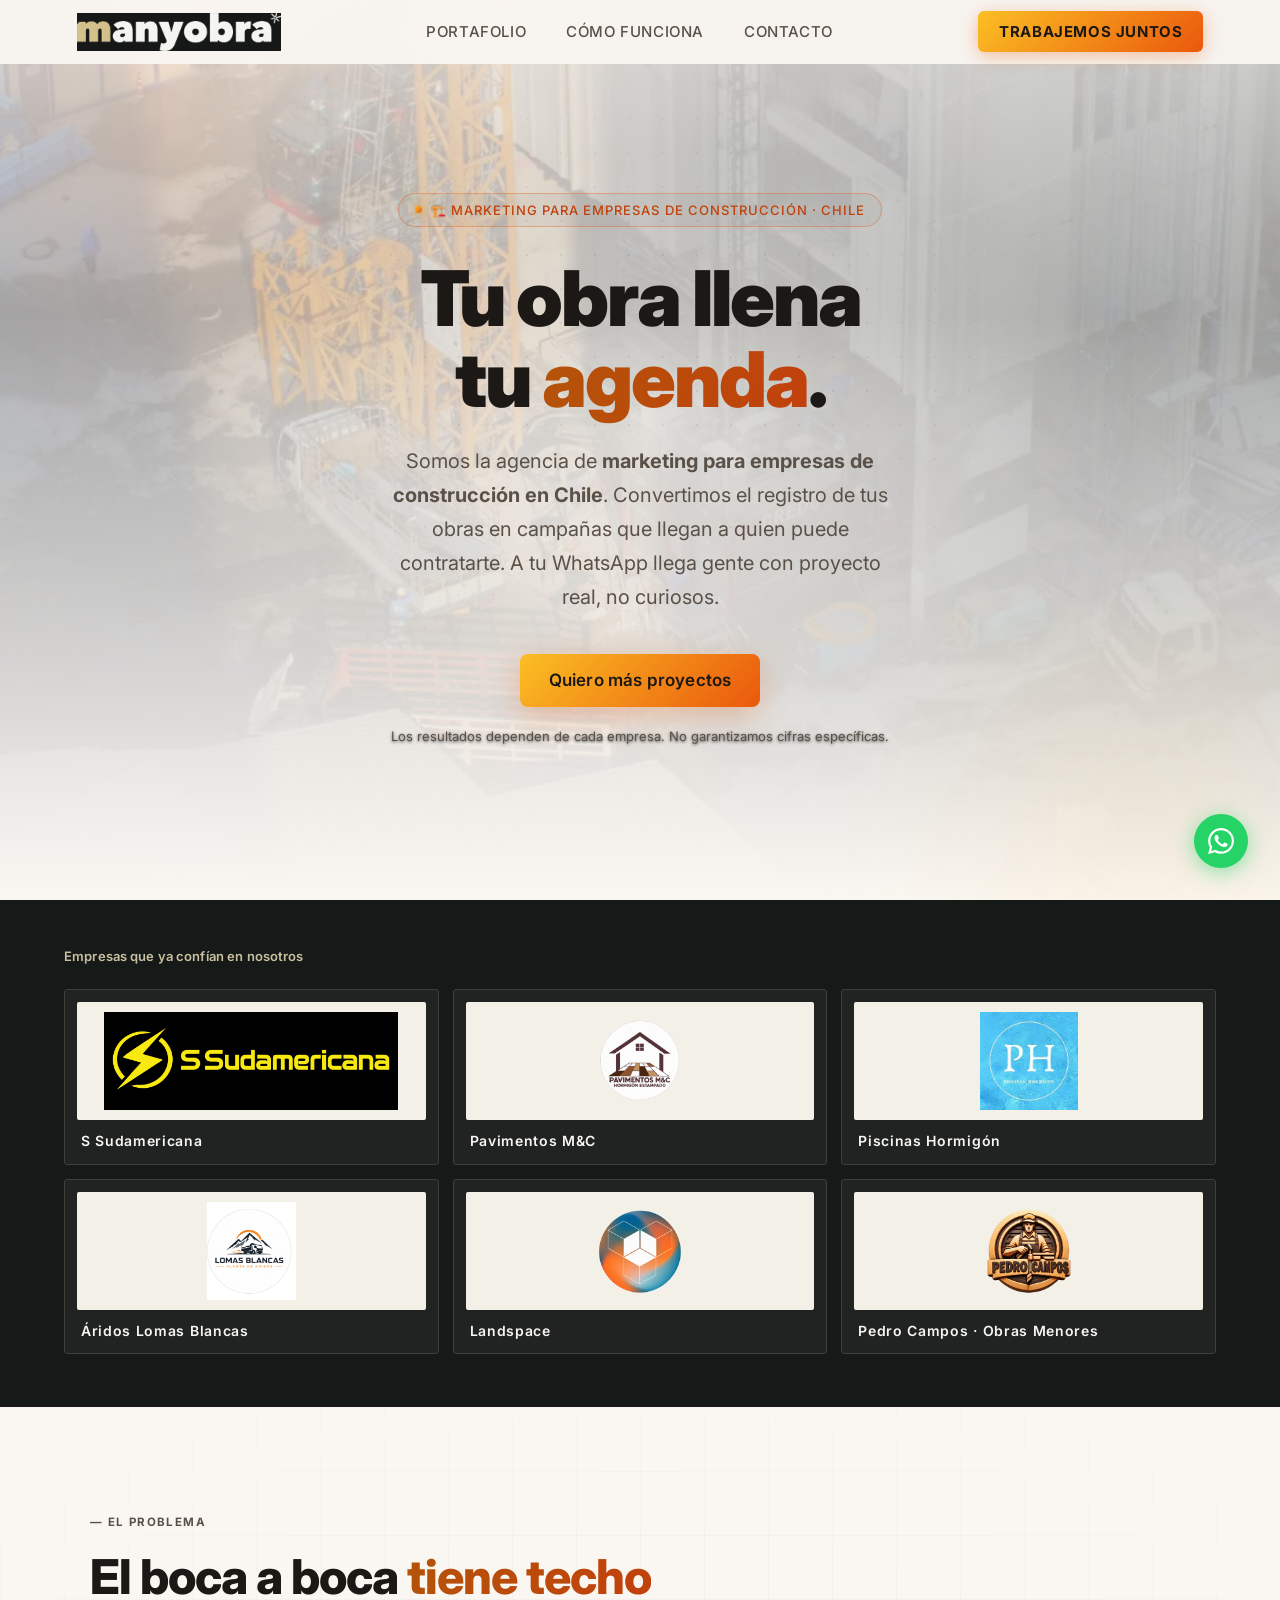
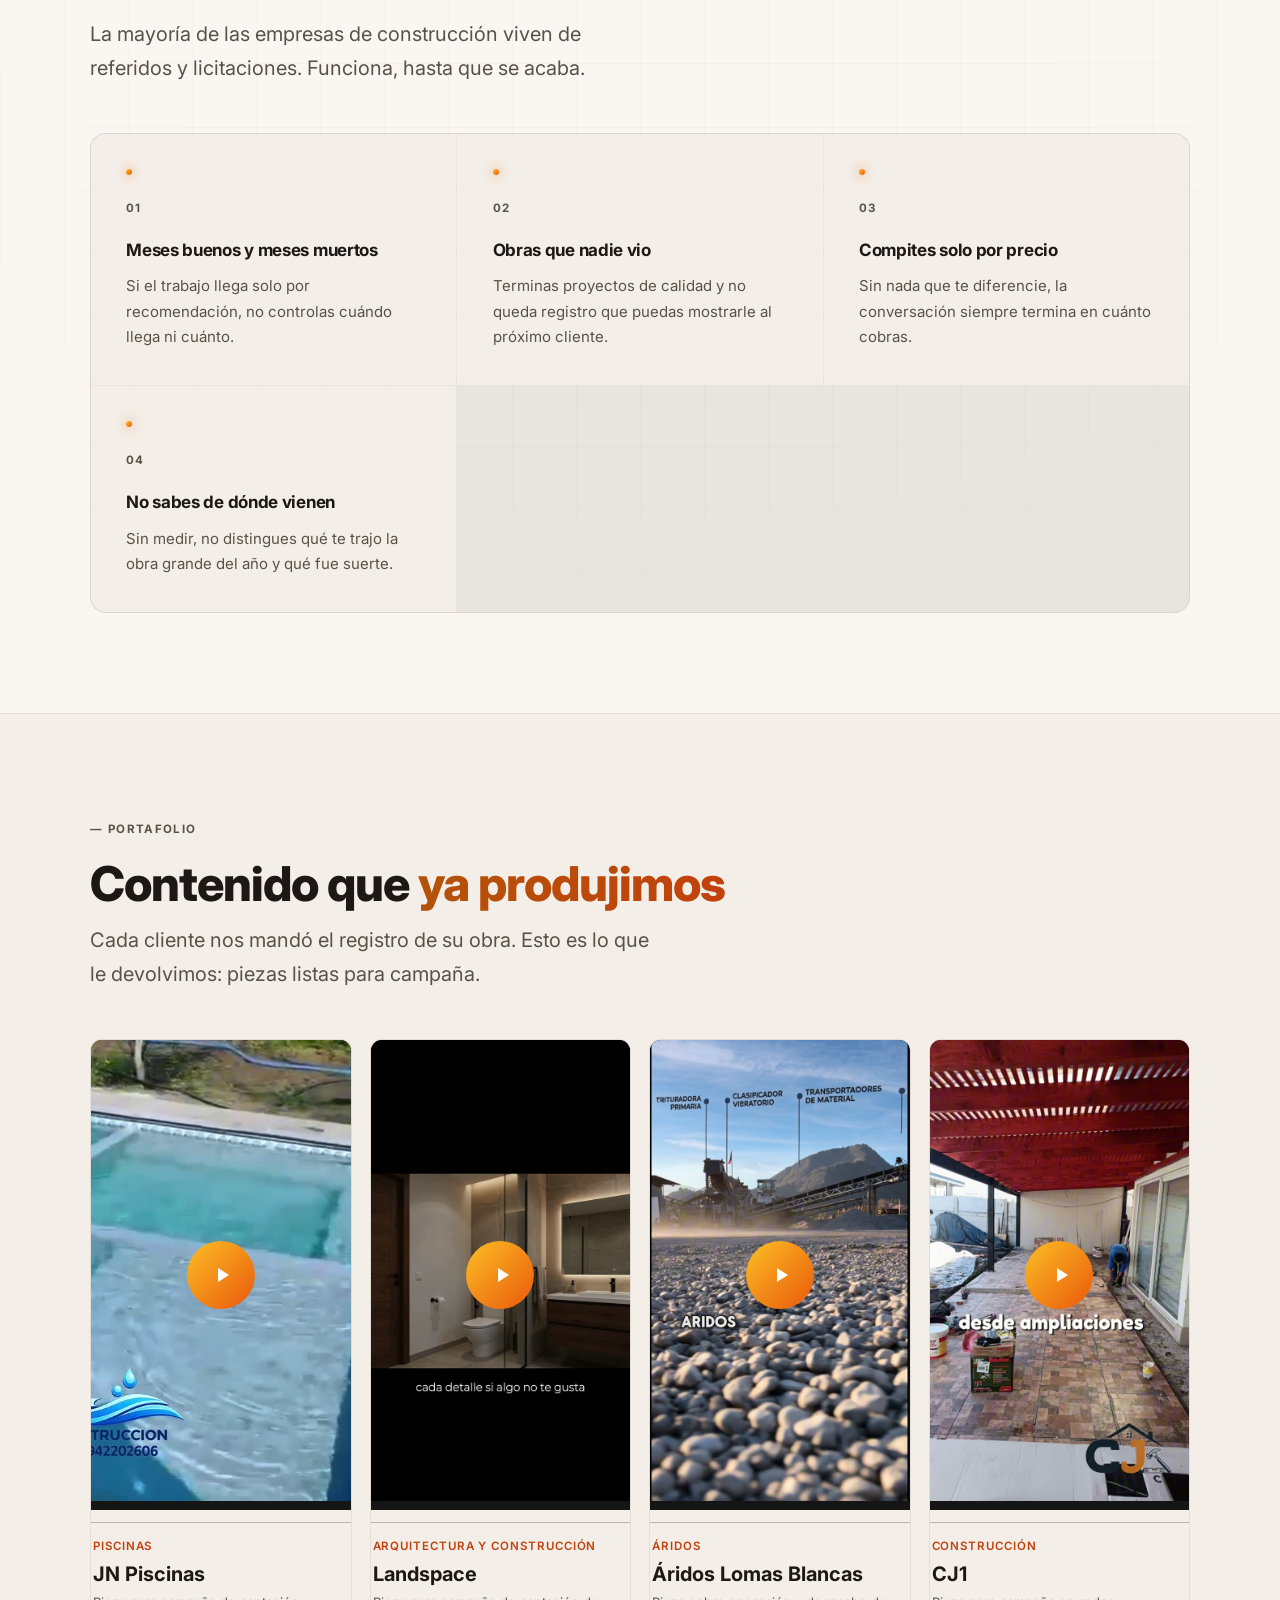
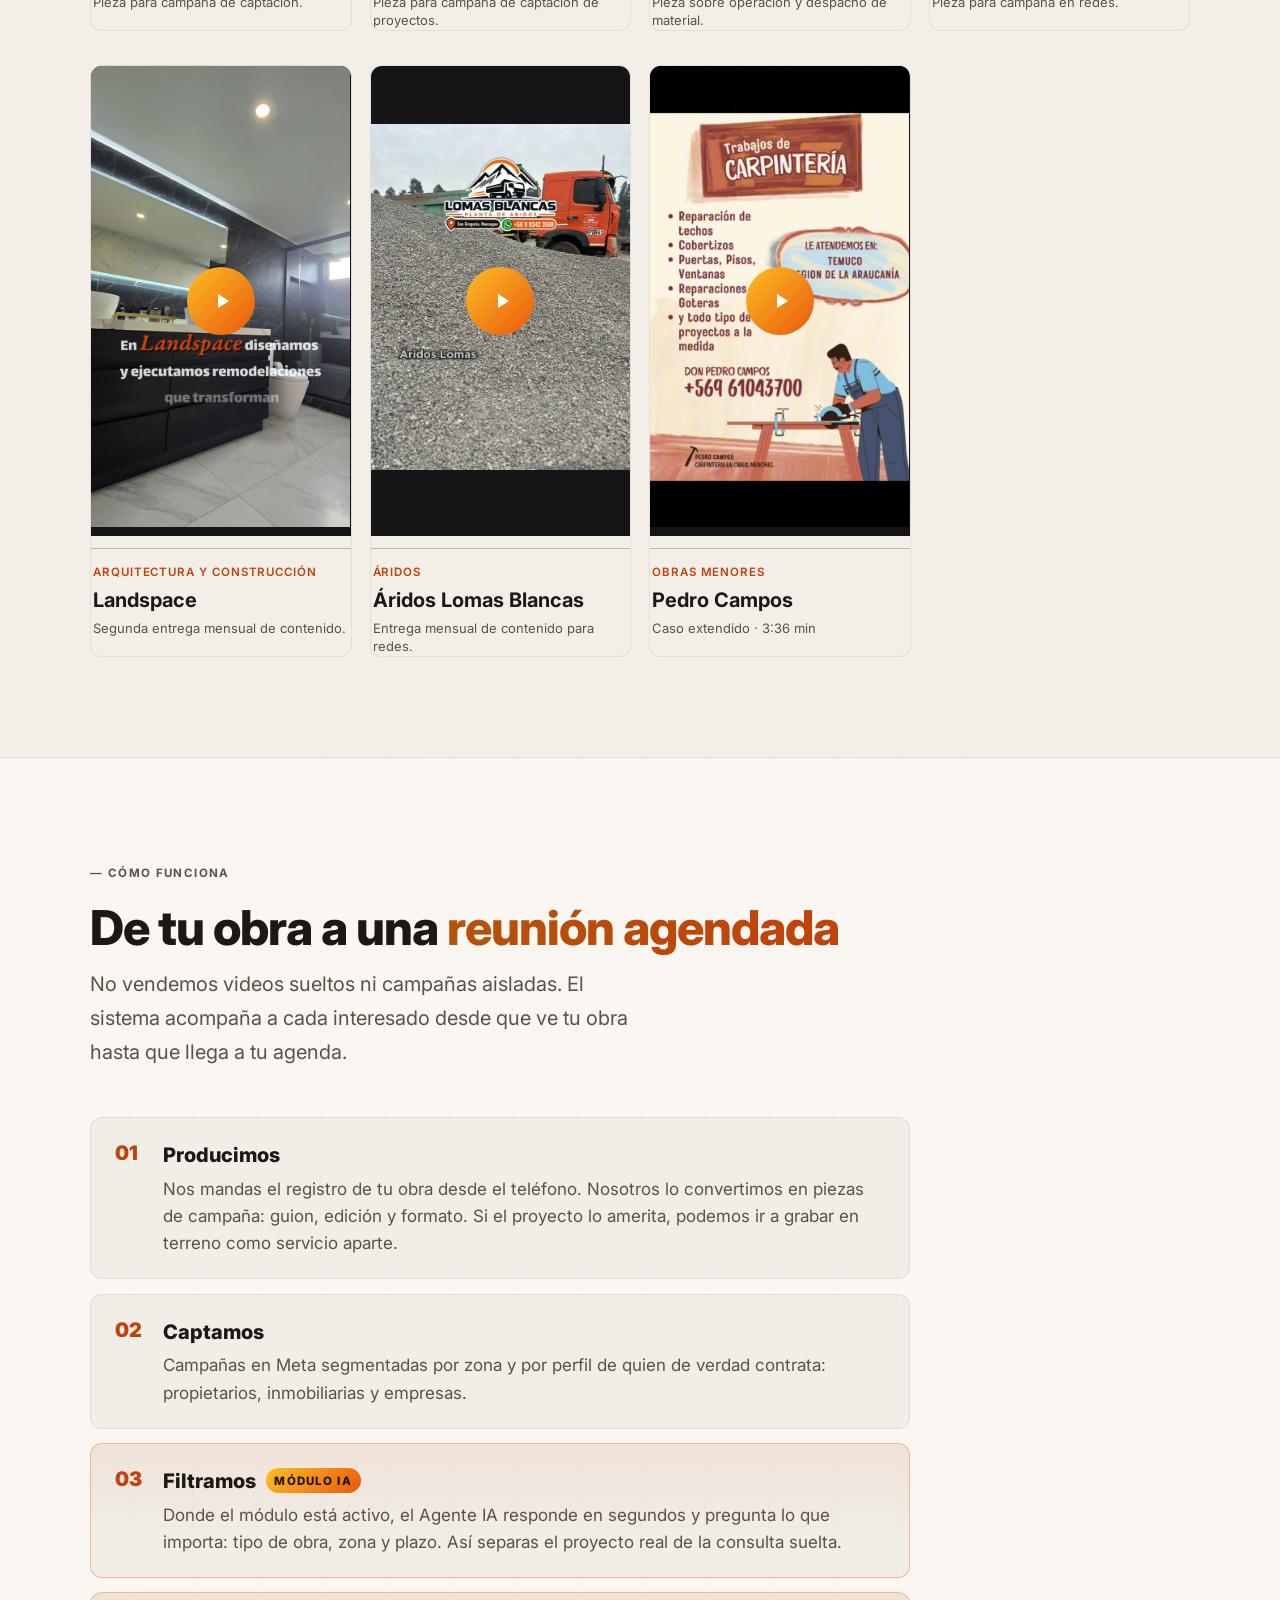
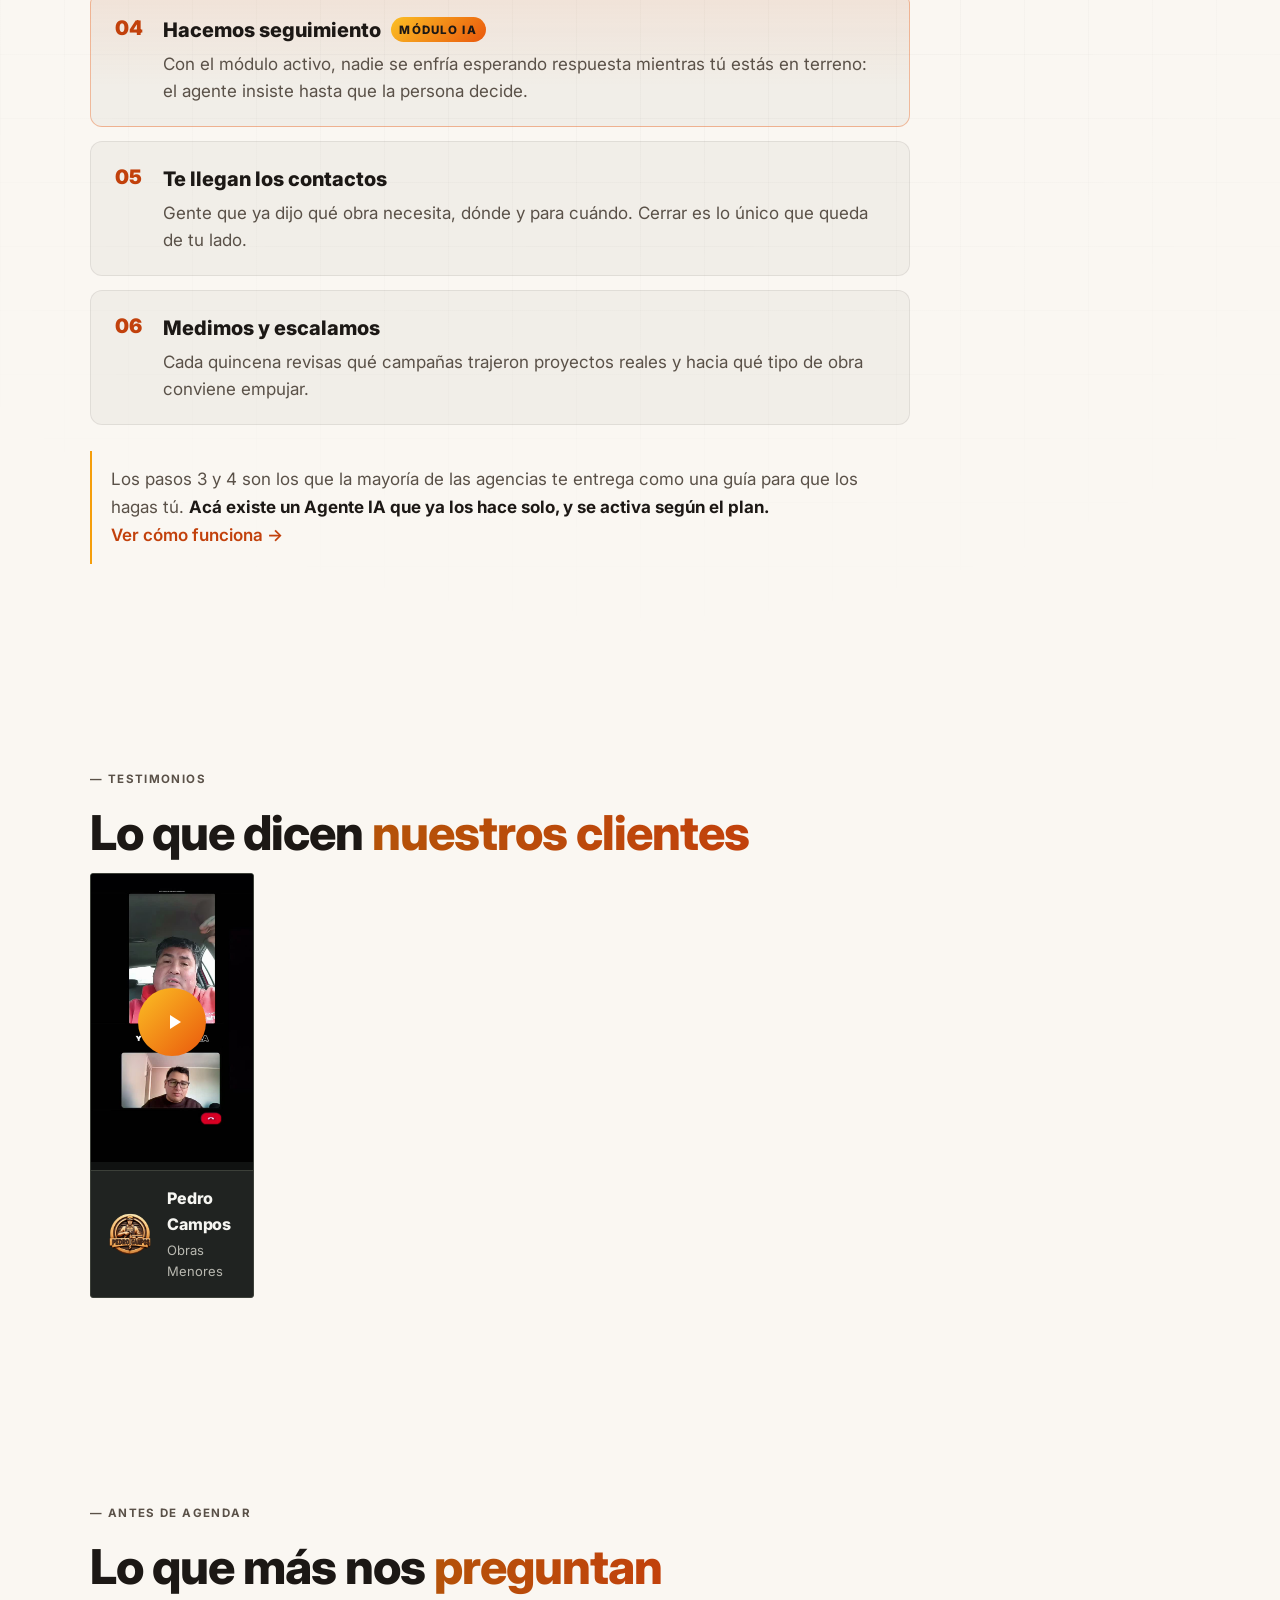
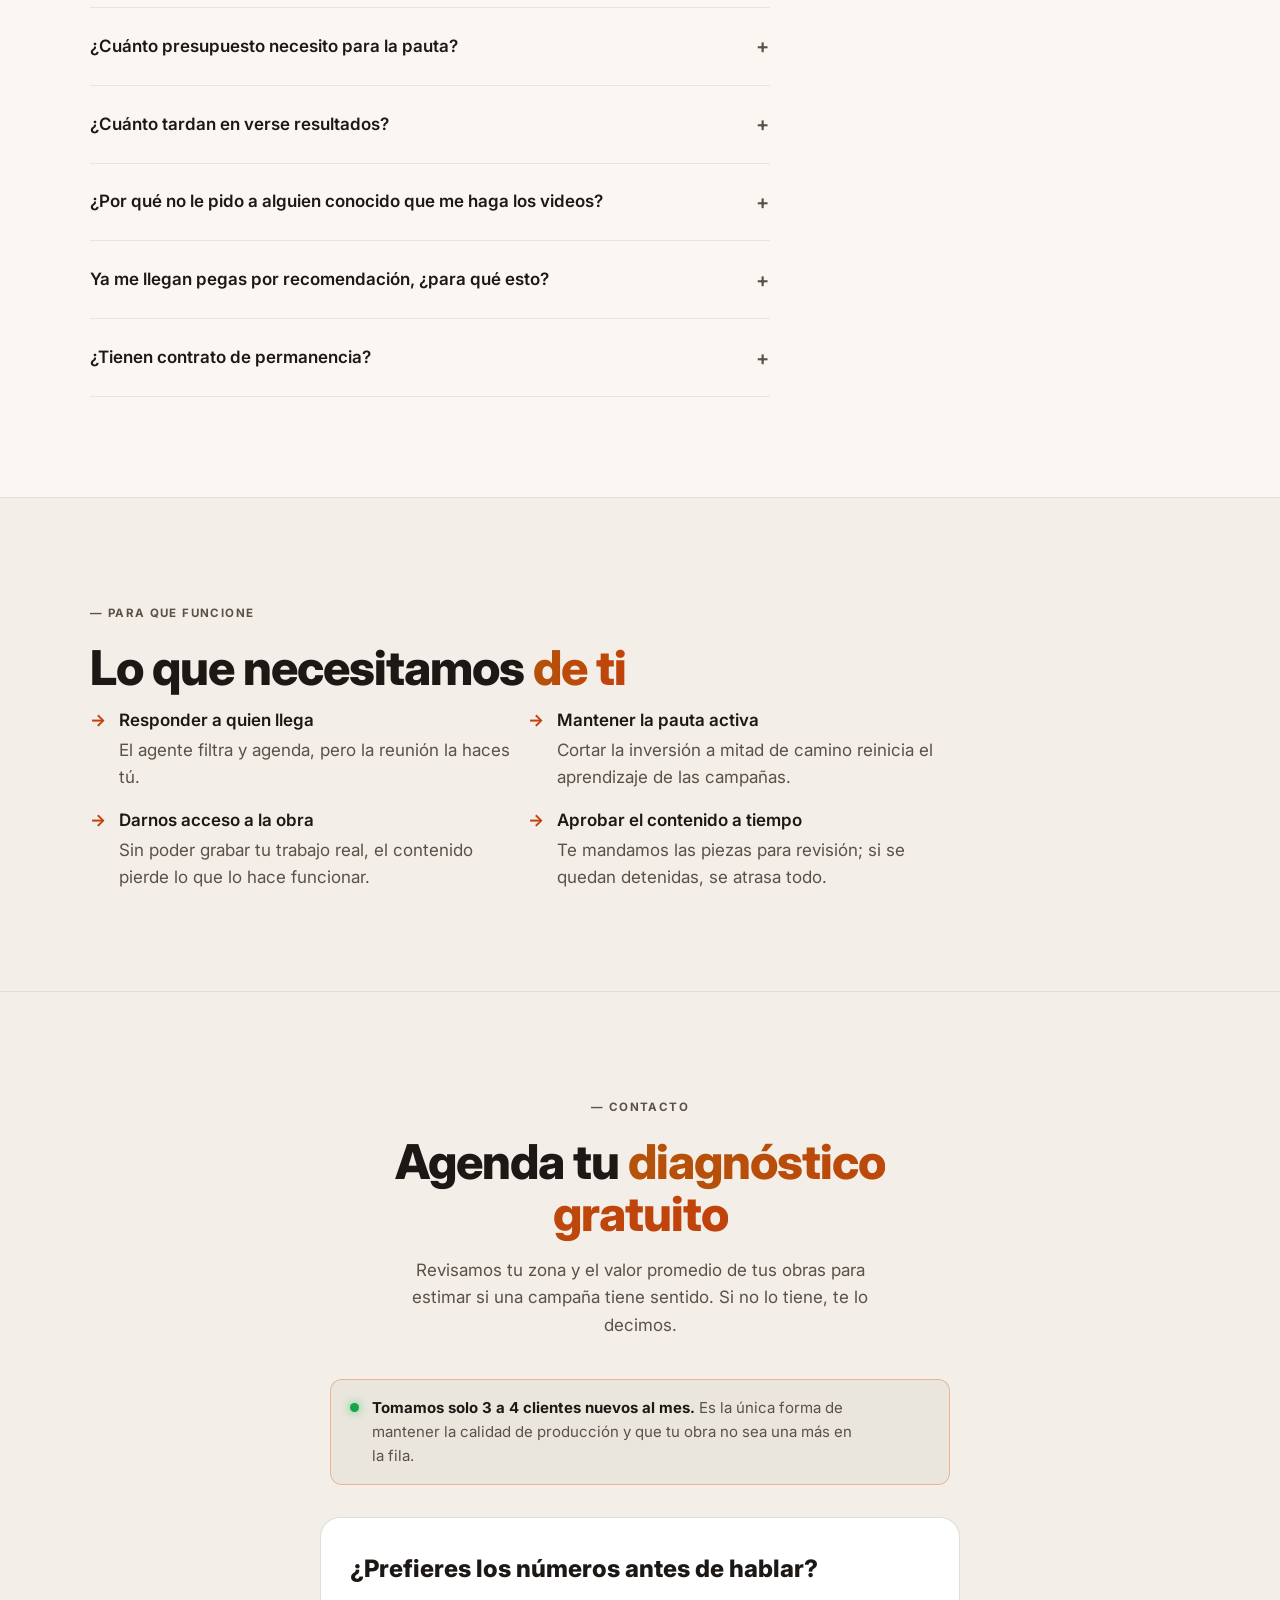
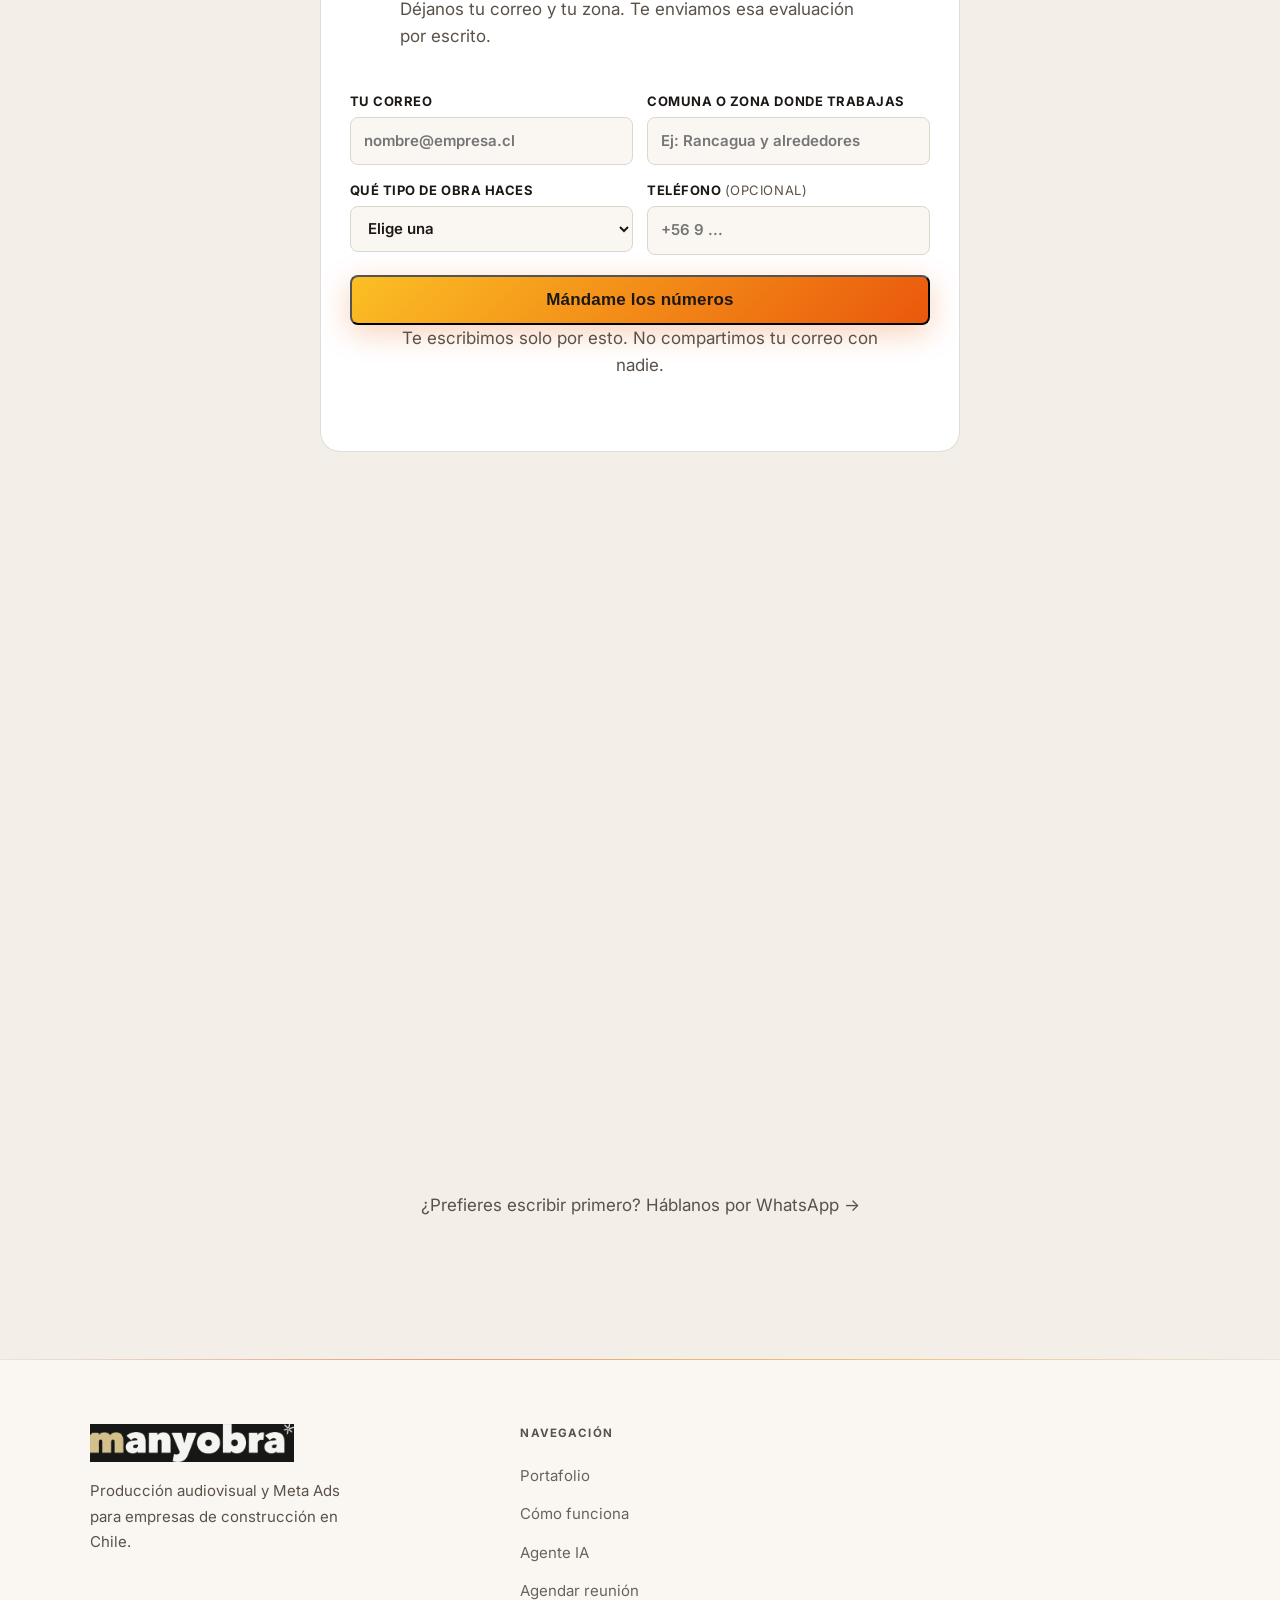
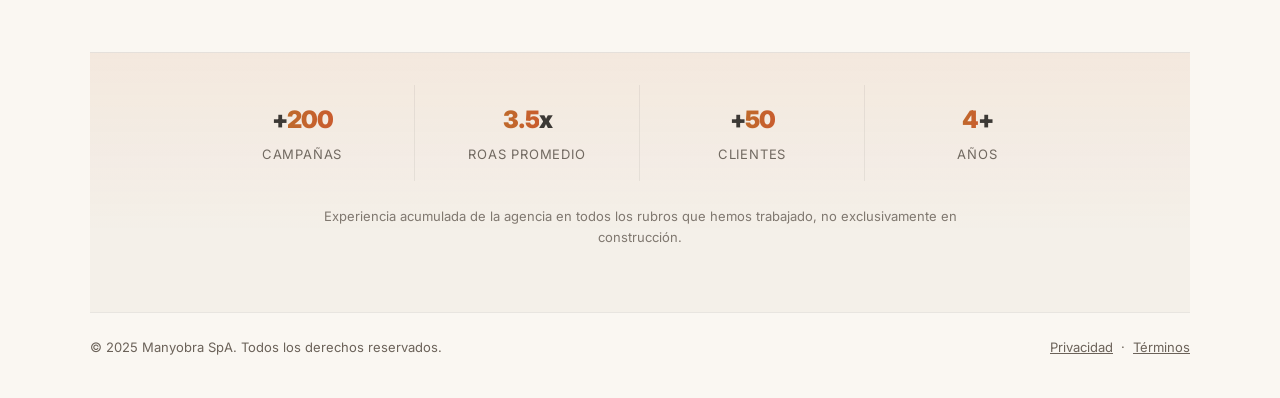
<file: index.html>
<!DOCTYPE html>
<html lang="es-CL" prefix="og: https://ogp.me/ns#">
<head>
  <meta charset="UTF-8" />
  <meta name="viewport" content="width=device-width, initial-scale=1.0" />

  <!-- Meta Pixel Code -->
  <script>
  !function(f,b,e,v,n,t,s)
  {if(f.fbq)return;n=f.fbq=function(){n.callMethod?
  n.callMethod.apply(n,arguments):n.queue.push(arguments)};
  if(!f._fbq)f._fbq=n;n.push=n;n.loaded=!0;n.version='2.0';
  n.queue=[];t=b.createElement(e);t.async=!0;
  t.src=v;s=b.getElementsByTagName(e)[0];
  s.parentNode.insertBefore(t,s)}(window, document,'script',
  'https://connect.facebook.net/en_US/fbevents.js');
  fbq('init', '956034103850677');
  fbq('track', 'PageView');
  </script>
  <noscript><img height="1" width="1" style="display:none"
  src="https://www.facebook.com/tr?id=956034103850677&ev=PageView&noscript=1"
  /></noscript>
  <!-- End Meta Pixel Code -->

  <!-- Google Analytics 4 -->
  <script async src="https://www.googletagmanager.com/gtag/js?id=G-G9JF1L3ZJD"></script>
  <script>
    window.dataLayer = window.dataLayer || [];
    function gtag(){dataLayer.push(arguments);}
    gtag('js', new Date());
    gtag('config', 'G-G9JF1L3ZJD');
  </script>


  <!-- ── PRIMARY SEO ── -->
  <title>Marketing para Empresas de Construcción en Chile | Manyobra</title>
  <meta name="description" content="Agencia de marketing y producción audiovisual para empresas de construcción en Chile. Convertimos el registro de tus obras en campañas de Meta Ads que traen proyectos. Agenda una reunión y armamos tu plan." />
  <meta name="keywords" content="marketing construccion chile, publicidad constructoras, meta ads constructoras, video obras construccion, produccion audiovisual construccion, marketing inmobiliario chile, ads contratistas" />
  <meta name="robots" content="index, follow, max-snippet:-1, max-image-preview:large, max-video-preview:-1" />
  <meta name="author" content="Sebastián – Manyobra" />
  <meta name="geo.region" content="CL" />
  <meta name="geo.placename" content="Chile" />
  <link rel="canonical" href="https://manyobra.cl/" />
  <link rel="alternate" hreflang="es-CL" href="https://manyobra.cl/" />
  <link rel="alternate" hreflang="x-default" href="https://manyobra.cl/" />

  <!-- ── OPEN GRAPH ── -->
  <meta property="og:type" content="website" />
  <meta property="og:url" content="https://manyobra.cl/" />
  <meta property="og:title" content="Marketing para Empresas de Construcción | Manyobra" />
  <meta property="og:description" content="Tu obra llena tu agenda. Convertimos el registro de tus obras en campañas que llegan a quien puede contratarte." />
  <meta property="og:image" content="https://manyobra.cl/og-manyobra.jpg" />
  <meta property="og:image:width" content="1200" />
  <meta property="og:image:height" content="630" />
  <meta property="og:image:alt" content="Manyobra – Marketing para empresas de construcción" />
  <meta property="og:site_name" content="Manyobra" />
  <meta property="og:locale" content="es_CL" />

  <!-- ── TWITTER CARD ── -->
  <meta name="twitter:card" content="summary" />
  <meta name="twitter:title" content="Marketing para Empresas de Construcción | Manyobra" />
  <meta name="twitter:description" content="Tu obra llena tu agenda. Convertimos el registro de tus obras en campañas que llegan a quien puede contratarte." />
  <meta name="twitter:image" content="https://manyobra.cl/og-manyobra.jpg" />

  <!-- ── SCHEMA.ORG JSON-LD ── -->
  <script type="application/ld+json">
{
  "@context": "https://schema.org",
  "@graph": [
    {
      "@type": "LocalBusiness",
      "@id": "https://manyobra.cl/#organization",
      "name": "Manyobra",
      "alternateName": "Manyobra SpA",
      "url": "https://manyobra.cl",
      "logo": "https://manyobra.cl/assets/marca/manyobra-hora-logotipo.png",
      "image": "https://manyobra.cl/og-manyobra.jpg",
      "description": "Agencia chilena de marketing y producción audiovisual para empresas de construcción: grabamos obras y gestionamos campañas de Meta Ads que traen proyectos para negocios en Chile.",
      "telephone": "+56956747949",
      "email": "contacto@manyobra.cl",
      "foundingDate": "2021",
      "priceRange": "$$",
      "currenciesAccepted": "CLP",
      "areaServed": {
        "@type": "Country",
        "name": "Chile"
      },
      "serviceType": [
        "Meta Ads",
        "Facebook Ads",
        "Instagram Ads",
        "Producción Audiovisual",
        "Bot de WhatsApp",
        "Retargeting",
        "Marketing Digital"
      ],
      "sameAs": [
        "https://www.instagram.com/manyobra.cl/"
      ],
      "contactPoint": {
        "@type": "ContactPoint",
        "telephone": "+56956747949",
        "contactType": "customer service",
        "availableLanguage": "Spanish",
        "contactOption": "TollFree"
      }
    },
    {
      "@type": "Person",
      "@id": "https://manyobra.cl/#founder",
      "name": "Sebastián",
      "jobTitle": "Fundador y Meta Ads Specialist",
      "description": "Especialista en Meta Ads y producción audiovisual con más de 4 años de experiencia, enfocado en empresas de construcción chilenas que quieren crecer con publicidad en Facebook e Instagram.",
      "url": "https://manyobra.cl",
      "sameAs": [
        "https://www.instagram.com/manyobra.cl/"
      ],
      "worksFor": {
        "@id": "https://manyobra.cl/#organization"
      },
      "knowsAbout": [
        "Meta Ads",
        "Facebook Ads",
        "Instagram Ads",
        "Producción Audiovisual",
        "WhatsApp Marketing",
        "Marketing Digital"
      ]
    },
    {
      "@type": "WebSite",
      "@id": "https://manyobra.cl/#website",
      "url": "https://manyobra.cl",
      "name": "Manyobra",
      "description": "Marketing y producción audiovisual para empresas de construcción en Chile",
      "publisher": {
        "@id": "https://manyobra.cl/#organization"
      },
      "inLanguage": "es-CL"
    },
    {
      "@type": "WebPage",
      "@id": "https://manyobra.cl/#webpage",
      "url": "https://manyobra.cl",
      "name": "Marketing para Empresas de Construcción en Chile | Manyobra",
      "description": "Convertimos el registro de tus obras en campañas que traen proyectos. Para constructoras, contratistas e inmobiliarias.",
      "isPartOf": {
        "@id": "https://manyobra.cl/#website"
      },
      "about": {
        "@id": "https://manyobra.cl/#organization"
      },
      "inLanguage": "es-CL"
    },
    {
      "@type": "FAQPage",
      "@id": "https://manyobra.cl/#faq",
      "mainEntity": [
        {
          "@type": "Question",
          "name": "¿Cuánto presupuesto necesito para la pauta?",
          "acceptedAnswer": {
            "@type": "Answer",
            "text": "La pauta se carga directamente a tu cuenta de Meta y no está incluida en el plan. Se puede partir desde $50.000 mensuales; recomendamos cerca de $150.000 para que las campañas tengan datos suficientes."
          }
        },
        {
          "@type": "Question",
          "name": "¿Cuánto tardan en verse resultados?",
          "acceptedAnswer": {
            "@type": "Answer",
            "text": "El algoritmo de Meta necesita entre 7 y 14 días para optimizar. Los primeros resultados concretos suelen verse al cierre del primer mes."
          }
        },
        {
          "@type": "Question",
          "name": "¿Por qué no le pido a alguien conocido que me haga los videos?",
          "acceptedAnswer": {
            "@type": "Answer",
            "text": "Puedes, y a veces sale bien. La diferencia no está en grabar: está en a quién se le muestra después. Nosotros armamos la pieza pensando en la campaña y la ponemos frente a gente que está buscando lo que tú haces, en tu zona. Un video bonito que no ve nadie no trae obras."
          }
        },
        {
          "@type": "Question",
          "name": "Ya me llegan pegas por recomendación, ¿para qué esto?",
          "acceptedAnswer": {
            "@type": "Answer",
            "text": "Por eso mismo. Esto no reemplaza el boca a boca, lo destapa: cuando el referido te busca y encuentra trabajo tuyo bien mostrado, llega convencido. Y en los meses en que las recomendaciones bajan, tienes algo funcionando que no depende de que alguien se acuerde de ti."
          }
        },
        {
          "@type": "Question",
          "name": "¿Tienen contrato de permanencia?",
          "acceptedAnswer": {
            "@type": "Answer",
            "text": "No. Trabajamos mes a mes, con aviso previo de 15 días. Nos quedamos porque los resultados hablan."
          }
        }
      ]
    },
    {
      "@type": "Service",
      "serviceType": "Meta Ads Management",
      "name": "Gestión de Campañas Meta Ads en Chile",
      "description": "Diseño y gestión de campañas en Facebook e Instagram enfocadas en captar proyectos para empresas de construcción chilenas.",
      "provider": {
        "@id": "https://manyobra.cl/#organization"
      },
      "areaServed": {
        "@type": "Country",
        "name": "Chile"
      },
      "offers": {
        "@type": "Offer",
        "priceCurrency": "CLP",
        "availability": "https://schema.org/InStock"
      }
    }
  ]
}
  </script>

  <!-- ── FONTS ── -->
  <link rel="preconnect" href="https://fonts.googleapis.com" />
  <link rel="preconnect" href="https://fonts.gstatic.com" crossorigin />
  <link href="https://fonts.googleapis.com/css2?family=Inter:wght@400..900&display=swap" rel="stylesheet" />

  <style>
    *, *::before, *::after { box-sizing: border-box; margin: 0; padding: 0; }

    :root {
      --black:   #FAF7F2;
      --white:   #1C1815;
      --grey1:   #F3EFE8;
      --grey2:   #FFFFFF;
      --grey3:   #EDE8E1;
      --grey4:   #DDD6CC;
      --grey5:   #6B6259;
      --muted:   #5A5148;
      --blue:    #C2410C;
      --blue-dim: rgba(245,158,11,0.16);
      --border:  rgba(28,24,21,0.08);
      --border2: rgba(28,24,21,0.14);
      --radius:  12px;
      --accent:     #F59E0B;
      --accent-2:   #EA580C;
      --accent-hi:  #C2410C;
      --accent-brd: rgba(234,88,12,0.35);
      --grad:       linear-gradient(135deg, #FBBF24 0%, #EA580C 100%);
      --grad-text:  linear-gradient(100deg, #B45309 0%, #C2410C 100%);
      --glow:       0 8px 30px rgba(234,88,12,0.28);
      --glass:      rgba(28,24,21,0.04);
      --glass-brd:  rgba(28,24,21,0.10);
      --radius-lg:  20px;
    --ink:  #1C1815;
      --bone: #FAF7F2;
      --concrete: #F3EFE8;
      --amber: #F59E0B;
      --orange: #EA580C;
  --steel: #1E3A5F;
      --t-label: 0.72rem;    /* 11.5px - SOLO mayuscula con tracking */
      --t-xs:    0.8125rem;  /* 13px - notas, legales */
      --t-sm:    0.9375rem;  /* 15px - secundario */
      --t-base:  1.0625rem;  /* 17px - CUERPO */
      --t-lg:    1.25rem;    /* 20px - bajadas */
      --t-xl:    1.5rem;     /* 24px - h3 */
      --t-2xl:   2rem;       /* 32px - cifras */
    }

    html { scroll-behavior: smooth; }
    body { font-family: 'Inter', sans-serif; font-size: var(--t-base); background: var(--black); color: var(--white); line-height: 1.6; -webkit-font-smoothing: antialiased; }

    /* ── SCROLLBAR ── */
    ::-webkit-scrollbar { width: 4px; }
    ::-webkit-scrollbar-track { background: var(--concrete); }
    ::-webkit-scrollbar-thumb { background: var(--grey4); border-radius: 2px; }

    /* ── NAV ── */
    nav {
      position: fixed; top: 0; left: 0; right: 0; z-index: 100;
      display: flex; align-items: center; justify-content: space-between;
      padding: 0 6%; height: 64px;
      background: rgba(250,247,242,0.92); backdrop-filter: blur(20px);
      border-bottom: 1px solid var(--border);
    }
    .nav-logo { display: flex; align-items: center; text-decoration: none; }
    .nav-logo img { height: 38px; width: auto; }
    .nav-links { display: flex; gap: 2.5rem; list-style: none; }
    .nav-links a { color: var(--muted); text-decoration: none; font-size: var(--t-sm); font-weight: 500; letter-spacing: .04em; text-transform: uppercase; transition: color .2s; }
    .nav-links a:hover { color: var(--white); }
    .nav-cta { background: var(--white); color: var(--black); padding: .55rem 1.3rem; border-radius: 6px; font-weight: 700; font-size: var(--t-sm); letter-spacing: .04em; text-transform: uppercase; text-decoration: none; transition: background .2s, transform .1s; }
    .nav-cta:hover { background: #E7E1D8; transform: translateY(-1px); }
    .hamburger { display: none; flex-direction: column; gap: 5px; cursor: pointer; }
    .hamburger span { display: block; width: 22px; height: 1.5px; background: var(--white); }

    /* ── HERO ── */
    .hero {
      min-height: 100vh; display: flex; align-items: center; justify-content: center;
      text-align: center; padding: 120px 6% 80px; position: relative; overflow: hidden;
    }
    .hero::after {
      content: ''; position: absolute; bottom: 0; left: 0; right: 0; height: 1px;
      background: var(--border);
    }
    .hero-inner { position: relative; z-index: 1; max-width: 900px; margin: 0 auto; }
    .hero-logo { margin: 0 auto 3rem; }
    .hero-logo img { width: 220px; height: auto; }
    .hero-tag {
      display: inline-block; border: 1px solid var(--border2);
      color: var(--muted); padding: .35rem 1rem; border-radius: 100px;
      font-size: var(--t-xs); font-weight: 500; letter-spacing: .08em; text-transform: uppercase;
      margin-bottom: 2rem;
    }
    h1 {
      font-size: clamp(2.4rem, 6vw, 5rem); font-weight: 900;
      line-height: 1.05; letter-spacing: -2px; margin-bottom: 1.5rem;
    }
    h1 em { font-style: normal; color: var(--blue); }
    .hero-sub {
      font-size: clamp(var(--t-base), 1.8vw, var(--t-lg)); color: var(--muted);
      max-width: 520px; margin: 0 auto 2.5rem; font-weight: 400; line-height: 1.7;
    }
    .hero-actions { display: flex; gap: .8rem; justify-content: center; flex-wrap: wrap; }
    .btn { display: inline-flex; align-items: center; gap: .5rem; padding: .8rem 1.8rem; border-radius: 8px; font-weight: 600; font-size: var(--t-base); text-decoration: none; transition: all .2s; letter-spacing: .01em; }
    .btn-white { background: var(--white); color: var(--black); }
    .btn-white:hover { background: #E7E1D8; transform: translateY(-2px); }
    .btn-outline { background: transparent; color: var(--white); border: 1px solid var(--border2); }
    .btn-outline:hover { border-color: rgba(28,24,21,0.35); background: rgba(28,24,21,0.04); }
    .btn-blue { background: var(--white); color: var(--black); }
    .btn-blue:hover { background: #E7E1D8; transform: translateY(-2px); }
    .hero-note { margin-top: 1.2rem; font-size: var(--t-xs); color: var(--muted); text-shadow: 0 1px 3px rgba(0,0,0,.7); }

    /* ── DIVIDER ── */
    .divider { height: 1px; background: var(--border); }

    /* ── STATS ── */
    .stats { padding: 4rem 6%; background: var(--grey1); }
    .stats-grid { max-width: 900px; margin: 0 auto; display: grid; grid-template-columns: repeat(4, 1fr); gap: 0; }
    .stat { text-align: center; padding: 1rem; border-right: 1px solid var(--border); }
    .stat:last-child { border-right: none; }
    .stat-n { font-size: var(--t-2xl); font-weight: 900; letter-spacing: -1px; }
    .stat-n .accent { color: var(--blue); }
    .stat-l { font-size: var(--t-xs); color: var(--muted); margin-top: .25rem; text-transform: uppercase; letter-spacing: .06em; }

    /* ── SECTIONS ── */
    section { padding: 100px 6%; }
    .sec-inner { max-width: 1100px; margin: 0 auto; }
    .sec-tag { display: inline-block; font-size: var(--t-label); font-weight: 700; letter-spacing: .12em; text-transform: uppercase; color: var(--muted); margin-bottom: 1.2rem; }
    .sec-tag::before { content: '— '; }
    h2 { font-size: clamp(1.8rem, 4vw, 3rem); font-weight: 800; line-height: 1.1; letter-spacing: -1px; margin-bottom: .8rem; }
    h2 .accent { color: var(--blue); }
    .sec-sub { color: var(--muted); font-size: var(--t-lg); max-width: 560px; margin-bottom: 3rem; line-height: 1.7; }

    /* ── SERVICES ── */
    .services-sec { background: var(--grey1); }
    .svc-grid { display: grid; grid-template-columns: repeat(3, 1fr); gap: 1px; background: var(--border); border: 1px solid var(--border); border-radius: 16px; overflow: hidden; }
    .svc-card { background: var(--grey1); padding: 2.2rem; transition: background .2s; }
    .svc-card:hover { background: var(--grey2); }
    .svc-num { font-size: var(--t-label); font-weight: 700; color: var(--muted); letter-spacing: .1em; margin-bottom: 1.2rem; }
    .svc-card h3 { font-size: var(--t-base); font-weight: 700; margin-bottom: .6rem; letter-spacing: -.3px; }
    .svc-card p { font-size: var(--t-sm); color: var(--muted); line-height: 1.7; }
    .svc-dot { display: inline-block; width: 6px; height: 6px; border-radius: 50%; background: var(--blue); margin-bottom: 1rem; }

    /* ── PROCESS ── */
    .process-sec { background: var(--black); }
    .process-grid { display: grid; grid-template-columns: repeat(4, 1fr); gap: 2rem; }
    .process-step { border-top: 1px solid var(--border2); padding-top: 1.5rem; }
    .process-step:hover { border-color: var(--blue); }
    .p-num { font-size: var(--t-label); font-weight: 700; color: var(--blue); letter-spacing: .1em; margin-bottom: 1rem; }
    .process-step h3 { font-size: var(--t-base); font-weight: 700; margin-bottom: .5rem; }
    .process-step p { font-size: var(--t-sm); color: var(--muted); line-height: 1.7; }

    /* ── PROFILE (founder card, sin foto) ── */
    .profile-sec { background: var(--grey1); }
    .founder-card {
      position: relative; overflow: hidden;
      background: var(--glass); border: 1px solid var(--glass-brd);
      border-radius: var(--radius-lg); padding: 2.5rem;
     
      display: flex; flex-direction: column; gap: 2rem;
    }
    .founder-card::before { content: ''; position: absolute; top: 0; left: 0; right: 0; height: 2px; background: var(--grad); }
    .founder-head { display: flex; align-items: center; gap: 1.2rem; flex-wrap: wrap; }
    .founder-avatar {
      width: 64px; height: 64px; border-radius: 50%; flex-shrink: 0;
      background: var(--grad); color: var(--ink); font-size: var(--t-xl); font-weight: 900;
      display: flex; align-items: center; justify-content: center;
      box-shadow: 0 6px 24px rgba(234,88,12,0.4);
    }
    .founder-cols { display: grid; grid-template-columns: 1.5fr 1fr; gap: 3rem; align-items: start; }
    .founder-side { display: flex; flex-direction: column; gap: 1.5rem; }
    .profile-role { font-size: var(--t-xs); font-weight: 600; letter-spacing: .1em; text-transform: uppercase; color: var(--muted); }
    .profile-name { font-size: clamp(1.6rem, 3vw, 2.2rem); font-weight: 900; letter-spacing: -1px; line-height: 1.1; }
    .profile-name .accent { color: var(--blue); }
    .profile-bio { font-size: var(--t-base); color: var(--muted); line-height: 1.8; }
    .profile-bio + .profile-bio { margin-top: 1rem; }
    .profile-nums { display: grid; grid-template-columns: repeat(3, 1fr); gap: 1.5rem; }
    .pn { border-top: 1px solid var(--border2); padding-top: 1rem; }
    .pn-val { font-size: var(--t-xl); font-weight: 900; letter-spacing: -1px; }
    .pn-lbl { font-size: var(--t-xs); color: var(--muted); margin-top: .2rem; text-transform: uppercase; letter-spacing: .06em; }
    .profile-tags { display: flex; flex-wrap: wrap; gap: .5rem; }
    .ptag { background: transparent; border: 1px solid var(--border2); color: var(--muted); padding: .3rem .8rem; border-radius: 100px; font-size: var(--t-xs); font-weight: 500; }
    .profile-socials { display: flex; gap: .8rem; flex-wrap: wrap; }
    .social-btn { display: flex; align-items: center; gap: .45rem; padding: .55rem 1.1rem; border-radius: 8px; text-decoration: none; font-size: var(--t-sm); font-weight: 600; border: 1px solid var(--border2); color: var(--muted); transition: all .2s; }
    .social-btn:hover { border-color: rgba(28,24,21,0.25); color: var(--white); }
    .social-btn svg { width: 14px; height: 14px; fill: currentColor; }

    /* ── TESTIMONIALS ── */
    .testi-sec { background: var(--concrete); background: var(--black); }
    .testi-tabs { display: flex; gap: 0; border: 1px solid var(--border); border-radius: 8px; overflow: hidden; width: fit-content; margin-bottom: 3rem; }
    .testi-tab { padding: .55rem 1.4rem; font-size: var(--t-xs); font-weight: 600; letter-spacing: .06em; text-transform: uppercase; background: transparent; color: var(--muted); border: none; cursor: pointer; transition: all .2s; border-right: 1px solid var(--border); }
    .testi-tab:last-child { border-right: none; }
    .testi-tab.active { background: var(--white); color: var(--black); }
    .testi-panel { display: none; }
    .testi-panel.active { display: block; }

    /* Video grid */
    .video-grid { display: grid; grid-template-columns: repeat(2, 1fr); gap: 2rem; }
    .video-card {
      background: var(--grey1); border: 1px solid var(--border); border-radius: var(--radius);
      overflow: hidden; transition: border-color .2s, transform .2s;
    }
    .video-card:hover { border-color: var(--border2); transform: translateY(-4px); }
    .video-wrap { position: relative; aspect-ratio: 16/9; background: var(--grey2); }
    .video-wrap video { width: 100%; height: 100%; object-fit: cover; }
    .video-play {
      position: absolute; inset: 0; display: flex; align-items: center; justify-content: center;
      background: rgba(0,0,0,0.4); cursor: pointer; transition: background .2s;
    }
    .video-play:hover { background: rgba(0,0,0,0.2); }
    .play-btn { width: 68px; height: 68px; border-radius: 50%; background: var(--white); display: flex; align-items: center; justify-content: center; }
    .play-btn svg { width: 24px; height: 24px; fill: var(--black); margin-left: 3px; }
    .video-info { padding: 1.6rem; }
    .video-info .client-name { font-size: var(--t-lg); font-weight: 800; margin-bottom: .35rem; letter-spacing: -.01em; }
    .video-info .client-biz { font-size: var(--t-base); color: var(--muted); }
    .stars { display: flex; gap: 3px; margin-bottom: .7rem; }
    .stars span { color: var(--blue); font-size: var(--t-lg); }

    /* Image grid */
    .img-grid { display: grid; grid-template-columns: repeat(auto-fill, minmax(280px, 1fr)); gap: 1.5rem; }
    .img-card { background: var(--grey1); border: 1px solid var(--border); border-radius: var(--radius); overflow: hidden; transition: border-color .2s, transform .2s; }
    .img-card:hover { border-color: var(--border2); transform: translateY(-3px); }
    .img-wrap { aspect-ratio: 4/3; overflow: hidden; background: var(--grey2); }
    .img-wrap img { width: 100%; height: 100%; object-fit: cover; transition: transform .4s; }
    .img-card:hover .img-wrap img { transform: scale(1.04); }
    .img-info { padding: 1.2rem; }
    .img-quote { font-size: var(--t-sm); color: var(--muted); line-height: 1.65; font-style: italic; margin-bottom: .8rem; }
    .img-quote::before { content: '"'; color: var(--blue); font-size: var(--t-lg); font-style: normal; }

    /* Audio grid */
    .audio-grid { display: grid; grid-template-columns: repeat(auto-fill, minmax(300px, 1fr)); gap: 1rem; }
    .audio-card { background: var(--grey1); border: 1px solid var(--border); border-radius: var(--radius); padding: 1.4rem; transition: border-color .2s; }
    .audio-card:hover { border-color: var(--border2); }
    .audio-header { display: flex; align-items: center; gap: 1rem; margin-bottom: 1rem; }
    .audio-avatar { width: 44px; height: 44px; border-radius: 50%; background: var(--grey3); border: 1px solid var(--border); display: flex; align-items: center; justify-content: center; font-size: var(--t-lg); flex-shrink: 0; overflow: hidden; }
    .audio-avatar img { width: 100%; height: 100%; object-fit: cover; }
    .audio-name { font-size: var(--t-sm); font-weight: 700; }
    .audio-biz { font-size: var(--t-xs); color: var(--muted); }
    .audio-player { display: flex; align-items: center; gap: .8rem; }
    .audio-play-btn { width: 36px; height: 36px; border-radius: 50%; background: var(--white); border: none; cursor: pointer; display: flex; align-items: center; justify-content: center; flex-shrink: 0; transition: background .2s, transform .1s; }
    .audio-play-btn:hover { background: #E7E1D8; transform: scale(1.05); }
    .audio-play-btn svg { width: 12px; height: 12px; fill: var(--black); margin-left: 2px; }
    .audio-play-btn.playing svg.play-icon { display: none; }
    .audio-play-btn .pause-icon { display: none; }
    .audio-play-btn.playing .pause-icon { display: block; }
    .audio-progress { flex: 1; display: flex; flex-direction: column; gap: .4rem; }
    .progress-bar-wrap { width: 100%; height: 3px; background: var(--grey4); border-radius: 2px; cursor: pointer; }
    .progress-bar-fill { height: 100%; background: var(--white); border-radius: 2px; width: 0%; transition: width .1s; }
    .audio-time { font-size: var(--t-label); color: var(--muted); }
    .testi-empty { text-align: center; padding: 4rem 2rem; color: var(--muted); border: 1px dashed var(--border2); border-radius: var(--radius); }
    .testi-empty p { font-size: var(--t-sm); line-height: 1.7; }
    .testi-empty strong { color: var(--white); }

    /* ── WHY ── */
    .why-sec { background: var(--grey1); }
    .why-grid { display: grid; grid-template-columns: repeat(2, 1fr); gap: 1px; background: var(--border); border: 1px solid var(--border); border-radius: 16px; overflow: hidden; }
    .why-item { background: var(--grey1); padding: 2.5rem; transition: background .2s; }
    .why-item:hover { background: var(--grey2); }
    .why-icon { font-size: var(--t-xl); margin-bottom: 1rem; }
    .why-item h3 { font-size: var(--t-base); font-weight: 700; margin-bottom: .5rem; }
    .why-item p { font-size: var(--t-sm); color: var(--muted); line-height: 1.7; }

    /* ── FAQ ── */
    .faq-sec { background: var(--black); }
    .faq-list { max-width: 680px; display: flex; flex-direction: column; }
    details { border-bottom: 1px solid var(--border); }
    details:first-child { border-top: 1px solid var(--border); }
    summary { padding: 1.4rem 0; font-size: var(--t-base); font-weight: 600; cursor: pointer; list-style: none; display: flex; justify-content: space-between; align-items: center; gap: 1rem; transition: color .2s; }
    summary::-webkit-details-marker { display: none; }
    summary::after { content: '+'; font-size: var(--t-lg); color: var(--muted); transition: transform .2s, color .2s; min-width: 16px; text-align: center; }
    details[open] summary { color: var(--blue); }
    details[open] summary::after { transform: rotate(45deg); color: var(--blue); }
    .faq-body { padding: 0 0 1.4rem; color: var(--muted); font-size: var(--t-sm); line-height: 1.75; }

    /* ── CTA ── */
    .cta-sec { background: var(--grey1); text-align: center; }
    .cta-sec h2 { max-width: 600px; margin: 0 auto 1rem; }
    .cta-sec p { color: var(--muted); font-size: var(--t-base); max-width: 480px; margin: 0 auto 2.5rem; }
    .contact-form { max-width: 540px; margin: 0 auto; display: flex; flex-direction: column; gap: .9rem; text-align: left; }
    .form-row { display: grid; grid-template-columns: 1fr 1fr; gap: .9rem; }
    .form-group { display: flex; flex-direction: column; gap: .4rem; }
    label { font-size: var(--t-xs); font-weight: 600; color: var(--muted); letter-spacing: .04em; text-transform: uppercase; }
    input, select, textarea { background: var(--grey2); border: 1px solid var(--border2); border-radius: 8px; padding: .75rem 1rem; color: var(--white); font-family: inherit; font-size: var(--t-base); outline: none; transition: border-color .2s; }
    input:focus, select:focus, textarea:focus { border-color: rgba(28,24,21,0.3); }
    select option { background: var(--grey2); }
    textarea { resize: vertical; min-height: 100px; }
    .form-footer { font-size: var(--t-xs); color: var(--grey5); text-align: center; line-height: 1.6; }
    .form-footer a { color: var(--muted); text-decoration: none; }
    .form-footer a:hover { color: var(--white); }
    .btn-submit { background: var(--white); color: var(--black); border: none; padding: .85rem; border-radius: 8px; font-weight: 700; font-size: var(--t-base); cursor: pointer; width: 100%; transition: background .2s; letter-spacing: .02em; }
    .btn-submit:hover { background: #E7E1D8; }

    /* ── FOOTER ── */
    footer { background: var(--black); border-top: 1px solid var(--border); padding: 4rem 6% 2.5rem; }
    .footer-inner { max-width: 1100px; margin: 0 auto; }
    .footer-top { display: grid; grid-template-columns: 2fr 1fr 1fr 1fr; gap: 3rem; margin-bottom: 3rem; }
    .footer-brand { display: flex; flex-direction: column; gap: 1rem; }
    .footer-brand p { font-size: var(--t-sm); color: var(--muted); line-height: 1.7; max-width: 260px; }
    .footer-col h4 { font-size: var(--t-label); font-weight: 700; letter-spacing: .1em; text-transform: uppercase; color: var(--muted); margin-bottom: 1.2rem; }
    .footer-col ul { list-style: none; display: flex; flex-direction: column; gap: .7rem; }
    .footer-col a { color: var(--grey5); text-decoration: none; font-size: var(--t-sm); transition: color .2s; }
    .footer-col a:hover { color: var(--white); }
    .footer-bottom { border-top: 1px solid var(--border); padding-top: 1.5rem; display: flex; justify-content: space-between; align-items: center; flex-wrap: wrap; gap: 1rem; }
    .footer-bottom p { font-size: var(--t-xs); color: var(--grey5); }
    .footer-bottom a { color: var(--grey5); text-decoration: none; font-size: var(--t-xs); }
    .footer-bottom a:hover { color: var(--white); }

    /* ── WA FLOAT ── */
    .wa-float { position: fixed; bottom: 2rem; right: 2rem; z-index: 500; width: 54px; height: 54px; border-radius: 50%; background: #25D366; display: flex; align-items: center; justify-content: center; text-decoration: none; box-shadow: 0 4px 20px rgba(37,211,102,0.4); transition: transform .2s, box-shadow .2s; }
    .wa-float:hover { transform: scale(1.1); box-shadow: 0 6px 30px rgba(37,211,102,0.55); }
    .wa-float svg { width: 26px; height: 26px; fill: #fff; }
    .wa-tip { position: absolute; right: 66px; top: 50%; transform: translateY(-50%); background: var(--grey2); border: 1px solid var(--border2); color: var(--white); padding: .4rem .85rem; border-radius: 6px; font-size: var(--t-xs); font-weight: 600; white-space: nowrap; opacity: 0; pointer-events: none; transition: opacity .2s; }
    .wa-float:hover .wa-tip { opacity: 1; }

    /* ── MODALS ── */
    .modal-overlay { display: none; position: fixed; inset: 0; z-index: 1000; background: rgba(0,0,0,0.85); backdrop-filter: blur(6px); align-items: flex-start; justify-content: center; overflow-y: auto; padding: 40px 16px; }
    .modal-overlay.active { display: flex; }
    .modal { background: var(--grey1); border: 1px solid var(--border2); border-radius: 16px; max-width: 720px; width: 100%; padding: 2.5rem; position: relative; }
    .modal-close { position: absolute; top: 1.2rem; right: 1.2rem; background: var(--grey3); border: none; width: 34px; height: 34px; border-radius: 50%; cursor: pointer; color: var(--muted); font-size: var(--t-base); display: flex; align-items: center; justify-content: center; transition: background .2s, color .2s; }
    .modal-close:hover { background: var(--grey4); color: var(--white); }
    .modal h2 { font-size: var(--t-xl); font-weight: 800; margin-bottom: 1.5rem; }
    .modal h3 { font-size: var(--t-sm); font-weight: 700; margin: 1.5rem 0 .4rem; color: var(--white); }
    .modal p, .modal li { font-size: var(--t-sm); color: var(--muted); line-height: 1.8; }
    .modal ul { padding-left: 1.2rem; }
    .modal li { margin-bottom: .3rem; }
    .modal a { color: var(--blue); text-decoration: none; }

    /* ── TOAST ── */
    .toast { position: fixed; bottom: 2rem; left: 50%; transform: translateX(-50%) translateY(120%); z-index: 9999; background: var(--white); color: var(--black); padding: .85rem 1.5rem; border-radius: 8px; font-weight: 700; font-size: var(--t-sm); opacity: 0; transition: transform .3s, opacity .3s; box-shadow: 0 8px 32px rgba(0,0,0,0.5); white-space: nowrap; }
    .toast.show { transform: translateX(-50%) translateY(0); opacity: 1; }

    /* ── SUBTLE GLOW ── */
    .svc-dot {
      box-shadow: 0 0 6px rgba(28,24,21,0.5);
    }
    .process-step:hover {
      box-shadow: 0 -2px 0 0 var(--white);
    }
    .progress-bar-fill {
      box-shadow: 0 0 6px rgba(28,24,21,0.4);
    }
    .wa-float {
      box-shadow: 0 4px 20px rgba(37,211,102,0.5);
    }
    .wa-float:hover {
      box-shadow: 0 6px 30px rgba(37,211,102,0.7);
    }

    /* ── RESPONSIVE ── */
    @media (max-width: 1024px) {
      .svc-grid { grid-template-columns: repeat(2, 1fr); }
      .founder-cols { grid-template-columns: 1fr; gap: 2rem; }
      .lp-grid { grid-template-columns: 1fr; max-width: 560px; margin: 0 auto; }
      .lp-card.popular { transform: none; }
    }
    @media (max-width: 768px) {
      .nav-links, .nav-cta { display: none; }
      .hamburger { display: flex; }
      .nav-links.open { display: flex; flex-direction: column; position: absolute; top: 64px; left: 0; right: 0; background: var(--grey1); border-bottom: 1px solid var(--border); padding: 1.5rem 6%; gap: 1.2rem; }
      .stats-grid { grid-template-columns: repeat(2, 1fr); }
      .stat { border-right: none; border-bottom: 1px solid var(--border); }
      .stat:nth-child(odd) { border-right: 1px solid var(--border); }
      .video-grid { grid-template-columns: 1fr; }
      .svc-grid { grid-template-columns: 1fr; }
      .process-grid { grid-template-columns: 1fr 1fr; }
      .why-grid { grid-template-columns: 1fr; }
      .footer-top { grid-template-columns: 1fr; gap: 2rem; }
      .form-row { grid-template-columns: 1fr; }
      .profile-nums { grid-template-columns: 1fr 1fr; }
      .lp-banner { flex-direction: column; align-items: flex-start; }
      .lp-banner-right { width: 100%; justify-content: space-between; }
      .founder-card { padding: 1.8rem; }
    }
    @media (max-width: 480px) {
      .process-grid { grid-template-columns: 1fr; }
      .footer-bottom { flex-direction: column; text-align: center; }
      .profile-nums { grid-template-columns: 1fr; }
    }

    /* ══════════ DESIGN V2 — DARK PREMIUM ══════════ */
    ::selection { background: rgba(234,88,12,0.35); }

    /* texto gradiente en palabras clave */
    h1 em, h2 .accent, .stat-n .accent, .profile-name .accent, .pn-val {
      background: var(--grad-text);
      -webkit-background-clip: text; background-clip: text;
      -webkit-text-fill-color: transparent;
    }

    /* nav */
    .nav-links a { position: relative; }
    .nav-links a::after {
      content: ''; position: absolute; left: 0; bottom: -6px; width: 100%; height: 2px;
      background: var(--grad); border-radius: 2px;
      transform: scaleX(0); transform-origin: left; transition: transform .25s;
    }
    .nav-links a:hover::after { transform: scaleX(1); }
    .nav-cta { background: var(--grad); color: var(--ink); box-shadow: 0 4px 18px rgba(234,88,12,0.35); }
    .nav-cta:hover { background: var(--grad); filter: brightness(1.12); box-shadow: 0 6px 26px rgba(124,58,237,0.45); transform: translateY(-1px); }

    /* hero: orbs + textura */
    .hero-bg { position: absolute; inset: 0; pointer-events: none; overflow: hidden; }
    .hero-bg::before {
      content: ''; position: absolute; width: 560px; height: 560px; border-radius: 50%;
      top: -160px; left: -120px;
      background: radial-gradient(circle, rgba(234,88,12,0.30), transparent 65%);
      filter: blur(90px); animation: orbDrift 16s ease-in-out infinite alternate;
    }
    .hero-bg::after {
      content: ''; position: absolute; width: 520px; height: 520px; border-radius: 50%;
      bottom: -180px; right: -120px;
      background: radial-gradient(circle, rgba(245,158,11,0.24), transparent 65%);
      filter: blur(90px); animation: orbDrift 20s ease-in-out infinite alternate-reverse;
    }
    .hero-tex {
      position: absolute; inset: 0; pointer-events: none;
      background-image: radial-gradient(rgba(28,24,21,0.07) 1px, transparent 1px);
      background-size: 34px 34px;
      -webkit-mask-image: radial-gradient(ellipse 70% 60% at 50% 40%, #000 20%, transparent 70%);
      mask-image: radial-gradient(ellipse 70% 60% at 50% 40%, #000 20%, transparent 70%);
    }
    @keyframes orbDrift { from { transform: translate(0,0); } to { transform: translate(70px,50px); } }
    .hero-tag {
      background: var(--glass); border-color: var(--accent-brd); color: var(--blue);
      display: inline-flex; align-items: center; gap: .5rem;
    }
    .hero-tag::before {
      content: ''; width: 7px; height: 7px; border-radius: 50%;
      background: var(--grad); box-shadow: 0 0 10px var(--accent);
        }
    @keyframes tagPulse { 0%,100% { opacity: 1; } 50% { opacity: .35; } }
    .btn-grad { background: var(--grad); color: var(--ink); box-shadow: var(--glow); }
    .btn-grad:hover { transform: translateY(-2px); box-shadow: 0 10px 44px rgba(124,58,237,0.45); filter: brightness(1.08); }

    /* stats */
    .stats { background: linear-gradient(180deg, rgba(234,88,12,0.06), transparent 70%), var(--grey1); }
    .stat-n { font-size: var(--t-2xl); }

    /* cards / secciones */
    .svc-card:hover { background: var(--grey2); box-shadow: inset 0 1px 0 var(--accent-brd); }
    .svc-dot { background: var(--grad); box-shadow: 0 0 12px rgba(234,88,12,0.8); }
    .process-step:hover { box-shadow: 0 -2px 0 0 var(--accent); border-color: var(--accent-brd); }
    .why-icon {
      width: 46px; height: 46px; display: flex; align-items: center; justify-content: center;
      background: var(--blue-dim); border: 1px solid var(--accent-brd); border-radius: 12px;
      font-size: var(--t-xl); margin-bottom: 1.2rem;
    }
    .video-card:hover { border-color: var(--accent-brd); box-shadow: 0 12px 40px rgba(234,88,12,0.15); }
    .play-btn { background: var(--grad); }
    .play-btn svg { fill: #fff; }
    .testi-tab.active { background: var(--grad); color: var(--ink); }
    .stars span { color: #EA580C; }

    /* FAQ + form */
    details[open] { background: linear-gradient(90deg, rgba(234,88,12,0.06), transparent); }
    input:focus, select:focus, textarea:focus { border-color: var(--accent-brd); box-shadow: 0 0 0 3px var(--blue-dim); }
    .btn-submit { background: var(--grad); color: var(--ink); box-shadow: 0 6px 24px rgba(234,88,12,0.3); }
    .btn-submit:hover { background: var(--grad); filter: brightness(1.12); box-shadow: 0 8px 32px rgba(124,58,237,0.4); }

    /* ── PLANES (resumen en landing) ── */
    .planes-sec { background: var(--black); position: relative; overflow: hidden; }
    .planes-sec::before {
      content: ''; position: absolute; width: 640px; height: 640px; border-radius: 50%;
      top: -220px; right: -180px; pointer-events: none;
      background: radial-gradient(circle, rgba(245,158,11,0.14), transparent 65%);
      filter: blur(100px);
    }
    .lp-banner {
      position: relative; display: flex; align-items: center; justify-content: space-between;
      gap: 1.5rem; flex-wrap: wrap;
      background: var(--glass); border: 1px solid var(--glass-brd); border-radius: var(--radius-lg);
      padding: 1.5rem 1.8rem; margin-bottom: 1.75rem;
     
    }
    .lp-banner-name { font-size: var(--t-lg); font-weight: 800; display: flex; align-items: center; gap: .6rem; flex-wrap: wrap; margin-bottom: .3rem; }
    .lp-tag {
      font-size: var(--t-label); font-weight: 700; letter-spacing: .08em; text-transform: uppercase;
      color: var(--blue); border: 1px solid var(--accent-brd); background: var(--blue-dim);
      border-radius: 100px; padding: .18rem .55rem;
    }
    .lp-banner-desc { font-size: var(--t-sm); color: var(--muted); max-width: 480px; }
    .lp-banner-right { display: flex; align-items: center; gap: 1.2rem; flex-wrap: wrap; }
    .lp-banner-price { font-size: var(--t-xl); font-weight: 900; letter-spacing: -1px; white-space: nowrap; }
    .lp-banner-price span { font-size: var(--t-label); color: var(--muted); font-weight: 500; margin-left: .15rem; }
    .lp-grid { display: grid; grid-template-columns: repeat(2, 1fr); gap: 1.25rem; align-items: stretch; max-width: 780px; margin: 0 auto; }
    .lp-card {
      position: relative; display: flex; flex-direction: column;
      background: var(--glass); border: 1px solid var(--glass-brd); border-radius: var(--radius-lg);
      padding: 2.2rem 1.6rem 2rem;
     
      transition: transform .25s, border-color .25s, box-shadow .25s;
    }
    .lp-card:hover { transform: translateY(-5px); border-color: var(--accent-brd); box-shadow: 0 16px 48px rgba(234,88,12,0.12); }
    .lp-card.popular {
      border: 1px solid transparent;
      background: linear-gradient(var(--grey2), var(--grey2)) padding-box, var(--grad) border-box;
      box-shadow: 0 12px 50px rgba(124,58,237,0.22);
    }
    .lp-card.popular:hover { transform: translateY(-5px); box-shadow: 0 18px 60px rgba(124,58,237,0.32); }
    .lp-badge {
      position: absolute; top: -12px; left: 50%; transform: translateX(-50%);
      background: var(--grad); color: var(--ink);
      font-size: var(--t-label); font-weight: 800; letter-spacing: .1em; text-transform: uppercase;
      padding: .28rem .8rem; border-radius: 100px; white-space: nowrap;
      box-shadow: 0 4px 16px rgba(234,88,12,0.4);
    }
    .lp-badge.ghost { background: var(--grey3); color: var(--blue); border: 1px solid var(--accent-brd); box-shadow: none; }
    .lp-name { font-size: var(--t-lg); font-weight: 800; margin-bottom: .35rem; }
    .lp-desc { font-size: var(--t-xs); color: var(--muted); line-height: 1.5; margin-bottom: 1.2rem; min-height: 2.2em; }
    .lp-price { display: flex; align-items: baseline; gap: .3rem; margin-bottom: 1.4rem; }
    .lp-price .n { font-size: var(--t-2xl); font-weight: 900; letter-spacing: -1.5px; line-height: 1; }
    .lp-price .p { font-size: var(--t-xs); color: var(--muted); }
    .lp-feats { list-style: none; display: flex; flex-direction: column; gap: .55rem; margin-bottom: 1.6rem; flex-grow: 1; }
    .lp-feats li { display: flex; gap: .55rem; align-items: flex-start; font-size: var(--t-sm); color: #5A5148; line-height: 1.45; }
    .lp-feats li::before {
      content: '✓'; flex-shrink: 0; width: 16px; height: 16px; margin-top: 1px;
      background: var(--blue-dim); border-radius: 50%;
      display: flex; align-items: center; justify-content: center;
      font-size: var(--t-label); color: var(--blue);
    }
    .lp-cta {
      display: block; text-align: center; padding: .75rem 1rem; border-radius: 8px;
      font-weight: 700; font-size: var(--t-sm); text-decoration: none; letter-spacing: .02em;
      transition: all .2s;
    }
    .lp-cta.ghost { background: transparent; color: var(--white); border: 1px solid var(--border2); }
    .lp-cta.ghost:hover { border-color: var(--accent-brd); background: var(--blue-dim); }
    .lp-cta.grad { background: var(--grad); color: var(--ink); box-shadow: 0 6px 20px rgba(234,88,12,0.35); }
    .lp-cta.grad:hover { filter: brightness(1.12); transform: translateY(-1px); }
    .planes-more { text-align: center; margin-top: 2.5rem; }
    .planes-more p { font-size: var(--t-xs); color: var(--muted); margin-top: .9rem; }

    /* tags + sociales con acento */
    .ptag:hover { border-color: var(--accent-brd); color: var(--blue); }
    .social-btn:hover { border-color: var(--accent-brd); color: var(--white); background: var(--blue-dim); }

    /* footer */
    footer { position: relative; }
    footer::before { content: ''; position: absolute; top: -1px; left: 0; right: 0; height: 1px; background: linear-gradient(90deg, transparent, rgba(234,88,12,0.5), rgba(245,158,11,0.5), transparent); }

    /* reveal on scroll (clases agregadas por JS — sin JS no se oculta nada) */
    .reveal { opacity: 0; transform: translateY(22px); transition: opacity .7s cubic-bezier(.16,1,.3,1), transform .7s cubic-bezier(.16,1,.3,1); }
    .reveal.visible { opacity: 1; transform: none; }
    @media (prefers-reduced-motion: reduce) {
      .reveal { opacity: 1; transform: none; transition: none; }
      .hero-bg::before, .hero-bg::after, .hero-tag::before { animation: none; }
    }
    @media print {
      .reveal { opacity: 1 !important; transform: none !important; }
      .hero-bg, .hero-tex { display: none !important; }
      h1 em, h2 .accent, .stat-n .accent, .profile-name .accent, .pn-val { background: none !important; -webkit-text-fill-color: initial !important; }
    }
  
    /* ── PORTAFOLIO DE REELS (formato vertical) ── */
    .reel-sec { background: var(--grey1); border-top: 1px solid var(--border); border-bottom: 1px solid var(--border); }
    .reel-grid { display: grid; grid-template-columns: repeat(auto-fill, minmax(230px, 1fr)); gap: 1.25rem; }
    .reel-grid .video-wrap { aspect-ratio: 9 / 16; }
    .reel-grid .video-info { padding: 1rem 1.1rem; }
    .reel-client { font-size: var(--t-base); font-weight: 700; margin-bottom: .15rem; }
    .reel-rubro { font-size: var(--t-label); color: var(--blue); text-transform: uppercase; letter-spacing: .08em; font-weight: 600; margin-bottom: .4rem; }
    .reel-desc { font-size: var(--t-xs); color: var(--muted); line-height: 1.5; }
    .reel-note { margin-top: 2rem; font-size: var(--t-xs); color: var(--grey5); text-align: center; }
    .stats-note { max-width: 720px; margin: 1.6rem auto 0; text-align: center; font-size: var(--t-xs); line-height: 1.6; color: var(--grey5); }

    /* ── ICONOS SVG (reemplazan a los emojis) ── */
    .why-icon { width: 30px; height: 30px; color: var(--blue); margin-bottom: 1rem; }
    .why-icon svg { width: 100%; height: 100%; display: block; }

    /* ── RETÍCULA DE PLANO (guiño al rubro, 0 archivos) ── */
    .services-sec, .why-sec { position: relative; }
    .services-sec::before, .why-sec::before {
      content: ''; position: absolute; inset: 0; pointer-events: none; z-index: 0;
      background-image:
        linear-gradient(rgba(28,24,21,.025) 1px, transparent 1px),
        linear-gradient(90deg, rgba(28,24,21,.025) 1px, transparent 1px);
      background-size: 64px 64px;
      mask-image: radial-gradient(ellipse 80% 60% at 50% 40%, #000 40%, transparent 100%);
      -webkit-mask-image: radial-gradient(ellipse 80% 60% at 50% 40%, #000 40%, transparent 100%);
    }
    .services-sec > *, .why-sec > * { position: relative; z-index: 1; }

    /* ── FOCO VISIBLE PARA TECLADO ── */
    a:focus-visible, button:focus-visible, summary:focus-visible, .video-play:focus-visible {
      outline: 2px solid var(--blue); outline-offset: 3px; border-radius: 4px;
    }

    /* ── El play del portafolio es interactivo: que se comporte como tal ── */
    .video-play { border: none; width: 100%; }

    /* ── VIDEO DE FONDO DEL HERO ── */
    .hero-video {
      position: absolute; inset: 0; width: 100%; height: 100%;
      object-fit: cover; z-index: 0; pointer-events: none;
      opacity: 1; filter: saturate(1.06);
    }
    /* El oscurecido va en CSS, no quemado en el archivo: el texto se lee aunque el video no cargue */
    /* El oscurecido se concentra detrás del texto, no sobre todo el cuadro:
       así la obra se ve y el titular igual tiene fondo sólido donde apoyarse. */
    .hero-scrim {
      position: absolute; inset: 0; z-index: 1; pointer-events: none;
      background:
        linear-gradient(180deg, rgba(250,247,242,.80) 0%, rgba(250,247,242,.58) 35%, rgba(250,247,242,.86) 80%, var(--bone) 100%),
    radial-gradient(ellipse 55% 45% at 50% 48%, rgba(250,247,242,.55), transparent 70%);
    }
    /* Los orbes no deben competir con la imagen */
    .hero .hero-bg::before, .hero .hero-bg::after { opacity: .45; }
    .hero-bg, .hero-tex { z-index: 2; }
    .hero-inner { position: relative; z-index: 3; }

    /* En móvil y con movimiento reducido: solo el póster, nunca el video */
    @media (max-width: 768px), (prefers-reduced-motion: reduce) {
      .hero-video { display: none; }
      .hero { background-image: url('/assets/hero.jpg'); background-size: cover; background-position: center; }
    }

    /* ── FRANJA DE CLIENTES ── */
    .clientes-strip { background: var(--black); border-bottom: 1px solid var(--border); padding: 2.4rem 6%; }
    .clientes-inner { max-width: 1100px; margin: 0 auto; text-align: center; }
    .clientes-label {
      font-size: var(--t-label); font-weight: 700; letter-spacing: .16em; text-transform: uppercase;
      color: var(--grey5); margin-bottom: 1.2rem;
    }
    .clientes-lista {
      display: flex; flex-wrap: wrap; justify-content: center; align-items: center;
      gap: .9rem 2.2rem; list-style: none; padding: 0; margin: 0;
    }
    .clientes-lista li {
      font-size: var(--t-base); font-weight: 700; letter-spacing: .04em;
      color: var(--muted); white-space: nowrap; transition: color .2s;
    }
    .clientes-lista li:hover { color: var(--white); }
    .clientes-lista li.client-logo {
      display: flex; flex: 1 1 145px; flex-direction: column; align-items: center;
      justify-content: center; gap: 8px; min-height: 140px; padding: 10px 14px;
      background: #202625; border: 1px solid #343a37; border-radius: 6px;
      color: #f1f2ef; text-align: center; white-space: normal;
    }
    .clientes-lista .client-logo--dark { background: #000; }
    .clientes-lista .client-logo--light { background: #f8f8f6; color: #232323; }
    .clientes-lista .client-logo img { display: block; max-width: 100%; max-height: 88px; object-fit: contain; }
    .clientes-lista .client-logo span { font-size: 13px; font-weight: 650; line-height: 1.2; }
    .clientes-lista li.client-logo::before { display: none; }
    .clientes-lista li + li::before {
      content: ''; display: inline-block; width: 4px; height: 4px; border-radius: 50%;
      background: var(--grey4); margin-right: 2.2rem; vertical-align: middle;
    }
    @media (max-width: 640px) {
      .clientes-lista { gap: .7rem 1.3rem; }
      .clientes-lista li { font-size: var(--t-sm); }
      .clientes-lista li + li::before { margin-right: 1.3rem; }
    }

    /* ── GARANTÍAS (portadas desde /planes/) ── */
    .guarantee-strip { background: var(--ink); color: var(--bone); border-top: 1px solid var(--border); padding: 60px 6%; }
    .guarantee-strip-inner { max-width: 900px; margin: 0 auto; }
    .guarantee-strip-inner h2 { color: var(--bone); font-size: var(--t-lg); font-weight: 800; margin-bottom: .4rem; }
    .guarantee-strip-inner p { font-size: var(--t-sm); color: rgba(250,247,242,.72); margin-bottom: 2rem; }
    .guarantee-strip-grid { display: grid; grid-template-columns: repeat(3, 1fr); gap: 1rem; }
    .gs-card { display: flex; align-items: flex-start; gap: .9rem; background: rgba(250,247,242,.06); border: 1px solid rgba(250,247,242,.14); border-radius: var(--radius); padding: 1.2rem; }
    .gs-icon { width: 22px; height: 22px; flex-shrink: 0; color: var(--amber); }
    .gs-icon svg { width: 100%; height: 100%; display: block; }
    .gs-title { color: var(--bone); font-size: var(--t-sm); font-weight: 700; margin-bottom: .3rem; }
    .gs-desc { font-size: var(--t-xs); color: rgba(250,247,242,.72); line-height: 1.5; }
    @media (max-width: 768px) { .guarantee-strip-grid { grid-template-columns: 1fr; } }

    /* ── SECCIÓN DE DOLOR ── */
    .dolor-sec { background: var(--black); }
    .dolor-sec .svc-card h3 { color: var(--white); }

    /* ── ESCASEZ JUNTO AL CTA ── */
    .cupos-home {
      display: flex; align-items: flex-start; gap: .8rem;
      max-width: 620px; margin: 0 auto 2rem;
      background: var(--glass); border: 1px solid var(--accent-brd);
      border-radius: var(--radius); padding: 1rem 1.2rem; text-align: left;
    }
    .cupos-home p { font-size: var(--t-sm); color: var(--muted); line-height: 1.6; margin: 0; }
    .cupos-home strong { color: var(--white); }
    .cupos-dot {
      width: 9px; height: 9px; border-radius: 50%; background: #16A34A; flex-shrink: 0;
      margin-top: .45rem; box-shadow: 0 0 10px rgba(34,197,94,.8);
      animation: cuposPulse 2.4s ease-in-out infinite;
    }
    @keyframes cuposPulse { 0%,100% { opacity: 1; } 50% { opacity: .35; } }

    /* Enlace dentro de una tarjeta de servicio */
    .svc-link { color: var(--blue); text-decoration: none; font-weight: 600; white-space: nowrap; }
    .svc-link:hover { text-decoration: underline; }

    /* ── BARRA FIJA EN MÓVIL ── */
    .cta-movil { display: none; }
    @media (max-width: 768px) {
      .cta-movil {
        display: flex; position: fixed; left: 0; right: 0; bottom: 0; z-index: 95;
        padding: .7rem 4.6rem .7rem 1rem;
        background: rgba(250,247,242,0.96); backdrop-filter: blur(12px);
        border-top: 1px solid var(--border2);
      }
      .cta-movil a {
        flex: 1; text-align: center; background: var(--grad); color: var(--ink);
        padding: .8rem 1rem; border-radius: 8px; font-weight: 700; font-size: var(--t-sm);
        text-decoration: none; box-shadow: 0 4px 18px rgba(234,88,12,.35);
      }
      /* el flotante de WhatsApp sube para no chocar con la barra */
      .wa-float { bottom: 4.6rem; }
      /* que la barra no tape el final de la página */
      body { padding-bottom: 4.2rem; }
    }
    @media (prefers-reduced-motion: reduce) { .cupos-dot { animation: none; } }

    /* ── EL SISTEMA (recorrido de 5 pasos) ── */
    .sistema-sec { background: var(--black); }
    .sistema-pasos { list-style: none; counter-reset: none; display: grid; gap: .9rem; max-width: 820px; margin: 0; padding: 0; }
    .sis-paso {
      display: grid; grid-template-columns: auto 1fr; gap: 1.2rem; align-items: start;
      background: var(--glass); border: 1px solid var(--border); border-radius: var(--radius);
      padding: 1.3rem 1.5rem; transition: border-color .2s;
    }
    .sis-paso:hover { border-color: var(--border2); }
    .sis-paso.destacado { border-color: var(--accent-brd); background: linear-gradient(180deg, rgba(234,88,12,.08), transparent 70%), var(--glass); }
    .sis-n { font-size: var(--t-lg); font-weight: 900; color: var(--blue); line-height: 1.4; min-width: 1.8rem; }
    .sis-paso h3 { font-size: var(--t-lg); font-weight: 800; margin-bottom: .3rem; display: flex; align-items: center; gap: .6rem; flex-wrap: wrap; }
    .sis-paso p { font-size: var(--t-base); color: var(--muted); line-height: 1.6; }
    .sis-tag {
      font-size: var(--t-label); font-weight: 800; letter-spacing: .1em; text-transform: uppercase;
      background: var(--grad); color: var(--ink); padding: .2rem .55rem; border-radius: 100px;
    }
    .sistema-nota {
      max-width: 820px; margin: 1.6rem 0 0;
      border-left: 2px solid var(--accent); padding: .9rem 0 .9rem 1.2rem;
    }
    .sistema-nota p { font-size: var(--t-base); color: var(--muted); line-height: 1.65; }
    .sistema-nota strong { color: var(--white); }

    /* ── LO QUE NECESITO DE TI ── */
    .condiciones-sec { background: var(--grey1); border-top: 1px solid var(--border); border-bottom: 1px solid var(--border); }
    .cond-grid { display: grid; grid-template-columns: repeat(2,1fr); gap: 1rem; max-width: 860px; }
    .cond-item { display: flex; gap: .8rem; align-items: flex-start; font-size: var(--t-base); line-height: 1.6; }
    .cond-item::before { content: '→'; color: var(--blue); font-weight: 700; flex-shrink: 0; }
    .cond-item span { color: var(--muted); }
    .cond-item b { color: var(--white); display: block; margin-bottom: .15rem; font-weight: 600; }
    @media (max-width: 768px) {
      .cond-grid { grid-template-columns: 1fr; }
      .sis-paso { grid-template-columns: 1fr; gap: .5rem; }
    }

/* Trayectoria al pie: informa a quien la busca, sin interrumpir el argumento */
.stats-footer { border-top: 1px solid var(--border); padding-top: 2rem; margin-top: 1rem; opacity: .85; }
.stats-footer .stat-n { font-size: var(--t-xl); }
.cuenta-obra { max-width: 480px; margin: .9rem auto 0; font-size: var(--t-base);
  color: var(--ink); font-weight: 600; }

/* ── Accesibilidad ── */
/* Los botones de play eran <div onclick>: sin foco, sin Enter, invisibles
   para un lector de pantalla. Ahora son <button> y necesitan reset visual. */
button.video-play { border: 0; background: none; padding: 0; font: inherit; cursor: pointer; }
.link-legal { border: 0; background: none; padding: 0; font: inherit; cursor: pointer;
  color: inherit; text-decoration: underline; }

/* Habia una sola regla :focus en 398. Quien navega con teclado no veia donde estaba. */
a:focus-visible, button:focus-visible, summary:focus-visible,
input:focus-visible, select:focus-visible, textarea:focus-visible, [tabindex]:focus-visible {
  outline: 3px solid var(--steel, #1E3A5F);
  outline-offset: 3px;
  border-radius: 4px;
}
/* Sobre la seccion oscura y sobre video el acero no se ve: se usa el ambar */
.guarantee-strip :focus-visible, .video-wrap :focus-visible { outline-color: var(--amber, #F59E0B); }

/* ── Diagnóstico por escrito ── */
.diag-box { max-width: 640px; margin: 0 auto 2.5rem; padding: 2rem 1.8rem;
  background: var(--grey2); border: 1px solid var(--border2);
  border-radius: var(--radius-lg); text-align: left; }
.diag-box h3 { font-size: var(--t-xl); font-weight: 800; margin-bottom: .5rem; }
.diag-sub { font-size: var(--t-sm); color: var(--muted); line-height: 1.6; margin-bottom: 1.4rem; }
.diag-fila { display: grid; grid-template-columns: 1fr 1fr; gap: .9rem; margin-bottom: .9rem; }
.diag-campo { display: flex; flex-direction: column; gap: .35rem; }
.diag-campo span { font-size: var(--t-xs); font-weight: 700; color: var(--ink); }
.diag-campo em { font-style: normal; font-weight: 400; color: var(--muted); }
.diag-campo input, .diag-campo select {
  padding: .7rem .8rem; border-radius: 8px; font: inherit; font-size: var(--t-sm);
  background: var(--bone); color: var(--ink); border: 1px solid var(--grey4); }
.diag-form .btn { width: 100%; justify-content: center; margin-top: .4rem; }
.diag-legal { font-size: var(--t-xs); color: var(--muted); text-align: center; margin-top: .8rem; }
/* Trampa para bots: fuera de pantalla, no display:none (algunos bots lo detectan) */
.trampa { position: absolute; left: -9999px; width: 1px; height: 1px; overflow: hidden; }
.diag-aviso { margin-top: 1rem; padding: .85rem 1rem; border-radius: 8px; font-size: var(--t-sm); }
.diag-aviso.ok    { background: rgba(22,163,74,.10); border: 1px solid rgba(22,163,74,.35); color: #15803D; }
.diag-aviso.error { background: rgba(234,88,12,.10); border: 1px solid var(--accent-brd); color: #9A3412; }
@media (max-width: 640px) { .diag-fila { grid-template-columns: 1fr; } }
  .nav-logo-image { display:block; width:204px; height:auto; background:#141817; }
  @media (max-width:560px) { .nav-logo-image { width:174px; } }
  .clientes-strip { padding:46px 5% 52px; background:#151918; }
  .clientes-inner { max-width:1180px; text-align:left; }
  .clientes-label { margin:0 0 22px; color:#c9c09f; font-size:13px; font-weight:600; letter-spacing:.01em; text-transform:none; }
  .clientes-lista { display:grid; grid-template-columns:repeat(3,minmax(0,1fr)); gap:14px; }
  .clientes-lista li.client-logo { display:flex; min-width:0; min-height:0; padding:12px; gap:0; flex-direction:column; background:#202321; border:1px solid #3c4039; border-radius:3px; color:#f6f6f2; white-space:normal; }
  .clientes-lista li.client-logo--dark,.clientes-lista li.client-logo--light { background:#202321; color:#f6f6f2; }
  .clientes-lista .client-logo img { box-sizing:border-box; display:block; width:100%; max-width:none; height:118px; max-height:none; padding:10px; background:#f3f0e8; border-radius:2px; object-fit:contain; }
  .clientes-lista .client-logo span { display:block; width:100%; padding:13px 4px 2px; color:#f6f6f2; font-size:14px; font-weight:600; text-align:left; }
  @media(max-width:700px) { .clientes-lista { grid-template-columns:repeat(2,minmax(0,1fr)); } }
  @media(max-width:420px) { .clientes-lista .client-logo img { height:94px; } .clientes-lista .client-logo span { font-size:12px; } }
  .reel-grid { grid-template-columns:repeat(4,minmax(0,1fr)); gap:34px 18px; }
  .reel-grid .video-wrap { aspect-ratio:9/16; background:#151515; }
  .reel-grid .video-wrap video { object-fit:contain; }
  .reel-grid .video-card:first-child .video-wrap video:not([controls]) { object-fit:cover; }
  .reel-grid .video-info { margin-top:12px; padding:14px 2px 0; border-top:1px solid #bdb7a8; }
  .reel-grid .reel-client { font-size:20px; line-height:1.2; }
  .reel-grid .reel-desc { margin-top:7px; line-height:1.45; }
  @media(max-width:1000px) { .reel-grid { grid-template-columns:repeat(3,minmax(0,1fr)); } }
  @media(max-width:700px) { .reel-grid { grid-template-columns:repeat(2,minmax(0,1fr)); gap:26px 12px; } }
  @media(max-width:430px) { .reel-grid { grid-template-columns:1fr; max-width:330px; margin-inline:auto; } }
  .testi-sec .video-grid { max-width:360px; }
  .testi-sec .video-card { background:#202321; border:1px solid #3c4039; border-radius:3px; }
  .testi-sec .video-wrap { aspect-ratio:9/16; background:#101211; }
  .testi-sec .video-wrap video { object-fit:contain; }
  .testi-sec .video-info { display:flex; align-items:center; gap:13px; padding:15px; border-top:1px solid #3c4039; }
  .testi-client-logo { width:48px; height:48px; flex:none; border-radius:50%; object-fit:cover; }
  .testi-sec .client-name { color:#f6f6f2; font-size:16px; margin:0 0 3px; }
  .testi-sec .client-biz { color:#b8b8b0; font-size:13px; }
</style>
  <link rel="icon" href="/assets/marca/manyobra-hora-isotipo.png" type="image/png" />
  <link rel="apple-touch-icon" href="/apple-touch-icon.png" />
  <meta name="theme-color" content="#FAF7F2" />
</head>
<body>

<!-- NAV -->
<nav id="navbar" role="navigation" aria-label="Navegación principal">
  <a href="#" class="nav-logo" aria-label="Manyobra – Inicio">
    <img class="nav-logo-image" src="/assets/marca/manyobra-hora-logotipo.png" alt="Manyobra" />
  </a>
  <ul class="nav-links" id="navLinks">
    <li><a href="#portafolio">Portafolio</a></li>
    <li><a href="#servicios">Cómo funciona</a></li>
    <li><a href="#contacto">Contacto</a></li>
  </ul>
  <a href="#contacto" class="nav-cta">Trabajemos juntos</a>
  <div class="hamburger" id="hamburger"><span></span><span></span><span></span></div>
</nav>

<!-- HERO -->
<header class="hero" role="banner">
  <video class="hero-video" data-src="/assets/hero.mp4" poster="/assets/hero.jpg"
         muted loop playsinline preload="none" aria-hidden="true"></video>
  <div class="hero-scrim" aria-hidden="true"></div>
  <div class="hero-bg" aria-hidden="true"></div>
  <div class="hero-tex" aria-hidden="true"></div>
  <div class="hero-inner">
    <div class="hero-tag">🏗️ Marketing para empresas de construcción · Chile</div>
    <h1>Tu obra llena<br/>tu <em>agenda</em>.</h1>
    <p class="hero-sub">Somos la agencia de <strong>marketing para empresas de construcción en Chile</strong>. Convertimos el registro de tus obras en campañas que llegan a quien puede contratarte. A tu WhatsApp llega gente con proyecto real, no curiosos.</p>
    <div class="hero-actions">
      <a href="#contacto" class="btn btn-grad">Quiero más proyectos</a>
    </div>
    <p class="hero-note">Los resultados dependen de cada empresa. No garantizamos cifras específicas.</p>
  </div>
</header>

<!-- CLIENTES -->
<section class="clientes-strip" aria-label="Clientes">
  <div class="clientes-inner">
    <div class="clientes-label">Empresas que ya confían en nosotros</div>
    <ul class="clientes-lista">
      <li class="client-logo client-logo--dark"><img src="/assets/marcas/s-sudamericana.webp" alt="Logo de S Sudamericana" loading="lazy"><span>S Sudamericana</span></li>
      <li class="client-logo client-logo--light"><img src="/assets/marcas/pavimentos-myc.png" alt="Logo de Pavimentos M&amp;C" loading="lazy"><span>Pavimentos M&amp;C</span></li>
      <li class="client-logo"><img src="/assets/marcas/piscinas-hormigon.jpg" alt="Logo de Piscinas Hormigón" loading="lazy"><span>Piscinas Hormigón</span></li>
      <li class="client-logo client-logo--light"><img src="/assets/marcas/aridos-lomas-blancas.png" alt="Logo de Áridos Lomas Blancas" loading="lazy"><span>Áridos Lomas Blancas</span></li>
      <li class="client-logo"><img src="/assets/marcas/landspace.png" alt="Logo de Landspace" loading="lazy"><span>Landspace</span></li>
      <li class="client-logo"><img src="/assets/marcas/pedro-campos.png" alt="Logo de Pedro Campos" loading="lazy"><span>Pedro Campos · Obras Menores</span></li>
    </ul>
  </div>
</section>

<!-- DOLOR -->
<section class="services-sec dolor-sec" aria-labelledby="dolor-titulo">
  <div class="sec-inner">
    <div class="sec-tag">El problema</div>
    <h2 id="dolor-titulo">El boca a boca <span class="accent">tiene techo</span></h2>
    <p class="sec-sub">La mayoría de las empresas de construcción viven de referidos y licitaciones. Funciona, hasta que se acaba.</p>
    <div class="svc-grid">
      <div class="svc-card"><div class="svc-dot"></div><div class="svc-num">01</div><h3>Meses buenos y meses muertos</h3><p>Si el trabajo llega solo por recomendación, no controlas cuándo llega ni cuánto.</p></div>
      <div class="svc-card"><div class="svc-dot"></div><div class="svc-num">02</div><h3>Obras que nadie vio</h3><p>Terminas proyectos de calidad y no queda registro que puedas mostrarle al próximo cliente.</p></div>
      <div class="svc-card"><div class="svc-dot"></div><div class="svc-num">03</div><h3>Compites solo por precio</h3><p>Sin nada que te diferencie, la conversación siempre termina en cuánto cobras.</p></div>
      <div class="svc-card"><div class="svc-dot"></div><div class="svc-num">04</div><h3>No sabes de dónde vienen</h3><p>Sin medir, no distingues qué te trajo la obra grande del año y qué fue suerte.</p></div>
    </div>
  </div>
</section>

<!-- PORTAFOLIO -->
<section class="reel-sec" id="portafolio">
  <div class="sec-inner">
    <div class="sec-tag">Portafolio</div>
    <h2>Contenido que <span class="accent">ya produjimos</span></h2>
    <p class="sec-sub">Cada cliente nos mandó el registro de su obra. Esto es lo que le devolvimos: piezas listas para campaña.</p>
    <div class="reel-grid">

      <!-- Para sumar una pieza: copia este bloque, cambia src, poster, cliente y rubro,
           y deja el .mp4 comprimido junto a su .jpg en testimonios/reels/ -->
      <div class="video-card">
        <div class="video-wrap">
          <video src="/testimonios/reels/jn-piscinas.mp4" data-poster="/testimonios/reels/jn-piscinas.jpg" preload="none" playsinline></video>
          <button type="button" class="video-play" onclick="playVideo(this)" aria-label="Reproducir video">
            <div class="play-btn"><svg viewBox="0 0 24 24"><path d="M8 5v14l11-7z"/></svg></div>
          </button>
        </div>
        <div class="video-info">
          <div class="reel-rubro">Piscinas</div>
          <div class="reel-client">JN Piscinas</div>
          <div class="reel-desc">Pieza para campaña de captación.</div>
        </div>
      </div>

      <div class="video-card">
        <div class="video-wrap">
          <video src="/testimonios/reels/landspace-1.mp4" data-poster="/testimonios/reels/landspace-1.jpg" preload="none" playsinline></video>
          <button type="button" class="video-play" onclick="playVideo(this)" aria-label="Reproducir video">
            <div class="play-btn"><svg viewBox="0 0 24 24"><path d="M8 5v14l11-7z"/></svg></div>
          </button>
        </div>
        <div class="video-info">
          <div class="reel-rubro">Arquitectura y construcción</div>
          <div class="reel-client">Landspace</div>
          <div class="reel-desc">Pieza para campaña de captación de proyectos.</div>
        </div>
      </div>

      <div class="video-card">
        <div class="video-wrap">
          <video src="/testimonios/reels/aridos-lomas.mp4" data-poster="/testimonios/reels/aridos-lomas.jpg" preload="none" playsinline></video>
          <button type="button" class="video-play" onclick="playVideo(this)" aria-label="Reproducir video">
            <div class="play-btn"><svg viewBox="0 0 24 24"><path d="M8 5v14l11-7z"/></svg></div>
          </button>
        </div>
        <div class="video-info">
          <div class="reel-rubro">Áridos</div>
          <div class="reel-client">Áridos Lomas Blancas</div>
          <div class="reel-desc">Pieza sobre operación y despacho de material.</div>
        </div>
      </div>

      <div class="video-card">
        <div class="video-wrap">
          <video src="/testimonios/reels/cj1.mp4" data-poster="/testimonios/reels/cj1.jpg" preload="none" playsinline></video>
          <button type="button" class="video-play" onclick="playVideo(this)" aria-label="Reproducir video">
            <div class="play-btn"><svg viewBox="0 0 24 24"><path d="M8 5v14l11-7z"/></svg></div>
          </button>
        </div>
        <div class="video-info">
          <div class="reel-rubro">Construcción</div>
          <div class="reel-client">CJ1</div>
          <div class="reel-desc">Pieza para campaña en redes.</div>
        </div>
      </div>

      <div class="video-card">
        <div class="video-wrap">
          <video src="/testimonios/reels/landspace-2.mp4" data-poster="/testimonios/reels/landspace-2.jpg" preload="none" playsinline></video>
          <button type="button" class="video-play" onclick="playVideo(this)" aria-label="Reproducir video">
            <div class="play-btn"><svg viewBox="0 0 24 24"><path d="M8 5v14l11-7z"/></svg></div>
          </button>
        </div>
        <div class="video-info">
          <div class="reel-rubro">Arquitectura y construcción</div>
          <div class="reel-client">Landspace</div>
          <div class="reel-desc">Segunda entrega mensual de contenido.</div>
        </div>
      </div>

      <div class="video-card">
        <div class="video-wrap">
          <video src="/testimonios/reels/aridos-agosto.mp4" data-poster="/testimonios/reels/aridos-agosto.jpg" preload="none" playsinline></video>
          <button type="button" class="video-play" onclick="playVideo(this)" aria-label="Reproducir video">
            <div class="play-btn"><svg viewBox="0 0 24 24"><path d="M8 5v14l11-7z"/></svg></div>
          </button>
        </div>
        <div class="video-info">
          <div class="reel-rubro">Áridos</div>
          <div class="reel-client">Áridos Lomas Blancas</div>
          <div class="reel-desc">Entrega mensual de contenido para redes.</div>
        </div>
      </div>

      <div class="video-card">
        <div class="video-wrap">
          <video src="/testimonios/reels/pedro-campos.mp4" data-poster="/testimonios/reels/pedro-campos.jpg" preload="none" playsinline></video>
          <button type="button" class="video-play" onclick="playVideo(this)" aria-label="Reproducir video">
            <div class="play-btn"><svg viewBox="0 0 24 24"><path d="M8 5v14l11-7z"/></svg></div>
          </button>
        </div>
        <div class="video-info">
          <div class="reel-rubro">Obras Menores</div>
          <div class="reel-client">Pedro Campos</div>
          <div class="reel-desc">Caso extendido · 3:36 min</div>
        </div>
      </div>

    </div>
  </div>
</section>

<!-- SERVICES -->
<section class="services-sec sistema-sec" id="servicios" aria-labelledby="servicios-titulo">
  <div class="sec-inner">
    <div class="sec-tag">Cómo funciona</div>
    <h2 id="servicios-titulo">De tu obra a una <span class="accent">reunión agendada</span></h2>
    <p class="sec-sub">No vendemos videos sueltos ni campañas aisladas. El sistema acompaña a cada interesado desde que ve tu obra hasta que llega a tu agenda.</p>

    <ol class="sistema-pasos">
      <li class="sis-paso">
        <div class="sis-n">01</div>
        <div>
          <h3>Producimos</h3>
          <p>Nos mandas el registro de tu obra desde el teléfono. Nosotros lo convertimos en piezas de campaña: guion, edición y formato. Si el proyecto lo amerita, podemos ir a grabar en terreno como servicio aparte.</p>
        </div>
      </li>
      <li class="sis-paso">
        <div class="sis-n">02</div>
        <div>
          <h3>Captamos</h3>
          <p>Campañas en Meta segmentadas por zona y por perfil de quien de verdad contrata: propietarios, inmobiliarias y empresas.</p>
        </div>
      </li>
      <li class="sis-paso destacado">
        <div class="sis-n">03</div>
        <div>
          <h3>Filtramos <span class="sis-tag">Módulo IA</span></h3>
          <p>Donde el módulo está activo, el Agente IA responde en segundos y pregunta lo que importa: tipo de obra, zona y plazo. Así separas el proyecto real de la consulta suelta.</p>
        </div>
      </li>
      <li class="sis-paso destacado">
        <div class="sis-n">04</div>
        <div>
          <h3>Hacemos seguimiento <span class="sis-tag">Módulo IA</span></h3>
          <p>Con el módulo activo, nadie se enfría esperando respuesta mientras tú estás en terreno: el agente insiste hasta que la persona decide.</p>
        </div>
      </li>
      <li class="sis-paso">
        <div class="sis-n">05</div>
        <div>
          <h3>Te llegan los contactos</h3>
          <p>Gente que ya dijo qué obra necesita, dónde y para cuándo. Cerrar es lo único que queda de tu lado.</p>
        </div>
      </li>
      <li class="sis-paso">
        <div class="sis-n">06</div>
        <div>
          <h3>Medimos y escalamos</h3>
          <p>Cada quincena revisas qué campañas trajeron proyectos reales y hacia qué tipo de obra conviene empujar.</p>
        </div>
      </li>
    </ol>

    <div class="sistema-nota">
      <p>Los pasos 3 y 4 son los que la mayoría de las agencias te entrega como una guía para que los hagas tú. <strong>Acá existe un Agente IA que ya los hace solo, y se activa según el plan.</strong> <a href="/agente-ia/" class="svc-link">Ver cómo funciona →</a></p>
    </div>
  </div>
</section>

<!-- TESTIMONIALS -->
<section class="testi-sec" id="testimonios">
  <div class="sec-inner">
    <div class="sec-tag">Testimonios</div>
    <h2>Lo que dicen <span class="accent">nuestros clientes</span></h2>
    <div class="video-grid">

      <!-- Para sumar un testimonio: copia este bloque, cambia el src, el nombre y la empresa,
           y deja el .mp4 comprimido dentro de testimonios/reels/ (el deploy sube esa carpeta completa). -->
      <div class="video-card">
        <div class="video-wrap">
          <video src="/testimonios/reels/testimonio-pedro.mp4" data-poster="/testimonios/reels/testimonio-pedro.jpg" preload="none" playsinline></video>
          <button type="button" class="video-play" onclick="playVideo(this)" aria-label="Reproducir video">
            <div class="play-btn"><svg viewBox="0 0 24 24"><path d="M8 5v14l11-7z"/></svg></div>
          </button>
        </div>
        <div class="video-info">
          <img class="testi-client-logo" src="/assets/marcas/pedro-campos.png" alt="" loading="lazy">
          <div class="testi-client-details"><div class="client-name">Pedro Campos</div><div class="client-biz">Obras Menores</div></div>
        </div>
      </div>

    </div>
  </div>
</section>

<!-- FAQ -->
<section class="faq-sec" id="faq">
  <div class="sec-inner">
    <div class="sec-tag">Antes de agendar</div>
    <h2>Lo que más nos <span class="accent">preguntan</span></h2>
    <div class="faq-list">
      <details><summary>¿Cuánto presupuesto necesito para la pauta?</summary><div class="faq-body">La pauta se carga directamente a tu cuenta de Meta y no está incluida en el plan. Se puede partir desde $50.000 mensuales; recomendamos cerca de $150.000 para que las campañas tengan datos suficientes.</div></details>
      <details><summary>¿Cuánto tardan en verse resultados?</summary><div class="faq-body">El algoritmo de Meta necesita entre 7 y 14 días para optimizar. Los primeros resultados concretos suelen verse al cierre del primer mes.</div></details>
      <details><summary>¿Por qué no le pido a alguien conocido que me haga los videos?</summary><div class="faq-body">Puedes, y a veces sale bien. La diferencia no está en grabar: está en a quién se le muestra después. Nosotros armamos la pieza pensando en la campaña y la ponemos frente a gente que está buscando lo que tú haces, en tu zona. Un video bonito que no ve nadie no trae obras.</div></details>
      <details><summary>Ya me llegan pegas por recomendación, ¿para qué esto?</summary><div class="faq-body">Por eso mismo. Esto no reemplaza el boca a boca, lo destapa: cuando el referido te busca y encuentra trabajo tuyo bien mostrado, llega convencido. Y en los meses en que las recomendaciones bajan, tienes algo funcionando que no depende de que alguien se acuerde de ti.</div></details>
      <details><summary>¿Tienen contrato de permanencia?</summary><div class="faq-body">No. Trabajamos mes a mes, con aviso previo de 15 días. Nos quedamos porque los resultados hablan.</div></details>
    </div>
  </div>
</section>

<!-- CONDICIONES -->
<section class="condiciones-sec">
  <div class="sec-inner">
    <div class="sec-tag">Para que funcione</div>
    <h2>Lo que necesitamos <span class="accent">de ti</span></h2>
    <div class="cond-grid">
      <div class="cond-item"><span><b>Responder a quien llega</b>El agente filtra y agenda, pero la reunión la haces tú.</span></div>
      <div class="cond-item"><span><b>Mantener la pauta activa</b>Cortar la inversión a mitad de camino reinicia el aprendizaje de las campañas.</span></div>
      <div class="cond-item"><span><b>Darnos acceso a la obra</b>Sin poder grabar tu trabajo real, el contenido pierde lo que lo hace funcionar.</span></div>
      <div class="cond-item"><span><b>Aprobar el contenido a tiempo</b>Te mandamos las piezas para revisión; si se quedan detenidas, se atrasa todo.</span></div>
    </div>
  </div>
</section>

<!-- CONTACT -->
<section class="cta-sec" id="contacto">
  <div class="sec-inner">
    <div class="sec-tag">Contacto</div>
    <h2>Agenda tu <span class="accent">diagnóstico gratuito</span></h2>
    <p>Revisamos tu zona y el valor promedio de tus obras para estimar si una campaña tiene sentido. Si no lo tiene, te lo decimos.</p>
    <div class="cupos-home">
      <span class="cupos-dot"></span>
      <p><strong>Tomamos solo 3 a 4 clientes nuevos al mes.</strong> Es la única forma de mantener la calidad de producción y que tu obra no sea una más en la fila.</p>
    </div>

    <!-- Escalon intermedio: quien no esta listo para una videollamada
         deja su correo y recibe por escrito los dos numeros. Sin esto,
         el unico camino era agendar, y quien no agendaba se perdia. -->
    <div class="diag-box">
      <h3>¿Prefieres los números antes de hablar?</h3>
      <p class="diag-sub">Déjanos tu correo y tu zona. Te enviamos esa evaluación por escrito.</p>
      <form class="diag-form" method="post" action="/wp-admin/admin-post.php">
        <input type="hidden" name="action" value="manyobra_diagnostico" />
        <p class="trampa" aria-hidden="true"><label>No rellenar<input type="text" name="sitio_web" tabindex="-1" autocomplete="off" /></label></p>
        <div class="diag-fila">
          <label class="diag-campo"><span>Tu correo</span>
            <input type="email" name="email" required placeholder="nombre@empresa.cl" autocomplete="email" /></label>
          <label class="diag-campo"><span>Comuna o zona donde trabajas</span>
            <input type="text" name="zona" required placeholder="Ej: Rancagua y alrededores" /></label>
        </div>
        <div class="diag-fila">
          <label class="diag-campo"><span>Qué tipo de obra haces</span>
            <select name="obra">
              <option value="">Elige una</option>
              <option>Casas y ampliaciones</option>
              <option>Edificios y obra gruesa</option>
              <option>Movimiento de tierra o áridos</option>
              <option>Piscinas</option>
              <option>Paisajismo y exteriores</option>
              <option>Otro</option>
            </select></label>
          <label class="diag-campo"><span>Teléfono <em>(opcional)</em></span>
            <input type="tel" name="telefono" placeholder="+56 9 ..." autocomplete="tel" /></label>
        </div>
        <button type="submit" class="btn btn-grad">Mándame los números</button>
        <p class="diag-legal">Te escribimos solo por esto. No compartimos tu correo con nadie.</p>
      </form>
      <div class="diag-aviso" id="diagAviso" role="status" hidden></div>
    </div>

    <div class="calendly-wrap">
      <div class="calendly-inline-widget" data-url="https://calendly.com/sebastian-vrique/reunion-manyobra-marketing-1-1?hide_gdpr_banner=1&amp;background_color=111111&amp;text_color=ffffff&amp;primary_color=ffffff" style="min-width:320px;height:700px;"></div>
      <noscript>
        <a href="https://calendly.com/sebastian-vrique/reunion-manyobra-marketing-1-1" target="_blank" rel="noopener" class="btn btn-grad">Agendar una reunión →</a>
      </noscript>
    </div>
    <script type="text/javascript" src="https://assets.calendly.com/assets/external/widget.js" async></script>
    <p class="form-footer">¿Prefieres escribir primero? <a href="https://wa.me/56956747949?text=Hola%20Manyobra%2C%20quiero%20informaci%C3%B3n" target="_blank" rel="noopener">Háblanos por WhatsApp →</a></p>
  </div>
</section>

<!-- FOOTER -->
<footer>
  <div class="footer-inner">
    <div class="footer-top">
<div class="footer-brand">
        <a href="#" class="nav-logo">
          <img class="nav-logo-image" src="/assets/marca/manyobra-hora-logotipo.png" alt="Manyobra" />
        </a>
        <p>Producción audiovisual y Meta Ads para empresas de construcción en Chile.</p>
      </div>
      <div class="footer-col">
        <h4>Navegación</h4>
        <ul>
          <li><a href="#portafolio">Portafolio</a></li>
          <li><a href="#servicios">Cómo funciona</a></li>
          <li><a href="/agente-ia/">Agente IA</a></li>
          <li><a href="#contacto">Agendar reunión</a></li>
        </ul>
      </div>
    </div>
<!-- TRAYECTORIA (pie) -->
<div class="stats stats-footer">
  <div class="stats-grid">
    <div class="stat"><div class="stat-n">+<span class="accent">200</span></div><div class="stat-l">Campañas</div></div>
    <div class="stat"><div class="stat-n"><span class="accent">3.5</span>x</div><div class="stat-l">ROAS promedio</div></div>
    <div class="stat"><div class="stat-n">+<span class="accent">50</span></div><div class="stat-l">Clientes</div></div>
    <div class="stat"><div class="stat-n"><span class="accent">4</span>+</div><div class="stat-l">Años</div></div>
  </div>
  <p class="stats-note">Experiencia acumulada de la agencia en todos los rubros que hemos trabajado, no exclusivamente en construcción.</p>
</div>
    <div class="footer-bottom">
      <p>© 2025 Manyobra SpA. Todos los derechos reservados.</p>
      <p><button type="button" class="link-legal" onclick="openPrivacy(event)">Privacidad</button> &nbsp;·&nbsp; <button type="button" class="link-legal" onclick="openTerms(event)">Términos</button></p>
    </div>
  </div>
</footer>

<!-- CTA FIJO EN MÓVIL -->
<div class="cta-movil">
  <a href="https://calendly.com/sebastian-vrique/reunion-manyobra-marketing-1-1?utm_source=web&utm_content=barra-movil" target="_blank" rel="noopener">Agendar reunión →</a>
</div>

<!-- WA FLOAT -->
<a href="https://wa.me/56956747949?text=Hola%20Manyobra%2C%20me%20interesa%20saber%20m%C3%A1s" target="_blank" rel="noopener" class="wa-float">
  <div class="wa-tip">Escríbenos</div>
  <svg viewBox="0 0 24 24"><path d="M17.472 14.382c-.297-.149-1.758-.867-2.03-.967-.273-.099-.471-.148-.67.15-.197.297-.767.966-.94 1.164-.173.199-.347.223-.644.075-.297-.15-1.255-.463-2.39-1.475-.883-.788-1.48-1.761-1.653-2.059-.173-.297-.018-.458.13-.606.134-.133.298-.347.446-.52.149-.174.198-.298.298-.497.099-.198.05-.371-.025-.52-.075-.149-.669-1.612-.916-2.207-.242-.579-.487-.5-.669-.51-.173-.008-.371-.01-.57-.01-.198 0-.52.074-.792.372-.272.297-1.04 1.016-1.04 2.479 0 1.462 1.065 2.875 1.213 3.074.149.198 2.096 3.2 5.077 4.487.709.306 1.262.489 1.694.625.712.227 1.36.195 1.871.118.571-.085 1.758-.719 2.006-1.413.248-.694.248-1.289.173-1.413-.074-.124-.272-.198-.57-.347m-5.421 7.403h-.004a9.87 9.87 0 01-5.031-1.378l-.361-.214-3.741.982.998-3.648-.235-.374a9.86 9.86 0 01-1.51-5.26c.001-5.45 4.436-9.884 9.888-9.884 2.64 0 5.122 1.03 6.988 2.898a9.825 9.825 0 012.893 6.994c-.003 5.45-4.437 9.884-9.885 9.884m8.413-18.297A11.815 11.815 0 0012.05 0C5.495 0 .16 5.335.157 11.892c0 2.096.547 4.142 1.588 5.945L.057 24l6.305-1.654a11.882 11.882 0 005.683 1.448h.005c6.554 0 11.89-5.335 11.893-11.893a11.821 11.821 0 00-3.48-8.413z"/></svg>
</a>

<!-- PRIVACY MODAL -->
<div class="modal-overlay" id="privacyModal">
  <div class="modal">
    <button class="modal-close" onclick="closeModal('privacyModal')">✕</button>
    <h2>Política de Privacidad</h2>
    <p><strong>Última actualización:</strong> Abril 2025</p>
    <h3>1. Responsable</h3><p>Manyobra SpA, con domicilio en Chile.</p>
    <h3>2. Datos recopilados</h3><p>Nombre, email, teléfono y mensaje al completar el formulario. Datos de navegación mediante cookies.</p>
    <h3>3. Finalidad</h3><p>Responder tu consulta, enviarte información si lo autorizas, y mejorar el sitio.</p>
    <h3>4. Conservación</h3><p>Hasta 2 años desde la última interacción.</p>
    <h3>5. Terceros</h3><p>No vendemos ni cedemos datos. Solo proveedores tecnológicos bajo confidencialidad.</p>
    <h3>6. Tus derechos</h3><p>Acceso, rectificación y cancelación: <a href="mailto:contacto@manyobra.cl">contacto@manyobra.cl</a></p>
    <h3>7. Cookies</h3><p>Usamos Meta Pixel y cookies analíticas. Puedes desactivarlas en tu navegador.</p>
    <h3>8. Legislación</h3><p>Ley N° 19.628 de Chile.</p>
  </div>
</div>

<!-- TERMS MODAL -->
<div class="modal-overlay" id="termsModal">
  <div class="modal">
    <button class="modal-close" onclick="closeModal('termsModal')">✕</button>
    <h2>Términos de Servicio</h2>
    <p><strong>Última actualización:</strong> Abril 2025</p>
    <h3>1. Objeto</h3><p>Regulan el uso de manyobra.cl y la contratación de servicios de gestión publicitaria y producción audiovisual.</p>
    <h3>2. Resultados</h3><p>Manyobra no garantiza resultados específicos. Los resultados dependen de factores externos al servicio.</p>
    <h3>3. Inversión publicitaria</h3><p>El presupuesto de pauta es administrado directamente por el cliente en su cuenta Meta.</p>
    <h3>4. Cancelación</h3><p>Con 15 días de aviso previo, sin penalidades.</p>
    <h3>5. Legislación</h3><p>Leyes de Chile. Disputas ante tribunales de Santiago.</p>
  </div>
</div>


<script>
  // Nav
  const ham = document.getElementById('hamburger');
  const navLinks = document.getElementById('navLinks');
  if (ham) ham.addEventListener('click', () => navLinks.classList.toggle('open'));
  window.addEventListener('scroll', () => {
    document.getElementById('navbar').style.borderBottomColor =
      window.scrollY > 20 ? 'rgba(255,255,255,0.12)' : 'rgba(255,255,255,0.08)';
  });

  // Testimonial tabs
  function switchTab(panel, btn) {
    document.querySelectorAll('.testi-tab').forEach(t => t.classList.remove('active'));
    document.querySelectorAll('.testi-panel').forEach(p => p.classList.remove('active'));
    btn.classList.add('active');
    document.getElementById('panel-' + panel).classList.add('active');
  }

  // Check empty panels
  function checkEmpty() {
    let visibleTabs = 0;
    ['videos','imagenes','audios'].forEach(type => {
      const grid = document.getElementById(type === 'videos' ? 'video-grid' : type === 'imagenes' ? 'img-grid' : 'audio-grid');
      const empty = document.getElementById('empty-' + type);
      const tab = document.querySelector('.testi-tab[data-tab="' + type + '"]');
      if (grid && empty) {
        const hasContent = grid.querySelector('.video-card, .img-card, .audio-card');
        grid.style.display = hasContent ? 'grid' : 'none';
        empty.style.display = hasContent ? 'none' : 'block';
        if (tab) tab.style.display = hasContent ? '' : 'none';
        if (hasContent) visibleTabs++;
      }
    });
    const tabsBar = document.querySelector('.testi-tabs');
    if (tabsBar) tabsBar.style.display = visibleTabs > 1 ? 'flex' : 'none';
  }
  checkEmpty();

  // Video player
  function playVideo(overlay) {
    const video = overlay.previousElementSibling;
    video.play();
    overlay.style.display = 'none';
    video.controls = true;
  }

  // Audio player
  function toggleAudio(btn) {
    const card = btn.closest('.audio-player');
    const audio = card.previousElementSibling.tagName === 'AUDIO'
      ? card.previousElementSibling
      : card.closest('.audio-card').querySelector('audio');
    if (!audio) return;
    if (audio.paused) {
      document.querySelectorAll('audio').forEach(a => { a.pause(); a.closest('.audio-card')?.querySelector('.audio-play-btn')?.classList.remove('playing'); });
      audio.play();
      btn.classList.add('playing');
    } else {
      audio.pause();
      btn.classList.remove('playing');
    }
    audio.ontimeupdate = () => {
      const fill = card.querySelector('.progress-bar-fill');
      const time = card.querySelector('.audio-time');
      if (fill && audio.duration) fill.style.width = (audio.currentTime / audio.duration * 100) + '%';
      if (time) time.textContent = fmt(audio.currentTime) + ' / ' + fmt(audio.duration || 0);
    };
    audio.onended = () => btn.classList.remove('playing');
  }
  function seekAudio(e, bar) {
    const card = bar.closest('.audio-player');
    const audio = bar.closest('.audio-card').querySelector('audio');
    if (!audio || !audio.duration) return;
    const pct = e.offsetX / bar.offsetWidth;
    audio.currentTime = pct * audio.duration;
  }
  function fmt(s) {
    const m = Math.floor(s / 60), sec = Math.floor(s % 60);
    return m + ':' + (sec < 10 ? '0' : '') + sec;
  }

  // Modals
  function openPrivacy(e) { e.preventDefault(); document.getElementById('privacyModal').classList.add('active'); }
  function openTerms(e)   { e.preventDefault(); document.getElementById('termsModal').classList.add('active'); }
  function closeModal(id) { document.getElementById(id).classList.remove('active'); }
  document.querySelectorAll('.modal-overlay').forEach(el => el.addEventListener('click', e => { if (e.target === el) el.classList.remove('active'); }));
  document.addEventListener('keydown', e => { if (e.key === 'Escape') document.querySelectorAll('.modal-overlay.active').forEach(m => m.classList.remove('active')); });

  // Form

  // Reveal on scroll (las clases se agregan por JS: sin JS nada queda oculto)
  (function () {
    if (window.matchMedia('(prefers-reduced-motion: reduce)').matches) return;
    if (!('IntersectionObserver' in window)) return;
    const grids = document.querySelectorAll('.svc-grid, .process-grid, .why-grid, .video-grid, .lp-grid, .stats-grid, .faq-list');
    grids.forEach(g => Array.from(g.children).forEach((el, i) => {
      el.classList.add('reveal');
      el.style.transitionDelay = Math.min(i * 70, 420) + 'ms';
    }));
    document.querySelectorAll('.sec-inner > .sec-tag, .sec-inner > h2, .sec-inner > .sec-sub, .lp-banner, .planes-more, .founder-card, .contact-form')
      .forEach(el => el.classList.add('reveal'));
    const io = new IntersectionObserver(entries => entries.forEach(e => {
      if (e.isIntersecting) { e.target.classList.add('visible'); io.unobserve(e.target); }
    }), { threshold: 0.1, rootMargin: '0px 0px -30px 0px' });
    document.querySelectorAll('.reveal').forEach(el => io.observe(el));
  })();

  // Calendly: cuando alguien agenda, lo registramos como conversión en Meta.
  // Validar el origen es obligatorio: sin esto cualquier iframe podría disparar conversiones falsas.
  window.addEventListener('message', function (e) {
    if (e.origin !== 'https://calendly.com') return;
    if (e.data && e.data.event === 'calendly.event_scheduled' && window.fbq) {
      fbq('track', 'Schedule');
      fbq('track', 'Lead');
    }
  });

  // Video del hero: solo se descarga en pantallas grandes y sin movimiento reducido.
  // Con display:none el navegador igual lo pediria, asi que la fuente se asigna por JS.
  // Se escucha el cambio de media query porque al cargar en segundo plano el ancho
  // puede reportarse como 0 y entonces nunca se activaria.
  (function () {
    var v = document.querySelector('.hero-video');
    if (!v) return;
    var grande = window.matchMedia('(min-width: 769px)');
    var quieto = window.matchMedia('(prefers-reduced-motion: reduce)');
    function aplicar() {
      if (!grande.matches || quieto.matches) return;
      if (!v.src) v.src = v.dataset.src;
      // Se reintenta en cada disparo: el primer play() puede fallar si la pestana esta oculta.
      if (v.paused) v.play().catch(function () { /* si el navegador lo bloquea, queda el poster */ });
    }
    aplicar();
    grande.addEventListener('change', aplicar);
    window.addEventListener('resize', aplicar);
    window.addEventListener('load', aplicar);
  })();
  // ── Medición de conversiones ──
  // Antes solo se registraba PageView y el agendamiento de Calendly: los enlaces a
  // WhatsApp, que son el CTA principal, no disparaban nada. Sin esto no se puede
  // optimizar campañas por la acción que la gente realmente hace.
  (function () {
    function evento(nombre, datos) {
      if (window.fbq) fbq('track', nombre, datos || {});
      if (window.gtag) gtag('event', nombre, datos || {});
    }

    // Un solo listener delegado para todos los enlaces a WhatsApp de la página.
    document.addEventListener('click', function (e) {
      var a = e.target.closest && e.target.closest('a[href*="wa.me"]');
      if (!a) return;
      var tarjeta = a.closest('.plan-card, .lp-card, .suelto-card, .agente-ia-card');
      var nombre = tarjeta && tarjeta.querySelector('.plan-name, .lp-name, .suelto-name, .ai-name');
      evento('Contact', {
        content_name: nombre ? nombre.textContent.trim() : 'General',
        content_category: document.body.dataset.pagina || location.pathname
      });
    }, true);

    // Quien llega a comparar planes es intención alta: habilita el público de
    // "miró planes y no agendó".
    if (/\/planes\/?$/.test(location.pathname)) {
      evento('ViewContent', { content_category: 'Planes' });
    }

    // Reproducir una pieza del portafolio es señal de interés real, no una visita suelta.
    document.addEventListener('play', function (e) {
      if (e.target.tagName !== 'VIDEO') return;
      if (e.target.dataset.medido) return;
      e.target.dataset.medido = '1';
      var tarjeta = e.target.closest('.video-card');
      var cliente = tarjeta && tarjeta.querySelector('.reel-client, .client-name');
      evento('ViewContent', {
        content_type: 'portafolio',
        content_name: cliente ? cliente.textContent.trim() : 'video'
      });
    }, true);
  })();

  // ── Pósters diferidos ──
  // El atributo poster no admite carga diferida nativa: los del portafolio (540KB)
  // se descargaban en la carga inicial aunque estén bajo la primera pantalla.
  // No se confía solo en IntersectionObserver: si por alguna razón no dispara, los
  // pósters no cargarían nunca. Por eso hay respaldo por scroll y por load.
  (function () {
    var vids = [].slice.call(document.querySelectorAll('video[data-poster]'));
    if (!vids.length) return;

    function poner(v) {
      if (v.poster || !v.dataset.poster) return;
      v.poster = v.dataset.poster;
    }
    function revisarCercanos() {
      var alto = window.innerHeight || 800;
      vids = vids.filter(function (v) {
        var r = v.getBoundingClientRect();
        if (r.top < alto + 400 && r.bottom > -400) { poner(v); return false; }
        return true;
      });
      if (!vids.length) window.removeEventListener('scroll', alScroll);
    }
    // Limitador por tiempo en vez de requestAnimationFrame: rAF no corre si la
    // pestaña no está pintando, y entonces los pósters no cargarían nunca.
    var ultimo = 0;
    function alScroll() {
      var ahora = Date.now();
      if (ahora - ultimo < 120) return;
      ultimo = ahora;
      revisarCercanos();
    }

    if ('IntersectionObserver' in window) {
      var io = new IntersectionObserver(function (es) {
        es.forEach(function (e) {
          if (e.isIntersecting) { poner(e.target); io.unobserve(e.target); }
        });
      }, { rootMargin: '400px' });
      vids.forEach(function (v) { io.observe(v); });
    }

    window.addEventListener('scroll', alScroll, { passive: true });
    window.addEventListener('resize', alScroll, { passive: true });
    window.addEventListener('load', revisarCercanos);
    revisarCercanos();
  })();

// ── Resultado del formulario de diagnóstico ──
// El estado viene del servidor en la URL (?diag=ok|error|invalido). El
// navegador NO decide si se envió: el formulario anterior de este sitio
// mostraba "Mensaje enviado" sin haber enviado nada, y no se repite.
(function () {
  var aviso = document.getElementById('diagAviso');
  if (!aviso) return;
  var estado = new URLSearchParams(location.search).get('diag');
  if (!estado) return;

  var wa = 'https://wa.me/56956747949?text=Hola%20Manyobra%2C%20quiero%20el%20diagn%C3%B3stico';
  var textos = {
    ok:       ['ok',    'Listo. Te llegan los números por correo en las próximas horas, escritos a mano.'],
    invalido: ['error', 'Revisa el correo y la zona: faltó alguno de los dos.'],
    error:    ['error', 'No pudimos enviarlo. Escríbenos por <a href="' + wa + '" target="_blank" rel="noopener">WhatsApp</a> y lo resolvemos al tiro.']
  };
  var t = textos[estado];
  if (!t) return;
  aviso.className = 'diag-aviso ' + t[0];
  aviso.innerHTML = t[1];
  aviso.hidden = false;
  if (estado === 'ok' && window.fbq) fbq('track', 'Lead', { content_name: 'Diagnostico escrito' });
  if (estado === 'ok' && window.gtag) gtag('event', 'Lead', { content_name: 'Diagnostico escrito' });
  aviso.scrollIntoView({ block: 'center' });
  history.replaceState(null, '', location.pathname + location.hash);
})();

</script>
</body>
</html>
</file>
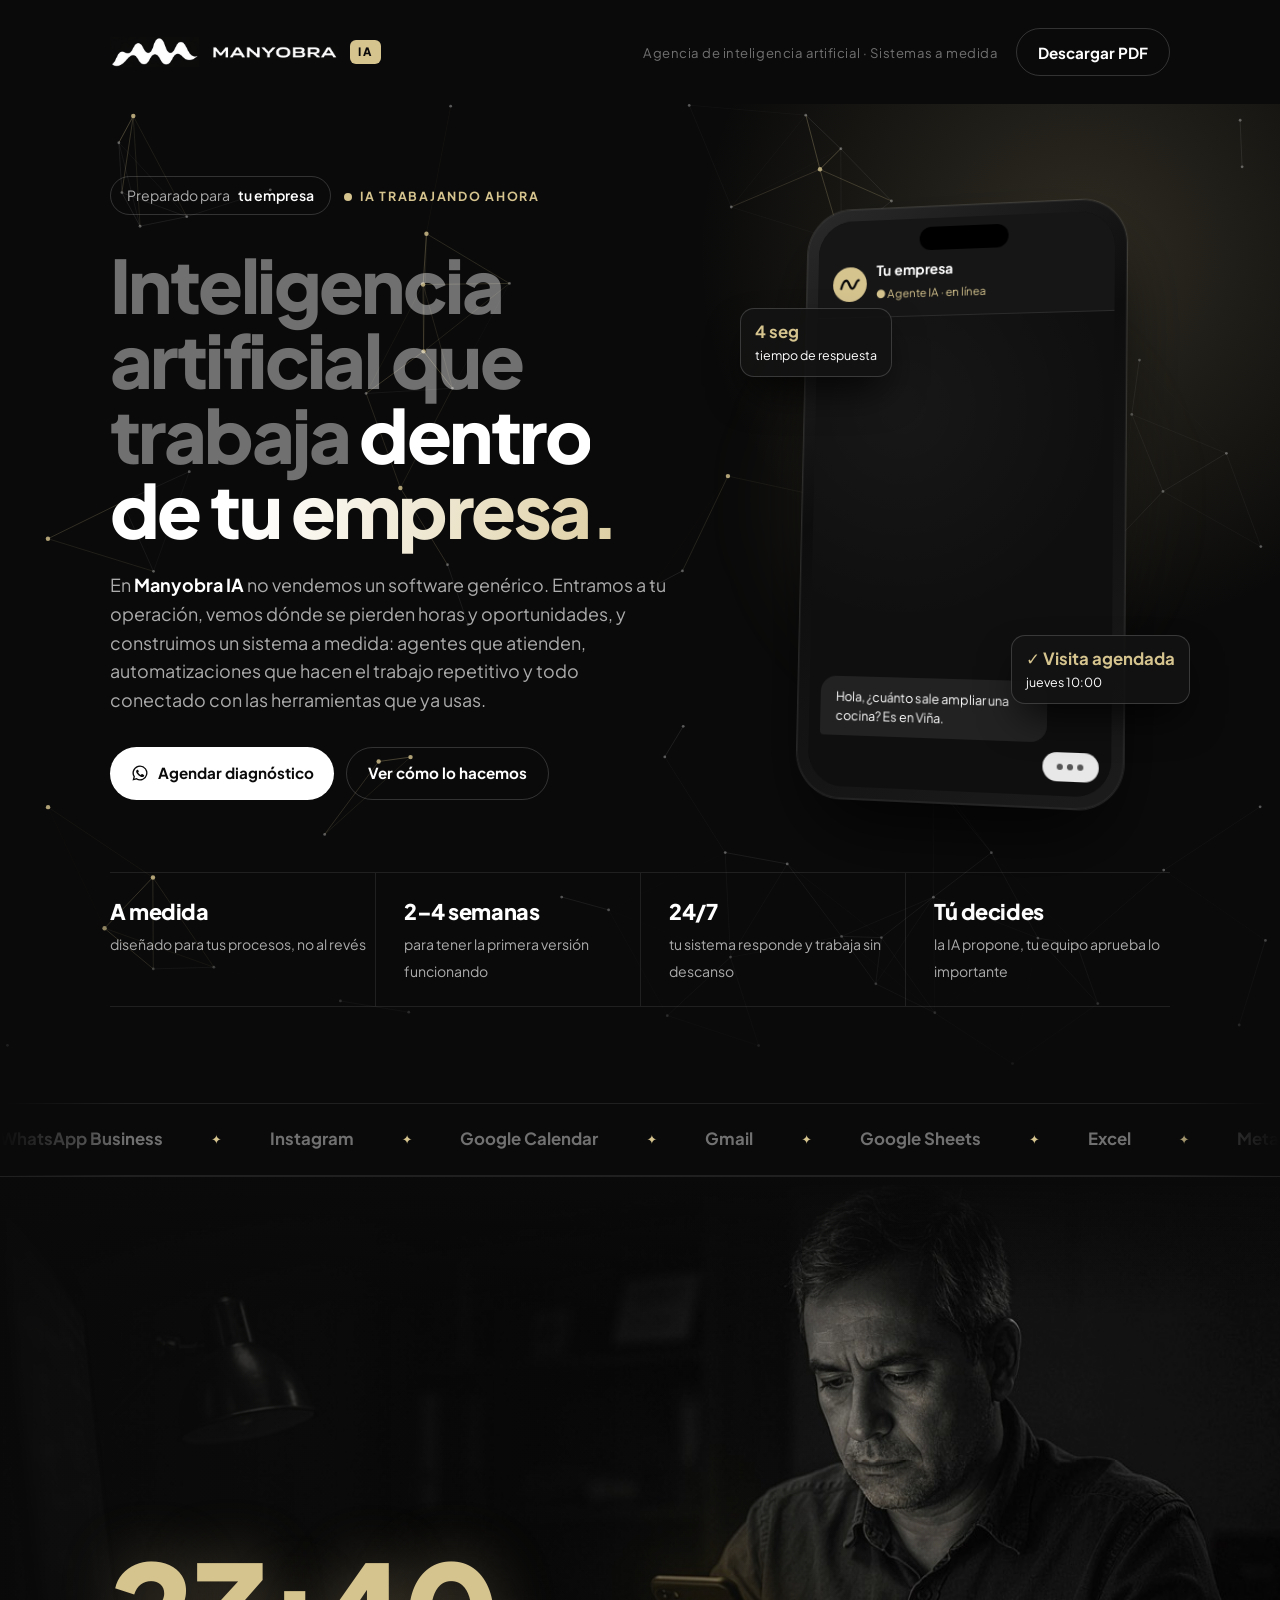
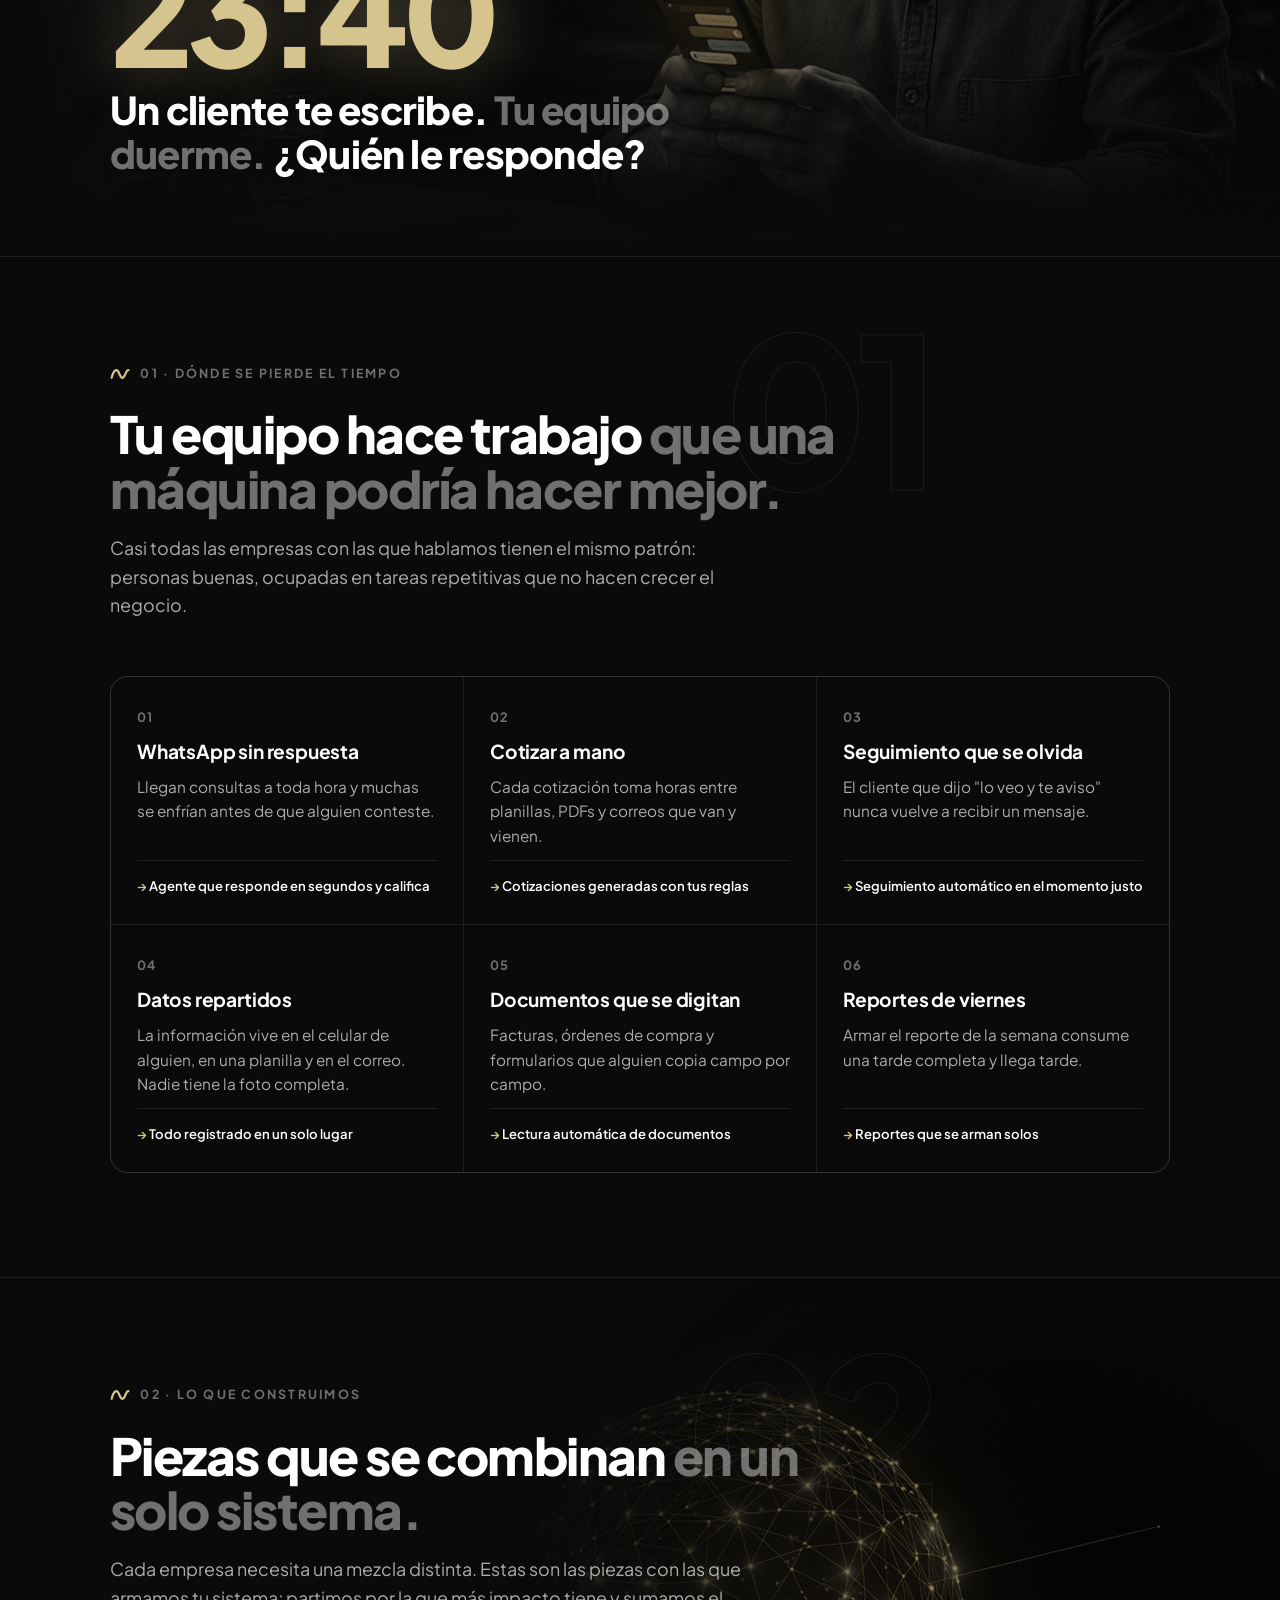
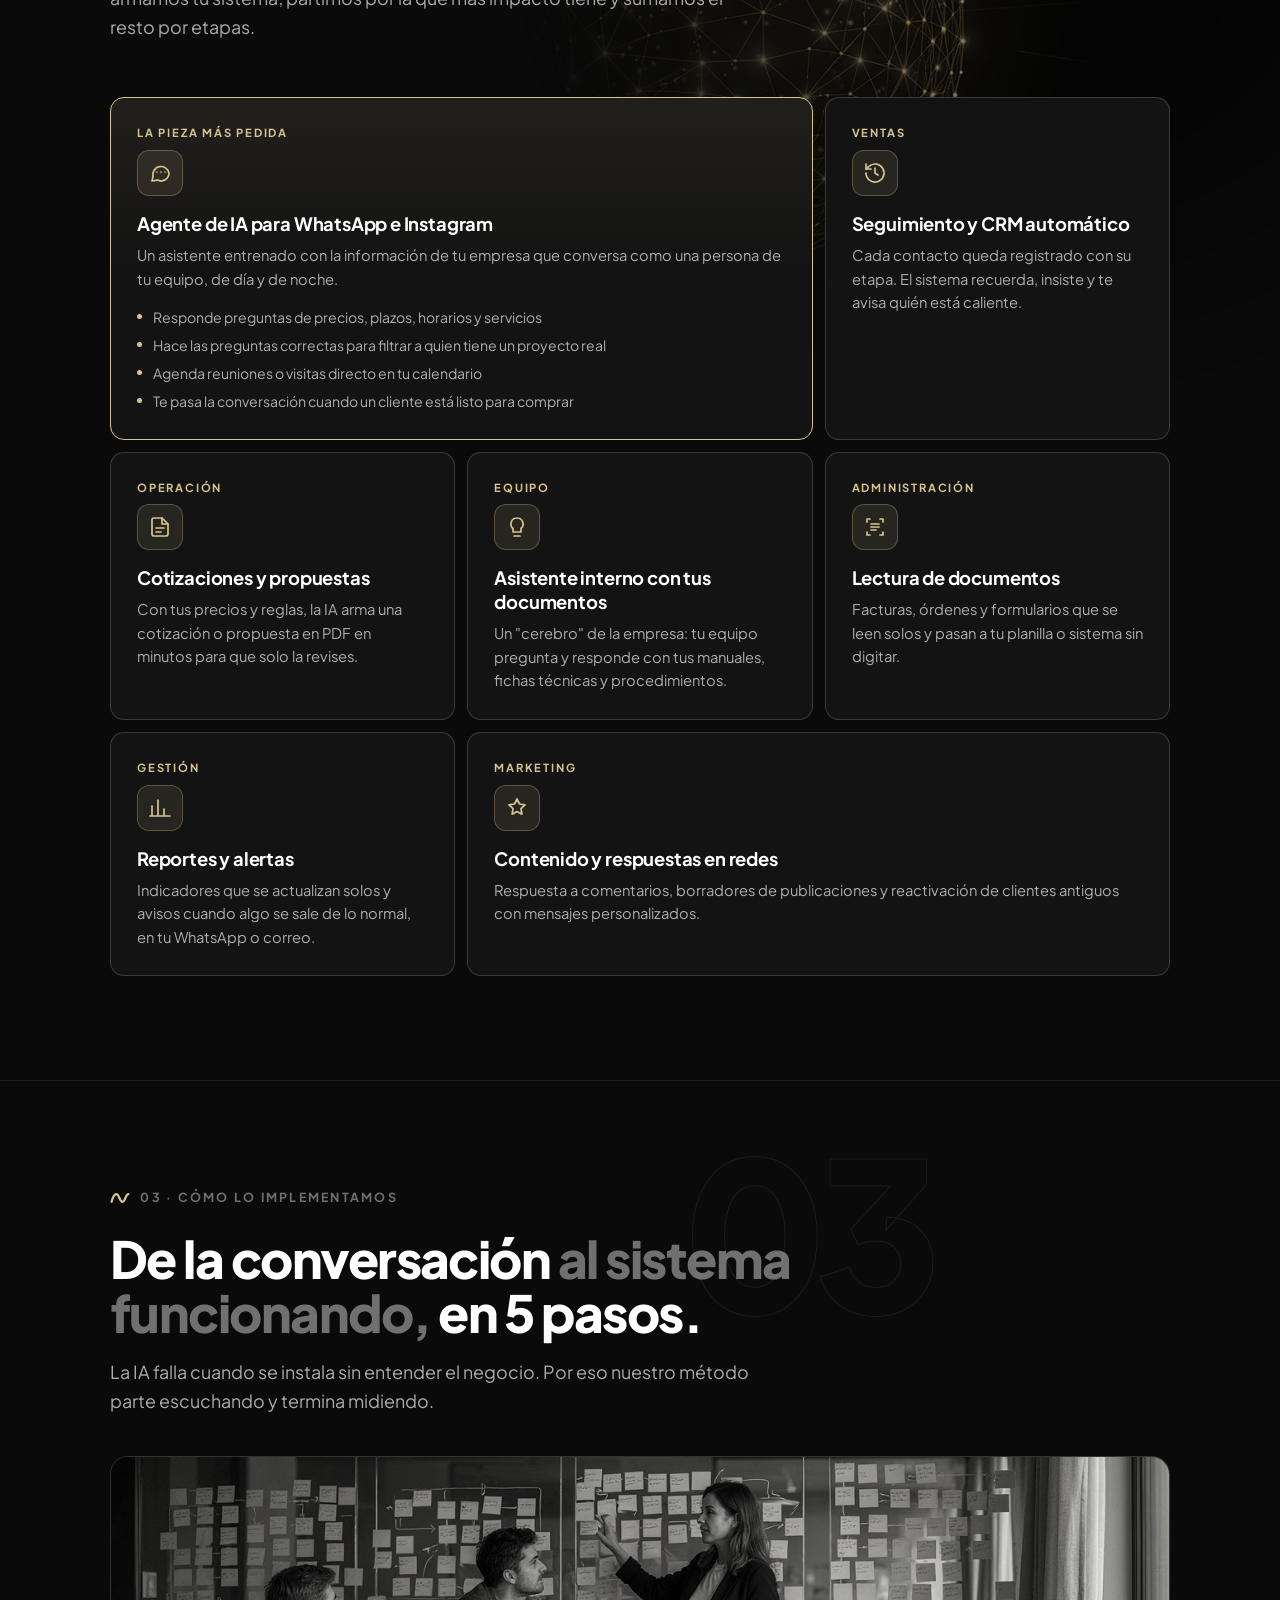
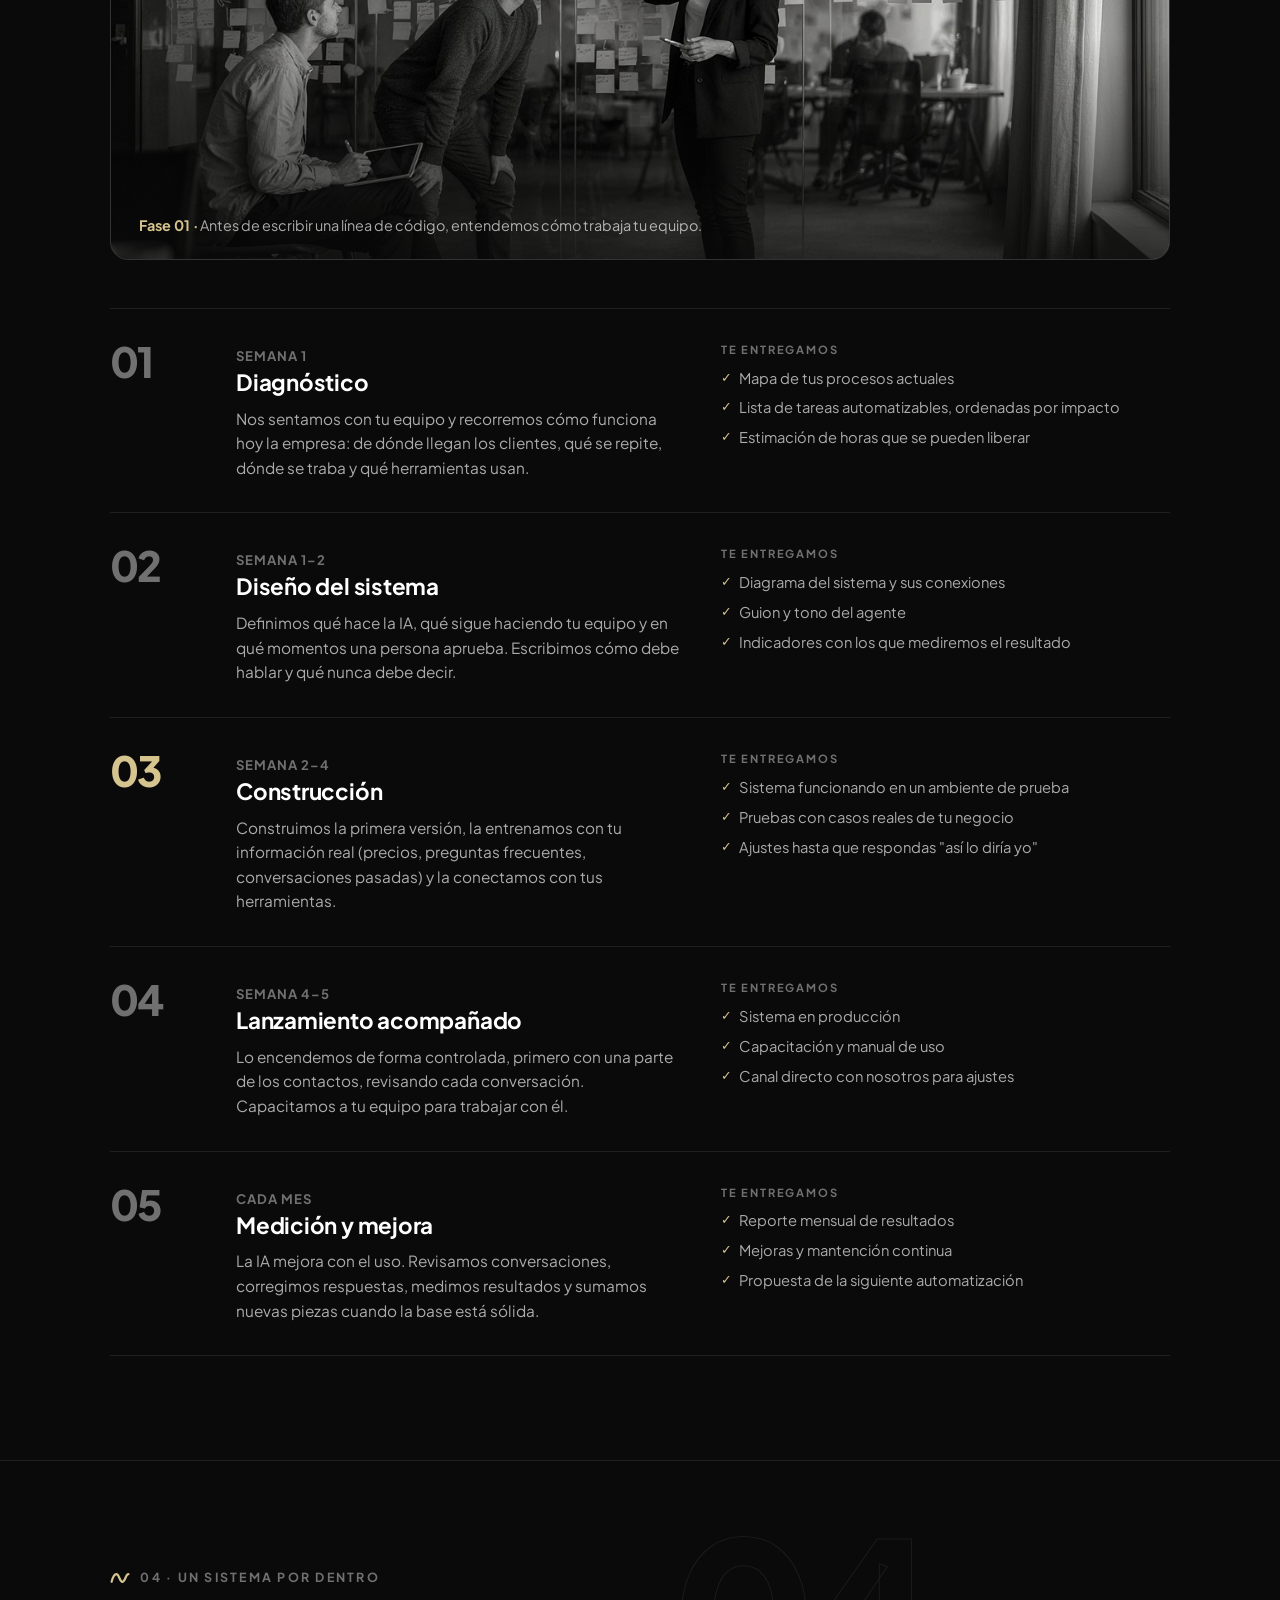
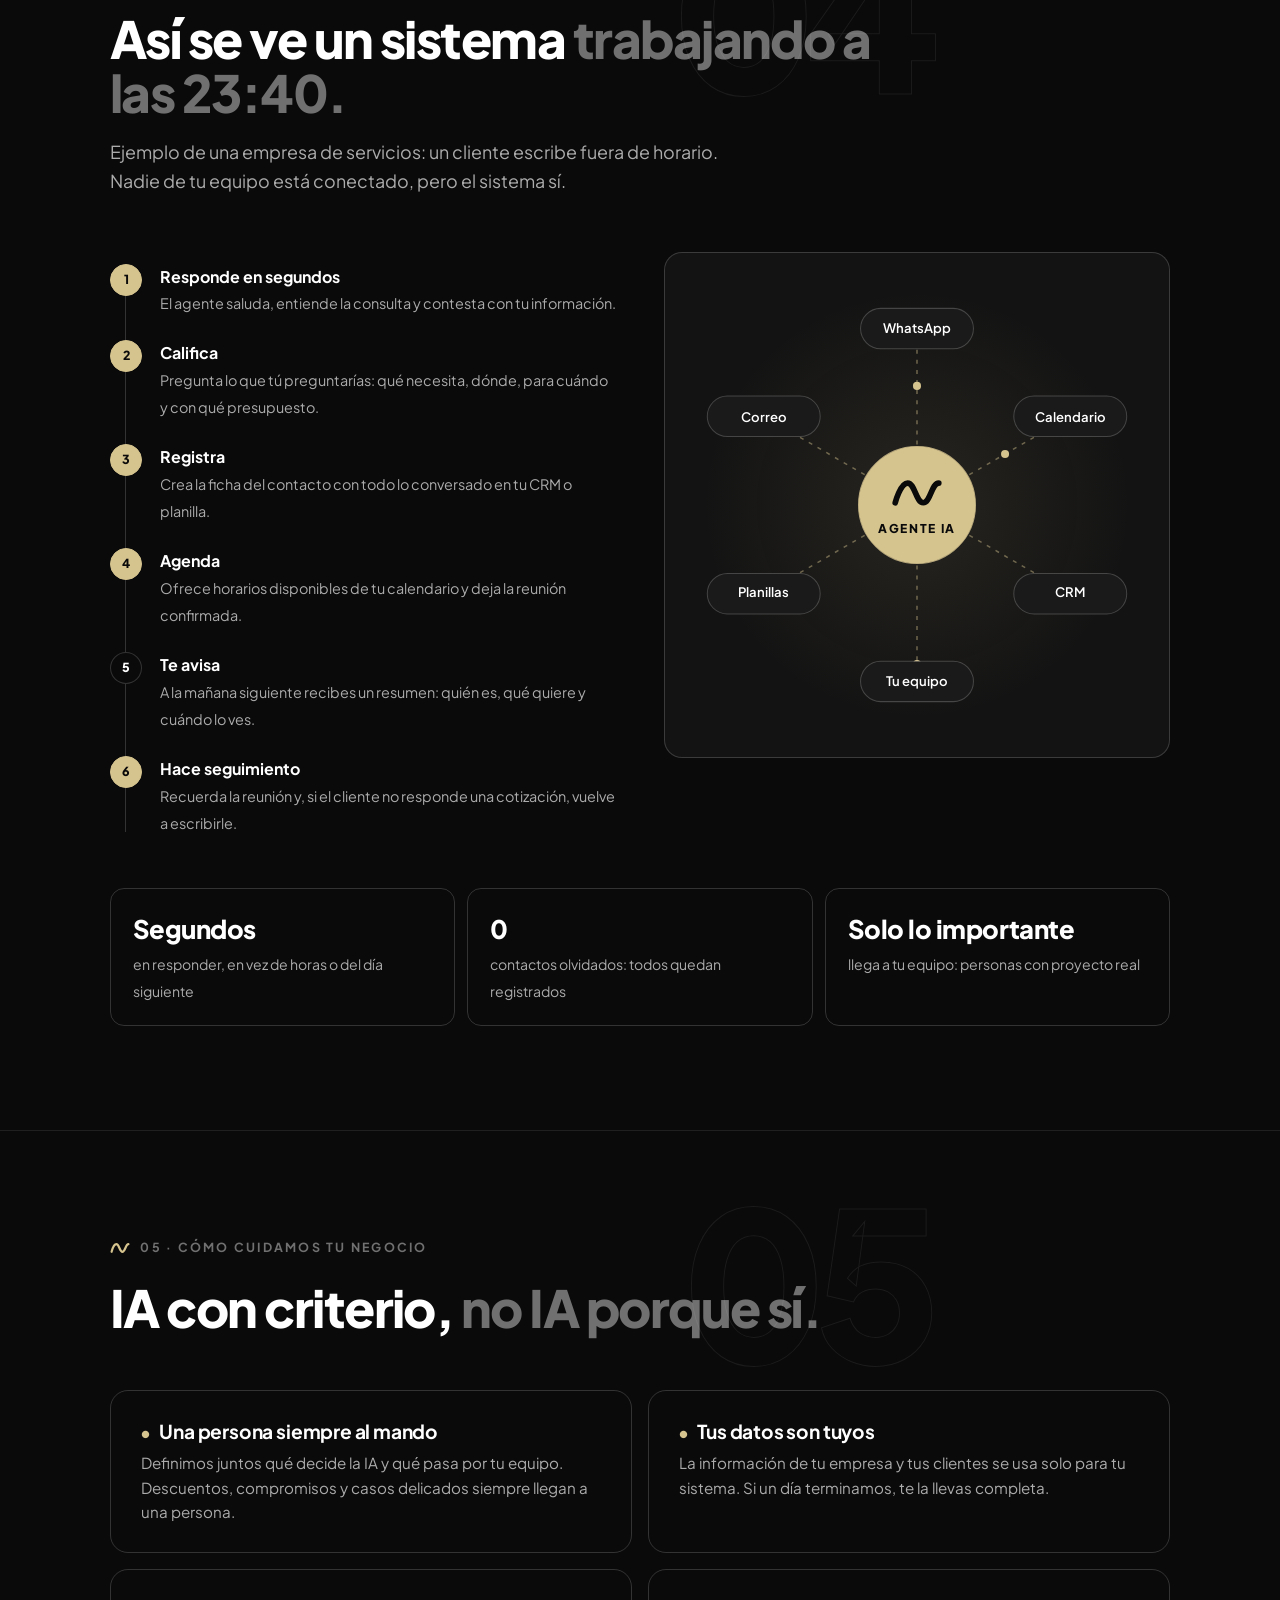
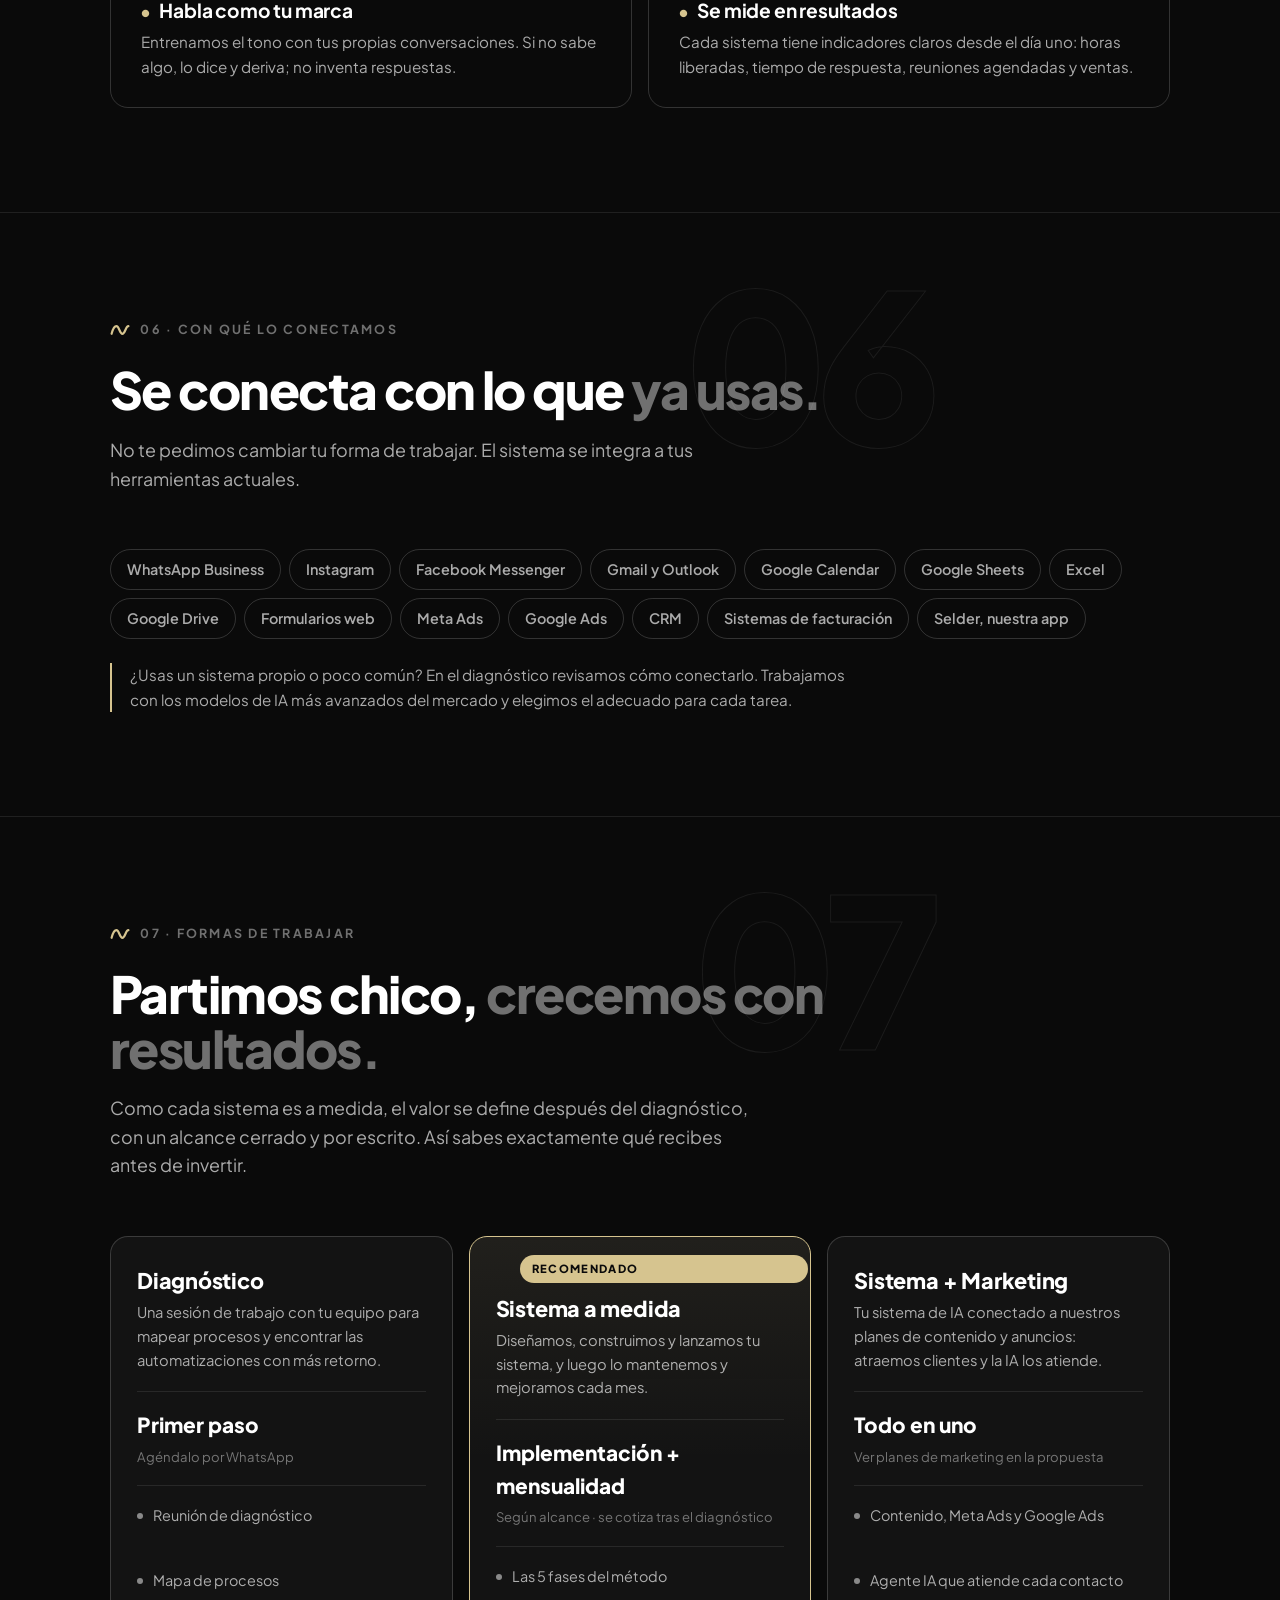
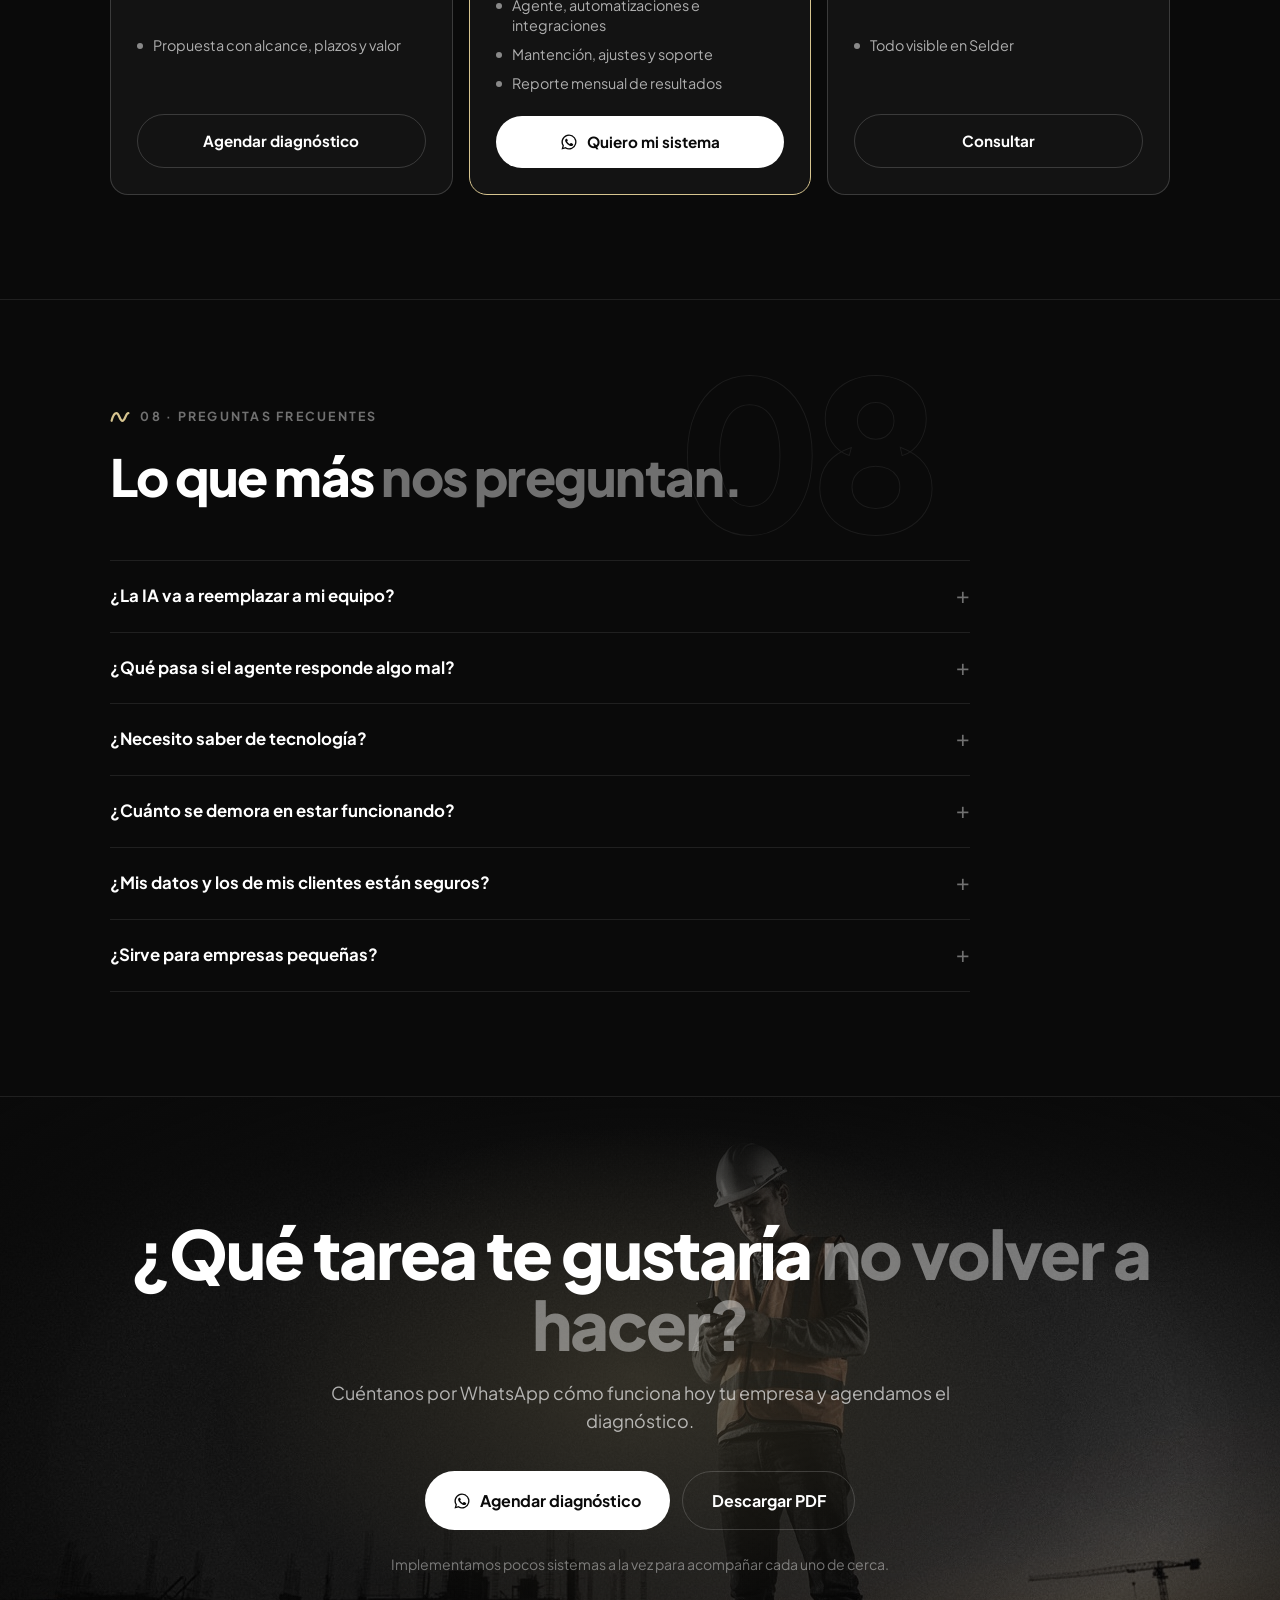
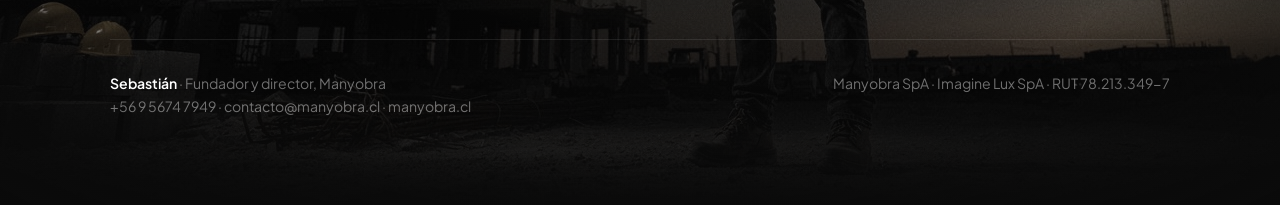
<file: agencia-ia/index.html>
<!DOCTYPE html>
<html lang="es-CL">
<head>
  <meta charset="UTF-8" />
  <meta name="viewport" content="width=device-width, initial-scale=1.0" />
  <!-- Meta Pixel -->
  <script>
  !function(f,b,e,v,n,t,s)
  {if(f.fbq)return;n=f.fbq=function(){n.callMethod?
  n.callMethod.apply(n,arguments):n.queue.push(arguments)};
  if(!f._fbq)f._fbq=n;n.push=n;n.loaded=!0;n.version='2.0';
  n.queue=[];t=b.createElement(e);t.async=!0;
  t.src=v;s=b.getElementsByTagName(e)[0];
  s.parentNode.insertBefore(t,s)}(window, document,'script',
  'https://connect.facebook.net/en_US/fbevents.js');
  fbq('init', '956034103850677');
  fbq('track', 'PageView');
  </script>
  <noscript><img height="1" width="1" style="display:none"
  src="https://www.facebook.com/tr?id=956034103850677&ev=PageView&noscript=1" /></noscript>

  <!-- Pagina oculta: no aparece en el menu, el sitemap ni Google. Se comparte
       por link, y ?para=Empresa personaliza la portada. -->
  <meta name="robots" content="noindex, nofollow" />
  <title>Manyobra IA · Sistemas a medida</title>
  <meta name="description" content="Manyobra IA: diseñamos e implementamos sistemas de inteligencia artificial a medida para tu empresa. Agentes, automatizaciones e integraciones con tus herramientas." />

  <link rel="icon" href="/favicon.svg" type="image/svg+xml" />
  <meta name="theme-color" content="#0A0A0A" />

  <link rel="preconnect" href="https://fonts.googleapis.com" />
  <link rel="preconnect" href="https://fonts.gstatic.com" crossorigin />
  <link href="https://fonts.googleapis.com/css2?family=Plus+Jakarta+Sans:wght@400;500;600;700;800&display=swap" rel="stylesheet" />

  <style>
    /* Misma marca que /planes/: blanco y negro del logo de la onda, dorado
       arena #D6C48F solo como acento. */
    :root {
      --ink: #0A0A0A;
      --ink-2: #131313;
      --bone: #FFFFFF;
      --gold: #D6C48F;
      --dim: rgba(255,255,255,.42);
      --muted: rgba(255,255,255,.66);
      --faint: rgba(255,255,255,.42);
      --line: rgba(255,255,255,.09);
      --line-2: rgba(255,255,255,.17);
      --radius: 18px;
      --wrap: 1140px;
    }
    *, *::before, *::after { box-sizing: border-box; margin: 0; padding: 0; }
    html { scroll-behavior: smooth; -webkit-text-size-adjust: 100%; }
    body {
      font-family: 'Plus Jakarta Sans', system-ui, sans-serif;
      background: var(--ink); color: var(--bone);
      font-size: 17px; line-height: 1.6;
      -webkit-font-smoothing: antialiased;
    }
    a { color: inherit; }
    .wrap { max-width: var(--wrap); margin: 0 auto; padding: 0 40px; }
    section { padding: 104px 0; border-top: 1px solid var(--line); }

    .eyebrow {
      display: inline-flex; align-items: center; gap: .65rem;
      font-size: .78rem; font-weight: 700; letter-spacing: .18em; text-transform: uppercase;
      color: var(--faint); margin-bottom: 1.4rem;
    }
    .eyebrow svg { width: 20px; height: 14px; flex-shrink: 0; color: var(--gold); }
    h1 { font-size: clamp(2.6rem, 6vw, 4.6rem); font-weight: 800; line-height: 1.02; letter-spacing: -.035em; margin-bottom: 1.5rem; }
    h2 { font-size: clamp(2rem, 4.2vw, 3.2rem); font-weight: 800; line-height: 1.06; letter-spacing: -.03em; margin-bottom: 1.2rem; }
    h3 { font-size: 1.2rem; font-weight: 700; letter-spacing: -.01em; line-height: 1.3; }
    .dim { color: var(--dim); }
    .lead { font-size: 1.12rem; color: var(--muted); max-width: 660px; }
    .lead b { color: var(--bone); }
    .head { max-width: 780px; margin-bottom: 56px; }
    .label { font-size: .7rem; letter-spacing: .16em; text-transform: uppercase; font-weight: 700; color: var(--faint); }

    /* Barra superior */
    .topbar { padding: 28px 0; }
    .topbar .wrap { display: flex; align-items: center; justify-content: space-between; gap: 1rem; }
    .logo { display: flex; align-items: center; gap: 12px; text-decoration: none; }
    .logo img { display: block; width: auto; mix-blend-mode: screen; }
    .logo-simbolo { height: 30px; }
    .logo-texto { height: 13px; }
    .logo em { font-style: normal; font-size: .72rem; font-weight: 800; letter-spacing: .14em; color: var(--ink); background: var(--gold); padding: .2rem .5rem; border-radius: 6px; }
    .top-der { display: flex; align-items: center; gap: 18px; }
    .top-der span { font-size: .82rem; color: var(--faint); letter-spacing: .04em; }
    .btn-pdf { padding: .55rem 1rem; font-size: .85rem; white-space: nowrap; }
    button.btn { background-color: transparent; cursor: pointer; font-family: inherit; }
    .acciones { display: flex; gap: 12px; flex-wrap: wrap; }

    .btn { display: inline-flex; align-items: center; justify-content: center; gap: .55rem; text-decoration: none; font-weight: 700; font-size: .95rem; border-radius: 100px; padding: .85rem 1.3rem; transition: transform .15s, background .2s, color .2s, border-color .2s; }
    .btn:hover { transform: translateY(-1px); }
    .btn-line { border: 1px solid var(--line-2); color: var(--bone); }
    .btn-line:hover { border-color: var(--bone); }
    .btn-main { background: var(--bone); color: var(--ink); }
    .btn-main:hover { background: var(--gold); }
    .btn svg { width: 18px; height: 18px; }

    /* Portada */
    .hero { padding: 72px 0 96px; border-top: 0; }
    .hero .wrap { display: grid; grid-template-columns: 1.35fr 1fr; gap: 72px; align-items: end; }
    .hero .wrap + .wrap { display: block; }
    .para { display: inline-flex; align-items: center; gap: .5rem; border: 1px solid var(--line-2); border-radius: 100px; padding: .45rem 1rem; font-size: .88rem; color: var(--muted); margin-bottom: 2rem; }
    .para b { color: var(--bone); font-weight: 600; }
    .hero .acciones { margin-top: 2rem; }
    .indice { border: 1px solid var(--line-2); border-radius: var(--radius); padding: 26px 30px; background: var(--ink-2); }
    .indice .label { margin-bottom: .8rem; }
    .indice ol { list-style: none; }
    .indice li { border-top: 1px solid var(--line); }
    .indice a { display: flex; gap: 1rem; padding: .62rem 0; text-decoration: none; font-weight: 600; font-size: .95rem; transition: color .2s; }
    .indice a span { color: var(--faint); font-variant-numeric: tabular-nums; width: 1.6rem; }
    .indice a:hover { color: var(--gold); }
    .datos-clave { display: grid; grid-template-columns: repeat(4, 1fr); border-top: 1px solid var(--line); border-bottom: 1px solid var(--line); margin-top: 72px; }
    .datos-clave div { padding: 22px 0; }
    .datos-clave div + div { padding-left: 28px; border-left: 1px solid var(--line); }
    .datos-clave b { display: block; font-size: 1.35rem; font-weight: 800; letter-spacing: -.02em; }
    .datos-clave span { font-size: .88rem; color: var(--muted); }

    /* 01 Diagnostico rapido: tareas que se comen el dia */
    .dolores { display: grid; grid-template-columns: repeat(3, 1fr); gap: 1px; background: var(--line); border: 1px solid var(--line); border-radius: var(--radius); overflow: hidden; }
    .dolor { background: var(--ink); padding: 30px 26px 28px; display: flex; flex-direction: column; gap: .7rem; }
    .dolor .num { font-size: .8rem; font-weight: 700; color: var(--faint); letter-spacing: .1em; }
    .dolor p { color: var(--muted); font-size: .96rem; flex-grow: 1; }
    .dolor .fix { font-size: .82rem; font-weight: 600; color: var(--bone); padding-top: .9rem; border-top: 1px solid var(--line); }
    .dolor .fix::before { content: '→ '; color: var(--gold); }

    /* 02 Lo que construimos */
    .servicios { display: grid; grid-template-columns: repeat(3, 1fr); gap: 12px; }
    .servicio { background: var(--ink-2); border: 1px solid var(--line-2); border-radius: 14px; padding: 26px; display: flex; flex-direction: column; gap: .5rem; }
    .servicio.clave { grid-column: span 2; border-color: var(--gold); background: linear-gradient(180deg, rgba(214,196,143,.07), rgba(214,196,143,0) 50%), var(--ink-2); }
    .servicio .label { color: var(--gold); }
    .servicio h3 { font-size: 1.15rem; }
    .servicio p { font-size: .92rem; color: var(--muted); }
    .servicio ul { list-style: none; margin-top: .4rem; display: grid; gap: .35rem; }
    .servicio li { font-size: .88rem; color: var(--muted); padding-left: 1rem; position: relative; }
    .servicio li::before { content: ''; position: absolute; left: 0; top: .6em; width: 5px; height: 5px; border-radius: 50%; background: var(--gold); }

    /* 03 Metodo */
    .fases { list-style: none; counter-reset: fase; }
    .fase { display: grid; grid-template-columns: 90px 1fr 1fr; gap: 36px; padding: 32px 0; border-top: 1px solid var(--line); }
    .fase:last-child { border-bottom: 1px solid var(--line); }
    .fase .n { font-size: 2.6rem; font-weight: 800; letter-spacing: -.04em; line-height: 1; color: var(--dim); }
    .fase.hito .n { color: var(--gold); }
    .fase h3 { font-size: 1.4rem; margin-bottom: .3rem; }
    .fase .cuando { font-size: .82rem; font-weight: 700; letter-spacing: .08em; text-transform: uppercase; color: var(--faint); }
    .fase p { color: var(--muted); font-size: .96rem; margin-top: .6rem; }
    .fase .entrega .label { display: block; margin-bottom: .5rem; }
    .fase .entrega ul { list-style: none; display: grid; gap: .4rem; }
    .fase .entrega li { font-size: .92rem; color: var(--muted); padding-left: 1.1rem; position: relative; }
    .fase .entrega li::before { content: '✓'; position: absolute; left: 0; color: var(--gold); font-size: .8rem; }

    /* 04 Ejemplo: flujo */
    .flujo { display: grid; grid-template-columns: 1fr 1fr; gap: 48px; align-items: start; }
    .pasos { list-style: none; position: relative; }
    .pasos::before { content: ''; position: absolute; left: 15px; top: 16px; bottom: 16px; width: 1px; background: var(--line-2); }
    .paso { position: relative; display: grid; grid-template-columns: 32px 1fr; gap: 18px; padding: 12px 0; }
    .paso i { font-style: normal; width: 32px; height: 32px; border-radius: 50%; display: flex; align-items: center; justify-content: center; font-size: .78rem; font-weight: 800; background: var(--ink); border: 1px solid var(--line-2); position: relative; }
    .paso.ia i { background: var(--gold); border-color: var(--gold); color: var(--ink); }
    .paso b { display: block; font-size: 1rem; }
    .paso span { font-size: .9rem; color: var(--muted); }
    .chat { background: var(--ink-2); border: 1px solid var(--line-2); border-radius: var(--radius); padding: 22px; display: flex; flex-direction: column; gap: 10px; }
    .chat .label { margin-bottom: .4rem; }
    .msg { max-width: 85%; padding: .7rem 1rem; border-radius: 16px; font-size: .9rem; line-height: 1.45; }
    .msg.cli { align-self: flex-start; background: rgba(255,255,255,.08); border-bottom-left-radius: 4px; }
    .msg.bot { align-self: flex-end; background: var(--bone); color: var(--ink); border-bottom-right-radius: 4px; }
    .msg.sis { align-self: center; max-width: 100%; font-size: .78rem; color: var(--gold); border: 1px dashed rgba(214,196,143,.5); border-radius: 100px; padding: .35rem .9rem; }
    .resultado { display: grid; grid-template-columns: repeat(3, 1fr); gap: 12px; margin-top: 40px; }
    .resultado div { border: 1px solid var(--line-2); border-radius: 14px; padding: 20px 22px; }
    .resultado b { display: block; font-size: 1.6rem; font-weight: 800; letter-spacing: -.02em; }
    .resultado span { font-size: .88rem; color: var(--muted); }

    /* 05 Principios */
    .principios { display: grid; grid-template-columns: repeat(2, 1fr); gap: 16px; }
    .principio { border: 1px solid var(--line-2); border-radius: var(--radius); padding: 28px 30px; }
    .principio h3 { margin-bottom: .45rem; }
    .principio h3::before { content: '●'; color: var(--gold); font-size: .6rem; vertical-align: middle; margin-right: .6rem; }
    .principio p { color: var(--muted); font-size: .95rem; }

    /* 06 Herramientas */
    .stack { display: flex; flex-wrap: wrap; gap: 8px; }
    .stack i { font-style: normal; font-size: .9rem; font-weight: 600; padding: .5rem 1rem; border-radius: 100px; border: 1px solid var(--line-2); color: var(--muted); }
    .stack-nota { margin-top: 24px; color: var(--muted); font-size: .95rem; max-width: 760px; padding-left: 18px; border-left: 2px solid var(--gold); }

    /* 07 Formas de trabajar */
    .modelos { display: grid; grid-template-columns: repeat(3, 1fr); gap: 16px; align-items: stretch; }
    .modelo { position: relative; display: flex; flex-direction: column; background: var(--ink-2); border: 1px solid var(--line-2); border-radius: var(--radius); padding: 30px 26px 26px; }
    .modelo.top { border-color: var(--gold); background: linear-gradient(180deg, rgba(214,196,143,.07), rgba(214,196,143,0) 40%), var(--ink-2); }
    .badge { position: absolute; top: -12px; left: 24px; background: var(--gold); color: var(--ink); font-size: .7rem; font-weight: 800; letter-spacing: .12em; text-transform: uppercase; padding: .3rem .75rem; border-radius: 100px; }
    .modelo h3 { font-size: 1.35rem; font-weight: 800; }
    .modelo .que { color: var(--muted); font-size: .92rem; margin: .4rem 0 1.2rem; min-height: 4.4em; }
    .modelo .precio { padding: 1rem 0; border-top: 1px solid var(--line); border-bottom: 1px solid var(--line); }
    .modelo .precio b { display: block; font-size: 1.3rem; font-weight: 800; }
    .modelo .precio span { font-size: .82rem; color: var(--faint); }
    .modelo ul { list-style: none; display: grid; gap: .5rem; padding: 1.2rem 0 1.4rem; flex-grow: 1; }
    .modelo li { position: relative; padding-left: 1rem; font-size: .9rem; color: var(--muted); line-height: 1.45; }
    .modelo li::before { content: ''; position: absolute; left: 0; top: .55em; width: 6px; height: 6px; border-radius: 50%; background: var(--bone); opacity: .5; }

    /* 08 Preguntas */
    .faq { max-width: 860px; }
    .faq details { border-top: 1px solid var(--line); }
    .faq details:last-child { border-bottom: 1px solid var(--line); }
    .faq summary { list-style: none; cursor: pointer; display: flex; justify-content: space-between; gap: 1.5rem; padding: 22px 0; font-weight: 700; font-size: 1.05rem; }
    .faq summary::-webkit-details-marker { display: none; }
    .faq summary::after { content: '+'; color: var(--faint); font-weight: 400; font-size: 1.4rem; line-height: 1; transition: transform .2s; }
    .faq details[open] summary::after { transform: rotate(45deg); }
    .faq details p { color: var(--muted); padding: 0 0 24px; max-width: 720px; }

    /* Cierre */
    .cierre { text-align: center; padding: 120px 0 88px; }
    .cierre .lead { margin: 0 auto 2.2rem; }
    .cierre .acciones { justify-content: center; }
    .cierre .btn { padding: 1.05rem 1.8rem; font-size: 1rem; }
    .cupos { margin-top: 1.4rem; font-size: .88rem; color: var(--faint); }
    .firma { margin-top: 64px; padding-top: 32px; border-top: 1px solid var(--line); display: flex; justify-content: space-between; gap: 1.5rem; flex-wrap: wrap; text-align: left; font-size: .88rem; color: var(--faint); }
    .firma b { color: var(--bone); font-weight: 600; }

    .js .rv { opacity: 0; transform: translateY(18px); transition: opacity .7s ease, transform .7s ease; }
    .js .rv.in { opacity: 1; transform: none; }
    @media (prefers-reduced-motion: reduce) {
      html { scroll-behavior: auto; }
      .js .rv { opacity: 1; transform: none; transition: none; }
    }

    @media (max-width: 1080px) {
      .servicios { grid-template-columns: 1fr 1fr; }
      .fase { grid-template-columns: 70px 1fr; }
      .fase .entrega { grid-column: 2; }
      .flujo { grid-template-columns: 1fr; }
      .modelos { grid-template-columns: 1fr; max-width: 560px; }
      .modelo .que { min-height: 0; }
    }
    @media (max-width: 820px) {
      body { font-size: 16px; }
      .wrap { padding: 0 20px; }
      section { padding: 76px 0; }
      .hero { padding: 40px 0 72px; }
      .hero .wrap { grid-template-columns: 1fr; gap: 40px; }
      .datos-clave { grid-template-columns: 1fr 1fr; margin-top: 48px; }
      .datos-clave div + div { padding-left: 0; border-left: 0; }
      .datos-clave div:nth-child(even) { padding-left: 20px; border-left: 1px solid var(--line); }
      .datos-clave div:nth-child(n+3) { border-top: 1px solid var(--line); }
      .head { margin-bottom: 40px; }
      .dolores, .principios, .resultado { grid-template-columns: 1fr; }
    }
    @media (max-width: 600px) {
      .servicios { grid-template-columns: 1fr; }
      .servicio.clave { grid-column: auto; }
      .fase { grid-template-columns: 1fr; gap: 10px; }
      .fase .entrega { grid-column: auto; }
      .fase .n { font-size: 2rem; }
      .top-der span { display: none; }
      .btn-pdf { padding: .5rem .85rem; font-size: .8rem; }
      .logo-simbolo { height: 24px; }
      .logo-texto { height: 10.5px; }
    }

    /* ═══ CAPA VISUAL ═══ */
    /* Portada con red neuronal animada (canvas) y brillo dorado */
    .hero { position: relative; overflow: hidden; isolation: isolate; }
    #red { position: absolute; inset: 0; width: 100%; height: 100%; z-index: -1; opacity: .9; }
    .hero::before { content: ''; position: absolute; z-index: -2; width: 900px; height: 900px; right: -250px; top: -300px; background: radial-gradient(circle, rgba(214,196,143,.18), rgba(214,196,143,0) 60%); pointer-events: none; }
    .hero::after { content: ''; position: absolute; z-index: -1; inset: auto 0 0 0; height: 220px; background: linear-gradient(transparent, var(--ink)); pointer-events: none; }
    .brillo { background: linear-gradient(100deg, #fff 20%, var(--gold) 45%, #fff 70%); background-size: 250% 100%; -webkit-background-clip: text; background-clip: text; color: transparent; animation: brillo 6s ease-in-out infinite; }
    @keyframes brillo { 0%,100% { background-position: 100% 0; } 50% { background-position: 0 0; } }
    .vivo { display: inline-flex; align-items: center; gap: .5rem; font-size: .78rem; font-weight: 700; letter-spacing: .14em; text-transform: uppercase; color: var(--gold); margin-left: .8rem; }
    .vivo::before { content: ''; width: 8px; height: 8px; border-radius: 50%; background: var(--gold); box-shadow: 0 0 0 0 rgba(214,196,143,.7); animation: latido 2s infinite; }
    @keyframes latido { 0% { box-shadow: 0 0 0 0 rgba(214,196,143,.6); } 70% { box-shadow: 0 0 0 12px rgba(214,196,143,0); } 100% { box-shadow: 0 0 0 0 rgba(214,196,143,0); } }

    /* Celular con conversacion en vivo */
    .telefono-col { position: relative; z-index: 1; display: flex; justify-content: center; }
    .telefono-col::before { content: ''; position: absolute; inset: 10% 5%; background: radial-gradient(circle, rgba(214,196,143,.28), transparent 65%); filter: blur(40px); z-index: -1; }
    .telefono { width: 330px; height: 600px; border-radius: 46px; padding: 12px; background: linear-gradient(145deg, #2a2a2a, #0d0d0d 40%, #1c1c1c); box-shadow: 0 0 0 1px rgba(255,255,255,.12), 0 40px 80px -20px rgba(0,0,0,.9), inset 0 0 0 1px rgba(255,255,255,.05); transform: perspective(1400px) rotateY(-12deg) rotateX(4deg); transition: transform .6s ease; }
    .telefono:hover { transform: perspective(1400px) rotateY(-4deg) rotateX(2deg); }
    .pantalla { height: 100%; border-radius: 36px; overflow: hidden; background: #0f0f0f; display: flex; flex-direction: column; position: relative; }
    .pantalla::before { content: ''; position: absolute; top: 9px; left: 50%; transform: translateX(-50%); width: 92px; height: 24px; border-radius: 20px; background: #000; z-index: 2; }
    .tel-top { display: flex; align-items: center; gap: 10px; padding: 44px 16px 12px; background: #161616; border-bottom: 1px solid var(--line); }
    .tel-top .av { width: 36px; height: 36px; border-radius: 50%; background: var(--gold); color: var(--ink); display: flex; align-items: center; justify-content: center; }
    .tel-top .av svg { width: 22px; height: 16px; }
    .tel-top b { display: block; font-size: .9rem; line-height: 1.2; }
    .tel-top small { font-size: .72rem; color: var(--gold); }
    .tel-chat { flex: 1; padding: 14px 12px; display: flex; flex-direction: column; gap: 8px; justify-content: flex-end; overflow: hidden; background: radial-gradient(circle at 30% 20%, rgba(255,255,255,.035), transparent 50%), #0f0f0f; }
    .tel-chat .msg { font-size: .8rem; max-width: 82%; animation: entra .35s ease both; }
    .tel-chat .msg.sis { font-size: .68rem; }
    @keyframes entra { from { opacity: 0; transform: translateY(10px) scale(.97); } to { opacity: 1; transform: none; } }
    .escribiendo { align-self: flex-end; display: flex; gap: 4px; padding: .7rem .9rem; border-radius: 16px; background: rgba(255,255,255,.9); animation: entra .25s ease both; }
    .escribiendo i { width: 6px; height: 6px; border-radius: 50%; background: #555; animation: punto 1s infinite; }
    .escribiendo i:nth-child(2) { animation-delay: .15s; } .escribiendo i:nth-child(3) { animation-delay: .3s; }
    @keyframes punto { 0%,60%,100% { opacity: .3; transform: none; } 30% { opacity: 1; transform: translateY(-3px); } }
    .chip-flota { position: absolute; background: rgba(19,19,19,.92); border: 1px solid var(--line-2); border-radius: 14px; padding: 10px 14px; font-size: .78rem; box-shadow: 0 20px 40px -10px rgba(0,0,0,.8); animation: flota 5s ease-in-out infinite; white-space: nowrap; }
    .chip-flota b { display: block; font-size: 1.05rem; color: var(--gold); }
    .chip-flota.a { left: -10px; top: 18%; }
    .chip-flota.b { right: -20px; bottom: 16%; animation-delay: -2.5s; }
    @keyframes flota { 0%,100% { transform: translateY(0); } 50% { transform: translateY(-12px); } }

    /* Cinta de integraciones */
    .cinta { border-top: 1px solid var(--line); border-bottom: 1px solid var(--line); padding: 22px 0; overflow: hidden; -webkit-mask: linear-gradient(90deg, transparent, #000 10%, #000 90%, transparent); mask: linear-gradient(90deg, transparent, #000 10%, #000 90%, transparent); }
    .cinta-pista { display: flex; gap: 48px; width: max-content; animation: cinta 40s linear infinite; }
    .cinta-pista span { font-size: 1.05rem; font-weight: 700; color: var(--faint); white-space: nowrap; display: flex; align-items: center; gap: 48px; }
    .cinta-pista span::after { content: '✦'; color: var(--gold); font-size: .8rem; }
    @keyframes cinta { to { transform: translateX(-50%); } }


    /* Fotografias */
    .banda-foto { position: relative; height: min(78vh, 680px); min-height: 440px; overflow: hidden; display: flex; align-items: flex-end; border-top: 1px solid var(--line); }
    .banda-foto img { position: absolute; inset: 0; width: 100%; height: 100%; object-fit: cover; object-position: 60% 40%; transform: scale(1.08); will-change: transform; }
    .banda-foto::after { content: ''; position: absolute; inset: 0; background: linear-gradient(90deg, rgba(10,10,10,.92) 0%, rgba(10,10,10,.55) 45%, rgba(10,10,10,.1) 75%), linear-gradient(0deg, var(--ink) 0%, transparent 35%), linear-gradient(180deg, var(--ink) 0%, transparent 20%); }
    .banda-foto .wrap { position: relative; z-index: 1; width: 100%; padding-bottom: 80px; }
    .banda-foto .hora { font-size: clamp(4rem, 11vw, 9rem); font-weight: 800; letter-spacing: -.05em; line-height: .9; color: var(--gold); text-shadow: 0 0 60px rgba(214,196,143,.35); }
    .banda-foto p { font-size: clamp(1.5rem, 3.2vw, 2.4rem); font-weight: 800; letter-spacing: -.02em; line-height: 1.15; max-width: 620px; margin-top: .8rem; }
    .banda-foto p span { color: var(--dim); }
    #construimos::before { content: ''; position: absolute; z-index: -1; top: 0; right: -10%; width: 70%; height: 720px; background: url(/assets/agencia-ia/nucleo.jpg) center / cover no-repeat; opacity: .55; -webkit-mask: radial-gradient(ellipse at 60% 40%, #000 20%, transparent 70%); mask: radial-gradient(ellipse at 60% 40%, #000 20%, transparent 70%); pointer-events: none; }
    .foto-metodo { position: relative; margin: -16px 0 48px; border-radius: var(--radius); overflow: hidden; border: 1px solid var(--line-2); aspect-ratio: 21 / 8; }
    .foto-metodo img { width: 100%; height: 100%; object-fit: cover; object-position: center 35%; display: block; filter: contrast(1.05); }
    .foto-metodo::after { content: ''; position: absolute; inset: 0; background: linear-gradient(0deg, rgba(10,10,10,.75), transparent 55%); }
    .foto-metodo figcaption { position: absolute; z-index: 1; left: 28px; bottom: 22px; font-size: .9rem; color: var(--muted); }
    .foto-metodo figcaption b { color: var(--gold); }
    .cierre .fondo { position: absolute; inset: 0; z-index: -2; }
    .cierre .fondo img { width: 100%; height: 100%; object-fit: cover; object-position: center 30%; filter: saturate(.6); opacity: .85; }
    .cierre .fondo::after { content: ''; position: absolute; inset: 0; background: radial-gradient(ellipse at center, rgba(10,10,10,.6) 20%, rgba(10,10,10,.25) 60%, var(--ink) 100%), linear-gradient(180deg, var(--ink), transparent 25%, transparent 75%, var(--ink)); }
    @media (max-width: 820px) {
      .banda-foto { height: 560px; min-height: 0; }
      .banda-foto img { object-position: 72% center; }
      .banda-foto::after { background: linear-gradient(0deg, rgba(10,10,10,.97) 15%, rgba(10,10,10,.35) 65%, rgba(10,10,10,.2)), linear-gradient(180deg, var(--ink) 0%, transparent 20%); }
      .banda-foto .wrap { padding-bottom: 48px; }
      .foto-metodo { aspect-ratio: 4 / 3; }
      #construimos::before { width: 120%; right: -40%; height: 520px; opacity: .4; }
    }

    /* Numero gigante de fondo en cada seccion */
    .head { position: relative; }
    .head[data-n]::after { content: attr(data-n); position: absolute; right: -40px; top: -60px; font-size: 13rem; font-weight: 800; line-height: 1; letter-spacing: -.06em; color: transparent; -webkit-text-stroke: 1px rgba(255,255,255,.07); pointer-events: none; z-index: -1; }
    section { position: relative; isolation: isolate; }

    /* Tarjetas con iconos y brillo que sigue al mouse */
    .ico { width: 46px; height: 46px; border-radius: 12px; display: flex; align-items: center; justify-content: center; background: rgba(214,196,143,.1); border: 1px solid rgba(214,196,143,.3); color: var(--gold); margin-bottom: .5rem; }
    .ico svg { width: 24px; height: 24px; fill: none; stroke: currentColor; stroke-width: 1.7; stroke-linecap: round; stroke-linejoin: round; }
    .luz { position: relative; overflow: hidden; transition: border-color .3s, transform .3s; }
    .luz::before { content: ''; position: absolute; inset: 0; background: radial-gradient(400px circle at var(--mx, 50%) var(--my, 50%), rgba(214,196,143,.14), transparent 45%); opacity: 0; transition: opacity .3s; pointer-events: none; }
    .luz:hover::before { opacity: 1; }
    .luz:hover { border-color: rgba(214,196,143,.55); transform: translateY(-3px); }
    .luz > * { position: relative; }
    .dolor.luz:hover { transform: none; }
    .servicio:last-child { grid-column: span 2; }
    @media (max-width: 1080px) { .servicio:last-child { grid-column: auto; } .servicio.clave { grid-column: 1 / -1; } }
    @media (max-width: 1080px) { .top-der span { display: none; } }

    /* Diagrama del sistema */
    .diagrama { position: relative; background: radial-gradient(circle at 50% 50%, rgba(214,196,143,.1), transparent 60%), var(--ink-2); border: 1px solid var(--line-2); border-radius: var(--radius); padding: 10px; }
    .diagrama svg { display: block; width: 100%; height: auto; }
    .diagrama .con { stroke: rgba(214,196,143,.45); stroke-width: 1.5; stroke-dasharray: 4 6; animation: flujo 1.2s linear infinite; }
    @keyframes flujo { to { stroke-dashoffset: -20; } }
    .diagrama .nodo rect { fill: #1a1a1a; stroke: rgba(255,255,255,.2); }
    .diagrama .nodo text { fill: #fff; font: 600 13px 'Plus Jakarta Sans', sans-serif; text-anchor: middle; dominant-baseline: middle; }
    .diagrama .nucleo-anillo { fill: none; stroke: var(--gold); stroke-opacity: .5; transform-origin: 240px 240px; animation: anillo 3s ease-out infinite; }
    .diagrama .nucleo-anillo.dos { animation-delay: 1.5s; }
    @keyframes anillo { from { transform: scale(1); opacity: 1; } to { transform: scale(1.9); opacity: 0; } }

    /* Fases con linea de progreso */
    .fases { position: relative; }
    .fase { transition: background .3s; }
    .fase:hover { background: linear-gradient(90deg, rgba(214,196,143,.05), transparent 60%); }
    .fase:hover .n { color: var(--gold); }

    /* Cierre con resplandor */
    .cierre { overflow: hidden; }
    .cierre::before { content: ''; position: absolute; z-index: -1; left: 50%; top: 40%; width: 1000px; height: 600px; transform: translate(-50%, -50%); background: radial-gradient(ellipse, rgba(214,196,143,.16), transparent 60%); }
    .cierre h2 { font-size: clamp(2.4rem, 5.5vw, 4.2rem); }

    @media (max-width: 1080px) {
      .chip-flota.a { left: 0; } .chip-flota.b { right: 0; }
    }
    @media (max-width: 820px) {
      .telefono { transform: none; width: 300px; height: 540px; }
      .telefono:hover { transform: none; }
      .head[data-n]::after { font-size: 8rem; right: 0; top: -30px; }
      .chip-flota.b { display: none; }
      .chip-flota.a { top: auto; bottom: 8%; }
    }
    @media (prefers-reduced-motion: reduce) {
      .brillo, .cinta-pista, .chip-flota, .diagrama .con, .diagrama .nucleo-anillo, .vivo::before { animation: none; }
    }

    @page { size: A4; margin: 14mm; }
    @media print {
      :root { --ink:#fff; --ink-2:#f6f6f4; --bone:#111; --muted:#444; --faint:#777; --dim:#8a8a8a; --line:#e2e2e2; --line-2:#cfcfcf; --gold:#9C8650; }
      * { -webkit-print-color-adjust: exact; print-color-adjust: exact; }
      body { font-size: 10.5pt; background: #fff; }
      .wrap { padding: 0; max-width: none; }
      section { padding: 22px 0; }
      .hero { padding: 10px 0 20px; }
      .head { margin-bottom: 20px; }
      h1 { font-size: 30pt; } h2 { font-size: 20pt; }
      .logo img { filter: invert(1); mix-blend-mode: normal; }
      .btn, .indice, .acciones, .top-der span { display: none !important; }
      .msg.bot { background: #111; color: #fff; }
      .js .rv { opacity: 1 !important; transform: none !important; }
      .servicio, .fase, .principio, .modelo, .dolor, .paso, .faq details { break-inside: avoid; page-break-inside: avoid; }
      .faq summary::after { display: none; }
      .cierre { padding: 30px 0 0; }
      #red, .telefono-col, .cinta, .banda-foto, .cierre .fondo, #construimos::before, .hero::before, .cierre::before, .head[data-n]::after { display: none !important; }
      .brillo { color: #111; background: none; }
    }
  </style>
  <!-- Google Analytics 4 -->
  <script async src="https://www.googletagmanager.com/gtag/js?id=G-G9JF1L3ZJD"></script>
  <script>
    window.dataLayer = window.dataLayer || [];
    function gtag(){dataLayer.push(arguments);}
    gtag('js', new Date());
    gtag('config', 'G-G9JF1L3ZJD');
  </script>
</head>
<body>
<svg width="0" height="0" style="position:absolute" aria-hidden="true">
  <symbol id="onda" viewBox="0 0 100 70"><path d="M8 54C8 54 18 16 32 16S48 54 62 54 78 16 92 16" fill="none" stroke="currentColor" stroke-width="11" stroke-linecap="round" stroke-linejoin="round"/></symbol>
  <symbol id="wa" viewBox="0 0 24 24"><path fill="currentColor" d="M12 2a10 10 0 0 0-8.6 15.1L2 22l5-1.3A10 10 0 1 0 12 2Zm0 18.2a8.2 8.2 0 0 1-4.2-1.2l-.3-.2-3 .8.8-2.9-.2-.3A8.2 8.2 0 1 1 12 20.2Zm4.5-6.1c-.2-.1-1.5-.7-1.7-.8s-.4-.1-.6.1-.7.8-.8 1-.3.2-.5.1a6.7 6.7 0 0 1-3.3-2.9c-.3-.4.2-.4.7-1.4.1-.2 0-.3 0-.4l-.8-1.8c-.2-.5-.4-.4-.6-.4h-.5a1 1 0 0 0-.7.3 3 3 0 0 0-.9 2.2 5.2 5.2 0 0 0 1.1 2.7 11.8 11.8 0 0 0 4.5 4c1.7.7 2.3.8 3.2.6a2.7 2.7 0 0 0 1.8-1.2 2.2 2.2 0 0 0 .1-1.3c0-.1-.2-.2-.5-.3Z"/></symbol>
</svg>

<header class="topbar">
  <div class="wrap">
    <a class="logo" href="/" aria-label="Manyobra"><img class="logo-simbolo" src="/assets/marca/manyobra-onda-simbolo.jpg" alt="" width="524" height="176" /><img class="logo-texto" src="/assets/marca/manyobra-onda-texto.jpg" alt="Manyobra" width="684" height="70" /><em>IA</em></a>
    <div class="top-der"><span>Agencia de inteligencia artificial · Sistemas a medida</span><button class="btn btn-line btn-pdf" type="button" data-pdf>Descargar PDF</button></div>
  </div>
</header>

<!-- PORTADA -->
<section class="hero">
  <canvas id="red" aria-hidden="true"></canvas>
  <div class="wrap">
    <div>
      <div class="para">Preparado para <b id="para">tu empresa</b></div><span class="vivo">IA trabajando ahora</span>
      <h1><span class="dim">Inteligencia artificial que trabaja</span> <span class="brillo">dentro de tu empresa.</span></h1>
      <p class="lead">En <b>Manyobra IA</b> no vendemos un software genérico. Entramos a tu operación, vemos dónde se pierden horas y oportunidades, y construimos un sistema a medida: agentes que atienden, automatizaciones que hacen el trabajo repetitivo y todo conectado con las herramientas que ya usas.</p>
      <div class="acciones">
        <a class="btn btn-main" data-msg="diagnostico" href="https://wa.me/56956747949"><svg><use href="#wa"/></svg>Agendar diagnóstico</a>
        <a class="btn btn-line" href="#metodo">Ver cómo lo hacemos</a>
      </div>
    </div>
    <div class="telefono-col" aria-label="Demostración: el agente atendiendo un WhatsApp">
      <div class="telefono"><div class="pantalla">
        <div class="tel-top"><span class="av"><svg><use href="#onda"/></svg></span><div><b>Tu empresa</b><small>● Agente IA · en línea</small></div></div>
        <div class="tel-chat" id="demo"></div>
      </div></div>
      <div class="chip-flota a"><b>4 seg</b>tiempo de respuesta</div>
      <div class="chip-flota b"><b>✓ Visita agendada</b>jueves 10:00</div>
    </div>
  </div>
  <div class="wrap">
    <div class="datos-clave">
      <div><b>A medida</b><span>diseñado para tus procesos, no al revés</span></div>
      <div><b>2–4 semanas</b><span>para tener la primera versión funcionando</span></div>
      <div><b>24/7</b><span>tu sistema responde y trabaja sin descanso</span></div>
      <div><b>Tú decides</b><span>la IA propone, tu equipo aprueba lo importante</span></div>
    </div>
  </div>
</section>

<div class="cinta" aria-hidden="true"><div class="cinta-pista"><span>WhatsApp Business</span><span>Instagram</span><span>Google Calendar</span><span>Gmail</span><span>Google Sheets</span><span>Excel</span><span>Meta Ads</span><span>Google Ads</span><span>CRM</span><span>Facturación</span><span>Google Drive</span><span>Selder</span><span>WhatsApp Business</span><span>Instagram</span><span>Google Calendar</span><span>Gmail</span><span>Google Sheets</span><span>Excel</span><span>Meta Ads</span><span>Google Ads</span><span>CRM</span><span>Facturación</span><span>Google Drive</span><span>Selder</span></div></div>

<div class="banda-foto" aria-label="Un cliente escribe a las 23:40">
  <img src="/assets/agencia-ia/noche.jpg" alt="Dueño de una empresa revisando WhatsApp de noche en su oficina" width="1280" height="720" loading="lazy" data-parallax />
  <div class="wrap rv">
    <div class="hora">23:40</div>
    <p>Un cliente te escribe. <span>Tu equipo duerme.</span> ¿Quién le responde?</p>
  </div>
</div>

<!-- 01 TAREAS -->
<section id="tareas">
  <div class="wrap">
    <div class="head rv">
      <p class="eyebrow"><svg><use href="#onda"/></svg>01 · Dónde se pierde el tiempo</p>
      <h2>Tu equipo hace trabajo <span class="dim">que una máquina podría hacer mejor.</span></h2>
      <p class="lead">Casi todas las empresas con las que hablamos tienen el mismo patrón: personas buenas, ocupadas en tareas repetitivas que no hacen crecer el negocio.</p>
    </div>
    <div class="dolores rv">
      <div class="dolor luz"><span class="num">01</span><h3>WhatsApp sin respuesta</h3><p>Llegan consultas a toda hora y muchas se enfrían antes de que alguien conteste.</p><span class="fix">Agente que responde en segundos y califica</span></div>
      <div class="dolor luz"><span class="num">02</span><h3>Cotizar a mano</h3><p>Cada cotización toma horas entre planillas, PDFs y correos que van y vienen.</p><span class="fix">Cotizaciones generadas con tus reglas</span></div>
      <div class="dolor luz"><span class="num">03</span><h3>Seguimiento que se olvida</h3><p>El cliente que dijo "lo veo y te aviso" nunca vuelve a recibir un mensaje.</p><span class="fix">Seguimiento automático en el momento justo</span></div>
      <div class="dolor luz"><span class="num">04</span><h3>Datos repartidos</h3><p>La información vive en el celular de alguien, en una planilla y en el correo. Nadie tiene la foto completa.</p><span class="fix">Todo registrado en un solo lugar</span></div>
      <div class="dolor luz"><span class="num">05</span><h3>Documentos que se digitan</h3><p>Facturas, órdenes de compra y formularios que alguien copia campo por campo.</p><span class="fix">Lectura automática de documentos</span></div>
      <div class="dolor luz"><span class="num">06</span><h3>Reportes de viernes</h3><p>Armar el reporte de la semana consume una tarde completa y llega tarde.</p><span class="fix">Reportes que se arman solos</span></div>
    </div>
  </div>
</section>

<!-- 02 LO QUE CONSTRUIMOS -->
<section id="construimos">
  <div class="wrap">
    <div class="head rv">
      <p class="eyebrow"><svg><use href="#onda"/></svg>02 · Lo que construimos</p>
      <h2>Piezas que se combinan <span class="dim">en un solo sistema.</span></h2>
      <p class="lead">Cada empresa necesita una mezcla distinta. Estas son las piezas con las que armamos tu sistema; partimos por la que más impacto tiene y sumamos el resto por etapas.</p>
    </div>
    <div class="servicios rv">
      <article class="servicio clave luz">
        <span class="label">La pieza más pedida</span>
        <span class="ico"><svg viewBox="0 0 24 24"><path d="M21 12a8 8 0 0 1-11.6 7.1L4 20l1-4.6A8 8 0 1 1 21 12Z"/><path d="M9 11h.01M13 11h.01M17 11h.01"/></svg></span><h3>Agente de IA para WhatsApp e Instagram</h3>
        <p>Un asistente entrenado con la información de tu empresa que conversa como una persona de tu equipo, de día y de noche.</p>
        <ul>
          <li>Responde preguntas de precios, plazos, horarios y servicios</li>
          <li>Hace las preguntas correctas para filtrar a quien tiene un proyecto real</li>
          <li>Agenda reuniones o visitas directo en tu calendario</li>
          <li>Te pasa la conversación cuando un cliente está listo para comprar</li>
        </ul>
      </article>
      <article class="servicio luz">
        <span class="label">Ventas</span>
        <span class="ico"><svg viewBox="0 0 24 24"><path d="M3 12a9 9 0 1 0 3-6.7L3 8"/><path d="M3 3v5h5"/><path d="M12 7v5l3 2"/></svg></span><h3>Seguimiento y CRM automático</h3>
        <p>Cada contacto queda registrado con su etapa. El sistema recuerda, insiste y te avisa quién está caliente.</p>
      </article>
      <article class="servicio luz">
        <span class="label">Operación</span>
        <span class="ico"><svg viewBox="0 0 24 24"><path d="M14 3H6a2 2 0 0 0-2 2v14a2 2 0 0 0 2 2h12a2 2 0 0 0 2-2V9z"/><path d="M14 3v6h6M8 13h8M8 17h5"/></svg></span><h3>Cotizaciones y propuestas</h3>
        <p>Con tus precios y reglas, la IA arma una cotización o propuesta en PDF en minutos para que solo la revises.</p>
      </article>
      <article class="servicio luz">
        <span class="label">Equipo</span>
        <span class="ico"><svg viewBox="0 0 24 24"><path d="M12 3a6 6 0 0 0-4 10.5V17h8v-3.5A6 6 0 0 0 12 3Z"/><path d="M9 21h6"/></svg></span><h3>Asistente interno con tus documentos</h3>
        <p>Un "cerebro" de la empresa: tu equipo pregunta y responde con tus manuales, fichas técnicas y procedimientos.</p>
      </article>
      <article class="servicio luz">
        <span class="label">Administración</span>
        <span class="ico"><svg viewBox="0 0 24 24"><path d="M4 7V4h3M17 4h3v3M20 17v3h-3M7 20H4v-3"/><path d="M8 9h8M8 12h8M8 15h5"/></svg></span><h3>Lectura de documentos</h3>
        <p>Facturas, órdenes y formularios que se leen solos y pasan a tu planilla o sistema sin digitar.</p>
      </article>
      <article class="servicio luz">
        <span class="label">Gestión</span>
        <span class="ico"><svg viewBox="0 0 24 24"><path d="M4 20V10M10 20V4M16 20v-7M22 20H2"/></svg></span><h3>Reportes y alertas</h3>
        <p>Indicadores que se actualizan solos y avisos cuando algo se sale de lo normal, en tu WhatsApp o correo.</p>
      </article>
      <article class="servicio luz">
        <span class="label">Marketing</span>
        <span class="ico"><svg viewBox="0 0 24 24"><path d="M12 3l2.5 5 5.5.8-4 3.9.9 5.5L12 15.6 7.1 18.2l.9-5.5-4-3.9 5.5-.8z"/></svg></span><h3>Contenido y respuestas en redes</h3>
        <p>Respuesta a comentarios, borradores de publicaciones y reactivación de clientes antiguos con mensajes personalizados.</p>
      </article>
    </div>
  </div>
</section>

<!-- 03 METODO -->
<section id="metodo">
  <div class="wrap">
    <div class="head rv">
      <p class="eyebrow"><svg><use href="#onda"/></svg>03 · Cómo lo implementamos</p>
      <h2>De la conversación <span class="dim">al sistema funcionando,</span> en 5 pasos.</h2>
      <p class="lead">La IA falla cuando se instala sin entender el negocio. Por eso nuestro método parte escuchando y termina midiendo.</p>
    </div>
    <figure class="foto-metodo rv"><img src="/assets/agencia-ia/equipo.jpg" alt="Equipo mapeando procesos en una pared de vidrio" width="1280" height="720" loading="lazy" /><figcaption><b>Fase 01 ·</b> Antes de escribir una línea de código, entendemos cómo trabaja tu equipo.</figcaption></figure>
    <ol class="fases rv">
      <li class="fase">
        <span class="n">01</span>
        <div><span class="cuando">Semana 1</span><h3>Diagnóstico</h3><p>Nos sentamos con tu equipo y recorremos cómo funciona hoy la empresa: de dónde llegan los clientes, qué se repite, dónde se traba y qué herramientas usan.</p></div>
        <div class="entrega"><span class="label">Te entregamos</span><ul><li>Mapa de tus procesos actuales</li><li>Lista de tareas automatizables, ordenadas por impacto</li><li>Estimación de horas que se pueden liberar</li></ul></div>
      </li>
      <li class="fase">
        <span class="n">02</span>
        <div><span class="cuando">Semana 1–2</span><h3>Diseño del sistema</h3><p>Definimos qué hace la IA, qué sigue haciendo tu equipo y en qué momentos una persona aprueba. Escribimos cómo debe hablar y qué nunca debe decir.</p></div>
        <div class="entrega"><span class="label">Te entregamos</span><ul><li>Diagrama del sistema y sus conexiones</li><li>Guion y tono del agente</li><li>Indicadores con los que mediremos el resultado</li></ul></div>
      </li>
      <li class="fase hito">
        <span class="n">03</span>
        <div><span class="cuando">Semana 2–4</span><h3>Construcción</h3><p>Construimos la primera versión, la entrenamos con tu información real (precios, preguntas frecuentes, conversaciones pasadas) y la conectamos con tus herramientas.</p></div>
        <div class="entrega"><span class="label">Te entregamos</span><ul><li>Sistema funcionando en un ambiente de prueba</li><li>Pruebas con casos reales de tu negocio</li><li>Ajustes hasta que respondas "así lo diría yo"</li></ul></div>
      </li>
      <li class="fase">
        <span class="n">04</span>
        <div><span class="cuando">Semana 4–5</span><h3>Lanzamiento acompañado</h3><p>Lo encendemos de forma controlada, primero con una parte de los contactos, revisando cada conversación. Capacitamos a tu equipo para trabajar con él.</p></div>
        <div class="entrega"><span class="label">Te entregamos</span><ul><li>Sistema en producción</li><li>Capacitación y manual de uso</li><li>Canal directo con nosotros para ajustes</li></ul></div>
      </li>
      <li class="fase">
        <span class="n">05</span>
        <div><span class="cuando">Cada mes</span><h3>Medición y mejora</h3><p>La IA mejora con el uso. Revisamos conversaciones, corregimos respuestas, medimos resultados y sumamos nuevas piezas cuando la base está sólida.</p></div>
        <div class="entrega"><span class="label">Te entregamos</span><ul><li>Reporte mensual de resultados</li><li>Mejoras y mantención continua</li><li>Propuesta de la siguiente automatización</li></ul></div>
      </li>
    </ol>
  </div>
</section>

<!-- 04 EJEMPLO -->
<section id="ejemplo">
  <div class="wrap">
    <div class="head rv">
      <p class="eyebrow"><svg><use href="#onda"/></svg>04 · Un sistema por dentro</p>
      <h2>Así se ve un sistema <span class="dim">trabajando a las 23:40.</span></h2>
      <p class="lead">Ejemplo de una empresa de servicios: un cliente escribe fuera de horario. Nadie de tu equipo está conectado, pero el sistema sí.</p>
    </div>
    <div class="flujo rv">
      <ol class="pasos">
        <li class="paso ia"><i>1</i><div><b>Responde en segundos</b><span>El agente saluda, entiende la consulta y contesta con tu información.</span></div></li>
        <li class="paso ia"><i>2</i><div><b>Califica</b><span>Pregunta lo que tú preguntarías: qué necesita, dónde, para cuándo y con qué presupuesto.</span></div></li>
        <li class="paso ia"><i>3</i><div><b>Registra</b><span>Crea la ficha del contacto con todo lo conversado en tu CRM o planilla.</span></div></li>
        <li class="paso ia"><i>4</i><div><b>Agenda</b><span>Ofrece horarios disponibles de tu calendario y deja la reunión confirmada.</span></div></li>
        <li class="paso"><i>5</i><div><b>Te avisa</b><span>A la mañana siguiente recibes un resumen: quién es, qué quiere y cuándo lo ves.</span></div></li>
        <li class="paso ia"><i>6</i><div><b>Hace seguimiento</b><span>Recuerda la reunión y, si el cliente no responde una cotización, vuelve a escribirle.</span></div></li>
      </ol>
<div class="diagrama" aria-label="Diagrama: el agente IA al centro conectado con WhatsApp, calendario, CRM, planillas, correo y tu equipo">
        <svg viewBox="0 0 480 480" role="img">
          <path id="c0" class="con" d="M240 240L240 65"/><circle r="4" fill="#D6C48F"><animateMotion dur="2.00s" repeatCount="indefinite" ><mpath href="#c0"/></animateMotion></circle><path id="c1" class="con" d="M240 240L392 152"/><circle r="4" fill="#D6C48F"><animateMotion dur="2.35s" repeatCount="indefinite" keyPoints="1;0" keyTimes="0;1" calcMode="linear"><mpath href="#c1"/></animateMotion></circle><path id="c2" class="con" d="M240 240L392 328"/><circle r="4" fill="#D6C48F"><animateMotion dur="2.70s" repeatCount="indefinite" ><mpath href="#c2"/></animateMotion></circle><path id="c3" class="con" d="M240 240L240 415"/><circle r="4" fill="#D6C48F"><animateMotion dur="3.05s" repeatCount="indefinite" keyPoints="1;0" keyTimes="0;1" calcMode="linear"><mpath href="#c3"/></animateMotion></circle><path id="c4" class="con" d="M240 240L88 328"/><circle r="4" fill="#D6C48F"><animateMotion dur="3.40s" repeatCount="indefinite" ><mpath href="#c4"/></animateMotion></circle><path id="c5" class="con" d="M240 240L88 152"/><circle r="4" fill="#D6C48F"><animateMotion dur="3.75s" repeatCount="indefinite" keyPoints="1;0" keyTimes="0;1" calcMode="linear"><mpath href="#c5"/></animateMotion></circle>
          <circle class="nucleo-anillo" cx="240" cy="240" r="58"/><circle class="nucleo-anillo dos" cx="240" cy="240" r="58"/>
          <circle cx="240" cy="240" r="58" fill="#D6C48F"/>
          <use href="#onda" x="214" y="210" width="52" height="36" color="#0A0A0A"/>
          <text x="240" y="268" text-anchor="middle" style="font:800 12px 'Plus Jakarta Sans',sans-serif;letter-spacing:.14em;fill:#0A0A0A">AGENTE IA</text>
          <g class="nodo"><rect x="184" y="45" width="112" height="40" rx="20"/><text x="240" y="66">WhatsApp</text></g><g class="nodo"><rect x="336" y="132" width="112" height="40" rx="20"/><text x="392" y="154">Calendario</text></g><g class="nodo"><rect x="336" y="308" width="112" height="40" rx="20"/><text x="392" y="328">CRM</text></g><g class="nodo"><rect x="184" y="395" width="112" height="40" rx="20"/><text x="240" y="416">Tu equipo</text></g><g class="nodo"><rect x="32" y="308" width="112" height="40" rx="20"/><text x="88" y="328">Planillas</text></g><g class="nodo"><rect x="32" y="132" width="112" height="40" rx="20"/><text x="88" y="154">Correo</text></g>
        </svg>
      </div>
    </div>
    <div class="resultado rv">
      <div><b>Segundos</b><span>en responder, en vez de horas o del día siguiente</span></div>
      <div><b>0</b><span>contactos olvidados: todos quedan registrados</span></div>
      <div><b>Solo lo importante</b><span>llega a tu equipo: personas con proyecto real</span></div>
    </div>
  </div>
</section>

<!-- 05 PRINCIPIOS -->
<section id="principios">
  <div class="wrap">
    <div class="head rv">
      <p class="eyebrow"><svg><use href="#onda"/></svg>05 · Cómo cuidamos tu negocio</p>
      <h2>IA con criterio, <span class="dim">no IA porque sí.</span></h2>
    </div>
    <div class="principios rv">
      <div class="principio luz"><h3>Una persona siempre al mando</h3><p>Definimos juntos qué decide la IA y qué pasa por tu equipo. Descuentos, compromisos y casos delicados siempre llegan a una persona.</p></div>
      <div class="principio luz"><h3>Tus datos son tuyos</h3><p>La información de tu empresa y tus clientes se usa solo para tu sistema. Si un día terminamos, te la llevas completa.</p></div>
      <div class="principio luz"><h3>Habla como tu marca</h3><p>Entrenamos el tono con tus propias conversaciones. Si no sabe algo, lo dice y deriva; no inventa respuestas.</p></div>
      <div class="principio luz"><h3>Se mide en resultados</h3><p>Cada sistema tiene indicadores claros desde el día uno: horas liberadas, tiempo de respuesta, reuniones agendadas y ventas.</p></div>
    </div>
  </div>
</section>

<!-- 06 HERRAMIENTAS -->
<section id="herramientas">
  <div class="wrap">
    <div class="head rv">
      <p class="eyebrow"><svg><use href="#onda"/></svg>06 · Con qué lo conectamos</p>
      <h2>Se conecta con lo que <span class="dim">ya usas.</span></h2>
      <p class="lead">No te pedimos cambiar tu forma de trabajar. El sistema se integra a tus herramientas actuales.</p>
    </div>
    <div class="stack rv">
      <i>WhatsApp Business</i><i>Instagram</i><i>Facebook Messenger</i><i>Gmail y Outlook</i><i>Google Calendar</i><i>Google Sheets</i><i>Excel</i><i>Google Drive</i><i>Formularios web</i><i>Meta Ads</i><i>Google Ads</i><i>CRM</i><i>Sistemas de facturación</i><i>Selder, nuestra app</i>
    </div>
    <p class="stack-nota rv">¿Usas un sistema propio o poco común? En el diagnóstico revisamos cómo conectarlo. Trabajamos con los modelos de IA más avanzados del mercado y elegimos el adecuado para cada tarea.</p>
  </div>
</section>

<!-- 07 MODELOS -->
<section id="modelos">
  <div class="wrap">
    <div class="head rv">
      <p class="eyebrow"><svg><use href="#onda"/></svg>07 · Formas de trabajar</p>
      <h2>Partimos chico, <span class="dim">crecemos con resultados.</span></h2>
      <p class="lead">Como cada sistema es a medida, el valor se define después del diagnóstico, con un alcance cerrado y por escrito. Así sabes exactamente qué recibes antes de invertir.</p>
    </div>
    <div class="modelos rv">
      <article class="modelo luz">
        <h3>Diagnóstico</h3>
        <p class="que">Una sesión de trabajo con tu equipo para mapear procesos y encontrar las automatizaciones con más retorno.</p>
        <div class="precio"><b>Primer paso</b><span>Agéndalo por WhatsApp</span></div>
        <ul><li>Reunión de diagnóstico</li><li>Mapa de procesos</li><li>Propuesta con alcance, plazos y valor</li></ul>
        <a class="btn btn-line" data-msg="diagnostico" href="https://wa.me/56956747949">Agendar diagnóstico</a>
      </article>
      <article class="modelo top luz">
        <span class="badge">Recomendado</span>
        <h3>Sistema a medida</h3>
        <p class="que">Diseñamos, construimos y lanzamos tu sistema, y luego lo mantenemos y mejoramos cada mes.</p>
        <div class="precio"><b>Implementación + mensualidad</b><span>Según alcance · se cotiza tras el diagnóstico</span></div>
        <ul><li>Las 5 fases del método</li><li>Agente, automatizaciones e integraciones</li><li>Mantención, ajustes y soporte</li><li>Reporte mensual de resultados</li></ul>
        <a class="btn btn-main" data-msg="sistema" href="https://wa.me/56956747949"><svg><use href="#wa"/></svg>Quiero mi sistema</a>
      </article>
      <article class="modelo luz">
        <h3>Sistema + Marketing</h3>
        <p class="que">Tu sistema de IA conectado a nuestros planes de contenido y anuncios: atraemos clientes y la IA los atiende.</p>
        <div class="precio"><b>Todo en uno</b><span>Ver planes de marketing en la propuesta</span></div>
        <ul><li>Contenido, Meta Ads y Google Ads</li><li>Agente IA que atiende cada contacto</li><li>Todo visible en Selder</li></ul>
        <a class="btn btn-line" data-msg="marketing" href="https://wa.me/56956747949">Consultar</a>
      </article>
    </div>
  </div>
</section>

<!-- 08 PREGUNTAS -->
<section id="preguntas">
  <div class="wrap">
    <div class="head rv">
      <p class="eyebrow"><svg><use href="#onda"/></svg>08 · Preguntas frecuentes</p>
      <h2>Lo que más <span class="dim">nos preguntan.</span></h2>
    </div>
    <div class="faq rv">
      <details><summary>¿La IA va a reemplazar a mi equipo?</summary><p>No. Le quita el trabajo repetitivo para que tu equipo se dedique a lo que genera valor: cerrar ventas, atender bien y hacer crecer el negocio. Las decisiones importantes siguen siendo de personas.</p></details>
      <details><summary>¿Qué pasa si el agente responde algo mal?</summary><p>Lo entrenamos con límites claros: si no sabe, lo dice y deriva a una persona. Durante el lanzamiento revisamos las conversaciones una a una, y cada mes seguimos corrigiendo y mejorando.</p></details>
      <details><summary>¿Necesito saber de tecnología?</summary><p>No. Nosotros diseñamos, construimos y mantenemos el sistema. Tu equipo solo aprende a trabajar con él, y para eso lo capacitamos.</p></details>
      <details><summary>¿Cuánto se demora en estar funcionando?</summary><p>Una primera versión suele estar lista entre 2 y 4 semanas, según la complejidad y las herramientas que haya que conectar. Partimos por la pieza de mayor impacto para que veas resultados rápido.</p></details>
      <details><summary>¿Mis datos y los de mis clientes están seguros?</summary><p>Usamos plataformas con estándares de seguridad empresariales y accesos restringidos. Tu información se usa solo para tu sistema y es tuya: si terminamos, te la entregamos completa.</p></details>
      <details><summary>¿Sirve para empresas pequeñas?</summary><p>Sí. De hecho es donde más se nota: en una empresa chica, cada hora liberada y cada cliente que no se pierde tienen un impacto directo en las ventas.</p></details>
    </div>
  </div>
</section>

<!-- CIERRE -->
<section class="cierre">
  <div class="fondo" aria-hidden="true"><img src="/assets/agencia-ia/obra.jpg" alt="" width="1280" height="720" loading="lazy" /></div>
  <div class="wrap">
    <div class="rv">
      <h2>¿Qué tarea te gustaría <span class="dim">no volver a hacer?</span></h2>
      <p class="lead">Cuéntanos por WhatsApp cómo funciona hoy tu empresa y agendamos el diagnóstico.</p>
      <div class="acciones"><a class="btn btn-main" data-msg="diagnostico" href="https://wa.me/56956747949"><svg><use href="#wa"/></svg>Agendar diagnóstico</a><button class="btn btn-line" type="button" data-pdf>Descargar PDF</button></div>
      <p class="cupos">Implementamos pocos sistemas a la vez para acompañar cada uno de cerca.</p>
    </div>
    <div class="firma">
      <div><b>Sebastián</b> · Fundador y director, Manyobra<br/>+56 9 5674 7949 · contacto@manyobra.cl · manyobra.cl</div>
      <div>Manyobra SpA · Imagine Lux SpA · RUT 78.213.349-7</div>
    </div>
  </div>
</section>

<script>
  document.documentElement.classList.add('js');

  // ?para=Nombre personaliza la portada al enviar el link a un cliente.
  var para = new URLSearchParams(location.search).get('para');
  if (para) {
    para = para.trim().slice(0, 60);
    document.getElementById('para').textContent = para;
    document.title = 'Manyobra IA · ' + para;
  }

  // Cada boton abre WhatsApp con el mensaje ya escrito.
  var mensajes = {
    diagnostico: 'quiero agendar un diagnóstico para implementar IA en mi empresa.',
    sistema: 'quiero implementar un sistema de IA a medida en mi empresa.',
    marketing: 'me interesa el sistema de IA junto con marketing y anuncios.'
  };
  document.querySelectorAll('a[data-msg]').forEach(function (a) {
    var msg = 'Hola Sebastián, vi la página de Manyobra IA' + (para ? ' (' + para + ')' : '') + ' y ' + mensajes[a.getAttribute('data-msg')];
    a.href = 'https://wa.me/56956747949?text=' + encodeURIComponent(msg);
    a.target = '_blank';
    a.rel = 'noopener';
  });

  document.querySelectorAll('[data-pdf]').forEach(function (b) {
    b.addEventListener('click', function () { window.print(); });
  });

  var quieto = window.matchMedia('(prefers-reduced-motion: reduce)').matches;

  // Numero gigante de fondo en cada encabezado, tomado del "01 · ..." del eyebrow.
  document.querySelectorAll('.head').forEach(function (h) {
    var e = h.querySelector('.eyebrow');
    var m = e && e.textContent.match(/\d{2}/);
    if (m) h.setAttribute('data-n', m[0]);
  });

  // Brillo dorado que sigue al mouse dentro de las tarjetas.
  document.querySelectorAll('.luz').forEach(function (el) {
    el.addEventListener('pointermove', function (ev) {
      var r = el.getBoundingClientRect();
      el.style.setProperty('--mx', (ev.clientX - r.left) + 'px');
      el.style.setProperty('--my', (ev.clientY - r.top) + 'px');
    });
  });

  // Red neuronal de la portada: puntos que se conectan y pulsos dorados.
  (function () {
    var c = document.getElementById('red');
    if (!c || !c.getContext) return;
    var ctx = c.getContext('2d'), w, h, pts = [], dpr = Math.min(window.devicePixelRatio || 1, 2);
    function medir() {
      w = c.offsetWidth; h = c.offsetHeight;
      c.width = w * dpr; c.height = h * dpr; ctx.setTransform(dpr, 0, 0, dpr, 0, 0);
      var n = Math.round(Math.min(90, w * h / 16000));
      pts = [];
      for (var i = 0; i < n; i++) pts.push({ x: Math.random() * w, y: Math.random() * h, vx: (Math.random() - .5) * .3, vy: (Math.random() - .5) * .3, oro: Math.random() < .12 });
    }
    function dibujar() {
      ctx.clearRect(0, 0, w, h);
      for (var i = 0; i < pts.length; i++) {
        var p = pts[i];
        if (!quieto) { p.x += p.vx; p.y += p.vy; if (p.x < 0 || p.x > w) p.vx *= -1; if (p.y < 0 || p.y > h) p.vy *= -1; }
        for (var j = i + 1; j < pts.length; j++) {
          var q = pts[j], dx = p.x - q.x, dy = p.y - q.y, d = dx * dx + dy * dy;
          if (d < 19000) {
            var a = (1 - d / 19000);
            ctx.strokeStyle = (p.oro || q.oro) ? 'rgba(214,196,143,' + a * .35 + ')' : 'rgba(255,255,255,' + a * .1 + ')';
            ctx.lineWidth = 1; ctx.beginPath(); ctx.moveTo(p.x, p.y); ctx.lineTo(q.x, q.y); ctx.stroke();
          }
        }
        ctx.fillStyle = p.oro ? 'rgba(214,196,143,.9)' : 'rgba(255,255,255,.35)';
        ctx.beginPath(); ctx.arc(p.x, p.y, p.oro ? 2.2 : 1.4, 0, 6.3); ctx.fill();
      }
      if (!quieto) requestAnimationFrame(dibujar);
    }
    medir(); dibujar();
    window.addEventListener('resize', function () { medir(); if (quieto) dibujar(); });
  })();

  // Conversacion en vivo dentro del celular de la portada (se repite).
  (function () {
    var chat = document.getElementById('demo');
    if (!chat) return;
    var guion = [
      ['cli', 'Hola, ¿cuánto sale ampliar una cocina? Es en Viña.'],
      ['bot', '¡Hola! Te ayudo 🙌 ¿Cuántos m² quieres ampliar y para cuándo te gustaría empezar?'],
      ['cli', 'Unos 12 m², idealmente en marzo.'],
      ['bot', 'Perfecto, lo hacemos seguido. Lo ideal es una visita para medir. ¿Jueves 10:00 o viernes 16:00?'],
      ['cli', 'El jueves 👍'],
      ['bot', 'Listo, quedó agendado. Te escribo el miércoles para confirmar.'],
      ['sis', '● Visita agendada · Contacto en CRM · Equipo avisado']
    ];
    function burbuja(t, txt) { var d = document.createElement('div'); d.className = 'msg ' + t; d.textContent = txt; chat.appendChild(d); return d; }
    if (quieto) { guion.forEach(function (g) { burbuja(g[0], g[1]); }); return; }
    var i = 0;
    function siguiente() {
      if (i >= guion.length) { setTimeout(function () { chat.innerHTML = ''; i = 0; siguiente(); }, 4500); return; }
      var g = guion[i++];
      if (g[0] === 'bot') {
        var e = document.createElement('div'); e.className = 'escribiendo'; e.innerHTML = '<i></i><i></i><i></i>'; chat.appendChild(e);
        setTimeout(function () { e.remove(); burbuja(g[0], g[1]); setTimeout(siguiente, 1300); }, 1300);
      } else {
        burbuja(g[0], g[1]); setTimeout(siguiente, g[0] === 'sis' ? 600 : 1400);
      }
    }
    setTimeout(siguiente, 700);
  })();

  // Parallax suave en la foto grande.
  (function () {
    var img = document.querySelector('[data-parallax]');
    if (!img || quieto) return;
    var banda = img.parentNode, pend = false;
    function mover() {
      pend = false;
      var r = banda.getBoundingClientRect();
      if (r.bottom < 0 || r.top > innerHeight) return;
      var t = (r.top + r.height / 2 - innerHeight / 2) / innerHeight;
      img.style.transform = 'scale(1.08) translateY(' + (t * -40).toFixed(1) + 'px)';
    }
    addEventListener('scroll', function () { if (!pend) { pend = true; requestAnimationFrame(mover); } }, { passive: true });
    mover();
  })();

  // Aparicion suave al hacer scroll.
  var rv = document.querySelectorAll('.rv');
  if ('IntersectionObserver' in window) {
    var io = new IntersectionObserver(function (es) {
      es.forEach(function (e) { if (e.isIntersecting) { e.target.classList.add('in'); io.unobserve(e.target); } });
    }, { rootMargin: '0px 0px -8% 0px' });
    rv.forEach(function (el) { io.observe(el); });
  } else {
    rv.forEach(function (el) { el.classList.add('in'); });
  }
  window.addEventListener('beforeprint', function () { rv.forEach(function (el) { el.classList.add('in'); }); });
</script>
</body>
</html>
</file>
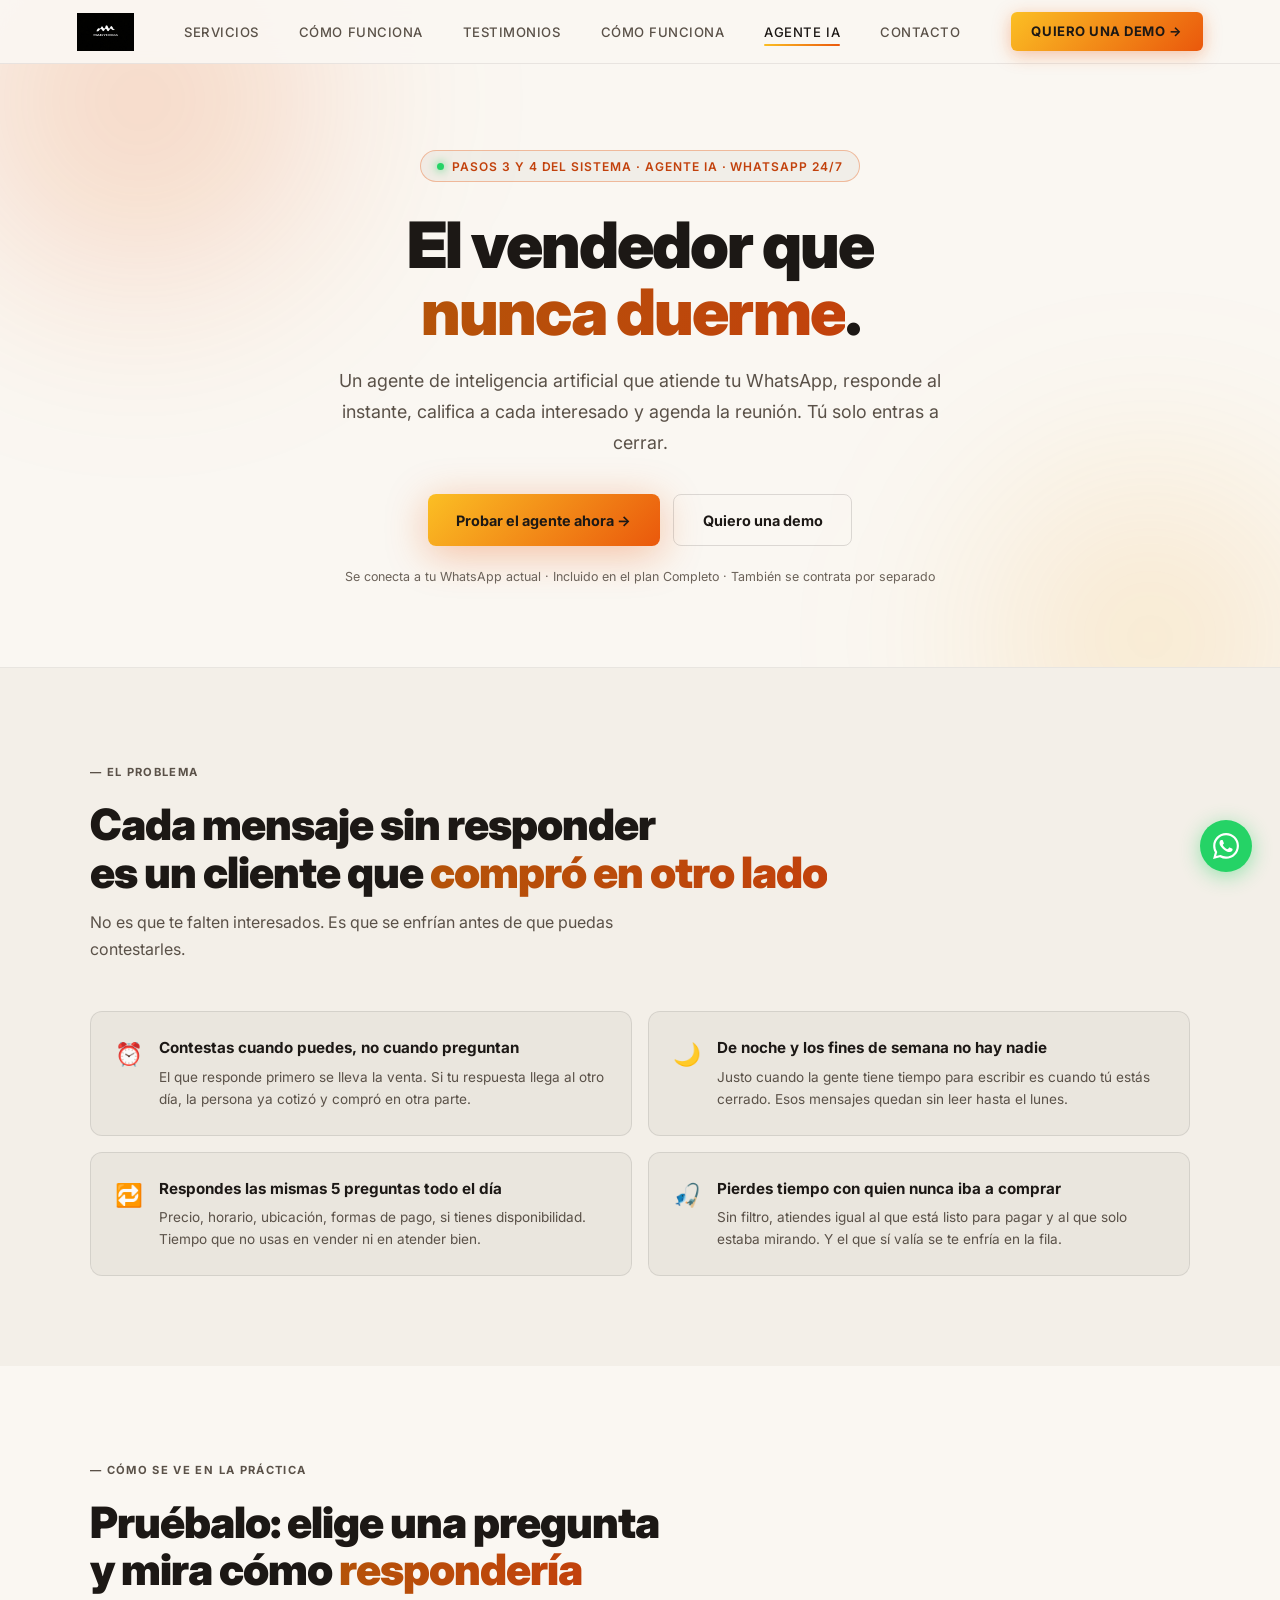
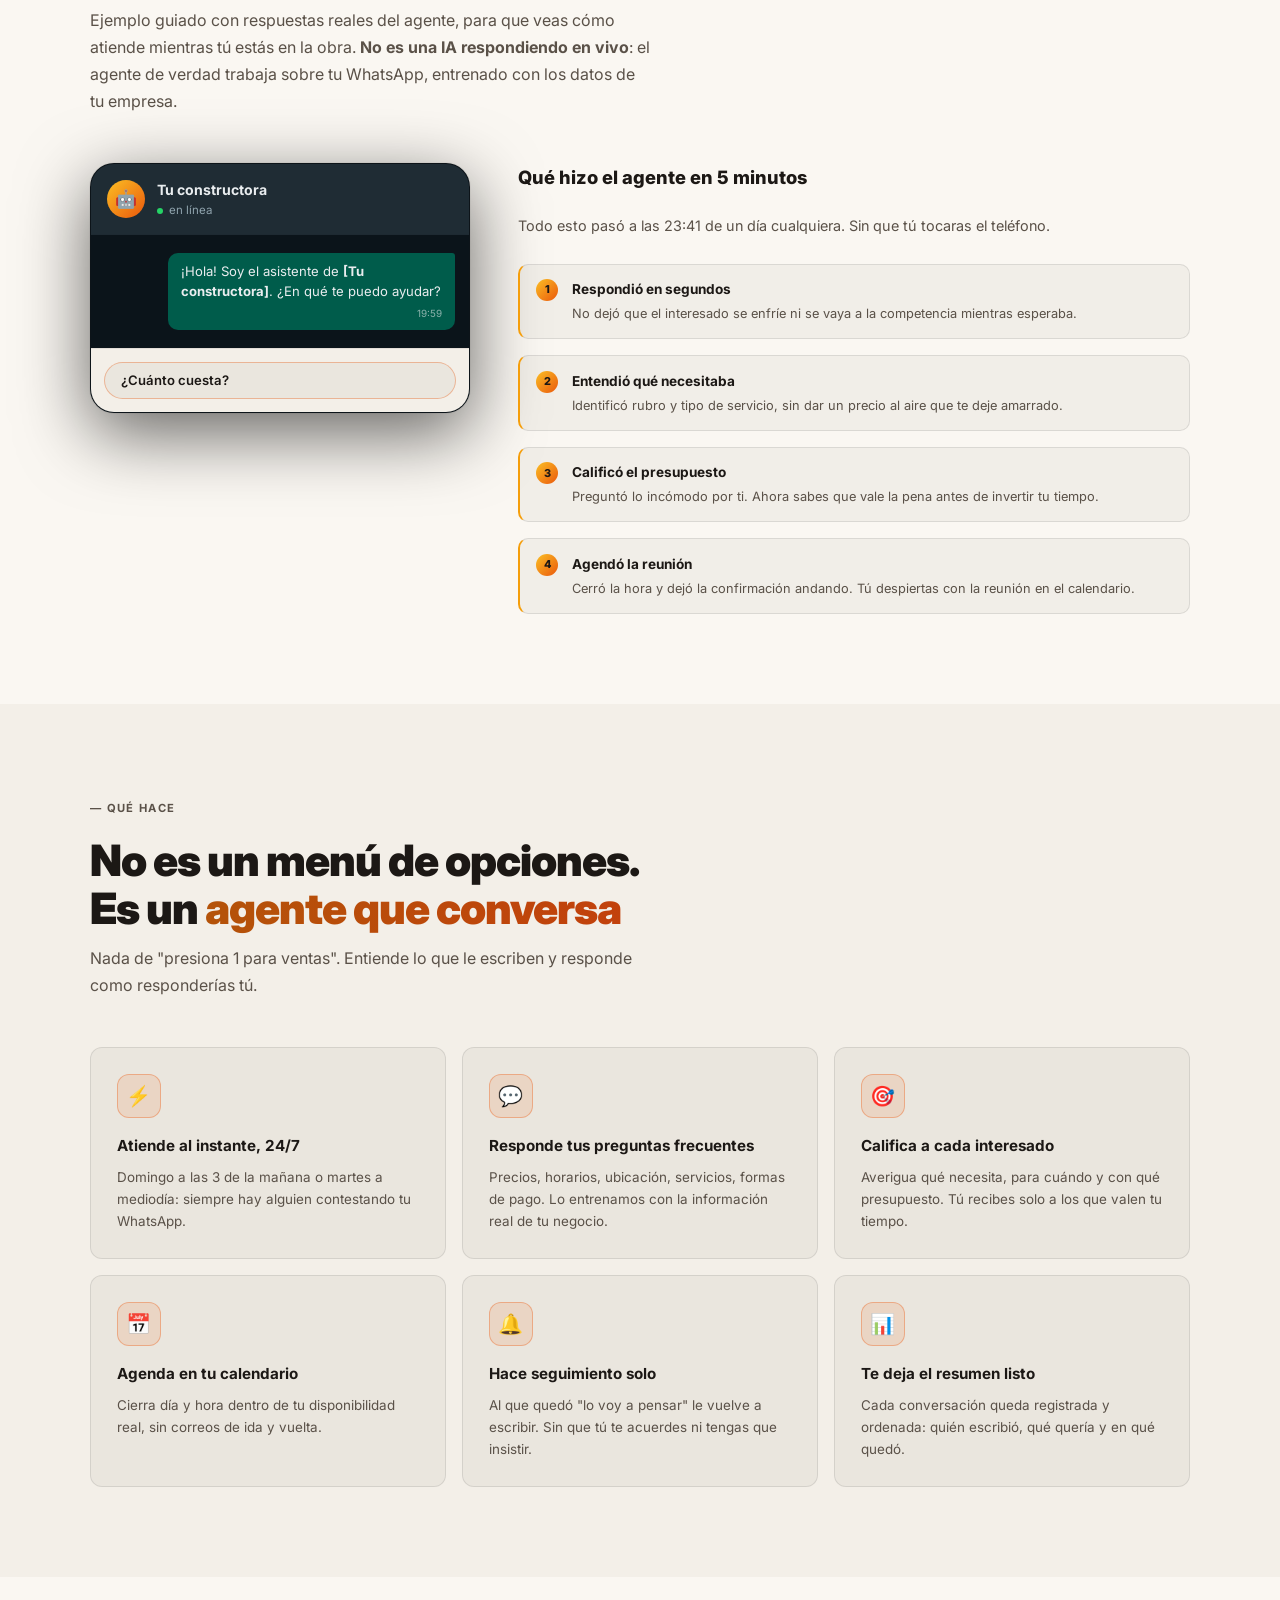
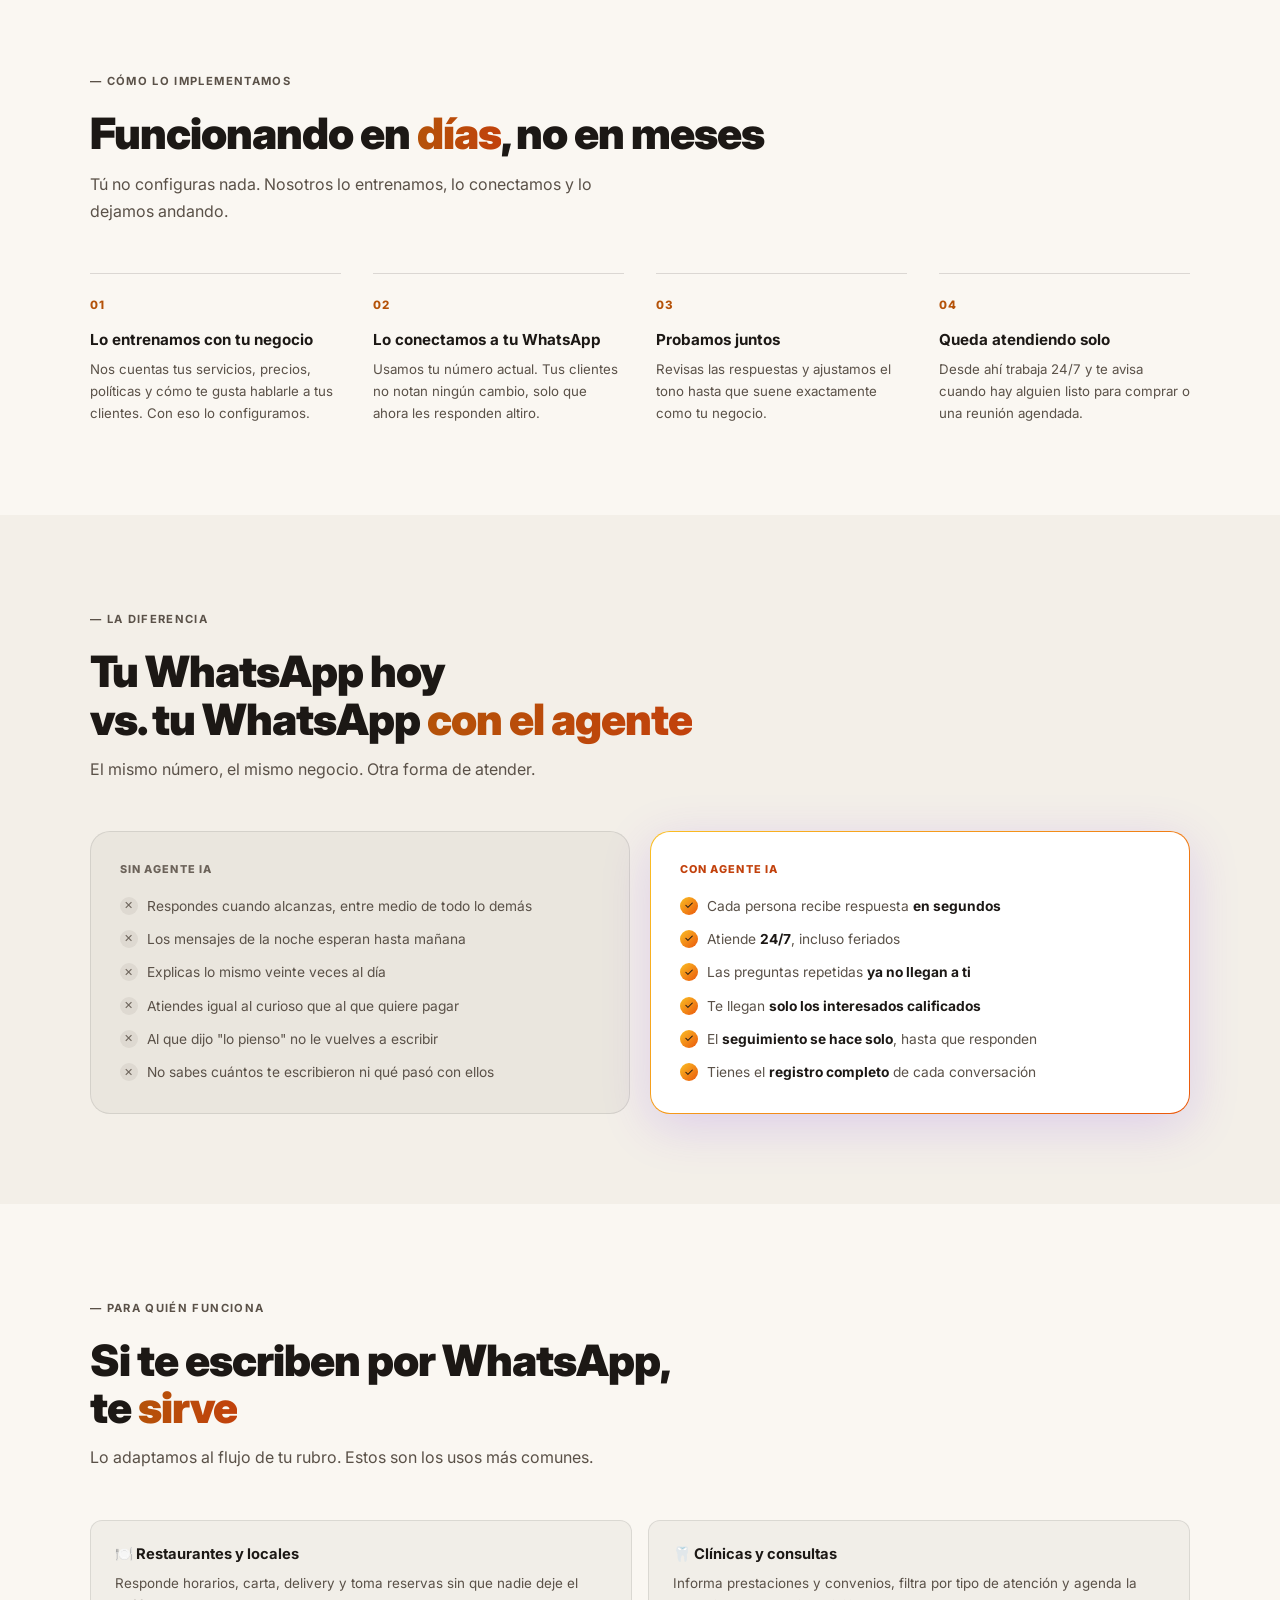
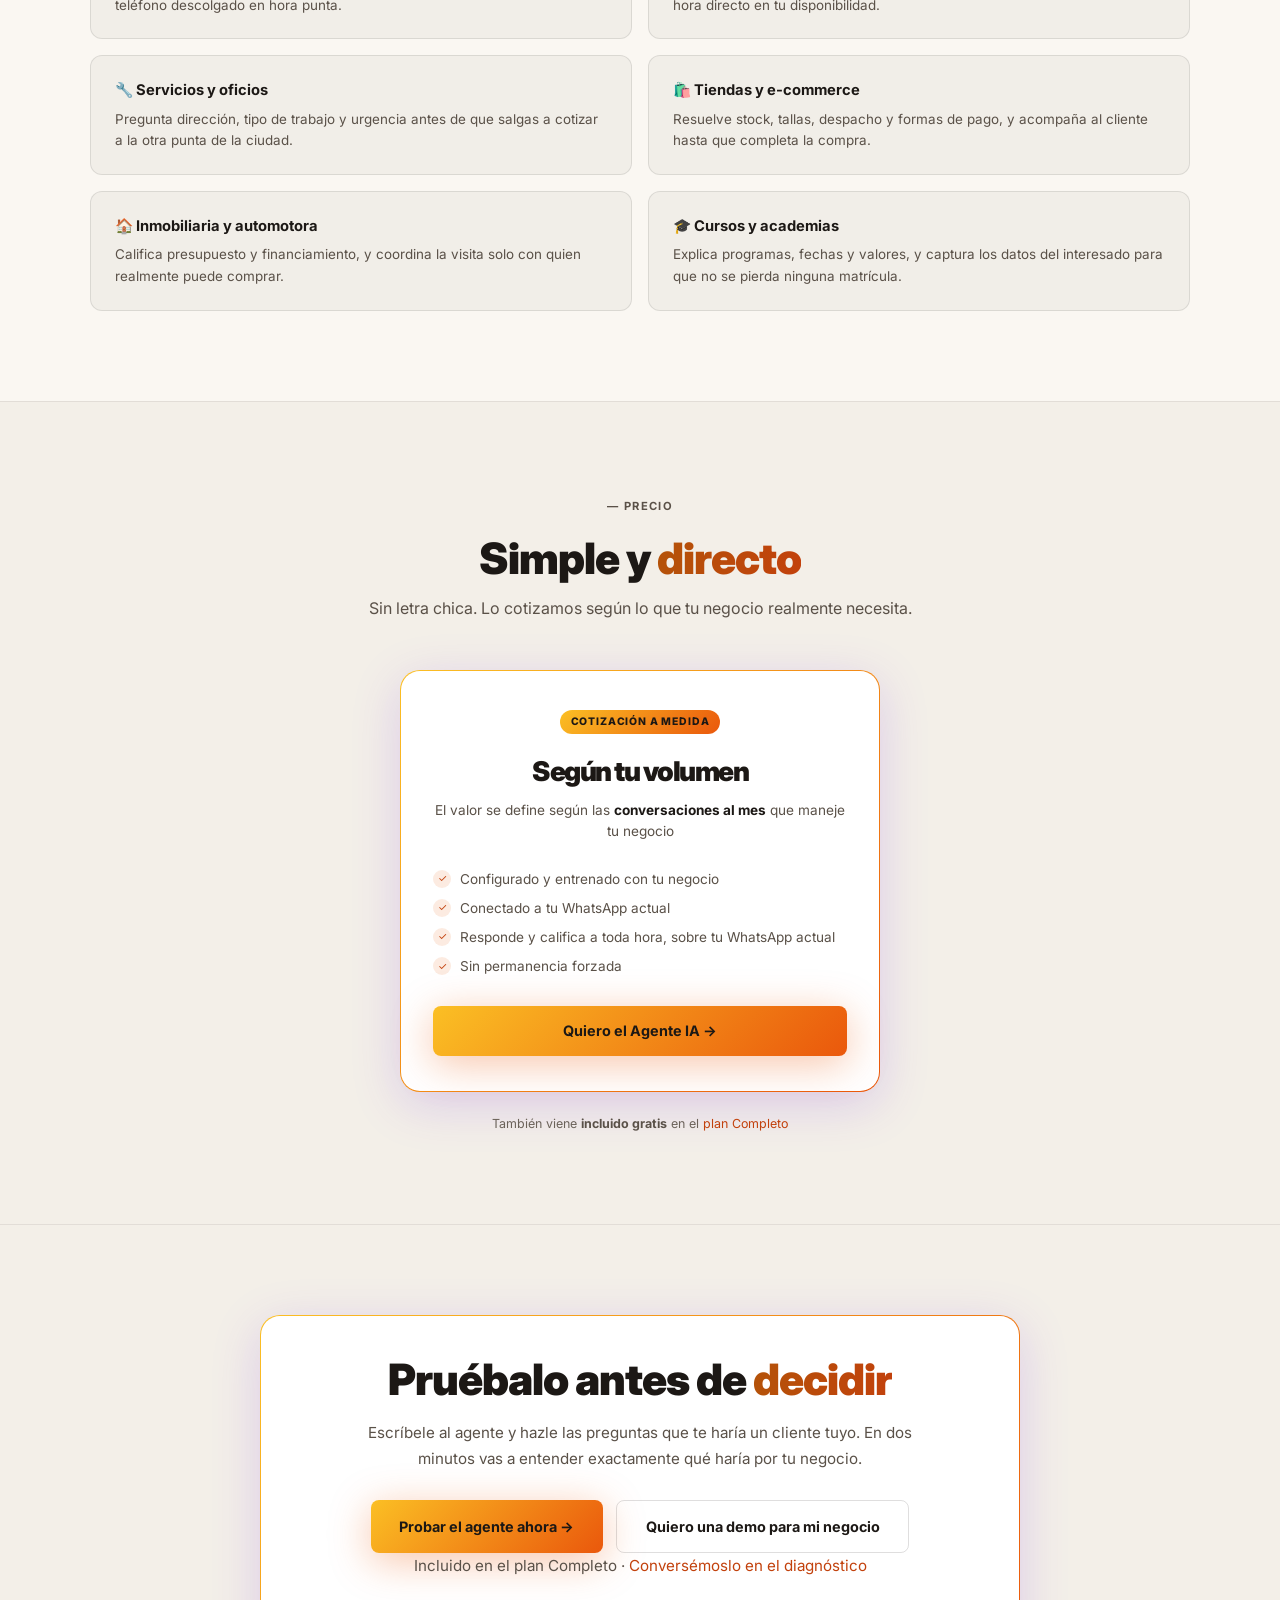
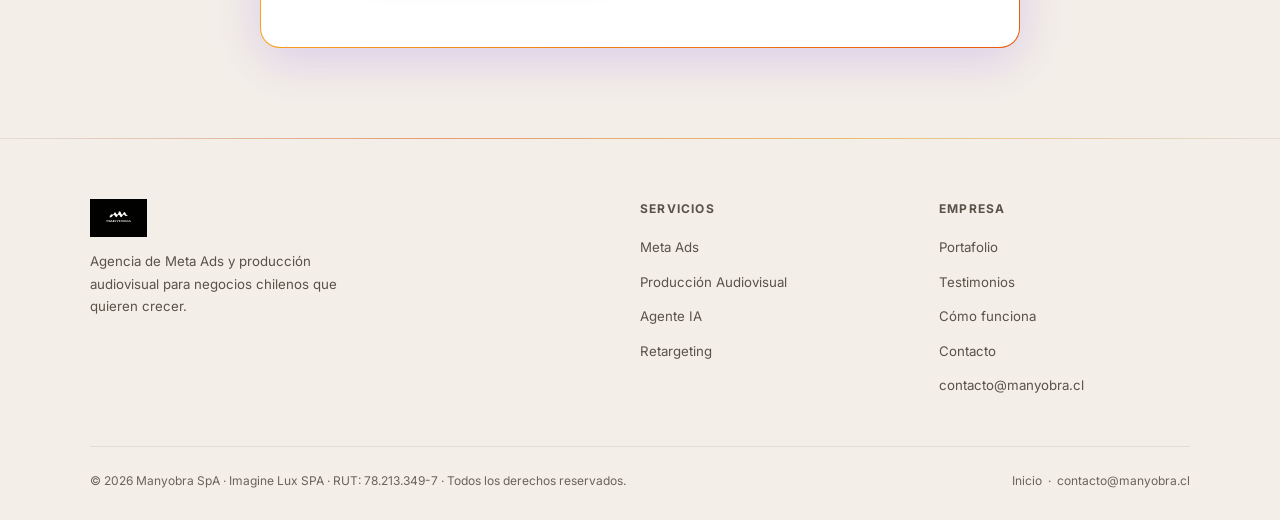
<file: agente-ia/index.html>
<!DOCTYPE html>
<html lang="es-CL" prefix="og: https://ogp.me/ns#">
<head>
  <meta charset="UTF-8" />
  <meta name="viewport" content="width=device-width, initial-scale=1.0" />

  <!-- Meta Pixel Code -->
  <script>
  !function(f,b,e,v,n,t,s)
  {if(f.fbq)return;n=f.fbq=function(){n.callMethod?
  n.callMethod.apply(n,arguments):n.queue.push(arguments)};
  if(!f._fbq)f._fbq=n;n.push=n;n.loaded=!0;n.version='2.0';
  n.queue=[];t=b.createElement(e);t.async=!0;
  t.src=v;s=b.getElementsByTagName(e)[0];
  s.parentNode.insertBefore(t,s)}(window, document,'script',
  'https://connect.facebook.net/en_US/fbevents.js');
  fbq('init', '956034103850677');
  fbq('track', 'PageView');
  </script>
  <noscript><img height="1" width="1" style="display:none"
  src="https://www.facebook.com/tr?id=956034103850677&ev=PageView&noscript=1"
  /></noscript>
  <!-- End Meta Pixel Code -->

  <!-- Google Analytics 4 -->
  <script async src="https://www.googletagmanager.com/gtag/js?id=G-G9JF1L3ZJD"></script>
  <script>
    window.dataLayer = window.dataLayer || [];
    function gtag(){dataLayer.push(arguments);}
    gtag('js', new Date());
    gtag('config', 'G-G9JF1L3ZJD');
  </script>


  <!-- ── SEO ── -->
  <title>Agente IA para Constructoras | Atiende tu WhatsApp 24/7 | Manyobra</title>
  <meta name="description" content="El agente que filtra y hace seguimiento dentro del sistema: responde cada consulta en segundos, pregunta tipo de obra, zona y plazo, y te deja solo a quien tiene un proyecto real." />
  <meta name="robots" content="index, follow" />
  <link rel="canonical" href="https://manyobra.cl/agente-ia/" />

  <!-- ── OPEN GRAPH ── -->
  <meta property="og:type" content="website" />
  <meta property="og:url" content="https://manyobra.cl/agente-ia/" />
  <meta property="og:title" content="Agente IA para WhatsApp | Manyobra" />
  <meta property="og:description" content="El vendedor que nunca duerme. Atiende tu WhatsApp 24/7, califica a cada interesado y agenda la reunión por ti." />
  <meta property="og:image" content="https://manyobra.cl/og-manyobra.jpg" />
  <meta property="og:site_name" content="Manyobra" />
  <meta property="og:locale" content="es_CL" />

  <!-- ── FONTS ── -->
  <link rel="preconnect" href="https://fonts.googleapis.com" />
  <link rel="preconnect" href="https://fonts.gstatic.com" crossorigin />
  <link href="https://fonts.googleapis.com/css2?family=Inter:wght@400;600;700;900&display=swap" rel="stylesheet" />

  <style>
    *, *::before, *::after { box-sizing: border-box; margin: 0; padding: 0; }

    :root { --ink:#1C1815; --bone:#FAF7F2; --concrete:#F3EFE8; --amber:#F59E0B; --orange:#EA580C;
      --black:   #FAF7F2;
      --white:   #1C1815;
      --grey1:   #F3EFE8;
      --grey2:   #FFFFFF;
      --grey3:   #EDE8E1;
      --grey4:   #DDD6CC;
      --grey5:   #6B6259;
      --muted:   #5A5148;
      --border:  rgba(28,24,21,0.08);
      --border2: rgba(28,24,21,0.14);
      --radius:  12px;
      --blue:       #C2410C;
      --blue-dim:   rgba(234,88,12,0.12);
      --accent:     #F59E0B;
      --accent-2:   #EA580C;
      --accent-brd: rgba(234,88,12,0.35);
      --grad:       linear-gradient(135deg, #FBBF24 0%, #EA580C 100%);
      --grad-text:  linear-gradient(100deg, #B45309 0%, #C2410C 100%);
      --glow:       0 8px 40px rgba(234,88,12,0.35);
      --glass:      rgba(28,24,21,0.04);
      --glass-brd:  rgba(28,24,21,0.10);
      --radius-lg:  20px;
      --wa:         #25D366;
    }

    html { scroll-behavior: smooth; }
    body { font-family: 'Inter', sans-serif; background: var(--black); color: var(--white); line-height: 1.6; -webkit-font-smoothing: antialiased; }
    ::selection { background: rgba(234,88,12,0.35); }

    ::-webkit-scrollbar { width: 4px; }
    ::-webkit-scrollbar-track { background: var(--black); }
    ::-webkit-scrollbar-thumb { background: var(--grey4); border-radius: 2px; }

    /* ── NAV ── */
    nav {
      position: fixed; top: 0; left: 0; right: 0; z-index: 100;
      display: flex; align-items: center; justify-content: space-between;
      padding: 0 6%; height: 64px;
      background: rgba(250,247,242,0.92); backdrop-filter: blur(20px);
      border-bottom: 1px solid var(--border);
    }
    .nav-logo { display: flex; align-items: center; text-decoration: none; }
    .nav-logo img { height: 38px; width: auto; }
    .nav-links { display: flex; gap: 2.5rem; list-style: none; }
    .nav-links a { color: var(--muted); text-decoration: none; font-size: .82rem; font-weight: 500; letter-spacing: .04em; text-transform: uppercase; transition: color .2s; position: relative; }
    .nav-links a:hover, .nav-links a.active { color: var(--white); }
    .nav-links a::after {
      content: ''; position: absolute; left: 0; bottom: -6px; width: 100%; height: 2px;
      background: var(--grad); border-radius: 2px;
      transform: scaleX(0); transform-origin: left; transition: transform .25s;
    }
    .nav-links a:hover::after, .nav-links a.active::after { transform: scaleX(1); }
    .nav-cta { background: var(--grad); color: var(--ink); padding: .55rem 1.3rem; border-radius: 6px; font-weight: 700; font-size: .82rem; letter-spacing: .04em; text-transform: uppercase; text-decoration: none; transition: all .2s; box-shadow: 0 4px 18px rgba(234,88,12,0.35); }
    .nav-cta:hover { filter: brightness(1.12); transform: translateY(-1px); }
    .hamburger { display: none; flex-direction: column; gap: 5px; cursor: pointer; }
    .hamburger span { display: block; width: 22px; height: 1.5px; background: var(--white); }

    /* ── LAYOUT ── */
    section { padding: 90px 6%; }
    .inner { max-width: 1100px; margin: 0 auto; }
    .sec-tag { display: inline-block; font-size: .7rem; font-weight: 700; letter-spacing: .12em; text-transform: uppercase; color: var(--muted); margin-bottom: 1.2rem; }
    .sec-tag::before { content: '— '; }
    h2 { font-size: clamp(1.7rem, 3.6vw, 2.7rem); font-weight: 900; line-height: 1.1; letter-spacing: -1px; margin-bottom: .8rem; }
    h2 .accent { background: var(--grad-text); -webkit-background-clip: text; background-clip: text; -webkit-text-fill-color: transparent; }
    .sec-sub { color: var(--muted); font-size: 1rem; max-width: 560px; margin-bottom: 3rem; line-height: 1.7; }

    /* ── HERO ── */
    .hero { position: relative; overflow: hidden; padding: 150px 6% 80px; text-align: center; border-bottom: 1px solid var(--border); }
    .hero::before {
      content: ''; position: absolute; z-index: -1; width: 560px; height: 560px; border-radius: 50%;
      top: -180px; left: -140px; pointer-events: none;
      background: radial-gradient(circle, rgba(234,88,12,0.28), transparent 65%);
      filter: blur(90px); animation: orbDrift 16s ease-in-out infinite alternate;
    }
    .hero::after {
      content: ''; position: absolute; z-index: -1; width: 500px; height: 500px; border-radius: 50%;
      bottom: -220px; right: -120px; pointer-events: none;
      background: radial-gradient(circle, rgba(245,158,11,0.22), transparent 65%);
      filter: blur(90px); animation: orbDrift 20s ease-in-out infinite alternate-reverse;
    }
    @keyframes orbDrift { from { transform: translate(0,0); } to { transform: translate(70px,50px); } }
    .hero-tag {
      display: inline-flex; align-items: center; gap: .5rem;
      background: var(--glass); border: 1px solid var(--accent-brd); color: #C2410C;
      padding: .35rem 1rem; border-radius: 100px;
      font-size: .75rem; font-weight: 600; letter-spacing: .08em; text-transform: uppercase;
      margin-bottom: 1.8rem;
    }
    .hero-tag::before {
      content: ''; width: 7px; height: 7px; border-radius: 50%;
      background: var(--wa); box-shadow: 0 0 10px var(--wa);
      animation: pulse 2.4s ease-in-out infinite;
    }
    @keyframes pulse { 0%,100% { opacity: 1; } 50% { opacity: .3; } }
    .hero h1 { font-size: clamp(2.2rem, 5.5vw, 4rem); font-weight: 900; line-height: 1.05; letter-spacing: -2px; margin-bottom: 1.2rem; }
    .hero h1 em { font-style: normal; background: var(--grad-text); -webkit-background-clip: text; background-clip: text; -webkit-text-fill-color: transparent; }
    .hero p.lead { font-size: clamp(.98rem, 1.6vw, 1.12rem); color: var(--muted); max-width: 620px; margin: 0 auto 2.2rem; line-height: 1.75; }
    .hero-actions { display: flex; gap: .8rem; justify-content: center; flex-wrap: wrap; }
    .btn { display: inline-flex; align-items: center; gap: .5rem; padding: .85rem 1.8rem; border-radius: 8px; font-weight: 700; font-size: .9rem; text-decoration: none; transition: all .2s; }
    .btn-grad { background: var(--grad); color: var(--ink); box-shadow: var(--glow); }
    .btn-grad:hover { transform: translateY(-2px); filter: brightness(1.1); }
    .btn-outline { background: transparent; color: var(--white); border: 1px solid var(--border2); }
    .btn-outline:hover { border-color: var(--accent-brd); background: var(--blue-dim); }
    .hero-note { margin-top: 1.3rem; font-size: .78rem; color: var(--grey5); }

    /* ── PROBLEMA ── */
    .problem-sec { background: var(--grey1); }
    .problem-grid { display: grid; grid-template-columns: repeat(2, 1fr); gap: 1rem; }
    .problem-card {
      background: var(--glass); border: 1px solid var(--glass-brd); border-radius: var(--radius);
      padding: 1.5rem; display: flex; gap: 1rem; align-items: flex-start;
    }
    .problem-card .pc-icon { font-size: 1.4rem; flex-shrink: 0; }
    .problem-card h3 { font-size: .95rem; font-weight: 700; margin-bottom: .4rem; }
    .problem-card p { font-size: .85rem; color: var(--muted); line-height: 1.6; }

    /* ── CHAT DEMO ── */
    .chat-sec { background: var(--black); }
    .chat-wrap { display: grid; grid-template-columns: 380px 1fr; gap: 3rem; align-items: start; }
    .chat-phone {
      background: #0B141A; border: 1px solid var(--border2); border-radius: 24px;
      overflow: hidden; box-shadow: 0 20px 70px rgba(0,0,0,0.6), 0 0 0 1px rgba(28,24,21,0.04);
    }
    .chat-header {
      background: #1F2C34; padding: .9rem 1rem; display: flex; align-items: center; gap: .75rem;
      border-bottom: 1px solid rgba(28,24,21,0.06);
    }
    .chat-avatar {
      width: 38px; height: 38px; border-radius: 50%; background: var(--grad);
      display: flex; align-items: center; justify-content: center; font-size: 1.1rem; flex-shrink: 0;
    }
    .chat-who { font-size: .88rem; font-weight: 700; color: #E9EDEF; }
    .chat-status { font-size: .72rem; color: #8FA3AD; display: flex; align-items: center; gap: .35rem; }
    .chat-status::before { content: ''; width: 6px; height: 6px; border-radius: 50%; background: var(--wa); }
    .chat-body { padding: 1.1rem .9rem; display: flex; flex-direction: column; gap: .6rem; background: #0B141A; color: #E9EDEF; }
    .bubble { color: #E9EDEF; max-width: 82%; padding: .6rem .8rem; border-radius: 10px; font-size: .82rem; line-height: 1.5; position: relative; }
    .bubble.in { background: #1F2C34; align-self: flex-start; border-top-left-radius: 3px; }
    .bubble.out { background: #005C4B; align-self: flex-end; border-top-right-radius: 3px; }
    .bubble .t { display: block; font-size: .62rem; color: rgba(233,237,239,0.6); text-align: right; margin-top: .25rem; }
    .chat-typing { align-self: flex-start; display: flex; gap: 4px; padding: .7rem .85rem; background: #1F2C34; border-radius: 10px; border-top-left-radius: 3px; }
    .chat-typing span { width: 6px; height: 6px; border-radius: 50%; background: #8FA3AD; animation: blink 1.4s infinite both; }
    .chat-typing span:nth-child(2) { animation-delay: .2s; }
    .chat-typing span:nth-child(3) { animation-delay: .4s; }
    @keyframes blink { 0%,80%,100% { opacity: .3; } 40% { opacity: 1; } }

    .chat-notes { display: flex; flex-direction: column; gap: 1rem; }
    .chat-notes h3 { font-size: 1.15rem; font-weight: 800; margin-bottom: .3rem; }
    .chat-notes > p { font-size: .9rem; color: var(--muted); line-height: 1.7; margin-bottom: .6rem; }
    .note-item {
      display: flex; gap: .85rem; align-items: flex-start;
      background: var(--glass); border: 1px solid var(--glass-brd);
      border-left: 2px solid var(--accent); border-radius: 10px; padding: .9rem 1rem;
    }
    .note-n {
      flex-shrink: 0; width: 22px; height: 22px; border-radius: 50%;
      background: var(--grad); color: var(--ink); font-size: .68rem; font-weight: 800;
      display: flex; align-items: center; justify-content: center;
    }
    .note-item h4 { font-size: .85rem; font-weight: 700; margin-bottom: .2rem; }
    .note-item p { font-size: .8rem; color: var(--muted); line-height: 1.55; }

    /* ── CAPACIDADES ── */
    .caps-sec { background: var(--grey1); }
    .caps-grid { display: grid; grid-template-columns: repeat(3, 1fr); gap: 1rem; }
    .cap-card {
      background: var(--glass); border: 1px solid var(--glass-brd); border-radius: var(--radius);
      padding: 1.6rem; transition: transform .25s, border-color .25s;
    }
    .cap-card:hover { transform: translateY(-4px); border-color: var(--accent-brd); }
    .cap-icon {
      width: 44px; height: 44px; border-radius: 12px; background: var(--blue-dim);
      border: 1px solid var(--accent-brd); display: flex; align-items: center; justify-content: center;
      font-size: 1.25rem; margin-bottom: 1rem;
    }
    .cap-card h3 { font-size: .95rem; font-weight: 700; margin-bottom: .5rem; }
    .cap-card p { font-size: .84rem; color: var(--muted); line-height: 1.65; }

    /* ── CÓMO FUNCIONA ── */
    .how-sec { background: var(--black); }
    .how-grid { display: grid; grid-template-columns: repeat(4, 1fr); gap: 2rem; }
    .how-step { border-top: 1px solid var(--border2); padding-top: 1.4rem; transition: border-color .2s; }
    .how-step:hover { border-color: var(--accent); }
    .how-n { font-size: .72rem; font-weight: 800; letter-spacing: .1em; margin-bottom: .8rem; background: var(--grad-text); -webkit-background-clip: text; background-clip: text; -webkit-text-fill-color: transparent; }
    .how-step h3 { font-size: .95rem; font-weight: 700; margin-bottom: .45rem; }
    .how-step p { font-size: .83rem; color: var(--muted); line-height: 1.65; }

    /* ── ANTES / DESPUÉS ── */
    .vs-sec { background: var(--grey1); }
    .vs-grid { display: grid; grid-template-columns: 1fr 1fr; gap: 1.25rem; }
    .vs-col { border-radius: var(--radius-lg); padding: 1.8rem; }
    .vs-col.before { background: var(--glass); border: 1px solid var(--glass-brd); }
    .vs-col.after {
      border: 1px solid transparent;
      background: linear-gradient(var(--grey2), var(--grey2)) padding-box, var(--grad) border-box;
      box-shadow: 0 12px 50px rgba(124,58,237,0.18);
    }
    .vs-label { font-size: .68rem; font-weight: 800; letter-spacing: .1em; text-transform: uppercase; margin-bottom: 1.1rem; }
    .vs-col.before .vs-label { color: var(--grey5); }
    .vs-col.after .vs-label { color: var(--blue); }
    .vs-list { list-style: none; display: flex; flex-direction: column; gap: .75rem; }
    .vs-list li { display: flex; gap: .6rem; align-items: flex-start; font-size: .86rem; line-height: 1.55; }
    .vs-col.before .vs-list li { color: var(--muted); }
    .vs-col.after .vs-list li { color: #5A5148; }
    .vs-col.after .vs-list li strong { color: var(--white); }
    .vs-mark { flex-shrink: 0; width: 18px; height: 18px; border-radius: 50%; display: flex; align-items: center; justify-content: center; font-size: .7rem; margin-top: 1px; }
    .vs-col.before .vs-mark { background: rgba(28,24,21,0.06); color: var(--grey5); }
    .vs-col.after .vs-mark { background: var(--grad); color: var(--ink); }

    /* ── CASOS DE USO ── */
    .use-sec { background: var(--black); }
    .use-grid { display: grid; grid-template-columns: repeat(2, 1fr); gap: 1rem; }
    .use-card {
      background: var(--glass); border: 1px solid var(--glass-brd); border-radius: var(--radius);
      padding: 1.4rem 1.5rem;
    }
    .use-card h3 { font-size: .92rem; font-weight: 700; margin-bottom: .4rem; display: flex; align-items: center; gap: .55rem; }
    .use-card p { font-size: .84rem; color: var(--muted); line-height: 1.6; }

    /* ── PRECIO ── */
    .price-sec { background: var(--grey1); border-top: 1px solid var(--border); text-align: center; }
    .price-card {
      max-width: 480px; margin: 0 auto;
      border: 1px solid transparent; border-radius: var(--radius-lg);
      background: linear-gradient(var(--grey2), var(--grey2)) padding-box, var(--grad) border-box;
      box-shadow: 0 12px 50px rgba(124,58,237,0.2);
      padding: 2.2rem 2rem;
    }
    .price-tag {
      display: inline-block; font-size: .65rem; font-weight: 800; letter-spacing: .08em; text-transform: uppercase;
      background: var(--grad); color: var(--ink); padding: .22rem .65rem; border-radius: 100px; margin-bottom: 1rem;
    }
    .price-old { font-size: .95rem; color: var(--grey5); text-decoration: line-through; margin-bottom: .2rem; }
    .price-amount { display: flex; align-items: baseline; justify-content: center; gap: .35rem; margin-bottom: .4rem; }
    .price-amount .n { font-size: 2.6rem; font-weight: 900; letter-spacing: -1.5px; }
    .price-amount .p { font-size: .85rem; color: var(--muted); }
    .price-sub { font-size: .85rem; color: var(--muted); margin-bottom: 1.6rem; }
    .price-sub strong { color: var(--white); }
    .price-feats { list-style: none; display: flex; flex-direction: column; gap: .55rem; margin-bottom: 1.8rem; text-align: left; }
    .price-feats li { display: flex; gap: .55rem; align-items: flex-start; font-size: .85rem; color: #5A5148; line-height: 1.5; }
    .price-feats li::before {
      content: '✓'; flex-shrink: 0; width: 18px; height: 18px; margin-top: 1px;
      background: var(--blue-dim); border-radius: 50%;
      display: flex; align-items: center; justify-content: center;
      font-size: .65rem; color: var(--blue);
    }

    /* ── CIERRE ── */
    .close-sec { background: var(--grey1); text-align: center; border-top: 1px solid var(--border); }
    .close-card {
      max-width: 760px; margin: 0 auto; padding: 2.5rem;
      border: 1px solid transparent; border-radius: var(--radius-lg);
      background: linear-gradient(var(--grey2), var(--grey2)) padding-box, var(--grad) border-box;
      box-shadow: 0 12px 50px rgba(124,58,237,0.2);
    }
    .close-card h2 { margin-bottom: 1rem; }
    .close-card p { font-size: .95rem; color: var(--muted); line-height: 1.7; max-width: 560px; margin: 0 auto 1.8rem; }
    .close-actions { display: flex; gap: .8rem; justify-content: center; flex-wrap: wrap; }
    .close-note { font-size: .78rem; color: var(--grey5); margin-top: 1.4rem; }
    .close-note a { color: var(--blue); text-decoration: none; }

    /* ── FOOTER ── */
    footer { background: var(--grey1); border-top: 1px solid var(--border); padding: 60px 6% 30px; position: relative; }
    footer::before { content: ''; position: absolute; top: -1px; left: 0; right: 0; height: 1px; background: linear-gradient(90deg, transparent, rgba(234,88,12,0.5), rgba(245,158,11,0.5), transparent); }
    .footer-inner { max-width: 1100px; margin: 0 auto; }
    .footer-top { display: grid; grid-template-columns: 2fr 1fr 1fr; gap: 3rem; margin-bottom: 3rem; }
    .footer-brand p { font-size: .83rem; color: var(--muted); line-height: 1.7; margin-top: .8rem; max-width: 260px; }
    .footer-col h4 { font-size: .75rem; font-weight: 700; letter-spacing: .1em; text-transform: uppercase; color: var(--muted); margin-bottom: 1rem; }
    .footer-col ul { list-style: none; display: flex; flex-direction: column; gap: .55rem; }
    .footer-col a { color: #5A5148; text-decoration: none; font-size: .83rem; transition: color .2s; }
    .footer-col a:hover { color: var(--white); }
    .footer-bottom { border-top: 1px solid var(--border); padding-top: 1.5rem; display: flex; justify-content: space-between; align-items: center; flex-wrap: wrap; gap: .5rem; }
    .footer-bottom p, .footer-bottom a { font-size: .75rem; color: var(--grey5); text-decoration: none; }

    /* ── WA FLOAT ── */
    .wa-float {
      position: fixed; bottom: 28px; right: 28px; z-index: 50;
      width: 52px; height: 52px; border-radius: 50%;
      background: var(--wa); display: flex; align-items: center; justify-content: center;
      box-shadow: 0 4px 20px rgba(37,211,102,.45); text-decoration: none; transition: transform .2s;
    }
    .wa-float:hover { transform: scale(1.1); }
    .wa-float svg { width: 26px; height: 26px; fill: #fff; }

    /* ── REVEAL ── */
    .reveal { opacity: 0; transform: translateY(22px); transition: opacity .7s cubic-bezier(.16,1,.3,1), transform .7s cubic-bezier(.16,1,.3,1); }
    .reveal.visible { opacity: 1; transform: none; }
    @media (prefers-reduced-motion: reduce) {
      .reveal { opacity: 1; transform: none; transition: none; }
      .hero::before, .hero::after, .hero-tag::before, .chat-typing span { animation: none; }
    }

    /* ── RESPONSIVE ── */
    @media (max-width: 1024px) {
      .chat-wrap { grid-template-columns: 1fr; gap: 2rem; }
      .chat-phone { max-width: 380px; margin: 0 auto; }
      .caps-grid { grid-template-columns: repeat(2, 1fr); }
      .how-grid { grid-template-columns: repeat(2, 1fr); }
    }
    @media (max-width: 768px) {
      .nav-links { display: none; position: fixed; top: 64px; left: 0; right: 0; background: rgba(0,0,0,0.97); flex-direction: column; gap: 0; padding: 1rem 6%; }
      .nav-links.open { display: flex; }
      .nav-links li { border-bottom: 1px solid var(--border); }
      .nav-links a { display: block; padding: .9rem 0; }
      .nav-links a::after { display: none; }
      .nav-cta { display: none; }
      .hamburger { display: flex; }
      section { padding: 70px 6%; }
      .problem-grid, .caps-grid, .how-grid, .vs-grid, .use-grid { grid-template-columns: 1fr; }
      .footer-top { grid-template-columns: 1fr; gap: 2rem; }
      .footer-bottom { flex-direction: column; text-align: center; }
      .close-card { padding: 1.8rem 1.4rem; }
    }

    /* ── PRINT ── */
    @media print {
      nav, .hamburger, .wa-float, .hero::before, .hero::after { display: none !important; }
      * { background: #fff !important; color: #000 !important; border-color: #ccc !important; box-shadow: none !important; }
      .hero h1 em, h2 .accent, .how-n { background: none !important; -webkit-text-fill-color: #000 !important; color: #000 !important; }
      .reveal { opacity: 1 !important; transform: none !important; }
      section { padding: 20px 4% !important; }
      .chat-phone, .cap-card, .vs-col, .use-card, .close-card, .problem-card { border: 1px solid #ccc !important; break-inside: avoid; }
    }
  
    /* ── Demo guiada del agente ── */
    .chat-opciones { padding: .8rem; border-top: 1px solid var(--border); display: flex; flex-direction: column; gap: .5rem; background: var(--grey1); }
    .chat-op {
      appearance: none; font-family: inherit; cursor: pointer;
      background: var(--glass); border: 1px solid var(--accent-brd); color: var(--white);
      border-radius: 100px; padding: .6rem 1rem; font-size: .82rem; font-weight: 600;
      text-align: left; transition: all .18s; text-decoration: none; display: block;
    }
    .chat-op:hover { background: rgba(234,88,12,.16); transform: translateY(-1px); }
    .chat-op-cta { background: var(--grad); border-color: transparent; text-align: center; font-weight: 700; }
    .chat-body { scroll-behavior: smooth; }
</style>
  <link rel="icon" href="/favicon.svg" type="image/svg+xml" />
  <link rel="apple-touch-icon" href="/apple-touch-icon.png" />
  <meta name="theme-color" content="#0A0A0A" />
</head>
<body>

<!-- NAV -->
<nav id="navbar" role="navigation" aria-label="Navegación principal">
  <a href="/" class="nav-logo" aria-label="Manyobra – Inicio">
    <img src="/logo.png" alt="Manyobra" />
  </a>
  <ul class="nav-links" id="navLinks">
    <li><a href="/#servicios">Servicios</a></li>
    <li><a href="/#servicios">Cómo funciona</a></li>
    <li><a href="/#testimonios">Testimonios</a></li>
    <li><a href="/#servicios">Cómo funciona</a></li>
    <li><a href="/agente-ia/" class="active">Agente IA</a></li>
    <li><a href="/#contacto">Contacto</a></li>
  </ul>
  <a href="https://wa.me/56956747949?text=Hola%20Manyobra%2C%20quiero%20una%20demo%20del%20Agente%20IA" target="_blank" rel="noopener" class="nav-cta">Quiero una demo →</a>
  <div class="hamburger" id="hamburger"><span></span><span></span><span></span></div>
</nav>

<!-- HERO -->
<header class="hero">
  <div class="hero-tag">Pasos 3 y 4 del sistema · Agente IA · WhatsApp 24/7</div>
  <h1>El vendedor que<br/><em>nunca duerme</em>.</h1>
  <p class="lead">Un agente de inteligencia artificial que atiende tu WhatsApp, responde al instante, califica a cada interesado y agenda la reunión. Tú solo entras a cerrar.</p>
  <div class="hero-actions">
    <a href="#demo" class="btn btn-grad">Probar el agente ahora →</a>
    <a href="https://wa.me/56956747949?text=Hola%20Manyobra%2C%20quiero%20una%20demo%20del%20Agente%20IA" target="_blank" rel="noopener" class="btn btn-outline">Quiero una demo</a>
  </div>
  <p class="hero-note">Se conecta a tu WhatsApp actual · Incluido en el plan Completo · También se contrata por separado</p>
</header>

<!-- PROBLEMA -->
<section class="problem-sec">
  <div class="inner">
    <div class="sec-tag">El problema</div>
    <h2>Cada mensaje sin responder<br/>es un cliente que <span class="accent">compró en otro lado</span></h2>
    <p class="sec-sub">No es que te falten interesados. Es que se enfrían antes de que puedas contestarles.</p>
    <div class="problem-grid">
      <div class="problem-card reveal">
        <div class="pc-icon">⏰</div>
        <div>
          <h3>Contestas cuando puedes, no cuando preguntan</h3>
          <p>El que responde primero se lleva la venta. Si tu respuesta llega al otro día, la persona ya cotizó y compró en otra parte.</p>
        </div>
      </div>
      <div class="problem-card reveal">
        <div class="pc-icon">🌙</div>
        <div>
          <h3>De noche y los fines de semana no hay nadie</h3>
          <p>Justo cuando la gente tiene tiempo para escribir es cuando tú estás cerrado. Esos mensajes quedan sin leer hasta el lunes.</p>
        </div>
      </div>
      <div class="problem-card reveal">
        <div class="pc-icon">🔁</div>
        <div>
          <h3>Respondes las mismas 5 preguntas todo el día</h3>
          <p>Precio, horario, ubicación, formas de pago, si tienes disponibilidad. Tiempo que no usas en vender ni en atender bien.</p>
        </div>
      </div>
      <div class="problem-card reveal">
        <div class="pc-icon">🎣</div>
        <div>
          <h3>Pierdes tiempo con quien nunca iba a comprar</h3>
          <p>Sin filtro, atiendes igual al que está listo para pagar y al que solo estaba mirando. Y el que sí valía se te enfría en la fila.</p>
        </div>
      </div>
    </div>
  </div>
</section>

<!-- CHAT DEMO -->
<section class="chat-sec" id="demo">
  <div class="inner">
    <div class="sec-tag">Cómo se ve en la práctica</div>
    <h2>Pruébalo: elige una pregunta<br/>y mira cómo <span class="accent">respondería</span></h2>
    <p class="sec-sub">Ejemplo guiado con respuestas reales del agente, para que veas cómo atiende mientras tú estás en la obra. <strong>No es una IA respondiendo en vivo</strong>: el agente de verdad trabaja sobre tu WhatsApp, entrenado con los datos de tu empresa.</p>

    <div class="chat-wrap">
      <div class="chat-phone reveal">
        <div class="chat-header">
          <div class="chat-avatar">🤖</div>
          <div>
            <div class="chat-who">Tu constructora</div>
            <div class="chat-status">en línea</div>
          </div>
        </div>
        <div class="chat-body" id="chatBody">
          <div class="bubble out">¡Hola! Soy el asistente de <strong>[Tu constructora]</strong>. ¿En qué te puedo ayudar?<span class="t" data-hora></span></div>
        </div>
        <div class="chat-opciones" id="chatOpciones" aria-label="Elige una pregunta"></div>
      </div>

      <div class="chat-notes">      <div class="chat-notes">
        <h3>Qué hizo el agente en 5 minutos</h3>
        <p>Todo esto pasó a las 23:41 de un día cualquiera. Sin que tú tocaras el teléfono.</p>
        <div class="note-item reveal">
          <div class="note-n">1</div>
          <div>
            <h4>Respondió en segundos</h4>
            <p>No dejó que el interesado se enfríe ni se vaya a la competencia mientras esperaba.</p>
          </div>
        </div>
        <div class="note-item reveal">
          <div class="note-n">2</div>
          <div>
            <h4>Entendió qué necesitaba</h4>
            <p>Identificó rubro y tipo de servicio, sin dar un precio al aire que te deje amarrado.</p>
          </div>
        </div>
        <div class="note-item reveal">
          <div class="note-n">3</div>
          <div>
            <h4>Calificó el presupuesto</h4>
            <p>Preguntó lo incómodo por ti. Ahora sabes que vale la pena antes de invertir tu tiempo.</p>
          </div>
        </div>
        <div class="note-item reveal">
          <div class="note-n">4</div>
          <div>
            <h4>Agendó la reunión</h4>
            <p>Cerró la hora y dejó la confirmación andando. Tú despiertas con la reunión en el calendario.</p>
          </div>
        </div>
      </div>
    </div>
  </div>
</section>

<!-- CAPACIDADES -->
<section class="caps-sec">
  <div class="inner">
    <div class="sec-tag">Qué hace</div>
    <h2>No es un menú de opciones.<br/>Es un <span class="accent">agente que conversa</span></h2>
    <p class="sec-sub">Nada de "presiona 1 para ventas". Entiende lo que le escriben y responde como responderías tú.</p>
    <div class="caps-grid">
      <div class="cap-card reveal">
        <div class="cap-icon">⚡</div>
        <h3>Atiende al instante, 24/7</h3>
        <p>Domingo a las 3 de la mañana o martes a mediodía: siempre hay alguien contestando tu WhatsApp.</p>
      </div>
      <div class="cap-card reveal">
        <div class="cap-icon">💬</div>
        <h3>Responde tus preguntas frecuentes</h3>
        <p>Precios, horarios, ubicación, servicios, formas de pago. Lo entrenamos con la información real de tu negocio.</p>
      </div>
      <div class="cap-card reveal">
        <div class="cap-icon">🎯</div>
        <h3>Califica a cada interesado</h3>
        <p>Averigua qué necesita, para cuándo y con qué presupuesto. Tú recibes solo a los que valen tu tiempo.</p>
      </div>
      <div class="cap-card reveal">
        <div class="cap-icon">📅</div>
        <h3>Agenda en tu calendario</h3>
        <p>Cierra día y hora dentro de tu disponibilidad real, sin correos de ida y vuelta.</p>
      </div>
      <div class="cap-card reveal">
        <div class="cap-icon">🔔</div>
        <h3>Hace seguimiento solo</h3>
        <p>Al que quedó "lo voy a pensar" le vuelve a escribir. Sin que tú te acuerdes ni tengas que insistir.</p>
      </div>
      <div class="cap-card reveal">
        <div class="cap-icon">📊</div>
        <h3>Te deja el resumen listo</h3>
        <p>Cada conversación queda registrada y ordenada: quién escribió, qué quería y en qué quedó.</p>
      </div>
    </div>
  </div>
</section>

<!-- CÓMO FUNCIONA -->
<section class="how-sec">
  <div class="inner">
    <div class="sec-tag">Cómo lo implementamos</div>
    <h2>Funcionando en <span class="accent">días</span>, no en meses</h2>
    <p class="sec-sub">Tú no configuras nada. Nosotros lo entrenamos, lo conectamos y lo dejamos andando.</p>
    <div class="how-grid">
      <div class="how-step reveal">
        <div class="how-n">01</div>
        <h3>Lo entrenamos con tu negocio</h3>
        <p>Nos cuentas tus servicios, precios, políticas y cómo te gusta hablarle a tus clientes. Con eso lo configuramos.</p>
      </div>
      <div class="how-step reveal">
        <div class="how-n">02</div>
        <h3>Lo conectamos a tu WhatsApp</h3>
        <p>Usamos tu número actual. Tus clientes no notan ningún cambio, solo que ahora les responden altiro.</p>
      </div>
      <div class="how-step reveal">
        <div class="how-n">03</div>
        <h3>Probamos juntos</h3>
        <p>Revisas las respuestas y ajustamos el tono hasta que suene exactamente como tu negocio.</p>
      </div>
      <div class="how-step reveal">
        <div class="how-n">04</div>
        <h3>Queda atendiendo solo</h3>
        <p>Desde ahí trabaja 24/7 y te avisa cuando hay alguien listo para comprar o una reunión agendada.</p>
      </div>
    </div>
  </div>
</section>

<!-- ANTES / DESPUÉS -->
<section class="vs-sec">
  <div class="inner">
    <div class="sec-tag">La diferencia</div>
    <h2>Tu WhatsApp hoy<br/>vs. tu WhatsApp <span class="accent">con el agente</span></h2>
    <p class="sec-sub">El mismo número, el mismo negocio. Otra forma de atender.</p>
    <div class="vs-grid">
      <div class="vs-col before reveal">
        <div class="vs-label">Sin agente IA</div>
        <ul class="vs-list">
          <li><span class="vs-mark">✕</span><span>Respondes cuando alcanzas, entre medio de todo lo demás</span></li>
          <li><span class="vs-mark">✕</span><span>Los mensajes de la noche esperan hasta mañana</span></li>
          <li><span class="vs-mark">✕</span><span>Explicas lo mismo veinte veces al día</span></li>
          <li><span class="vs-mark">✕</span><span>Atiendes igual al curioso que al que quiere pagar</span></li>
          <li><span class="vs-mark">✕</span><span>Al que dijo "lo pienso" no le vuelves a escribir</span></li>
          <li><span class="vs-mark">✕</span><span>No sabes cuántos te escribieron ni qué pasó con ellos</span></li>
        </ul>
      </div>
      <div class="vs-col after reveal">
        <div class="vs-label">Con agente IA</div>
        <ul class="vs-list">
          <li><span class="vs-mark">✓</span><span>Cada persona recibe respuesta <strong>en segundos</strong></span></li>
          <li><span class="vs-mark">✓</span><span>Atiende <strong>24/7</strong>, incluso feriados</span></li>
          <li><span class="vs-mark">✓</span><span>Las preguntas repetidas <strong>ya no llegan a ti</strong></span></li>
          <li><span class="vs-mark">✓</span><span>Te llegan <strong>solo los interesados calificados</strong></span></li>
          <li><span class="vs-mark">✓</span><span>El <strong>seguimiento se hace solo</strong>, hasta que responden</span></li>
          <li><span class="vs-mark">✓</span><span>Tienes el <strong>registro completo</strong> de cada conversación</span></li>
        </ul>
      </div>
    </div>
  </div>
</section>

<!-- CASOS DE USO -->
<section class="use-sec">
  <div class="inner">
    <div class="sec-tag">Para quién funciona</div>
    <h2>Si te escriben por WhatsApp,<br/>te <span class="accent">sirve</span></h2>
    <p class="sec-sub">Lo adaptamos al flujo de tu rubro. Estos son los usos más comunes.</p>
    <div class="use-grid">
      <div class="use-card reveal">
        <h3>🍽️ Restaurantes y locales</h3>
        <p>Responde horarios, carta, delivery y toma reservas sin que nadie deje el teléfono descolgado en hora punta.</p>
      </div>
      <div class="use-card reveal">
        <h3>🦷 Clínicas y consultas</h3>
        <p>Informa prestaciones y convenios, filtra por tipo de atención y agenda la hora directo en tu disponibilidad.</p>
      </div>
      <div class="use-card reveal">
        <h3>🔧 Servicios y oficios</h3>
        <p>Pregunta dirección, tipo de trabajo y urgencia antes de que salgas a cotizar a la otra punta de la ciudad.</p>
      </div>
      <div class="use-card reveal">
        <h3>🛍️ Tiendas y e-commerce</h3>
        <p>Resuelve stock, tallas, despacho y formas de pago, y acompaña al cliente hasta que completa la compra.</p>
      </div>
      <div class="use-card reveal">
        <h3>🏠 Inmobiliaria y automotora</h3>
        <p>Califica presupuesto y financiamiento, y coordina la visita solo con quien realmente puede comprar.</p>
      </div>
      <div class="use-card reveal">
        <h3>🎓 Cursos y academias</h3>
        <p>Explica programas, fechas y valores, y captura los datos del interesado para que no se pierda ninguna matrícula.</p>
      </div>
    </div>
  </div>
</section>

<!-- PRECIO -->
<section class="price-sec">
  <div class="inner">
    <div class="sec-tag">Precio</div>
    <h2>Simple y <span class="accent">directo</span></h2>
    <p class="sec-sub" style="margin-left:auto; margin-right:auto;">Sin letra chica. Lo cotizamos según lo que tu negocio realmente necesita.</p>
    <div class="price-card">
      <div class="price-tag">Cotización a medida</div>
      <div class="price-amount"><span class="n" style="font-size:1.7rem;">Según tu volumen</span></div>
      <div class="price-sub">El valor se define según las <strong>conversaciones al mes</strong> que maneje tu negocio</div>
      <ul class="price-feats">
        <li>Configurado y entrenado con tu negocio</li>
        <li>Conectado a tu WhatsApp actual</li>
        <li>Responde y califica a toda hora, sobre tu WhatsApp actual</li>
        <li>Sin permanencia forzada</li>
      </ul>
      <a href="https://wa.me/56956747949?text=Hola%20Manyobra%2C%20quiero%20el%20Agente%20IA%20por%20separado" target="_blank" rel="noopener" class="btn btn-grad" style="width:100%; justify-content:center;">Quiero el Agente IA →</a>
    </div>
    <p class="hero-note" style="margin-top:1.4rem;">También viene <strong style="color:var(--muted);">incluido gratis</strong> en el <a href="/#contacto" style="color:var(--blue); text-decoration:none;">plan Completo</a></p>
  </div>
</section>

<!-- CIERRE -->
<section class="close-sec">
  <div class="close-card">
    <h2>Pruébalo antes de <span class="accent">decidir</span></h2>
    <p>Escríbele al agente y hazle las preguntas que te haría un cliente tuyo. En dos minutos vas a entender exactamente qué haría por tu negocio.</p>
    <div class="close-actions">
      <a href="#demo" class="btn btn-grad">Probar el agente ahora →</a>
      <a href="https://wa.me/56956747949?text=Hola%20Manyobra%2C%20quiero%20una%20demo%20del%20Agente%20IA%20para%20mi%20negocio" target="_blank" rel="noopener" class="btn btn-outline">Quiero una demo para mi negocio</a>
    </div>
    <p class="close-note">Incluido en el plan Completo · <a href="/#contacto">Conversémoslo en el diagnóstico</a></p>
  </div>
</section>

<!-- FOOTER -->
<footer>
  <div class="footer-inner">
    <div class="footer-top">
      <div class="footer-brand">
        <a href="/" class="nav-logo">
          <img src="/logo.png" alt="Manyobra" />
        </a>
        <p>Agencia de Meta Ads y producción audiovisual para negocios chilenos que quieren crecer.</p>
      </div>
      <div class="footer-col">
        <h4>Servicios</h4>
        <ul>
          <li><a href="/#servicios">Meta Ads</a></li>
          <li><a href="/#servicios">Producción Audiovisual</a></li>
          <li><a href="/agente-ia/">Agente IA</a></li>
          <li><a href="/#servicios">Retargeting</a></li>
        </ul>
      </div>
      <div class="footer-col">
        <h4>Empresa</h4>
        <ul>
          <li><a href="/#portafolio">Portafolio</a></li>
          <li><a href="/#testimonios">Testimonios</a></li>
          <li><a href="/#servicios">Cómo funciona</a></li>
          <li><a href="/#contacto">Contacto</a></li>
          <li><a href="mailto:contacto@manyobra.cl">contacto@manyobra.cl</a></li>
        </ul>
      </div>
    </div>
    <div class="footer-bottom">
      <p>© 2026 Manyobra SpA · Imagine Lux SPA · RUT: 78.213.349-7 · Todos los derechos reservados.</p>
      <p><a href="/">Inicio</a> &nbsp;·&nbsp; <a href="mailto:contacto@manyobra.cl">contacto@manyobra.cl</a></p>
    </div>
  </div>
</footer>

<!-- WA FLOAT -->
<a href="https://wa.me/56956747949?text=Hola%20Manyobra%2C%20quiero%20una%20demo%20del%20Agente%20IA" target="_blank" rel="noopener" class="wa-float" aria-label="Escríbenos por WhatsApp">
  <svg viewBox="0 0 24 24"><path d="M17.472 14.382c-.297-.149-1.758-.867-2.03-.967-.273-.099-.471-.148-.67.15-.197.297-.767.966-.94 1.164-.173.199-.347.223-.644.075-.297-.15-1.255-.463-2.39-1.475-.883-.788-1.48-1.761-1.653-2.059-.173-.297-.018-.458.13-.606.134-.133.298-.347.446-.52.149-.174.198-.298.298-.497.099-.198.05-.371-.025-.52-.075-.149-.669-1.612-.916-2.207-.242-.579-.487-.5-.669-.51-.173-.008-.371-.01-.57-.01-.198 0-.52.074-.792.372-.272.297-1.04 1.016-1.04 2.479 0 1.462 1.065 2.875 1.213 3.074.149.198 2.096 3.2 5.077 4.487.709.306 1.262.489 1.694.625.712.227 1.36.195 1.871.118.571-.085 1.758-.719 2.006-1.413.248-.694.248-1.289.173-1.413-.074-.124-.272-.198-.57-.347m-5.421 7.403h-.004a9.87 9.87 0 01-5.031-1.378l-.361-.214-3.741.982.998-3.648-.235-.374a9.86 9.86 0 01-1.51-5.26c.001-5.45 4.436-9.884 9.888-9.884 2.64 0 5.122 1.03 6.988 2.898a9.825 9.825 0 012.893 6.994c-.003 5.45-4.437 9.884-9.885 9.884m8.413-18.297A11.815 11.815 0 0012.05 0C5.495 0 .16 5.335.157 11.892c0 2.096.547 4.142 1.588 5.945L.057 24l6.305-1.654a11.882 11.882 0 005.683 1.448h.005c6.554 0 11.89-5.335 11.893-11.893a11.821 11.821 0 00-3.48-8.413z"/></svg>
</a>

<script>
  // Hamburger menu
  document.getElementById('hamburger').addEventListener('click', () => {
    document.getElementById('navLinks').classList.toggle('open');
  });

  // Reveal on scroll (las clases se agregan en el HTML; sin JS nada queda oculto porque se fuerzan visibles)
  (function () {
    if (window.matchMedia('(prefers-reduced-motion: reduce)').matches) {
      document.querySelectorAll('.reveal').forEach(el => el.classList.add('visible'));
      return;
    }
    if (!('IntersectionObserver' in window)) {
      document.querySelectorAll('.reveal').forEach(el => el.classList.add('visible'));
      return;
    }
    document.querySelectorAll('.problem-grid, .caps-grid, .how-grid, .use-grid, .chat-notes').forEach(g => {
      Array.from(g.children).forEach((el, i) => {
        if (el.classList.contains('reveal')) el.style.transitionDelay = Math.min(i * 70, 420) + 'ms';
      });
    });
    const io = new IntersectionObserver(entries => entries.forEach(e => {
      if (e.isIntersecting) { e.target.classList.add('visible'); io.unobserve(e.target); }
    }), { threshold: 0.1, rootMargin: '0px 0px -30px 0px' });
    document.querySelectorAll('.reveal').forEach(el => io.observe(el));
  })();
  // ── Medición de conversiones ──
  // Antes solo se registraba PageView y el agendamiento de Calendly: los enlaces a
  // WhatsApp, que son el CTA principal, no disparaban nada. Sin esto no se puede
  // optimizar campañas por la acción que la gente realmente hace.
  (function () {
    function evento(nombre, datos) {
      if (window.fbq) fbq('track', nombre, datos || {});
      if (window.gtag) gtag('event', nombre, datos || {});
    }

    // Un solo listener delegado para todos los enlaces a WhatsApp de la página.
    document.addEventListener('click', function (e) {
      var a = e.target.closest && e.target.closest('a[href*="wa.me"]');
      if (!a) return;
      var tarjeta = a.closest('.plan-card, .lp-card, .suelto-card, .agente-ia-card');
      var nombre = tarjeta && tarjeta.querySelector('.plan-name, .lp-name, .suelto-name, .ai-name');
      evento('Contact', {
        content_name: nombre ? nombre.textContent.trim() : 'General',
        content_category: document.body.dataset.pagina || location.pathname
      });
    }, true);

    // Quien llega a comparar planes es intención alta: habilita el público de
    // "miró planes y no agendó".
    if (/\/planes\/?$/.test(location.pathname)) {
      evento('ViewContent', { content_category: 'Planes' });
    }

    // Reproducir una pieza del portafolio es señal de interés real, no una visita suelta.
    document.addEventListener('play', function (e) {
      if (e.target.tagName !== 'VIDEO') return;
      if (e.target.dataset.medido) return;
      e.target.dataset.medido = '1';
      var tarjeta = e.target.closest('.video-card');
      var cliente = tarjeta && tarjeta.querySelector('.reel-client, .client-name');
      evento('ViewContent', {
        content_type: 'portafolio',
        content_name: cliente ? cliente.textContent.trim() : 'video'
      });
    }, true);
  })();

  // ── Demo guiada del agente ──
  // Respuestas escritas de antemano: el visitante elige la pregunta y ve cómo
  // respondería el agente. NO es una IA contestando en vivo, y así se rotula en
  // la página: el agente real trabaja sobre el WhatsApp del cliente.
  (function () {
    var cuerpo = document.getElementById('chatBody');
    var opciones = document.getElementById('chatOpciones');
    if (!cuerpo || !opciones) return;

    var GUION = [
      { p: '¿Cuánto cuesta?',
        r: 'Depende del tamaño de la obra y de lo que necesites mostrar.<br/><br/>Para orientarte bien: ¿qué tipo de proyectos haces — obra nueva, remodelación, movimiento de tierra?' },
      { p: 'Hago remodelaciones',
        r: 'Perfecto 👌 En remodelación lo que mejor funciona es el antes y después: es lo que más convence a un propietario.<br/><br/>¿Trabajas en alguna comuna en particular?' },
      { p: '¿Trabajan en mi zona?',
        r: 'Sí, vamos a terreno en la Región Metropolitana y alrededores. Para obras fuera coordinamos la sesión según el calendario.<br/><br/>¿Tienes alguna obra en curso que podamos grabar?' },
      { p: 'Sí, tengo una obra ahora',
        r: 'Excelente, esa es la mejor forma de partir: grabamos el avance y el resultado final.<br/><br/>¿Te parece si agendamos 20 minutos con Sebastián para ver el plan que te conviene?' },
      { p: 'Dale, agendemos',
        r: 'Listo ✅ Te dejo el enlace para que elijas el horario que más te acomode.<br/><br/>Nos vemos 👋', fin: true }
    ];

    var i = 0;

    function hora() {
      var d = new Date();
      return ('0' + d.getHours()).slice(-2) + ':' + ('0' + d.getMinutes()).slice(-2);
    }
    function burbuja(clase, html) {
      var b = document.createElement('div');
      b.className = 'bubble ' + clase;
      b.innerHTML = html + '<span class="t">' + hora() + '</span>';
      cuerpo.appendChild(b);
      cuerpo.scrollTop = cuerpo.scrollHeight;
      return b;
    }
    function escribiendo() {
      var t = document.createElement('div');
      t.className = 'chat-typing';
      t.innerHTML = '<span></span><span></span><span></span>';
      cuerpo.appendChild(t);
      cuerpo.scrollTop = cuerpo.scrollHeight;
      return t;
    }

    function pintarOpcion() {
      opciones.innerHTML = '';
      if (i >= GUION.length) {
        var a = document.createElement('a');
        a.className = 'chat-op chat-op-cta';
        a.href = 'https://calendly.com/sebastian-vrique/reunion-manyobra-marketing-1-1?utm_source=web&utm_content=demo-agente';
        a.target = '_blank'; a.rel = 'noopener';
        a.textContent = 'Agendar mi reunión →';
        opciones.appendChild(a);
        return;
      }
      var btn = document.createElement('button');
      btn.type = 'button';
      btn.className = 'chat-op';
      btn.textContent = GUION[i].p;
      btn.addEventListener('click', responder);
      opciones.appendChild(btn);
    }

    function responder() {
      var paso = GUION[i];
      i++;
      opciones.innerHTML = '';
      burbuja('in', paso.p);
      var t = escribiendo();
      setTimeout(function () {
        t.remove();
        burbuja('out', paso.r);
        pintarOpcion();
      }, 900);
    }

    // la primera burbuja también lleva hora real, para que no descuadre con el resto
    var inicial = cuerpo.querySelector('[data-hora]');
    if (inicial) inicial.textContent = hora();

    pintarOpcion();
  })();
</script>

</body>
</html>
</file>
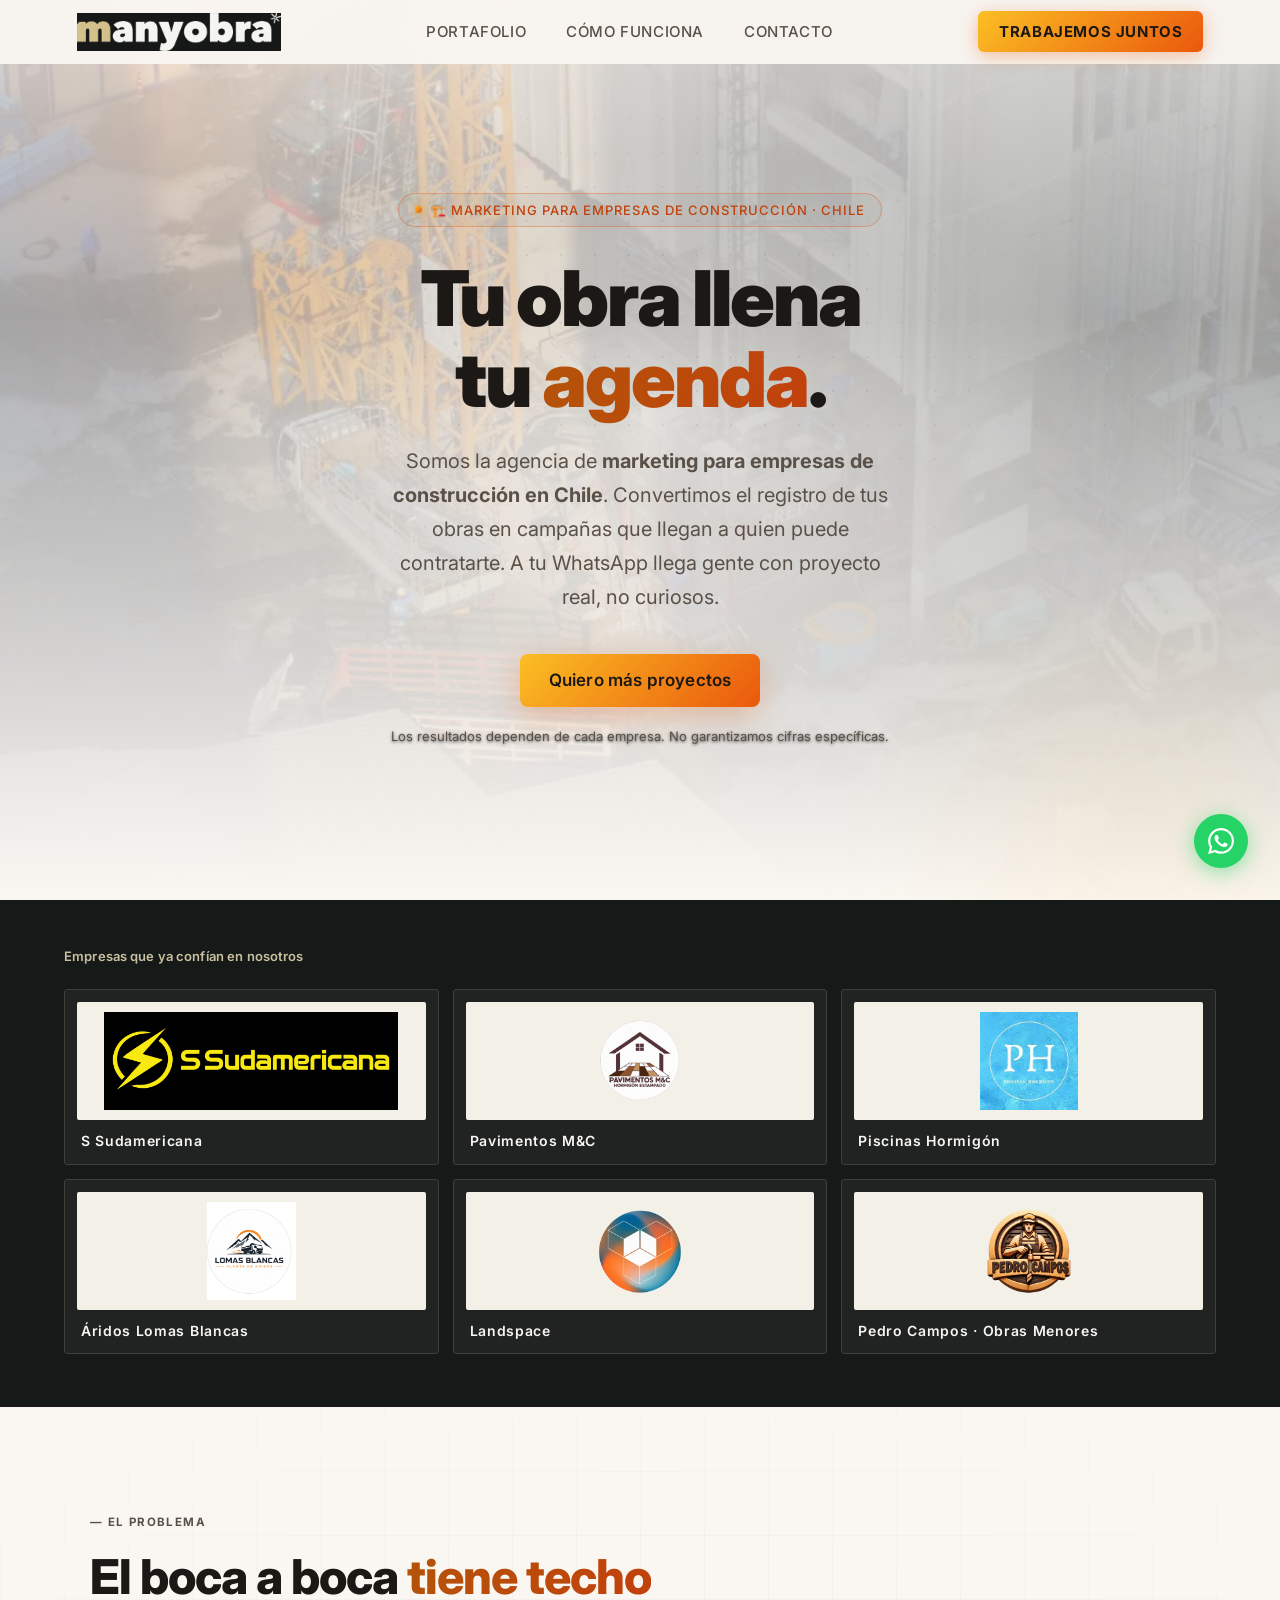
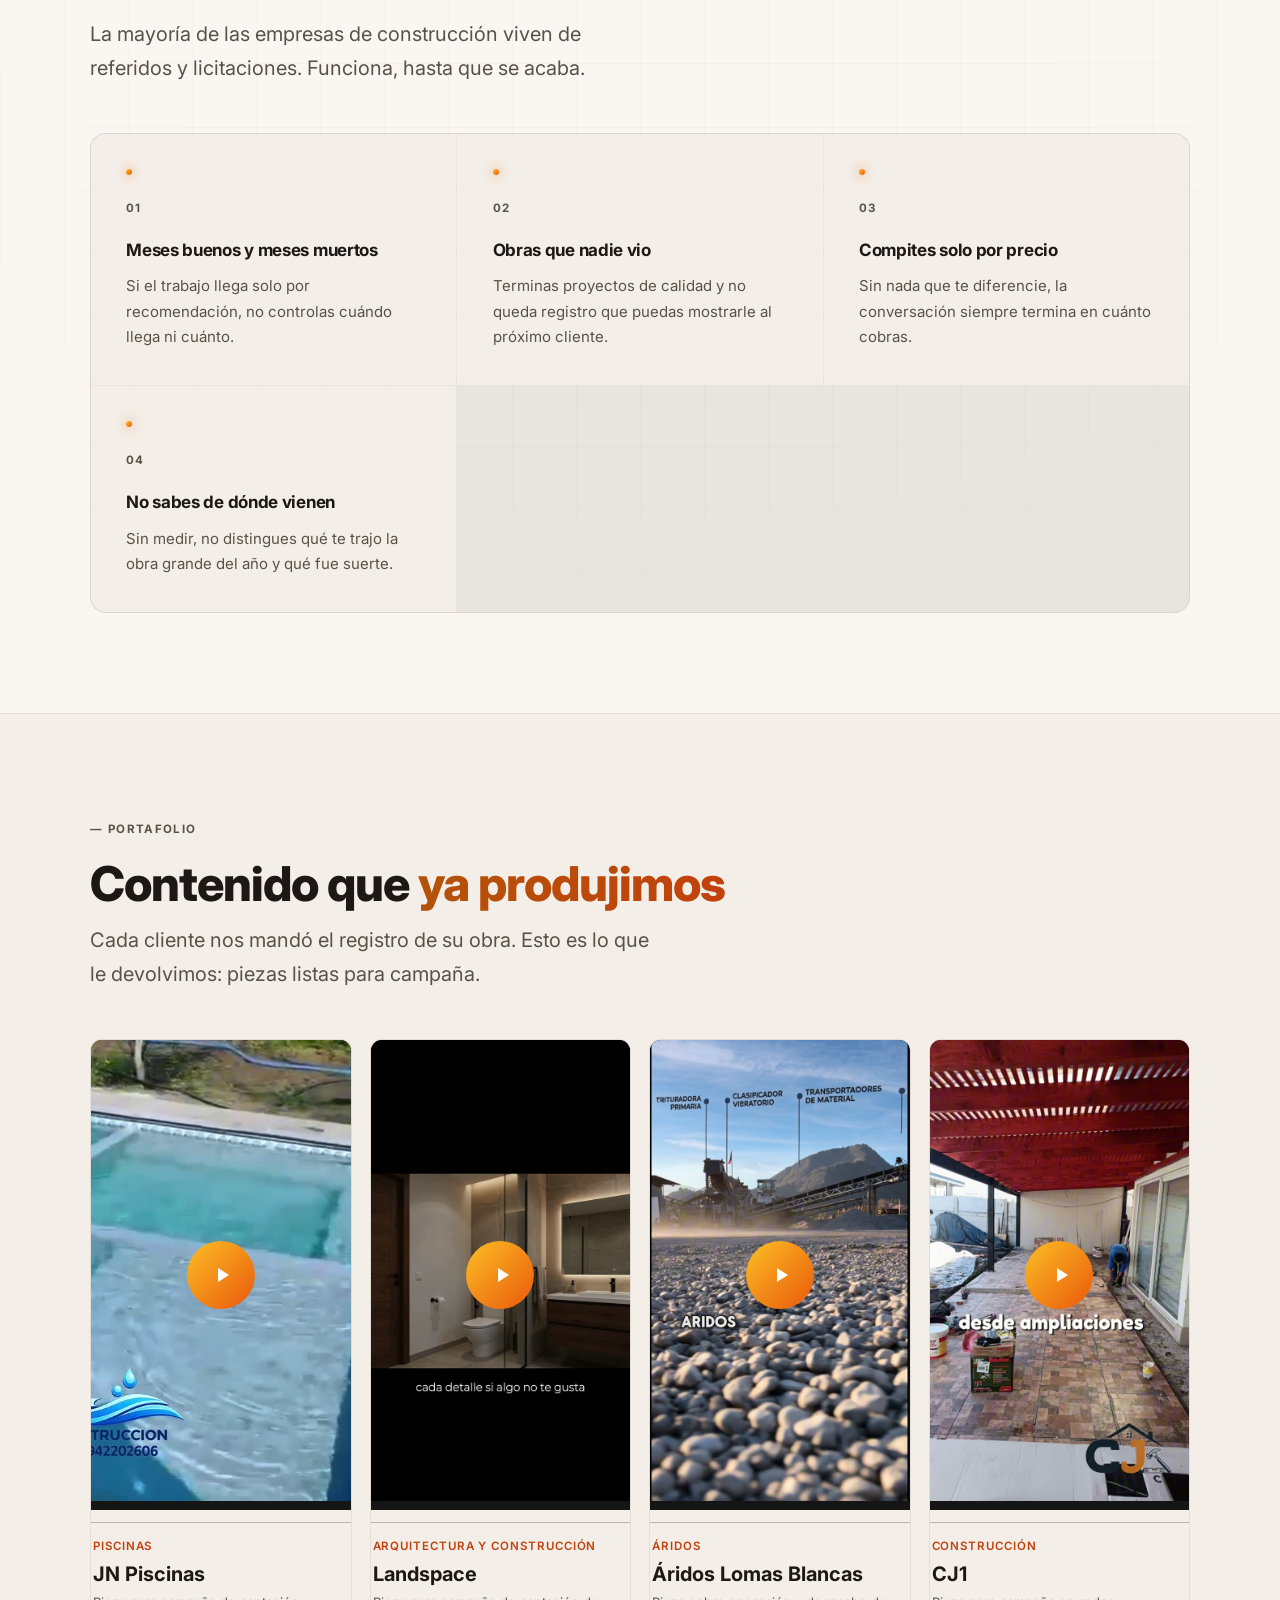
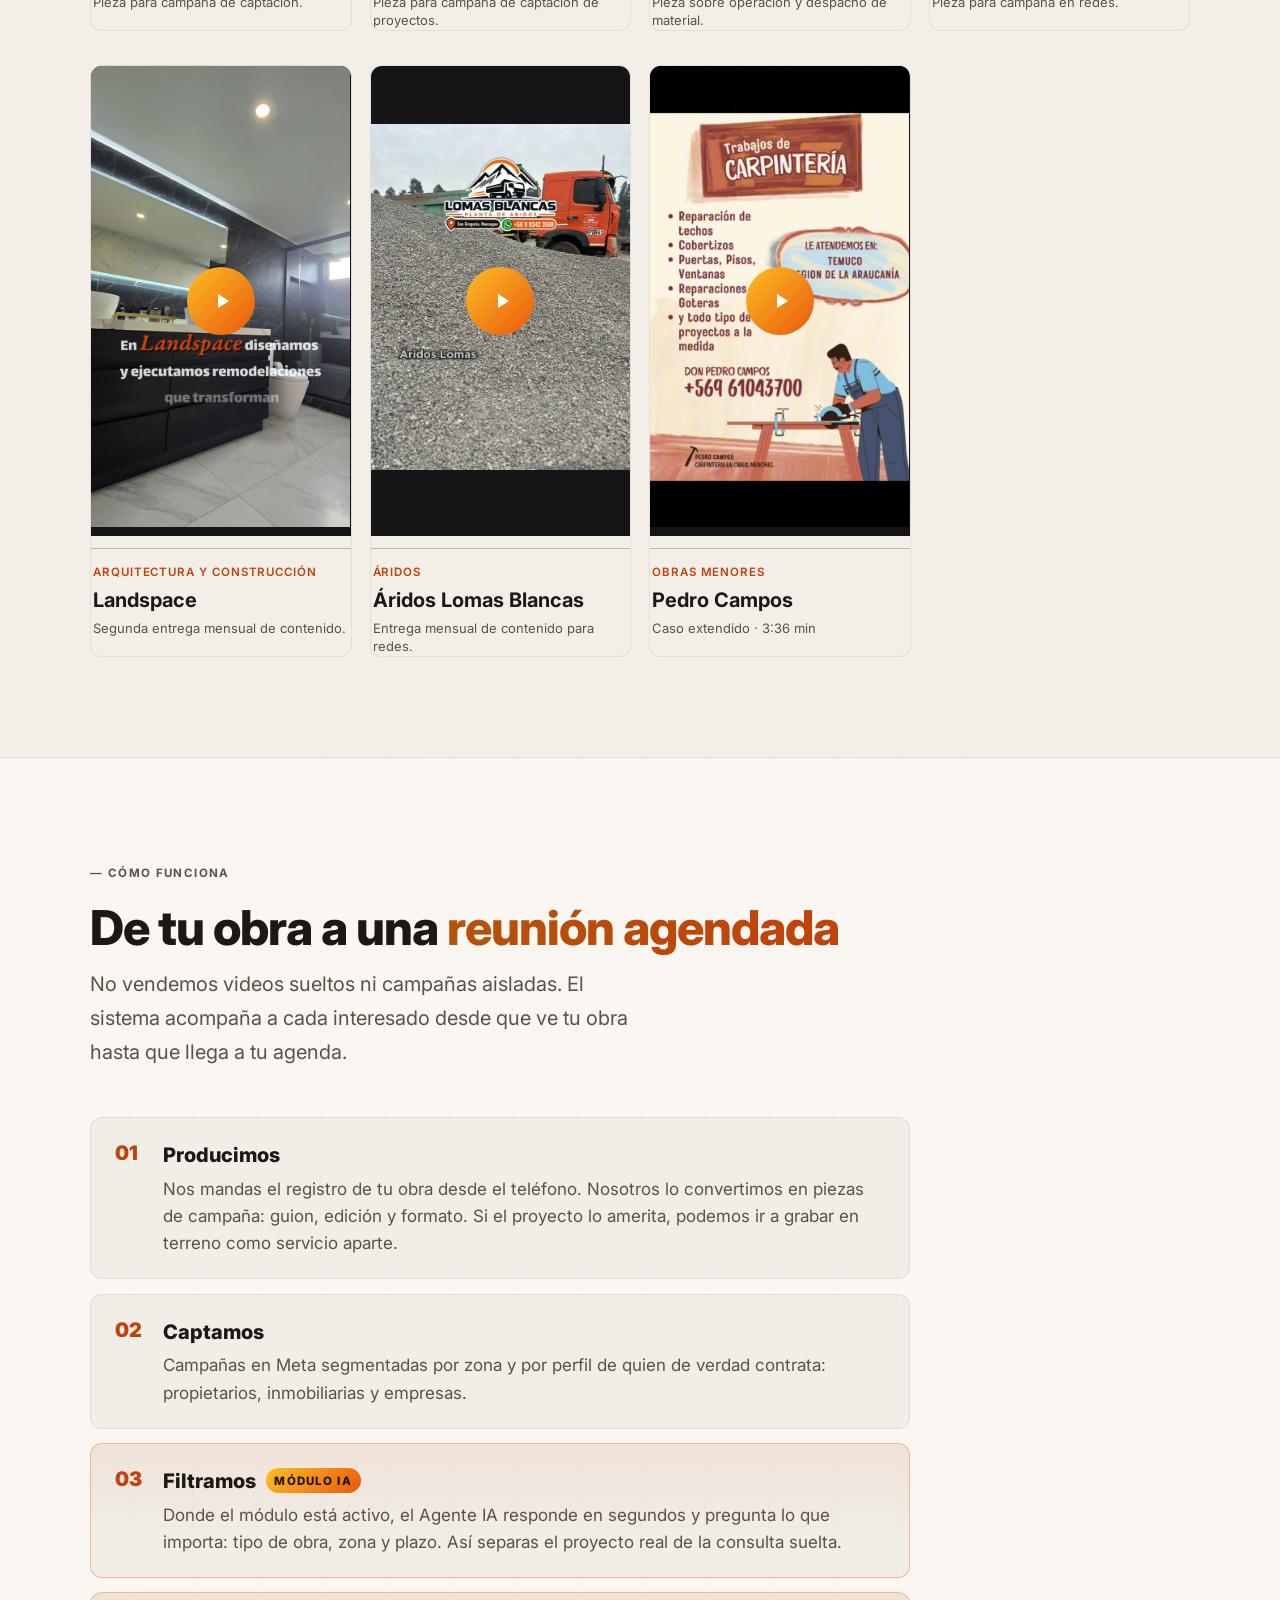
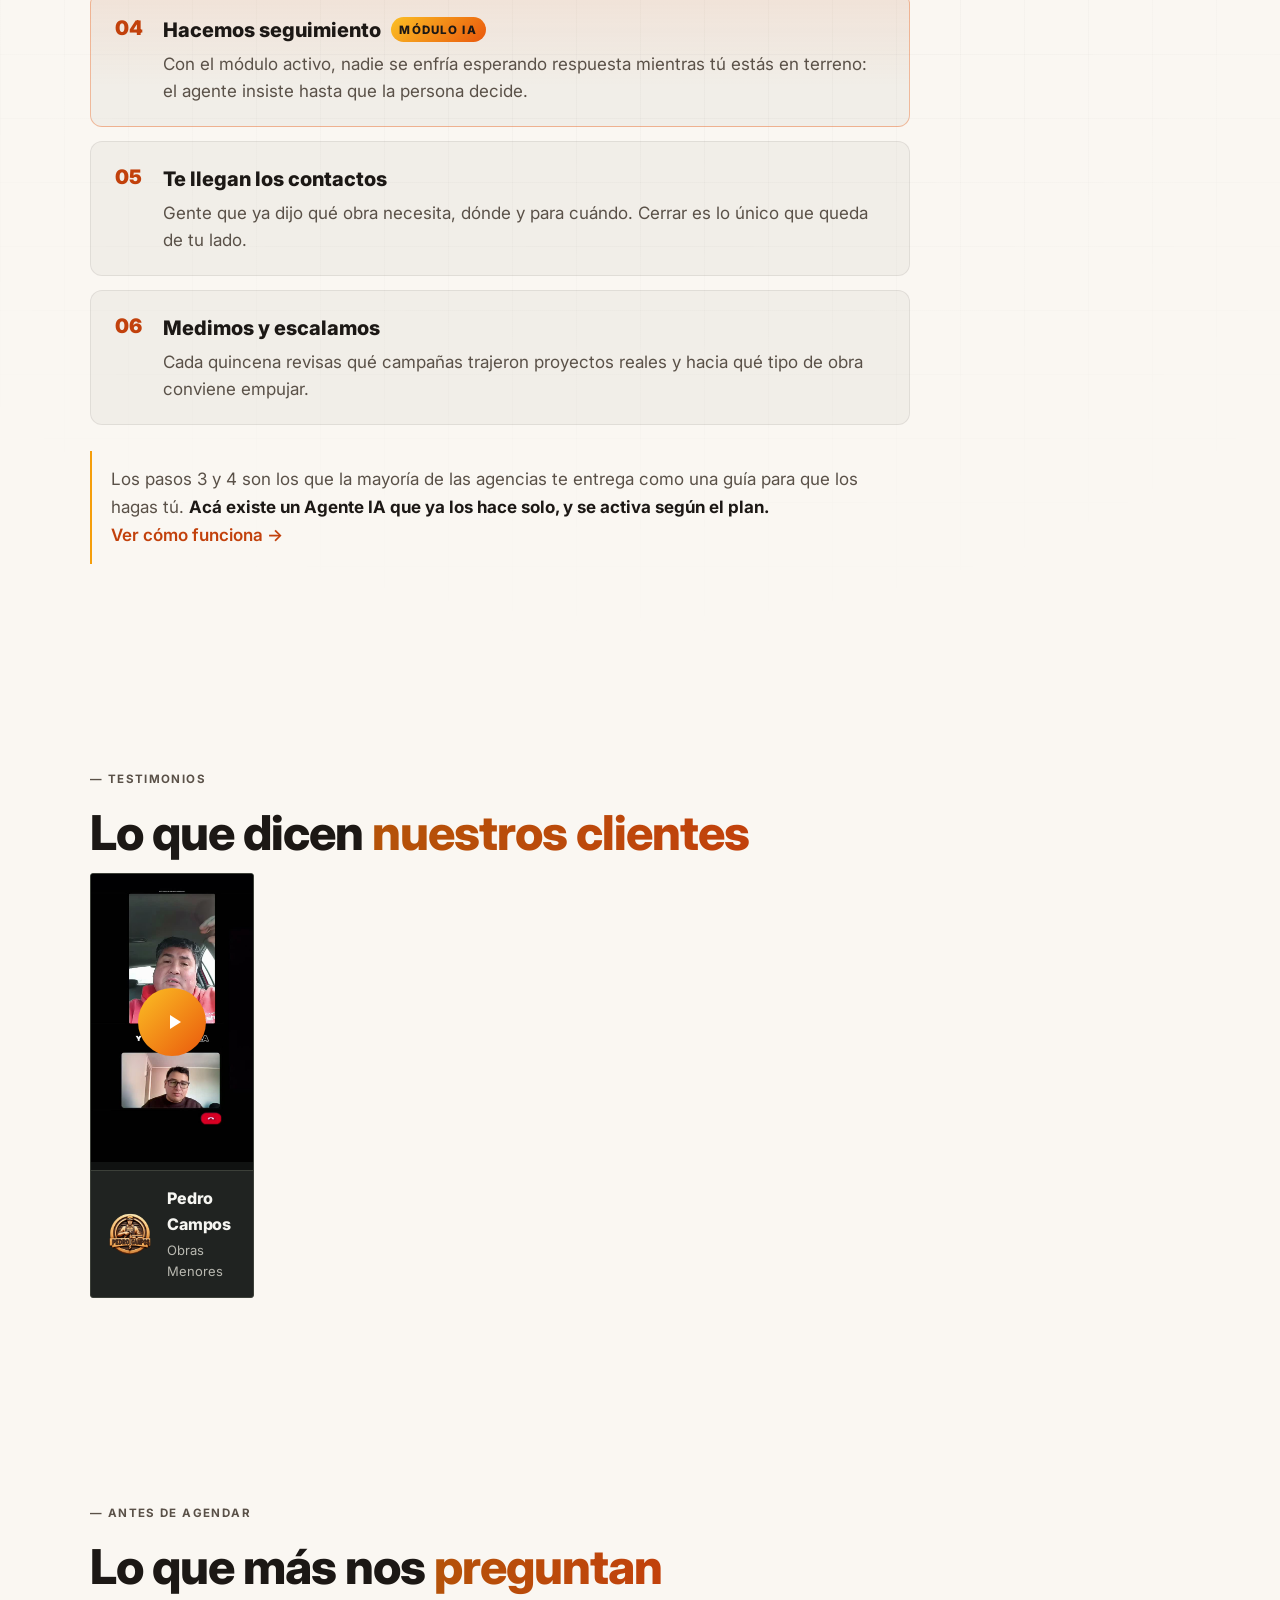
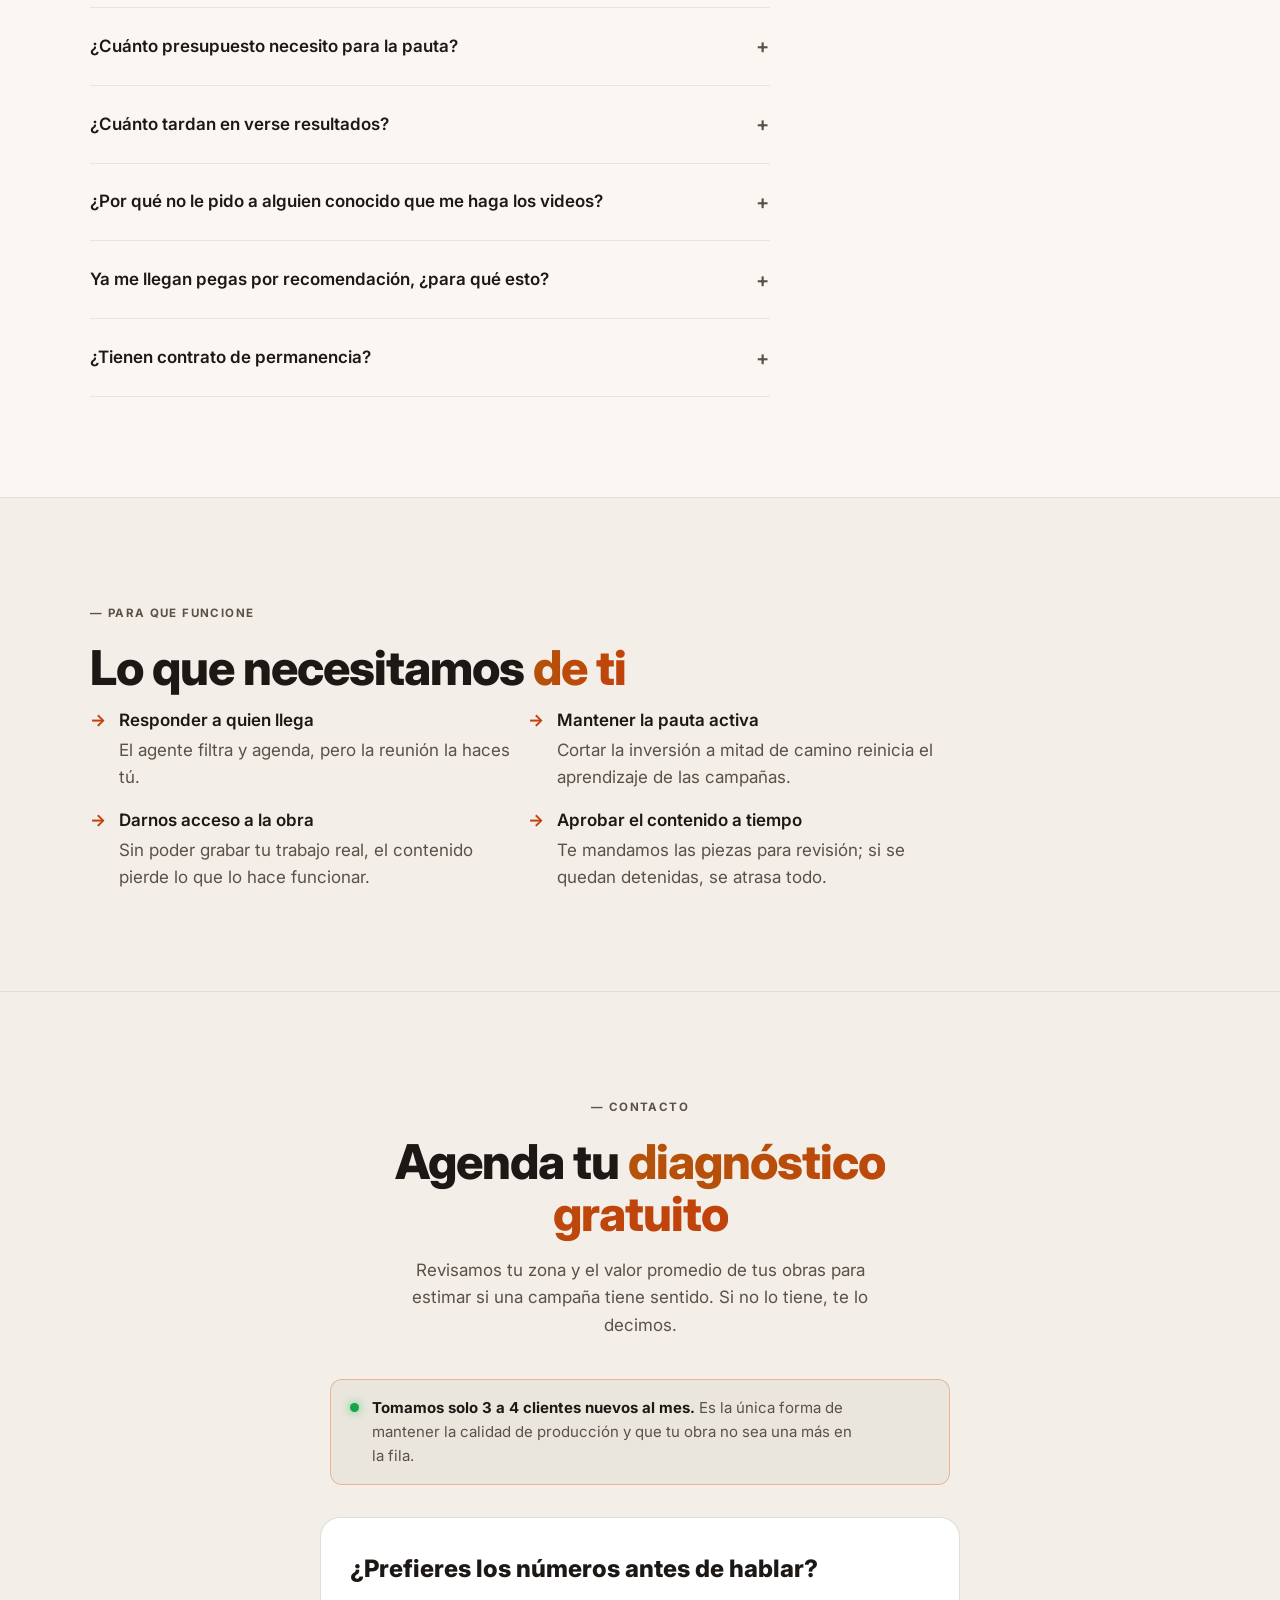
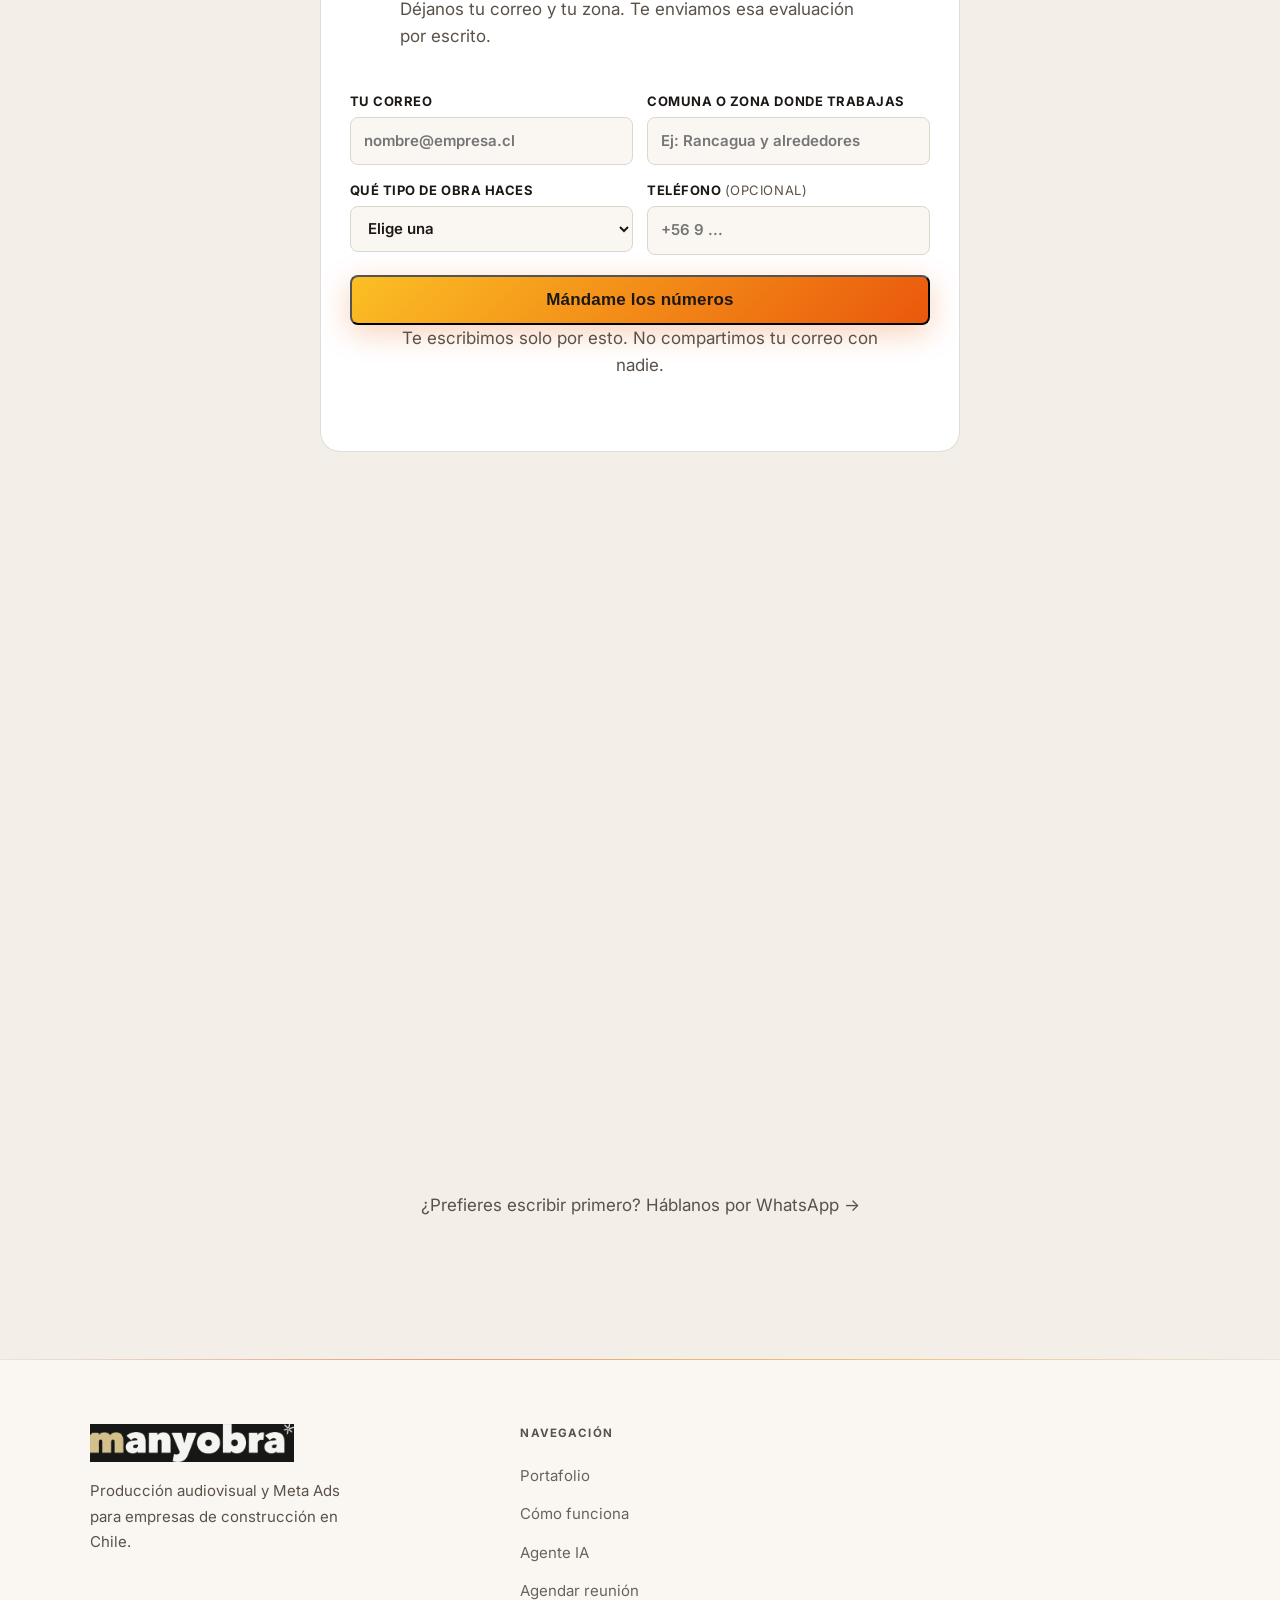
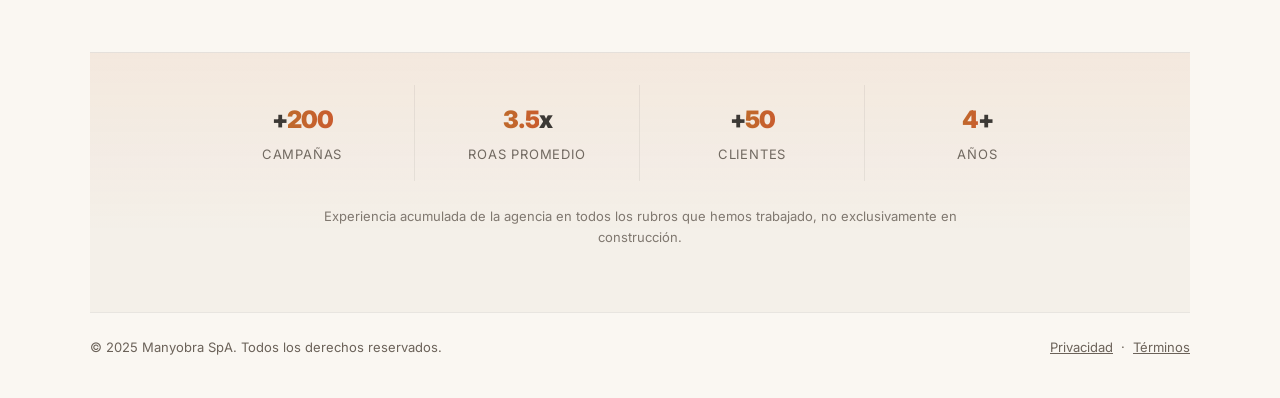
<file: construccion/index.html>
<!DOCTYPE html>
<html lang="es-CL">
<head>
  <meta charset="UTF-8" />
  <meta http-equiv="refresh" content="0; url=/" />
  <link rel="canonical" href="https://manyobra.cl/" />
  <meta name="robots" content="noindex, follow" />
  <title>Redirigiendo… | Manyobra</title>
  <script>location.replace('/');</script>
</head>
<body>
  <p>Ahora todo Manyobra es construcción: te llevamos a <a href="/">manyobra.cl</a>.</p>
</body>
</html>
</file>
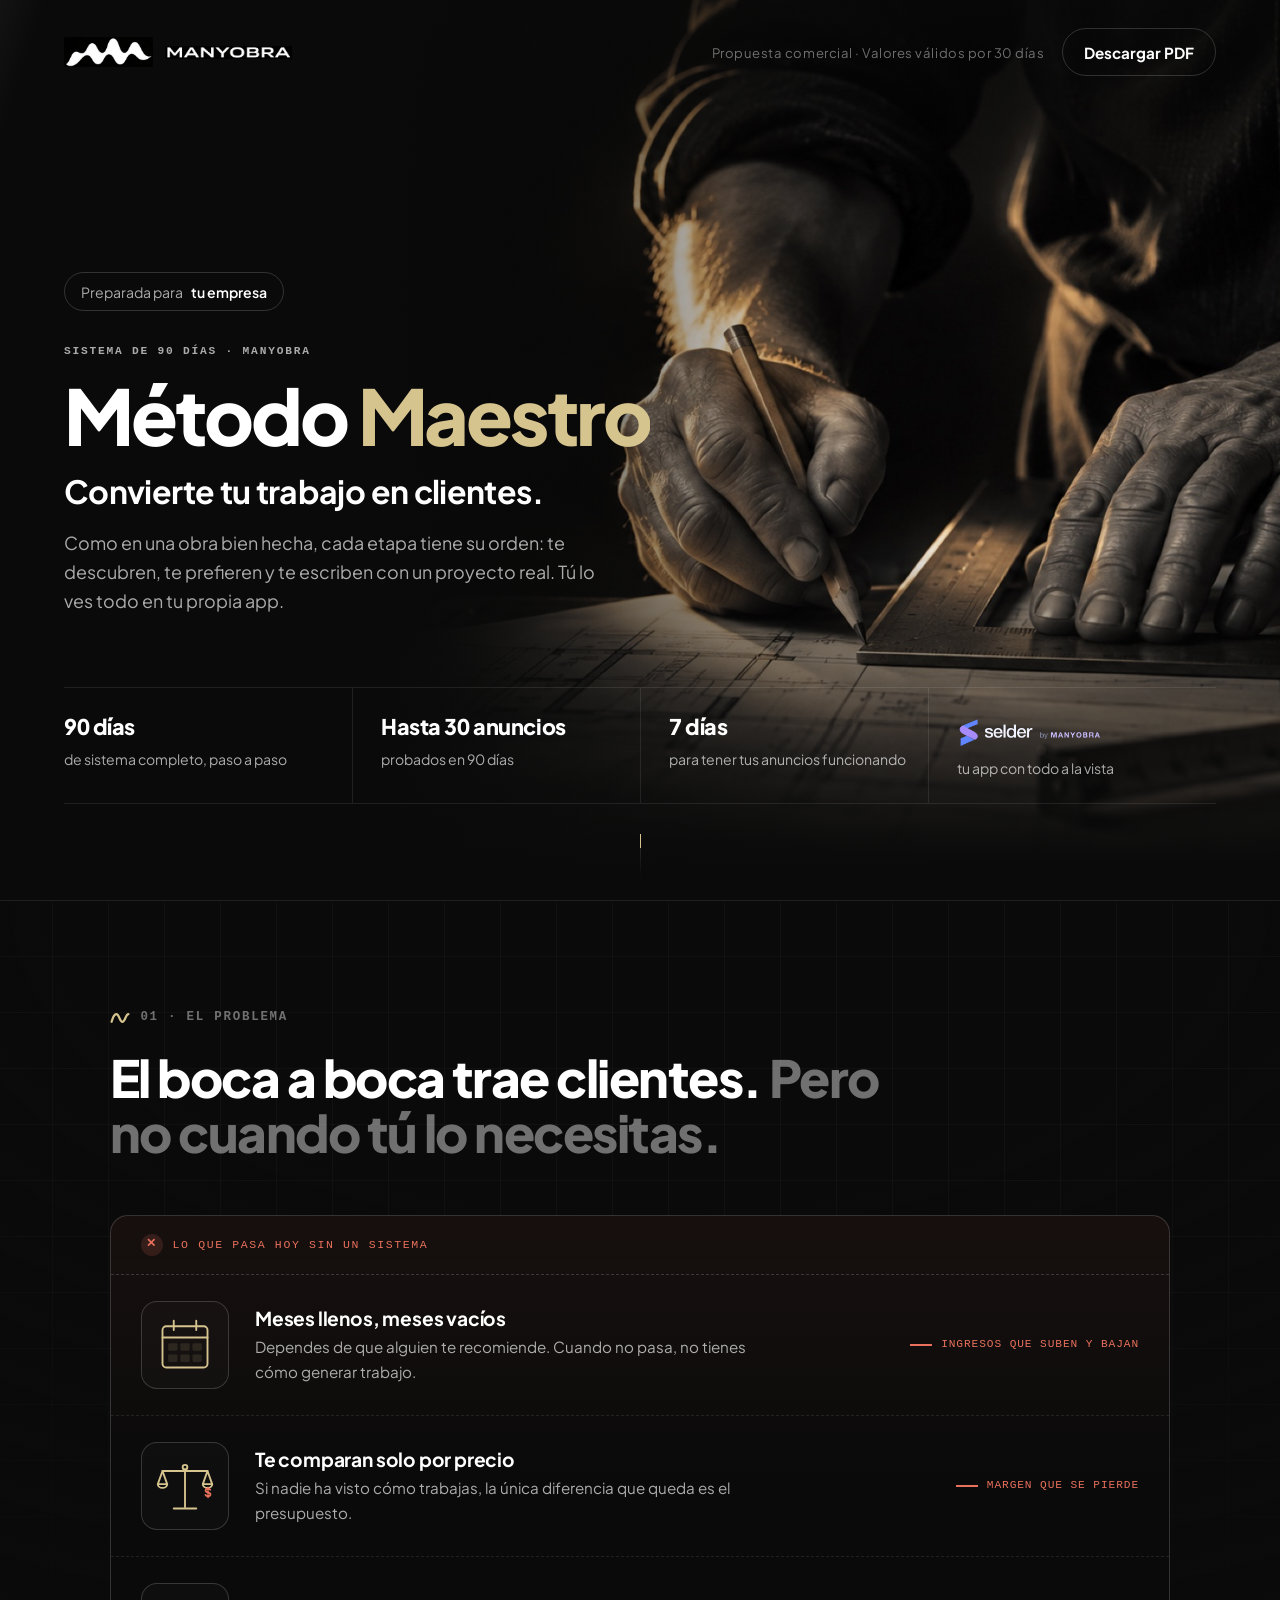
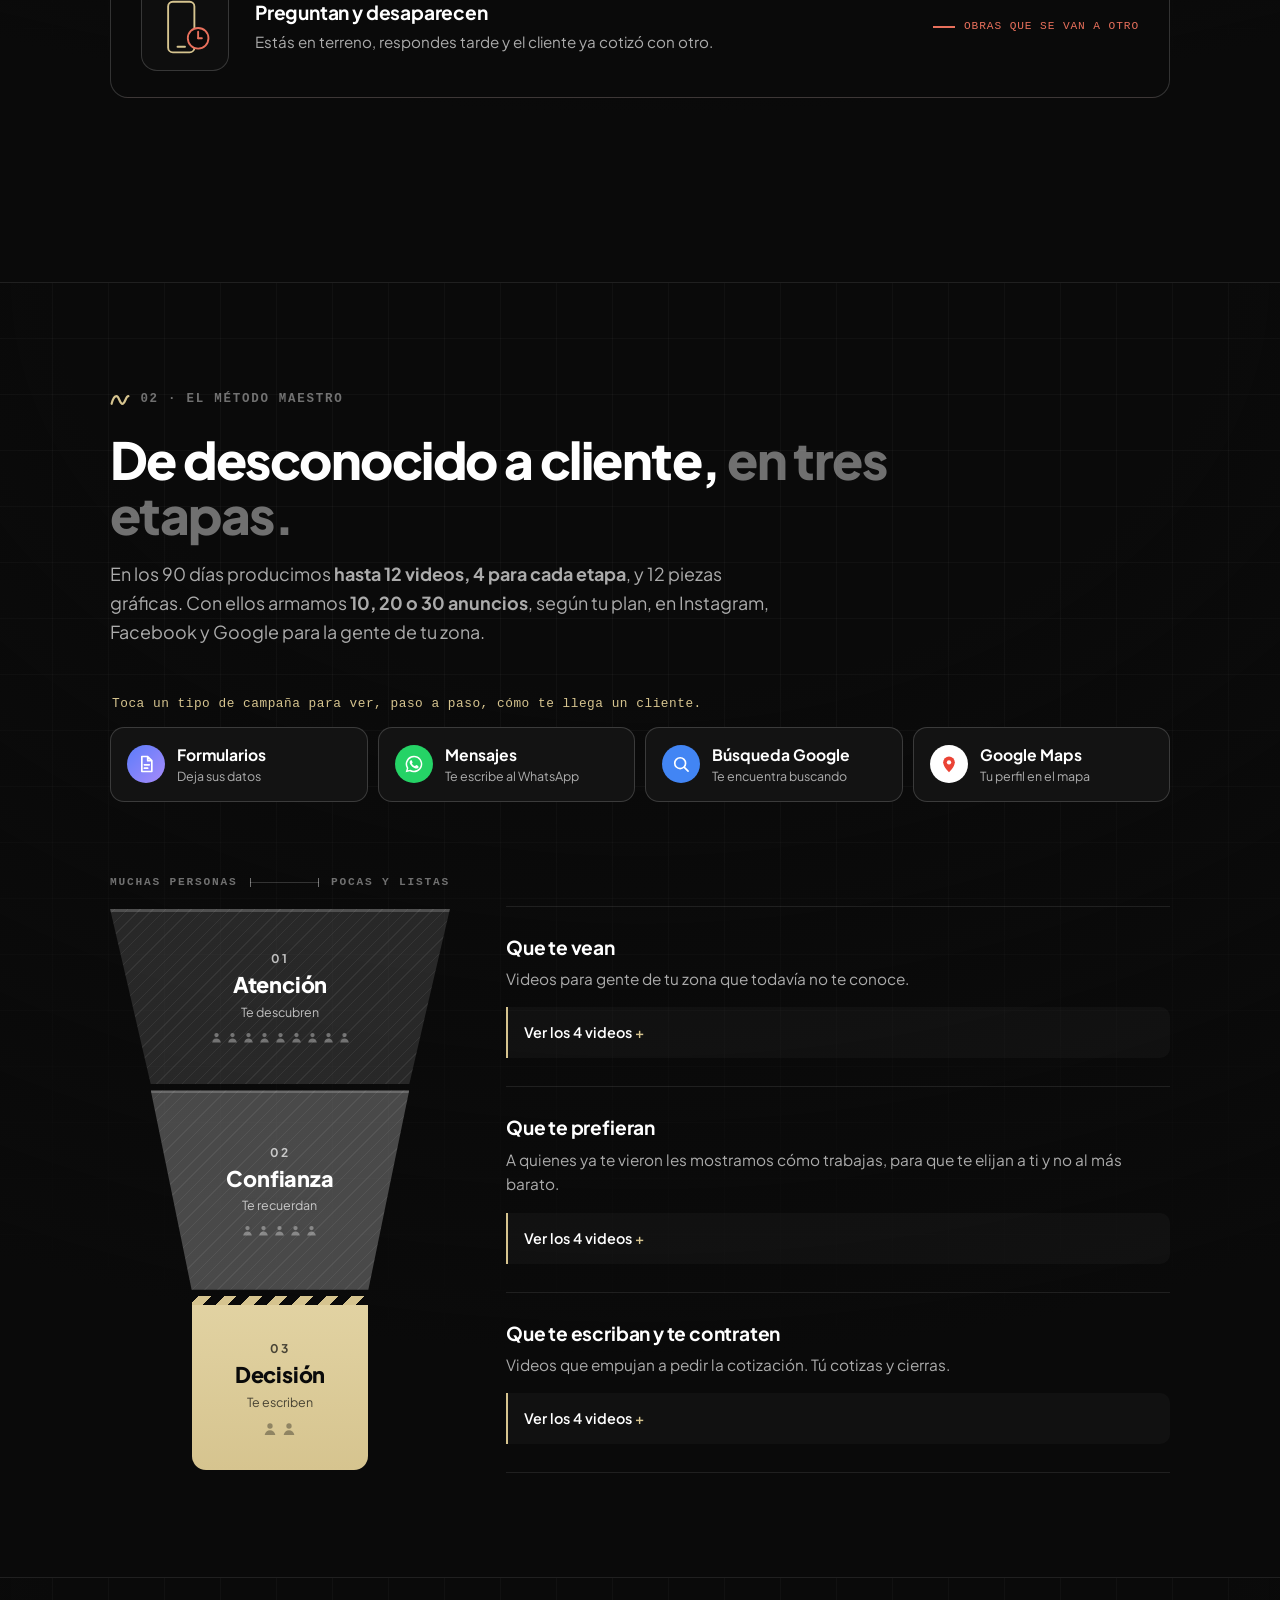
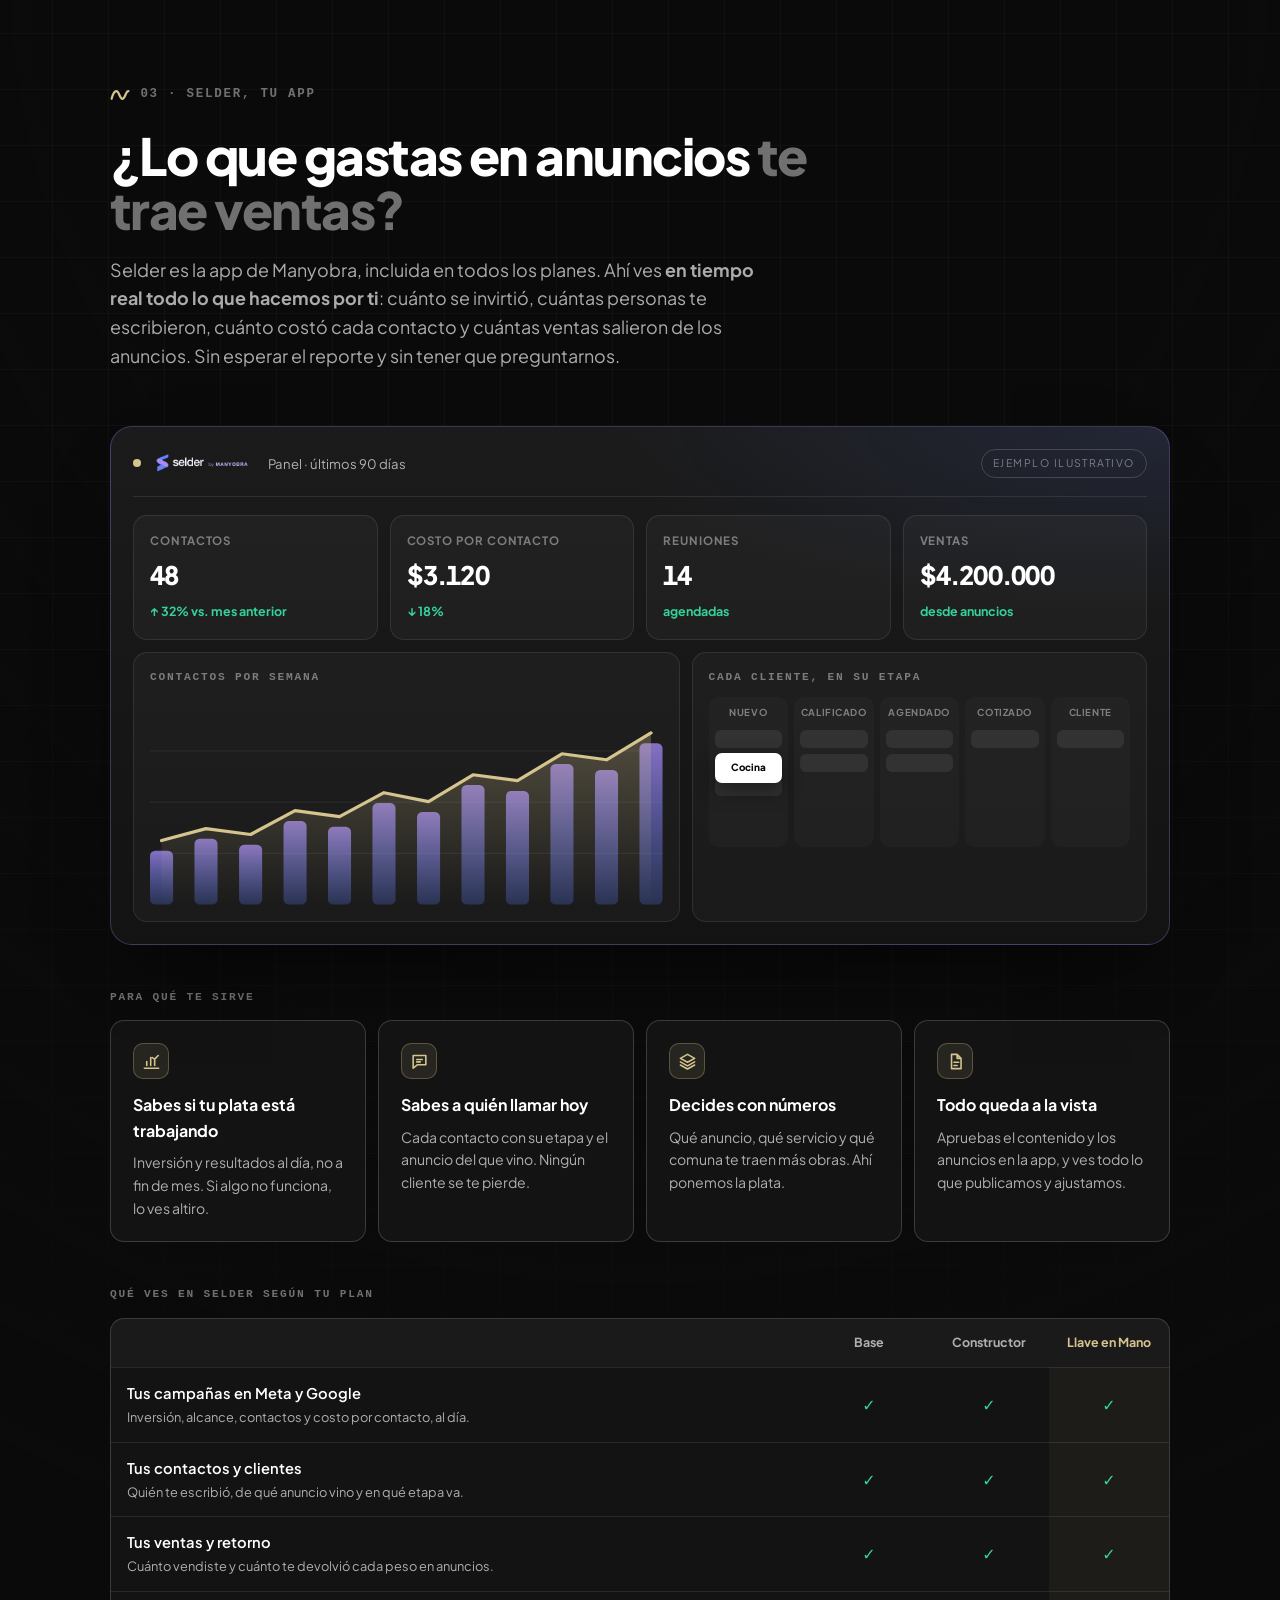
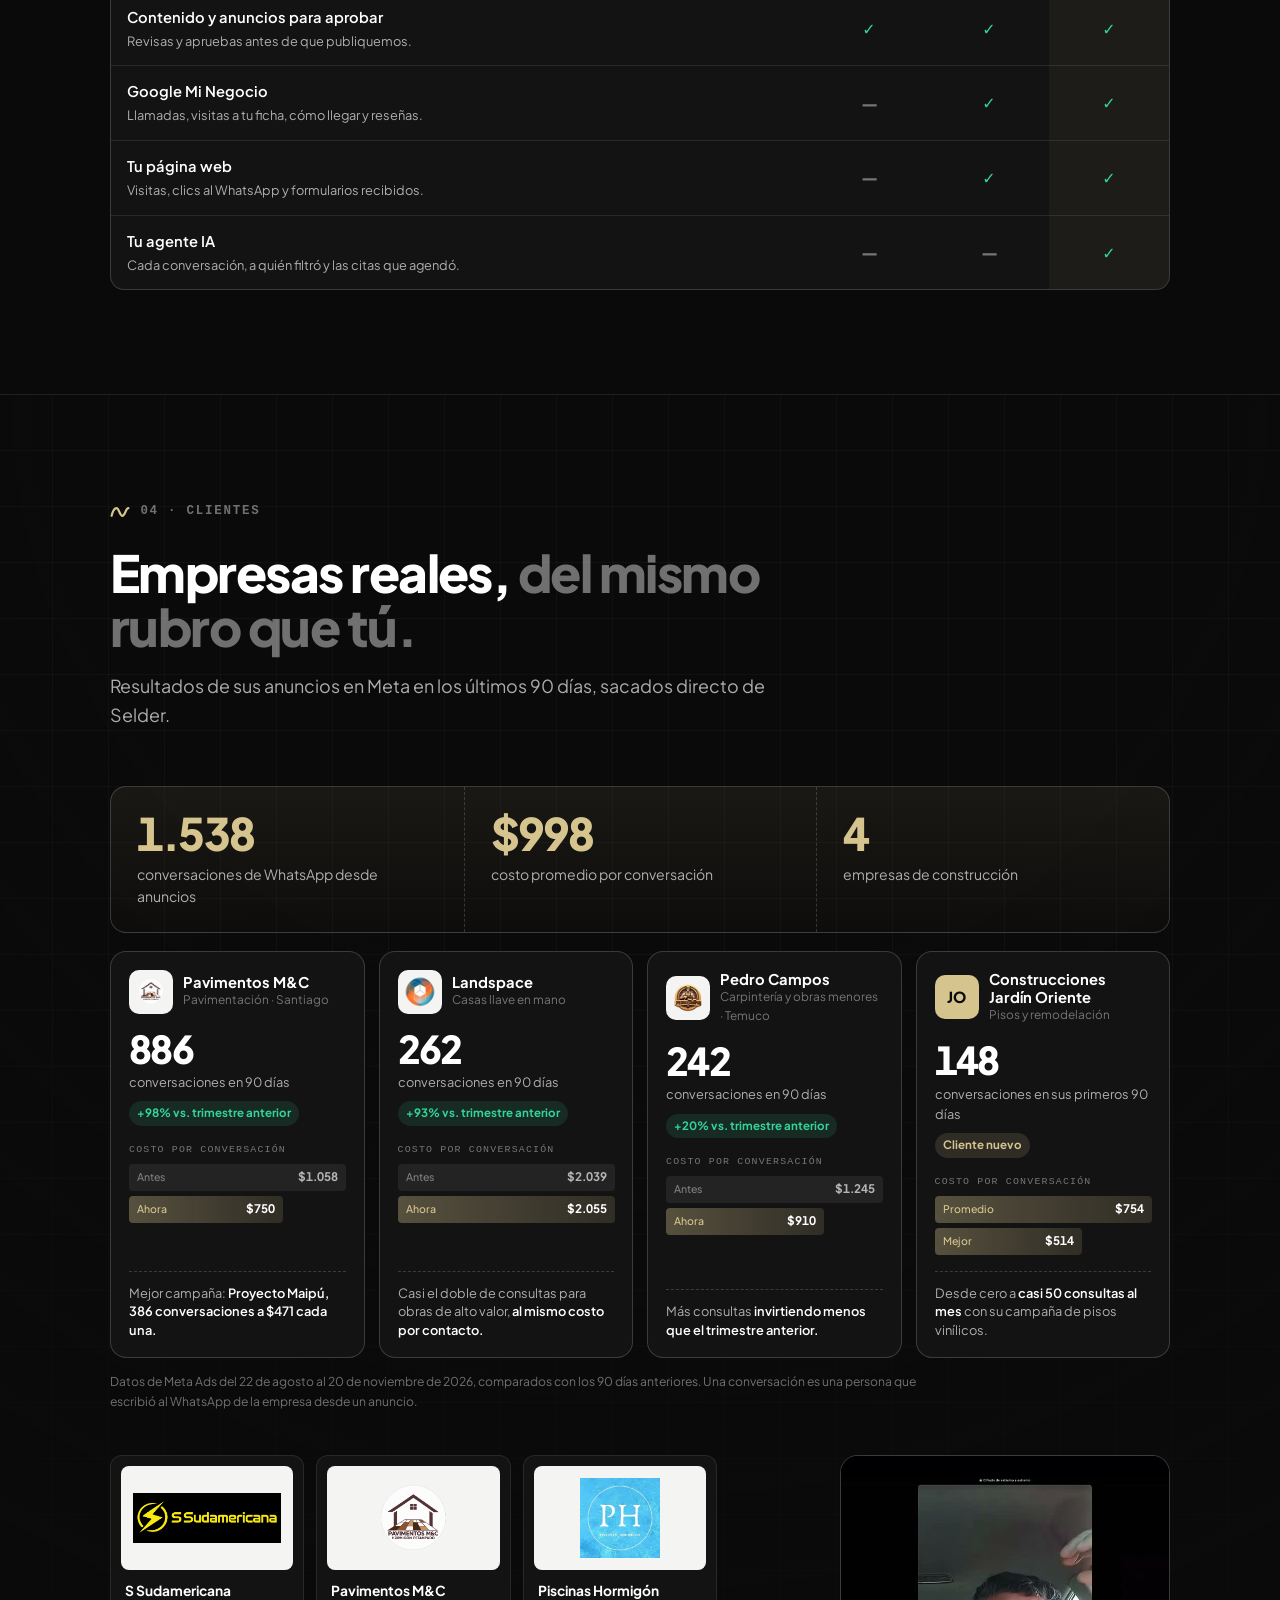
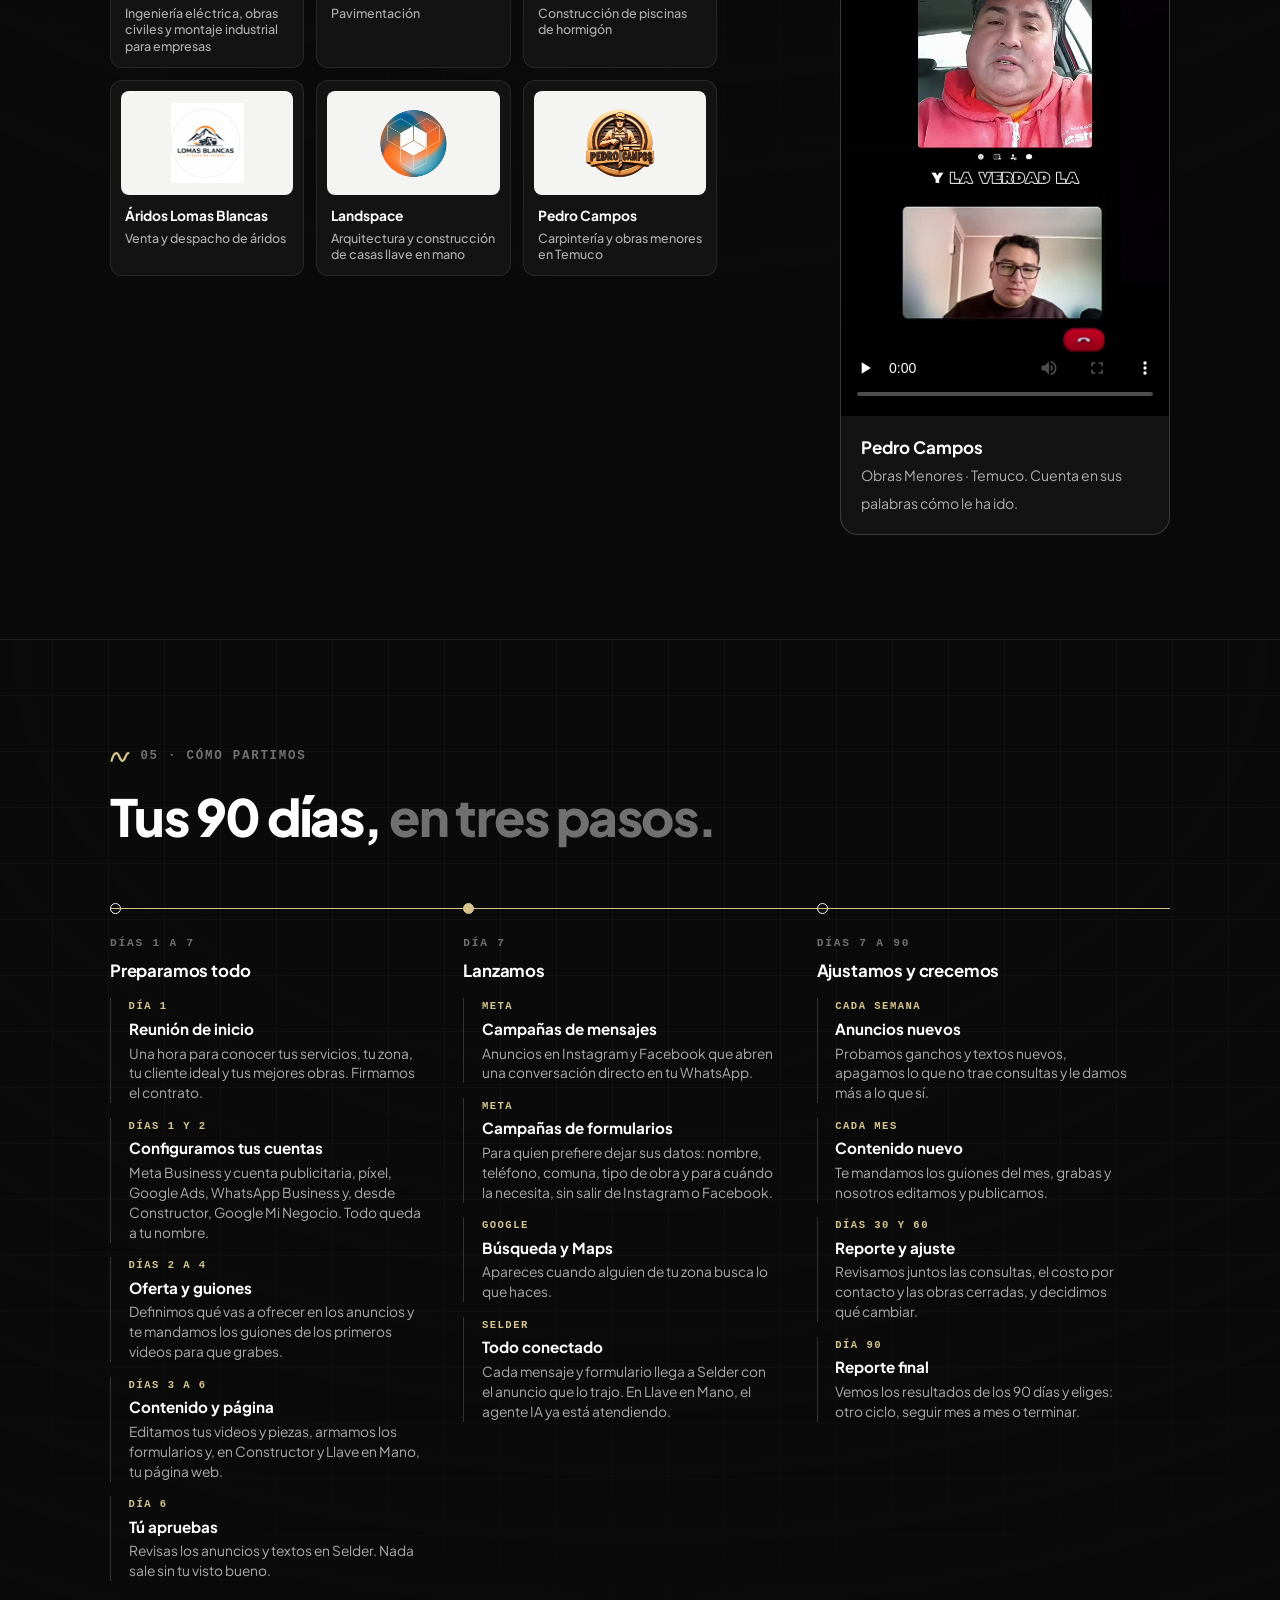
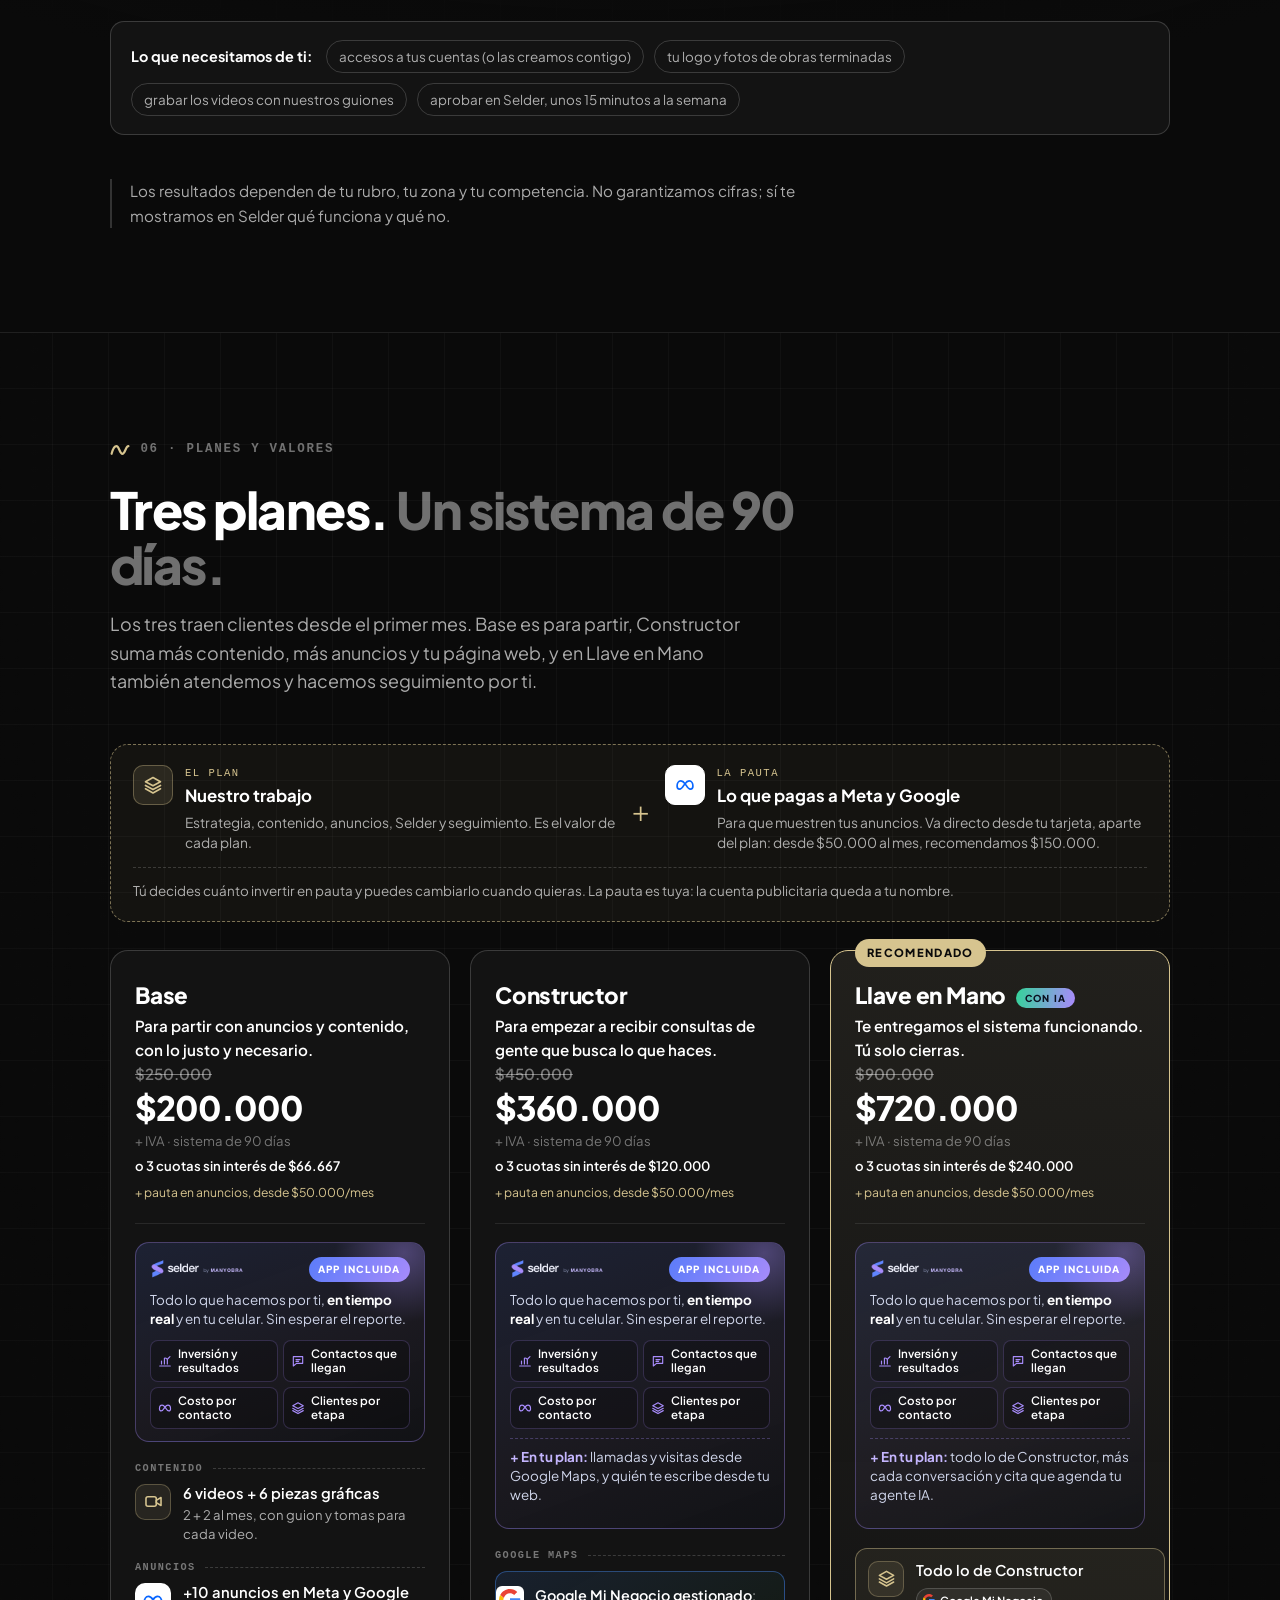
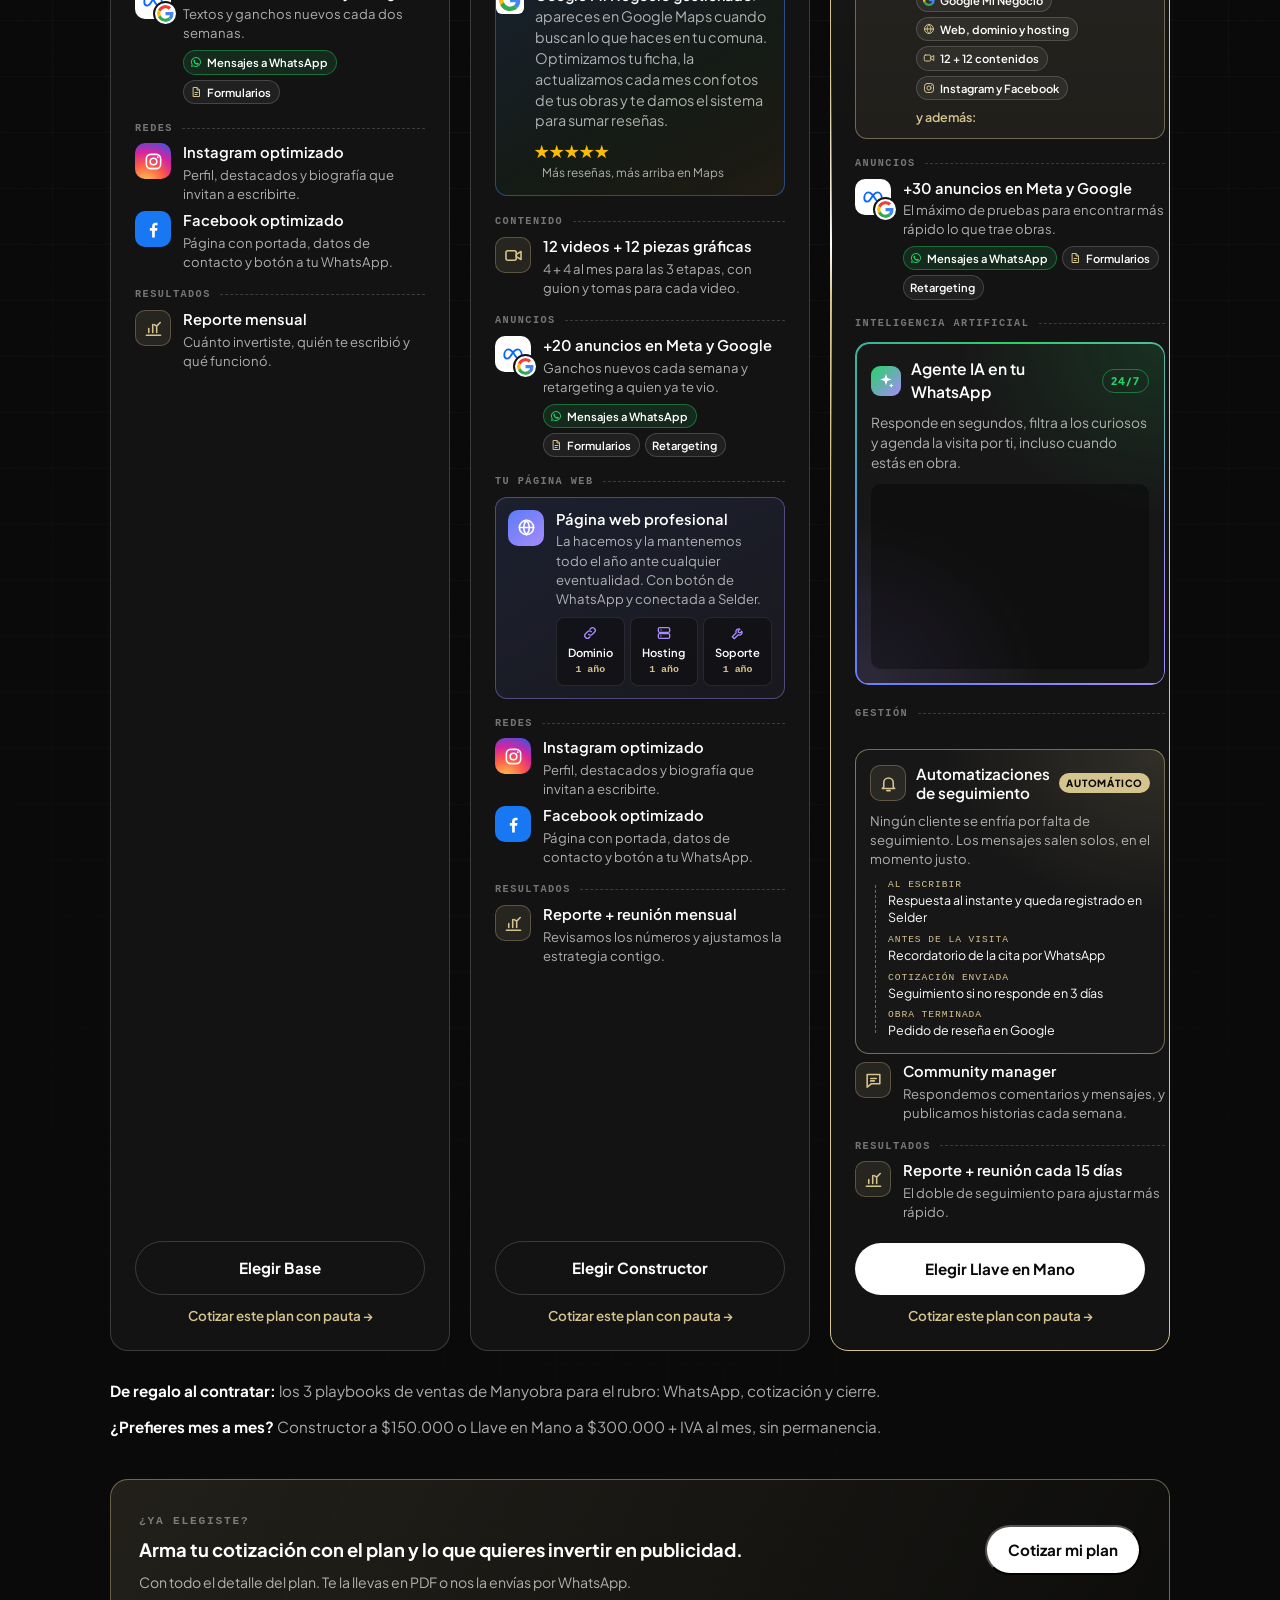
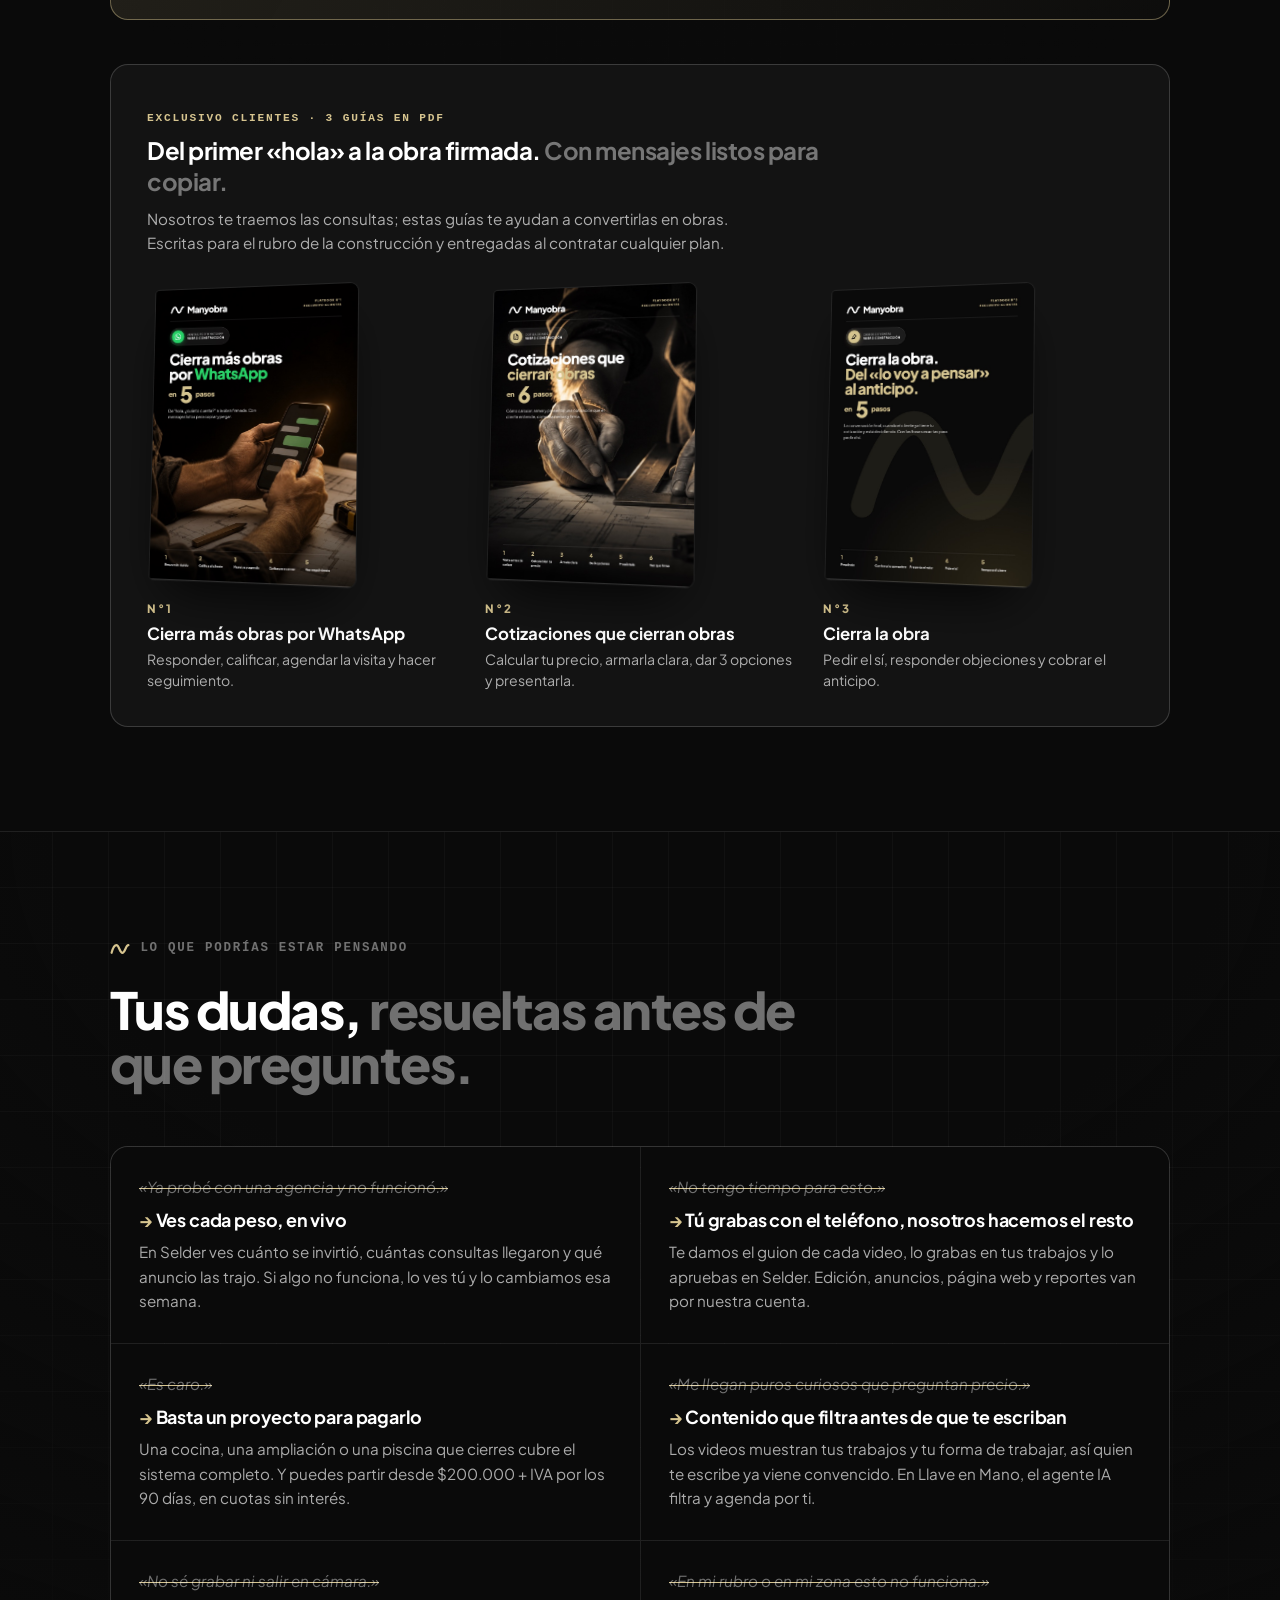
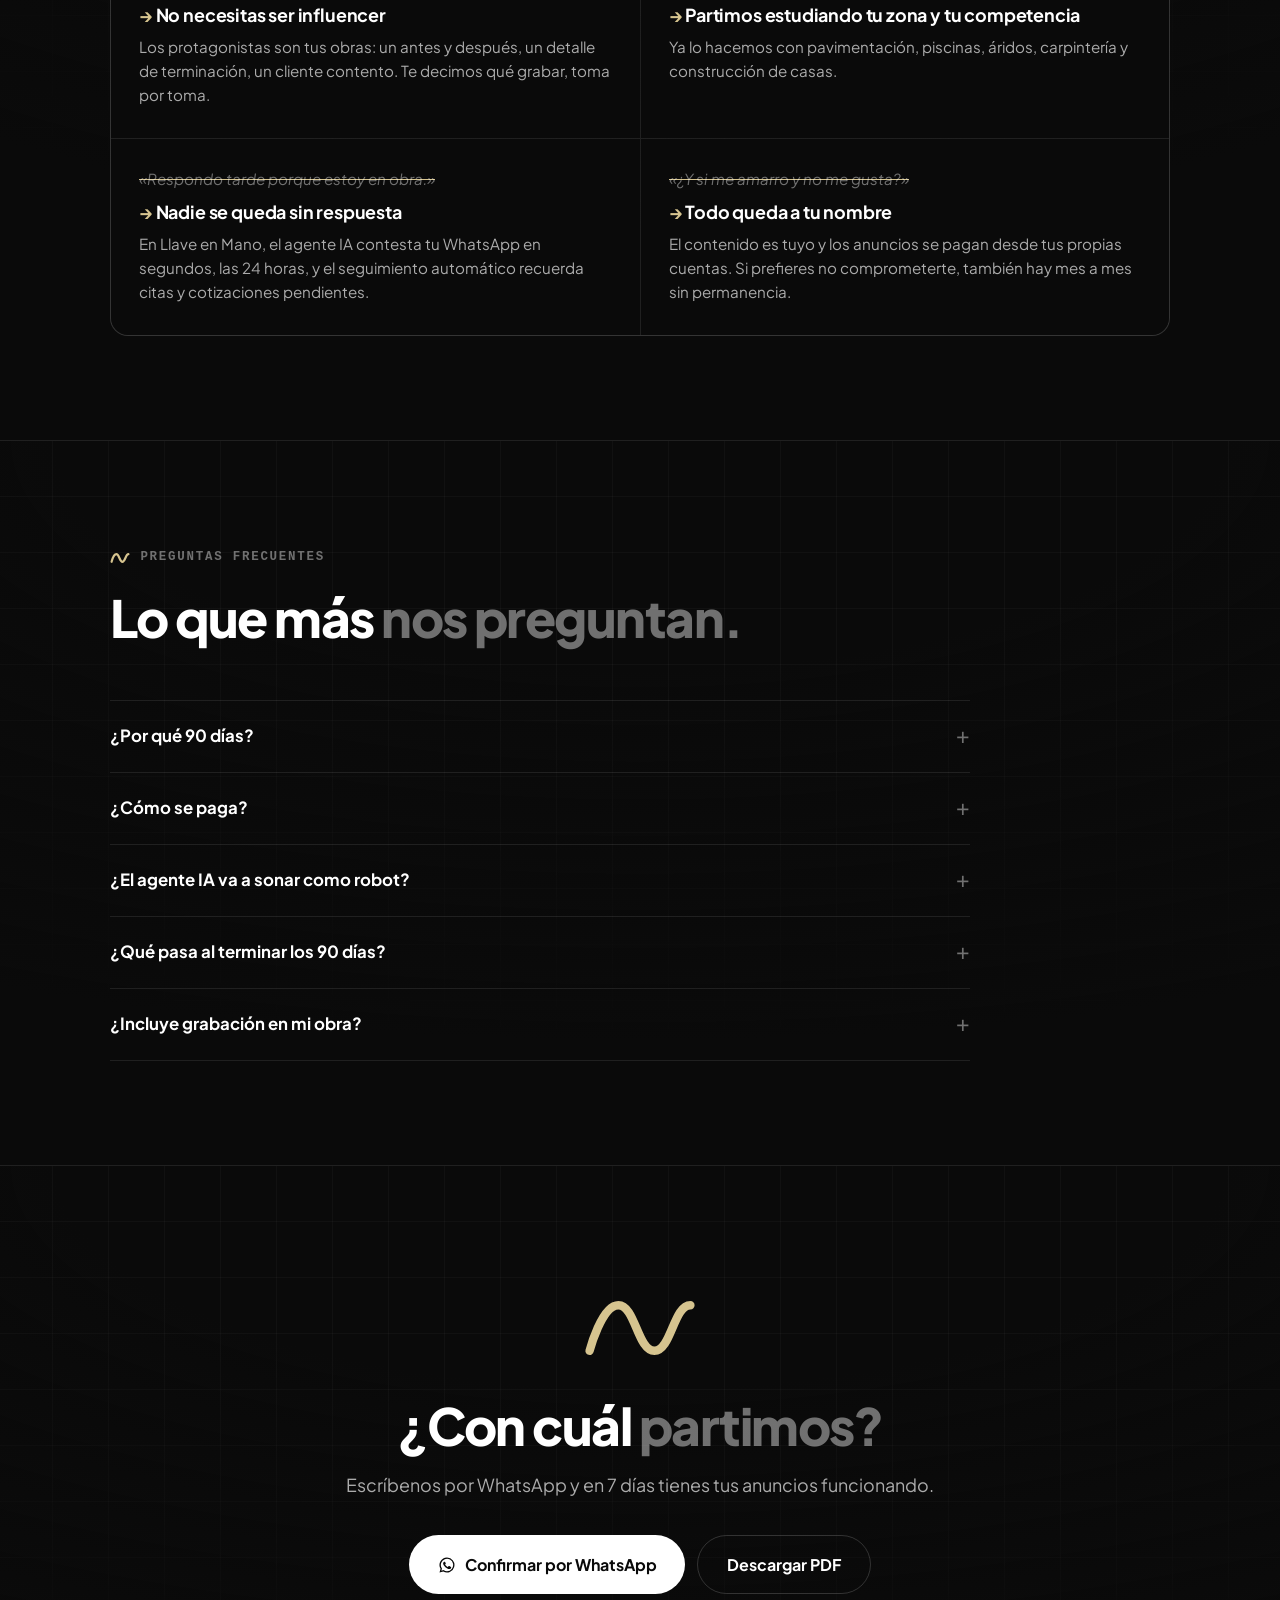
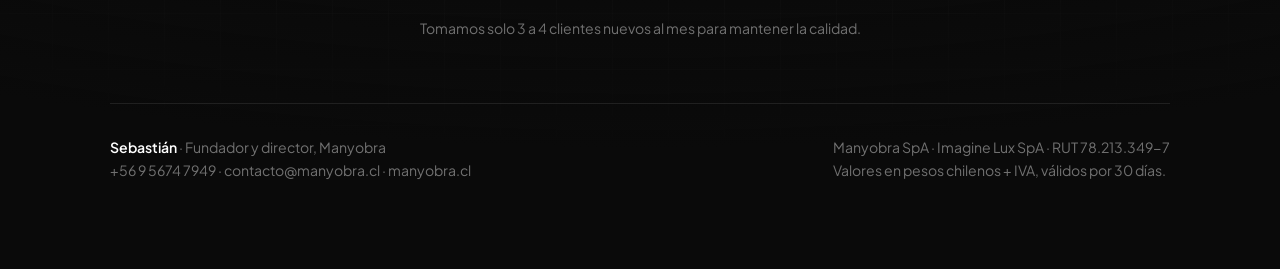
<file: planes/index.html>
<!DOCTYPE html>
<html lang="es-CL">
<head>
  <meta charset="UTF-8" />
  <meta name="viewport" content="width=device-width, initial-scale=1.0" />
  <!-- Meta Pixel. main.js dispara ViewContent en esta ruta para construir el
       publico de "miro los planes y no agendo", que es el mas valioso del
       sitio. Sin el Pixel aqui ese codigo corria sin crear nada. -->
  <script>
  !function(f,b,e,v,n,t,s)
  {if(f.fbq)return;n=f.fbq=function(){n.callMethod?
  n.callMethod.apply(n,arguments):n.queue.push(arguments)};
  if(!f._fbq)f._fbq=n;n.push=n;n.loaded=!0;n.version='2.0';
  n.queue=[];t=b.createElement(e);t.async=!0;
  t.src=v;s=b.getElementsByTagName(e)[0];
  s.parentNode.insertBefore(t,s)}(window, document,'script',
  'https://connect.facebook.net/en_US/fbevents.js');
  fbq('init', '956034103850677');
  fbq('track', 'PageView');
  </script>
  <noscript><img height="1" width="1" style="display:none"
  src="https://www.facebook.com/tr?id=956034103850677&ev=PageView&noscript=1" /></noscript>

  <meta name="robots" content="noindex, nofollow" />
  <title>Propuesta Manyobra</title>
  <meta name="description" content="Propuesta comercial de Manyobra: el Método Maestro de 90 días, con contenido, Meta Ads, Google Ads, página web, agente IA en WhatsApp y Selder, nuestra app." />

  <link rel="icon" href="/favicon.svg" type="image/svg+xml" />
  <meta name="theme-color" content="#0A0A0A" />

  <link rel="preconnect" href="https://fonts.googleapis.com" />
  <link rel="preconnect" href="https://fonts.gstatic.com" crossorigin />
  <link href="https://fonts.googleapis.com/css2?family=Plus+Jakarta+Sans:wght@400;500;600;700;800&display=swap" rel="stylesheet" />

  <style>
    /* Paleta corporativa: la base es el blanco y negro del logo de la onda
       (logo.png); el dorado arena #D6C48F es solo acento (la onda, el plan
       recomendado, indicadores activos). Todo lo demas son transparencias. */
    :root {
      --ink: #0A0A0A;
      --ink-2: #131313;
      --ink-3: #1B1B1B;
      --bone: #FFFFFF;
      --gold: #D6C48F;
      --dim: rgba(255,255,255,.42);
      --muted: rgba(255,255,255,.66);
      --faint: rgba(255,255,255,.42);
      --line: rgba(255,255,255,.09);
      --line-2: rgba(255,255,255,.17);
      --radius: 18px;
      --wrap: 1140px;
    }
    *, *::before, *::after { box-sizing: border-box; margin: 0; padding: 0; }
    html { scroll-behavior: smooth; -webkit-text-size-adjust: 100%; }
    body {
      font-family: 'Plus Jakarta Sans', system-ui, sans-serif;
      background: var(--ink); color: var(--bone);
      font-size: 17px; line-height: 1.6;
      -webkit-font-smoothing: antialiased;
    }
    a { color: inherit; }
    .wrap { max-width: var(--wrap); margin: 0 auto; padding: 0 40px; }
    section { padding: 104px 0; border-top: 1px solid var(--line); }

    /* Tipografia */
    .eyebrow {
      display: inline-flex; align-items: center; gap: .65rem;
      font-size: .78rem; font-weight: 700; letter-spacing: .18em; text-transform: uppercase;
      color: var(--faint); margin-bottom: 1.4rem;
    }
    .eyebrow svg { width: 20px; height: 14px; flex-shrink: 0; color: var(--gold); }
    h1 {
      font-size: clamp(2.6rem, 6vw, 4.6rem); font-weight: 800;
      line-height: 1.02; letter-spacing: -.035em; margin-bottom: 1.5rem;
    }
    h2 {
      font-size: clamp(2rem, 4.2vw, 3.2rem); font-weight: 800;
      line-height: 1.06; letter-spacing: -.03em; margin-bottom: 1.2rem;
    }
    h3 { font-size: 1.2rem; font-weight: 700; letter-spacing: -.01em; line-height: 1.3; }
    .dim { color: var(--dim); }
    .lead { font-size: 1.12rem; color: var(--muted); max-width: 660px; }
    .head { max-width: 780px; margin-bottom: 56px; }
    .label { font-size: .7rem; letter-spacing: .16em; text-transform: uppercase; font-weight: 700; color: var(--faint); }

    /* Barra superior */
    .topbar { padding: 28px 0; }
    .topbar .wrap { display: flex; align-items: center; justify-content: space-between; gap: 1rem; }
    .logo { display: flex; align-items: center; gap: 12px; text-decoration: none; }
    .logo img { display: block; width: auto; mix-blend-mode: screen; }
    .logo-simbolo { height: 30px; }
    .logo-texto { height: 13px; }
    .topbar span { font-size: .82rem; color: var(--faint); letter-spacing: .04em; }
    .top-der { display: flex; align-items: center; gap: 18px; }
    .btn-pdf { padding: .55rem 1rem; font-size: .85rem; white-space: nowrap; }
    button.btn { background-color: transparent; cursor: pointer; font-family: inherit; }
    button.btn-main { background-color: var(--bone); }
    .acciones { display: flex; gap: 12px; justify-content: center; flex-wrap: wrap; }

    /* Portada */
    .hero { padding: 72px 0 96px; border-top: 0; }
    .hero .wrap { display: grid; grid-template-columns: 1.35fr 1fr; gap: 72px; align-items: end; }
    .hero .wrap + .wrap { display: block; }
    .para {
      display: inline-flex; align-items: center; gap: .5rem;
      border: 1px solid var(--line-2); border-radius: 100px;
      padding: .45rem 1rem; font-size: .88rem; color: var(--muted); margin-bottom: 2rem;
    }
    .para b { color: var(--bone); font-weight: 600; }
    .indice { border: 1px solid var(--line-2); border-radius: var(--radius); padding: 26px 30px; background: var(--ink-2); }
    .indice .label { margin-bottom: .8rem; }
    .indice ol { list-style: none; }
    .indice li { border-top: 1px solid var(--line); }
    .indice a { display: flex; gap: 1rem; padding: .62rem 0; text-decoration: none; font-weight: 600; font-size: .95rem; transition: color .2s; }
    .indice a span { color: var(--faint); font-variant-numeric: tabular-nums; width: 1.6rem; }
    .indice a:hover { color: var(--gold); }
    .datos-clave { display: grid; grid-template-columns: repeat(4, 1fr); border-top: 1px solid var(--line); border-bottom: 1px solid var(--line); margin-top: 72px; }
    .datos-clave div { padding: 22px 0; }
    .datos-clave div + div { padding-left: 28px; border-left: 1px solid var(--line); }
    .datos-clave b { display: block; font-size: 1.35rem; font-weight: 800; letter-spacing: -.02em; }
    .datos-clave span { font-size: .88rem; color: var(--muted); }

    /* 01 Punto de partida */
    .dolores { display: grid; grid-template-columns: repeat(4, 1fr); gap: 1px; background: var(--line); border: 1px solid var(--line); border-radius: var(--radius); overflow: hidden; }
    .dolor { background: var(--ink); padding: 30px 26px 28px; display: flex; flex-direction: column; gap: .7rem; }
    .dolor .num { font-size: .8rem; font-weight: 700; color: var(--faint); letter-spacing: .1em; }
    .dolor p { color: var(--muted); font-size: .96rem; flex-grow: 1; }
    .dolor .fix { font-size: .82rem; font-weight: 600; color: var(--bone); padding-top: .9rem; border-top: 1px solid var(--line); }
    .dolor .fix::before { content: '→ '; color: var(--gold); }

    /* 02 Embudo */
    .flujo { display: flex; justify-content: space-between; max-width: 340px; margin-bottom: 14px; }
    .embudo { list-style: none; }
    .etapa { display: grid; grid-template-columns: 340px 1fr; gap: 56px; align-items: stretch; }
    .banda-col { display: flex; justify-content: center; padding: 3px 0; }
    .banda {
      width: var(--w); min-height: 128px;
      display: flex; flex-direction: column; align-items: center; justify-content: center; text-align: center;
      background: rgba(255,255,255,var(--a));
      /* --i: cuanto se angosta abajo, para calzar con el ancho de la banda siguiente */
      clip-path: polygon(0 0, 100% 0, calc(100% - var(--i)) 100%, var(--i) 100%);
    }
    .banda .n { font-size: .75rem; font-weight: 700; letter-spacing: .16em; opacity: .7; }
    .banda .nombre { font-size: 1.35rem; font-weight: 800; letter-spacing: -.01em; }
    .banda .quien { font-size: .78rem; opacity: .7; }
    .etapa.final .banda { color: var(--ink); border-radius: 0 0 14px 14px; }
    .detalle { padding: 28px 0; border-bottom: 1px solid var(--line); display: grid; grid-template-columns: 1.15fr 1fr; gap: 36px; align-items: center; }
    .etapa:first-child .detalle { border-top: 1px solid var(--line); }
    .detalle h3 { margin-bottom: .45rem; }
    .detalle p { color: var(--muted); font-size: .96rem; }
    .guion { margin-top: 1rem; padding: 14px 16px; border-left: 2px solid var(--gold); background: rgba(255,255,255,.03); border-radius: 0 10px 10px 0; font-size: .92rem; color: var(--muted); }
    .guion .label { display: block; margin-bottom: .3rem; }
    .guion b { color: var(--bone); font-weight: 600; }
    .guion em { display: block; margin-top: .45rem; color: var(--bone); }
    .guion ol { list-style: none; counter-reset: v; display: grid; gap: .55rem; margin-top: .5rem; }
    .guion ol li { counter-increment: v; position: relative; padding-left: 1.7rem; }
    .guion ol li::before { content: counter(v); position: absolute; left: 0; top: .05rem; width: 1.15rem; height: 1.15rem; border-radius: 50%; border: 1px solid var(--gold); color: var(--gold); font-size: .68rem; font-weight: 700; display: grid; place-items: center; }
    .guion ol em { display: inline; margin: 0; }
    .meta { display: grid; gap: .8rem; }
    .meta div { font-size: .92rem; color: var(--muted); }
    .meta .label { display: block; margin-bottom: .2rem; }

    /* Selder */
    .app-top { display: flex; align-items: center; justify-content: space-between; gap: 1.5rem; flex-wrap: wrap; margin-bottom: 28px; }
    .selder-logo { height: 34px; width: auto; display: block; }
    .app-top span { font-size: .85rem; color: var(--muted); }
    .crm { display: flex; flex-wrap: wrap; align-items: center; gap: 8px; margin-bottom: 28px; padding: 18px 22px; border: 1px solid var(--line-2); border-radius: 14px; background: var(--ink-2); }
    .crm .label { margin-right: .6rem; }
    .crm i { font-style: normal; font-size: .85rem; font-weight: 600; padding: .35rem .8rem; border-radius: 100px; border: 1px solid var(--line-2); }
    .crm i:last-of-type { background: var(--bone); color: var(--ink); border-color: var(--bone); }
    .crm b { color: var(--faint); font-weight: 400; }
    .modulos { display: grid; grid-template-columns: repeat(4, 1fr); gap: 12px; }
    .modulo { background: var(--ink-2); border: 1px solid var(--line-2); border-radius: 14px; padding: 22px; display: flex; flex-direction: column; gap: .35rem; }
    .modulo b { font-size: 1rem; }
    .modulo span { font-size: .88rem; color: var(--muted); }
    .modulo em { font-style: normal; font-size: .66rem; font-weight: 800; letter-spacing: .12em; text-transform: uppercase; color: var(--gold); margin-top: auto; padding-top: .6rem; }
    /* Automatizaciones (Llave en Mano) */
    .auto { margin-top: 20px; max-width: 880px; border: 1px solid var(--gold); border-radius: var(--radius); padding: 36px; background: linear-gradient(180deg, rgba(214,196,143,.06), rgba(214,196,143,0) 50%), var(--ink-2); }
    .auto-top { display: flex; justify-content: space-between; align-items: baseline; gap: 1rem; flex-wrap: wrap; margin-bottom: .6rem; }
    .auto h3 { font-size: 1.5rem; font-weight: 800; letter-spacing: -.02em; }
    .auto .tag { font-size: .7rem; font-weight: 800; letter-spacing: .12em; text-transform: uppercase; color: var(--ink); background: var(--gold); padding: .3rem .75rem; border-radius: 100px; }
    .auto > p { color: var(--muted); margin-bottom: 1.6rem; max-width: 640px; }
    .auto-grid { list-style: none; display: grid; grid-template-columns: 1fr 1fr; gap: 12px; }
    .auto-grid li { border: 1px solid var(--line-2); border-radius: 12px; padding: 18px 20px; }
    .auto-grid li.clave { grid-column: 1 / -1; border-color: var(--gold); }
    .auto-grid li.ancho { grid-column: 1 / -1; }
    .auto-grid b { display: block; margin-bottom: .25rem; }
    .auto-grid b::before { content: '●'; color: var(--gold); font-size: .55rem; vertical-align: middle; margin-right: .55rem; }
    .auto-grid span { font-size: .9rem; color: var(--muted); }

    /* 03 Quienes confian */
    .prueba { display: grid; grid-template-columns: 1.5fr 1fr; gap: 48px; align-items: start; }
    .logos { display: grid; grid-template-columns: repeat(3, 1fr); gap: 12px; }
    .logos figure { background: var(--ink-2); border: 1px solid var(--line); border-radius: 12px; padding: 10px; }
    .logos img { display: block; width: 100%; height: 104px; object-fit: contain; background: #F4F4F2; border-radius: 8px; padding: 12px; }
    .logos figcaption { font-size: .82rem; font-weight: 600; padding: 10px 4px 2px; }
    .testimonio { width: 100%; max-width: 330px; justify-self: end; background: var(--ink-2); border: 1px solid var(--line-2); border-radius: var(--radius); overflow: hidden; }
    .testimonio video { display: block; width: 100%; aspect-ratio: 9 / 16; max-height: 560px; object-fit: cover; background: #000; }
    .testimonio div { padding: 18px 20px; }
    .testimonio b { display: block; }
    .testimonio span { font-size: .88rem; color: var(--muted); }

    /* 04 Planes */
    .planes { display: grid; grid-template-columns: repeat(3, minmax(0,1fr)); gap: 20px; align-items: stretch; max-width: 1200px; }
    @media (max-width: 1080px) { .planes { grid-template-columns: minmax(0,1fr); max-width: 560px; row-gap: 28px; } }
    .subir { font-size: .84rem; color: var(--faint); margin: -.4rem 0 1.1rem; }
    .modo { margin-bottom: 36px; align-items: center; }
    .modo em { font-style: normal; font-size: .75rem; font-weight: 800; color: var(--gold); margin-left: .35rem; }
    .chips input:checked + span em { color: var(--ink); }
    .valor s { font-size: .95rem; color: var(--faint); font-weight: 600; }
    .valor small { font-size: .82rem; color: var(--bone); font-weight: 600; }
    .plan { position: relative; display: flex; flex-direction: column; background: var(--ink-2); border: 1px solid var(--line-2); border-radius: var(--radius); padding: 30px 24px 24px; }
    .plan.top { border-color: var(--gold); background: linear-gradient(180deg, rgba(214,196,143,.07), rgba(214,196,143,0) 40%), var(--ink-2); }
    .badge { position: absolute; top: -12px; left: 24px; background: var(--gold); color: var(--ink); font-size: .7rem; font-weight: 800; letter-spacing: .12em; text-transform: uppercase; padding: .3rem .75rem; border-radius: 100px; }
    .plan h3 { font-size: 1.4rem; font-weight: 800; }
    .lema { font-size: .95rem; font-weight: 600; color: var(--bone); margin-top: .2rem; min-height: 2.9em; }
    .ideal { color: var(--muted); font-size: .9rem; min-height: 2.9em; margin: .4rem 0 1.3rem; }
    .ideal b { color: var(--bone); font-weight: 600; }
    .valor { display: flex; flex-direction: column; gap: .3rem; padding-bottom: 1.3rem; border-bottom: 1px solid var(--line); }
    .valor b { font-size: 2.1rem; font-weight: 800; letter-spacing: -.03em; line-height: 1; }
    .valor span { font-size: .82rem; color: var(--faint); }
    .cobertura { padding: 1.2rem 0; border-bottom: 1px solid var(--line); }
    .cobertura .label { margin-bottom: .7rem; }
    .barras { display: grid; gap: 5px; }
    .barras i { display: flex; align-items: center; justify-content: space-between; font-style: normal; font-size: .78rem; font-weight: 600; padding: .32rem .6rem; border-radius: 6px; border: 1px solid var(--line); color: var(--faint); }
    .barras i.on { background: rgba(255,255,255,.1); border-color: var(--line-2); color: var(--bone); }
    .barras i.on::after { content: '●'; color: var(--gold); font-size: .55rem; }
    .entregables { list-style: none; display: grid; align-content: start; gap: .55rem; padding: 1.2rem 0 1.4rem; flex-grow: 1; }
    .entregables li { position: relative; padding-left: 1rem; font-size: .9rem; color: var(--muted); line-height: 1.45; }
    .entregables li::before { content: ''; position: absolute; left: 0; top: .55em; width: 6px; height: 6px; border-radius: 50%; background: var(--bone); opacity: .5; }
    .entregables li b { color: var(--bone); font-weight: 600; }
    .entregables li.destacado { display: flex; gap: .7rem; align-items: flex-start; padding: .85rem .9rem; margin-bottom: .2rem; border: 1px solid rgba(214,196,143,.45); border-radius: 12px; background: rgba(214,196,143,.07); color: var(--muted); }
    .entregables li.destacado::before { display: none; }
    .entregables li.destacado svg { flex-shrink: 0; width: 20px; height: 20px; margin-top: .1rem; color: var(--gold); }
    .btn { display: inline-flex; align-items: center; justify-content: center; gap: .55rem; text-decoration: none; font-weight: 700; font-size: .95rem; border-radius: 100px; padding: .85rem 1.3rem; transition: transform .15s, background .2s, color .2s, border-color .2s; }
    .btn:hover { transform: translateY(-1px); }
    .btn-line { border: 1px solid var(--line-2); color: var(--bone); }
    .btn-line:hover { border-color: var(--bone); }
    .btn-main { background: var(--bone); color: var(--ink); }
    .btn-main:hover { background: var(--gold); }
    .btn svg { width: 18px; height: 18px; }

    .tabla-wrap { margin-top: 40px; border: 1px solid var(--line-2); border-radius: var(--radius); overflow-x: auto; }
    .tabla { width: 100%; min-width: 480px; border-collapse: collapse; font-size: .92rem; }
    .tabla caption { text-align: left; padding: 22px 24px 6px; font-weight: 700; font-size: 1.05rem; }
    .tabla th, .tabla td { padding: 13px 18px; text-align: center; border-top: 1px solid var(--line); }
    .tabla th:first-child, .tabla td:first-child { text-align: left; padding-left: 24px; color: var(--muted); font-weight: 500; }
    .tabla thead th { color: var(--bone); font-weight: 700; border-top: 0; padding-top: 16px; }
    .tabla thead th.top { color: var(--gold); }
    .tabla td { color: var(--bone); font-weight: 600; }
    .tabla td.no { color: var(--faint); font-weight: 400; }
    .tabla td.si::before { content: '●'; color: var(--gold); font-size: .6rem; }
    .tabla tr.grupo td { color: var(--faint); font-size: .7rem; letter-spacing: .16em; text-transform: uppercase; font-weight: 700; background: rgba(255,255,255,.025); text-align: left; padding: 10px 24px; }

    .bonos { display: grid; grid-template-columns: repeat(3, 1fr); gap: 12px; margin-top: 20px; max-width: 880px; }
    .bonos > p { grid-column: 1 / -1; margin-bottom: .2rem; }
    .bono { border: 1px solid var(--line-2); border-radius: 14px; padding: 18px 20px; }
    .bono b { display: block; margin-bottom: .2rem; }
    .bono span { font-size: .88rem; color: var(--muted); }
    .comparar { max-width: 880px; margin-top: 20px; padding: 18px 22px; border-left: 2px solid var(--gold); color: var(--muted); font-size: .95rem; }
    .comparar b { color: var(--bone); }
    .extras { display: grid; grid-template-columns: 1fr 1fr; gap: 16px; margin-top: 16px; }
    .extra { border: 1px dashed var(--line-2); border-radius: var(--radius); padding: 22px 24px; }
    .extra b { display: block; margin-bottom: .3rem; }
    .extra span { color: var(--muted); font-size: .93rem; }

    /* 05 Inversion */
    .calc { display: grid; grid-template-columns: 1fr 1fr; gap: 16px; }
    .calc-in, .calc-out { background: var(--ink-2); border: 1px solid var(--line-2); border-radius: var(--radius); padding: 28px; }
    .calc fieldset { border: 0; margin-bottom: 26px; }
    .calc fieldset:last-child { margin-bottom: 0; }
    .calc legend { margin-bottom: .8rem; }
    .chips { display: flex; flex-wrap: wrap; gap: 8px; }
    .chips label { position: relative; cursor: pointer; }
    .chips input { position: absolute; opacity: 0; pointer-events: none; }
    .chips span { display: block; padding: .55rem 1rem; border: 1px solid var(--line-2); border-radius: 100px; font-size: .9rem; font-weight: 600; color: var(--muted); transition: all .15s; }
    .chips label:hover span { border-color: var(--bone); color: var(--bone); }
    .chips input:checked + span { background: var(--bone); border-color: var(--bone); color: var(--ink); }
    .chips input:focus-visible + span { outline: 2px solid var(--gold); outline-offset: 2px; }
    .calc .ayuda { font-size: .84rem; color: var(--faint); margin-top: .7rem; }
    .linea { display: flex; justify-content: space-between; gap: 1rem; padding: 12px 0; border-bottom: 1px solid var(--line); color: var(--muted); font-size: .95rem; }
    .linea b { color: var(--bone); font-weight: 600; font-variant-numeric: tabular-nums; white-space: nowrap; }
    .total { display: flex; justify-content: space-between; align-items: baseline; gap: 1rem; padding-top: 18px; }
    .total span { font-weight: 700; }
    .total b { font-size: 2.2rem; font-weight: 800; letter-spacing: -.03em; font-variant-numeric: tabular-nums; }
    .calc-out .nota { font-size: .84rem; color: var(--faint); margin-top: 14px; }

    /* 06 Que esperar */
    .linea-tiempo { list-style: none; display: grid; grid-template-columns: repeat(5, 1fr); gap: 0; position: relative; }
    .linea-tiempo::before { content: ''; position: absolute; top: 9px; left: 0; right: 0; height: 1px; background: var(--line-2); }
    .linea-tiempo li { position: relative; padding: 36px 22px 0 0; }
    .linea-tiempo ul { list-style: none; margin-top: .5rem; }
    .linea-tiempo ul li { padding: 0 0 .25rem; font-size: .86rem; color: var(--muted); }
    .linea-tiempo ul li::before { display: none; }
    .linea-tiempo li::before { content: ''; position: absolute; top: 4px; left: 0; width: 11px; height: 11px; border-radius: 50%; background: var(--ink); border: 1px solid var(--bone); }
    .linea-tiempo li.hito::before { background: var(--gold); border-color: var(--gold); }
    .linea-tiempo .label { display: block; margin-bottom: .45rem; }
    .linea-tiempo h3 { font-size: 1.05rem; margin-bottom: .4rem; }
    .linea-tiempo p { color: var(--muted); font-size: .9rem; }
    .aviso { margin-top: 44px; color: var(--muted); font-size: .95rem; max-width: 760px; padding-left: 18px; border-left: 2px solid var(--line-2); }

    /* 07 Como trabajamos */
    .roles { display: grid; grid-template-columns: 1fr 1fr; gap: 16px; }
    .rol { border: 1px solid var(--line-2); border-radius: var(--radius); padding: 30px; }
    .rol.nos { background: var(--ink-2); }
    .rol h3 { margin-bottom: 1.2rem; }
    .rol ul { list-style: none; }
    .rol li { padding: 14px 0; border-top: 1px solid var(--line); }
    .rol li b { display: block; font-weight: 600; margin-bottom: .15rem; }
    .rol li span { color: var(--muted); font-size: .93rem; }

    /* 08 Pago y condiciones */
    .cond { display: grid; grid-template-columns: 1fr 1.2fr; gap: 64px; }
    .pagos { display: grid; gap: 16px; align-content: start; }
    .pago { background: var(--ink-2); border: 1px solid var(--line-2); border-radius: var(--radius); padding: 24px 26px; }
    .pago b { display: block; font-size: 1.1rem; margin-bottom: .3rem; }
    .pago span { color: var(--muted); font-size: .95rem; }
    .pago em { font-style: normal; color: var(--bone); font-weight: 700; }
    .reglas { list-style: none; }
    .reglas li { display: grid; grid-template-columns: 180px 1fr; gap: 24px; padding: 18px 0; border-top: 1px solid var(--line); }
    .reglas li:last-child { border-bottom: 1px solid var(--line); }
    .reglas b { font-size: .98rem; }
    .reglas span { color: var(--muted); font-size: .95rem; }

    /* Objeciones */
    .objeciones { display: grid; grid-template-columns: repeat(2, minmax(0,1fr)); gap: 1px; background: var(--line); border: 1px solid var(--line); border-radius: var(--radius); overflow: hidden; }
    .objecion { background: var(--ink); padding: 28px 28px 30px; display: flex; flex-direction: column; gap: .55rem; }
    .objecion q { quotes: '«' '»'; color: var(--faint); font-size: .95rem; font-style: italic; }
    .objecion h3 { font-size: 1.12rem; line-height: 1.3; }
    .objecion h3::before { content: '→ '; color: var(--gold); }
    .objecion p { color: var(--muted); font-size: .95rem; }
    @media (max-width: 820px) { .objeciones { grid-template-columns: 1fr; } .objecion { padding: 24px 22px 26px; } }

    /* Regalo: 3 playbooks */
    .regalo { margin-top: 44px; background: var(--ink-2); border: 1px solid var(--line-2); border-radius: var(--radius); padding: 36px; }
    .regalo .label { color: var(--gold); }
    .regalo h3 { font-size: 1.5rem; letter-spacing: -.02em; margin: .4rem 0 .6rem; max-width: 720px; }
    .regalo-intro p { color: var(--muted); font-size: .95rem; max-width: 640px; }
    .guias { display: grid; grid-template-columns: repeat(3, minmax(0,1fr)); gap: 28px; margin-top: 30px; }
    .guia { display: flex; flex-direction: column; text-decoration: none; }
    .guia .num { margin-top: 18px; font-size: .72rem; font-weight: 800; letter-spacing: .16em; color: var(--gold); }
    .guia b { font-size: 1.05rem; line-height: 1.3; margin: .25rem 0 .3rem; }
    .guia small { color: var(--muted); font-size: .88rem; line-height: 1.45; }
    .regalo-portada { display: block; perspective: 900px; max-width: 210px; }
    .regalo-portada img { display: block; width: 100%; height: auto; border-radius: 4px 8px 8px 4px; box-shadow: 0 24px 50px -18px rgba(0,0,0,.9), 0 0 0 1px rgba(255,255,255,.08); transform: rotateY(-14deg) rotateX(4deg); transition: transform .5s cubic-bezier(.2,.7,.2,1); }
    .guia:hover .regalo-portada img { transform: rotateY(-4deg) rotateX(1deg) translateY(-4px); }
    @media (max-width: 820px) { .regalo { padding: 24px; } .guias { grid-template-columns: 1fr; gap: 32px; } .regalo-portada { max-width: 160px; } }
    @media print { .regalo-portada img { transform: none; } .guias { grid-template-columns: repeat(3, 1fr); } }

    /* 09 Preguntas */
    .faq { max-width: 860px; }
    .faq details { border-top: 1px solid var(--line); }
    .faq details:last-child { border-bottom: 1px solid var(--line); }
    .faq summary { list-style: none; cursor: pointer; display: flex; justify-content: space-between; gap: 1.5rem; padding: 22px 0; font-weight: 700; font-size: 1.05rem; }
    .faq summary::-webkit-details-marker { display: none; }
    .faq summary::after { content: '+'; color: var(--faint); font-weight: 400; font-size: 1.4rem; line-height: 1; transition: transform .2s; }
    .faq details[open] summary::after { transform: rotate(45deg); }
    .faq details p { color: var(--muted); padding: 0 0 24px; max-width: 720px; }

    /* Cierre */
    .cierre { text-align: center; padding: 120px 0 88px; }
    .cierre .lead { margin: 0 auto 2.2rem; }
    .cierre .btn { padding: 1.05rem 1.8rem; font-size: 1rem; }
    .cupos { margin-top: 1.4rem; font-size: .88rem; color: var(--faint); }
    .firma { margin-top: 64px; padding-top: 32px; border-top: 1px solid var(--line); display: flex; justify-content: space-between; gap: 1.5rem; flex-wrap: wrap; text-align: left; font-size: .88rem; color: var(--faint); }
    .firma b { color: var(--bone); font-weight: 600; }

    /* Aparicion suave al hacer scroll. La clase .js la pone el script, asi
       sin JavaScript todo queda visible. */
    .js .rv { opacity: 0; transform: translateY(18px); transition: opacity .7s ease, transform .7s ease; }
    .js .rv.in { opacity: 1; transform: none; }
    @media (prefers-reduced-motion: reduce) {
      html { scroll-behavior: auto; }
      .js .rv { opacity: 1; transform: none; transition: none; }
    }

    @media (max-width: 1080px) {
      .dolores { grid-template-columns: repeat(2, 1fr); }
      .etapa { grid-template-columns: 260px 1fr; gap: 36px; }
      .flujo { max-width: 260px; }
      .detalle { grid-template-columns: 1fr; gap: 18px; }
      .prueba { grid-template-columns: 1fr; }
      .modulos { grid-template-columns: 1fr 1fr; }
      .testimonio { justify-self: start; }
      .linea-tiempo { grid-template-columns: 1fr; }
      .linea-tiempo::before { top: 0; bottom: 0; left: 5px; right: auto; width: 1px; height: auto; }
      .linea-tiempo li { padding: 0 0 30px 36px; }
      .linea-tiempo li::before { top: 5px; }
    }
    @media (max-width: 820px) {
      body { font-size: 16px; }
      .wrap { padding: 0 20px; }
      section { padding: 76px 0; }
      .hero { padding: 40px 0 72px; }
      .hero .wrap { grid-template-columns: 1fr; gap: 40px; }
      .datos-clave { grid-template-columns: 1fr 1fr; margin-top: 48px; }
      .datos-clave div + div { padding-left: 0; border-left: 0; }
      .datos-clave div:nth-child(even) { padding-left: 20px; border-left: 1px solid var(--line); }
      .datos-clave div:nth-child(n+3) { border-top: 1px solid var(--line); }
      .head { margin-bottom: 40px; }
      .flujo { display: none; }
      .etapa { grid-template-columns: 1fr; gap: 0; }
      .banda { min-height: 92px; }
      .detalle { padding: 22px 0 34px; border-bottom: 0; }
      .etapa:first-child .detalle { border-top: 0; }
      .logos { grid-template-columns: 1fr 1fr; }
      .calc, .roles, .cond, .extras, .planes, .auto-grid, .bonos { grid-template-columns: 1fr; row-gap: 28px; }
      .auto-grid, .bonos { row-gap: 12px; }
      .auto { padding: 26px 22px; }
      .cond { gap: 36px; }
    }
    @media (max-width: 600px) {
      .dolores, .modulos { grid-template-columns: 1fr; }
      .reglas li { grid-template-columns: 1fr; gap: 4px; }
      .topbar span { display: none; }
      .btn-pdf { padding: .5rem .85rem; font-size: .8rem; }
      .ideal, .lema { min-height: 0; }
      .total b { font-size: 1.8rem; }
      .logo-simbolo { height: 24px; }
      .logo-texto { height: 10.5px; }
    }

    /* Version para "Descargar PDF": fondo blanco, todo visible y sin controles. */
    @page { size: A4; margin: 14mm; }
    @media print {
      :root { --ink:#fff; --ink-2:#f6f6f4; --ink-3:#f6f6f4; --bone:#111; --muted:#444; --faint:#777; --dim:#8a8a8a; --line:#e2e2e2; --line-2:#cfcfcf; --gold:#9C8650; }
      * { -webkit-print-color-adjust: exact; print-color-adjust: exact; }
      body { font-size: 10.5pt; background: #fff; }
      .wrap { padding: 0; max-width: none; }
      section { padding: 22px 0; border-top: 1px solid #e2e2e2; }
      .hero { padding: 10px 0 20px; }
      .head { margin-bottom: 20px; }
      h1 { font-size: 30pt; } h2 { font-size: 20pt; }
      .logo img { filter: invert(1); mix-blend-mode: normal; }
      .selder-logo { background: #111; padding: 8px 12px; border-radius: 8px; height: 40px; }
      .btn, .indice, .calc-in, .chips.modo, .testimonio video, .top-der span, .flujo, .acciones { display: none !important; }
      .calc { grid-template-columns: 1fr; }
      .js .rv { opacity: 1 !important; transform: none !important; }
      .banda { background: rgba(0,0,0,calc(var(--a) * .55)); color: #111; }
      .etapa.final .banda { background: #111; color: #fff; }
      .barras i.on { background: #ececea; }
      .crm i:last-of-type { background: #111; color: #fff; }
      .plan, .etapa, .modulo, .dolor, .rol, .bono, .pago, .auto-grid li, .linea-tiempo > li, .faq details, .tabla tr, .logos figure { break-inside: avoid; page-break-inside: avoid; }
      .planes, .tabla-wrap, .auto { max-width: none !important; }
      .tabla { min-width: 0; }
      .faq summary::after { display: none; }
      .cierre { padding: 30px 0 0; }
    }
    /* Version simple */
    .hero .wrap { display: block; }
    .hero h1 { max-width: 640px; }
    .hero .lead { max-width: 540px; }
    .dolores.tres { grid-template-columns: repeat(3, 1fr); }
    .embudo.simple .detalle { grid-template-columns: 1fr; }
    details.guion summary { cursor: pointer; list-style: none; color: var(--bone); font-weight: 600; font-size: .9rem; }
    details.guion summary::-webkit-details-marker { display: none; }
    details.guion summary::after { content: ' +'; color: var(--gold); }
    details.guion[open] summary::after { content: ' −'; }
    .linea-tiempo.tres { grid-template-columns: repeat(3, 1fr); }
    .linea-tiempo.tres li { padding-right: 40px; }
    .notas-plan { list-style: none; max-width: 880px; margin-top: 28px; display: grid; gap: .7rem; }
    .notas-plan li { font-size: .95rem; color: var(--muted); padding-left: 0; }
    .notas-plan li::before { display: none; }
    .notas-plan b { color: var(--bone); }
    #dias .faq { margin-top: 64px; }
    @media (max-width: 1080px) { .linea-tiempo.tres { grid-template-columns: 1fr; } .linea-tiempo.tres li { padding: 0 0 30px 36px; } }
    @media (max-width: 820px) { .dolores.tres { grid-template-columns: 1fr; } }
    /* ===== Motion ===== */
    @property --ang { syntax: '<angle>'; inherits: false; initial-value: 0deg; }
    .progreso { position: fixed; top: 0; left: 0; right: 0; height: 2px; background: var(--gold); transform-origin: 0 50%; transform: scaleX(0); z-index: 50; }

    /* Portada: Metodo Maestro */
    .hero { position: relative; overflow: hidden; isolation: isolate; min-height: 88vh; display: flex; flex-direction: column; justify-content: flex-end; }
    .hero-bg { position: absolute; top: 0; bottom: 0; right: 0; left: 30%; z-index: -2; overflow: hidden; }
    .hero-bg img { width: 100%; height: 100%; object-fit: cover; object-position: 68% 50%; opacity: .95; animation: kenburns 24s ease-in-out infinite alternate; }
    .hero-bg::after { content: ''; position: absolute; inset: 0; background: linear-gradient(90deg, var(--ink) 0%, rgba(10,10,10,.55) 22%, rgba(10,10,10,0) 50%), linear-gradient(0deg, var(--ink) 4%, transparent 40%), linear-gradient(180deg, rgba(10,10,10,.7), transparent 22%); }
    .topbar { position: absolute; top: 0; left: 0; right: 0; z-index: 5; }
    .hero { min-height: 100vh; padding-top: 170px; }
    .hero-sweep { position: absolute; inset: 0; z-index: -1; pointer-events: none; overflow: hidden; }
    .hero-sweep::before { content: ''; position: absolute; top: -50%; bottom: -50%; width: 22%; left: -30%; background: linear-gradient(90deg, transparent, rgba(214,196,143,.13), rgba(255,255,255,.08), transparent); transform: rotate(18deg); animation: sweep 7s cubic-bezier(.6,0,.2,1) 1.2s infinite; mix-blend-mode: screen; }
    @keyframes kenburns { from { transform: scale(1.04) translate(0,0); } to { transform: scale(1.14) translate(-2%, 1%); } }
    @keyframes sweep { 0% { left: -30%; } 45%, 100% { left: 130%; } }

    .js .hero h1 .w { display: inline-block; opacity: 0; transform: translateY(.45em); filter: blur(8px); animation: palabra .9s cubic-bezier(.2,.7,.2,1) forwards; animation-delay: calc(var(--d) * 70ms + 150ms); }
    @keyframes palabra { to { opacity: 1; transform: none; filter: none; } }
    .js .hero .para, .js .hero .lead, .js .hero .datos-clave { opacity: 0; animation: subir .9s cubic-bezier(.2,.7,.2,1) forwards; }
    .js .hero .para { animation-delay: .05s; }
    .js .hero .lead { animation-delay: .75s; }
    .js .hero .datos-clave { animation-delay: 1s; }
    @keyframes subir { from { opacity: 0; transform: translateY(16px); } to { opacity: 1; transform: none; } }
    .datos-clave b { font-variant-numeric: tabular-nums; }
    .scroll-cue { position: absolute; left: 50%; bottom: 22px; width: 1px; height: 44px; background: linear-gradient(var(--line-2), transparent); overflow: hidden; }
    .scroll-cue::after { content: ''; position: absolute; left: 0; width: 1px; height: 14px; background: var(--gold); animation: cue 2s ease-in-out infinite; }
    @keyframes cue { from { top: -14px; } to { top: 44px; } }

    /* Titulos: aparecen con mascara */
    .js .head.rv h2 { clip-path: inset(0 0 100% 0); transform: translateY(24px); transition: clip-path 1s cubic-bezier(.2,.7,.2,1), transform 1s cubic-bezier(.2,.7,.2,1); }
    .js .head.rv.in h2 { clip-path: inset(0 0 -10% 0); transform: none; }
    .js .head.rv .eyebrow svg { stroke-dasharray: 1; stroke-dashoffset: 1; transition: stroke-dashoffset 1.2s ease .2s; }
    .js .head.rv.in .eyebrow svg { stroke-dashoffset: 0; }

    /* Entradas escalonadas en grillas */
    .js .rv.stagger > * { opacity: 0; transform: translateY(22px); transition: opacity .7s ease, transform .7s cubic-bezier(.2,.7,.2,1); transition-delay: calc(var(--i, 0) * 110ms); }
    .js .rv.stagger.in > * { opacity: 1; transform: none; }

    /* Brillo que sigue al cursor */
    .spot { background-image: radial-gradient(420px circle at var(--mx, 50%) var(--my, -200px), rgba(255,255,255,.07), transparent 45%); }

    /* Embudo: particulas que bajan y la ultima etapa que brilla */
    .banda { position: relative; overflow: hidden; }
    .js .etapa .banda { transform: scaleX(.55); opacity: 0; transition: transform 1.1s cubic-bezier(.2,.8,.2,1), opacity .8s ease; }
    .js .etapa.in .banda { transform: none; opacity: 1; }
    .banda .p { position: absolute; top: -8px; width: 4px; height: 4px; border-radius: 50%; background: var(--bone); opacity: 0; animation: caer var(--t, 3s) linear infinite; animation-delay: var(--dl, 0s); }
    .etapa.final .banda .p { background: var(--ink); }
    @keyframes caer { 0% { transform: translateY(0); opacity: 0; } 15% { opacity: .55; } 85% { opacity: .55; } 100% { transform: translateY(150px); opacity: 0; } }
    .etapa.final .banda-col { animation: brillo 3.2s ease-in-out infinite; }
    @keyframes brillo { 0%, 100% { filter: drop-shadow(0 0 0 rgba(214,196,143,0)); } 50% { filter: drop-shadow(0 0 22px rgba(214,196,143,.45)); } }

    /* Selder: panel ilustrativo animado */
    .dash { background: linear-gradient(180deg, var(--ink-3), var(--ink-2)); border: 1px solid var(--line-2); border-radius: 22px; padding: 22px; margin-bottom: 20px; box-shadow: 0 40px 80px -40px rgba(0,0,0,.8); }
    .dash-bar { display: flex; align-items: center; gap: 14px; padding-bottom: 18px; margin-bottom: 18px; border-bottom: 1px solid var(--line); flex-wrap: wrap; }
    .dash-bar img { height: 22px; width: auto; }
    .dash-bar span { font-size: .82rem; color: var(--muted); }
    .dash-bar em { margin-left: auto; font-style: normal; font-size: .66rem; letter-spacing: .14em; text-transform: uppercase; color: var(--faint); border: 1px solid var(--line-2); border-radius: 100px; padding: .3rem .7rem; }
    .dash-bar .vivo { width: 8px; height: 8px; border-radius: 50%; background: var(--gold); box-shadow: 0 0 0 0 rgba(214,196,143,.6); animation: pulso 2s infinite; }
    @keyframes pulso { 70% { box-shadow: 0 0 0 10px rgba(214,196,143,0); } 100% { box-shadow: 0 0 0 0 rgba(214,196,143,0); } }
    .dash-kpis { display: grid; grid-template-columns: repeat(4, 1fr); gap: 12px; margin-bottom: 12px; }
    .dash-kpis div { background: rgba(255,255,255,.03); border: 1px solid var(--line); border-radius: 14px; padding: 16px; }
    .dash-kpis span { display: block; font-size: .72rem; letter-spacing: .08em; text-transform: uppercase; color: var(--faint); font-weight: 700; }
    .dash-kpis b { display: block; font-size: 1.6rem; font-weight: 800; letter-spacing: -.03em; font-variant-numeric: tabular-nums; margin-top: .3rem; }
    .dash-kpis i { font-style: normal; font-size: .78rem; font-weight: 700; color: var(--gold); }
    .dash-main { display: grid; grid-template-columns: minmax(0,1.2fr) minmax(0,1fr); gap: 12px; }
    .dash-kpis > *, .dash-main > * { min-width: 0; }
    .dash-chart, .dash-crm { background: rgba(255,255,255,.03); border: 1px solid var(--line); border-radius: 14px; padding: 16px; }
    .dash-chart .label, .dash-crm .label { display: block; margin-bottom: 10px; }
    .dash-chart svg { display: block; width: 100%; height: auto; }
    .dash-chart .linea { fill: none; stroke: var(--gold); stroke-width: 2.5; stroke-linecap: round; stroke-linejoin: round; stroke-dasharray: 1; stroke-dashoffset: 1; }
    .dash-chart .area { fill: url(#gArea); opacity: 0; }
    .dash-chart .barra { fill: rgba(255,255,255,.12); transform-box: fill-box; transform-origin: bottom; transform: scaleY(0); }
    .dash-chart .grid line { stroke: rgba(255,255,255,.06); }
    .dash.in .linea { transition: stroke-dashoffset 2.2s cubic-bezier(.4,0,.2,1) .4s; stroke-dashoffset: 0; }
    .dash.in .area { transition: opacity 1.2s ease 1.8s; opacity: 1; }
    .dash.in .barra { transition: transform .9s cubic-bezier(.2,.8,.2,1); transition-delay: calc(var(--i) * 70ms + .2s); transform: none; }
    .crm-cols { position: relative; display: grid; grid-template-columns: repeat(5, 1fr); gap: 6px; height: 150px; }
    .crm-cols > div { border-radius: 10px; background: rgba(255,255,255,.025); padding: 6px; display: flex; flex-direction: column; gap: 6px; }
    .crm-cols small { font-size: .6rem; letter-spacing: .06em; text-transform: uppercase; color: var(--faint); font-weight: 700; text-align: center; padding: 2px 0 4px; }
    .crm-cols i { display: block; height: 18px; border-radius: 6px; background: rgba(255,255,255,.07); }
    .crm-viaja { position: absolute; top: 56px; left: 0; width: calc(20% - 4.8px); padding: 0 6px; animation: viaje 9s cubic-bezier(.6,0,.2,1) infinite; }
    .crm-viaja b { display: block; height: 30px; border-radius: 7px; background: var(--bone); color: var(--ink); font-size: .62rem; font-weight: 800; display: grid; place-items: center; animation: tono 9s step-end infinite; box-shadow: 0 8px 20px rgba(0,0,0,.4); }
    @keyframes viaje { 0%, 14% { left: 0; } 20%, 34% { left: 20%; } 40%, 54% { left: 40%; } 60%, 74% { left: 60%; } 80%, 100% { left: 80%; } }
    @keyframes tono { 0% { background: var(--bone); } 80% { background: var(--gold); } }

    /* Plan recomendado: borde que gira */
    .plan.top::after { content: ''; position: absolute; inset: -1px; border-radius: inherit; padding: 1.5px; pointer-events: none;
      background: conic-gradient(from var(--ang), transparent 0 62%, var(--gold) 80%, #fff 84%, transparent 92%);
      -webkit-mask: linear-gradient(#000 0 0) content-box, linear-gradient(#000 0 0); -webkit-mask-composite: xor; mask-composite: exclude;
      animation: giro 5s linear infinite; }
    @keyframes giro { to { --ang: 360deg; } }
    .plan { transition: transform .4s cubic-bezier(.2,.7,.2,1), border-color .3s; }
    .plan:hover { transform: translateY(-4px); }
    .btn { position: relative; overflow: hidden; }
    .btn-main::after { content: ''; position: absolute; top: 0; bottom: 0; width: 40%; left: -60%; background: linear-gradient(90deg, transparent, rgba(214,196,143,.55), transparent); transform: skewX(-20deg); animation: reflejo 4.5s ease-in-out 2s infinite; }
    @keyframes reflejo { 0% { left: -60%; } 30%, 100% { left: 130%; } }

    /* Cierre */
    .onda-cierre { width: 120px; height: 84px; color: var(--gold); margin: 0 auto 28px; display: block; }
    .onda-cierre path { stroke-dasharray: 1; stroke-dashoffset: 1; }
    .cierre .rv.in .onda-cierre path { transition: stroke-dashoffset 1.8s cubic-bezier(.4,0,.2,1); stroke-dashoffset: 0; }


    /* Objeciones: la duda se tacha y aparece la respuesta */
    .objecion q { align-self: flex-start; background: linear-gradient(var(--gold), var(--gold)) no-repeat 0 55% / 0% 1px; transition: background-size .7s cubic-bezier(.6,0,.2,1), color .5s; }
    .objecion h3, .objecion p { transition: opacity .6s ease, transform .6s cubic-bezier(.2,.7,.2,1); }
    .js .objeciones .objecion h3, .js .objeciones .objecion p { opacity: 0; transform: translateY(10px); }
    .js .objeciones.in .objecion q { background-size: 100% 1px; color: rgba(255,255,255,.42); transition-delay: calc(var(--i) * 140ms + .45s); }
    .js .objeciones.in .objecion h3, .js .objeciones.in .objecion p { opacity: 1; transform: none; transition-delay: calc(var(--i) * 140ms + 1s); }
    .js .objeciones.in .objecion p { transition-delay: calc(var(--i) * 140ms + 1.15s); }

    /* Linea de tiempo: se dibuja y los hitos aparecen */
    .linea-tiempo::after { content: ''; position: absolute; top: 9px; left: 0; right: 0; height: 1px; background: var(--gold); transform-origin: 0 50%; transform: scaleX(0); transition: transform 1.8s cubic-bezier(.6,0,.2,1) .3s; }
    .linea-tiempo.in::after { transform: scaleX(1); }
    .js .linea-tiempo > li::before { transform: scale(0); transition: transform .5s cubic-bezier(.3,1.6,.5,1); }
    .js .linea-tiempo.in > li::before { transform: scale(1); }
    .js .linea-tiempo.in > li:nth-child(1)::before { transition-delay: .3s; }
    .js .linea-tiempo.in > li:nth-child(2)::before { transition-delay: 1.1s; }
    .js .linea-tiempo.in > li:nth-child(3)::before { transition-delay: 1.9s; }
    .linea-tiempo li.hito::before { animation: pulso 2.2s 2.4s infinite; box-shadow: 0 0 0 0 rgba(214,196,143,.6); }
    @media (max-width: 1080px) { .linea-tiempo.tres::after { top: 0; bottom: 0; left: 5px; right: auto; width: 1px; height: auto; transform-origin: 50% 0; transform: scaleY(0); } .linea-tiempo.tres.in::after { transform: scaleY(1); } }

    /* Portada: parallax al bajar */
    .hero-bg { transform: translate3d(0, var(--py, 0px), 0); will-change: transform; }
    .hero > .wrap { transform: translate3d(0, var(--ty, 0px), 0); opacity: var(--op, 1); }

    /* Planes: inclinacion 3D con el cursor */
    .js .plan.rv.in.tilt { transform: perspective(1000px) rotateX(var(--rx, 0deg)) rotateY(var(--ry, 0deg)) translateY(-4px); transition: transform .18s ease-out, opacity .7s ease; }

    /* Logos: entrada escalonada y realce */
    .logos figure { transition: transform .4s cubic-bezier(.2,.7,.2,1), border-color .3s; }
    .logos figure:hover { transform: translateY(-4px); border-color: var(--line-2); }

    /* Botones magneticos */
    .btn.mag { transition: transform .25s cubic-bezier(.2,.7,.2,1); transform: translate(var(--bx, 0px), var(--by, 0px)); }
    @media (max-width: 820px) {
      .hero { min-height: 0; }
      .hero-bg { left: 0; }
      .hero-bg img { object-position: 62% 60%; }
      .hero-bg::after { background: linear-gradient(0deg, var(--ink) 38%, rgba(10,10,10,.8) 70%, rgba(10,10,10,.5)); }
      .hero { padding-top: 130px; }
      .dash-kpis { grid-template-columns: 1fr 1fr; }
      .dash-main { grid-template-columns: minmax(0,1fr); }
      .dash { padding: 14px; }
      .dash-kpis b { font-size: 1.25rem; }
      .crm-cols small { font-size: .5rem; letter-spacing: 0; }
      .crm-viaja b { font-size: .5rem; }
      .scroll-cue { display: none; }
    }
    @media (prefers-reduced-motion: reduce) {
      *, *::before, *::after { animation: none !important; transition: none !important; }
      .js .hero h1 .w, .js .hero .para, .js .hero .lead, .js .hero .datos-clave, .js .rv.stagger > *, .js .etapa .banda { opacity: 1 !important; transform: none !important; filter: none !important; }
      .js .head.rv h2 { clip-path: none !important; transform: none !important; }
      .dash .linea, .onda-cierre path, .js .head.rv .eyebrow svg { stroke-dashoffset: 0 !important; }
      .dash .area { opacity: 1 !important; }
      .dash .barra { transform: none !important; }
      .crm-viaja { left: 80%; }
      .js .objeciones .objecion h3, .js .objeciones .objecion p, .js .linea-tiempo > li::before { opacity: 1 !important; transform: none !important; }
      .linea-tiempo::after { transform: none !important; }
    }
    @media print {
      .topbar { position: static; }
      .hero { padding-top: 40px; }
      .dash-chart .barra { fill: #e4e4e0 !important; }
      .js .objeciones .objecion h3, .js .objeciones .objecion p, .js .linea-tiempo > li::before { opacity: 1 !important; transform: none !important; }
      .linea-tiempo::after { display: none; }
      .hero > .wrap { transform: none !important; opacity: 1 !important; }
      .progreso, .hero-bg, .hero-sweep, .scroll-cue, .banda .p, .crm-viaja { display: none !important; }
      .hero { min-height: 0; }
      *, *::before, *::after { animation: none !important; transition: none !important; }
      .js .hero h1 .w, .js .hero .para, .js .hero .lead, .js .hero .datos-clave, .js .rv.stagger > *, .js .etapa .banda { opacity: 1 !important; transform: none !important; filter: none !important; }
      .js .head.rv h2 { clip-path: none !important; transform: none !important; }
      .dash .linea, .onda-cierre path, .js .head.rv .eyebrow svg { stroke-dashoffset: 0 !important; }
      .dash .area { opacity: 1 !important; }
      .dash .barra { transform: none !important; }
    }
    /* Nombre del metodo como titulo principal */
    .hero h1.metodo { font-size: clamp(2.6rem, 6vw, 4.8rem); line-height: 1; letter-spacing: -.04em; margin-bottom: 1.1rem; max-width: none; }
    .hero h1.metodo .oro { background: linear-gradient(100deg, var(--gold) 0%, var(--gold) 40%, #fff6dc 50%, var(--gold) 60%, var(--gold) 100%); background-size: 250% 100%; background-position: 100% 0; -webkit-background-clip: text; background-clip: text; color: transparent; display: inline-block; }
    .js .hero h1.metodo .oro { opacity: 0; transform: translateY(.3em); filter: blur(8px); animation: palabra 1s cubic-bezier(.2,.7,.2,1) .25s forwards, brillo-oro 5s ease-in-out 1.6s infinite; }
    @media (prefers-reduced-motion: reduce) { .js .hero h1.metodo .oro { opacity: 1 !important; transform: none !important; filter: none !important; } }
    @keyframes brillo-oro { 0% { background-position: 100% 0; } 40%, 100% { background-position: 0 0; } }
    .metodo-label { margin-bottom: 1rem; color: var(--muted); }
    .hero .sub { font-size: clamp(1.4rem, 2.6vw, 2rem); font-weight: 700; letter-spacing: -.02em; line-height: 1.2; margin-bottom: 1.2rem; }
    .js .hero .sub, .js .metodo-label { opacity: 0; animation: subir .9s cubic-bezier(.2,.7,.2,1) forwards; }
    .js .metodo-label { animation-delay: .1s; }
    .js .hero .sub { animation-delay: .55s; }
    @media (prefers-reduced-motion: reduce) { .js .hero .sub, .js .metodo-label { opacity: 1 !important; } }
    @media print { .js .hero .sub, .js .metodo-label { opacity: 1 !important; } .hero h1.metodo .oro { color: #8a7a45; background: none; -webkit-background-clip: border-box; } .js .hero h1.metodo .oro { opacity: 1 !important; transform: none !important; filter: none !important; } }
    /* Portada alineada a la izquierda en pantallas anchas */
    @media (min-width: 821px) {
      .topbar .wrap, .hero .wrap { max-width: 1480px; padding: 0 clamp(40px, 5vw, 80px); }
    }
    .hero .wrap { width: 100%; }
    .logos figcaption b { display: block; font-size: .86rem; }
    .logos figcaption span { display: block; font-size: .78rem; font-weight: 500; color: var(--muted); line-height: 1.35; margin-top: .15rem; }

    /* ===== Color de producto: Selder (azul-violeta), WhatsApp (verde), Google ===== */
    :root { --s1: #5B7CFA; --s2: #A78BFA; --s-grad: linear-gradient(120deg, #5B7CFA, #A78BFA); --wa: #25D366; --ok: #34D399; }

    /* Selder en cada plan */
    .app-selder { position: relative; margin: 1.1rem 0 0; padding: 14px 14px 12px; border-radius: 14px; background: linear-gradient(160deg, rgba(91,124,250,.14), rgba(167,139,250,.06) 60%, rgba(11,16,32,.2)); border: 1px solid rgba(167,139,250,.35); overflow: hidden; }
    .app-selder::before { content: ''; position: absolute; width: 140px; height: 140px; right: -50px; top: -60px; border-radius: 50%; background: radial-gradient(circle, rgba(167,139,250,.35), transparent 70%); animation: halo 6s ease-in-out infinite; pointer-events: none; }
    @keyframes halo { 50% { transform: translate(-20px, 14px) scale(1.15); opacity: .6; } }
    .app-cab { position: relative; display: flex; align-items: center; justify-content: space-between; gap: 10px; }
    .app-cab img { height: 22px; width: auto; }
    .app-cab span { font-size: .62rem; font-weight: 800; letter-spacing: .12em; text-transform: uppercase; color: #fff; background: var(--s-grad); padding: .28rem .6rem; border-radius: 100px; white-space: nowrap; }
    .app-selder p { position: relative; font-size: .84rem; color: #cfd5ea; line-height: 1.4; margin: .6rem 0 .7rem; }
    .app-selder .mini { position: relative; display: flex; align-items: flex-end; gap: 5px; height: 34px; }
    .app-selder .mini i { flex: 1; height: var(--h); border-radius: 3px 3px 1px 1px; background: linear-gradient(180deg, #A78BFA, rgba(91,124,250,.35)); transform-origin: bottom; transform: scaleY(.08); }
    .plan.in .app-selder .mini i { transition: transform .8s cubic-bezier(.2,.8,.2,1); transition-delay: calc(var(--i) * 80ms + .5s); transform: none; }
    .app-selder .mini i:last-child { background: linear-gradient(180deg, #D6C48F, rgba(167,139,250,.5)); }

    /* Google Mi Negocio en Constructor */
    .entregables li.destacado.google { border-color: rgba(66,133,244,.45); background: linear-gradient(150deg, rgba(66,133,244,.12), rgba(52,168,83,.06) 55%, rgba(251,188,5,.05)); }
    .entregables li.destacado .g-logo { width: 22px; height: 22px; flex-shrink: 0; margin-top: .05rem; padding: 3px; border-radius: 6px; background: #fff; box-sizing: content-box; }
    .estrellas { display: flex; align-items: center; gap: 2px; margin-top: .55rem; flex-wrap: wrap; }
    .estrellas i { font-style: normal; font-size: .95rem; color: rgba(255,255,255,.18); transition: color .3s, transform .4s cubic-bezier(.3,1.6,.5,1); }
    .plan.in .estrellas i { color: #FBBC05; transform: scale(1.15); }
    .plan.in .estrellas i:nth-child(1) { transition-delay: .6s; } .plan.in .estrellas i:nth-child(2) { transition-delay: .75s; } .plan.in .estrellas i:nth-child(3) { transition-delay: .9s; } .plan.in .estrellas i:nth-child(4) { transition-delay: 1.05s; } .plan.in .estrellas i:nth-child(5) { transition-delay: 1.2s; }
    .estrellas em { font-style: normal; font-size: .74rem; color: var(--muted); margin-left: .45rem; }

    /* Agente IA en Llave en Mano */
    .chip-ia { display: inline-block; vertical-align: middle; margin-left: .4rem; font-size: .6rem; font-weight: 800; letter-spacing: .12em; text-transform: uppercase; color: #0b1020; padding: .25rem .55rem; border-radius: 100px; background: linear-gradient(100deg, #34D399, #A78BFA, #34D399); background-size: 200% 100%; animation: chip 4s linear infinite; }
    @keyframes chip { to { background-position: -200% 0; } }
    .entregables li.ia { padding: 0; margin: .2rem 0 .3rem; border-radius: 14px; position: relative; isolation: isolate; color: var(--muted); }
    .entregables li.ia::before { display: none; }
    .entregables li.ia::after { content: ''; position: absolute; inset: 0; border-radius: inherit; padding: 1.5px; z-index: -1; background: conic-gradient(from var(--ang), #25D366, #A78BFA, #5B7CFA, #25D366); -webkit-mask: linear-gradient(#000 0 0) content-box, linear-gradient(#000 0 0); -webkit-mask-composite: xor; mask-composite: exclude; animation: giro 6s linear infinite; }
    .entregables li.ia > * { position: relative; }
    .entregables li.ia { background: radial-gradient(120% 90% at 100% 0%, rgba(37,211,102,.14), transparent 55%), radial-gradient(100% 80% at 0% 100%, rgba(167,139,250,.16), transparent 60%), rgba(255,255,255,.02); padding: 14px; }
    .ia-cab { display: flex; align-items: center; gap: .55rem; }
    .ia-ico { width: 30px; height: 30px; border-radius: 9px; display: grid; place-items: center; color: #fff; background: linear-gradient(135deg, #25D366, #A78BFA); box-shadow: 0 0 0 0 rgba(37,211,102,.5); animation: latido 2.4s ease-out infinite; flex-shrink: 0; }
    .ia-ico svg { width: 18px; height: 18px; }
    @keyframes latido { 70% { box-shadow: 0 0 0 10px rgba(37,211,102,0); } 100% { box-shadow: 0 0 0 0 rgba(37,211,102,0); } }
    .ia-cab b { font-size: .98rem; color: var(--bone); }
    .ia-cab em { margin-left: auto; font-style: normal; font-size: .66rem; font-weight: 800; letter-spacing: .1em; color: #25D366; border: 1px solid rgba(37,211,102,.45); border-radius: 100px; padding: .2rem .5rem; }
    .entregables li.ia p { font-size: .86rem; margin: .55rem 0 .7rem; }
    .chat { display: flex; flex-direction: column; gap: 6px; min-height: 154px; padding: 10px; border-radius: 10px; background: rgba(0,0,0,.35); }
    .chat .m { max-width: 86%; font-size: .74rem; line-height: 1.35; padding: .4rem .6rem; border-radius: 10px; opacity: 0; transform: translateY(6px) scale(.97); }
    .chat .c { align-self: flex-start; background: rgba(255,255,255,.09); color: var(--bone); border-bottom-left-radius: 3px; }
    .chat .a { align-self: flex-end; background: #135c38; color: #e9fff2; border-bottom-right-radius: 3px; }
    .chat .ok { background: linear-gradient(120deg, #25D366, #34D399); color: #062814; font-weight: 800; }
    .plan.in .chat .m1 { animation: msg1 10s infinite; } .plan.in .chat .m2 { animation: msg2 10s infinite; }
    .plan.in .chat .m3 { animation: msg3 10s infinite; } .plan.in .chat .m4 { animation: msg4 10s infinite; }
    @keyframes msg1 { 0%, 4% { opacity: 0; transform: translateY(6px) scale(.97); } 8%, 90% { opacity: 1; transform: none; } 96%, 100% { opacity: 0; } }
    @keyframes msg2 { 0%, 18% { opacity: 0; transform: translateY(6px) scale(.97); } 22%, 90% { opacity: 1; transform: none; } 96%, 100% { opacity: 0; } }
    @keyframes msg3 { 0%, 38% { opacity: 0; transform: translateY(6px) scale(.97); } 42%, 90% { opacity: 1; transform: none; } 96%, 100% { opacity: 0; } }
    @keyframes msg4 { 0%, 55% { opacity: 0; transform: translateY(6px) scale(.9); } 60%, 90% { opacity: 1; transform: none; } 96%, 100% { opacity: 0; } }

    /* Panel Selder con color */
    .dash { border-color: rgba(167,139,250,.28); background: radial-gradient(90% 60% at 100% 0%, rgba(91,124,250,.12), transparent 60%), linear-gradient(180deg, var(--ink-3), var(--ink-2)); }
    .dash-chart .barra { fill: url(#gBarra); }
    .dash-kpis i { color: var(--ok); }
    .dash-kpis div:nth-child(2) i { color: var(--ok); }
    .crm-viaja b { animation: tono-s 9s step-end infinite; }
    @keyframes tono-s { 0% { background: var(--bone); color: var(--ink); } 80% { background: #34D399; color: #062814; } }
    .modulo { transition: border-color .3s, transform .4s cubic-bezier(.2,.7,.2,1); }
    .modulo:hover { border-color: rgba(167,139,250,.45); transform: translateY(-3px); }

    /* Como partimos: paso a paso */
    .linea-tiempo.tres > li { padding-right: 40px; }
    .linea-tiempo .pasos-lt { list-style: none; counter-reset: p; margin-top: 1rem; display: grid; gap: .9rem; }
    .linea-tiempo .pasos-lt li { position: relative; padding: 0 0 0 1.1rem; border-left: 1px solid var(--line-2); transition: border-color .3s; }
    .linea-tiempo .pasos-lt li::before { display: none; }
    .linea-tiempo .pasos-lt li:hover { border-left-color: var(--gold); }
    .pasos-lt .cuando { display: block; font-size: .66rem; font-weight: 800; letter-spacing: .14em; text-transform: uppercase; color: var(--gold); }
    .pasos-lt b { display: block; font-size: .95rem; margin: .1rem 0 .15rem; }
    .pasos-lt .txt { display: block; font-size: .86rem; color: var(--muted); line-height: 1.45; }
    .js .linea-tiempo .pasos-lt li { opacity: 0; transform: translateY(8px); transition: opacity .6s ease, transform .6s cubic-bezier(.2,.7,.2,1), border-color .3s; }
    .js .linea-tiempo.in .pasos-lt li { opacity: 1; transform: none; }
    .js .linea-tiempo.in > li:nth-child(1) .pasos-lt li { transition-delay: calc(.5s + var(--d, 0s)); }
    .js .linea-tiempo.in > li:nth-child(2) .pasos-lt li { transition-delay: calc(1.3s + var(--d, 0s)); }
    .js .linea-tiempo.in > li:nth-child(3) .pasos-lt li { transition-delay: calc(2.1s + var(--d, 0s)); }
    .pasos-lt li:nth-child(2) { --d: .1s; } .pasos-lt li:nth-child(3) { --d: .2s; } .pasos-lt li:nth-child(4) { --d: .3s; } .pasos-lt li:nth-child(5) { --d: .4s; }
    .necesitamos { margin-top: 40px; display: flex; flex-wrap: wrap; align-items: center; gap: 10px; padding: 18px 20px; border-radius: 14px; background: var(--ink-2); border: 1px solid var(--line-2); font-size: .9rem; }
    .necesitamos b { margin-right: 4px; }
    .necesitamos span { color: var(--muted); border: 1px solid var(--line-2); border-radius: 100px; padding: .3rem .75rem; font-size: .84rem; }
    @media (max-width: 1080px) { .linea-tiempo.tres > li { padding: 0 0 34px 36px; } }
    @media (prefers-reduced-motion: reduce) { .js .linea-tiempo .pasos-lt li { opacity: 1 !important; transform: none !important; } }
    @media print { .js .linea-tiempo .pasos-lt li { opacity: 1 !important; transform: none !important; } }

    /* Tipos de campaña */
    .tipos-camp { display: flex; flex-wrap: wrap; gap: 10px; margin-top: 1.4rem; }
    .tipos-camp span { display: inline-flex; align-items: center; gap: .5rem; font-size: .88rem; color: var(--muted); border: 1px solid var(--line-2); border-radius: 100px; padding: .45rem .9rem .45rem .5rem; }
    .tipos-camp b { color: var(--bone); font-weight: 600; }
    .tipos-camp svg { width: 26px; height: 26px; padding: 5px; border-radius: 50%; flex-shrink: 0; color: #fff; }
    .tipos-camp span:nth-child(1) svg { background: #25D366; }
    .tipos-camp span:nth-child(2) svg { background: linear-gradient(135deg, #5B7CFA, #A78BFA); }
    .tipos-camp span:nth-child(3) svg { background: #4285F4; }

    /* Selder en la portada */
    .dato-selder b img { height: 34px; width: auto; display: block; margin: .35rem 0 .25rem; }


    @media (prefers-reduced-motion: reduce) {
      .app-selder .mini i, .estrellas i { transform: none !important; }
      .estrellas i { color: #FBBC05 !important; }
      .chat .m { opacity: 1 !important; transform: none !important; }
    }
    @media print {
      .app-selder, .entregables li.ia { -webkit-print-color-adjust: exact; print-color-adjust: exact; }
      .app-selder { background: #0B1020 !important; }
      .app-selder .mini i, .estrellas i { transform: none !important; }
      .estrellas i { color: #FBBC05 !important; }
      .entregables li.ia { background: #0e1a14 !important; color: #cfd5ea !important; }
      .entregables li.ia .ia-cab b { color: #fff !important; }
      .chat .m { opacity: 1 !important; transform: none !important; }
      .dato-selder b img { filter: invert(1) hue-rotate(180deg); }
    }

    .dolor-puente { margin-top: 28px; text-align: center; color: var(--muted); font-size: 1.02rem; max-width: 860px; text-wrap: balance; margin-left: auto; margin-right: auto; }
    .dolor-puente b { color: var(--bone); font-weight: 600; }
    /* Estetica de obra: plano, cotas, grava, achurado */
    :where(section:not(.hero)) {
      background-image:
        radial-gradient(130% 90% at 50% 0%, transparent 35%, var(--ink) 92%),
        linear-gradient(rgba(255,255,255,.028) 1px, transparent 1px),
        linear-gradient(90deg, rgba(255,255,255,.028) 1px, transparent 1px);
      background-size: auto, 56px 56px, 56px 56px;
      background-position: 0 0, center -1px, center 0;
    }
    .eyebrow, .label, .linea-tiempo .cuando { font-family: ui-monospace, 'SF Mono', 'JetBrains Mono', Menlo, Consolas, monospace; }
    .eyebrow { letter-spacing: .14em; }
    /* Esquineros de plano */
    .dash { position: relative; }
    .dash::after {
      content: ''; position: absolute; inset: -1px; pointer-events: none; border-radius: inherit;
      --c: rgba(214,196,143,.7);
      background:
        linear-gradient(var(--c), var(--c)) 0 0 / 12px 1.5px no-repeat, linear-gradient(var(--c), var(--c)) 0 0 / 1.5px 12px no-repeat,
        linear-gradient(var(--c), var(--c)) 100% 0 / 12px 1.5px no-repeat, linear-gradient(var(--c), var(--c)) 100% 0 / 1.5px 12px no-repeat,
        linear-gradient(var(--c), var(--c)) 0 100% / 12px 1.5px no-repeat, linear-gradient(var(--c), var(--c)) 0 100% / 1.5px 12px no-repeat,
        linear-gradient(var(--c), var(--c)) 100% 100% / 12px 1.5px no-repeat, linear-gradient(var(--c), var(--c)) 100% 100% / 1.5px 12px no-repeat;
    }
    /* Embudo como tolva: achurado, cinta de seguridad y grava */
    .flujo { align-items: center; gap: 12px; }
    .flujo .cota { flex: 1; height: 9px; position: relative; }
    .flujo .cota::before { content: ''; position: absolute; left: 0; right: 0; top: 4px; border-top: 1px solid var(--line-2); }
    .flujo .cota::after { content: ''; position: absolute; inset: 0; background: linear-gradient(var(--faint), var(--faint)) 0 0 / 1px 100% no-repeat, linear-gradient(var(--faint), var(--faint)) 100% 0 / 1px 100% no-repeat; }
    .banda { background:
        repeating-linear-gradient(-45deg, rgba(255,255,255,.06) 0 1px, transparent 1px 9px),
        rgba(255,255,255,var(--a)); }
    .banda::before { content: ''; position: absolute; left: 0; right: 0; top: 0; height: 3px; background: rgba(255,255,255,.18); }
    .etapa.final .banda { background: linear-gradient(180deg, #E2D3A3, var(--gold)); padding-top: 10px; }
    .etapa.final .banda::before { height: 9px; background: repeating-linear-gradient(-45deg, var(--ink) 0 9px, var(--gold) 9px 18px); }
    .banda .p { border-radius: 0; background: #A59E8D; opacity: 0; animation-timing-function: cubic-bezier(.45,0,.9,.6); }
    .banda .p.g0 { clip-path: polygon(20% 0, 100% 15%, 85% 90%, 10% 100%, 0 40%); background: #8B8576; }
    .banda .p.g1 { clip-path: polygon(0 20%, 60% 0, 100% 55%, 70% 100%, 15% 85%); background: #C2BAA6; }
    .banda .p.g2 { clip-path: polygon(30% 0, 100% 30%, 80% 100%, 0 75%); background: var(--gold); }
    .etapa.final .banda .p { background: rgba(10,10,10,.6); }
    @keyframes caer { 0% { transform: translateY(0) rotate(0); opacity: 0; } 12% { opacity: .8; } 85% { opacity: .8; } 100% { transform: translateY(150px) rotate(var(--r, 90deg)); opacity: 0; } }
    @media print { :where(section:not(.hero)) { background-image: none; } .dash::after { display: none; } }

    /* Entregables con iconos, agrupados */
    .entregables.pro { gap: .5rem; }
    .entregables.pro li { padding-left: 0; }
    .entregables.pro li::before { display: none; }
    .entregables.pro .grupo { display: flex; align-items: center; gap: .6rem; margin-top: .55rem; font-family: ui-monospace, 'SF Mono', Menlo, monospace; font-size: .64rem; font-weight: 700; letter-spacing: .14em; text-transform: uppercase; color: var(--faint); }
    .entregables.pro .grupo::after { content: ''; flex: 1; border-top: 1px dashed var(--line-2); }
    .entregables.pro > li:first-child.grupo { margin-top: 0; }
    .entregables.pro .it, .entregables.pro .todo { display: flex; gap: .75rem; align-items: flex-start; }
    .entregables.pro .tx { min-width: 0; flex: 1; }
    .entregables.pro .tx b { display: block; font-size: .92rem; line-height: 1.3; }
    .entregables.pro .tx p { font-size: .82rem; color: var(--muted); line-height: 1.45; margin-top: .15rem; }
    .ico { position: relative; flex-shrink: 0; width: 36px; height: 36px; border-radius: 10px; display: grid; place-items: center; transition: transform .25s; }
    .ico svg { width: 19px; height: 19px; }
    .it:hover .ico { transform: translateY(-2px) rotate(-4deg); }
    .ico.neu { background: rgba(214,196,143,.1); border: 1px solid rgba(214,196,143,.3); color: var(--gold); }
    .ico.ads { background: #fff; color: #0866FF; }
    .ico.ads svg { width: 22px; height: 22px; }
    .ico.ads .mini-g { position: absolute; right: -5px; bottom: -5px; width: 17px; height: 17px; padding: 2px; border-radius: 50%; background: #fff; box-shadow: 0 0 0 2px var(--ink-2); box-sizing: content-box; }
    .ico.g { background: #fff; }
    .ico.g svg { width: 20px; height: 20px; }
    .ico.ig { background: radial-gradient(circle at 30% 110%, #FDCB52 0%, #FD5949 40%, #D6249F 65%, #285AEB 100%); color: #fff; }
    .cd-plan { display: inline-block; margin-bottom: .6rem; font-size: .68rem; font-weight: 800; letter-spacing: .08em; text-transform: uppercase; color: var(--ink); background: var(--gold); padding: 3px 9px; border-radius: 100px; }
    .ico.fb { background: #1877F2; color: #fff; }
    .ico.fb svg { width: 21px; height: 21px; }
    .ico.web { background: linear-gradient(140deg, #5B7CFA, #A78BFA); color: #fff; }
    .chips { display: flex; flex-wrap: wrap; gap: 5px; margin-top: .5rem; }
    .chips span { display: inline-flex; align-items: center; gap: 5px; font-size: .7rem; font-weight: 600; color: var(--bone); padding: 3px 8px 3px 6px; border-radius: 100px; background: rgba(255,255,255,.06); border: 1px solid var(--line-2); }
    .chips svg { width: 12px; height: 12px; color: var(--gold); }
    .chips span.wa { background: rgba(37,211,102,.12); border-color: rgba(37,211,102,.4); }
    .chips span.wa svg { color: #25D366; }
    .entregables.pro .caja { padding: 12px; border-radius: 12px; border: 1px solid rgba(167,139,250,.4); background: linear-gradient(150deg, rgba(91,124,250,.12), rgba(167,139,250,.05)); }
    .spec { display: grid; grid-template-columns: repeat(3, 1fr); gap: 5px; margin-top: .6rem; }
    .spec span { display: flex; flex-direction: column; align-items: center; gap: 3px; padding: 7px 4px; border-radius: 8px; background: rgba(10,10,10,.45); border: 1px solid var(--line); font-size: .7rem; font-weight: 600; color: var(--bone); text-align: center; }
    .spec svg { width: 16px; height: 16px; color: #A78BFA; }
    .spec em { font-style: normal; font-family: ui-monospace, Menlo, monospace; font-size: .62rem; color: var(--gold); }
    .entregables.pro .todo { padding: 12px; border-radius: 12px; border: 1px solid rgba(214,196,143,.45); background: rgba(214,196,143,.07); }
    .entregables.pro .todo .chips svg.gc { width: 12px; height: 12px; }
    .entregables.pro .todo .ademas { margin-top: .5rem; font-size: .78rem; color: var(--gold); font-weight: 600; }
    .entregables.pro li.destacado.google { margin-bottom: .1rem; }
    .js .plan .entregables.pro > li { opacity: 0; transform: translateY(8px); transition: opacity .5s ease, transform .5s ease; transition-delay: calc(.25s + var(--k, 0) * 55ms); }
    .js .plan.in .entregables.pro > li { opacity: 1; transform: none; }
    @media (prefers-reduced-motion: reduce) { .js .plan .entregables.pro > li { opacity: 1 !important; transform: none !important; } }
    @media print { .js .plan .entregables.pro > li { opacity: 1 !important; transform: none !important; } .ico, .chips span, .spec span, .entregables.pro .caja, .entregables.pro .todo { -webkit-print-color-adjust: exact; print-color-adjust: exact; } }

    /* Selder explicado */
    .app-lead { font-size: .84rem; color: var(--muted); margin: .55rem 0 .65rem; line-height: 1.45; }
    .app-lead b { color: var(--bone); }
    .app-ves { display: grid; grid-template-columns: 1fr 1fr; gap: 5px; }
    .app-ves span { display: flex; align-items: center; gap: 6px; font-size: .72rem; font-weight: 600; color: var(--bone); padding: 6px 7px; border-radius: 8px; background: rgba(10,10,10,.35); border: 1px solid rgba(167,139,250,.22); line-height: 1.2; }
    .app-ves svg { width: 14px; height: 14px; flex-shrink: 0; color: #A78BFA; }
    .app-mas { font-size: .78rem; color: var(--muted); margin-top: .6rem; padding-top: .55rem; border-top: 1px dashed rgba(167,139,250,.3); line-height: 1.45; }
    .app-mas b { color: #C4B5FD; }
    .sel-sub { display: block; margin: 44px 0 14px; }
    .beneficios .modulo { gap: .5rem; }
    .beneficios .modulo .ico { margin-bottom: .3rem; }
    .beneficios .modulo .ico svg { width: 19px; height: 19px; }
    .beneficios .modulo > span:not(.ico) { font-size: .88rem; color: var(--muted); }
    .sel-tabla-wrap { border: 1px solid var(--line-2); border-radius: 14px; overflow: hidden; background: var(--ink-2); }
    .sel-tabla { width: 100%; border-collapse: collapse; }
    .sel-tabla th, .sel-tabla td { padding: 14px 16px; border-bottom: 1px solid var(--line); text-align: center; vertical-align: middle; }
    .sel-tabla tbody tr:last-child th, .sel-tabla tbody tr:last-child td { border-bottom: 0; }
    .sel-tabla thead th { font-size: .78rem; font-weight: 700; color: var(--muted); background: rgba(255,255,255,.03); }
    .sel-tabla thead th.top { color: var(--gold); }
    .sel-tabla tbody th { text-align: left; font-weight: 400; }
    .sel-tabla tbody th b { display: block; font-size: .92rem; color: var(--bone); font-weight: 600; }
    .sel-tabla tbody th span { display: block; font-size: .8rem; color: var(--muted); margin-top: .1rem; }
    .sel-tabla td { width: 120px; font-weight: 800; }
    .sel-tabla td.si { color: #34D399; font-size: 1rem; }
    .sel-tabla td.no { color: var(--faint); }
    .sel-tabla td:last-child { background: rgba(214,196,143,.05); }
    @media (max-width: 680px) {
      .sel-tabla th, .sel-tabla td { padding: 11px 8px; }
      .sel-tabla td { width: 54px; }
      .sel-tabla thead th { font-size: .62rem; }
      .sel-tabla tbody th span { font-size: .72rem; }
      .sel-tabla tbody th b { font-size: .82rem; }
    }

    /* Resultados reales */
    .res-total { display: grid; grid-template-columns: repeat(3, 1fr); border: 1px solid var(--line-2); border-radius: 16px; overflow: hidden; margin-bottom: 18px; background: linear-gradient(180deg, rgba(214,196,143,.08), rgba(214,196,143,.02)); }
    .res-total > div { padding: 24px 26px; }
    .res-total > div + div { border-left: 1px dashed var(--line-2); }
    .res-total b { display: block; font-size: clamp(2rem, 4vw, 2.8rem); font-weight: 800; letter-spacing: -.04em; line-height: 1; color: var(--gold); font-variant-numeric: tabular-nums; }
    .res-total span { display: block; margin-top: .45rem; font-size: .88rem; color: var(--muted); }
    .casos { display: grid; grid-template-columns: repeat(4, 1fr); gap: 14px; margin-bottom: 14px; }
    .caso { background: var(--ink-2); border: 1px solid var(--line-2); border-radius: 16px; padding: 18px; display: flex; flex-direction: column; gap: 16px; }
    .caso-cab { display: flex; align-items: center; gap: 10px; }
    .caso-cab img, .caso-ini { width: 44px; height: 44px; border-radius: 10px; background: #F4F4F2; object-fit: contain; padding: 5px; flex-shrink: 0; }
    .caso-ini { display: grid; place-items: center; font-weight: 800; color: var(--ink); background: var(--gold); padding: 0; }
    .caso-cab b { display: block; font-size: .92rem; line-height: 1.25; }
    .caso-cab span { display: block; font-size: .74rem; color: var(--faint); }
    .caso-cab .caso-ini { display: grid; color: var(--ink); font-size: .95rem; letter-spacing: .02em; }
    .caso-num b { display: block; font-size: 2.4rem; font-weight: 800; letter-spacing: -.04em; line-height: 1; font-variant-numeric: tabular-nums; }
    .caso-num span { display: block; font-size: .8rem; color: var(--muted); margin-top: .25rem; }
    .caso-num em { display: inline-block; margin-top: .55rem; font-style: normal; font-size: .72rem; font-weight: 700; padding: 3px 8px; border-radius: 100px; }
    .caso-num .sube { color: #34D399; background: rgba(52,211,153,.12); }
    .caso-num .nuevo { color: var(--gold); background: rgba(214,196,143,.14); }
    .caso-cpc > span { display: block; font-family: ui-monospace, 'SF Mono', Menlo, monospace; font-size: .62rem; letter-spacing: .12em; text-transform: uppercase; color: var(--faint); margin-bottom: 6px; }
    .cpc-barras { display: grid; gap: 5px; }
    .cpc-barras i { display: flex; justify-content: space-between; align-items: center; width: var(--w); min-width: 120px; font-style: normal; font-size: .74rem; font-weight: 700; padding: 4px 8px; border-radius: 4px; background: rgba(255,255,255,.07); color: var(--muted); font-variant-numeric: tabular-nums; transform-origin: left; }
    .cpc-barras i em { font-style: normal; font-weight: 500; font-size: .66rem; color: var(--faint); }
    .cpc-barras i.ahora { background: linear-gradient(90deg, rgba(214,196,143,.35), rgba(214,196,143,.15)); color: var(--bone); }
    .cpc-barras i.ahora em { color: var(--gold); }
    .js .casos.in .cpc-barras i { animation: crecer .9s cubic-bezier(.2,.8,.2,1) both; }
    @keyframes crecer { from { transform: scaleX(.2); opacity: 0; } to { transform: none; opacity: 1; } }
    .caso-dato { font-size: .8rem; color: var(--muted); margin-top: auto; padding-top: 12px; border-top: 1px dashed var(--line-2); line-height: 1.45; }
    .caso-dato b { color: var(--bone); font-weight: 600; }
    .res-nota { font-size: .76rem; color: var(--faint); margin-bottom: 44px; max-width: 820px; }
    #clientes .prueba { margin-top: 0; }
    @media (max-width: 1020px) { .casos { grid-template-columns: 1fr 1fr; } }
    @media (max-width: 620px) { .casos, .res-total { grid-template-columns: 1fr; } .res-total > div + div { border-left: 0; border-top: 1px dashed var(--line-2); } }
    @media (prefers-reduced-motion: reduce) { .js .casos.in .cpc-barras i { animation: none; } }
    /* Automatizaciones de seguimiento */
    .entregables.pro li.ia { padding: 16px; }
    .entregables.pro li.ia .ia-cab { gap: .6rem; }
    .entregables.pro li.auto { padding: 14px; border-radius: 14px; border: 1px solid rgba(214,196,143,.5); background: radial-gradient(120% 90% at 100% 0%, rgba(214,196,143,.14), transparent 60%), rgba(255,255,255,.02); }
    .auto-cab { display: flex; align-items: center; gap: .6rem; }
    .auto-cab b { color: var(--bone); font-size: .95rem; line-height: 1.25; flex: 1; }
    .auto-cab em { font-style: normal; font-size: .62rem; font-weight: 800; letter-spacing: .08em; text-transform: uppercase; color: var(--ink); background: var(--gold); padding: 3px 7px; border-radius: 100px; }
    .auto-cab .ico svg { animation: campana 3.5s ease-in-out infinite; transform-origin: 50% 10%; }
    @keyframes campana { 0%, 80%, 100% { transform: rotate(0); } 84% { transform: rotate(14deg); } 88% { transform: rotate(-12deg); } 92% { transform: rotate(8deg); } 96% { transform: rotate(-4deg); } }
    .entregables.pro li.auto > p { font-size: .82rem; color: var(--muted); margin: .55rem 0 .7rem; }
    .auto-flujo { list-style: none; position: relative; display: grid; gap: 8px; padding-left: 18px; }
    .auto-flujo::before { content: ''; position: absolute; left: 5px; top: 6px; bottom: 6px; border-left: 1.5px dashed rgba(214,196,143,.5); }
    .auto-flujo li { position: relative; font-size: .78rem; color: var(--bone); line-height: 1.35; padding-left: 0; }
    .auto-flujo li::before { content: ''; display: block; position: absolute; left: -17px; top: 4px; width: 9px; height: 9px; border-radius: 50%; background: var(--ink-2); border: 2px solid var(--gold); opacity: 1; }
    .auto-flujo li span { display: block; font-family: ui-monospace, 'SF Mono', Menlo, monospace; font-size: .6rem; letter-spacing: .1em; text-transform: uppercase; color: var(--gold); }
    .js .plan.in .auto-flujo li::before { animation: punto 4s ease-in-out infinite; }
    .auto-flujo li:nth-child(2)::before { animation-delay: 1s !important; } .auto-flujo li:nth-child(3)::before { animation-delay: 2s !important; } .auto-flujo li:nth-child(4)::before { animation-delay: 3s !important; }
    @keyframes punto { 0%, 20%, 100% { background: var(--ink-2); box-shadow: none; } 8% { background: var(--gold); box-shadow: 0 0 0 4px rgba(214,196,143,.25); } }
    @media (prefers-reduced-motion: reduce) { .auto-cab .ico svg, .js .plan.in .auto-flujo li::before { animation: none; } }
    @media print { .entregables.pro li.auto { -webkit-print-color-adjust: exact; print-color-adjust: exact; } }

    /* El problema: lista con iconos animados */
    .dolores-lista { border: 1px solid var(--line-2); border-radius: 18px; overflow: hidden; background: linear-gradient(180deg, rgba(232,112,92,.06), transparent 55%), var(--ink); }
    .dl-cab { display: flex; align-items: center; gap: .6rem; padding: 18px 30px; border-bottom: 1px dashed var(--line-2); font-family: ui-monospace, 'SF Mono', Menlo, monospace; font-size: .72rem; letter-spacing: .14em; text-transform: uppercase; color: #E8705C; }
    .dl-cab b { width: 22px; height: 22px; border-radius: 50%; display: grid; place-items: center; background: rgba(232,112,92,.15); font-size: .78rem; }
    .dolores-lista ol { list-style: none; }
    .dolor-f { display: grid; grid-template-columns: 88px 1fr auto; gap: 26px; align-items: center; padding: 26px 30px; }
    .dolor-f + .dolor-f { border-top: 1px dashed var(--line); }
    .dolor-f h3 { font-size: 1.2rem; margin-bottom: .3rem; }
    .dolor-f p { color: var(--muted); font-size: .95rem; max-width: 520px; }
    .dolor-ico { width: 88px; height: 88px; border-radius: 16px; border: 1px solid var(--line-2); background: rgba(255,255,255,.02); display: grid; place-items: center; color: var(--gold); position: relative; }
    .dolor-ico svg { width: 60px; height: 60px; overflow: visible; }
    .dolor-tag { display: inline-flex; align-items: center; gap: .55rem; font-family: ui-monospace, 'SF Mono', Menlo, monospace; font-size: .7rem; letter-spacing: .08em; text-transform: uppercase; color: #E8705C; white-space: nowrap; }
    .dolor-tag::before { content: ''; width: 22px; height: 1.5px; background: currentColor; transform-origin: left; }
    /* Trazo que se dibuja */
    .ani .tz { stroke-dasharray: 1; stroke-dashoffset: 0; }
    .js .dolores-lista .ani .tz { stroke-dashoffset: 1; transition: stroke-dashoffset 1.4s cubic-bezier(.6,0,.2,1); }
    .js .dolores-lista.in .ani .tz { stroke-dashoffset: 0; }
    .js .dolores-lista.in .dolor-f:nth-child(2) .tz { transition-delay: .35s; }
    .js .dolores-lista.in .dolor-f:nth-child(3) .tz { transition-delay: .7s; }
    .js .dolores-lista .dolor-f > div, .js .dolores-lista .dolor-tag { opacity: 0; transform: translateX(-10px); transition: opacity .6s ease, transform .6s ease; }
    .js .dolores-lista.in .dolor-f > div, .js .dolores-lista.in .dolor-tag { opacity: 1; transform: none; }
    .js .dolores-lista.in .dolor-f:nth-child(1) > div { transition-delay: .2s; } .js .dolores-lista.in .dolor-f:nth-child(1) .dolor-tag { transition-delay: .9s; }
    .js .dolores-lista.in .dolor-f:nth-child(2) > div { transition-delay: .55s; } .js .dolores-lista.in .dolor-f:nth-child(2) .dolor-tag { transition-delay: 1.25s; }
    .js .dolores-lista.in .dolor-f:nth-child(3) > div { transition-delay: .9s; } .js .dolores-lista.in .dolor-f:nth-child(3) .dolor-tag { transition-delay: 1.6s; }
    /* 1 · Calendario: meses que se llenan y se vacian */
    .cal .celdas rect { fill: var(--gold); opacity: .12; }
    .dolores-lista.in .cal .celdas rect { animation: mes 4.8s ease-in-out infinite; }
    .cal .celdas rect:nth-child(2) { animation-delay: .3s !important; } .cal .celdas rect:nth-child(3) { animation-delay: .6s !important; }
    .cal .celdas rect:nth-child(4) { animation-delay: .9s !important; } .cal .celdas rect:nth-child(5) { animation-delay: 1.2s !important; } .cal .celdas rect:nth-child(6) { animation-delay: 1.5s !important; }
    @keyframes mes { 0%, 100% { opacity: .12; fill: var(--gold); } 15%, 40% { opacity: .9; fill: var(--gold); } 55%, 80% { opacity: .55; fill: #E8705C; } 90% { opacity: .12; } }
    /* 2 · Balanza: se va hacia el precio */
    .bal .viga { transform-box: view-box; transform-origin: 32px 14px; }
    .dolores-lista.in .bal .viga { animation: balanza 4s ease-in-out infinite; }
    .bal text { font: 800 13px 'Plus Jakarta Sans', sans-serif; fill: #E8705C; }
    @keyframes balanza { 0%, 100% { transform: rotate(-3deg); } 45%, 70% { transform: rotate(9deg); } }
    /* 3 · Celular: el mensaje se va mientras el reloj corre */
    .tel .burbuja rect { fill: rgba(214,196,143,.22); stroke: var(--gold); stroke-width: 1.2; }
    .tel .burbuja circle { fill: var(--gold); }
    .tel .burbuja { opacity: 0; }
    .dolores-lista.in .tel .burbuja { animation: burbuja 4.5s ease-in-out infinite; }
    @keyframes burbuja { 0% { opacity: 0; transform: translateY(6px); } 15%, 45% { opacity: 1; transform: none; } 70%, 100% { opacity: 0; transform: translateY(-8px); } }
    .tel .reloj circle { fill: var(--ink); stroke: #E8705C; stroke-width: 2; }
    .tel .reloj path { stroke: #E8705C; stroke-width: 2; stroke-linecap: round; fill: none; }
    .tel .mano { transform-box: view-box; transform-origin: 46px 44px; }
    .dolores-lista.in .tel .mano { animation: manecilla 2.4s linear infinite; }
    @keyframes manecilla { to { transform: rotate(360deg); } }
    @media (max-width: 720px) {
      .dl-cab { padding: 16px 18px; }
      .dolor-f { grid-template-columns: 64px 1fr; gap: 16px; padding: 22px 18px; align-items: start; }
      .dolor-ico { width: 64px; height: 64px; border-radius: 12px; }
      .dolor-ico svg { width: 44px; height: 44px; }
      .dolor-tag { grid-column: 2; white-space: normal; }
    }
    @media (prefers-reduced-motion: reduce) {
      .js .dolores-lista .ani .tz { stroke-dashoffset: 0 !important; transition: none !important; }
      .js .dolores-lista .dolor-f > div, .js .dolores-lista .dolor-tag { opacity: 1 !important; transform: none !important; }
      .dolores-lista.in .ani * { animation: none !important; }
      .tel .burbuja { opacity: 1; }
    }
    @media print {
      .js .dolores-lista .ani .tz { stroke-dashoffset: 0 !important; }
      .js .dolores-lista .dolor-f > div, .js .dolores-lista .dolor-tag { opacity: 1 !important; transform: none !important; }
      .tel .burbuja { opacity: 1 !important; animation: none !important; }
    }

    /* Embudo: persona que baja por las etapas */
    .embudo { position: relative; }
    .banda .p { display: none; }
    .banda { transition: filter .35s ease, box-shadow .35s ease; }
    .banda.activa { filter: brightness(1.55); }
    .etapa.final .banda.activa { filter: brightness(1.08) saturate(1.15); }
    .banda-col { position: relative; }
    .lead-gana { position: absolute; left: 50%; bottom: -14px; transform: translate(-50%, 6px); font-size: .72rem; font-weight: 800; letter-spacing: .04em; color: var(--ink); background: #34D399; padding: 4px 10px; border-radius: 100px; opacity: 0; transition: opacity .3s, transform .3s; white-space: nowrap; z-index: 4; box-shadow: 0 6px 18px rgba(52,211,153,.35); }
    .lead-gana.ver { opacity: 1; transform: translate(-50%, 0); }
    .etapa.final .banda-col { animation: none; }
    .gente { display: flex; justify-content: center; gap: 3px; margin-top: 8px; }
    .gente i { width: 13px; height: 13px; opacity: .35; transition: opacity .3s, transform .3s; transition-delay: calc(var(--k) * 60ms); }
    .gente svg { width: 100%; height: 100%; display: block; }
    .banda.activa .gente i { opacity: 1; transform: translateY(-2px) scale(1.15); }
    .etapa.final .gente i { width: 16px; height: 16px; }
    @media print { .lead-gana { display: none; } .gente i { opacity: .8; } }

    /* Demo de campañas */
    .camp-demo { margin: -8px 0 72px; }
    .cd-tabs { display: grid; grid-template-columns: repeat(3, 1fr); gap: 10px; }
    .cd-tabs button { all: unset; box-sizing: border-box; cursor: pointer; display: flex; align-items: center; gap: 12px; padding: 14px 16px; border-radius: 14px; border: 1px solid var(--line-2); background: var(--ink-2); transition: border-color .25s, background .25s, transform .2s; }
    .cd-tabs button:hover { transform: translateY(-2px); border-color: rgba(255,255,255,.3); }
    .cd-tabs button:focus-visible { outline: 2px solid var(--gold); outline-offset: 2px; }
    .cd-tabs button[aria-selected="true"] { border-color: var(--gold); background: linear-gradient(160deg, rgba(214,196,143,.14), rgba(214,196,143,.03)); }
    .cd-tabs b { display: block; font-size: .98rem; color: var(--bone); }
    .cd-tabs small { display: block; font-size: .78rem; color: var(--muted); }
    .cd-ico { width: 38px; height: 38px; border-radius: 50%; display: grid; place-items: center; flex-shrink: 0; color: #fff; }
    .cd-ico svg { width: 20px; height: 20px; }
    .cd-ico.form { background: linear-gradient(135deg, #5B7CFA, #A78BFA); } .cd-ico.wa { background: #25D366; } .cd-ico.g { background: #4285F4; }
    .cd-hint { font-size: .8rem; color: var(--gold); margin: 0 2px 12px; font-family: ui-monospace, 'SF Mono', Menlo, monospace; letter-spacing: .04em; }
    .cd-demo { display: grid; grid-template-columns: 300px 1fr; gap: 56px; align-items: center; padding: 34px 40px; border: 1px solid var(--line-2); border-radius: 20px; background: radial-gradient(90% 120% at 0% 50%, rgba(214,196,143,.08), transparent 60%), var(--ink-2); }
    .cd-demo[hidden] { display: none; }
    .cd-texto h3 { font-size: 1.5rem; letter-spacing: -.02em; margin-bottom: .35rem; }
    .cd-texto > p { color: var(--muted); margin-bottom: 1.4rem; max-width: 520px; }
    .cd-pasos { list-style: none; display: grid; gap: 6px; }
    .cd-pasos li { position: relative; border-radius: 12px; overflow: hidden; }
    .cd-pasos button { all: unset; box-sizing: border-box; cursor: pointer; display: flex; gap: 14px; align-items: flex-start; width: 100%; padding: 12px 14px; border-radius: 12px; transition: background .3s; }
    .cd-pasos button:focus-visible { outline: 2px solid var(--gold); }
    .cd-pasos li.on button { background: rgba(255,255,255,.05); }
    .cd-n { width: 28px; height: 28px; border-radius: 50%; border: 1.5px solid var(--line-2); display: grid; place-items: center; font-size: .8rem; font-weight: 800; color: var(--faint); flex-shrink: 0; transition: .3s; }
    .cd-pasos li.on .cd-n { background: var(--gold); border-color: var(--gold); color: var(--ink); }
    .cd-pasos li.hecho .cd-n { border-color: var(--gold); color: var(--gold); }
    .cd-pasos b { display: block; font-size: .98rem; color: var(--faint); transition: color .3s; }
    .cd-pasos small { display: block; font-size: .86rem; color: var(--faint); transition: color .3s; }
    .cd-pasos li.on b { color: var(--bone); } .cd-pasos li.on small { color: var(--muted); }
    .cd-pasos li.hecho b { color: var(--muted); }
    .cd-barra { position: absolute; left: 0; bottom: 0; height: 2px; width: 100%; background: var(--gold); transform: scaleX(0); transform-origin: left; }
    .cd-pasos li.on .cd-barra { animation: barra 3.2s linear forwards; }
    @keyframes barra { to { transform: scaleX(1); } }

    /* Celular */
    .cd-fono { width: 280px; height: 560px; margin: 0 auto; border-radius: 40px; padding: 10px; background: #1c1c1c; box-shadow: 0 0 0 1px #333, 0 30px 70px -20px rgba(0,0,0,.8), 0 0 60px -10px rgba(214,196,143,.15); position: relative; }
    .cd-fono::before { content: ''; position: absolute; top: 18px; left: 50%; transform: translateX(-50%); width: 84px; height: 22px; border-radius: 20px; background: #000; z-index: 5; }
    .cd-pantalla { position: relative; width: 100%; height: 100%; border-radius: 31px; overflow: hidden; background: #fff; color: #111; font-size: 12px; line-height: 1.35; }
    .pt { position: absolute; inset: 0; transition: transform .55s cubic-bezier(.3,.8,.2,1), opacity .45s ease; }
    .tap { position: absolute; width: 34px; height: 34px; border-radius: 50%; background: rgba(214,196,143,.55); border: 2px solid rgba(255,255,255,.9); right: 18%; top: 50%; margin-top: -17px; opacity: 0; pointer-events: none; }
    @keyframes toque { 0% { opacity: 0; transform: scale(1.6); } 40% { opacity: 1; transform: scale(1); } 60% { opacity: 1; transform: scale(.8); } 100% { opacity: 0; transform: scale(1.2); } }
    /* Feed */
    .pt-feed { padding-top: 46px; background: #fff; }
    .fd-top { display: flex; align-items: center; gap: 8px; padding: 0 12px 8px; }
    .fd-top b { display: block; font-size: 12px; } .fd-top small { color: #777; font-size: 10.5px; }
    .fd-top em { margin-left: auto; font-style: normal; color: #999; }
    .fd-av { width: 30px; height: 30px; border-radius: 50%; background: #0A0A0A; color: var(--gold); display: grid; place-items: center; font-size: 10px; font-weight: 800; flex-shrink: 0; }
    .fd-img { position: relative; height: 300px; overflow: hidden; background: #222; }
    .fd-img img { width: 100%; height: 100%; object-fit: cover; object-position: 65% 50%; }
    .fd-img span { position: absolute; left: 14px; right: 14px; bottom: 16px; color: #fff; font-size: 15px; font-weight: 700; line-height: 1.25; text-shadow: 0 2px 10px rgba(0,0,0,.6); }
    .fd-img span b { color: var(--gold); }
    .fd-cta { position: relative; display: flex; justify-content: space-between; align-items: center; padding: 11px 14px; background: #3D6AF2; color: #fff; font-weight: 700; font-size: 12.5px; }
    .fd-cta.wa { background: #25D366; justify-content: flex-start; gap: 8px; }
    .wa-i svg { width: 16px; height: 16px; display: block; }
    .fd-acc { padding: 10px 14px; color: #333; font-size: 15px; }
    .cd-demo[data-paso="1"] .fd-cta .tap { animation: toque .9s ease 2s both; }
    /* Hoja del formulario */
    .pt-hoja { top: auto; height: auto; min-height: 62%; background: #fff; border-radius: 18px 18px 0 0; box-shadow: 0 -10px 40px rgba(0,0,0,.35); padding: 10px 16px 16px; transform: translateY(105%); display: flex; flex-direction: column; gap: 7px; }
    .cd-demo:is([data-paso="2"], [data-paso="3"]) .pt-hoja { transform: none; }
    .cd-demo:is([data-paso="2"], [data-paso="3"]) .pt-feed { filter: brightness(.55); }
    .pt-feed { transition: filter .4s; }
    .hj-grip { width: 40px; height: 4px; border-radius: 4px; background: #ddd; margin: 0 auto 6px; }
    .hj-tit { font-size: 15px; } .hj-sub { color: #3D6AF2; font-size: 10.5px; margin-top: -4px; }
    .pt-hoja label { display: block; font-size: 10px; color: #777; border: 1px solid #e4e4e4; border-radius: 8px; padding: 5px 9px; }
    .pt-hoja label span { display: block; font-size: 12.5px; color: #111; font-weight: 600; }
    .escribe { overflow: hidden; white-space: nowrap; width: 0; border-right: 1.5px solid #3D6AF2; }
    .cd-demo:is([data-paso="2"], [data-paso="3"]) .escribe { animation: tipeo 1.2s steps(5) .8s forwards; }
    @keyframes tipeo { to { width: 5ch; border-color: transparent; } }
    .hj-q { font-size: 10px; color: #777; } .hj-q div { display: flex; gap: 5px; margin-top: 4px; flex-wrap: wrap; }
    .hj-q span { font-size: 11px; color: #333; border: 1px solid #ddd; border-radius: 100px; padding: 3px 9px; }
    .cd-demo:is([data-paso="2"], [data-paso="3"]) .hj-q .sel { animation: elegir .3s ease 2.2s forwards; }
    .cd-demo[data-paso="3"] .hj-q .sel { animation-delay: 0s; }
    .cd-demo:is([data-paso="2"], [data-paso="3"]) .hj-plazo .sel { animation-delay: 2.8s; }
    .cd-demo[data-paso="3"] .hj-plazo .sel { animation-delay: .15s; }
    .sl-resp { display: flex; flex-wrap: wrap; gap: 5px; }
    .sl-resp span { margin-top: 6px; }
    @keyframes elegir { to { background: #3D6AF2; border-color: #3D6AF2; color: #fff; } }
    .hj-btn { position: relative; margin-top: 8px; text-align: center; background: #3D6AF2; color: #fff; font-weight: 700; padding: 10px; border-radius: 8px; }
    .hj-btn .tap { right: 40%; }
    .cd-demo[data-paso="3"] .hj-btn .tap { animation: toque .9s ease .2s both; }
    .hj-ok { position: absolute; inset: 0; background: #fff; border-radius: 18px 18px 0 0; display: flex; flex-direction: column; align-items: center; justify-content: center; gap: 6px; opacity: 0; transform: scale(.96); transition: .4s ease; pointer-events: none; }
    .hj-ok b { width: 54px; height: 54px; border-radius: 50%; background: #34D399; color: #fff; display: grid; place-items: center; font-size: 26px; }
    .hj-ok strong { font-size: 15px; } .hj-ok small { color: #666; }
    .cd-demo[data-paso="3"] .hj-ok { opacity: 1; transform: none; transition-delay: 1.1s; }
    /* Selder */
    .pt-selder { background: #0B0F1E; color: #fff; padding: 54px 14px 14px; transform: translateX(105%); }
    .cd-demo[data-paso="4"] .pt-selder { transform: none; }
    .cd-demo[data-paso="4"] .pt-hoja { transform: translateY(105%); transition-duration: 0s; }
    .sl-top { display: flex; align-items: center; justify-content: space-between; margin-bottom: 14px; }
    .sl-top img { height: 16px; width: auto; }
    .sl-top span { font-size: 10px; font-weight: 700; color: #34D399; background: rgba(52,211,153,.14); padding: 3px 8px; border-radius: 100px; }
    .sl-card { border-radius: 14px; padding: 14px; background: linear-gradient(160deg, rgba(91,124,250,.25), rgba(167,139,250,.1)); border: 1px solid rgba(167,139,250,.45); display: flex; flex-direction: column; gap: 3px; }
    .cd-demo[data-paso="4"] .sl-card { animation: entra .6s cubic-bezier(.3,.8,.2,1) .35s both; }
    @keyframes entra { from { opacity: 0; transform: translateY(14px) scale(.97); } }
    .sl-origen { font-size: 9.5px; font-weight: 700; letter-spacing: .06em; text-transform: uppercase; color: #C4B5FD; }
    .sl-card b { font-size: 16px; } .sl-card small { color: rgba(255,255,255,.7); }
    .sl-resp span { display: inline-block; margin-top: 6px; font-size: 11px; background: rgba(255,255,255,.1); padding: 3px 8px; border-radius: 6px; color: rgba(255,255,255,.8); }
    .sl-resp b { font-size: 11px; color: #fff; }
    .sl-btns { display: flex; gap: 6px; margin-top: 10px; }
    .sl-btns span { flex: 1; text-align: center; font-size: 11.5px; font-weight: 700; padding: 8px; border-radius: 8px; background: #fff; color: #111; }
    .sl-btns span.wa { background: #25D366; color: #fff; }
    .sl-pie { text-align: center; font-size: 10px; color: rgba(255,255,255,.5); margin-top: 12px; }
    /* WhatsApp */
    .pt-wa { background: #ECE5DD; transform: translateX(105%); display: flex; flex-direction: column; }
    .cd-demo:is([data-paso="2"], [data-paso="3"]) .pt-wa { transform: none; }
    .wa-top { display: flex; align-items: center; gap: 8px; padding: 46px 12px 10px; background: #075E54; color: #fff; }
    .wa-top b { display: block; font-size: 12.5px; } .wa-top small { font-size: 10px; opacity: .8; }
    .wa-chat { flex: 1; display: flex; flex-direction: column; gap: 6px; padding: 12px 10px; justify-content: flex-end; }
    .wa-m { max-width: 82%; padding: 6px 9px; border-radius: 8px; font-size: 11.5px; box-shadow: 0 1px 1px rgba(0,0,0,.1); opacity: 0; transform: translateY(8px); transition: .4s ease; }
    .wa-m time { display: block; text-align: right; font-size: 9px; color: #777; }
    .wa-m.yo { align-self: flex-end; background: #DCF8C6; } .wa-m.el { align-self: flex-start; background: #fff; }
    .cd-demo[data-paso="3"] .wa-m.yo { opacity: 1; transform: none; }
    .cd-demo[data-paso="3"] .wa-m.el { opacity: 1; transform: none; transition-delay: 1.3s; }
    .wa-input { display: flex; gap: 6px; align-items: center; padding: 8px; }
    .wa-txt { flex: 1; background: #fff; border-radius: 18px; padding: 7px 11px; font-size: 11px; color: #111; }
    .cd-demo[data-paso="3"] .wa-txt { color: transparent; }
    .wa-send { position: relative; width: 32px; height: 32px; border-radius: 50%; background: #25D366; color: #fff; display: grid; place-items: center; font-style: normal; font-size: 13px; }
    .wa-send .tap { right: -1px; top: 50%; }
    .cd-demo[data-paso="2"] .wa-send .tap { animation: toque .9s ease 1.8s both; }
    /* Google */
    .pt-google { background: #fff; padding: 52px 12px 12px; }
    .g-logo-txt { text-align: center; font-size: 26px; font-weight: 700; letter-spacing: -.02em; margin-bottom: 10px; font-family: Arial, sans-serif; }
    .g-barra { display: flex; align-items: center; gap: 8px; border: 1px solid #ddd; border-radius: 100px; padding: 8px 12px; box-shadow: 0 1px 6px rgba(0,0,0,.1); }
    .g-barra svg { width: 15px; height: 15px; color: #777; flex-shrink: 0; }
    .g-tipeo { overflow: hidden; white-space: nowrap; width: 0; border-right: 1.5px solid #4285F4; font-size: 12px; }
    .cd-demo[data-demo="google"] .g-tipeo { width: 25ch; border-color: transparent; }
    .cd-demo[data-demo="google"][data-paso="1"] .g-tipeo { width: 0; border-color: #4285F4; animation: tipeoG 2s steps(25) .4s forwards; }
    @keyframes tipeoG { to { width: 25ch; } }
    .g-res { margin-top: 12px; display: flex; flex-direction: column; gap: 10px; opacity: 0; transform: translateY(10px); transition: .5s ease; }
    .cd-demo:is([data-paso="2"], [data-paso="3"]) .g-res { opacity: 1; transform: none; }
    .g-ad small { font-size: 10px; color: #333; font-weight: 600; } .g-ad b { display: block; color: #1a0dab; font-size: 14px; font-weight: 500; margin: 2px 0; } .g-ad p { font-size: 11px; color: #555; }
    .g-btns { display: flex; gap: 6px; margin-top: 7px; }
    .g-btns span { position: relative; font-size: 11px; border: 1px solid #ddd; border-radius: 100px; padding: 4px 12px; color: #1a73e8; font-weight: 600; }
    .g-btns .tap { right: 10%; }
    .cd-demo[data-paso="3"] .g-call { background: #1a73e8; color: #fff; border-color: #1a73e8; transition: .3s .9s; }
    .cd-demo[data-paso="3"] .g-call .tap { animation: toque .9s ease .2s both; }
    .g-map { border: 1px solid #e3e3e3; border-radius: 10px; overflow: hidden; }
    .g-mapa { position: relative; height: 92px; background: linear-gradient(120deg, transparent 45%, #fff 45% 49%, transparent 49%), linear-gradient(30deg, transparent 60%, #fff 60% 63%, transparent 63%), #E8EEE4; }
    .g-mapa i { position: absolute; width: 12px; height: 12px; border-radius: 50% 50% 50% 0; transform: rotate(-45deg); background: #EA4335; opacity: .5; }
    .g-mapa i.tu { opacity: 1; width: 16px; height: 16px; box-shadow: 0 0 0 4px rgba(234,67,53,.25); }
    .g-ficha { padding: 7px 10px; } .g-ficha b { font-size: 12.5px; display: block; } .g-ficha small { font-size: 10.5px; color: #666; } .g-ficha em { font-style: normal; color: #FBBC05; }
    .cd-demo[data-demo="google"] .pt-selder { transform: translateX(105%); }
    .cd-demo[data-demo="google"][data-paso="4"] .pt-selder, .cd-demo[data-demo="wa"][data-paso="4"] .pt-selder { transform: none; }
    @media (max-width: 900px) {
      .cd-demo { grid-template-columns: 1fr; gap: 28px; padding: 24px 18px; }
      .cd-fono { width: 260px; height: 520px; }
      .fd-img { height: 270px; }
    }
    @media (prefers-reduced-motion: reduce) { .pt, .wa-m, .g-res, .hj-ok { transition: none !important; } .tap { display: none; } .cd-barra { display: none; } }
    @media print { .camp-demo { display: none; } }

    /* Burbuja que se despliega desde la pestaña */
    .cd-tabs { grid-template-columns: repeat(4, 1fr); }
    .cd-ico.maps { background: #fff; color: #EA4335; }
    .camp-demo:not(.usado) .cd-tabs button { animation: invita 2.6s ease-in-out infinite; }
    .camp-demo:not(.usado) .cd-tabs button:nth-child(2) { animation-delay: .25s; } .camp-demo:not(.usado) .cd-tabs button:nth-child(3) { animation-delay: .5s; } .camp-demo:not(.usado) .cd-tabs button:nth-child(4) { animation-delay: .75s; }
    @keyframes invita { 0%, 70%, 100% { box-shadow: 0 0 0 0 rgba(214,196,143,0); } 35% { box-shadow: 0 0 0 4px rgba(214,196,143,.28); } }
    .cd-burbuja { position: relative; margin-top: 18px; --fx: 50%; }
    .cd-burbuja[hidden] { display: none; }
    .cd-burbuja::before { content: ''; position: absolute; top: -9px; left: var(--fx); width: 18px; height: 18px; margin-left: -9px; background: var(--ink-2); border-left: 1px solid var(--gold); border-top: 1px solid var(--gold); transform: rotate(45deg); z-index: 2; }
    .cd-burbuja .cd-demo { border-color: var(--gold); }
    .cd-burbuja.abre { animation: burbujaAbre .65s cubic-bezier(.2,.9,.25,1.1) both; transform-origin: var(--fx) 0; }
    @keyframes burbujaAbre { 0% { opacity: 0; transform: scale(.2); } 55% { opacity: 1; } 100% { opacity: 1; transform: none; } }
    .cd-burbuja.abre .cd-texto, .cd-burbuja.abre .cd-fono { animation: dentro .5s ease .35s both; }
    @keyframes dentro { from { opacity: 0; transform: translateY(12px); } }
    /* Google Maps */
    .pt-maps { background: #fff; }
    .mp-barra { position: absolute; top: 46px; left: 10px; right: 10px; z-index: 3; display: flex; align-items: center; gap: 7px; background: #fff; border-radius: 100px; padding: 8px 12px; box-shadow: 0 2px 10px rgba(0,0,0,.18); }
    .mp-barra svg { width: 15px; height: 15px; flex-shrink: 0; }
    .mp-tipeo { overflow: hidden; white-space: nowrap; font-size: 12px; width: 26ch; }
    .cd-demo[data-demo="maps"][data-paso="1"] .mp-tipeo { width: 0; border-right: 1.5px solid #4285F4; animation: tipeoM 1.8s steps(26) .3s forwards; }
    @keyframes tipeoM { to { width: 26ch; } }
    .mp-mapa { position: absolute; inset: 0; background: #E9EEE6; overflow: hidden; }
    .mp-calle { position: absolute; background: #fff; }
    .mp-calle.c1 { left: -10%; right: -10%; top: 52%; height: 9px; transform: rotate(-12deg); }
    .mp-calle.c2 { top: -10%; bottom: -10%; left: 34%; width: 8px; transform: rotate(8deg); }
    .mp-calle.c3 { left: -10%; right: -10%; top: 28%; height: 6px; transform: rotate(18deg); background: #FDE9A9; }
    .mp-verde { position: absolute; right: 6%; bottom: 12%; width: 70px; height: 50px; border-radius: 14px; background: #C9E4BF; }
    .mp-pin { position: absolute; width: 16px; height: 16px; border-radius: 50% 50% 50% 0; transform: translate(-50%, -100%) rotate(-45deg); background: #9AA0A6; opacity: 0; transition: opacity .3s; }
    .mp-pin.tu { background: #EA4335; width: 24px; height: 24px; z-index: 2; }
    .mp-pin em { position: absolute; left: 24px; top: 2px; transform: rotate(45deg); transform-origin: 0 0; white-space: nowrap; font-style: normal; font-size: 10.5px; font-weight: 700; background: #fff; color: #111; padding: 3px 7px; border-radius: 6px; box-shadow: 0 2px 6px rgba(0,0,0,.2); }
    .mp-yo { position: absolute; width: 14px; height: 14px; border-radius: 50%; background: #4285F4; border: 2.5px solid #fff; box-shadow: 0 0 0 6px rgba(66,133,244,.25); }
    .cd-demo[data-demo="maps"]:not([data-paso="1"]) .mp-pin { opacity: 1; }
    .cd-demo[data-demo="maps"][data-paso="2"] .mp-pin.tu { animation: pinCae .7s cubic-bezier(.3,1.6,.5,1) both; }
    @keyframes pinCae { from { transform: translate(-50%, -260%) rotate(-45deg); opacity: 0; } to { transform: translate(-50%, -100%) rotate(-45deg); opacity: 1; } }
    .mp-ficha { position: absolute; left: 0; right: 0; bottom: 0; z-index: 4; background: #fff; border-radius: 16px 16px 0 0; box-shadow: 0 -8px 30px rgba(0,0,0,.25); padding: 10px 12px 14px; transform: translateY(105%); transition: transform .55s cubic-bezier(.3,.8,.2,1); display: flex; flex-direction: column; gap: 4px; }
    .cd-demo[data-demo="maps"][data-paso="3"] .mp-ficha { transform: none; }
    .mp-fotos { position: relative; height: 92px; border-radius: 10px; overflow: hidden; margin-bottom: 4px; }
    .mp-fotos img { width: 100%; height: 100%; object-fit: cover; }
    .mp-fotos span { position: absolute; right: 6px; bottom: 6px; font-size: 10px; font-weight: 700; color: #fff; background: rgba(0,0,0,.6); padding: 2px 7px; border-radius: 6px; }
    .mp-ficha > b { font-size: 13.5px; } .mp-ficha > small { font-size: 10.5px; color: #555; } .mp-ficha em { font-style: normal; color: #FBBC05; }
    .mp-acc { display: flex; gap: 5px; margin: 6px 0 4px; }
    .mp-acc span { position: relative; flex: 1; text-align: center; font-size: 10.5px; font-weight: 700; padding: 6px 4px; border-radius: 100px; border: 1px solid #ddd; color: #1a73e8; }
    .mp-acc .mp-llamar { background: #1a73e8; color: #fff; border-color: #1a73e8; }
    .mp-acc .tap { right: 30%; }
    .cd-demo[data-demo="maps"][data-paso="3"] .mp-llamar .tap { animation: toque .9s ease 2.1s both; }
    .mp-resena { font-size: 10.5px; background: #F6F6F6; border-radius: 8px; padding: 6px 8px; }
    .mp-resena p { color: #444; margin-top: 2px; }
    .cd-demo[data-demo="maps"] .pt-selder { transform: translateX(105%); }
    .cd-demo[data-demo="maps"][data-paso="4"] .pt-selder { transform: none; }
    @media (max-width: 900px) { .cd-tabs { grid-template-columns: 1fr 1fr; } .cd-tabs button { padding: 12px; gap: 9px; } .cd-tabs small { font-size: .7rem; } }
    @media (prefers-reduced-motion: reduce) { .cd-burbuja.abre, .cd-burbuja.abre * { animation: none !important; } .camp-demo .cd-tabs button { animation: none !important; } }

    /* Cotizador */
    .cotizador { margin-top: 56px; border: 1px solid var(--line-2); border-radius: 22px; padding: 34px; background: radial-gradient(80% 120% at 100% 0%, rgba(214,196,143,.09), transparent 60%), var(--ink-2); }
    .cz-cab { max-width: 640px; margin-bottom: 26px; }
    .cz-cab h3 { font-size: clamp(1.5rem, 3vw, 2rem); letter-spacing: -.025em; line-height: 1.15; margin: .4rem 0 .5rem; }
    .cz-cab p { color: var(--muted); }
    .cz-grid { display: grid; grid-template-columns: 1fr 1fr; gap: 34px; align-items: start; }
    .cotizador fieldset { border: 0; margin-bottom: 24px; min-width: 0; padding: 0; }
    .cz-grid > * { min-width: 0; }
    .cotizador legend { font-family: ui-monospace, 'SF Mono', Menlo, monospace; font-size: .7rem; letter-spacing: .14em; text-transform: uppercase; color: var(--gold); margin-bottom: 10px; }
    .cz-planes, .cz-pago { display: grid; gap: 8px; }
    .cz-planes { grid-template-columns: repeat(3, 1fr); } .cz-pago { grid-template-columns: 1fr 1fr; }
    .cotizador label { cursor: pointer; }
    .cotizador label input { position: absolute; opacity: 0; pointer-events: none; }
    .cotizador label > span { display: block; height: 100%; padding: 12px 14px; border-radius: 12px; border: 1px solid var(--line-2); background: rgba(255,255,255,.02); transition: border-color .2s, background .2s; font-weight: 600; font-size: .92rem; }
    .cotizador label > span small { display: block; font-weight: 500; font-size: .78rem; color: var(--muted); margin-top: 2px; }
    .cotizador label:hover > span { border-color: rgba(255,255,255,.32); }
    .cotizador label input:checked + span { border-color: var(--gold); background: rgba(214,196,143,.1); box-shadow: inset 0 0 0 1px var(--gold); }
    .cotizador label input:focus-visible + span { outline: 2px solid var(--gold); outline-offset: 2px; }
    .cz-monto { display: block; font-size: 2.6rem; font-weight: 800; letter-spacing: -.04em; line-height: 1; margin-bottom: 14px; font-variant-numeric: tabular-nums; }
    .cz-monto::after { content: ' / mes'; font-size: 1rem; font-weight: 600; color: var(--muted); letter-spacing: 0; }
    #cz-rango { -webkit-appearance: none; appearance: none; width: 100%; height: 8px; border-radius: 8px; background: linear-gradient(90deg, var(--gold) var(--p, 10%), rgba(255,255,255,.12) var(--p, 10%)); outline: none; cursor: pointer; }
    #cz-rango::-webkit-slider-thumb { -webkit-appearance: none; width: 26px; height: 26px; border-radius: 50%; background: var(--bone); border: 4px solid var(--gold); box-shadow: 0 0 0 6px rgba(214,196,143,.2); }
    #cz-rango::-moz-range-thumb { width: 20px; height: 20px; border-radius: 50%; background: var(--bone); border: 4px solid var(--gold); }
    #cz-rango:focus-visible { box-shadow: 0 0 0 3px rgba(214,196,143,.4); }
    .cz-marcas { display: flex; justify-content: space-between; font-size: .74rem; color: var(--faint); margin-top: 8px; }
    .cz-marcas small { display: block; font-size: .66rem; }
    .cz-rapidos { display: flex; flex-wrap: wrap; gap: 6px; margin-top: 12px; }
    .cz-rapidos button { all: unset; cursor: pointer; font-size: .8rem; font-weight: 600; padding: 6px 12px; border-radius: 100px; border: 1px solid var(--line-2); color: var(--bone); display: inline-flex; align-items: center; gap: 6px; }
    .cz-rapidos button em { font-style: normal; font-size: .6rem; font-weight: 800; letter-spacing: .06em; text-transform: uppercase; color: var(--ink); background: var(--gold); padding: 2px 6px; border-radius: 100px; }
    .cz-rapidos button.on { border-color: var(--gold); background: rgba(214,196,143,.12); }
    .cz-rapidos button:focus-visible { outline: 2px solid var(--gold); }
    .cz-ref { margin-top: 14px; font-size: .84rem; color: var(--muted); padding: 12px 14px; border-radius: 12px; background: rgba(52,211,153,.07); border: 1px solid rgba(52,211,153,.25); }
    .cz-ref b { color: #34D399; }
    .cz-doc { border-radius: 16px; background: #F7F6F2; color: #111; padding: 22px 22px 18px; box-shadow: 0 30px 60px -30px rgba(0,0,0,.8); position: relative; }
    .cz-doc::before { content: ''; position: absolute; left: 0; right: 0; top: 0; height: 6px; border-radius: 16px 16px 0 0; background: repeating-linear-gradient(-45deg, #0A0A0A 0 8px, #D6C48F 8px 16px); }
    .cz-doc-cab { display: flex; justify-content: space-between; align-items: flex-end; gap: 10px; padding: 8px 0 14px; border-bottom: 1px solid #e2dfd5; }
    .cz-doc-cab .label { color: #9C8650; }
    .cz-doc-cab b { display: block; font-size: 1.2rem; letter-spacing: -.01em; }
    .cz-doc-cab small { font-size: .78rem; color: #777; white-space: nowrap; }
    .cz-doc table { width: 100%; border-collapse: collapse; margin: 6px 0 14px; font-size: .9rem; }
    .cz-doc th { text-align: left; font-weight: 500; color: #333; padding: 9px 0; border-bottom: 1px dashed #e2dfd5; }
    .cz-doc th small { display: block; font-size: .72rem; color: #888; }
    .cz-doc td { text-align: right; font-weight: 700; padding: 9px 0; border-bottom: 1px dashed #e2dfd5; font-variant-numeric: tabular-nums; white-space: nowrap; }
    .cz-doc .cz-sub th, .cz-doc .cz-sub td { font-weight: 800; color: #111; border-bottom: 0; }
    .cz-doc .cz-nota th { font-size: .78rem; color: #9C8650; font-weight: 600; padding-top: 0; }
    .cz-totales { display: grid; grid-template-columns: 1fr 1fr; gap: 8px; }
    .cz-totales div { border-radius: 12px; padding: 12px 14px; background: #fff; border: 1px solid #e7e4da; }
    .cz-totales div:first-child { background: #0A0A0A; color: #fff; border-color: #0A0A0A; }
    .cz-totales span { display: block; font-size: .7rem; font-weight: 700; letter-spacing: .08em; text-transform: uppercase; color: #9C8650; }
    .cz-totales div:first-child span { color: #D6C48F; }
    .cz-totales b { display: block; font-size: 1.55rem; font-weight: 800; letter-spacing: -.03em; font-variant-numeric: tabular-nums; }
    .cz-totales small { font-size: .72rem; color: #888; }
    .cz-totales div:first-child small { color: rgba(255,255,255,.6); }
    .cz-letra { font-size: .7rem; color: #888; margin-top: 12px; }
    .cz-btns { display: grid; gap: 8px; margin-top: 14px; }
    .cz-btns .btn { width: 100%; }
    .cz-btns svg { width: 18px; height: 18px; fill: currentColor; }
    @media (max-width: 900px) {
      .cotizador { padding: 22px 16px; }
      .cz-grid { grid-template-columns: 1fr; gap: 10px; }
      .cz-planes { grid-template-columns: 1fr; }
      .cz-monto { font-size: 2.1rem; }
    }
    @media print {
      .cotizador { border: 0; padding: 0; margin-top: 24px; background: none; }
      .cz-in, .cz-btns { display: none !important; }
      .cz-grid { grid-template-columns: 1fr; }
      .cz-cab { display: none; }
      .cz-doc { box-shadow: none; border: 1px solid #ddd; }
    }

    /* Cotizador en ventana */
    .cz-cta { margin-top: 40px; display: flex; align-items: center; justify-content: space-between; gap: 24px; padding: 24px 28px; border-radius: 18px; border: 1px solid rgba(214,196,143,.45); background: linear-gradient(120deg, rgba(214,196,143,.12), rgba(214,196,143,.02)); }
    .cz-cta b { display: block; font-size: 1.15rem; margin: .25rem 0 .2rem; }
    .cz-cta small { color: var(--muted); font-size: .88rem; }
    .cz-cta .btn { flex-shrink: 0; }
    .cz-link { all: unset; cursor: pointer; display: block; text-align: center; margin-top: 10px; font-size: .84rem; font-weight: 600; color: var(--gold); }
    .cz-link:hover { text-decoration: underline; }
    .cz-link:focus-visible { outline: 2px solid var(--gold); outline-offset: 3px; border-radius: 4px; }
    .cz-modal { width: min(1120px, calc(100% - 32px)); max-width: none; max-height: calc(100dvh - 32px); padding: 0; border: 1px solid var(--line-2); border-radius: 22px; background: var(--ink-2); color: var(--bone); overflow: auto; overflow-x: hidden; overscroll-behavior: contain; }
    .cz-modal::backdrop { background: rgba(0,0,0,.72); backdrop-filter: blur(4px); }
    .cz-modal[open] { animation: modalIn .4s cubic-bezier(.2,.9,.3,1.1); }
    @keyframes modalIn { from { opacity: 0; transform: translateY(24px) scale(.97); } }
    .cz-modal .cotizador { margin: 0; border: 0; border-radius: 0; }
    .cz-modal .cz-in { position: sticky; top: 16px; }
    @media (max-width: 900px) { .cz-modal .cz-in { position: static; } }
    .cz-cerrar { all: unset; cursor: pointer; position: sticky; top: 14px; float: right; margin: 14px 14px -54px 0; z-index: 5; width: 40px; height: 40px; border-radius: 50%; display: grid; place-items: center; font-size: 1.6rem; line-height: 1; color: var(--bone); background: rgba(255,255,255,.08); border: 1px solid var(--line-2); }
    .cz-cerrar:hover { background: rgba(255,255,255,.16); }
    .cz-cerrar:focus-visible { outline: 2px solid var(--gold); }
    .cz-marca { display: flex; align-items: center; gap: 8px; padding-top: 6px; color: #0A0A0A; }
    .cz-marca svg { width: 26px; height: 18px; color: #9C8650; }
    .cz-marca b { font-size: .9rem; letter-spacing: .18em; }
    .cz-marca span { margin-left: auto; font-size: .7rem; color: #888; }
    .cz-incluye { margin: 16px 0 4px; padding-top: 14px; border-top: 1px solid #e2dfd5; }
    .cz-inc-tit { display: block; font-size: .72rem; font-weight: 800; letter-spacing: .1em; text-transform: uppercase; color: #9C8650; margin-bottom: 6px; }
    .cz-incluye h5 { font-size: .66rem; font-weight: 700; letter-spacing: .12em; text-transform: uppercase; color: #888; margin: 12px 0 4px; font-family: ui-monospace, 'SF Mono', Menlo, monospace; }
    .cz-incluye ul { list-style: none; display: grid; gap: 6px; }
    .cz-incluye li { position: relative; padding-left: 16px; font-size: .82rem; line-height: 1.4; }
    .cz-incluye li::before { content: '✓'; position: absolute; left: 0; top: 0; color: #2E9E6A; font-weight: 800; }
    .cz-incluye li b { color: #111; }
    .cz-incluye li span { display: block; color: #555; font-size: .78rem; }
    .cz-firma { font-size: .68rem; color: #999; margin-top: 8px; padding-top: 8px; border-top: 1px dashed #e2dfd5; }
    @media (max-width: 900px) {
      .cz-cta { flex-direction: column; align-items: stretch; padding: 20px; }
      .cz-modal { width: calc(100% - 12px); max-height: calc(100dvh - 12px); border-radius: 16px; }
      .cz-marca span { display: none; }
      .cz-doc { padding: 18px 14px 14px; }
      .cz-totales div { min-width: 0; padding: 10px; }
      .cz-totales b { font-size: 1.2rem; }
      .cz-doc th, .cz-doc td { font-size: .84rem; }
    }
    @media print {
      .cz-cta, .cz-link { display: none !important; }
      .cz-modal { display: none; }
      html.cz-usado .cz-modal, html.solo-cot .cz-modal { display: block !important; position: static !important; inset: auto !important; transform: none !important; animation: none !important; width: auto !important; max-width: none !important; max-height: none !important; overflow: visible !important; margin: 24px 0 0 !important; padding: 0 !important; border: 0 !important; background: #fff !important; color: #111 !important; break-before: page; }
      .cz-modal::backdrop { display: none; }
      .cz-cerrar, .cz-modal .cz-in, .cz-modal .cz-btns, .cz-modal .cz-cab { display: none !important; }
      html.solo-cot body > *:not(.cz-modal) { display: none !important; }
      html.solo-cot .cz-modal { margin: 0 !important; break-before: auto; }
      .cz-incluye li { break-inside: avoid; }
      html.solo-cot .cz-doc { padding: 16px 20px 12px; font-size: 9.5pt; }
      html.solo-cot .cz-doc th, html.solo-cot .cz-doc td { padding: 5px 0; }
      html.solo-cot .cz-doc-cab { padding: 4px 0 8px; }
      html.solo-cot .cz-totales b { font-size: 1.3rem; }
      html.solo-cot .cz-totales div { padding: 8px 12px; }
      html.solo-cot .cz-incluye { margin-top: 10px; padding-top: 8px; }
      html.solo-cot .cz-incluye h5 { margin: 7px 0 2px; }
      html.solo-cot .cz-incluye ul { gap: 3px; }
      html.solo-cot .cz-incluye li { font-size: .74rem; line-height: 1.3; }
      html.solo-cot .cz-incluye li span { font-size: .7rem; }
    }

    /* Aviso de la pauta antes de los planes */
    .pauta-aviso { margin: -8px 0 28px; padding: 20px 22px; border-radius: 18px; border: 1px dashed rgba(214,196,143,.55); background: rgba(214,196,143,.05); }
    .pa-partes { display: grid; grid-template-columns: 1fr auto 1fr; gap: 16px; align-items: center; }
    .pa-parte { display: flex; gap: 12px; align-items: flex-start; }
    .pa-parte span:not(.pa-ico) { display: block; font-family: ui-monospace, 'SF Mono', Menlo, monospace; font-size: .66rem; letter-spacing: .14em; text-transform: uppercase; color: var(--gold); }
    .pa-parte b { display: block; font-size: 1.05rem; margin: 1px 0 3px; }
    .pa-parte small { display: block; font-size: .86rem; color: var(--muted); line-height: 1.45; }
    .pa-ico { width: 40px; height: 40px; border-radius: 10px; flex-shrink: 0; display: grid; place-items: center; background: rgba(214,196,143,.12); border: 1px solid rgba(214,196,143,.35); color: var(--gold); }
    .pa-ico svg { width: 20px; height: 20px; }
    .pa-ico.meta { background: #fff; border-color: #fff; color: #0866FF; }
    .pa-mas { font-size: 1.8rem; font-weight: 300; color: var(--gold); }
    .pa-nota { margin-top: 14px; padding-top: 12px; border-top: 1px dashed var(--line-2); font-size: .84rem; color: var(--muted); }
    .valor-pauta { font-style: normal; font-size: .76rem; color: var(--gold); margin-top: 2px; }
    @media (max-width: 820px) { .pa-partes { grid-template-columns: 1fr; gap: 10px; } .pa-mas { text-align: center; line-height: 1; } }
  </style>
  <!-- Google Analytics 4 -->
  <script async src="https://www.googletagmanager.com/gtag/js?id=G-G9JF1L3ZJD"></script>
  <script>
    window.dataLayer = window.dataLayer || [];
    function gtag(){dataLayer.push(arguments);}
    gtag('js', new Date());
    gtag('config', 'G-G9JF1L3ZJD');
  </script>
</head>
<body>
<div class="progreso" aria-hidden="true"></div>
<!-- La onda del logo, reutilizada como marcador -->
<svg width="0" height="0" style="position:absolute" aria-hidden="true">
  <symbol id="onda" viewBox="0 0 100 70"><path d="M8 54C8 54 18 16 32 16S48 54 62 54 78 16 92 16" fill="none" stroke="currentColor" stroke-width="11" stroke-linecap="round" stroke-linejoin="round" pathLength="1"/></symbol>
  <symbol id="wa" viewBox="0 0 24 24"><path fill="currentColor" d="M12 2a10 10 0 0 0-8.6 15.1L2 22l5-1.3A10 10 0 1 0 12 2Zm0 18.2a8.2 8.2 0 0 1-4.2-1.2l-.3-.2-3 .8.8-2.9-.2-.3A8.2 8.2 0 1 1 12 20.2Zm4.5-6.1c-.2-.1-1.5-.7-1.7-.8s-.4-.1-.6.1-.7.8-.8 1-.3.2-.5.1a6.7 6.7 0 0 1-3.3-2.9c-.3-.4.2-.4.7-1.4.1-.2 0-.3 0-.4l-.8-1.8c-.2-.5-.4-.4-.6-.4h-.5a1 1 0 0 0-.7.3 3 3 0 0 0-.9 2.2 5.2 5.2 0 0 0 1.1 2.7 11.8 11.8 0 0 0 4.5 4c1.7.7 2.3.8 3.2.6a2.7 2.7 0 0 0 1.8-1.2 2.2 2.2 0 0 0 .1-1.3c0-.1-.2-.2-.5-.3Z"/></symbol>
  <symbol id="i-g" viewBox="0 0 48 48"><path fill="#EA4335" d="M24 9.5c3.5 0 6.6 1.2 9.1 3.6l6.8-6.8C35.8 2.4 30.3 0 24 0 14.6 0 6.6 5.4 2.7 13.3l7.9 6.1C12.5 13.6 17.8 9.5 24 9.5z"/><path fill="#4285F4" d="M46.5 24.5c0-1.6-.1-3.1-.4-4.5H24v9h12.7c-.6 3-2.3 5.5-4.8 7.2l7.7 6c4.5-4.2 6.9-10.3 6.9-17.7z"/><path fill="#FBBC05" d="M10.5 28.6A14.5 14.5 0 0 1 9.5 24c0-1.6.3-3.2.8-4.6l-7.9-6.1A24 24 0 0 0 0 24c0 3.9.9 7.5 2.6 10.7l7.9-6.1z"/><path fill="#34A853" d="M24 48c6.5 0 11.9-2.1 15.9-5.8l-7.7-6c-2.2 1.5-5 2.3-8.2 2.3-6.2 0-11.5-4.1-13.4-9.9l-7.9 6.1C6.6 42.6 14.6 48 24 48z"/></symbol>
  <symbol id="i-meta" viewBox="0 0 24 24"><path fill="none" stroke="currentColor" stroke-width="2" stroke-linecap="round" stroke-linejoin="round" stroke-width="2.3" d="M12 10.6C10.4 8.2 9 7 7 7 4.2 7 2.5 10 2.5 13.2c0 2.4 1.2 3.8 3 3.8 1.9 0 3.1-1.3 5.2-4.8L12 10.6c1.7-2.6 3.1-3.6 5-3.6 2.8 0 4.5 3 4.5 6.2 0 2.4-1.2 3.8-3 3.8-1.9 0-3.1-1.3-5.2-4.8z"/></symbol>
  <symbol id="i-ig" viewBox="0 0 24 24"><rect x="3" y="3" width="18" height="18" rx="5.5" fill="none" stroke="currentColor" stroke-width="2" stroke-linecap="round" stroke-linejoin="round"/><circle cx="12" cy="12" r="4.2" fill="none" stroke="currentColor" stroke-width="2" stroke-linecap="round" stroke-linejoin="round"/><circle cx="17.4" cy="6.6" r="1.2" fill="currentColor"/></symbol>
  <symbol id="i-video" viewBox="0 0 24 24"><rect x="2.5" y="6" width="13" height="12" rx="2.5" fill="none" stroke="currentColor" stroke-width="2" stroke-linecap="round" stroke-linejoin="round"/><path fill="none" stroke="currentColor" stroke-width="2" stroke-linecap="round" stroke-linejoin="round" d="M15.5 10.5 21.5 7v10l-6-3.5z"/></symbol>
  <symbol id="i-web" viewBox="0 0 24 24"><circle cx="12" cy="12" r="9" fill="none" stroke="currentColor" stroke-width="2" stroke-linecap="round" stroke-linejoin="round"/><path fill="none" stroke="currentColor" stroke-width="2" stroke-linecap="round" stroke-linejoin="round" d="M3 12h18M12 3c2.4 2.6 3.7 5.6 3.7 9s-1.3 6.4-3.7 9c-2.4-2.6-3.7-5.6-3.7-9S9.6 5.6 12 3z"/></symbol>
  <symbol id="i-chart" viewBox="0 0 24 24"><path fill="none" stroke="currentColor" stroke-width="2" stroke-linecap="round" stroke-linejoin="round" d="M3 20.5h18M6 17v-5M11 17V7M16 17v-8M20.5 4.5 16 9l-3-2"/></symbol>
  <symbol id="i-bell" viewBox="0 0 24 24"><path fill="none" stroke="currentColor" stroke-width="2" stroke-linecap="round" stroke-linejoin="round" d="M6 16.5V11a6 6 0 0 1 12 0v5.5l1.8 1.8H4.2zM10 21h4"/></symbol>
  <symbol id="i-chat" viewBox="0 0 24 24"><path fill="none" stroke="currentColor" stroke-width="2" stroke-linecap="round" stroke-linejoin="round" d="M4 4.5h16v11.5H9.5L4 20.5zM8.5 9.5h7M8.5 12.5h4.5"/></symbol>
  <symbol id="i-form" viewBox="0 0 24 24"><path fill="none" stroke="currentColor" stroke-width="2" stroke-linecap="round" stroke-linejoin="round" d="M7 3h7l5 5v13H7zM14 3v5h5M10 13h6M10 17h4"/></symbol>
  <symbol id="i-link" viewBox="0 0 24 24"><path fill="none" stroke="currentColor" stroke-width="2" stroke-linecap="round" stroke-linejoin="round" d="M10 14a4 4 0 0 0 5.7 0l3-3a4 4 0 0 0-5.7-5.7l-1 1M14 10a4 4 0 0 0-5.7 0l-3 3a4 4 0 0 0 5.7 5.7l1-1"/></symbol>
  <symbol id="i-server" viewBox="0 0 24 24"><rect x="3.5" y="4" width="17" height="7" rx="2" fill="none" stroke="currentColor" stroke-width="2" stroke-linecap="round" stroke-linejoin="round"/><rect x="3.5" y="13" width="17" height="7" rx="2" fill="none" stroke="currentColor" stroke-width="2" stroke-linecap="round" stroke-linejoin="round"/><path fill="none" stroke="currentColor" stroke-width="2" stroke-linecap="round" stroke-linejoin="round" d="M7.5 7.5h.01M7.5 16.5h.01"/></symbol>
  <symbol id="i-tool" viewBox="0 0 24 24"><path fill="none" stroke="currentColor" stroke-width="2" stroke-linecap="round" stroke-linejoin="round" d="M14.7 6.3a4 4 0 0 0-5.4 5.4L3.5 17.5l3 3 5.8-5.8a4 4 0 0 0 5.4-5.4l-2.5 2.5-2.4-.6-.6-2.4z"/></symbol>
  <symbol id="i-fb" viewBox="0 0 24 24"><path fill="currentColor" d="M13.5 21v-7.6h2.6l.4-3h-3V8.5c0-.9.3-1.5 1.5-1.5h1.6V4.3c-.3 0-1.2-.1-2.3-.1-2.3 0-3.9 1.4-3.9 4v2.2H7.8v3h2.6V21z"/></symbol>
  <symbol id="i-persona" viewBox="0 0 24 24"><circle cx="12" cy="7.5" r="4" fill="currentColor"/><path d="M4 21c.9-4.6 4-7 8-7s7.1 2.4 8 7z" fill="currentColor"/></symbol>
  <symbol id="i-capas" viewBox="0 0 24 24"><path fill="none" stroke="currentColor" stroke-width="2" stroke-linecap="round" stroke-linejoin="round" d="M12 3 21 8l-9 5-9-5zM3 12.5l9 5 9-5M3 16.5l9 5 9-5"/></symbol>

</svg>

<header class="topbar">
  <div class="wrap">
    <a class="logo" href="/" aria-label="Manyobra"><img class="logo-simbolo" src="/assets/marca/manyobra-onda-simbolo.jpg" alt="" width="524" height="176" /><img class="logo-texto" src="/assets/marca/manyobra-onda-texto.jpg" alt="Manyobra" width="684" height="70" /></a>
    <div class="top-der"><span>Propuesta comercial · Valores válidos por 30 días</span><button class="btn btn-line btn-pdf" type="button" data-pdf>Descargar PDF</button></div>
  </div>
</header>

<!-- PORTADA -->
<section class="hero">
  <div class="hero-bg" aria-hidden="true"><img src="/planes/maestro-hero.jpg" alt="" width="1920" height="1080" fetchpriority="high" /></div>
  <div class="hero-sweep" aria-hidden="true"></div>
  <div class="wrap">
    <div>
      <div class="para">Preparada para <b id="para">tu empresa</b></div>
      <p class="label metodo-label">Sistema de 90 días · Manyobra</p>
      <h1 class="metodo">Método <span class="oro">Maestro</span></h1>
      <p class="sub">Convierte tu trabajo en clientes.</p>
      <p class="lead">Como en una obra bien hecha, cada etapa tiene su orden: te descubren, te prefieren y te escriben con un proyecto real. Tú lo ves todo en tu propia app.</p>
    </div>
  </div>
  <div class="wrap">
    <div class="datos-clave">
      <div><b data-count="90" data-suf=" días">90 días</b><span>de sistema completo, paso a paso</span></div>
      <div><b data-count="30" data-pre="Hasta " data-suf=" anuncios">Hasta 30 anuncios</b><span>probados en 90 días</span></div>
      <div><b data-count="7" data-suf=" días">7 días</b><span>para tener tus anuncios funcionando</span></div>
      <div class="dato-selder"><b><img src="/selder/logo-selder.png" alt="Selder" width="540" height="120" /></b><span>tu app con todo a la vista</span></div>
    </div>
  </div>
  <span class="scroll-cue" aria-hidden="true"></span>
</section>

<!-- 01 EL PROBLEMA -->
<section id="partida">
  <div class="wrap">
    <div class="head rv">
      <div class="eyebrow"><svg viewBox="0 0 100 70"><use href="#onda"/></svg>01 · El problema</div>
      <h2>El boca a boca trae clientes. <span class="dim">Pero no cuando tú lo necesitas.</span></h2>
    </div>
    <div class="dolores-lista rv">
      <div class="dl-cab"><b>✕</b>Lo que pasa hoy sin un sistema</div>
      <ol>
      <li class="dolor-f">
        <span class="dolor-ico"><svg class="ani cal" viewBox="0 0 64 64" aria-hidden="true"><rect class="tz" x="8" y="12" width="48" height="44" rx="4" fill="none" stroke="currentColor" stroke-width="2" stroke-linecap="round" stroke-linejoin="round" pathLength="1"/><path class="tz" d="M8 24h48M20 6v10M44 6v10" fill="none" stroke="currentColor" stroke-width="2" stroke-linecap="round" stroke-linejoin="round" pathLength="1"/><g class="celdas"><rect x="14" y="30" width="10" height="8" rx="1.5"/><rect x="27" y="30" width="10" height="8" rx="1.5"/><rect x="40" y="30" width="10" height="8" rx="1.5"/><rect x="14" y="42" width="10" height="8" rx="1.5"/><rect x="27" y="42" width="10" height="8" rx="1.5"/><rect x="40" y="42" width="10" height="8" rx="1.5"/></g></svg></span>
        <div><h3>Meses llenos, meses vacíos</h3><p>Dependes de que alguien te recomiende. Cuando no pasa, no tienes cómo generar trabajo.</p></div>
        <span class="dolor-tag">Ingresos que suben y bajan</span>
      </li>
      <li class="dolor-f">
        <span class="dolor-ico"><svg class="ani bal" viewBox="0 0 64 64" aria-hidden="true"><path class="tz" d="M32 14v40M20 56h24" fill="none" stroke="currentColor" stroke-width="2" stroke-linecap="round" stroke-linejoin="round" pathLength="1"/><circle class="tz" cx="32" cy="12" r="2.5" fill="none" stroke="currentColor" stroke-width="2" stroke-linecap="round" stroke-linejoin="round" pathLength="1"/><g class="viga"><path class="tz" d="M8 16h48" fill="none" stroke="currentColor" stroke-width="2" stroke-linecap="round" stroke-linejoin="round" pathLength="1"/><path class="tz" d="M8 16 3 30h10zM56 16l-5 14h10z" fill="none" stroke="currentColor" stroke-width="2" stroke-linecap="round" stroke-linejoin="round" pathLength="1"/><path class="tz" d="M3 30a5 4 0 0 0 10 0M51 30a5 4 0 0 0 10 0" fill="none" stroke="currentColor" stroke-width="2" stroke-linecap="round" stroke-linejoin="round" pathLength="1"/><text x="56" y="44" text-anchor="middle">$</text></g></svg></span>
        <div><h3>Te comparan solo por precio</h3><p>Si nadie ha visto cómo trabajas, la única diferencia que queda es el presupuesto.</p></div>
        <span class="dolor-tag">Margen que se pierde</span>
      </li>
      <li class="dolor-f">
        <span class="dolor-ico"><svg class="ani tel" viewBox="0 0 64 64" aria-hidden="true"><rect class="tz" x="14" y="5" width="28" height="54" rx="5" fill="none" stroke="currentColor" stroke-width="2" stroke-linecap="round" stroke-linejoin="round" pathLength="1"/><path class="tz" d="M24 53h8" fill="none" stroke="currentColor" stroke-width="2" stroke-linecap="round" stroke-linejoin="round" pathLength="1"/><g class="burbuja"><rect x="18" y="15" width="20" height="11" rx="3"/><circle cx="23.5" cy="20.5" r="1.3"/><circle cx="28" cy="20.5" r="1.3"/><circle cx="32.5" cy="20.5" r="1.3"/></g><g class="reloj"><circle cx="46" cy="44" r="11"/><path class="mano" d="M46 44v-7"/><path d="M46 44h4"/></g></svg></span>
        <div><h3>Preguntan y desaparecen</h3><p>Estás en terreno, respondes tarde y el cliente ya cotizó con otro.</p></div>
        <span class="dolor-tag">Obras que se van a otro</span>
      </li>
      </ol>
    </div>
    <p class="dolor-puente rv">Los tres tienen la misma causa: <b>no tienes un sistema que te traiga clientes cuando tú lo necesitas.</b> Eso es lo que armamos.</p>
  </div>
</section>

<!-- 02 EL SISTEMA -->
<section id="sistema">
  <div class="wrap">
    <div class="head rv">
      <div class="eyebrow"><svg viewBox="0 0 100 70"><use href="#onda"/></svg>02 · El Método Maestro</div>
      <h2>De desconocido a cliente, <span class="dim">en tres etapas.</span></h2>
      <p class="lead">En los 90 días producimos <b>hasta 12 videos, 4 para cada etapa</b>, y 12 piezas gráficas. Con ellos armamos <b>10, 20 o 30 anuncios</b>, según tu plan, en Instagram, Facebook y Google para la gente de tu zona.</p>

    </div>


    <div class="camp-demo rv">
      <p class="cd-hint">Toca un tipo de campaña para ver, paso a paso, cómo te llega un cliente.</p>
      <div class="cd-tabs" role="tablist" aria-label="Tipos de campaña">
        <button type="button" role="tab" data-tab="form" aria-selected="false"><span class="cd-ico form"><svg viewBox="0 0 24 24" aria-hidden="true"><use href="#i-form"/></svg></span><span><b>Formularios</b><small>Deja sus datos</small></span></button>
        <button type="button" role="tab" data-tab="wa" aria-selected="false"><span class="cd-ico wa"><svg viewBox="0 0 24 24" aria-hidden="true"><use href="#wa"/></svg></span><span><b>Mensajes</b><small>Te escribe al WhatsApp</small></span></button>
        <button type="button" role="tab" data-tab="google" aria-selected="false"><span class="cd-ico g"><svg viewBox="0 0 24 24" aria-hidden="true"><circle cx="11" cy="11" r="6.5" fill="none" stroke="currentColor" stroke-width="2"/><path d="M16 16l4.5 4.5" stroke="currentColor" stroke-width="2" stroke-linecap="round"/></svg></span><span><b>Búsqueda Google</b><small>Te encuentra buscando</small></span></button>
        <button type="button" role="tab" data-tab="maps" aria-selected="false"><span class="cd-ico maps"><svg viewBox="0 0 24 24" aria-hidden="true"><path d="M12 22s7-6.2 7-12a7 7 0 0 0-14 0c0 5.8 7 12 7 12z" fill="currentColor"/><circle cx="12" cy="10" r="2.6" fill="#fff"/></svg></span><span><b>Google Maps</b><small>Tu perfil en el mapa</small></span></button>
      </div>
      <div class="cd-burbuja" hidden>
      <div class="cd-demo activo" data-demo="form" data-paso="1" role="tabpanel" aria-label="Cómo funciona una campaña de formulario">
        <div class="cd-fono"><div class="cd-pantalla">
          <div class="pt pt-feed"><div class="fd-top"><span class="fd-av">TE</span><div><b>Tu empresa</b><small>Publicidad</small></div><em>···</em></div><div class="fd-img"><img src="/assets/hero.jpg" alt="" loading="lazy" /><span>¿Remodelas tu cocina?<br><b>Cotiza gratis en 48 h</b></span></div><div class="fd-cta ">Más información <span>›</span><i class="tap"></i></div><div class="fd-acc">♡ &nbsp;💬 &nbsp;↗</div></div>
          <div class="pt pt-hoja"><div class="hj-grip"></div><b class="hj-tit">Cotiza tu remodelación</b><small class="hj-sub">Tus datos ya vienen completos desde tu perfil</small>
            <label>Nombre<span>Carolina Muñoz</span></label>
            <label>Teléfono<span>+56 9 8123 4567</span></label>
            <label>Comuna<span class="escribe">Maipú</span></label>
            <div class="hj-q">¿Qué necesitas?<div><span class="sel">Cocina</span><span>Baño</span><span>Ampliación</span></div></div>
            <div class="hj-q hj-plazo">¿Para cuándo quieres construir?<div><span>Lo antes posible</span><span class="sel">En 1 a 3 meses</span><span>Más adelante</span></div></div>
            <div class="hj-btn">Enviar<i class="tap"></i></div>
            <div class="hj-ok"><b>✓</b><strong>¡Listo, Carolina!</strong><small>Tu empresa te contactará hoy.</small></div>
          </div>
          <div class="pt pt-selder"><div class="sl-top"><img src="/selder/logo-selder.png" alt="" width="540" height="114" /><span>Nuevo contacto</span></div><div class="sl-card"><span class="sl-origen">Formulario · Anuncio cocina</span><b>Carolina Muñoz</b><small>+56 9 8123 4567 · Maipú</small><div class="sl-resp"><span>Necesita: <b>Cocina</b></span><span>Plazo: <b>1 a 3 meses</b></span></div><div class="sl-btns"><span>Llamar</span><span class="wa">WhatsApp</span></div></div><p class="sl-pie">Llegó hace 1 minuto · desde tu anuncio</p></div>
        </div></div>
        <div class="cd-texto">
          <h3>Campañas de formulario</h3>
          <p>Para quien no quiere chatear todavía: deja sus datos sin salir de Instagram o Facebook y tú lo llamas.</p>
          <ol class="cd-pasos"><li data-p="1"><button type="button"><span class="cd-n">1</span><span><b>Ve tu anuncio</b><small>Alguien de tu zona ve tu obra y toca «Más información».</small></span></button><i class="cd-barra"></i></li><li data-p="2"><button type="button"><span class="cd-n">2</span><span><b>Se abre un formulario</b><small>Ahí mismo, sin salir de la app. Su nombre y teléfono ya vienen puestos.</small></span></button><i class="cd-barra"></i></li><li data-p="3"><button type="button"><span class="cd-n">3</span><span><b>Responde y envía</b><small>Comuna, tipo de obra y para cuándo la necesita. Le toma 15 segundos.</small></span></button><i class="cd-barra"></i></li><li data-p="4"><button type="button"><span class="cd-n">4</span><span><b>Te llega a Selder</b><small>Con sus datos y respuestas, listo para llamarlo o escribirle.</small></span></button><i class="cd-barra"></i></li></ol>
        </div>
      </div>
      <div class="cd-demo" data-demo="wa" data-paso="1" role="tabpanel" aria-label="Cómo funciona una campaña de mensajes" hidden>
        <div class="cd-fono"><div class="cd-pantalla">
          <div class="pt pt-feed"><div class="fd-top"><span class="fd-av">TE</span><div><b>Tu empresa</b><small>Publicidad</small></div><em>···</em></div><div class="fd-img"><img src="/assets/hero.jpg" alt="" loading="lazy" /><span>¿Remodelas tu cocina?<br><b>Cotiza gratis en 48 h</b></span></div><div class="fd-cta wa"><span class="wa-i"><svg viewBox="0 0 24 24" aria-hidden="true"><use href="#wa"/></svg></span>Enviar mensaje<i class="tap"></i></div><div class="fd-acc">♡ &nbsp;💬 &nbsp;↗</div></div>
          <div class="pt pt-wa"><div class="wa-top"><span class="fd-av">TE</span><div><b>Tu empresa</b><small>en línea</small></div></div>
            <div class="wa-chat"><span class="wa-m yo">Hola, vi su anuncio y quiero cotizar una cocina<time>10:42 ✓✓</time></span><span class="wa-m el">¡Hola! Claro 🙌 ¿En qué comuna es y para cuándo?<time>10:43</time></span></div>
            <div class="wa-input"><span class="wa-txt">Hola, vi su anuncio y quiero cotizar una cocina</span><i class="wa-send">➤<i class="tap"></i></i></div>
          </div>
          <div class="pt pt-selder"><div class="sl-top"><img src="/selder/logo-selder.png" alt="" width="540" height="114" /><span>Nuevo contacto</span></div><div class="sl-card"><span class="sl-origen">WhatsApp · Anuncio cocina</span><b>Carolina Muñoz</b><small>+56 9 8123 4567 · Maipú</small><div class="sl-btns"><span>Llamar</span><span class="wa">WhatsApp</span></div></div><p class="sl-pie">Llegó hace 1 minuto · desde tu anuncio</p></div>
        </div></div>
        <div class="cd-texto">
          <h3>Campañas de mensajes</h3>
          <p>Para quien quiere preguntar altiro: el anuncio abre una conversación directo en tu WhatsApp.</p>
          <ol class="cd-pasos"><li data-p="1"><button type="button"><span class="cd-n">1</span><span><b>Ve tu anuncio</b><small>Toca el botón «Enviar mensaje».</small></span></button><i class="cd-barra"></i></li><li data-p="2"><button type="button"><span class="cd-n">2</span><span><b>Se abre tu WhatsApp</b><small>Con un mensaje ya escrito. Solo tiene que enviarlo.</small></span></button><i class="cd-barra"></i></li><li data-p="3"><button type="button"><span class="cd-n">3</span><span><b>Empieza la conversación</b><small>Le respondes tú o, en Llave en Mano, tu agente IA.</small></span></button><i class="cd-barra"></i></li><li data-p="4"><button type="button"><span class="cd-n">4</span><span><b>Queda en Selder</b><small>Sabes de qué anuncio vino y en qué etapa va.</small></span></button><i class="cd-barra"></i></li></ol>
        </div>
      </div>
      <div class="cd-demo" data-demo="google" data-paso="1" role="tabpanel" aria-label="Cómo funciona Google" hidden>
        <div class="cd-fono"><div class="cd-pantalla">
          <div class="pt pt-google"><div class="g-logo-txt"><span style="color:#4285F4">G</span><span style="color:#EA4335">o</span><span style="color:#FBBC05">o</span><span style="color:#4285F4">g</span><span style="color:#34A853">l</span><span style="color:#EA4335">e</span></div>
            <div class="g-barra"><svg viewBox="0 0 24 24" aria-hidden="true"><circle cx="11" cy="11" r="6.5" fill="none" stroke="currentColor" stroke-width="2"/><path d="M16 16l4.5 4.5" stroke="currentColor" stroke-width="2" stroke-linecap="round"/></svg><span class="g-tipeo">remodelación cocina maipú</span></div>
            <div class="g-res">
              <div class="g-ad"><small>Patrocinado · tuempresa.cl</small><b>Remodelación de cocinas en Maipú</b><p>Visita y cotización gratis en 48 h. Fotos de obras reales.</p><div class="g-btns"><span class="g-call">Llamar<i class="tap"></i></span><span>Cotizar</span></div></div>
              <div class="g-map"><div class="g-mapa"><i style="left:30%;top:40%"></i><i class="tu" style="left:58%;top:55%"></i><i style="left:78%;top:30%"></i></div><div class="g-ficha"><b>Tu empresa</b><small><em>★★★★★</em> 4,9 (38) · Maipú</small></div></div>
            </div>
          </div>
          <div class="pt pt-selder"><div class="sl-top"><img src="/selder/logo-selder.png" alt="" width="540" height="114" /><span>Nuevo contacto</span></div><div class="sl-card"><span class="sl-origen">Google · Búsqueda</span><b>Carolina Muñoz</b><small>+56 9 8123 4567 · Maipú</small><div class="sl-btns"><span>Llamar</span><span class="wa">WhatsApp</span></div></div><p class="sl-pie">Llegó hace 1 minuto · desde tu anuncio</p></div>
        </div></div>
        <div class="cd-texto">
          <h3>Búsqueda en Google</h3>
          <p>Para quien ya decidió hacer la obra y está buscando quién se la haga.</p>
          <ol class="cd-pasos"><li data-p="1"><button type="button"><span class="cd-n">1</span><span><b>Busca en Google</b><small>Escribe lo que necesita y su comuna.</small></span></button><i class="cd-barra"></i></li><li data-p="2"><button type="button"><span class="cd-n">2</span><span><b>Apareces arriba</b><small>Tu anuncio sale primero, marcado como «Patrocinado».</small></span></button><i class="cd-barra"></i></li><li data-p="3"><button type="button"><span class="cd-n">3</span><span><b>Te llama o te escribe</b><small>Con un toque, desde el mismo resultado.</small></span></button><i class="cd-barra"></i></li><li data-p="4"><button type="button"><span class="cd-n">4</span><span><b>Queda en Selder</b><small>Cada llamada y contacto, registrado.</small></span></button><i class="cd-barra"></i></li></ol>
          </div>
    </div>
      </div>
      <div class="cd-demo" data-demo="maps" data-paso="1" role="tabpanel" aria-label="Cómo funciona tu perfil de Google Maps" hidden>
        <div class="cd-fono"><div class="cd-pantalla">
          <div class="pt pt-maps">
            <div class="mp-barra"><svg viewBox="0 0 24 24" aria-hidden="true"><path d="M12 22s7-6.2 7-12a7 7 0 0 0-14 0c0 5.8 7 12 7 12z" fill="#EA4335"/></svg><span class="mp-tipeo">remodelaciones cerca de mí</span></div>
            <div class="mp-mapa">
              <i class="mp-calle c1"></i><i class="mp-calle c2"></i><i class="mp-calle c3"></i><i class="mp-verde"></i>
              <span class="mp-pin otro" style="left:22%;top:30%"></span><span class="mp-pin otro" style="left:70%;top:22%"></span><span class="mp-pin otro" style="left:80%;top:58%"></span>
              <span class="mp-pin tu" style="left:48%;top:46%"><em>Tu empresa ★ 4,9</em></span>
              <span class="mp-yo" style="left:40%;top:68%"></span>
            </div>
            <div class="mp-ficha">
              <div class="mp-fotos"><img src="/assets/hero.jpg" alt="" loading="lazy" /><span>+24 fotos de obras</span></div>
              <b>Tu empresa · Remodelaciones</b>
              <small><em>★★★★★</em> 4,9 · 38 reseñas · Abierto hasta 19:00</small>
              <div class="mp-acc"><span class="mp-llamar">Llamar<i class="tap"></i></span><span>Cómo llegar</span><span>Sitio web</span></div>
              <div class="mp-resena"><b>Javiera R.</b> <em>★★★★★</em><p>"Cumplieron los plazos y dejaron todo limpio. Muy recomendados."</p></div>
            </div>
          </div>
          <div class="pt pt-selder"><div class="sl-top"><img src="/selder/logo-selder.png" alt="" width="540" height="114" /><span>Nuevo contacto</span></div><div class="sl-card"><span class="sl-origen">Google Maps · Llamada</span><b>Carolina Muñoz</b><small>+56 9 8123 4567 · Maipú</small><div class="sl-btns"><span>Llamar</span><span class="wa">WhatsApp</span></div></div><p class="sl-pie">Llamó hace 1 minuto · desde tu perfil de Google</p></div>
        </div></div>
        <div class="cd-texto">
          <span class="cd-plan">Desde el plan Constructor</span>
          <h3>Tu perfil en Google Maps</h3>
          <p>Tu ficha de Google Mi Negocio: cuando alguien busca en el mapa lo que haces, apareces tú, con fotos de tus obras y lo que dicen tus clientes.</p>
          <ol class="cd-pasos"><li data-p="1"><button type="button"><span class="cd-n">1</span><span><b>Busca en Google Maps</b><small>«Remodelaciones cerca de mí» o el nombre de su comuna.</small></span></button><i class="cd-barra"></i></li><li data-p="2"><button type="button"><span class="cd-n">2</span><span><b>Apareces en el mapa</b><small>Tu negocio marcado, con tus estrellas a la vista.</small></span></button><i class="cd-barra"></i></li><li data-p="3"><button type="button"><span class="cd-n">3</span><span><b>Ve tu perfil</b><small>Fotos de tus obras, reseñas, horario y teléfono. Toca «Llamar».</small></span></button><i class="cd-barra"></i></li><li data-p="4"><button type="button"><span class="cd-n">4</span><span><b>Te llama y queda en Selder</b><small>Sabes cuántos llamaron o pidieron cómo llegar.</small></span></button><i class="cd-barra"></i></li></ol>
        </div>
      </div>
    </div>

    <div class="flujo label" aria-hidden="true"><span>Muchas personas</span><span class="cota"></span><span>Pocas y listas</span></div>
    <ol class="embudo simple">
      <li class="etapa rv">
        <div class="banda-col"><div class="banda" style="--w:100%;--i:12%;--a:.12"><span class="n">01</span><span class="nombre">Atención</span><span class="quien">Te descubren</span><span class="gente" aria-hidden="true"><i style="--k:0"><svg viewBox="0 0 24 24"><use href="#i-persona"/></svg></i><i style="--k:1"><svg viewBox="0 0 24 24"><use href="#i-persona"/></svg></i><i style="--k:2"><svg viewBox="0 0 24 24"><use href="#i-persona"/></svg></i><i style="--k:3"><svg viewBox="0 0 24 24"><use href="#i-persona"/></svg></i><i style="--k:4"><svg viewBox="0 0 24 24"><use href="#i-persona"/></svg></i><i style="--k:5"><svg viewBox="0 0 24 24"><use href="#i-persona"/></svg></i><i style="--k:6"><svg viewBox="0 0 24 24"><use href="#i-persona"/></svg></i><i style="--k:7"><svg viewBox="0 0 24 24"><use href="#i-persona"/></svg></i><i style="--k:8"><svg viewBox="0 0 24 24"><use href="#i-persona"/></svg></i></span></div></div>
        <div class="detalle">
          <div><h3>Que te vean</h3><p>Videos para gente de tu zona que todavía no te conoce.</p>
            <details class="guion"><summary>Ver los 4 videos</summary><ol>
              <li><b>Antes y después.</b> El resultado en los primeros 3 segundos.</li>
              <li><b>El proceso en 30 segundos.</b> Un trabajo de principio a fin.</li>
              <li><b>El problema que tu cliente reconoce.</b> Y cómo lo resuelves.</li>
              <li><b>Un consejo del rubro.</b> Te posiciona como el que sabe.</li>
            </ol></details></div>
        </div>
      </li>
      <li class="etapa rv">
        <div class="banda-col"><div class="banda" style="--w:76%;--i:15.8%;--a:.26"><span class="n">02</span><span class="nombre">Confianza</span><span class="quien">Te recuerdan</span><span class="gente" aria-hidden="true"><i style="--k:0"><svg viewBox="0 0 24 24"><use href="#i-persona"/></svg></i><i style="--k:1"><svg viewBox="0 0 24 24"><use href="#i-persona"/></svg></i><i style="--k:2"><svg viewBox="0 0 24 24"><use href="#i-persona"/></svg></i><i style="--k:3"><svg viewBox="0 0 24 24"><use href="#i-persona"/></svg></i><i style="--k:4"><svg viewBox="0 0 24 24"><use href="#i-persona"/></svg></i></span></div></div>
        <div class="detalle">
          <div><h3>Que te prefieran</h3><p>A quienes ya te vieron les mostramos cómo trabajas, para que te elijan a ti y no al más barato.</p>
            <details class="guion"><summary>Ver los 4 videos</summary><ol>
              <li><b>Tus terminaciones.</b> Detalles y materiales de cerca.</li>
              <li><b>Tu equipo trabajando.</b> Quiénes van a estar en la casa del cliente.</li>
              <li><b>Una duda frecuente.</b> Precio, plazos o permisos, respondidos claro.</li>
              <li><b>La opinión de un cliente.</b> Corta, con el trabajo terminado.</li>
            </ol></details></div>
        </div>
      </li>
      <li class="etapa final rv">
        <div class="banda-col"><div class="banda" style="--w:52%;--i:0%;--a:1"><span class="n">03</span><span class="nombre">Decisión</span><span class="quien">Te escriben</span><span class="gente" aria-hidden="true"><i style="--k:0"><svg viewBox="0 0 24 24"><use href="#i-persona"/></svg></i><i style="--k:1"><svg viewBox="0 0 24 24"><use href="#i-persona"/></svg></i></span></div></div>
        <div class="detalle">
          <div><h3>Que te escriban y te contraten</h3><p>Videos que empujan a pedir la cotización. Tú cotizas y cierras.</p>
            <details class="guion"><summary>Ver los 4 videos</summary><ol>
              <li><b>Oferta y llamado a la acción.</b> <em>"Te visitamos y cotizamos en 48 horas."</em></li>
              <li><b>Tu presentación.</b> Quién eres y cómo trabajas.</li>
              <li><b>Un caso completo.</b> Un cliente real, de principio a fin.</li>
              <li><b>Cómo es trabajar contigo.</b> De la visita a la entrega.</li>
            </ol></details></div>
        </div>
      </li>
    </ol>
  </div>
</section>

<!-- 03 SELDER -->
<section id="selder">
  <div class="wrap">
    <div class="head rv">
      <div class="eyebrow"><svg viewBox="0 0 100 70"><use href="#onda"/></svg>03 · Selder, tu app</div>
      <h2>¿Lo que gastas en anuncios <span class="dim">te trae ventas?</span></h2>
      <p class="lead">Selder es la app de Manyobra, incluida en todos los planes. Ahí ves <b>en tiempo real todo lo que hacemos por ti</b>: cuánto se invirtió, cuántas personas te escribieron, cuánto costó cada contacto y cuántas ventas salieron de los anuncios. Sin esperar el reporte y sin tener que preguntarnos.</p>
    </div>
    <div class="dash rv" aria-label="Vista ilustrativa del panel de Selder">
      <div class="dash-bar"><span class="vivo" aria-hidden="true"></span><img src="/selder/logo-selder.png" alt="Selder by Manyobra" width="540" height="114" loading="lazy" /><span>Panel · últimos 90 días</span><em>Ejemplo ilustrativo</em></div>
      <div class="dash-kpis">
        <div><span>Contactos</span><b data-count="48">48</b><i>↑ 32% vs. mes anterior</i></div>
        <div><span>Costo por contacto</span><b data-count="3120" data-pre="$">$3.120</b><i>↓ 18%</i></div>
        <div><span>Reuniones</span><b data-count="14">14</b><i>agendadas</i></div>
        <div><span>Ventas</span><b data-count="4200000" data-pre="$">$4.200.000</b><i>desde anuncios</i></div>
      </div>
      <div class="dash-main">
        <div class="dash-chart"><span class="label">Contactos por semana</span>
          <svg viewBox="0 -12 400 162" role="img" aria-label="Gráfico ilustrativo de contactos semanales en alza"><defs><linearGradient id="gBarra" x1="0" y1="0" x2="0" y2="1"><stop offset="0" stop-color="#A78BFA" stop-opacity=".75"/><stop offset="1" stop-color="#5B7CFA" stop-opacity=".25"/></linearGradient><linearGradient id="gArea" x1="0" y1="0" x2="0" y2="1"><stop offset="0" stop-color="#D6C48F" stop-opacity=".28"/><stop offset="1" stop-color="#D6C48F" stop-opacity="0"/></linearGradient></defs><g class="grid"><line x1="0" x2="400" y1="30" y2="30"/><line x1="0" x2="400" y1="70" y2="70"/><line x1="0" x2="400" y1="110" y2="110"/></g><rect class="barra" style="--i:0" x="0.0" y="108.0" width="18" height="42.0" rx="4"/><rect class="barra" style="--i:1" x="34.7" y="98.7" width="18" height="51.3" rx="4"/><rect class="barra" style="--i:2" x="69.5" y="103.3" width="18" height="46.7" rx="4"/><rect class="barra" style="--i:3" x="104.2" y="84.7" width="18" height="65.3" rx="4"/><rect class="barra" style="--i:4" x="138.9" y="89.3" width="18" height="60.7" rx="4"/><rect class="barra" style="--i:5" x="173.6" y="70.7" width="18" height="79.3" rx="4"/><rect class="barra" style="--i:6" x="208.4" y="77.7" width="18" height="72.3" rx="4"/><rect class="barra" style="--i:7" x="243.1" y="56.7" width="18" height="93.3" rx="4"/><rect class="barra" style="--i:8" x="277.8" y="61.3" width="18" height="88.7" rx="4"/><rect class="barra" style="--i:9" x="312.5" y="40.3" width="18" height="109.7" rx="4"/><rect class="barra" style="--i:10" x="347.3" y="45.0" width="18" height="105.0" rx="4"/><rect class="barra" style="--i:11" x="382.0" y="24.0" width="18" height="126.0" rx="4"/><path class="area" d="M9.0 100.0 L43.7 90.7 L78.5 95.3 L113.2 76.7 L147.9 81.3 L182.6 62.7 L217.4 69.7 L252.1 48.7 L286.8 53.3 L321.5 32.3 L356.3 37.0 L391.0 16.0 L391.0 150 L9.0 150 Z"/><path class="linea" pathLength="1" d="M9.0 100.0 L43.7 90.7 L78.5 95.3 L113.2 76.7 L147.9 81.3 L182.6 62.7 L217.4 69.7 L252.1 48.7 L286.8 53.3 L321.5 32.3 L356.3 37.0 L391.0 16.0"/></svg>
        </div>
        <div class="dash-crm"><span class="label">Cada cliente, en su etapa</span>
          <div class="crm-cols" aria-hidden="true">
            <div><small>Nuevo</small><i></i><i></i><i></i></div>
            <div><small>Calificado</small><i></i><i></i></div>
            <div><small>Agendado</small><i></i><i></i></div>
            <div><small>Cotizado</small><i></i></div>
            <div><small>Cliente</small><i></i></div>
            <span class="crm-viaja"><b>Cocina</b></span>
          </div>
        </div>
      </div>
    </div>
    <div class="label sel-sub rv">Para qué te sirve</div>
    <div class="modulos beneficios rv stagger">
      <div class="modulo"><span class="ico neu"><svg viewBox="0 0 24 24"><use href="#i-chart"/></svg></span><b>Sabes si tu plata está trabajando</b><span>Inversión y resultados al día, no a fin de mes. Si algo no funciona, lo ves altiro.</span></div>
      <div class="modulo"><span class="ico neu"><svg viewBox="0 0 24 24"><use href="#i-chat"/></svg></span><b>Sabes a quién llamar hoy</b><span>Cada contacto con su etapa y el anuncio del que vino. Ningún cliente se te pierde.</span></div>
      <div class="modulo"><span class="ico neu"><svg viewBox="0 0 24 24"><use href="#i-capas"/></svg></span><b>Decides con números</b><span>Qué anuncio, qué servicio y qué comuna te traen más obras. Ahí ponemos la plata.</span></div>
      <div class="modulo"><span class="ico neu"><svg viewBox="0 0 24 24"><use href="#i-form"/></svg></span><b>Todo queda a la vista</b><span>Apruebas el contenido y los anuncios en la app, y ves todo lo que publicamos y ajustamos.</span></div>
    </div>

    <div class="label sel-sub rv">Qué ves en Selder según tu plan</div>
    <div class="sel-tabla-wrap rv">
      <table class="sel-tabla">
        <thead><tr><th></th><th>Base</th><th>Constructor</th><th class="top">Llave en Mano</th></tr></thead>
        <tbody>
          <tr><th><b>Tus campañas en Meta y Google</b><span>Inversión, alcance, contactos y costo por contacto, al día.</span></th><td class="si">✓</td><td class="si">✓</td><td class="si">✓</td></tr>
          <tr><th><b>Tus contactos y clientes</b><span>Quién te escribió, de qué anuncio vino y en qué etapa va.</span></th><td class="si">✓</td><td class="si">✓</td><td class="si">✓</td></tr>
          <tr><th><b>Tus ventas y retorno</b><span>Cuánto vendiste y cuánto te devolvió cada peso en anuncios.</span></th><td class="si">✓</td><td class="si">✓</td><td class="si">✓</td></tr>
          <tr><th><b>Contenido y anuncios para aprobar</b><span>Revisas y apruebas antes de que publiquemos.</span></th><td class="si">✓</td><td class="si">✓</td><td class="si">✓</td></tr>
          <tr><th><b>Google Mi Negocio</b><span>Llamadas, visitas a tu ficha, cómo llegar y reseñas.</span></th><td class="no">—</td><td class="si">✓</td><td class="si">✓</td></tr>
          <tr><th><b>Tu página web</b><span>Visitas, clics al WhatsApp y formularios recibidos.</span></th><td class="no">—</td><td class="si">✓</td><td class="si">✓</td></tr>
          <tr><th><b>Tu agente IA</b><span>Cada conversación, a quién filtró y las citas que agendó.</span></th><td class="no">—</td><td class="no">—</td><td class="si">✓</td></tr>
        </tbody>
      </table>
    </div>
  </div>
</section>

<!-- 04 CLIENTES -->
<section id="clientes">
  <div class="wrap">
    <div class="head rv">
      <div class="eyebrow"><svg viewBox="0 0 100 70"><use href="#onda"/></svg>04 · Clientes</div>
      <h2>Empresas reales, <span class="dim">del mismo rubro que tú.</span></h2>
      <p class="lead">Resultados de sus anuncios en Meta en los últimos 90 días, sacados directo de Selder.</p>
    </div>

    <div class="res-total rv">
      <div><b data-count="1538">1.538</b><span>conversaciones de WhatsApp desde anuncios</span></div>
      <div><b data-count="998" data-pre="$">$998</b><span>costo promedio por conversación</span></div>
      <div><b>4</b><span>empresas de construcción</span></div>
    </div>

    <div class="casos rv stagger">
      <article class="caso">
        <div class="caso-cab"><img src="/assets/marcas/pavimentos-myc.png" alt="Logo de Pavimentos M&amp;C" loading="lazy" /><div><b>Pavimentos M&amp;C</b><span>Pavimentación · Santiago</span></div></div>
        <div class="caso-num"><b data-count="886">886</b><span>conversaciones en 90 días</span><em class="sube">+98% vs. trimestre anterior</em></div>
        <div class="caso-cpc"><span>Costo por conversación</span><div class="cpc-barras"><i style="--w:100%"><em>Antes</em>$1.058</i><i class="ahora" style="--w:71%"><em>Ahora</em>$750</i></div></div>
        <p class="caso-dato">Mejor campaña: <b>Proyecto Maipú, 386 conversaciones a $471 cada una.</b></p>
      </article>
      <article class="caso">
        <div class="caso-cab"><img src="/assets/marcas/landspace.png" alt="Logo de Landspace" loading="lazy" /><div><b>Landspace</b><span>Casas llave en mano</span></div></div>
        <div class="caso-num"><b data-count="262">262</b><span>conversaciones en 90 días</span><em class="sube">+93% vs. trimestre anterior</em></div>
        <div class="caso-cpc"><span>Costo por conversación</span><div class="cpc-barras"><i style="--w:100%"><em>Antes</em>$2.039</i><i class="ahora" style="--w:100%"><em>Ahora</em>$2.055</i></div></div>
        <p class="caso-dato">Casi el doble de consultas para obras de alto valor, <b>al mismo costo por contacto.</b></p>
      </article>
      <article class="caso">
        <div class="caso-cab"><img src="/assets/marcas/pedro-campos.png" alt="Logo de Pedro Campos Obras Menores" loading="lazy" /><div><b>Pedro Campos</b><span>Carpintería y obras menores · Temuco</span></div></div>
        <div class="caso-num"><b data-count="242">242</b><span>conversaciones en 90 días</span><em class="sube">+20% vs. trimestre anterior</em></div>
        <div class="caso-cpc"><span>Costo por conversación</span><div class="cpc-barras"><i style="--w:100%"><em>Antes</em>$1.245</i><i class="ahora" style="--w:73%"><em>Ahora</em>$910</i></div></div>
        <p class="caso-dato">Más consultas <b>invirtiendo menos que el trimestre anterior.</b></p>
      </article>
      <article class="caso">
        <div class="caso-cab"><span class="caso-ini">JO</span><div><b>Construcciones Jardín Oriente</b><span>Pisos y remodelación</span></div></div>
        <div class="caso-num"><b data-count="148">148</b><span>conversaciones en sus primeros 90 días</span><em class="nuevo">Cliente nuevo</em></div>
        <div class="caso-cpc"><span>Costo por conversación</span><div class="cpc-barras"><i class="ahora" style="--w:100%"><em>Promedio</em>$754</i><i class="ahora" style="--w:68%"><em>Mejor</em>$514</i></div></div>
        <p class="caso-dato">Desde cero a <b>casi 50 consultas al mes</b> con su campaña de pisos vinílicos.</p>
      </article>
    </div>
    <p class="res-nota rv">Datos de Meta Ads del 22 de agosto al 20 de noviembre de 2026, comparados con los 90 días anteriores. Una conversación es una persona que escribió al WhatsApp de la empresa desde un anuncio.</p>

    <div class="prueba">
      <div class="logos rv stagger">
        <figure><img src="/assets/marcas/s-sudamericana.webp" alt="Logo de S Sudamericana" loading="lazy" /><figcaption><b>S Sudamericana</b><span>Ingeniería eléctrica, obras civiles y montaje industrial para empresas</span></figcaption></figure>
        <figure><img src="/assets/marcas/pavimentos-myc.png" alt="Logo de Pavimentos M&amp;C" loading="lazy" /><figcaption><b>Pavimentos M&amp;C</b><span>Pavimentación</span></figcaption></figure>
        <figure><img src="/assets/marcas/piscinas-hormigon.jpg" alt="Logo de Piscinas Hormigón" loading="lazy" /><figcaption><b>Piscinas Hormigón</b><span>Construcción de piscinas de hormigón</span></figcaption></figure>
        <figure><img src="/assets/marcas/aridos-lomas-blancas.png" alt="Logo de Áridos Lomas Blancas" loading="lazy" /><figcaption><b>Áridos Lomas Blancas</b><span>Venta y despacho de áridos</span></figcaption></figure>
        <figure><img src="/assets/marcas/landspace.png" alt="Logo de Landspace" loading="lazy" /><figcaption><b>Landspace</b><span>Arquitectura y construcción de casas llave en mano</span></figcaption></figure>
        <figure><img src="/assets/marcas/pedro-campos.png" alt="Logo de Pedro Campos Obras Menores" loading="lazy" /><figcaption><b>Pedro Campos</b><span>Carpintería y obras menores en Temuco</span></figcaption></figure>
      </div>
      <figure class="testimonio rv">
        <video controls preload="none" playsinline poster="/testimonios/reels/testimonio-pedro.jpg">
          <source src="/testimonios/reels/testimonio-pedro.mp4" type="video/mp4" />
        </video>
        <div><b>Pedro Campos</b><span>Obras Menores · Temuco. Cuenta en sus palabras cómo le ha ido.</span></div>
      </figure>
    </div>
  </div>
</section>

<!-- 05 COMO PARTIMOS -->
<section id="dias">
  <div class="wrap">
    <div class="head rv">
      <div class="eyebrow"><svg viewBox="0 0 100 70"><use href="#onda"/></svg>05 · Cómo partimos</div>
      <h2>Tus 90 días, <span class="dim">en tres pasos.</span></h2>
    </div>
    <ol class="linea-tiempo tres rv">
      <li>
        <span class="label">Días 1 a 7</span>
        <h3>Preparamos todo</h3>
        <ol class="pasos-lt">
          <li><span class="cuando">Día 1</span><b>Reunión de inicio</b><span class="txt">Una hora para conocer tus servicios, tu zona, tu cliente ideal y tus mejores obras. Firmamos el contrato.</span></li>
          <li><span class="cuando">Días 1 y 2</span><b>Configuramos tus cuentas</b><span class="txt">Meta Business y cuenta publicitaria, píxel, Google Ads, WhatsApp Business y, desde Constructor, Google Mi Negocio. Todo queda a tu nombre.</span></li>
          <li><span class="cuando">Días 2 a 4</span><b>Oferta y guiones</b><span class="txt">Definimos qué vas a ofrecer en los anuncios y te mandamos los guiones de los primeros videos para que grabes.</span></li>
          <li><span class="cuando">Días 3 a 6</span><b>Contenido y página</b><span class="txt">Editamos tus videos y piezas, armamos los formularios y, en Constructor y Llave en Mano, tu página web.</span></li>
          <li><span class="cuando">Día 6</span><b>Tú apruebas</b><span class="txt">Revisas los anuncios y textos en Selder. Nada sale sin tu visto bueno.</span></li>
        </ol>
      </li>
      <li class="hito">
        <span class="label">Día 7</span>
        <h3>Lanzamos</h3>
        <ol class="pasos-lt">
          <li><span class="cuando">Meta</span><b>Campañas de mensajes</b><span class="txt">Anuncios en Instagram y Facebook que abren una conversación directo en tu WhatsApp.</span></li>
          <li><span class="cuando">Meta</span><b>Campañas de formularios</b><span class="txt">Para quien prefiere dejar sus datos: nombre, teléfono, comuna, tipo de obra y para cuándo la necesita, sin salir de Instagram o Facebook.</span></li>
          <li><span class="cuando">Google</span><b>Búsqueda y Maps</b><span class="txt">Apareces cuando alguien de tu zona busca lo que haces.</span></li>
          <li><span class="cuando">Selder</span><b>Todo conectado</b><span class="txt">Cada mensaje y formulario llega a Selder con el anuncio que lo trajo. En Llave en Mano, el agente IA ya está atendiendo.</span></li>
        </ol>
      </li>
      <li>
        <span class="label">Días 7 a 90</span>
        <h3>Ajustamos y crecemos</h3>
        <ol class="pasos-lt">
          <li><span class="cuando">Cada semana</span><b>Anuncios nuevos</b><span class="txt">Probamos ganchos y textos nuevos, apagamos lo que no trae consultas y le damos más a lo que sí.</span></li>
          <li><span class="cuando">Cada mes</span><b>Contenido nuevo</b><span class="txt">Te mandamos los guiones del mes, grabas y nosotros editamos y publicamos.</span></li>
          <li><span class="cuando">Días 30 y 60</span><b>Reporte y ajuste</b><span class="txt">Revisamos juntos las consultas, el costo por contacto y las obras cerradas, y decidimos qué cambiar.</span></li>
          <li><span class="cuando">Día 90</span><b>Reporte final</b><span class="txt">Vemos los resultados de los 90 días y eliges: otro ciclo, seguir mes a mes o terminar.</span></li>
        </ol>
      </li>
    </ol>
    <div class="necesitamos rv">
      <b>Lo que necesitamos de ti:</b>
      <span>accesos a tus cuentas (o las creamos contigo)</span><span>tu logo y fotos de obras terminadas</span><span>grabar los videos con nuestros guiones</span><span>aprobar en Selder, unos 15 minutos a la semana</span>
    </div>
    <p class="aviso rv">Los resultados dependen de tu rubro, tu zona y tu competencia. No garantizamos cifras; sí te mostramos en Selder qué funciona y qué no.</p>
  </div>
</section>

<!-- 06 PLANES -->
<section id="planes">
  <div class="wrap">
    <div class="head rv">
      <div class="eyebrow"><svg viewBox="0 0 100 70"><use href="#onda"/></svg>06 · Planes y valores</div>
      <h2>Tres planes. <span class="dim">Un sistema de 90 días.</span></h2>
      <p class="lead">Los tres traen clientes desde el primer mes. Base es para partir, Constructor suma más contenido, más anuncios y tu página web, y en Llave en Mano también atendemos y hacemos seguimiento por ti.</p>
    </div>

    <div class="pauta-aviso rv">
      <div class="pa-partes">
        <div class="pa-parte"><span class="pa-ico"><svg viewBox="0 0 24 24" aria-hidden="true"><use href="#i-capas"/></svg></span><div><span>El plan</span><b>Nuestro trabajo</b><small>Estrategia, contenido, anuncios, Selder y seguimiento. Es el valor de cada plan.</small></div></div>
        <span class="pa-mas" aria-hidden="true">+</span>
        <div class="pa-parte"><span class="pa-ico meta"><svg viewBox="0 0 24 24" aria-hidden="true"><use href="#i-meta"/></svg></span><div><span>La pauta</span><b>Lo que pagas a Meta y Google</b><small>Para que muestren tus anuncios. Va directo desde tu tarjeta, aparte del plan: desde $50.000 al mes, recomendamos $150.000.</small></div></div>
      </div>
      <p class="pa-nota">Tú decides cuánto invertir en pauta y puedes cambiarlo cuando quieras. La pauta es tuya: la cuenta publicitaria queda a tu nombre.</p>
    </div>

    <div class="planes">
      <article class="plan rv">
        <h3>Base</h3>
        <p class="lema">Para partir con anuncios y contenido, con lo justo y necesario.</p>
        <div class="valor"><s>$250.000</s><b>$200.000</b><span>+ IVA · sistema de 90 días</span><small>o 3 cuotas sin interés de $66.667</small><em class="valor-pauta">+ pauta en anuncios, desde $50.000/mes</em></div>
        <div class="app-selder">
          <div class="app-cab"><img src="/selder/logo-selder.png" alt="Selder by Manyobra" width="540" height="120" loading="lazy" /><span>App incluida</span></div>
          <p class="app-lead">Todo lo que hacemos por ti, <b>en tiempo real</b> y en tu celular. Sin esperar el reporte.</p>
          <div class="app-ves"><span><svg viewBox="0 0 24 24"><use href="#i-chart"/></svg>Inversión y resultados</span><span><svg viewBox="0 0 24 24"><use href="#i-chat"/></svg>Contactos que llegan</span><span><svg viewBox="0 0 24 24"><use href="#i-meta"/></svg>Costo por contacto</span><span><svg viewBox="0 0 24 24"><use href="#i-capas"/></svg>Clientes por etapa</span></div>
        </div>
        <ul class="entregables pro">
          <li class="grupo">Contenido</li>
          <li class="it"><span class="ico neu"><svg viewBox="0 0 24 24"><use href="#i-video"/></svg></span><div class="tx"><b>6 videos + 6 piezas gráficas</b><p>2 + 2 al mes, con guion y tomas para cada video.</p></div></li>
          <li class="grupo">Anuncios</li>
          <li class="it"><span class="ico ads"><svg viewBox="0 0 24 24"><use href="#i-meta"/></svg><svg class="mini-g" viewBox="0 0 48 48"><use href="#i-g"/></svg></span><div class="tx"><b>+10 anuncios en Meta y Google</b><p>Textos y ganchos nuevos cada dos semanas.</p><div class="chips"><span class="wa"><svg viewBox="0 0 24 24"><use href="#wa"/></svg>Mensajes a WhatsApp</span><span><svg viewBox="0 0 24 24"><use href="#i-form"/></svg>Formularios</span></div></div></li>
          <li class="grupo">Redes</li>
          <li class="it"><span class="ico ig"><svg viewBox="0 0 24 24"><use href="#i-ig"/></svg></span><div class="tx"><b>Instagram optimizado</b><p>Perfil, destacados y biografía que invitan a escribirte.</p></div></li>
          <li class="it"><span class="ico fb"><svg viewBox="0 0 24 24"><use href="#i-fb"/></svg></span><div class="tx"><b>Facebook optimizado</b><p>Página con portada, datos de contacto y botón a tu WhatsApp.</p></div></li>
          <li class="grupo">Resultados</li>
          <li class="it"><span class="ico neu"><svg viewBox="0 0 24 24"><use href="#i-chart"/></svg></span><div class="tx"><b>Reporte mensual</b><p>Cuánto invertiste, quién te escribió y qué funcionó.</p></div></li>
        </ul>
        <a class="btn btn-line" data-plan="Base" href="https://wa.me/56956747949">Elegir Base</a>
        <button class="cz-link" type="button" data-cotizar="Base">Cotizar este plan con pauta →</button>
      </article>

      <article class="plan rv">
        <h3>Constructor</h3>
        <p class="lema">Para empezar a recibir consultas de gente que busca lo que haces.</p>
        <div class="valor"><s>$450.000</s><b>$360.000</b><span>+ IVA · sistema de 90 días</span><small>o 3 cuotas sin interés de $120.000</small><em class="valor-pauta">+ pauta en anuncios, desde $50.000/mes</em></div>
        <div class="app-selder">
          <div class="app-cab"><img src="/selder/logo-selder.png" alt="Selder by Manyobra" width="540" height="120" loading="lazy" /><span>App incluida</span></div>
          <p class="app-lead">Todo lo que hacemos por ti, <b>en tiempo real</b> y en tu celular. Sin esperar el reporte.</p>
          <div class="app-ves"><span><svg viewBox="0 0 24 24"><use href="#i-chart"/></svg>Inversión y resultados</span><span><svg viewBox="0 0 24 24"><use href="#i-chat"/></svg>Contactos que llegan</span><span><svg viewBox="0 0 24 24"><use href="#i-meta"/></svg>Costo por contacto</span><span><svg viewBox="0 0 24 24"><use href="#i-capas"/></svg>Clientes por etapa</span></div><p class="app-mas"><b>+ En tu plan:</b> llamadas y visitas desde Google Maps, y quién te escribe desde tu web.</p>
        </div>
        <ul class="entregables pro">
          <li class="grupo">Google Maps</li>
          <li class="destacado google"><svg class="g-logo" viewBox="0 0 48 48" aria-hidden="true"><path fill="#EA4335" d="M24 9.5c3.5 0 6.6 1.2 9.1 3.6l6.8-6.8C35.8 2.4 30.3 0 24 0 14.6 0 6.6 5.4 2.7 13.3l7.9 6.1C12.5 13.6 17.8 9.5 24 9.5z"/><path fill="#4285F4" d="M46.5 24.5c0-1.6-.1-3.1-.4-4.5H24v9h12.7c-.6 3-2.3 5.5-4.8 7.2l7.7 6c4.5-4.2 6.9-10.3 6.9-17.7z"/><path fill="#FBBC05" d="M10.5 28.6A14.5 14.5 0 0 1 9.5 24c0-1.6.3-3.2.8-4.6l-7.9-6.1A24 24 0 0 0 0 24c0 3.9.9 7.5 2.6 10.7l7.9-6.1z"/><path fill="#34A853" d="M24 48c6.5 0 11.9-2.1 15.9-5.8l-7.7-6c-2.2 1.5-5 2.3-8.2 2.3-6.2 0-11.5-4.1-13.4-9.9l-7.9 6.1C6.6 42.6 14.6 48 24 48z"/></svg><span><b>Google Mi Negocio gestionado</b>: apareces en Google Maps cuando buscan lo que haces en tu comuna. Optimizamos tu ficha, la actualizamos cada mes con fotos de tus obras y te damos el sistema para sumar reseñas.<span class="estrellas" aria-hidden="true"><i>★</i><i>★</i><i>★</i><i>★</i><i>★</i><em>Más reseñas, más arriba en Maps</em></span></span></li>
          <li class="grupo">Contenido</li>
          <li class="it"><span class="ico neu"><svg viewBox="0 0 24 24"><use href="#i-video"/></svg></span><div class="tx"><b>12 videos + 12 piezas gráficas</b><p>4 + 4 al mes para las 3 etapas, con guion y tomas para cada video.</p></div></li>
          <li class="grupo">Anuncios</li>
          <li class="it"><span class="ico ads"><svg viewBox="0 0 24 24"><use href="#i-meta"/></svg><svg class="mini-g" viewBox="0 0 48 48"><use href="#i-g"/></svg></span><div class="tx"><b>+20 anuncios en Meta y Google</b><p>Ganchos nuevos cada semana y retargeting a quien ya te vio.</p><div class="chips"><span class="wa"><svg viewBox="0 0 24 24"><use href="#wa"/></svg>Mensajes a WhatsApp</span><span><svg viewBox="0 0 24 24"><use href="#i-form"/></svg>Formularios</span><span>Retargeting</span></div></div></li>
          <li class="grupo">Tu página web</li>
          <li class="it caja"><span class="ico web"><svg viewBox="0 0 24 24"><use href="#i-web"/></svg></span><div class="tx"><b>Página web profesional</b><p>La hacemos y la mantenemos todo el año ante cualquier eventualidad. Con botón de WhatsApp y conectada a Selder.</p><div class="spec"><span><svg viewBox="0 0 24 24"><use href="#i-link"/></svg>Dominio<em>1 año</em></span><span><svg viewBox="0 0 24 24"><use href="#i-server"/></svg>Hosting<em>1 año</em></span><span><svg viewBox="0 0 24 24"><use href="#i-tool"/></svg>Soporte<em>1 año</em></span></div></div></li>
          <li class="grupo">Redes</li>
          <li class="it"><span class="ico ig"><svg viewBox="0 0 24 24"><use href="#i-ig"/></svg></span><div class="tx"><b>Instagram optimizado</b><p>Perfil, destacados y biografía que invitan a escribirte.</p></div></li>
          <li class="it"><span class="ico fb"><svg viewBox="0 0 24 24"><use href="#i-fb"/></svg></span><div class="tx"><b>Facebook optimizado</b><p>Página con portada, datos de contacto y botón a tu WhatsApp.</p></div></li>
          <li class="grupo">Resultados</li>
          <li class="it"><span class="ico neu"><svg viewBox="0 0 24 24"><use href="#i-chart"/></svg></span><div class="tx"><b>Reporte + reunión mensual</b><p>Revisamos los números y ajustamos la estrategia contigo.</p></div></li>
        </ul>
        <a class="btn btn-line" data-plan="Constructor" href="https://wa.me/56956747949">Elegir Constructor</a>
        <button class="cz-link" type="button" data-cotizar="Constructor">Cotizar este plan con pauta →</button>
      </article>

      <article class="plan top rv">
        <span class="badge">Recomendado</span>
        <h3>Llave en Mano <span class="chip-ia">Con IA</span></h3>
        <p class="lema">Te entregamos el sistema funcionando. Tú solo cierras.</p>
        <div class="valor"><s>$900.000</s><b>$720.000</b><span>+ IVA · sistema de 90 días</span><small>o 3 cuotas sin interés de $240.000</small><em class="valor-pauta">+ pauta en anuncios, desde $50.000/mes</em></div>
        <div class="app-selder">
          <div class="app-cab"><img src="/selder/logo-selder.png" alt="Selder by Manyobra" width="540" height="120" loading="lazy" /><span>App incluida</span></div>
          <p class="app-lead">Todo lo que hacemos por ti, <b>en tiempo real</b> y en tu celular. Sin esperar el reporte.</p>
          <div class="app-ves"><span><svg viewBox="0 0 24 24"><use href="#i-chart"/></svg>Inversión y resultados</span><span><svg viewBox="0 0 24 24"><use href="#i-chat"/></svg>Contactos que llegan</span><span><svg viewBox="0 0 24 24"><use href="#i-meta"/></svg>Costo por contacto</span><span><svg viewBox="0 0 24 24"><use href="#i-capas"/></svg>Clientes por etapa</span></div><p class="app-mas"><b>+ En tu plan:</b> todo lo de Constructor, más cada conversación y cita que agenda tu agente IA.</p>
        </div>
        <ul class="entregables pro">
          <li class="todo"><span class="ico neu"><svg viewBox="0 0 24 24"><use href="#i-capas"/></svg></span><div class="tx"><b>Todo lo de Constructor</b><div class="chips"><span><svg class="gc" viewBox="0 0 48 48"><use href="#i-g"/></svg>Google Mi Negocio</span><span><svg viewBox="0 0 24 24"><use href="#i-web"/></svg>Web, dominio y hosting</span><span><svg viewBox="0 0 24 24"><use href="#i-video"/></svg>12 + 12 contenidos</span><span><svg viewBox="0 0 24 24"><use href="#i-ig"/></svg>Instagram y Facebook</span></div><p class="ademas">y además:</p></div></li>
          <li class="grupo">Anuncios</li>
          <li class="it"><span class="ico ads"><svg viewBox="0 0 24 24"><use href="#i-meta"/></svg><svg class="mini-g" viewBox="0 0 48 48"><use href="#i-g"/></svg></span><div class="tx"><b>+30 anuncios en Meta y Google</b><p>El máximo de pruebas para encontrar más rápido lo que trae obras.</p><div class="chips"><span class="wa"><svg viewBox="0 0 24 24"><use href="#wa"/></svg>Mensajes a WhatsApp</span><span><svg viewBox="0 0 24 24"><use href="#i-form"/></svg>Formularios</span><span>Retargeting</span></div></div></li>
          <li class="grupo">Inteligencia artificial</li>
          <li class="ia">
            <div class="ia-cab"><span class="ia-ico"><svg viewBox="0 0 24 24" aria-hidden="true"><path d="M12 2.5l1.9 5.6 5.6 1.9-5.6 1.9L12 17.5l-1.9-5.6L4.5 10l5.6-1.9zM19 15l.9 2.1L22 18l-2.1.9L19 21l-.9-2.1L16 18l2.1-.9z" fill="currentColor"/></svg></span><b>Agente IA en tu WhatsApp</b><em>24/7</em></div>
            <p>Responde en segundos, filtra a los curiosos y agenda la visita por ti, incluso cuando estás en obra.</p>
            <div class="chat" aria-hidden="true">
              <span class="m c m1">Hola, ¿cuánto sale ampliar un dormitorio?</span>
              <span class="m a m2">¡Hola! Te ayudo 🙌 ¿En qué comuna es y para cuándo lo necesitas?</span>
              <span class="m c m3">Viña del Mar, para marzo</span>
              <span class="m a ok m4">✓ Visita agendada: jueves 10:00</span>
            </div>
          </li>
          <li class="grupo">Gestión</li>
          <li class="auto">
            <div class="auto-cab"><span class="ico neu"><svg viewBox="0 0 24 24"><use href="#i-bell"/></svg></span><b>Automatizaciones de seguimiento</b><em>Automático</em></div>
            <p>Ningún cliente se enfría por falta de seguimiento. Los mensajes salen solos, en el momento justo.</p>
            <ol class="auto-flujo">
              <li><span>Al escribir</span>Respuesta al instante y queda registrado en Selder</li>
              <li><span>Antes de la visita</span>Recordatorio de la cita por WhatsApp</li>
              <li><span>Cotización enviada</span>Seguimiento si no responde en 3 días</li>
              <li><span>Obra terminada</span>Pedido de reseña en Google</li>
            </ol>
          </li>
          <li class="it"><span class="ico neu"><svg viewBox="0 0 24 24"><use href="#i-chat"/></svg></span><div class="tx"><b>Community manager</b><p>Respondemos comentarios y mensajes, y publicamos historias cada semana.</p></div></li>
          <li class="grupo">Resultados</li>
          <li class="it"><span class="ico neu"><svg viewBox="0 0 24 24"><use href="#i-chart"/></svg></span><div class="tx"><b>Reporte + reunión cada 15 días</b><p>El doble de seguimiento para ajustar más rápido.</p></div></li>
        </ul>
        <a class="btn btn-main" data-plan="Llave en Mano" href="https://wa.me/56956747949">Elegir Llave en Mano</a>
        <button class="cz-link" type="button" data-cotizar="Llave en Mano">Cotizar este plan con pauta →</button>
      </article>
    </div>

    <ul class="notas-plan rv">
      <li><b>De regalo al contratar:</b> los 3 playbooks de ventas de Manyobra para el rubro: WhatsApp, cotización y cierre.</li>
      <li><b>¿Prefieres mes a mes?</b> Constructor a $150.000 o Llave en Mano a $300.000 + IVA al mes, sin permanencia.</li>
    </ul>

    <div class="cz-cta rv">
      <div><span class="label">¿Ya elegiste?</span><b>Arma tu cotización con el plan y lo que quieres invertir en publicidad.</b><small>Con todo el detalle del plan. Te la llevas en PDF o nos la envías por WhatsApp.</small></div>
      <button class="btn btn-main" type="button" data-cotizar>Cotizar mi plan</button>
    </div>
    <div class="regalo rv">
      <div class="regalo-intro">
        <span class="label">Exclusivo clientes · 3 guías en PDF</span>
        <h3>Del primer «hola» a la obra firmada. <span class="dim">Con mensajes listos para copiar.</span></h3>
        <p>Nosotros te traemos las consultas; estas guías te ayudan a convertirlas en obras. Escritas para el rubro de la construcción y entregadas al contratar cualquier plan.</p>
      </div>
      <div class="guias">
        <div class="guia">
          <span class="regalo-portada"><img src="playbook-portada.jpg" alt="Portada del playbook Cierra más obras por WhatsApp en 5 pasos" loading="lazy" width="700" height="990"></span>
          <span class="num">N°1</span>
          <b>Cierra más obras por WhatsApp</b>
          <small>Responder, calificar, agendar la visita y hacer seguimiento.</small>
        </div>
        <div class="guia">
          <span class="regalo-portada"><img src="playbook-cotizacion-portada.jpg" alt="Portada del playbook Cotizaciones que cierran obras en 6 pasos" loading="lazy" width="700" height="990"></span>
          <span class="num">N°2</span>
          <b>Cotizaciones que cierran obras</b>
          <small>Calcular tu precio, armarla clara, dar 3 opciones y presentarla.</small>
        </div>
        <div class="guia">
          <span class="regalo-portada"><img src="playbook-cierre-portada.jpg" alt="Portada del playbook Cierra la obra en 5 pasos" loading="lazy" width="700" height="990"></span>
          <span class="num">N°3</span>
          <b>Cierra la obra</b>
          <small>Pedir el sí, responder objeciones y cobrar el anticipo.</small>
        </div>
      </div>
    </div>
    </div>
  </div>
</section>

<!-- OBJECIONES -->
<section id="dudas">
  <div class="wrap">
    <div class="head rv">
      <div class="eyebrow"><svg viewBox="0 0 100 70"><use href="#onda"/></svg>Lo que podrías estar pensando</div>
      <h2>Tus dudas, <span class="dim">resueltas antes de que preguntes.</span></h2>
    </div>
    <div class="objeciones rv stagger">
      <div class="objecion">
        <q>Ya probé con una agencia y no funcionó.</q>
        <h3>Ves cada peso, en vivo</h3>
        <p>En Selder ves cuánto se invirtió, cuántas consultas llegaron y qué anuncio las trajo. Si algo no funciona, lo ves tú y lo cambiamos esa semana.</p>
      </div>
      <div class="objecion">
        <q>No tengo tiempo para esto.</q>
        <h3>Tú grabas con el teléfono, nosotros hacemos el resto</h3>
        <p>Te damos el guion de cada video, lo grabas en tus trabajos y lo apruebas en Selder. Edición, anuncios, página web y reportes van por nuestra cuenta.</p>
      </div>
      <div class="objecion">
        <q>Es caro.</q>
        <h3>Basta un proyecto para pagarlo</h3>
        <p>Una cocina, una ampliación o una piscina que cierres cubre el sistema completo. Y puedes partir desde $200.000 + IVA por los 90 días, en cuotas sin interés.</p>
      </div>
      <div class="objecion">
        <q>Me llegan puros curiosos que preguntan precio.</q>
        <h3>Contenido que filtra antes de que te escriban</h3>
        <p>Los videos muestran tus trabajos y tu forma de trabajar, así quien te escribe ya viene convencido. En Llave en Mano, el agente IA filtra y agenda por ti.</p>
      </div>
      <div class="objecion">
        <q>No sé grabar ni salir en cámara.</q>
        <h3>No necesitas ser influencer</h3>
        <p>Los protagonistas son tus obras: un antes y después, un detalle de terminación, un cliente contento. Te decimos qué grabar, toma por toma.</p>
      </div>
      <div class="objecion">
        <q>En mi rubro o en mi zona esto no funciona.</q>
        <h3>Partimos estudiando tu zona y tu competencia</h3>
        <p>Ya lo hacemos con pavimentación, piscinas, áridos, carpintería y construcción de casas.</p>
      </div>
      <div class="objecion">
        <q>Respondo tarde porque estoy en obra.</q>
        <h3>Nadie se queda sin respuesta</h3>
        <p>En Llave en Mano, el agente IA contesta tu WhatsApp en segundos, las 24 horas, y el seguimiento automático recuerda citas y cotizaciones pendientes.</p>
      </div>
      <div class="objecion">
        <q>¿Y si me amarro y no me gusta?</q>
        <h3>Todo queda a tu nombre</h3>
        <p>El contenido es tuyo y los anuncios se pagan desde tus propias cuentas. Si prefieres no comprometerte, también hay mes a mes sin permanencia.</p>
      </div>
    </div>
  </div>
</section>

<!-- PREGUNTAS -->
<section id="preguntas">
  <div class="wrap">
    <div class="head rv">
      <div class="eyebrow"><svg viewBox="0 0 100 70"><use href="#onda"/></svg>Preguntas frecuentes</div>
      <h2>Lo que más <span class="dim">nos preguntan.</span></h2>
    </div>
    <div class="faq rv">
      <details>
        <summary>¿Por qué 90 días?</summary>
        <p>Es lo que tarda un sistema así en mostrar su potencial: las campañas aprenden en 7 a 14 días, el primer mes se ajusta y los meses 2 y 3 son para escalar. Por eso sale 20% más barato que ir mes a mes.</p>
      </details>
      <details>
        <summary>¿Cómo se paga?</summary>
        <p>Con tarjeta de crédito, hasta 3 cuotas sin interés por Mercado Pago. Por transferencia, al contado o en 3 pagos: al firmar, a los 30 y a los 60 días. Mes a mes se paga al inicio de cada mes y terminas avisando con 15 días.</p>
      </details>
      <details>
        <summary>¿El agente IA va a sonar como robot?</summary>
        <p>No. Lo entrenamos con tu rubro, tus servicios y las preguntas que te hacen siempre, y lo ajustamos cada semana. Si algo se sale de lo que sabe, te pasa la conversación a ti.</p>
      </details>
      <details>
        <summary>¿Qué pasa al terminar los 90 días?</summary>
        <p>Revisamos los resultados juntos y eliges: otro ciclo, seguir mes a mes o terminar. El contenido es tuyo, y los anuncios siempre se pagan desde tus propias cuentas.</p>
      </details>
      <details>
        <summary>¿Incluye grabación en mi obra?</summary>
        <p>No. Trabajamos con el material que grabas tú. Si el proyecto lo amerita, vamos con equipo de producción y lo cotizamos aparte.</p>
      </details>
    </div>
  </div>
</section>

<!-- CIERRE -->
<section class="cierre">
  <div class="wrap">
    <div class="rv">
      <svg class="onda-cierre" viewBox="0 0 100 70" aria-hidden="true"><path d="M8 54C8 54 18 16 32 16S48 54 62 54 78 16 92 16" fill="none" stroke="currentColor" stroke-width="7" stroke-linecap="round" stroke-linejoin="round" pathLength="1"/></svg>
      <h2>¿Con cuál <span class="dim">partimos?</span></h2>
      <p class="lead">Escríbenos por WhatsApp y en 7 días tienes tus anuncios funcionando.</p>
      <div class="acciones"><a class="btn btn-main" data-plan="" href="https://wa.me/56956747949"><svg><use href="#wa"/></svg>Confirmar por WhatsApp</a><button class="btn btn-line" type="button" data-pdf>Descargar PDF</button></div>
      <p class="cupos">Tomamos solo 3 a 4 clientes nuevos al mes para mantener la calidad.</p>
    </div>
    <div class="firma">
      <div><b>Sebastián</b> · Fundador y director, Manyobra<br/>+56 9 5674 7949 · contacto@manyobra.cl · manyobra.cl</div>
      <div>Manyobra SpA · Imagine Lux SpA · RUT 78.213.349-7<br/>Valores en pesos chilenos + IVA, válidos por 30 días.</div>
    </div>
  </div>
</section>

<dialog class="cz-modal" id="cz-modal" aria-labelledby="cz-titulo">
  <button class="cz-cerrar" type="button" aria-label="Cerrar cotizador">×</button>
    <div class="cotizador" id="cotizar">
      <div class="cz-cab">
        <span class="label">Plan + pauta en anuncios</span>
        <h3 id="cz-titulo">Arma tu cotización</h3>
        <p>Elige tu plan y cuánto quieres poner en anuncios cada mes. La pauta se paga directo a Meta y Google desde tu cuenta, aparte del plan.</p>
      </div>
      <div class="cz-grid">
        <div class="cz-in">
          <fieldset class="cz-planes"><legend>1 · Tu plan</legend>
            <label><input type="radio" name="cz-plan" value="Base" data-precio="200000" data-cuota="66667"><span><b>Base</b><small>$200.000 + IVA</small></span></label>
            <label><input type="radio" name="cz-plan" value="Constructor" data-precio="360000" data-cuota="120000"><span><b>Constructor</b><small>$360.000 + IVA</small></span></label>
            <label><input type="radio" name="cz-plan" value="Llave en Mano" data-precio="720000" data-cuota="240000" checked><span><b>Llave en Mano</b><small>$720.000 + IVA</small></span></label>
          </fieldset>
          <fieldset class="cz-pago"><legend>2 · Forma de pago</legend>
            <label><input type="radio" name="cz-pago" value="contado"><span>Al contado</span></label>
            <label><input type="radio" name="cz-pago" value="cuotas" checked><span>3 cuotas sin interés</span></label>
          </fieldset>
          <fieldset class="cz-pauta"><legend>3 · Pauta en anuncios al mes</legend>
            <output class="cz-monto" id="cz-monto">$150.000</output>
            <input type="range" id="cz-rango" min="50000" max="1000000" step="10000" value="150000" aria-label="Pauta mensual en anuncios">
            <div class="cz-marcas"><span>$50.000<small>Mínimo</small></span><span>$1.000.000</span></div>
            <div class="cz-rapidos"><button type="button" data-v="50000">$50 mil</button><button type="button" data-v="150000">$150 mil<em>Recomendado</em></button><button type="button" data-v="300000">$300 mil</button><button type="button" data-v="500000">$500 mil</button></div>
            <p class="cz-ref">Con esa pauta, nuestros clientes de construcción reciben <b id="cz-conv">entre 73 y 200 conversaciones al mes</b>. Es una referencia de los últimos 90 días, no una garantía: depende del rubro, la zona y la oferta.</p>
          </fieldset>
          <div class="cz-btns">
            <a class="btn btn-main" id="cz-wa" href="https://wa.me/56956747949" target="_blank" rel="noopener"><svg><use href="#wa"/></svg>Enviar cotización por WhatsApp</a>
            <button class="btn btn-line" type="button" data-pdf-cot>Descargar cotización en PDF</button>
          </div>
        </div>
        <div class="cz-res">
          <div class="cz-doc">
            <div class="cz-marca"><svg viewBox="0 0 100 70" aria-hidden="true"><use href="#onda"/></svg><b>MANYOBRA</b><span>Marketing para empresas de construcción</span></div>
            <div class="cz-doc-cab"><div><span class="label">Cotización para</span><b id="cz-para">Tu empresa</b></div><small id="cz-fecha"></small></div>
            <table>
              <tr><th id="cz-l-plan">Plan Llave en Mano · sistema de 90 días</th><td id="cz-v-plan">$720.000</td></tr>
              <tr><th>IVA 19%</th><td id="cz-v-iva">$136.800</td></tr>
              <tr class="cz-sub"><th>Total plan</th><td id="cz-v-totplan">$856.800</td></tr>
              <tr class="cz-nota"><th colspan="2" id="cz-l-pago">En 3 cuotas sin interés de $285.600 (IVA incluido)</th></tr>
              <tr><th>Pauta en anuncios <small>Pagada directo a Meta y Google</small></th><td id="cz-v-pauta">$150.000 / mes</td></tr>
            </table>
            <div class="cz-totales">
              <div><span>Primer mes</span><b id="cz-t-mes">$435.600</b><small id="cz-t-mes-d">Cuota 1 + pauta del mes</small></div>
              <div><span>Total 90 días</span><b id="cz-t-90">$1.306.800</b><small>Plan con IVA + 3 meses de pauta</small></div>
            </div>
            <div class="cz-incluye"><span class="cz-inc-tit" id="cz-inc-tit">Qué incluye el plan</span><div id="cz-inc"></div></div>
            <p class="cz-letra">Valores en pesos chilenos. La pauta no incluye impuestos que apliquen Meta o Google. Cotización válida por 30 días.</p>
            <p class="cz-firma">Sebastián · Fundador, Manyobra · +56 9 5674 7949 · contacto@manyobra.cl · Manyobra SpA · Imagine Lux SpA · RUT 78.213.349-7</p>
          </div>
        </div>
      </div>
    </div>

</dialog>

<script>
  document.documentElement.classList.add('js');

  // ?para=Nombre personaliza la portada al enviar el link a un cliente.
  var para = new URLSearchParams(location.search).get('para');
  if (para) {
    para = para.trim().slice(0, 60);
    document.getElementById('para').textContent = para;
    document.title = 'Propuesta Manyobra · ' + para;
  }

  // Cada boton abre WhatsApp con el plan y la empresa ya escritos.
  document.querySelectorAll('a[data-plan]').forEach(function (a) {
    var plan = a.getAttribute('data-plan');
    var msg = 'Hola Sebastián, revisé la propuesta' + (para ? ' para ' + para : '') +
      (plan ? ' y quiero partir con el plan ' + plan + '.' : ' y quiero partir.');
    a.href = 'https://wa.me/56956747949?text=' + encodeURIComponent(msg);
    a.target = '_blank';
    a.rel = 'noopener';
  });

  // Cotizador: plan + forma de pago + pauta mensual.
  (function () {
    var cz = document.getElementById('cotizar');
    if (!cz) return;
    var $ = function (id) { return document.getElementById(id); };
    var peso = function (n) { return '$' + Math.round(n).toLocaleString('es-CL'); };
    var rango = $('cz-rango');
    try {
      var g = JSON.parse(localStorage.getItem('manyobra-cotizador') || 'null');
      if (g) {
        var r = cz.querySelector('input[name=cz-plan][value="' + g.plan + '"]'); if (r) r.checked = true;
        var q = cz.querySelector('input[name=cz-pago][value="' + g.pago + '"]'); if (q) q.checked = true;
        if (g.pauta) rango.value = g.pauta;
      }
    } catch (e) {}
    $('cz-para').textContent = para || 'Tu empresa';
    $('cz-fecha').textContent = new Date().toLocaleDateString('es-CL', { day: 'numeric', month: 'long', year: 'numeric' });
    var calc = function () {
      var pl = cz.querySelector('input[name=cz-plan]:checked');
      var cuotas = cz.querySelector('input[name=cz-pago]:checked').value === 'cuotas';
      var precio = +pl.getAttribute('data-precio'), cuota = +pl.getAttribute('data-cuota');
      var pauta = +rango.value;
      var iva = precio * .19, totPlan = precio + iva, cuotaIva = Math.round(cuota * 1.19);
      var mes = (cuotas ? cuotaIva : totPlan) + pauta;
      $('cz-monto').textContent = peso(pauta);
      rango.style.setProperty('--p', ((pauta - rango.min) / (rango.max - rango.min) * 100) + '%');
      $('cz-l-plan').textContent = 'Plan ' + pl.value + ' · sistema de 90 días';
      $('cz-v-plan').textContent = peso(precio);
      $('cz-v-iva').textContent = peso(iva);
      $('cz-v-totplan').textContent = peso(totPlan);
      $('cz-l-pago').textContent = cuotas ? 'En 3 cuotas sin interés de ' + peso(cuotaIva) + ' (IVA incluido)' : 'Pago al contado al partir';
      $('cz-v-pauta').textContent = peso(pauta) + ' / mes';
      $('cz-t-mes').textContent = peso(mes);
      $('cz-t-mes-d').textContent = cuotas ? 'Cuota 1 + pauta del mes' : 'Plan completo + pauta del mes';
      $('cz-t-90').textContent = peso(totPlan + pauta * 3);
      $('cz-conv').textContent = 'entre ' + Math.round(pauta / 2055) + ' y ' + Math.round(pauta / 750) + ' conversaciones al mes';
      cz.querySelectorAll('.cz-rapidos button').forEach(function (b) { b.classList.toggle('on', +b.getAttribute('data-v') === pauta); });
      var msg = 'Hola Sebastián, revisé la propuesta' + (para ? ' para ' + para : '') + '. Quiero partir con:\n' +
        '• Plan ' + pl.value + (cuotas ? ' en 3 cuotas de ' + peso(cuotaIva) + ' IVA incluido' : ' al contado, ' + peso(totPlan) + ' IVA incluido') + '\n' +
        '• Pauta en anuncios: ' + peso(pauta) + ' al mes\n' +
        '• Primer mes: ' + peso(mes) + '\n¿Cómo seguimos?';
      $('cz-wa').href = 'https://wa.me/56956747949?text=' + encodeURIComponent(msg);
      try { localStorage.setItem('manyobra-cotizador', JSON.stringify({ plan: pl.value, pago: cuotas ? 'cuotas' : 'contado', pauta: pauta })); } catch (e) {}
    };
    var calcBase = calc;
    // Detalle del plan elegido, tomado de su tarjeta.
    function detalle(nombre) {
      var card = [].filter.call(document.querySelectorAll('.planes .plan'), function (c) {
        var h = c.querySelector('h3'); return h && h.firstChild.textContent.trim() === nombre;
      })[0];
      if (!card) return '';
      var mas = card.querySelector('.app-mas');
      var out = '<h5>Selder, tu app</h5><ul><li><b>App Selder incluida</b><span>Todo lo que hacemos por ti, en tiempo real: inversión y resultados, contactos que llegan, costo por contacto y clientes por etapa.' + (mas ? ' ' + mas.textContent.replace('+ En tu plan:', 'Además:') : '') + '</span></li>';
      card.querySelectorAll('.entregables > li').forEach(function (li) {
        if (li.classList.contains('grupo')) { out += '</ul><h5>' + li.textContent + '</h5><ul>'; return; }
        var c = li.cloneNode(true);
        c.querySelectorAll('.estrellas, .chat, .ico, .ia-ico, svg, .auto-flujo, em, .chips, .spec, .ademas').forEach(function (x) { x.remove(); });
        var t = c.querySelector('b');
        var tit = t ? t.textContent.trim() : '';
        if (t) t.remove();
        var desc = c.textContent.replace(/\s+/g, ' ').replace(/^[:\s]+/, '').trim();
        var chips = [].map.call(li.querySelectorAll('.chips span, .spec span'), function (x) { return x.textContent.replace(/\s+/g, ' ').trim(); });
        if (li.classList.contains('auto')) desc += ' ' + [].map.call(li.querySelectorAll('.auto-flujo li'), function (x) { var k = x.querySelector('span').textContent; return k + ': ' + x.textContent.replace(k, '').trim(); }).join('. ') + '.';
        if (chips.length) desc += (desc ? ' ' : '') + 'Incluye: ' + chips.join(', ') + '.';
        out += '<li><b>' + tit + '</b>' + (desc ? '<span>' + desc + '</span>' : '') + '</li>';
      });
      return (out + '</ul>').replace(/<ul><\/ul>/g, '');
    }
    calc = function () {
      calcBase();
      var pl = cz.querySelector('input[name=cz-plan]:checked').value;
      $('cz-inc-tit').textContent = 'Qué incluye el plan ' + pl;
      $('cz-inc').innerHTML = detalle(pl);
    };
    cz.addEventListener('input', calc);
    cz.addEventListener('change', calc);
    cz.querySelectorAll('.cz-rapidos button').forEach(function (b) {
      b.addEventListener('click', function () { rango.value = b.getAttribute('data-v'); calc(); });
    });
    calc();

    // Ventana del cotizador.
    var modal = $('cz-modal');
    document.querySelectorAll('[data-cotizar]').forEach(function (b) {
      b.addEventListener('click', function () {
        var plan = b.getAttribute('data-cotizar');
        if (plan) { var r = cz.querySelector('input[name=cz-plan][value="' + plan + '"]'); if (r) r.checked = true; }
        calc();
        document.documentElement.classList.add('cz-usado');
        if (modal.showModal) modal.showModal(); else modal.setAttribute('open', '');
      });
    });
    modal.querySelector('.cz-cerrar').addEventListener('click', function () { modal.close(); });
    modal.addEventListener('click', function (e) { if (e.target === modal) modal.close(); });
    modal.querySelector('[data-pdf-cot]').addEventListener('click', function () {
      document.documentElement.classList.add('solo-cot');
      window.print();
    });
    window.addEventListener('afterprint', function () { document.documentElement.classList.remove('solo-cot'); });
  })();

  // "Descargar PDF" usa la impresion del navegador (Guardar como PDF); los
  // desplegables se abren para que salgan completos.
  document.querySelectorAll('[data-pdf]').forEach(function (b) {
    b.addEventListener('click', function () { window.print(); });
  });
  var cerradas = [];
  window.addEventListener('beforeprint', function () {
    cerradas = [].filter.call(document.querySelectorAll('details'), function (d) { return !d.open; });
    cerradas.forEach(function (d) { d.open = true; });
  });
  window.addEventListener('afterprint', function () {
    cerradas.forEach(function (d) { d.open = false; });
  });

  // ===== Motion =====
  var quieto = window.matchMedia('(prefers-reduced-motion: reduce)').matches;
  var imprimiendo = false;

  // Titulo de portada: palabra por palabra.
  (function () {
    var h1 = document.querySelector('.hero h1'), n = 0;
    (function partir(nodo) {
      [].slice.call(nodo.childNodes).forEach(function (c) {
        if (c.nodeType === 3) {
          var frag = document.createDocumentFragment();
          c.textContent.split(/(\s+)/).forEach(function (t) {
            if (!t) return;
            if (/^\s+$/.test(t)) { frag.appendChild(document.createTextNode(t)); return; }
            var w = document.createElement('span');
            w.className = 'w'; w.style.setProperty('--d', n++); w.textContent = t;
            frag.appendChild(w);
          });
          c.parentNode.replaceChild(frag, c);
        } else if (c.nodeType === 1 && !c.classList.contains('oro')) { partir(c); }
      });
    })(h1);
  })();

  // Grillas escalonadas.
  document.querySelectorAll('.stagger').forEach(function (g) {
    [].forEach.call(g.children, function (c, i) { c.style.setProperty('--i', i); });
  });

  document.querySelectorAll('.entregables.pro').forEach(function (u) {
    [].forEach.call(u.children, function (c, i) { c.style.setProperty('--k', i); });
  });

  // Embudo: las etapas se encienden una tras otra, de muchas personas a pocas.
  (function () {
    var ol = document.querySelector('.embudo');
    if (!ol) return;
    var bandas = [].slice.call(ol.querySelectorAll('.banda'));
    var final = bandas[bandas.length - 1];
    var gana = document.createElement('span');
    gana.className = 'lead-gana'; gana.textContent = '+1 cliente';
    final.parentNode.appendChild(gana);
    var i = -1, visible = false;
    new IntersectionObserver(function (es) { visible = es[0].isIntersecting; }).observe(ol);
    function paso() {
      if (visible && !quieto && !imprimiendo) {
        i = (i + 1) % (bandas.length + 1);
        bandas.forEach(function (b, k) { b.classList.toggle('activa', k === i); });
        gana.classList.toggle('ver', i === bandas.length - 1);
      }
      setTimeout(paso, i === bandas.length ? 900 : 1700);
    }
    setTimeout(paso, 1200);
  })();

  // Demo de campañas: pestañas y pasos que avanzan solos.
  (function () {
    var cd = document.querySelector('.camp-demo');
    if (!cd) return;
    var tabs = [].slice.call(cd.querySelectorAll('[role=tab]'));
    var demos = [].slice.call(cd.querySelectorAll('.cd-demo'));
    var actual = demos[0], timer = null, PASO = 3200, visible = false;
    function ir(d, p) {
      d.setAttribute('data-paso', p);
      d.querySelectorAll('.cd-pasos li').forEach(function (li) {
        var n = +li.getAttribute('data-p');
        li.classList.toggle('on', n === p); li.classList.toggle('hecho', n < p);
      });
    }
    function correr() {
      clearInterval(timer);
      if (quieto) return;
      timer = setInterval(function () {
        if (!visible || imprimiendo) return;
        var p = +actual.getAttribute('data-paso');
        ir(actual, p >= 4 ? 1 : p + 1);
      }, PASO);
    }
    tabs.forEach(function (t) {
      t.addEventListener('click', function () {
        var bur = cd.querySelector('.cd-burbuja');
        if (t.getAttribute('aria-selected') === 'true' && !bur.hidden) {
          bur.hidden = true; t.setAttribute('aria-selected', 'false'); clearInterval(timer); return;
        }
        cd.classList.add('usado');
        var rb = cd.getBoundingClientRect(), rt = t.getBoundingClientRect();
        bur.style.setProperty('--fx', (rt.left - rb.left + rt.width / 2) + 'px');
        bur.hidden = false; bur.classList.remove('abre'); void bur.offsetWidth; bur.classList.add('abre');
        tabs.forEach(function (x) { x.setAttribute('aria-selected', x === t ? 'true' : 'false'); });
        demos.forEach(function (d) {
          var on = d.getAttribute('data-demo') === t.getAttribute('data-tab');
          d.hidden = !on; d.classList.toggle('activo', on);
          if (on) actual = d;
        });
        ir(actual, 1); correr();
      });
    });
    demos.forEach(function (d) {
      d.querySelectorAll('.cd-pasos button').forEach(function (b) {
        b.addEventListener('click', function () { ir(d, +b.parentNode.getAttribute('data-p')); correr(); });
      });
      ir(d, 1);
    });
    new IntersectionObserver(function (es) { visible = es[0].isIntersecting; }).observe(cd);
    correr();
  })();

  // Contadores.
  function contar(el) {
    var fin = +el.getAttribute('data-count'), pre = el.getAttribute('data-pre') || '', suf = el.getAttribute('data-suf') || '';
    if (quieto || imprimiendo) return;
    var t0 = null, dur = fin > 1000 ? 1800 : 1300;
    function paso(t) {
      if (imprimiendo) return;
      if (!t0) t0 = t;
      var k = Math.min((t - t0) / dur, 1), e = 1 - Math.pow(1 - k, 3);
      el.textContent = pre + Math.round(fin * e).toLocaleString('es-CL') + suf;
      if (k < 1) requestAnimationFrame(paso);
    }
    requestAnimationFrame(paso);
  }
  setTimeout(function () { document.querySelectorAll('.hero [data-count]').forEach(contar); }, 1000);

  // Barra de progreso de lectura.
  var barra = document.querySelector('.progreso'), pendiente = false;
  window.addEventListener('scroll', function () {
    if (pendiente) return; pendiente = true;
    requestAnimationFrame(function () {
      var max = document.documentElement.scrollHeight - innerHeight;
      barra.style.transform = 'scaleX(' + (max > 0 ? scrollY / max : 0) + ')';
      pendiente = false;
    });
  }, { passive: true });

  // Brillo que sigue al cursor en tarjetas.
  if (window.matchMedia('(hover: hover)').matches) {
    document.querySelectorAll('.dolor, .modulo, .plan:not(.top), .dash-kpis > div').forEach(function (c) {
      c.classList.add('spot');
      c.addEventListener('pointermove', function (e) {
        var r = c.getBoundingClientRect();
        c.style.setProperty('--mx', (e.clientX - r.left) + 'px');
        c.style.setProperty('--my', (e.clientY - r.top) + 'px');
      });
      c.addEventListener('pointerleave', function () { c.style.setProperty('--my', '-200px'); });
    });
  }


  // Portada: la foto baja mas lento y el texto se desvanece al hacer scroll.
  var hero = document.querySelector('.hero'), heroWrap = hero.querySelector(':scope > .wrap'), heroBg = hero.querySelector('.hero-bg');
  if (!quieto) {
    var hp = false;
    window.addEventListener('scroll', function () {
      if (hp) return; hp = true;
      requestAnimationFrame(function () {
        var y = Math.min(scrollY, innerHeight * 1.2);
        if (heroBg) heroBg.style.setProperty('--py', (y * .35) + 'px');
        heroWrap.style.setProperty('--ty', (y * .18) + 'px');
        heroWrap.style.setProperty('--op', Math.max(0, 1 - y / (innerHeight * .85)).toFixed(3));
        hp = false;
      });
    }, { passive: true });
  }

  if (!quieto && window.matchMedia('(hover: hover) and (pointer: fine)').matches) {
    // Planes: se inclinan siguiendo el cursor.
    document.querySelectorAll('.plan').forEach(function (c) {
      c.addEventListener('pointermove', function (e) {
        var r = c.getBoundingClientRect(), x = (e.clientX - r.left) / r.width - .5, y = (e.clientY - r.top) / r.height - .5;
        c.classList.add('tilt');
        c.style.setProperty('--ry', (x * 7).toFixed(2) + 'deg');
        c.style.setProperty('--rx', (-y * 7).toFixed(2) + 'deg');
      });
      c.addEventListener('pointerleave', function () { c.style.setProperty('--rx', '0deg'); c.style.setProperty('--ry', '0deg'); setTimeout(function () { c.classList.remove('tilt'); }, 200); });
    });
    // Botones principales: se acercan al cursor.
    document.querySelectorAll('.btn-main, .cierre .btn').forEach(function (b) {
      b.classList.add('mag');
      b.addEventListener('pointermove', function (e) {
        var r = b.getBoundingClientRect();
        b.style.setProperty('--bx', ((e.clientX - r.left - r.width / 2) * .25).toFixed(1) + 'px');
        b.style.setProperty('--by', ((e.clientY - r.top - r.height / 2) * .35).toFixed(1) + 'px');
      });
      b.addEventListener('pointerleave', function () { b.style.setProperty('--bx', '0px'); b.style.setProperty('--by', '0px'); });
    });
  }

  // Al imprimir, los contadores quedan en su valor final.
  window.addEventListener('afterprint', function () { imprimiendo = false; });
  window.addEventListener('beforeprint', function () {
    imprimiendo = true;
    document.querySelectorAll('[data-count]').forEach(function (el) {
      el.textContent = (el.getAttribute('data-pre') || '') + (+el.getAttribute('data-count')).toLocaleString('es-CL') + (el.getAttribute('data-suf') || '');
    });
  });

  if ('IntersectionObserver' in window) {
    var io = new IntersectionObserver(function (entries) {
      entries.forEach(function (e) {
        if (e.isIntersecting) {
          e.target.classList.add('in'); io.unobserve(e.target);
          if (e.target.matches('.dash, .res-total, .casos')) e.target.querySelectorAll('[data-count]').forEach(contar);
        }
      });
    }, { rootMargin: '0px 0px -8% 0px' });
    document.querySelectorAll('.rv').forEach(function (el) { io.observe(el); });
  } else {
    document.querySelectorAll('.rv').forEach(function (el) { el.classList.add('in'); });
  }
</script>
</body>
</html>
</file>
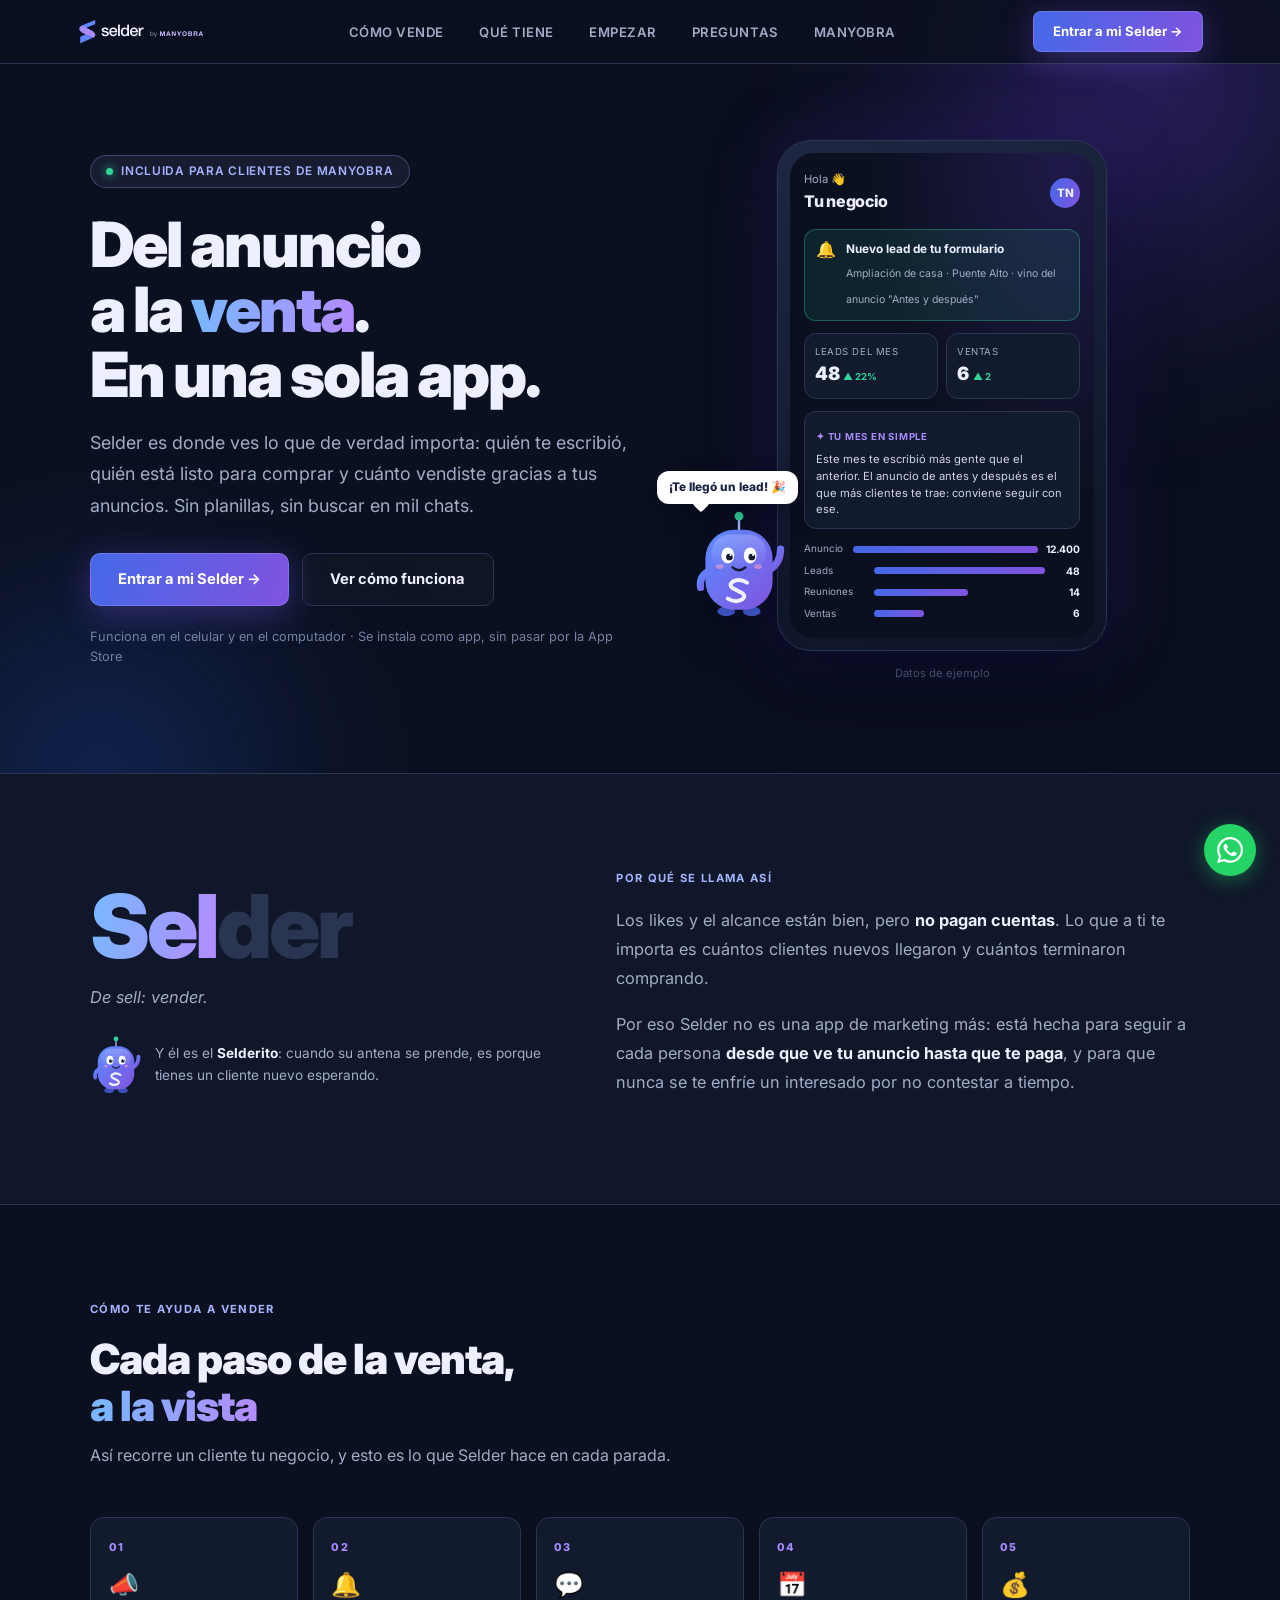
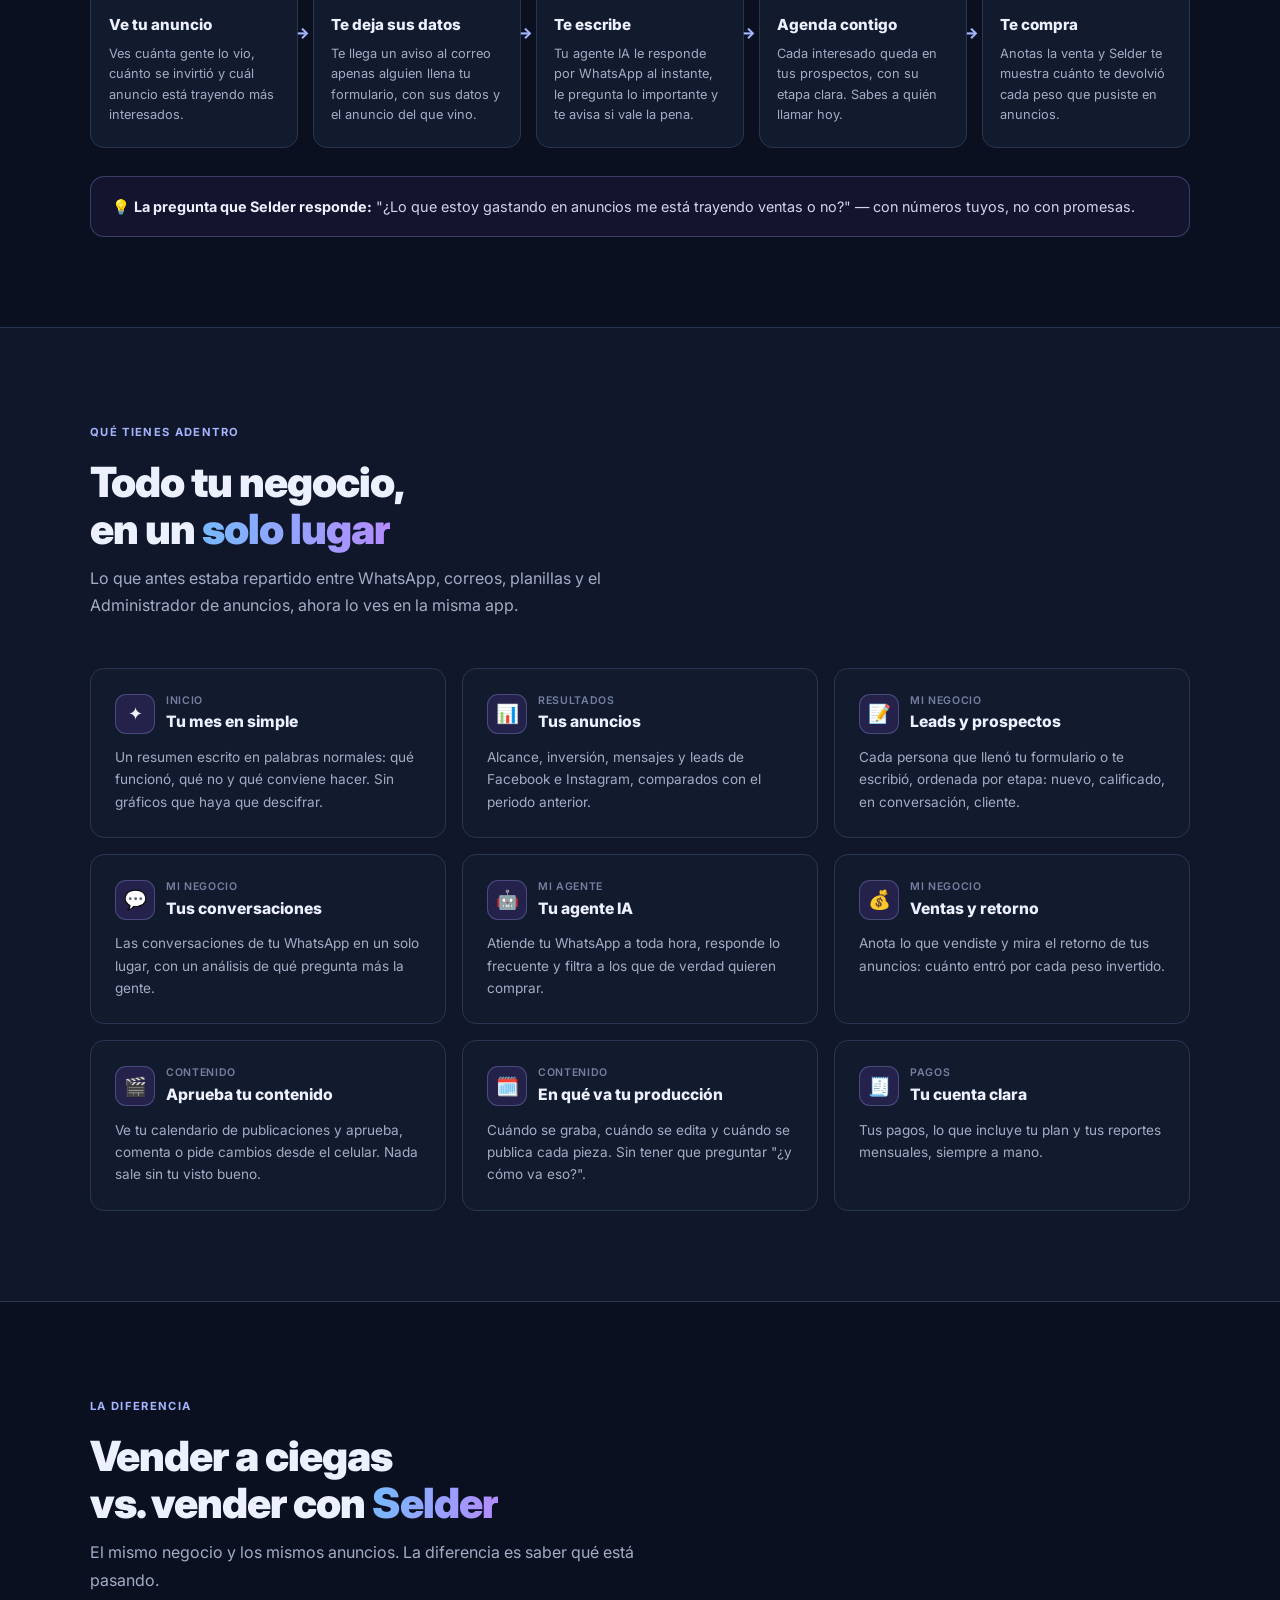
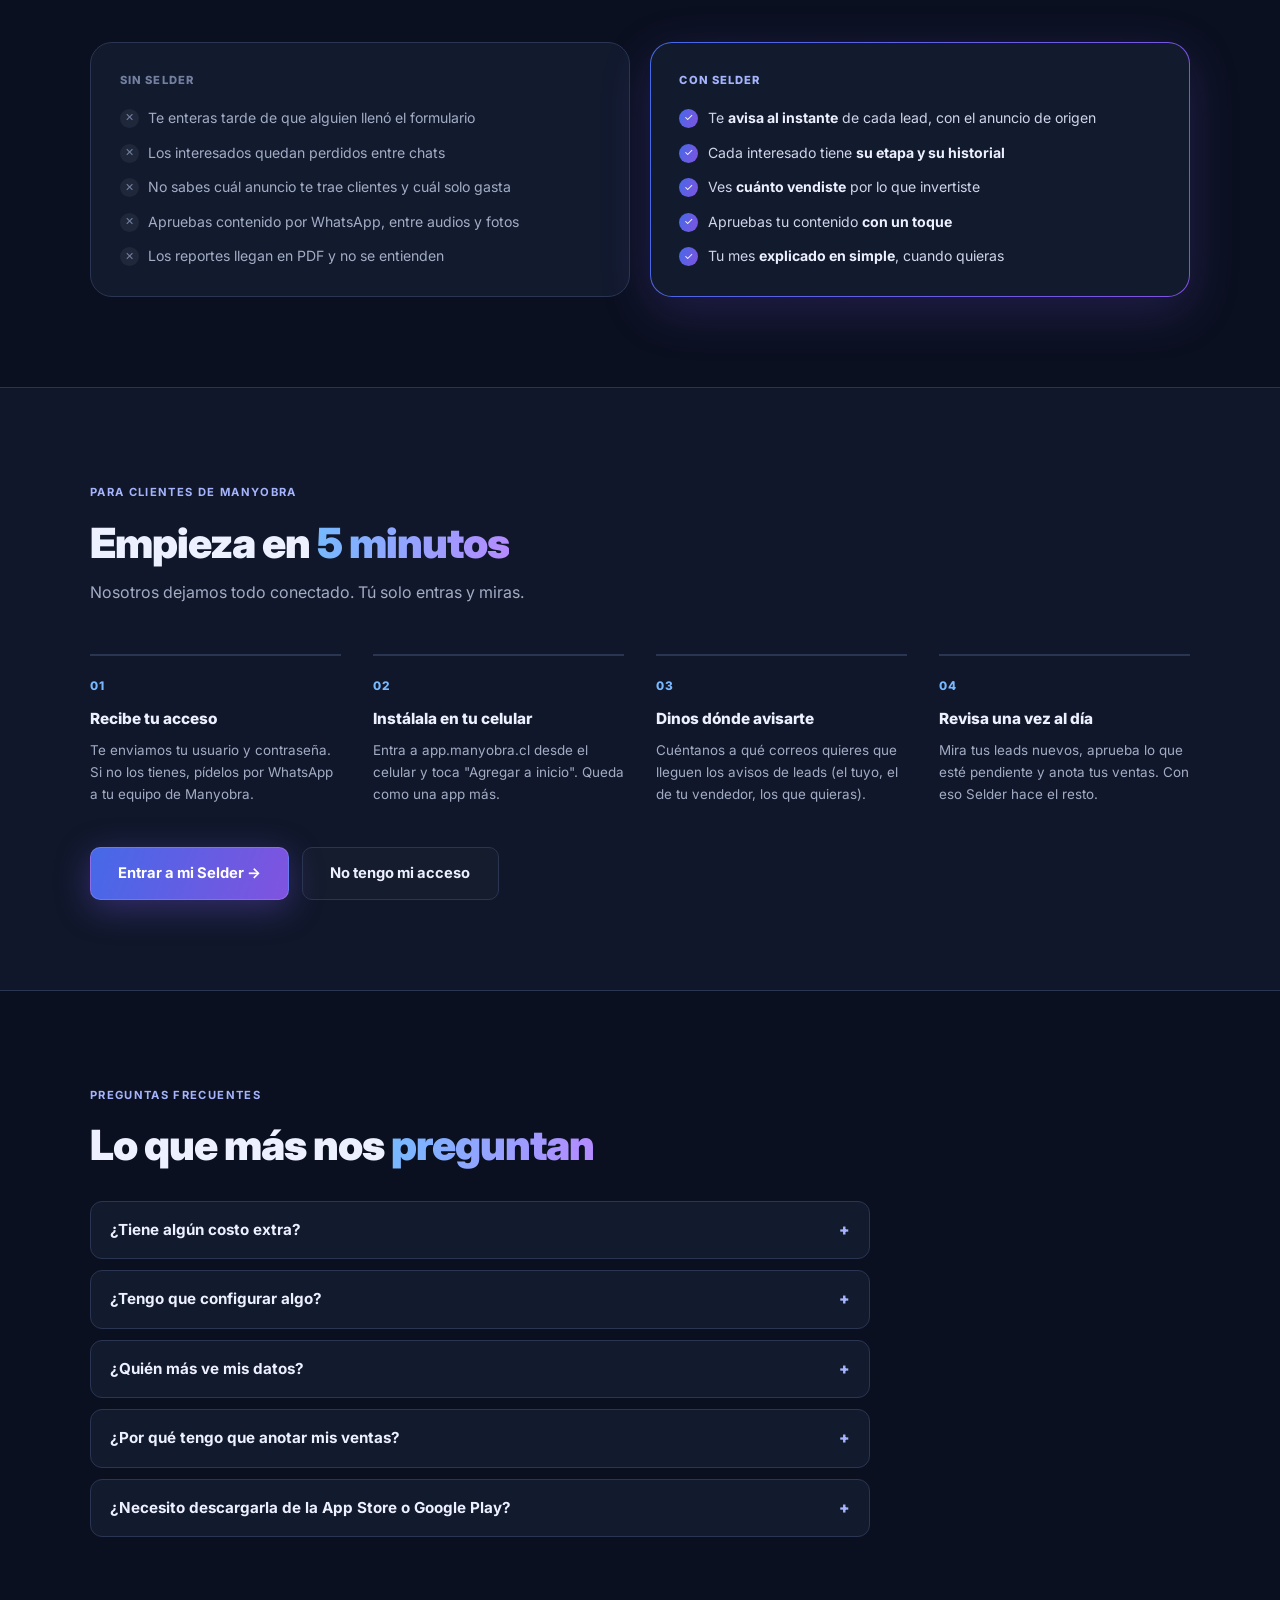
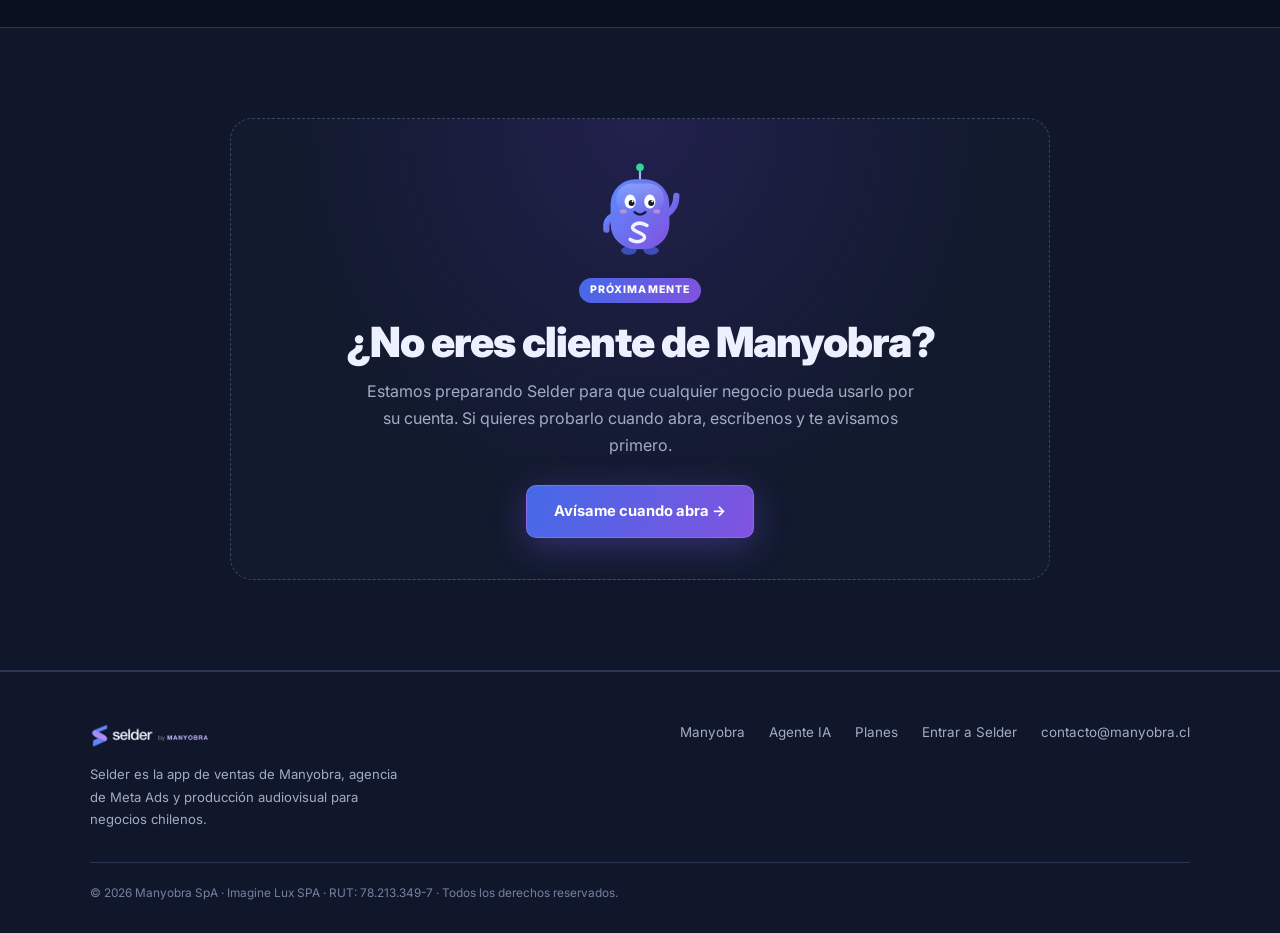
<file: selder/index.html>
<!DOCTYPE html>
<html lang="es-CL" prefix="og: https://ogp.me/ns#">
<head>
  <meta charset="UTF-8" />
  <meta name="viewport" content="width=device-width, initial-scale=1.0" />

  <!-- Meta Pixel Code -->
  <script>
  !function(f,b,e,v,n,t,s)
  {if(f.fbq)return;n=f.fbq=function(){n.callMethod?
  n.callMethod.apply(n,arguments):n.queue.push(arguments)};
  if(!f._fbq)f._fbq=n;n.push=n;n.loaded=!0;n.version='2.0';
  n.queue=[];t=b.createElement(e);t.async=!0;
  t.src=v;s=b.getElementsByTagName(e)[0];
  s.parentNode.insertBefore(t,s)}(window, document,'script',
  'https://connect.facebook.net/en_US/fbevents.js');
  fbq('init', '956034103850677');
  fbq('track', 'PageView');
  </script>
  <noscript><img height="1" width="1" style="display:none"
  src="https://www.facebook.com/tr?id=956034103850677&ev=PageView&noscript=1"
  /></noscript>
  <!-- End Meta Pixel Code -->

  <!-- Google Analytics 4 -->
  <script async src="https://www.googletagmanager.com/gtag/js?id=G-G9JF1L3ZJD"></script>
  <script>
    window.dataLayer = window.dataLayer || [];
    function gtag(){dataLayer.push(arguments);}
    gtag('js', new Date());
    gtag('config', 'G-G9JF1L3ZJD');
  </script>

  <!-- ── SEO ── -->
  <title>Selder · Del anuncio a la venta, en una sola app | Manyobra</title>
  <meta name="description" content="Selder es la app de Manyobra para tus ventas: te avisa de cada lead, te muestra cuánto vendiste por tus anuncios, atiende tu WhatsApp con IA y te deja aprobar tu contenido desde el celular." />
  <meta name="robots" content="index, follow" />
  <link rel="canonical" href="https://manyobra.cl/selder/" />

  <!-- ── OPEN GRAPH ── -->
  <meta property="og:type" content="website" />
  <meta property="og:url" content="https://manyobra.cl/selder/" />
  <meta property="og:title" content="Selder · Del anuncio a la venta | Manyobra" />
  <meta property="og:description" content="La app donde ves tus leads, tus ventas y tu contenido. Incluida para clientes de Manyobra." />
  <meta property="og:image" content="https://manyobra.cl/og-manyobra.jpg" />
  <meta property="og:site_name" content="Manyobra" />
  <meta property="og:locale" content="es_CL" />

  <!-- ── FONTS ── -->
  <link rel="preconnect" href="https://fonts.googleapis.com" />
  <link rel="preconnect" href="https://fonts.gstatic.com" crossorigin />
  <link href="https://fonts.googleapis.com/css2?family=Inter:wght@400;600;700;900&display=swap" rel="stylesheet" />

  <style>
    *, *::before, *::after { box-sizing: border-box; margin: 0; padding: 0; }

    /* Paleta de Selder (la misma de la app: azul noche + degradado azul→morado) */
    :root {
      --bg:       #0B1020;
      --bg2:      #10172A;
      --surface:  #121A2E;
      --raised:   #1B2742;
      --border:   #2A3552;
      --border2:  rgba(165,180,252,0.28);
      --text:     #EDF0FF;
      --muted:    #A2ACC5;
      --faint:    #7480A0;
      --accent:   #A5B4FC;
      --violet:   #A78BFA;
      --grad:     linear-gradient(110deg, #4569E8, #8053DF);
      --grad-text:linear-gradient(100deg, #75BAFF 0%, #B58AFF 100%);
      --glow:     0 8px 34px rgba(112,83,223,0.38);
      --ok:       #34D399;
      --wa:       #25D366;
      --radius:   14px;
      --radius-lg:22px;
    }

    html { scroll-behavior: smooth; }
    body { font-family: 'Inter', sans-serif; background: var(--bg); color: var(--text); line-height: 1.6; -webkit-font-smoothing: antialiased; overflow-x: hidden; }
    ::selection { background: rgba(128,83,223,0.45); }
    a:focus-visible, button:focus-visible, summary:focus-visible { outline: 2px solid var(--accent); outline-offset: 3px; border-radius: 6px; }

    /* ── NAV ── */
    nav {
      position: fixed; top: 0; left: 0; right: 0; z-index: 100;
      display: flex; align-items: center; justify-content: space-between;
      padding: 0 6%; height: 64px;
      background: rgba(11,16,32,0.85); backdrop-filter: blur(18px);
      border-bottom: 1px solid var(--border);
    }
    .nav-logo { display: flex; align-items: center; text-decoration: none; }
    .nav-logo img { height: 30px; width: auto; }
    .nav-links { display: flex; gap: 2.2rem; list-style: none; }
    .nav-links a { color: var(--muted); text-decoration: none; font-size: .82rem; font-weight: 600; letter-spacing: .04em; text-transform: uppercase; transition: color .2s; }
    .nav-links a:hover { color: var(--text); }
    .nav-cta { background: var(--grad); color: #fff; padding: .55rem 1.2rem; border-radius: 8px; font-weight: 700; font-size: .82rem; text-decoration: none; box-shadow: var(--glow); border: 1px solid rgba(182,166,255,0.3); transition: transform .2s, box-shadow .2s; }
    .nav-cta:hover { transform: translateY(-1px); box-shadow: 0 10px 40px rgba(112,83,223,0.55); }
    .hamburger { display: none; flex-direction: column; gap: 5px; cursor: pointer; background: none; border: 0; padding: 6px; }
    .hamburger span { display: block; width: 22px; height: 1.5px; background: var(--text); }

    /* ── LAYOUT ── */
    section { padding: 90px 6%; }
    .inner { max-width: 1100px; margin: 0 auto; }
    .sec-tag { display: inline-block; font-size: .7rem; font-weight: 700; letter-spacing: .12em; text-transform: uppercase; color: var(--accent); margin-bottom: 1.1rem; }
    h2 { font-size: clamp(1.7rem, 3.6vw, 2.6rem); font-weight: 900; line-height: 1.12; letter-spacing: -1px; margin-bottom: .8rem; }
    .grad { background: var(--grad-text); -webkit-background-clip: text; background-clip: text; -webkit-text-fill-color: transparent; }
    .sec-sub { color: var(--muted); font-size: 1rem; max-width: 600px; margin-bottom: 3rem; line-height: 1.7; }
    .alt { background: var(--bg2); border-top: 1px solid var(--border); border-bottom: 1px solid var(--border); }

    .btn { display: inline-flex; align-items: center; gap: .5rem; padding: .85rem 1.7rem; border-radius: 10px; font-weight: 700; font-size: .92rem; text-decoration: none; transition: all .2s; }
    .btn-grad { background: var(--grad); color: #fff; box-shadow: var(--glow); border: 1px solid rgba(182,166,255,0.3); }
    .btn-grad:hover { transform: translateY(-2px); box-shadow: 0 12px 44px rgba(112,83,223,0.55); }
    .btn-outline { color: var(--text); border: 1px solid var(--border); background: rgba(255,255,255,0.02); }
    .btn-outline:hover { border-color: var(--border2); background: rgba(165,180,252,0.08); }

    /* ── HERO ── */
    .hero { position: relative; overflow: hidden; padding: 140px 6% 90px; }
    .hero::before, .hero::after { content: ''; position: absolute; z-index: 0; border-radius: 50%; pointer-events: none; filter: blur(90px); }
    .hero::before { width: 600px; height: 600px; top: -220px; right: -160px; background: radial-gradient(circle, rgba(104,61,219,0.45), transparent 65%); animation: drift 18s ease-in-out infinite alternate; }
    .hero::after  { width: 520px; height: 520px; bottom: -260px; left: -160px; background: radial-gradient(circle, rgba(36,90,212,0.40), transparent 65%); animation: drift 22s ease-in-out infinite alternate-reverse; }
    @keyframes drift { from { transform: translate(0,0); } to { transform: translate(-60px,50px); } }
    .hero-grid { position: relative; z-index: 1; max-width: 1100px; margin: 0 auto; display: grid; grid-template-columns: 1.05fr .95fr; gap: 3.5rem; align-items: center; }
    .hero-tag {
      display: inline-flex; align-items: center; gap: .5rem;
      background: rgba(165,180,252,0.08); border: 1px solid var(--border2); color: var(--accent);
      padding: .35rem .95rem; border-radius: 100px; font-size: .74rem; font-weight: 600; letter-spacing: .06em; text-transform: uppercase; margin-bottom: 1.6rem;
    }
    .hero-tag::before { content: ''; width: 7px; height: 7px; border-radius: 50%; background: var(--ok); box-shadow: 0 0 10px var(--ok); animation: pulse 2.4s ease-in-out infinite; }
    @keyframes pulse { 0%,100% { opacity: 1; } 50% { opacity: .35; } }
    .hero h1 { font-size: clamp(2.3rem, 5.2vw, 3.9rem); font-weight: 900; line-height: 1.04; letter-spacing: -2px; margin-bottom: 1.2rem; }
    .hero p.lead { font-size: clamp(1rem, 1.6vw, 1.12rem); color: var(--muted); max-width: 540px; margin-bottom: 2rem; line-height: 1.75; }
    .hero-actions { display: flex; gap: .8rem; flex-wrap: wrap; }
    .hero-note { margin-top: 1.3rem; font-size: .8rem; color: var(--faint); }

    /* Maqueta del celular: datos de ejemplo, no de un cliente real */
    .phone {
      width: 100%; max-width: 330px; margin: 0 auto; border-radius: 34px; padding: 12px;
      background: linear-gradient(160deg, #1d2742, #0d1426); border: 1px solid var(--border);
      box-shadow: 0 30px 80px rgba(2,6,23,0.7), 0 0 0 1px rgba(255,255,255,0.03), 0 0 70px rgba(104,61,219,0.25);
    }
    .screen { border-radius: 24px; overflow: hidden; background: radial-gradient(ellipse at 90% 0%, rgba(104,61,219,0.22), transparent 50%), #0B1020; padding: 18px 14px 16px; }
    .scr-top { display: flex; justify-content: space-between; align-items: center; margin-bottom: 14px; }
    .scr-hi { font-size: .7rem; color: var(--muted); }
    .scr-name { font-size: 1rem; font-weight: 800; letter-spacing: -.3px; }
    .scr-avatar { width: 30px; height: 30px; border-radius: 50%; background: var(--grad); display: flex; align-items: center; justify-content: center; font-size: .72rem; font-weight: 800; }
    .toast {
      display: flex; gap: 10px; align-items: flex-start; padding: 10px 11px; border-radius: 12px; margin-bottom: 12px;
      background: rgba(52,211,153,0.10); border: 1px solid rgba(52,211,153,0.35);
      animation: toastIn .7s cubic-bezier(.16,1,.3,1) .6s both;
    }
    @keyframes toastIn { from { opacity: 0; transform: translateY(-10px) scale(.97); } to { opacity: 1; transform: none; } }
    .toast-ic { font-size: 1rem; line-height: 1.2; }
    .toast b { display: block; font-size: .74rem; }
    .toast span { font-size: .66rem; color: var(--muted); }
    .kpis { display: grid; grid-template-columns: 1fr 1fr; gap: 8px; margin-bottom: 12px; }
    .kpi { background: var(--surface); border: 1px solid var(--border); border-radius: 12px; padding: 10px; }
    .kpi small { display: block; font-size: .6rem; color: var(--muted); text-transform: uppercase; letter-spacing: .06em; }
    .kpi strong { font-size: 1.15rem; font-weight: 900; letter-spacing: -.5px; }
    .kpi em { font-style: normal; font-size: .6rem; color: var(--ok); font-weight: 700; margin-left: 4px; }
    .ai-box { background: var(--surface); border: 1px solid var(--border); border-radius: 12px; padding: 10px 11px; margin-bottom: 12px; }
    .ai-box small { font-size: .6rem; font-weight: 700; color: var(--violet); text-transform: uppercase; letter-spacing: .08em; }
    .ai-box p { font-size: .7rem; color: #cfd5ea; line-height: 1.5; margin-top: 3px; }
    .funnel-mini { display: flex; flex-direction: column; gap: 5px; }
    .fm-row { display: flex; align-items: center; gap: 8px; font-size: .62rem; color: var(--muted); }
    .fm-row span:first-child { width: 62px; }
    .fm-bar { height: 7px; border-radius: 4px; background: var(--grad); }
    .fm-row b { color: var(--text); font-size: .64rem; margin-left: auto; }
    .demo-label { text-align: center; font-size: .7rem; color: var(--faint); margin-top: .9rem; }

    /* ── POR QUÉ SELDER ── */
    .why { display: grid; grid-template-columns: 1fr 1.2fr; gap: 3rem; align-items: center; }
    .why-word { font-size: clamp(3rem, 8vw, 5.5rem); font-weight: 900; letter-spacing: -3px; line-height: 1; }
    .why-word .sell { background: var(--grad-text); -webkit-background-clip: text; background-clip: text; -webkit-text-fill-color: transparent; }
    .why-word .rest { color: var(--border); }
    .why-def { margin-top: .8rem; font-size: .9rem; color: var(--muted); font-style: italic; }
    .why p { color: var(--muted); font-size: 1.02rem; line-height: 1.8; margin-bottom: 1rem; }
    .why p strong { color: var(--text); }

    /* ── RECORRIDO (anuncio → venta) ── */
    .journey { display: grid; grid-template-columns: repeat(5, 1fr); gap: .9rem; position: relative; }
    .step {
      background: var(--surface); border: 1px solid var(--border); border-radius: var(--radius);
      padding: 1.3rem 1.1rem; position: relative; transition: border-color .25s, transform .25s;
    }
    .step:hover { border-color: var(--border2); transform: translateY(-3px); }
    .step-n { font-size: .68rem; font-weight: 800; letter-spacing: .1em; color: var(--violet); margin-bottom: .6rem; }
    .step-ic { font-size: 1.5rem; margin-bottom: .5rem; }
    .step h3 { font-size: .95rem; font-weight: 800; margin-bottom: .45rem; }
    .step p { font-size: .8rem; color: var(--muted); line-height: 1.6; }
    .step:not(:last-child)::after {
      content: '→'; position: absolute; right: -.78rem; top: 50%; transform: translateY(-50%);
      color: var(--accent); font-weight: 900; font-size: .9rem; z-index: 2;
    }
    .journey-foot { margin-top: 1.8rem; padding: 1.1rem 1.3rem; border-radius: var(--radius); border: 1px solid var(--border2); background: rgba(128,83,223,0.08); font-size: .9rem; color: #cfd5ea; }
    .journey-foot strong { color: var(--text); }

    /* ── QUÉ HAY ADENTRO ── */
    .caps { display: grid; grid-template-columns: repeat(3, 1fr); gap: 1rem; }
    .cap { background: var(--surface); border: 1px solid var(--border); border-radius: var(--radius); padding: 1.5rem; transition: border-color .25s, transform .25s; }
    .cap:hover { border-color: var(--border2); transform: translateY(-3px); }
    .cap-head { display: flex; align-items: center; gap: .7rem; margin-bottom: .7rem; }
    .cap-ic { width: 40px; height: 40px; border-radius: 11px; display: flex; align-items: center; justify-content: center; font-size: 1.15rem; background: rgba(128,83,223,0.16); border: 1px solid var(--border2); flex-shrink: 0; }
    .cap h3 { font-size: .98rem; font-weight: 800; }
    .cap .where { font-size: .66rem; color: var(--faint); font-weight: 600; letter-spacing: .06em; text-transform: uppercase; }
    .cap p { font-size: .85rem; color: var(--muted); line-height: 1.65; }

    /* ── ANTES / CON SELDER ── */
    .vs { display: grid; grid-template-columns: 1fr 1fr; gap: 1.2rem; }
    .vs-col { border-radius: var(--radius-lg); padding: 1.8rem; }
    .vs-col.before { background: var(--surface); border: 1px solid var(--border); }
    .vs-col.after { border: 1px solid transparent; background: linear-gradient(var(--surface), var(--surface)) padding-box, var(--grad) border-box; box-shadow: 0 14px 50px rgba(112,83,223,0.22); }
    .vs-label { font-size: .7rem; font-weight: 800; letter-spacing: .1em; text-transform: uppercase; margin-bottom: 1.1rem; color: var(--faint); }
    .vs-col.after .vs-label { color: var(--accent); }
    .vs-list { list-style: none; display: flex; flex-direction: column; gap: .8rem; }
    .vs-list li { display: flex; gap: .6rem; font-size: .88rem; line-height: 1.55; color: var(--muted); }
    .vs-col.after .vs-list li { color: #cfd5ea; }
    .vs-list strong { color: var(--text); }
    .mk { flex-shrink: 0; width: 19px; height: 19px; border-radius: 50%; display: flex; align-items: center; justify-content: center; font-size: .66rem; margin-top: 2px; }
    .before .mk { background: rgba(255,255,255,0.06); color: var(--faint); }
    .after .mk { background: var(--grad); color: #fff; }

    /* ── EMPEZAR ── */
    .how { display: grid; grid-template-columns: repeat(4, 1fr); gap: 2rem; }
    .how-step { border-top: 2px solid var(--border); padding-top: 1.3rem; transition: border-color .2s; }
    .how-step:hover { border-color: var(--violet); }
    .how-n { font-size: .74rem; font-weight: 800; letter-spacing: .1em; margin-bottom: .7rem; }
    .how-step h3 { font-size: .96rem; font-weight: 800; margin-bottom: .45rem; }
    .how-step p { font-size: .84rem; color: var(--muted); line-height: 1.65; }

    /* ── FAQ ── */
    .faq { max-width: 780px; display: flex; flex-direction: column; gap: .7rem; }
    .faq details { background: var(--surface); border: 1px solid var(--border); border-radius: 12px; padding: 1rem 1.2rem; transition: border-color .2s; }
    .faq details[open] { border-color: var(--border2); }
    .faq summary { cursor: pointer; font-weight: 700; font-size: .95rem; list-style: none; display: flex; justify-content: space-between; gap: 1rem; }
    .faq summary::-webkit-details-marker { display: none; }
    .faq summary::after { content: '+'; color: var(--accent); font-weight: 900; transition: transform .2s; }
    .faq details[open] summary::after { transform: rotate(45deg); }
    .faq details p { margin-top: .7rem; font-size: .88rem; color: var(--muted); line-height: 1.7; }

    /* ── PRÓXIMAMENTE ── */
    .soon {
      max-width: 820px; margin: 0 auto; text-align: center; padding: 2.6rem 2rem; border-radius: var(--radius-lg);
      border: 1px dashed var(--border2); background: radial-gradient(ellipse at 50% 0%, rgba(104,61,219,0.18), transparent 60%), var(--surface);
    }
    .soon-tag { display: inline-block; font-size: .66rem; font-weight: 800; letter-spacing: .1em; text-transform: uppercase; color: #fff; background: var(--grad); padding: .25rem .7rem; border-radius: 100px; margin-bottom: 1rem; }
    .soon p { color: var(--muted); max-width: 560px; margin: 0 auto 1.6rem; line-height: 1.7; }

    /* ── FOOTER ── */
    footer { border-top: 1px solid var(--border); padding: 50px 6% 30px; background: var(--bg2); }
    .footer-inner { max-width: 1100px; margin: 0 auto; display: flex; justify-content: space-between; gap: 2rem; flex-wrap: wrap; align-items: flex-start; }
    .footer-inner p { font-size: .82rem; color: var(--muted); max-width: 320px; margin-top: .8rem; line-height: 1.7; }
    .footer-links { display: flex; gap: 1.5rem; flex-wrap: wrap; }
    .footer-links a { color: var(--muted); text-decoration: none; font-size: .84rem; }
    .footer-links a:hover { color: var(--text); }
    .footer-bottom { max-width: 1100px; margin: 2rem auto 0; padding-top: 1.3rem; border-top: 1px solid var(--border); font-size: .74rem; color: var(--faint); }

    /* ── WA FLOAT ── */
    .wa-float { position: fixed; bottom: 24px; right: 24px; z-index: 50; width: 52px; height: 52px; border-radius: 50%; background: var(--wa); display: flex; align-items: center; justify-content: center; box-shadow: 0 4px 20px rgba(37,211,102,.4); transition: transform .2s; }
    .wa-float:hover { transform: scale(1.08); }
    .wa-float svg { width: 26px; height: 26px; fill: #fff; }

    /* ── REVEAL ── */
    .reveal { opacity: 0; transform: translateY(22px); transition: opacity .7s cubic-bezier(.16,1,.3,1), transform .7s cubic-bezier(.16,1,.3,1); }
    .reveal.visible { opacity: 1; transform: none; }
    .no-js .reveal { opacity: 1; transform: none; }
    @media (prefers-reduced-motion: reduce) {
      .reveal { opacity: 1; transform: none; transition: none; }
      .hero::before, .hero::after, .hero-tag::before, .toast { animation: none; }
    }


    /* ── SELDERITO (mascota mini) ── */
    .phone-wrap { position: relative; max-width: 330px; margin: 0 auto; }
    .selderito { display: block; overflow: visible; }
    .selderito .eye-l, .selderito .eye-r { transform-box: fill-box; transform-origin: center; animation: blinkEye 5s infinite; }
    @keyframes blinkEye { 0%,92%,100% { transform: scaleY(1); } 95% { transform: scaleY(.1); } }
    .selderito .arm-wave { transform-box: fill-box; transform-origin: 10% 90%; animation: wave 2.4s ease-in-out infinite; }
    @keyframes wave { 0%,60%,100% { transform: rotate(0); } 70% { transform: rotate(-22deg); } 80% { transform: rotate(8deg); } 90% { transform: rotate(-16deg); } }
    .selderito .antena-luz { animation: pulse 2.4s ease-in-out infinite; }
    .mascot-hero { position: absolute; left: -86px; bottom: 30px; width: 96px; z-index: 3; animation: bob 3.2s ease-in-out infinite; filter: drop-shadow(0 12px 22px rgba(2,6,23,.55)); }
    @keyframes bob { 0%,100% { transform: translateY(0); } 50% { transform: translateY(-7px); } }
    .mascot-bubble {
      position: absolute; left: -120px; bottom: 146px; z-index: 4; white-space: nowrap;
      background: #fff; color: #1b2142; font-size: .74rem; font-weight: 800; padding: .45rem .75rem; border-radius: 12px;
      box-shadow: 0 8px 24px rgba(2,6,23,.45); animation: toastIn .6s cubic-bezier(.16,1,.3,1) 1.4s both;
    }
    .mascot-bubble::after { content: ''; position: absolute; left: 38px; bottom: -6px; width: 12px; height: 12px; background: #fff; transform: rotate(45deg); border-radius: 2px; }
    .mascot-soon { width: 84px; margin: 0 auto 1rem; animation: bob 3.2s ease-in-out infinite; }
    .why-mascot { display: flex; align-items: center; gap: .8rem; margin-top: 1.4rem; font-size: .85rem; color: var(--muted); }
    .why-mascot svg { width: 52px; flex-shrink: 0; }
    @media (prefers-reduced-motion: reduce) {
      .selderito *, .mascot-hero, .mascot-soon, .mascot-bubble { animation: none !important; }
    }
    @media (max-width: 768px) {
      .mascot-hero { left: -10px; width: 70px; bottom: -46px; }
      .mascot-bubble { left: 66px; bottom: -6px; }
      .mascot-bubble::after { left: -5px; bottom: 12px; }
    }

    /* ── RESPONSIVE ── */
    @media (max-width: 1024px) {
      .hero-grid { grid-template-columns: 1fr; gap: 3rem; }
      .journey { grid-template-columns: repeat(2, 1fr); }
      .step:not(:last-child)::after { display: none; }
      .caps { grid-template-columns: repeat(2, 1fr); }
      .how { grid-template-columns: repeat(2, 1fr); }
      .why { grid-template-columns: 1fr; gap: 1.5rem; }
    }
    @media (max-width: 768px) {
      nav { padding: 0 16px; }
      .nav-links { display: none; position: fixed; top: 64px; left: 0; right: 0; background: rgba(11,16,32,0.98); flex-direction: column; gap: 0; padding: .5rem 16px; border-bottom: 1px solid var(--border); }
      .nav-links.open { display: flex; }
      .nav-links li { border-bottom: 1px solid var(--border); }
      .nav-links a { display: block; padding: .9rem 0; }
      .nav-cta { display: none; }
      .hamburger { display: flex; }
      section { padding: 64px 16px; }
      .hero { padding: 110px 16px 72px; }
      .journey, .caps, .how, .vs { grid-template-columns: 1fr; }
      .soon { padding: 2rem 1.3rem; }
      footer { padding: 40px 16px 90px; }
    }
  </style>
  <link rel="icon" href="/favicon.svg" type="image/svg+xml" />
  <link rel="apple-touch-icon" href="/apple-touch-icon.png" />
  <meta name="theme-color" content="#0B1020" />
</head>
<body class="no-js" data-pagina="selder">
<script>document.body.classList.remove('no-js');</script>

<!-- Selderito: la mascota mini de Selder (se reutiliza con <use>) -->
<svg width="0" height="0" style="position:absolute" aria-hidden="true">
  <defs>
    <linearGradient id="sdGrad" x1="0" y1="0" x2="1" y2="1">
      <stop offset="0" stop-color="#5B8CFF"/><stop offset="1" stop-color="#8053DF"/>
    </linearGradient>
    <linearGradient id="sdBelly" x1="0" y1="0" x2="0" y2="1">
      <stop offset="0" stop-color="#ffffff" stop-opacity=".22"/><stop offset="1" stop-color="#ffffff" stop-opacity="0"/>
    </linearGradient>
  </defs>
  <symbol id="selderito" viewBox="0 0 120 140">
    <!-- antena con la luz verde de "aviso nuevo" -->
    <line x1="60" y1="26" x2="60" y2="12" stroke="#A5B4FC" stroke-width="3" stroke-linecap="round"/>
    <circle class="antena-luz" cx="60" cy="9" r="5.5" fill="#34D399"/>
    <!-- brazos -->
    <path d="M22 78 q-12 6 -10 20" stroke="url(#sdGrad)" stroke-width="9" stroke-linecap="round" fill="none"/>
    <g class="arm-wave"><path d="M98 76 q14 -8 14 -26" stroke="url(#sdGrad)" stroke-width="9" stroke-linecap="round" fill="none"/></g>
    <!-- pies -->
    <ellipse cx="44" cy="128" rx="11" ry="6" fill="#3B4FB8"/>
    <ellipse cx="76" cy="128" rx="11" ry="6" fill="#3B4FB8"/>
    <!-- cuerpo -->
    <rect x="18" y="26" width="84" height="100" rx="36" fill="url(#sdGrad)"/>
    <rect x="26" y="32" width="68" height="44" rx="22" fill="url(#sdBelly)"/>
    <!-- la S del logo en la panza -->
    <path d="M70 92 q-10 -6 -18 -1 q-6 5 2 9 l8 4 q8 4 2 9 q-8 5 -18 -1" stroke="#fff" stroke-opacity=".9" stroke-width="5" stroke-linecap="round" fill="none"/>
    <!-- cara -->
    <g class="eye-l"><ellipse cx="46" cy="58" rx="8" ry="10" fill="#fff"/><circle cx="48" cy="60" r="4.2" fill="#141a33"/><circle cx="49.5" cy="57.5" r="1.4" fill="#fff"/></g>
    <g class="eye-r"><ellipse cx="74" cy="58" rx="8" ry="10" fill="#fff"/><circle cx="76" cy="60" r="4.2" fill="#141a33"/><circle cx="77.5" cy="57.5" r="1.4" fill="#fff"/></g>
    <ellipse cx="36" cy="72" rx="5" ry="3" fill="#FF9EC7" opacity=".55"/>
    <ellipse cx="84" cy="72" rx="5" ry="3" fill="#FF9EC7" opacity=".55"/>
    <path d="M52 73 q8 7 16 0" stroke="#141a33" stroke-width="3" stroke-linecap="round" fill="none"/>
  </symbol>
</svg>

<!-- NAV -->
<nav aria-label="Navegación principal">
  <a href="/selder/" class="nav-logo" aria-label="Selder by Manyobra">
    <img src="/selder/logo-selder.png" alt="Selder by Manyobra" width="300" height="63" />
  </a>
  <ul class="nav-links" id="navLinks">
    <li><a href="#recorrido">Cómo vende</a></li>
    <li><a href="#adentro">Qué tiene</a></li>
    <li><a href="#empezar">Empezar</a></li>
    <li><a href="#preguntas">Preguntas</a></li>
    <li><a href="/">Manyobra</a></li>
  </ul>
  <a href="https://app.manyobra.cl/portal/login" class="nav-cta" data-evento="entrar">Entrar a mi Selder →</a>
  <button class="hamburger" id="hamburger" aria-label="Abrir menú" aria-expanded="false" aria-controls="navLinks"><span></span><span></span><span></span></button>
</nav>

<!-- HERO -->
<header class="hero">
  <div class="hero-grid">
    <div>
      <div class="hero-tag">Incluida para clientes de Manyobra</div>
      <h1>Del anuncio<br/>a la <span class="grad">venta</span>.<br/>En una sola app.</h1>
      <p class="lead">Selder es donde ves lo que de verdad importa: quién te escribió, quién está listo para comprar y cuánto vendiste gracias a tus anuncios. Sin planillas, sin buscar en mil chats.</p>
      <div class="hero-actions">
        <a href="https://app.manyobra.cl/portal/login" class="btn btn-grad" data-evento="entrar">Entrar a mi Selder →</a>
        <a href="#recorrido" class="btn btn-outline">Ver cómo funciona</a>
      </div>
      <p class="hero-note">Funciona en el celular y en el computador · Se instala como app, sin pasar por la App Store</p>
    </div>

    <div class="reveal" aria-hidden="true">
      <div class="phone-wrap">
      <div class="mascot-bubble">¡Te llegó un lead! 🎉</div>
      <svg class="selderito mascot-hero" viewBox="0 0 120 140"><use href="#selderito"/></svg>
      <div class="phone">
        <div class="screen">
          <div class="scr-top">
            <div><div class="scr-hi">Hola 👋</div><div class="scr-name">Tu negocio</div></div>
            <div class="scr-avatar">TN</div>
          </div>
          <div class="toast">
            <div class="toast-ic">🔔</div>
            <div><b>Nuevo lead de tu formulario</b><span>Ampliación de casa · Puente Alto · vino del anuncio "Antes y después"</span></div>
          </div>
          <div class="kpis">
            <div class="kpi"><small>Leads del mes</small><strong>48</strong><em>▲ 22%</em></div>
            <div class="kpi"><small>Ventas</small><strong>6</strong><em>▲ 2</em></div>
          </div>
          <div class="ai-box">
            <small>✦ Tu mes en simple</small>
            <p>Este mes te escribió más gente que el anterior. El anuncio de antes y después es el que más clientes te trae: conviene seguir con ese.</p>
          </div>
          <div class="funnel-mini">
            <div class="fm-row"><span>Anuncio</span><div class="fm-bar" style="width:100%"></div><b>12.400</b></div>
            <div class="fm-row"><span>Leads</span><div class="fm-bar" style="width:62%"></div><b>48</b></div>
            <div class="fm-row"><span>Reuniones</span><div class="fm-bar" style="width:34%"></div><b>14</b></div>
            <div class="fm-row"><span>Ventas</span><div class="fm-bar" style="width:18%"></div><b>6</b></div>
          </div>
        </div>
      </div>
      </div>
      <p class="demo-label">Datos de ejemplo</p>
    </div>
  </div>
</header>

<!-- POR QUÉ SELDER -->
<section class="alt">
  <div class="inner why">
    <div class="reveal">
      <div class="why-word"><span class="sell">Sel</span><span class="rest">der</span></div>
      <p class="why-def">De <em>sell</em>: vender.</p>
      <div class="why-mascot"><svg class="selderito" viewBox="0 0 120 140" aria-hidden="true"><use href="#selderito"/></svg><span>Y él es el <strong style="color:var(--text)">Selderito</strong>: cuando su antena se prende, es porque tienes un cliente nuevo esperando.</span></div>
    </div>
    <div class="reveal">
      <div class="sec-tag">Por qué se llama así</div>
      <p>Los likes y el alcance están bien, pero <strong>no pagan cuentas</strong>. Lo que a ti te importa es cuántos clientes nuevos llegaron y cuántos terminaron comprando.</p>
      <p>Por eso Selder no es una app de marketing más: está hecha para seguir a cada persona <strong>desde que ve tu anuncio hasta que te paga</strong>, y para que nunca se te enfríe un interesado por no contestar a tiempo.</p>
    </div>
  </div>
</section>

<!-- RECORRIDO -->
<section id="recorrido">
  <div class="inner">
    <div class="sec-tag">Cómo te ayuda a vender</div>
    <h2>Cada paso de la venta,<br/><span class="grad">a la vista</span></h2>
    <p class="sec-sub">Así recorre un cliente tu negocio, y esto es lo que Selder hace en cada parada.</p>
    <div class="journey">
      <div class="step reveal">
        <div class="step-n">01</div><div class="step-ic">📣</div>
        <h3>Ve tu anuncio</h3>
        <p>Ves cuánta gente lo vio, cuánto se invirtió y cuál anuncio está trayendo más interesados.</p>
      </div>
      <div class="step reveal">
        <div class="step-n">02</div><div class="step-ic">🔔</div>
        <h3>Te deja sus datos</h3>
        <p>Te llega un aviso al correo apenas alguien llena tu formulario, con sus datos y el anuncio del que vino.</p>
      </div>
      <div class="step reveal">
        <div class="step-n">03</div><div class="step-ic">💬</div>
        <h3>Te escribe</h3>
        <p>Tu agente IA le responde por WhatsApp al instante, le pregunta lo importante y te avisa si vale la pena.</p>
      </div>
      <div class="step reveal">
        <div class="step-n">04</div><div class="step-ic">📅</div>
        <h3>Agenda contigo</h3>
        <p>Cada interesado queda en tus prospectos, con su etapa clara. Sabes a quién llamar hoy.</p>
      </div>
      <div class="step reveal">
        <div class="step-n">05</div><div class="step-ic">💰</div>
        <h3>Te compra</h3>
        <p>Anotas la venta y Selder te muestra cuánto te devolvió cada peso que pusiste en anuncios.</p>
      </div>
    </div>
    <div class="journey-foot reveal">💡 <strong>La pregunta que Selder responde:</strong> "¿Lo que estoy gastando en anuncios me está trayendo ventas o no?" — con números tuyos, no con promesas.</div>
  </div>
</section>

<!-- QUÉ HAY ADENTRO -->
<section class="alt" id="adentro">
  <div class="inner">
    <div class="sec-tag">Qué tienes adentro</div>
    <h2>Todo tu negocio,<br/>en un <span class="grad">solo lugar</span></h2>
    <p class="sec-sub">Lo que antes estaba repartido entre WhatsApp, correos, planillas y el Administrador de anuncios, ahora lo ves en la misma app.</p>
    <div class="caps">
      <div class="cap reveal">
        <div class="cap-head"><div class="cap-ic">✦</div><div><div class="where">Inicio</div><h3>Tu mes en simple</h3></div></div>
        <p>Un resumen escrito en palabras normales: qué funcionó, qué no y qué conviene hacer. Sin gráficos que haya que descifrar.</p>
      </div>
      <div class="cap reveal">
        <div class="cap-head"><div class="cap-ic">📊</div><div><div class="where">Resultados</div><h3>Tus anuncios</h3></div></div>
        <p>Alcance, inversión, mensajes y leads de Facebook e Instagram, comparados con el periodo anterior.</p>
      </div>
      <div class="cap reveal">
        <div class="cap-head"><div class="cap-ic">📝</div><div><div class="where">Mi negocio</div><h3>Leads y prospectos</h3></div></div>
        <p>Cada persona que llenó tu formulario o te escribió, ordenada por etapa: nuevo, calificado, en conversación, cliente.</p>
      </div>
      <div class="cap reveal">
        <div class="cap-head"><div class="cap-ic">💬</div><div><div class="where">Mi negocio</div><h3>Tus conversaciones</h3></div></div>
        <p>Las conversaciones de tu WhatsApp en un solo lugar, con un análisis de qué pregunta más la gente.</p>
      </div>
      <div class="cap reveal">
        <div class="cap-head"><div class="cap-ic">🤖</div><div><div class="where">Mi agente</div><h3>Tu agente IA</h3></div></div>
        <p>Atiende tu WhatsApp a toda hora, responde lo frecuente y filtra a los que de verdad quieren comprar.</p>
      </div>
      <div class="cap reveal">
        <div class="cap-head"><div class="cap-ic">💰</div><div><div class="where">Mi negocio</div><h3>Ventas y retorno</h3></div></div>
        <p>Anota lo que vendiste y mira el retorno de tus anuncios: cuánto entró por cada peso invertido.</p>
      </div>
      <div class="cap reveal">
        <div class="cap-head"><div class="cap-ic">🎬</div><div><div class="where">Contenido</div><h3>Aprueba tu contenido</h3></div></div>
        <p>Ve tu calendario de publicaciones y aprueba, comenta o pide cambios desde el celular. Nada sale sin tu visto bueno.</p>
      </div>
      <div class="cap reveal">
        <div class="cap-head"><div class="cap-ic">🗓️</div><div><div class="where">Contenido</div><h3>En qué va tu producción</h3></div></div>
        <p>Cuándo se graba, cuándo se edita y cuándo se publica cada pieza. Sin tener que preguntar "¿y cómo va eso?".</p>
      </div>
      <div class="cap reveal">
        <div class="cap-head"><div class="cap-ic">🧾</div><div><div class="where">Pagos</div><h3>Tu cuenta clara</h3></div></div>
        <p>Tus pagos, lo que incluye tu plan y tus reportes mensuales, siempre a mano.</p>
      </div>
    </div>
  </div>
</section>

<!-- ANTES / CON SELDER -->
<section>
  <div class="inner">
    <div class="sec-tag">La diferencia</div>
    <h2>Vender a ciegas<br/>vs. vender con <span class="grad">Selder</span></h2>
    <p class="sec-sub">El mismo negocio y los mismos anuncios. La diferencia es saber qué está pasando.</p>
    <div class="vs">
      <div class="vs-col before reveal">
        <div class="vs-label">Sin Selder</div>
        <ul class="vs-list">
          <li><span class="mk">✕</span><span>Te enteras tarde de que alguien llenó el formulario</span></li>
          <li><span class="mk">✕</span><span>Los interesados quedan perdidos entre chats</span></li>
          <li><span class="mk">✕</span><span>No sabes cuál anuncio te trae clientes y cuál solo gasta</span></li>
          <li><span class="mk">✕</span><span>Apruebas contenido por WhatsApp, entre audios y fotos</span></li>
          <li><span class="mk">✕</span><span>Los reportes llegan en PDF y no se entienden</span></li>
        </ul>
      </div>
      <div class="vs-col after reveal">
        <div class="vs-label">Con Selder</div>
        <ul class="vs-list">
          <li><span class="mk">✓</span><span>Te <strong>avisa al instante</strong> de cada lead, con el anuncio de origen</span></li>
          <li><span class="mk">✓</span><span>Cada interesado tiene <strong>su etapa y su historial</strong></span></li>
          <li><span class="mk">✓</span><span>Ves <strong>cuánto vendiste</strong> por lo que invertiste</span></li>
          <li><span class="mk">✓</span><span>Apruebas tu contenido <strong>con un toque</strong></span></li>
          <li><span class="mk">✓</span><span>Tu mes <strong>explicado en simple</strong>, cuando quieras</span></li>
        </ul>
      </div>
    </div>
  </div>
</section>

<!-- EMPEZAR -->
<section class="alt" id="empezar">
  <div class="inner">
    <div class="sec-tag">Para clientes de Manyobra</div>
    <h2>Empieza en <span class="grad">5 minutos</span></h2>
    <p class="sec-sub">Nosotros dejamos todo conectado. Tú solo entras y miras.</p>
    <div class="how">
      <div class="how-step reveal">
        <div class="how-n grad">01</div>
        <h3>Recibe tu acceso</h3>
        <p>Te enviamos tu usuario y contraseña. Si no los tienes, pídelos por WhatsApp a tu equipo de Manyobra.</p>
      </div>
      <div class="how-step reveal">
        <div class="how-n grad">02</div>
        <h3>Instálala en tu celular</h3>
        <p>Entra a app.manyobra.cl desde el celular y toca "Agregar a inicio". Queda como una app más.</p>
      </div>
      <div class="how-step reveal">
        <div class="how-n grad">03</div>
        <h3>Dinos dónde avisarte</h3>
        <p>Cuéntanos a qué correos quieres que lleguen los avisos de leads (el tuyo, el de tu vendedor, los que quieras).</p>
      </div>
      <div class="how-step reveal">
        <div class="how-n grad">04</div>
        <h3>Revisa una vez al día</h3>
        <p>Mira tus leads nuevos, aprueba lo que esté pendiente y anota tus ventas. Con eso Selder hace el resto.</p>
      </div>
    </div>
    <div class="hero-actions" style="margin-top:2.6rem;">
      <a href="https://app.manyobra.cl/portal/login" class="btn btn-grad" data-evento="entrar">Entrar a mi Selder →</a>
      <a href="https://wa.me/56956747949?text=Hola%20Manyobra%2C%20necesito%20mi%20acceso%20a%20Selder" target="_blank" rel="noopener" class="btn btn-outline">No tengo mi acceso</a>
    </div>
  </div>
</section>

<!-- FAQ -->
<section id="preguntas">
  <div class="inner">
    <div class="sec-tag">Preguntas frecuentes</div>
    <h2>Lo que más nos <span class="grad">preguntan</span></h2>
    <div class="faq" style="margin-top:2rem;">
      <details class="reveal">
        <summary>¿Tiene algún costo extra?</summary>
        <p>No. Selder viene incluida en tu plan con Manyobra. Algunas funciones, como el agente IA de WhatsApp, dependen del plan que tengas contratado.</p>
      </details>
      <details class="reveal">
        <summary>¿Tengo que configurar algo?</summary>
        <p>No. Nosotros conectamos tus anuncios, tus formularios y tu WhatsApp. Tú solo entras con tu usuario y revisas.</p>
      </details>
      <details class="reveal">
        <summary>¿Quién más ve mis datos?</summary>
        <p>Cada cliente entra con su propio acceso y ve solo su negocio. Además de ti, solo tu equipo de Manyobra, que es quien trabaja tus campañas.</p>
      </details>
      <details class="reveal">
        <summary>¿Por qué tengo que anotar mis ventas?</summary>
        <p>Porque Meta sabe cuánta gente vio tu anuncio, pero no sabe quién te compró. Cuando anotas la venta, Selder puede decirte cuál anuncio realmente te trae plata.</p>
      </details>
      <details class="reveal">
        <summary>¿Necesito descargarla de la App Store o Google Play?</summary>
        <p>No. Se abre desde el navegador y se puede agregar a la pantalla de inicio del celular, donde funciona como cualquier otra app.</p>
      </details>
    </div>
  </div>
</section>

<!-- PRÓXIMAMENTE -->
<section class="alt">
  <div class="soon reveal">
    <svg class="selderito mascot-soon" viewBox="0 0 120 140" aria-hidden="true"><use href="#selderito"/></svg>
    <div class="soon-tag">Próximamente</div>
    <h2>¿No eres cliente de Manyobra?</h2>
    <p>Estamos preparando Selder para que cualquier negocio pueda usarlo por su cuenta. Si quieres probarlo cuando abra, escríbenos y te avisamos primero.</p>
    <a href="https://wa.me/56956747949?text=Hola%20Manyobra%2C%20quiero%20que%20me%20avisen%20cuando%20Selder%20est%C3%A9%20disponible" target="_blank" rel="noopener" class="btn btn-grad" data-evento="lista-espera">Avísame cuando abra →</a>
  </div>
</section>

<!-- FOOTER -->
<footer>
  <div class="footer-inner">
    <div>
      <a href="/selder/" class="nav-logo"><img src="/selder/logo-selder.png" alt="Selder by Manyobra" width="300" height="63" style="height:28px;width:auto;" /></a>
      <p>Selder es la app de ventas de Manyobra, agencia de Meta Ads y producción audiovisual para negocios chilenos.</p>
    </div>
    <div class="footer-links">
      <a href="/">Manyobra</a>
      <a href="/agente-ia/">Agente IA</a>
      <a href="/planes/">Planes</a>
      <a href="https://app.manyobra.cl/portal/login">Entrar a Selder</a>
      <a href="mailto:contacto@manyobra.cl">contacto@manyobra.cl</a>
    </div>
  </div>
  <div class="footer-bottom">© 2026 Manyobra SpA · Imagine Lux SPA · RUT: 78.213.349-7 · Todos los derechos reservados.</div>
</footer>

<!-- WA FLOAT -->
<a href="https://wa.me/56956747949?text=Hola%20Manyobra%2C%20tengo%20una%20consulta%20sobre%20Selder" target="_blank" rel="noopener" class="wa-float" aria-label="Escríbenos por WhatsApp">
  <svg viewBox="0 0 24 24"><path d="M17.472 14.382c-.297-.149-1.758-.867-2.03-.967-.273-.099-.471-.148-.67.15-.197.297-.767.966-.94 1.164-.173.199-.347.223-.644.075-.297-.15-1.255-.463-2.39-1.475-.883-.788-1.48-1.761-1.653-2.059-.173-.297-.018-.458.13-.606.134-.133.298-.347.446-.52.149-.174.198-.298.298-.497.099-.198.05-.371-.025-.52-.075-.149-.669-1.612-.916-2.207-.242-.579-.487-.5-.669-.51-.173-.008-.371-.01-.57-.01-.198 0-.52.074-.792.372-.272.297-1.04 1.016-1.04 2.479 0 1.462 1.065 2.875 1.213 3.074.149.198 2.096 3.2 5.077 4.487.709.306 1.262.489 1.694.625.712.227 1.36.195 1.871.118.571-.085 1.758-.719 2.006-1.413.248-.694.248-1.289.173-1.413-.074-.124-.272-.198-.57-.347m-5.421 7.403h-.004a9.87 9.87 0 01-5.031-1.378l-.361-.214-3.741.982.998-3.648-.235-.374a9.86 9.86 0 01-1.51-5.26c.001-5.45 4.436-9.884 9.888-9.884 2.64 0 5.122 1.03 6.988 2.898a9.825 9.825 0 012.893 6.994c-.003 5.45-4.437 9.884-9.885 9.884m8.413-18.297A11.815 11.815 0 0012.05 0C5.495 0 .16 5.335.157 11.892c0 2.096.547 4.142 1.588 5.945L.057 24l6.305-1.654a11.882 11.882 0 005.683 1.448h.005c6.554 0 11.89-5.335 11.893-11.893a11.821 11.821 0 00-3.48-8.413z"/></svg>
</a>

<script>
  // Menú en celular
  (function () {
    var btn = document.getElementById('hamburger');
    var links = document.getElementById('navLinks');
    btn.addEventListener('click', function () {
      var abierto = links.classList.toggle('open');
      btn.setAttribute('aria-expanded', abierto ? 'true' : 'false');
    });
    links.addEventListener('click', function (e) {
      if (e.target.tagName === 'A') { links.classList.remove('open'); btn.setAttribute('aria-expanded', 'false'); }
    });
  })();

  // Aparición al hacer scroll (sin JS o con movimiento reducido, todo queda visible)
  (function () {
    var todos = document.querySelectorAll('.reveal');
    if (window.matchMedia('(prefers-reduced-motion: reduce)').matches || !('IntersectionObserver' in window)) {
      todos.forEach(function (el) { el.classList.add('visible'); });
      return;
    }
    document.querySelectorAll('.journey, .caps, .how, .faq').forEach(function (g) {
      Array.from(g.children).forEach(function (el, i) {
        if (el.classList.contains('reveal')) el.style.transitionDelay = Math.min(i * 70, 420) + 'ms';
      });
    });
    var io = new IntersectionObserver(function (entries) {
      entries.forEach(function (e) {
        if (e.isIntersecting) { e.target.classList.add('visible'); io.unobserve(e.target); }
      });
    }, { threshold: 0.1, rootMargin: '0px 0px -30px 0px' });
    todos.forEach(function (el) { io.observe(el); });
  })();

  // Medición: entrar a la app, lista de espera y WhatsApp
  (function () {
    function evento(nombre, datos) {
      if (window.fbq) fbq('trackCustom', nombre, datos || {});
      if (window.gtag) gtag('event', nombre, datos || {});
    }
    document.addEventListener('click', function (e) {
      var a = e.target.closest && e.target.closest('a');
      if (!a) return;
      if (a.dataset.evento === 'entrar') evento('SelderEntrar');
      else if (a.dataset.evento === 'lista-espera') evento('SelderListaEspera');
      else if (a.href.indexOf('wa.me') !== -1 && window.fbq) fbq('track', 'Contact', { content_category: 'selder' });
    }, true);
  })();
</script>

</body>
</html>
</file>
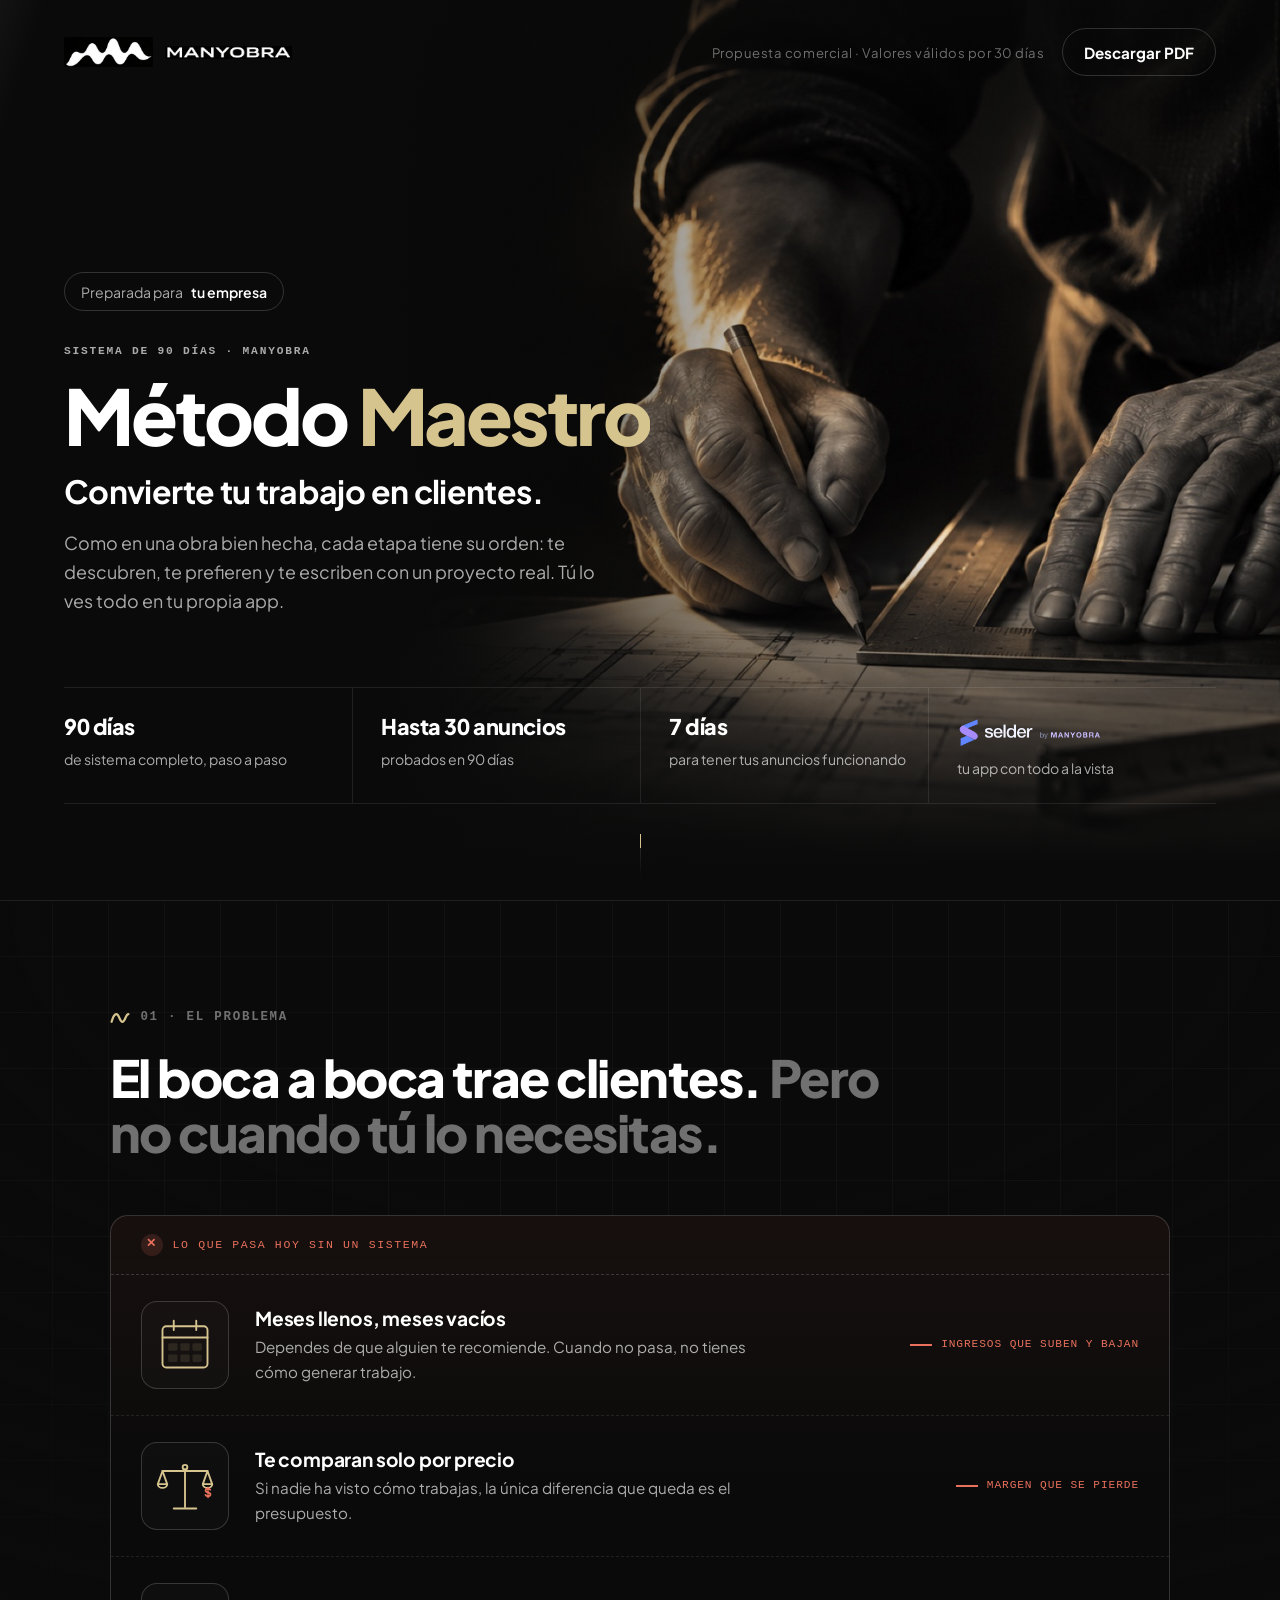
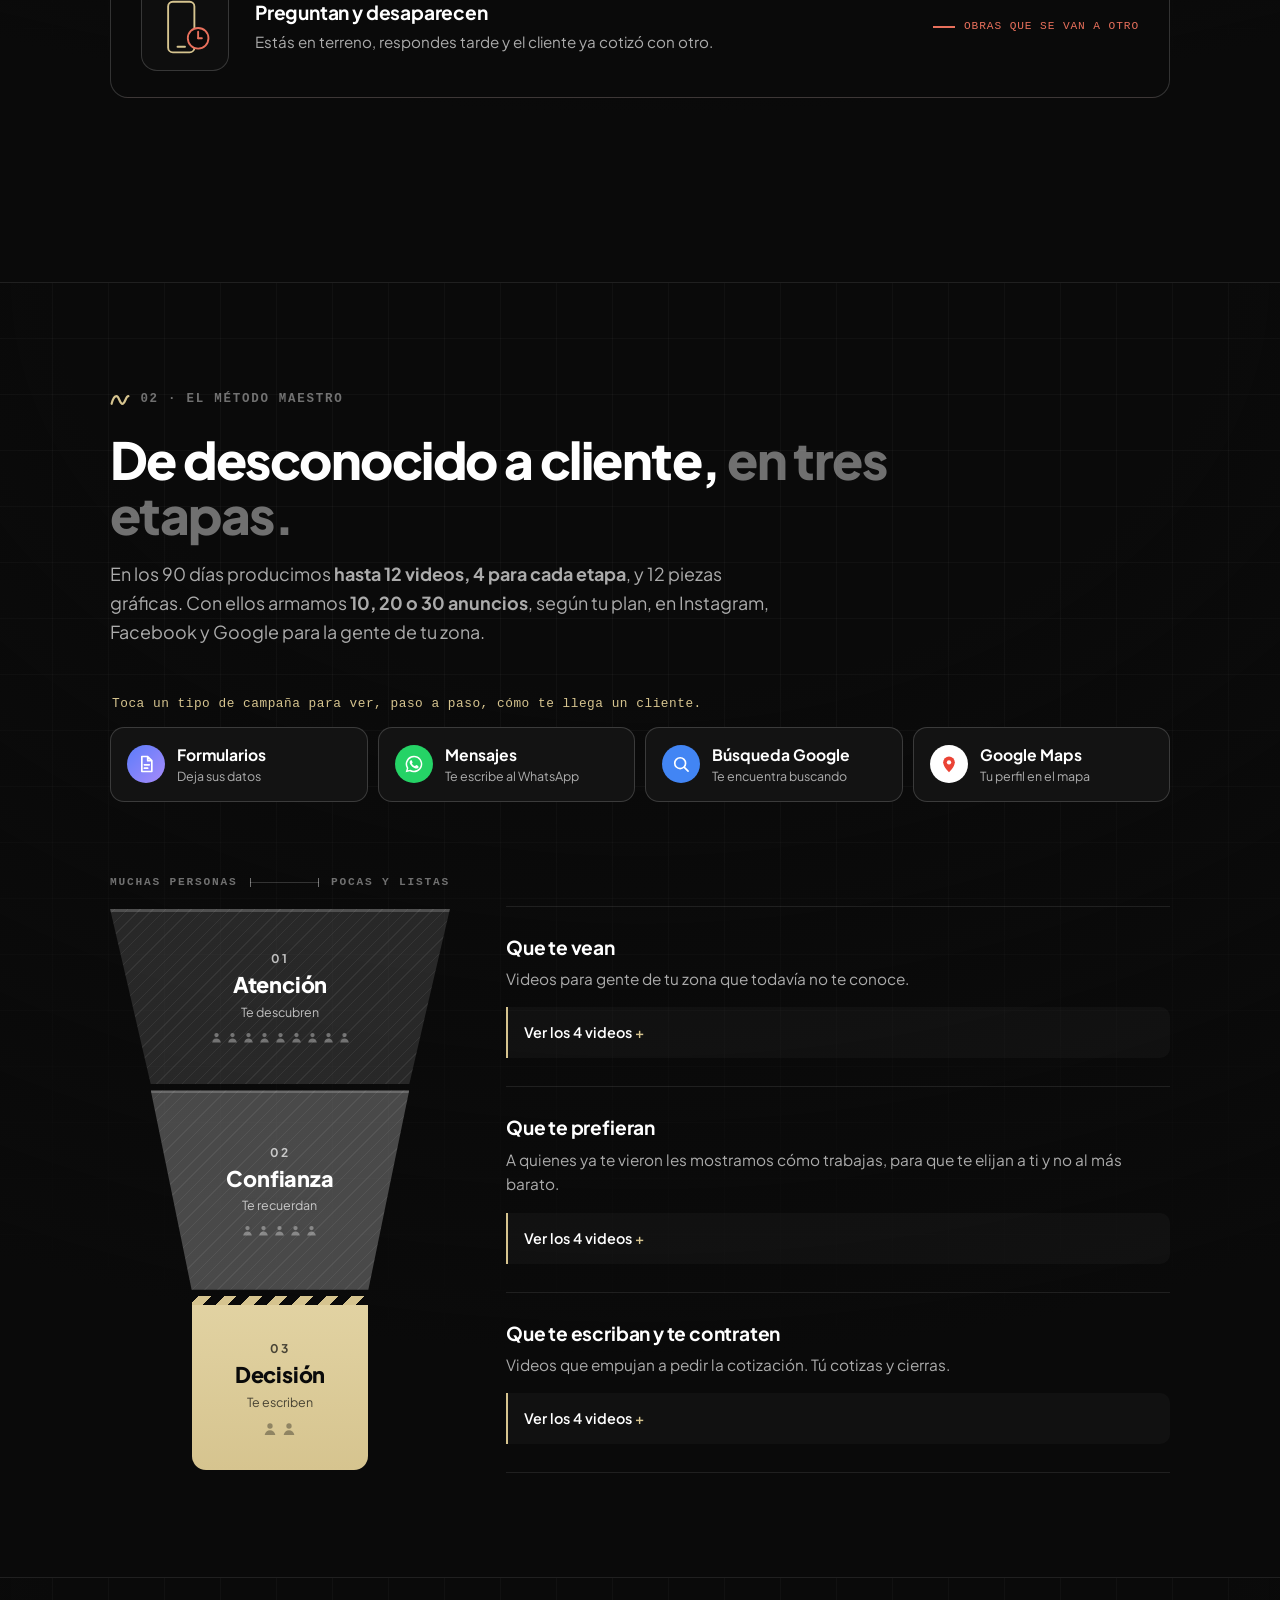
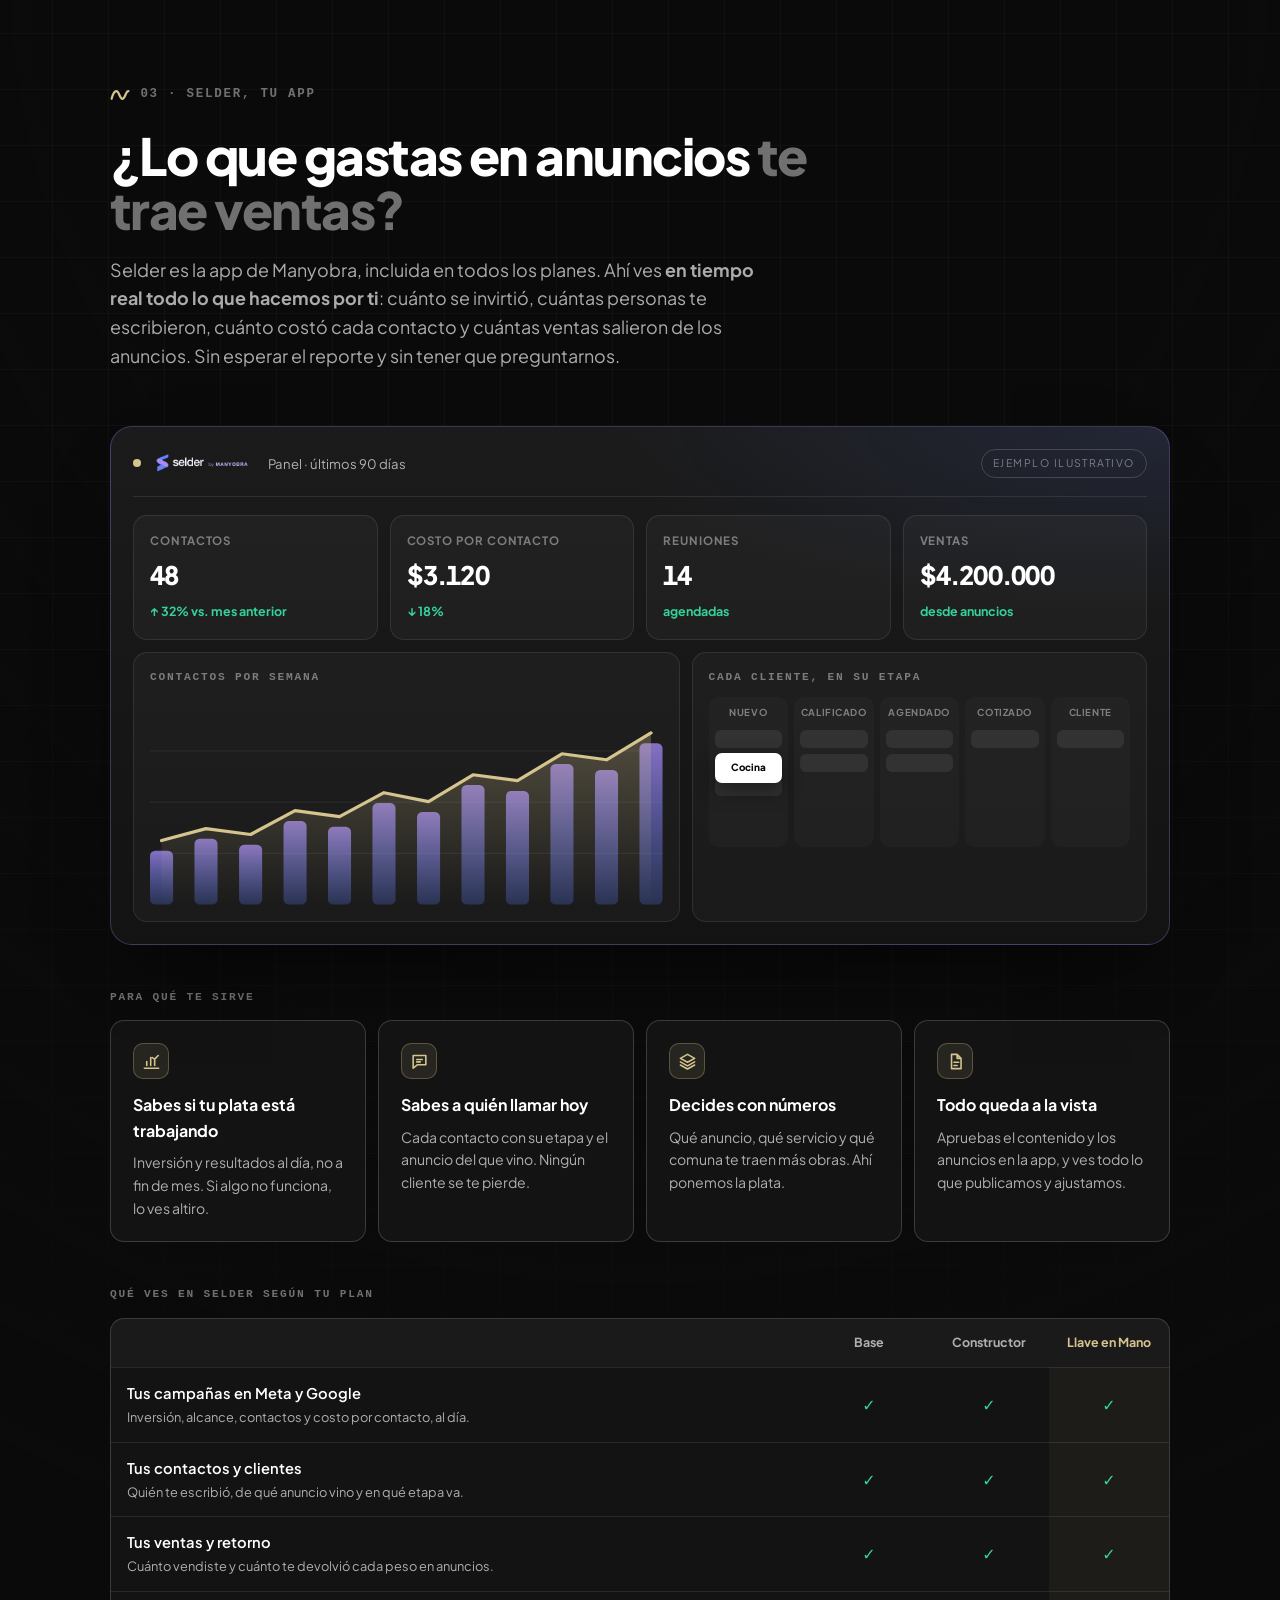
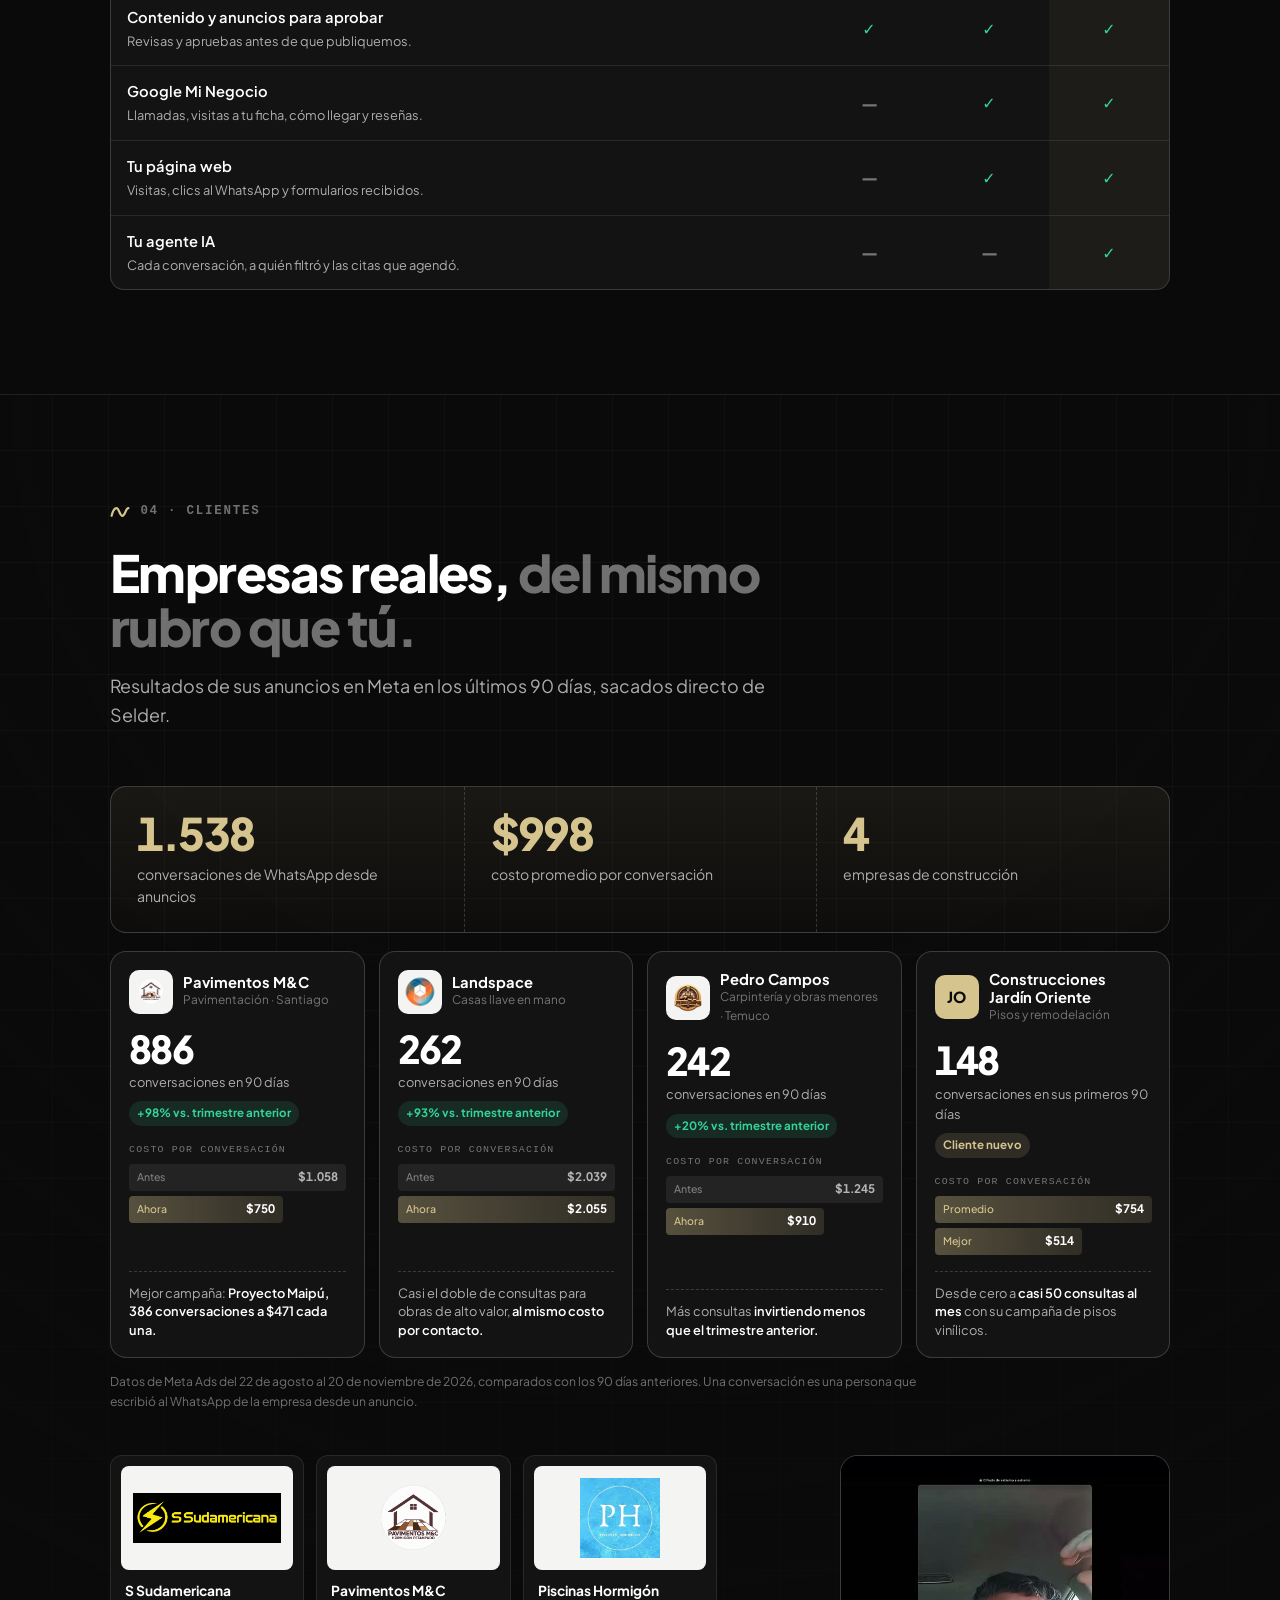
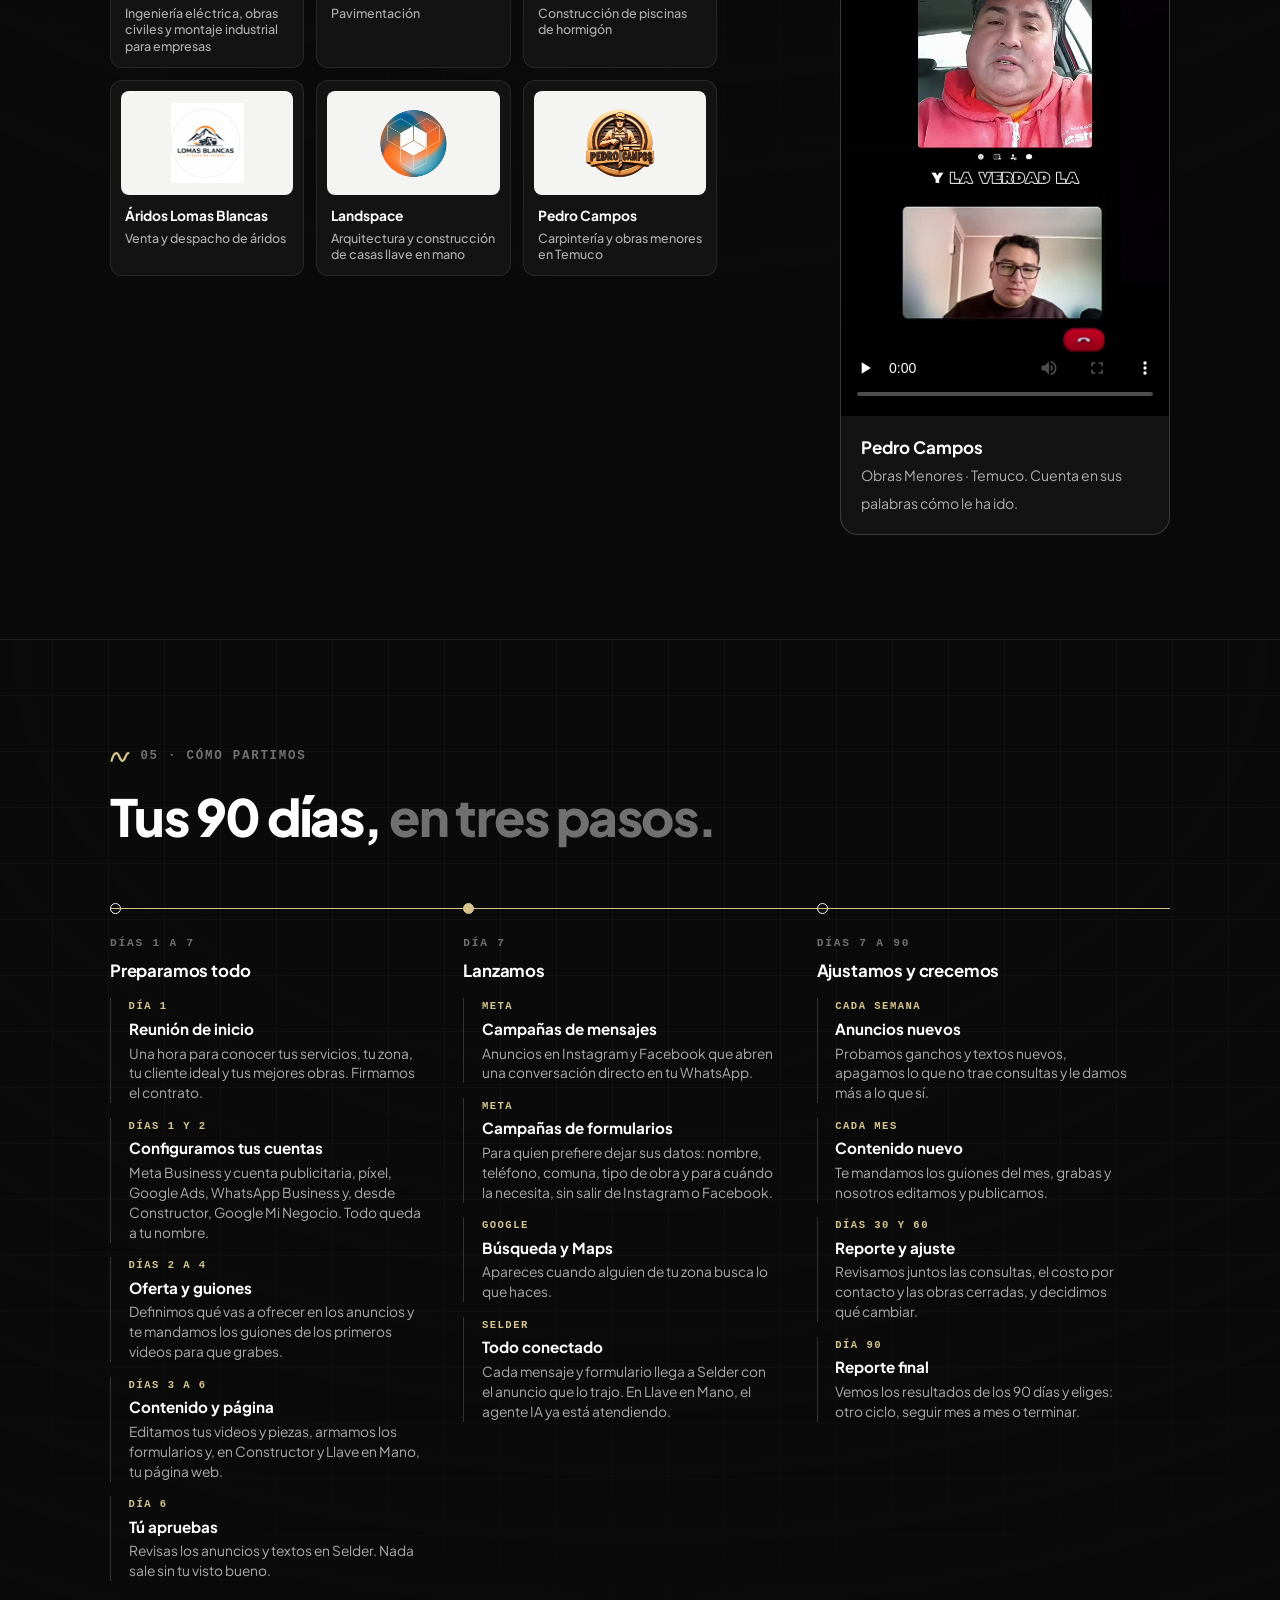
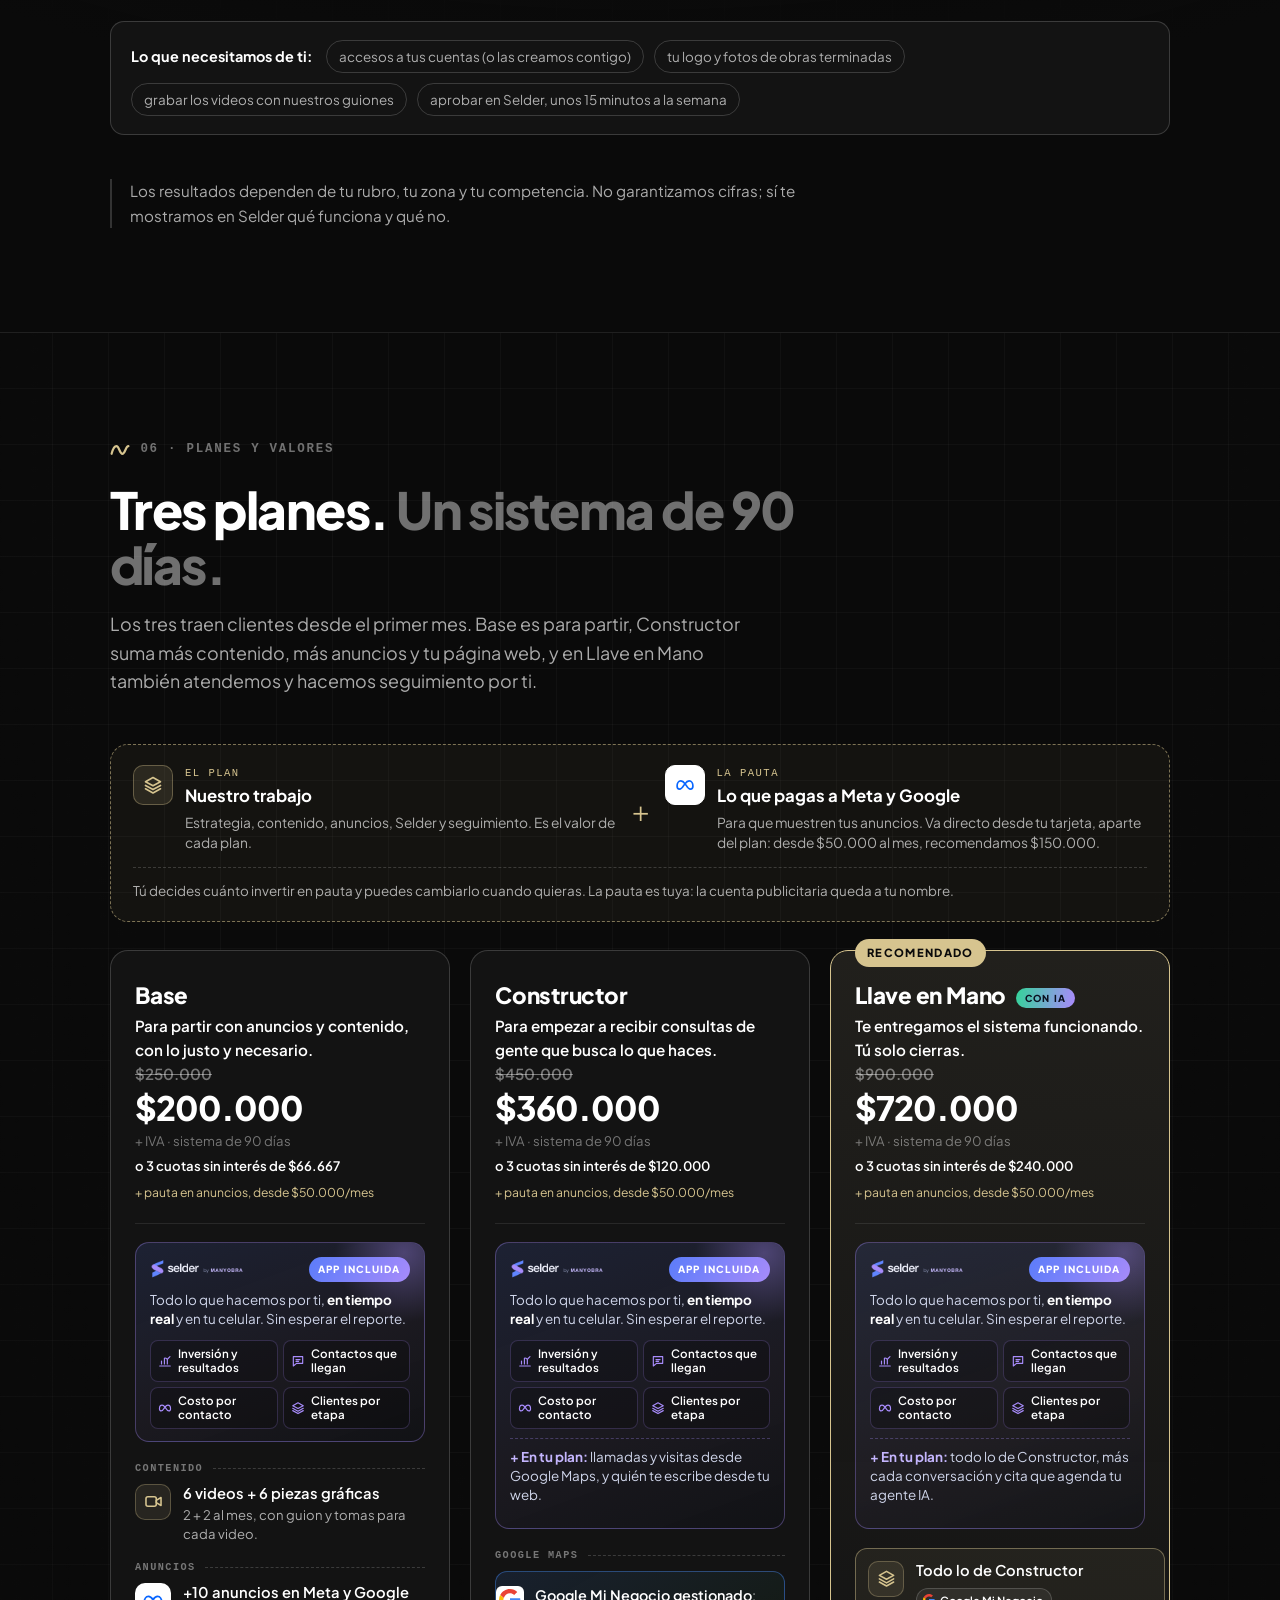
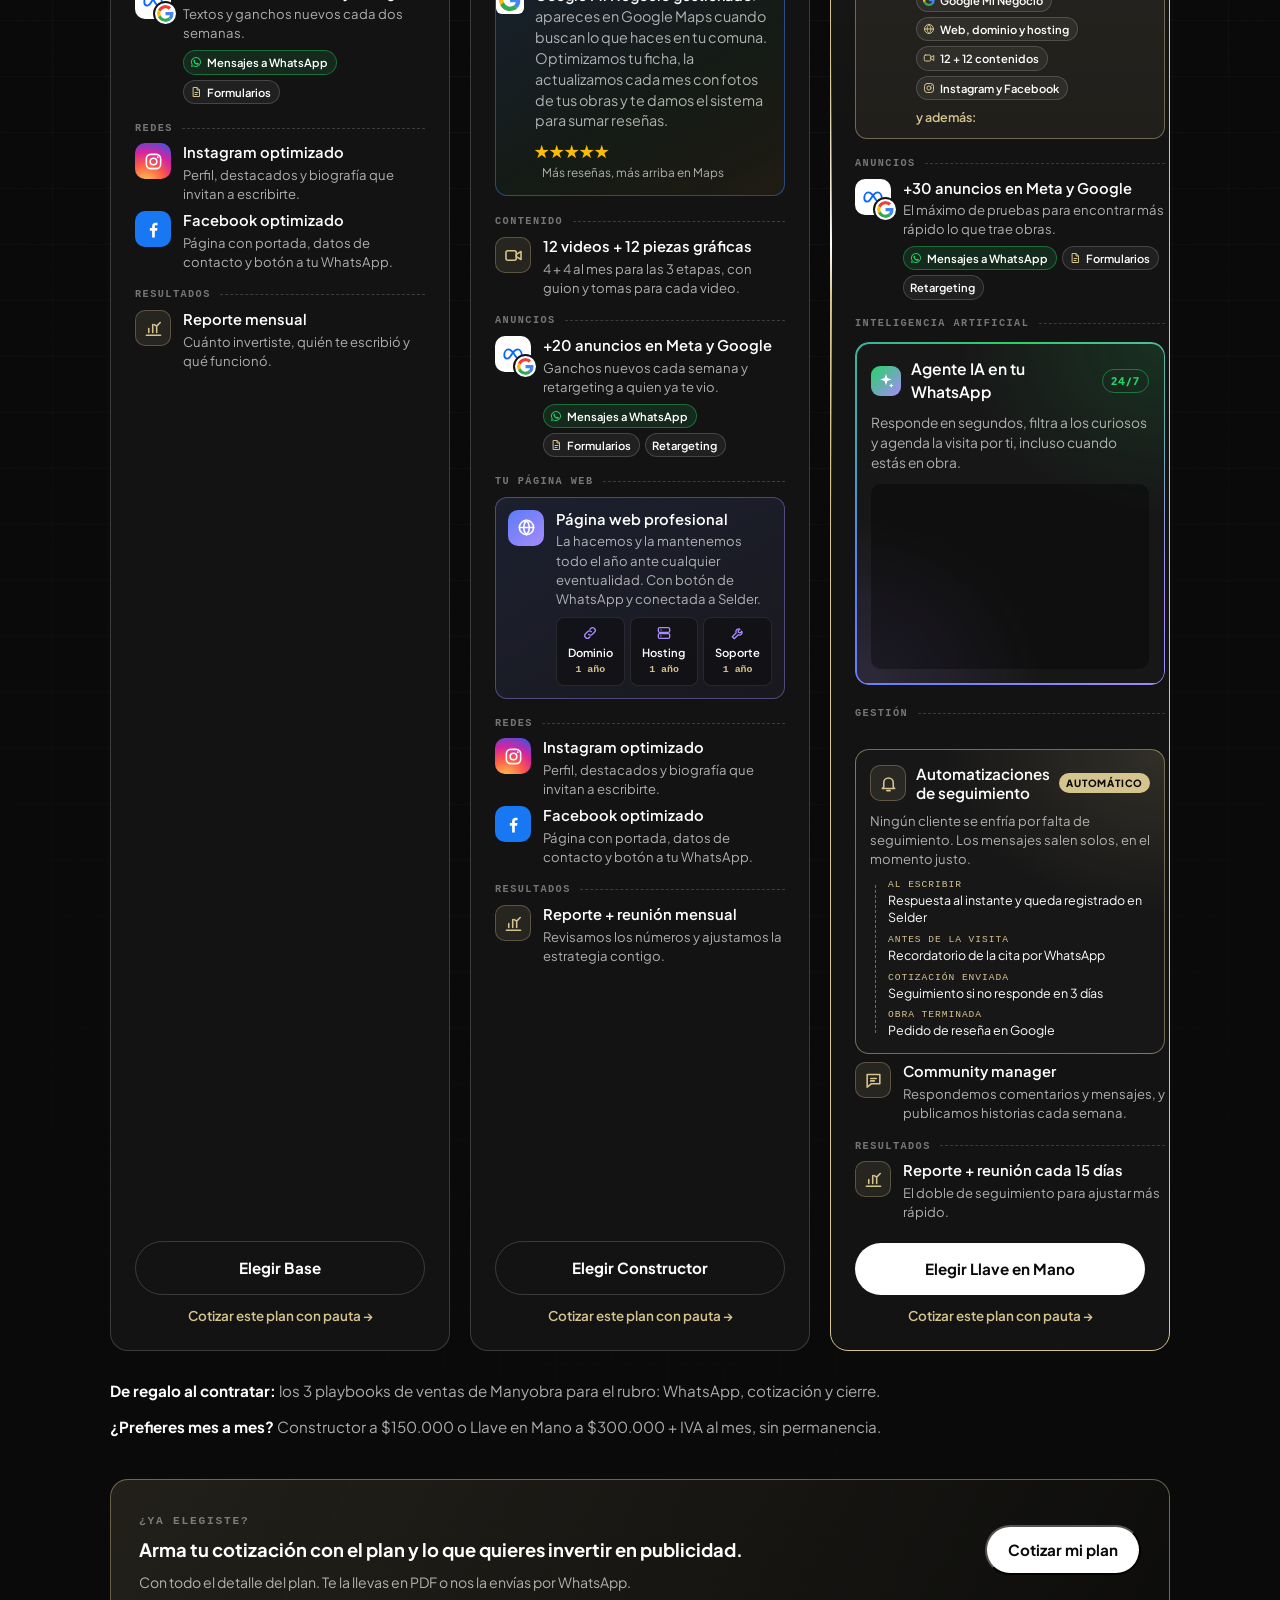
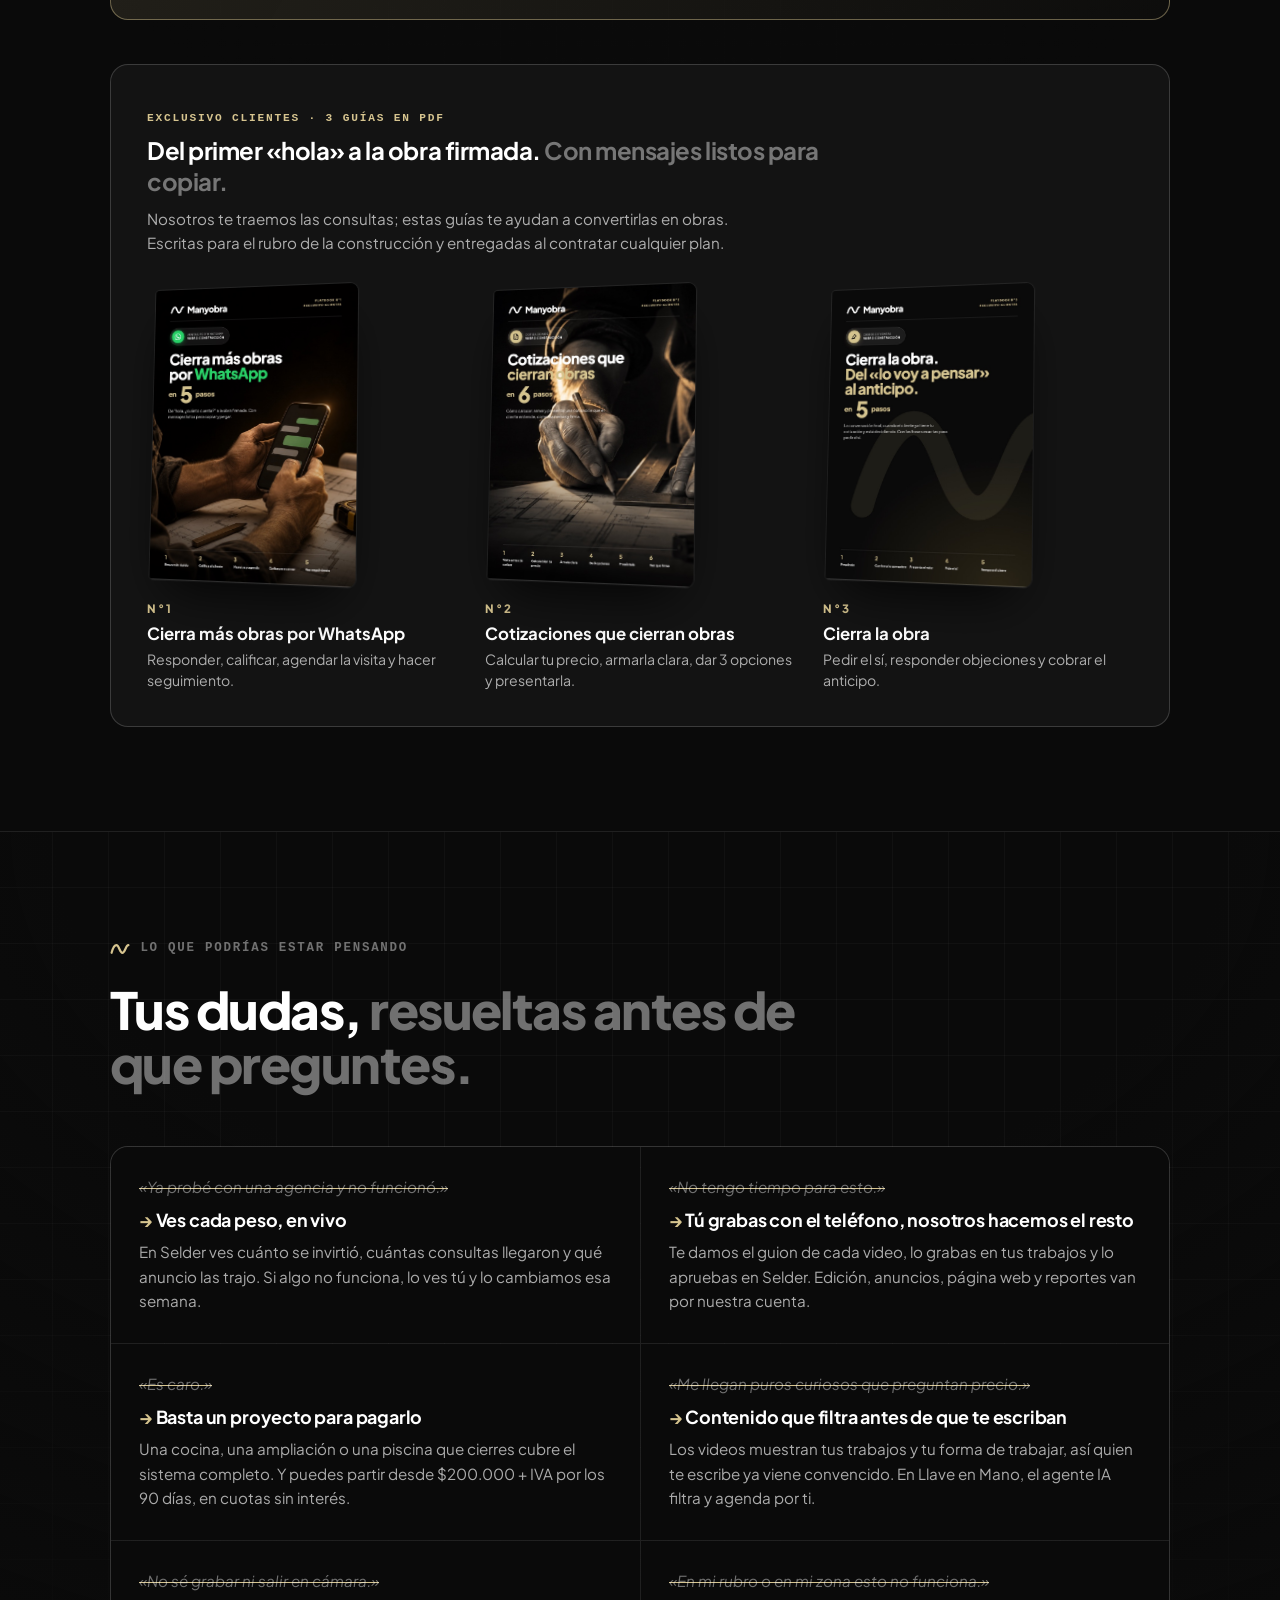
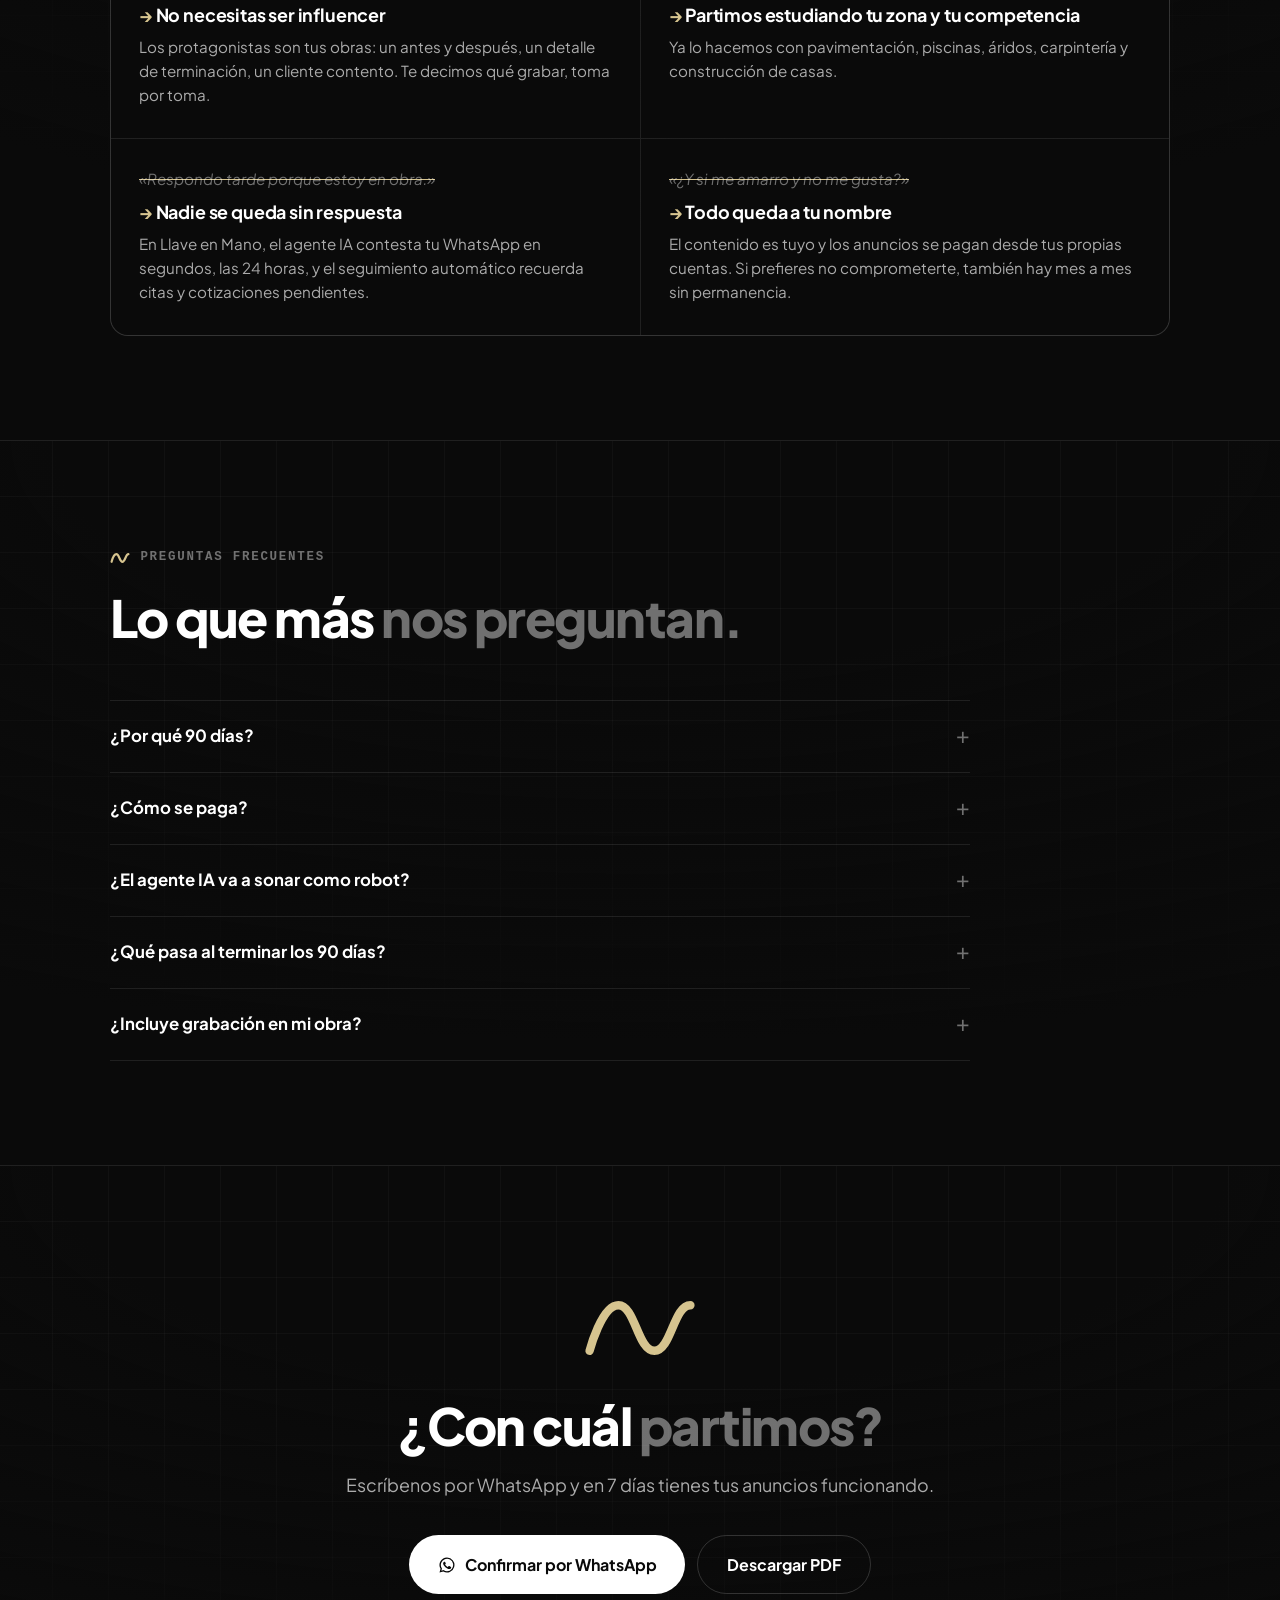
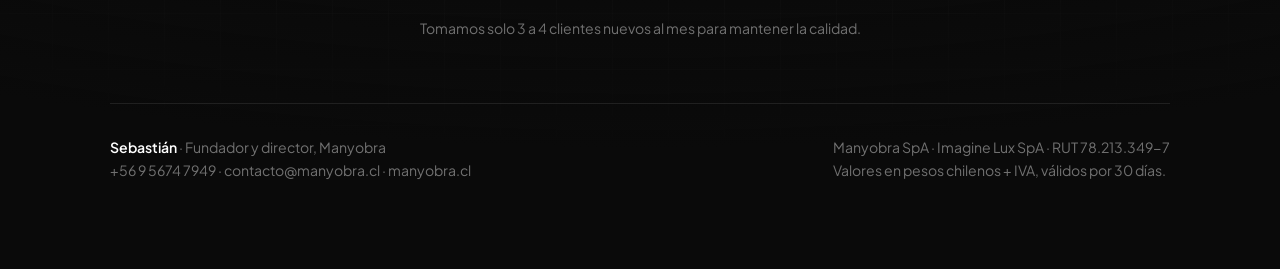
<file: ventas/index.html>
<!DOCTYPE html>
<html lang="es-CL">
<head>
  <meta charset="UTF-8" />
  <meta http-equiv="refresh" content="0; url=/planes/" />
  <link rel="canonical" href="https://manyobra.cl/planes/" />
  <meta name="robots" content="noindex, nofollow" />
  <title>Redirigiendo… | Manyobra</title>
  <script>location.replace('/planes/');</script>
</head>
<body>
  <p>La presentación se movió a <a href="/planes/">manyobra.cl/planes</a>.</p>
</body>
</html>
</file>
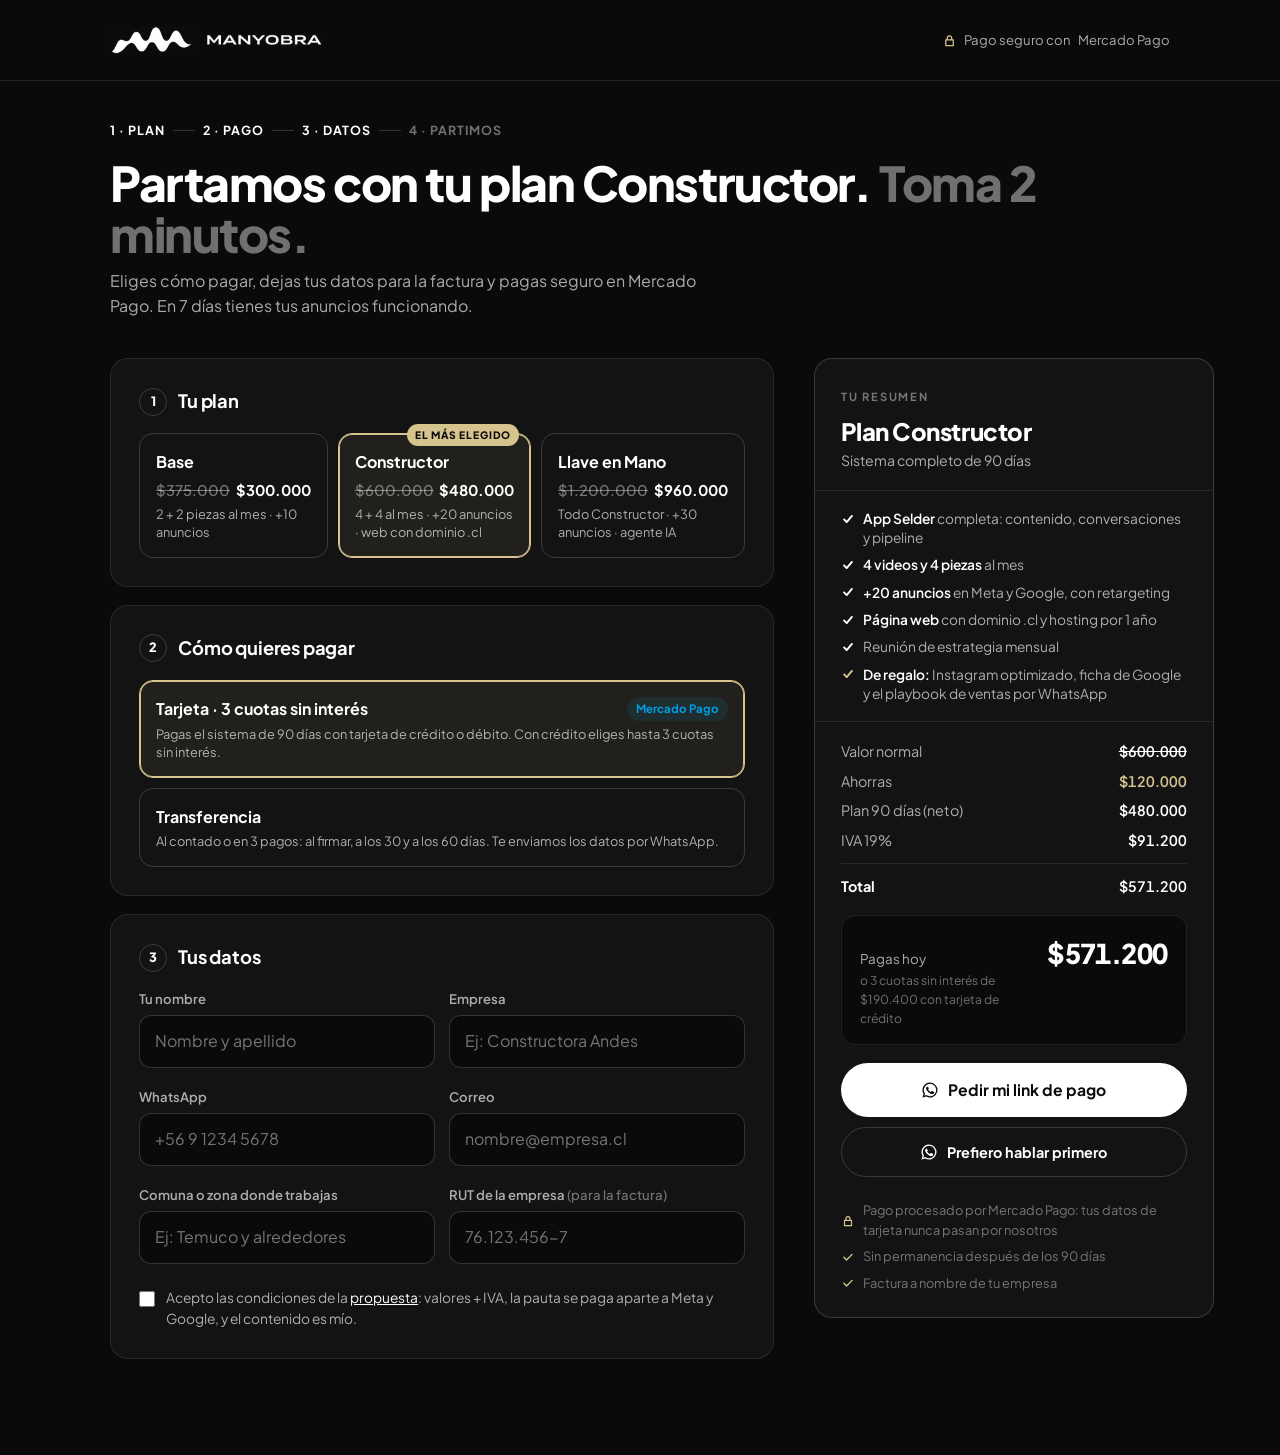
<file: planes/checkout/index.html>
<!DOCTYPE html>
<html lang="es-CL">
<head>
  <meta charset="UTF-8" />
  <meta name="viewport" content="width=device-width, initial-scale=1.0" />
  <script>
  !function(f,b,e,v,n,t,s)
  {if(f.fbq)return;n=f.fbq=function(){n.callMethod?
  n.callMethod.apply(n,arguments):n.queue.push(arguments)};
  if(!f._fbq)f._fbq=n;n.push=n;n.loaded=!0;n.version='2.0';
  n.queue=[];t=b.createElement(e);t.async=!0;
  t.src=v;s=b.getElementsByTagName(e)[0];
  s.parentNode.insertBefore(t,s)}(window, document,'script',
  'https://connect.facebook.net/en_US/fbevents.js');
  fbq('init', '956034103850677');
  fbq('track', 'PageView');
  </script>
  <noscript><img height="1" width="1" style="display:none"
  src="https://www.facebook.com/tr?id=956034103850677&ev=PageView&noscript=1" /></noscript>

  <meta name="robots" content="noindex, nofollow" />
  <title>Contratar plan · Manyobra</title>
  <meta name="description" content="Elige tu plan del Método Maestro, la forma de pago y paga seguro con Mercado Pago." />
  <link rel="icon" href="/favicon.svg" type="image/svg+xml" />
  <meta name="theme-color" content="#0A0A0A" />
  <link rel="preconnect" href="https://fonts.googleapis.com" />
  <link rel="preconnect" href="https://fonts.gstatic.com" crossorigin />
  <link href="https://fonts.googleapis.com/css2?family=Plus+Jakarta+Sans:wght@400;500;600;700;800&display=swap" rel="stylesheet" />

  <style>
    /* Misma paleta que la propuesta: blanco y negro, dorado arena solo de acento. */
    :root {
      --ink: #0A0A0A; --ink-2: #131313; --ink-3: #1B1B1B;
      --bone: #FFFFFF; --gold: #D6C48F;
      --muted: rgba(255,255,255,.66); --faint: rgba(255,255,255,.42);
      --line: rgba(255,255,255,.09); --line-2: rgba(255,255,255,.17);
      --mp: #009EE3;
      --radius: 18px;
    }
    *, *::before, *::after { box-sizing: border-box; margin: 0; padding: 0; }
    html { -webkit-text-size-adjust: 100%; }
    body { font-family: 'Plus Jakarta Sans', system-ui, sans-serif; background: var(--ink); color: var(--bone); font-size: 16px; line-height: 1.55; -webkit-font-smoothing: antialiased; }
    a { color: inherit; }
    .wrap { max-width: 1140px; margin: 0 auto; padding: 0 40px; }
    .label { font-size: .7rem; letter-spacing: .16em; text-transform: uppercase; font-weight: 700; color: var(--faint); }

    .topbar { padding: 26px 0; border-bottom: 1px solid var(--line); }
    .topbar .wrap { display: flex; align-items: center; justify-content: space-between; gap: 1rem; }
    .logo { display: flex; align-items: center; gap: 12px; text-decoration: none; }
    .logo img { display: block; width: auto; mix-blend-mode: screen; }
    .logo-simbolo { height: 28px; } .logo-texto { height: 12px; }
    .seguro { display: inline-flex; align-items: center; gap: .45rem; font-size: .82rem; color: var(--muted); }
    .seguro svg { width: 15px; height: 15px; color: var(--gold); }

    .pasos-top { display: flex; gap: 8px; list-style: none; margin: 40px 0 18px; font-size: .78rem; font-weight: 700; letter-spacing: .08em; text-transform: uppercase; color: var(--faint); flex-wrap: wrap; }
    .pasos-top li { display: flex; align-items: center; gap: 8px; }
    .pasos-top li + li::before { content: ''; width: 22px; height: 1px; background: var(--line-2); }
    .pasos-top li.on { color: var(--bone); }
    h1 { font-size: clamp(2rem, 4.4vw, 3rem); font-weight: 800; line-height: 1.05; letter-spacing: -.03em; margin-bottom: .6rem; }
    h1 .dim { color: var(--faint); }
    .intro { color: var(--muted); max-width: 620px; margin-bottom: 40px; }

    .grid { display: grid; grid-template-columns: 1fr 400px; gap: 40px; align-items: start; padding-bottom: 96px; }
    .bloque { border: 1px solid var(--line); border-radius: var(--radius); background: var(--ink-2); padding: 28px; }
    .bloque + .bloque { margin-top: 18px; }
    .bloque h2 { font-size: 1.15rem; font-weight: 700; letter-spacing: -.01em; display: flex; align-items: center; gap: .7rem; margin-bottom: 1.1rem; }
    .bloque h2 .n { width: 28px; height: 28px; border-radius: 50%; border: 1px solid var(--line-2); display: grid; place-items: center; font-size: .8rem; font-weight: 800; flex-shrink: 0; }

    /* Opciones (plan y forma de pago) */
    .opciones { display: grid; gap: 10px; }
    .opciones.tres { grid-template-columns: repeat(3, 1fr); }
    .op { position: relative; display: block; cursor: pointer; }
    .op input { position: absolute; opacity: 0; pointer-events: none; }
    .op .caja { display: flex; flex-direction: column; gap: .25rem; height: 100%; border: 1px solid var(--line-2); border-radius: 14px; padding: 16px 16px 15px; transition: border-color .2s, background .2s, transform .15s; }
    .op:hover .caja { border-color: rgba(255,255,255,.35); }
    .op input:checked + .caja { border-color: var(--gold); background: rgba(214,196,143,.07); box-shadow: 0 0 0 1px var(--gold) inset; }
    .op input:focus-visible + .caja { outline: 2px solid var(--gold); outline-offset: 2px; }
    .op input:disabled + .caja { opacity: .38; cursor: not-allowed; }
    .op b { font-size: 1rem; font-weight: 700; }
    .op .pr { font-size: .92rem; font-weight: 700; }
    .op .pr s { color: var(--faint); font-weight: 500; margin-right: .35rem; }
    .op small { font-size: .8rem; color: var(--muted); line-height: 1.4; }
    .op .tag { position: absolute; top: -9px; right: 12px; background: var(--gold); color: var(--ink); font-size: .64rem; font-weight: 800; letter-spacing: .08em; text-transform: uppercase; padding: 3px 8px; border-radius: 100px; }
    .op .fila { display: flex; align-items: center; justify-content: space-between; gap: 1rem; }
    .mp-chip { display: inline-flex; align-items: center; gap: .35rem; font-size: .72rem; font-weight: 700; color: var(--mp); background: rgba(0,158,227,.1); border-radius: 100px; padding: 3px 9px; white-space: nowrap; }
    .sub-op { display: flex; gap: 8px; margin-top: 12px; flex-wrap: wrap; }
    .sub-op[hidden] { display: none; }
    .sub-op label { cursor: pointer; }
    .sub-op input { position: absolute; opacity: 0; }
    .sub-op span { display: inline-block; font-size: .84rem; font-weight: 600; border: 1px solid var(--line-2); border-radius: 100px; padding: .4rem .9rem; transition: all .2s; }
    .sub-op input:checked + span { background: var(--bone); color: var(--ink); border-color: var(--bone); }
    .aviso-op { font-size: .82rem; color: var(--faint); margin-top: 10px; }

    /* Formulario */
    .campos { display: grid; grid-template-columns: 1fr 1fr; gap: 14px; }
    .campo { display: flex; flex-direction: column; gap: .35rem; }
    .campo.ancho { grid-column: 1 / -1; }
    .campo span { font-size: .82rem; font-weight: 600; color: var(--muted); }
    .campo em { font-style: normal; color: var(--faint); font-weight: 500; }
    .campo input { font: inherit; font-size: 1rem; color: var(--bone); background: var(--ink); border: 1px solid var(--line-2); border-radius: 12px; padding: .8rem .95rem; transition: border-color .2s; width: 100%; }
    .campo input:focus { outline: none; border-color: var(--gold); }
    .campo input.mal { border-color: #E5806B; }
    .campo .err { font-size: .76rem; color: #E5806B; min-height: 0; }
    .acepto { display: flex; gap: .7rem; align-items: flex-start; margin-top: 18px; font-size: .86rem; color: var(--muted); cursor: pointer; }
    .acepto input { margin-top: .25rem; accent-color: var(--gold); width: 16px; height: 16px; flex-shrink: 0; }
    .acepto a { color: var(--bone); }

    /* Resumen */
    .resumen { position: sticky; top: 24px; border: 1px solid var(--line-2); border-radius: var(--radius); background: var(--ink-2); overflow: hidden; }
    .res-head { padding: 24px 26px 18px; border-bottom: 1px solid var(--line); }
    .res-head h3 { font-size: 1.5rem; font-weight: 800; letter-spacing: -.02em; margin-top: .3rem; }
    .res-head p { font-size: .88rem; color: var(--muted); }
    .res-incluye { list-style: none; padding: 18px 26px; display: grid; gap: .5rem; border-bottom: 1px solid var(--line); }
    .res-incluye li { font-size: .86rem; color: var(--muted); padding-left: 1.4rem; position: relative; line-height: 1.4; }
    .res-incluye li::before { content: ''; position: absolute; left: 0; top: .2em; width: 14px; height: 14px; border-radius: 50%; background: var(--bone); -webkit-mask: url("data:image/svg+xml,%3Csvg xmlns='http://www.w3.org/2000/svg' viewBox='0 0 16 16'%3E%3Cpath d='M3.5 8.5l3 3 6-7' fill='none' stroke='black' stroke-width='2.2' stroke-linecap='round' stroke-linejoin='round'/%3E%3C/svg%3E") center/contain no-repeat; mask: url("data:image/svg+xml,%3Csvg xmlns='http://www.w3.org/2000/svg' viewBox='0 0 16 16'%3E%3Cpath d='M3.5 8.5l3 3 6-7' fill='none' stroke='black' stroke-width='2.2' stroke-linecap='round' stroke-linejoin='round'/%3E%3C/svg%3E") center/contain no-repeat; }
    .res-incluye li b { color: var(--bone); font-weight: 600; }
    .res-incluye li.regalo::before { background: var(--gold); }
    .cuentas { padding: 18px 26px; display: grid; gap: .45rem; font-size: .9rem; }
    .cuentas div { display: flex; justify-content: space-between; gap: 1rem; color: var(--muted); }
    .cuentas div b { color: var(--bone); font-weight: 600; font-variant-numeric: tabular-nums; }
    .cuentas .ahorro b { color: var(--gold); }
    .cuentas .total { border-top: 1px solid var(--line); padding-top: .7rem; margin-top: .3rem; color: var(--bone); font-weight: 700; }
    .hoy { margin: 0 26px; padding: 16px 18px; border-radius: 14px; background: var(--ink); border: 1px solid var(--line); display: flex; justify-content: space-between; align-items: baseline; gap: 1rem; }
    .hoy span { font-size: .84rem; color: var(--muted); }
    .hoy b { font-size: 1.7rem; font-weight: 800; letter-spacing: -.02em; font-variant-numeric: tabular-nums; white-space: nowrap; }
    .hoy small { display: block; font-size: .76rem; color: var(--faint); }
    .pagar { padding: 18px 26px 24px; display: grid; gap: 10px; }
    .btn { display: inline-flex; align-items: center; justify-content: center; gap: .55rem; text-decoration: none; font: inherit; font-weight: 700; font-size: .98rem; border-radius: 100px; padding: .95rem 1.3rem; border: 0; cursor: pointer; transition: transform .15s, background .2s, color .2s, border-color .2s, opacity .2s; }
    .btn:hover { transform: translateY(-1px); }
    .btn svg { width: 18px; height: 18px; flex-shrink: 0; }
    .btn-mp { background: var(--bone); color: var(--ink); }
    .btn-mp:hover { background: var(--gold); }
    .btn-line { background: transparent; border: 1px solid var(--line-2); color: var(--bone); font-size: .9rem; padding: .8rem 1.2rem; }
    .btn-line:hover { border-color: var(--bone); }
    .btn[aria-disabled="true"] { opacity: .45; }
    .confianza { list-style: none; display: grid; gap: .4rem; padding: 0 26px 24px; font-size: .8rem; color: var(--faint); }
    .confianza li { display: flex; gap: .5rem; align-items: center; }
    .confianza svg { width: 14px; height: 14px; color: var(--gold); flex-shrink: 0; }

    /* Paso 4: formulario de tarjeta de Mercado Pago */
    #bloqueTarjeta { scroll-margin-top: 20px; border-color: var(--line-2); }
    #bloqueTarjeta.in { animation: sube .45s cubic-bezier(.2,.7,.2,1); }
    .tarjeta-nota { font-size: .86rem; color: var(--muted); margin: -.4rem 0 1rem; }
    #cardBrick { min-height: 120px; }
    .cargando { display: flex; align-items: center; gap: .7rem; font-size: .88rem; color: var(--muted); padding: 1rem 0; }
    .cargando::before { content: ''; width: 18px; height: 18px; border-radius: 50%; border: 2px solid var(--line-2); border-top-color: var(--gold); animation: gira .8s linear infinite; }
    @keyframes gira { to { transform: rotate(360deg); } }
    .tarjeta-error { margin-top: 12px; padding: 12px 14px; border-radius: 12px; background: rgba(229,128,107,.1); border: 1px solid rgba(229,128,107,.35); color: #F2B0A2; font-size: .88rem; }
    .tarjeta-error a { color: var(--bone); }
    .tarjeta-error[hidden], .cargando[hidden] { display: none; }

    /* Barra fija en celular */
    .barra { display: none; }

    /* Estado final: despues de abrir Mercado Pago */
    .listo { display: none; max-width: 640px; margin: 64px auto 96px; text-align: center; }
    body.pagando .flujo { display: none; }
    body.pagando .listo { display: block; animation: sube .5s cubic-bezier(.2,.7,.2,1); }
    .listo .ok { width: 64px; height: 64px; border-radius: 50%; border: 1px solid var(--gold); display: grid; place-items: center; margin: 0 auto 24px; color: var(--gold); }
    .listo .ok svg { width: 28px; height: 28px; }
    .listo h2 { font-size: clamp(1.8rem, 4vw, 2.5rem); font-weight: 800; letter-spacing: -.03em; line-height: 1.08; margin-bottom: .8rem; }
    .listo > p { color: var(--muted); margin-bottom: 28px; }
    .listo ol { list-style: none; text-align: left; border: 1px solid var(--line); border-radius: var(--radius); background: var(--ink-2); margin-bottom: 28px; counter-reset: p; }
    .listo ol li { counter-increment: p; display: grid; grid-template-columns: 34px 1fr; gap: 12px; padding: 16px 20px; font-size: .92rem; color: var(--muted); }
    .listo ol li + li { border-top: 1px solid var(--line); }
    .listo ol li::before { content: counter(p, decimal-leading-zero); font-weight: 800; color: var(--gold); font-size: .85rem; padding-top: .1rem; }
    .listo ol li b { color: var(--bone); }
    .listo .acciones { display: flex; gap: 10px; justify-content: center; flex-wrap: wrap; }
    @keyframes sube { from { opacity: 0; transform: translateY(14px); } to { opacity: 1; transform: none; } }

    .monto { display: inline-block; }
    .monto.salta { animation: salta .35s cubic-bezier(.2,.7,.2,1); }
    @keyframes salta { 0% { opacity: .2; transform: translateY(6px); } 100% { opacity: 1; transform: none; } }
    @media (prefers-reduced-motion: reduce) { *, *::before, *::after { animation: none !important; transition: none !important; } }

    @media (max-width: 980px) {
      .grid { grid-template-columns: 1fr; gap: 24px; }
      .resumen { position: static; }
    }
    @media (max-width: 720px) {
      .wrap { padding: 0 16px; }
      .seguro span { display: none; }
      .logo-simbolo { height: 22px; } .logo-texto { height: 10px; }
      .pasos-top { margin-top: 28px; }
      .opciones.tres { grid-template-columns: 1fr; }
      .campos { grid-template-columns: 1fr; }
      .bloque { padding: 22px 18px; }
      .res-head, .res-incluye, .cuentas, .pagar { padding-left: 18px; padding-right: 18px; }
      .hoy { margin: 0 18px; }
      .confianza { padding: 0 18px 22px; }
      .grid { padding-bottom: 120px; }
      .barra { display: flex; position: fixed; left: 0; right: 0; bottom: 0; z-index: 20; align-items: center; justify-content: space-between; gap: 12px; padding: 12px 16px calc(12px + env(safe-area-inset-bottom)); background: rgba(10,10,10,.94); backdrop-filter: blur(10px); -webkit-backdrop-filter: blur(10px); border-top: 1px solid var(--line-2); transform: translateY(0); transition: transform .3s; }
      .barra.oculta { transform: translateY(110%); }
      .barra div { font-size: .76rem; color: var(--muted); line-height: 1.25; }
      .barra div b { display: block; font-size: 1.15rem; color: var(--bone); font-weight: 800; }
      .barra .btn { padding: .8rem 1.1rem; font-size: .9rem; }
      body.pagando .barra { display: none; }
    }
  </style>
  <script async src="https://www.googletagmanager.com/gtag/js?id=G-G9JF1L3ZJD"></script>
  <script>
    window.dataLayer = window.dataLayer || [];
    function gtag(){dataLayer.push(arguments);}
    gtag('js', new Date());
    gtag('config', 'G-G9JF1L3ZJD');
  </script>
</head>
<body>
<svg width="0" height="0" style="position:absolute" aria-hidden="true">
  <symbol id="candado" viewBox="0 0 24 24"><path fill="none" stroke="currentColor" stroke-width="2" stroke-linecap="round" stroke-linejoin="round" d="M6 11h12v9H6zM8.5 11V8a3.5 3.5 0 0 1 7 0v3"/></symbol>
  <symbol id="check" viewBox="0 0 24 24"><path fill="none" stroke="currentColor" stroke-width="2.4" stroke-linecap="round" stroke-linejoin="round" d="M5 12.5l4.5 4.5L19 7.5"/></symbol>
  <symbol id="wa" viewBox="0 0 24 24"><path fill="currentColor" d="M12 2a10 10 0 0 0-8.6 15.1L2 22l5-1.3A10 10 0 1 0 12 2Zm0 18.2a8.2 8.2 0 0 1-4.2-1.2l-.3-.2-3 .8.8-2.9-.2-.3A8.2 8.2 0 1 1 12 20.2Zm4.5-6.1c-.2-.1-1.5-.7-1.7-.8s-.4-.1-.6.1-.7.8-.8 1-.3.2-.5.1a6.7 6.7 0 0 1-3.3-2.9c-.3-.4.2-.4.7-1.4.1-.2 0-.3 0-.4l-.8-1.8c-.2-.5-.4-.4-.6-.4h-.5a1 1 0 0 0-.7.3 3 3 0 0 0-.9 2.2 5.2 5.2 0 0 0 1.1 2.7 11.8 11.8 0 0 0 4.5 4c1.7.7 2.3.8 3.2.6a2.7 2.7 0 0 0 1.8-1.2 2.2 2.2 0 0 0 .1-1.3c0-.1-.2-.2-.5-.3Z"/></symbol>
</svg>

<header class="topbar">
  <div class="wrap">
    <a class="logo" href="/planes/" aria-label="Volver a la propuesta de Manyobra"><img class="logo-simbolo" src="/assets/marca/manyobra-onda-simbolo.jpg" alt="" width="524" height="176" /><img class="logo-texto" src="/assets/marca/manyobra-onda-texto.jpg" alt="Manyobra" width="684" height="70" /></a>
    <span class="seguro"><svg><use href="#candado"/></svg><span>Pago seguro con</span> Mercado Pago</span>
  </div>
</header>

<main class="wrap">
  <div class="flujo">
    <ol class="pasos-top" aria-label="Pasos">
      <li class="on">1 · Plan</li><li class="on">2 · Pago</li><li class="on">3 · Datos</li><li>4 · Partimos</li>
    </ol>
    <h1>Partamos con tu <span id="tituloPlan">plan</span>. <span class="dim">Toma 2 minutos.</span></h1>
    <p class="intro">Eliges cómo pagar, dejas tus datos para la factura y pagas seguro en Mercado Pago. En 7 días tienes tus anuncios funcionando.</p>

    <div class="grid">
      <form id="checkout" novalidate>
        <section class="bloque">
          <h2><span class="n">1</span>Tu plan</h2>
          <div class="opciones tres" role="radiogroup" aria-label="Plan">
            <label class="op"><input type="radio" name="plan" value="base" /><span class="caja"><b>Base</b><span class="pr"><s>$375.000</s>$300.000</span><small>2 + 2 piezas al mes · +10 anuncios</small></span></label>
            <label class="op"><input type="radio" name="plan" value="constructor" checked /><span class="caja"><span class="tag">El más elegido</span><b>Constructor</b><span class="pr"><s>$600.000</s>$480.000</span><small>4 + 4 al mes · +20 anuncios · web con dominio .cl</small></span></label>
            <label class="op"><input type="radio" name="plan" value="llave" /><span class="caja"><b>Llave en Mano</b><span class="pr"><s>$1.200.000</s>$960.000</span><small>Todo Constructor · +30 anuncios · agente IA</small></span></label>
          </div>
        </section>

        <section class="bloque">
          <h2><span class="n">2</span>Cómo quieres pagar</h2>
          <div class="opciones">
            <label class="op"><input type="radio" name="pago" value="tarjeta" checked /><span class="caja">
              <span class="fila"><b>Tarjeta · 3 cuotas sin interés</b><span class="mp-chip">Mercado Pago</span></span>
              <small>Pagas el sistema de 90 días con tarjeta de crédito o débito. Con crédito eliges hasta 3 cuotas sin interés.</small></span></label>
            <label class="op"><input type="radio" name="pago" value="transferencia" /><span class="caja">
              <span class="fila"><b>Transferencia</b></span>
              <small>Al contado o en 3 pagos: al firmar, a los 30 y a los 60 días. Te enviamos los datos por WhatsApp.</small></span></label>
          </div>
          <div class="sub-op" id="subTransfer" hidden role="radiogroup" aria-label="Pagos por transferencia">
            <label><input type="radio" name="cuotasTr" value="3" checked /><span>En 3 pagos</span></label>
            <label><input type="radio" name="cuotasTr" value="1" /><span>Al contado</span></label>
          </div>
        </section>

        <section class="bloque">
          <h2><span class="n">3</span>Tus datos</h2>
          <div class="campos">
            <label class="campo"><span>Tu nombre</span><input name="nombre" required autocomplete="name" placeholder="Nombre y apellido" /><small class="err"></small></label>
            <label class="campo"><span>Empresa</span><input name="empresa" required autocomplete="organization" placeholder="Ej: Constructora Andes" /><small class="err"></small></label>
            <label class="campo"><span>WhatsApp</span><input name="telefono" type="tel" required autocomplete="tel" placeholder="+56 9 1234 5678" /><small class="err"></small></label>
            <label class="campo"><span>Correo</span><input name="email" type="email" required autocomplete="email" placeholder="nombre@empresa.cl" /><small class="err"></small></label>
            <label class="campo"><span>Comuna o zona donde trabajas</span><input name="zona" required placeholder="Ej: Temuco y alrededores" /><small class="err"></small></label>
            <label class="campo"><span>RUT de la empresa <em>(para la factura)</em></span><input name="rut" placeholder="76.123.456-7" /><small class="err"></small></label>
          </div>
          <label class="acepto"><input type="checkbox" name="acepto" required /><span>Acepto las condiciones de la <a href="/planes/#preguntas" target="_blank" rel="noopener">propuesta</a>: valores + IVA, la pauta se paga aparte a Meta y Google, y el contenido es mío.</span></label>
          <small class="err" id="errAcepto" style="color:#E5806B;font-size:.76rem"></small>
        </section>

        <section class="bloque" id="bloqueTarjeta" hidden>
          <h2><span class="n">4</span>Paga con tu tarjeta</h2>
          <p class="tarjeta-nota">Crédito o débito. Con crédito eliges hasta 3 cuotas sin interés. El formulario es de Mercado Pago: tus datos de tarjeta no pasan por nosotros.</p>
          <div class="cargando" id="cargando">Cargando el pago seguro…</div>
          <div id="cardBrick"></div>
          <p class="tarjeta-error" id="errTarjeta" role="alert" hidden></p>
        </section>
      </form>

      <aside class="resumen" aria-live="polite">
        <div class="res-head">
          <span class="label">Tu resumen</span>
          <h3 id="resNombre">Plan Constructor</h3>
          <p id="resModo">Sistema de 90 días</p>
        </div>
        <ul class="res-incluye" id="resIncluye"></ul>
        <div class="cuentas">
          <div id="filaAntes"><span>Valor normal</span><b><s id="resAntes"></s></b></div>
          <div class="ahorro" id="filaAhorro"><span>Ahorras</span><b id="resAhorro"></b></div>
          <div><span id="resNetoTxt">Plan (neto)</span><b id="resNeto"></b></div>
          <div><span>IVA 19%</span><b id="resIva"></b></div>
          <div class="total"><span id="resTotalTxt">Total</span><b id="resTotal"></b></div>
        </div>
        <div class="hoy"><div><span id="hoyTxt">Pagas hoy</span><small id="hoySub"></small></div><b class="monto" id="resHoy"></b></div>
        <div class="pagar">
          <a class="btn btn-mp" id="btnPagar" href="#"><svg><use href="#candado"/></svg><span id="btnPagarTxt">Pagar con Mercado Pago</span></a>
          <a class="btn btn-line" id="btnHablar" href="https://wa.me/56956747949" target="_blank" rel="noopener"><svg><use href="#wa"/></svg>Prefiero hablar primero</a>
        </div>
        <ul class="confianza">
          <li><svg><use href="#candado"/></svg>Pago procesado por Mercado Pago: tus datos de tarjeta nunca pasan por nosotros</li>
          <li><svg><use href="#check"/></svg>Sin permanencia después de los 90 días</li>
          <li><svg><use href="#check"/></svg>Factura a nombre de tu empresa</li>
        </ul>
      </aside>
    </div>
  </div>

  <section class="listo" aria-live="polite">
    <div class="ok"><svg><use href="#check"/></svg></div>
    <h2 id="listoTitulo">¡Bienvenido al Método Maestro!</h2>
    <p id="listoTexto">Tu pago fue aprobado. Te escribimos hoy para partir.</p>
    <ol>
      <li><span><b>Hoy:</b> te escribimos para agendar la reunión de inicio y te enviamos la factura.</span></li>
      <li><span><b>Días 1 a 3:</b> te damos acceso a Selder, tu app, y revisamos tu marca y tu competencia.</span></li>
      <li><span><b>Día 7:</b> tus primeros anuncios funcionando en Meta y Google.</span></li>
      <li><span><b>Semana 2:</b> apruebas tus primeros videos desde el celular.</span></li>
    </ol>
    <div class="acciones">
      <a class="btn btn-mp" id="btnAvisar" href="https://wa.me/56956747949" target="_blank" rel="noopener"><svg><use href="#wa"/></svg>Escribirnos por WhatsApp</a>
      <a class="btn btn-line" href="/planes/playbook-whatsapp-construccion.pdf" target="_blank" rel="noopener">Descargar tu playbook de regalo</a>
    </div>
    <p style="margin-top:22px;font-size:.84rem;color:var(--faint)" id="listoRef"></p>
  </section>
</main>

<div class="barra" id="barra">
  <div><span id="barraTxt">Pagas hoy</span><b id="barraHoy"></b></div>
  <a class="btn btn-mp" href="#" id="barraBtn">Continuar</a>
</div>

<script>
  // ===== Mercado Pago (API, Checkout Bricks) =====
  // Clave PUBLICA de Mercado Pago Developers > Tus integraciones > Credenciales.
  // Es publica, puede ir aqui. El Access Token (secreto) va solo en el servidor,
  // en manyobra-privado/mercadopago.php (ver planes/api/_comun.php).
  // Mientras este vacia, el pago con tarjeta se pide por WhatsApp.
  // Para probar: clave publica de PRUEBA aqui + Access Token de PRUEBA en el servidor.
  var MP_PUBLIC_KEY = '';
  var API_PAGAR = '/planes/api/pagar.php';

  var WA = '56956747949';
  var IVA = 0.19;
  var PLANES = {
    base: {
      nombre: 'Base', total: 300000, antes: 375000,
      incluye: ['<b>App Selder</b> para aprobar contenido y ver cada consulta', '<b>2 videos y 2 piezas</b> al mes', '<b>+10 anuncios</b> en Meta y Google', 'Reporte mensual de resultados']
    },
    constructor: {
      nombre: 'Constructor', total: 480000, antes: 600000,
      incluye: ['<b>App Selder</b> completa: contenido, conversaciones y pipeline', '<b>4 videos y 4 piezas</b> al mes', '<b>+20 anuncios</b> en Meta y Google, con retargeting', '<b>Página web</b> con dominio .cl y hosting por 1 año', 'Reunión de estrategia mensual']
    },
    llave: {
      nombre: 'Llave en Mano', total: 960000, antes: 1200000,
      incluye: ['Todo lo de Constructor, <b>web incluida</b>', '<b>+30 anuncios</b> en Meta y Google', '<b>Agente IA</b> en tu WhatsApp las 24 horas', 'Seguimiento automático y community manager', 'Reunión de estrategia cada 15 días']
    }
  };
  var REGALO = '<b>De regalo:</b> Instagram optimizado, ficha de Google y el playbook de ventas por WhatsApp';

  var f = document.getElementById('checkout');
  var $ = function (id) { return document.getElementById(id); };
  var q = new URLSearchParams(location.search);
  var para = (q.get('para') || '').trim().slice(0, 60);
  var clp = function (n) { return '$' + Math.round(n).toLocaleString('es-CL'); };

  // Llega con ?plan=constructor desde la propuesta (tambien acepta el nombre).
  (function () {
    var p = (q.get('plan') || '').toLowerCase();
    if (/base/.test(p)) p = 'base'; else if (/llave/.test(p)) p = 'llave'; else if (/constr/.test(p)) p = 'constructor';
    if (PLANES[p]) f.plan.value = p;
    if (para) f.empresa.value = para;
  })();

  // Datos guardados en este navegador por si vuelve desde Mercado Pago.
  var CAMPOS = ['nombre', 'empresa', 'telefono', 'email', 'zona', 'rut'];
  try {
    var g = JSON.parse(sessionStorage.getItem('mo-checkout') || '{}');
    CAMPOS.forEach(function (k) { if (g[k] && !f[k].value) f[k].value = g[k]; });
  } catch (e) {}

  function estado() {
    var p = PLANES[f.plan.value], modo = f.pago.value;
    var cuotasTr = +f.cuotasTr.value;
    var neto = p.total;
    var total = neto * (1 + IVA);
    var hoy = total, hoySub = '', hoyTxt = 'Pagas hoy';
    if (modo === 'tarjeta') { hoySub = 'o 3 cuotas sin interés de ' + clp(total / 3) + ' con tarjeta de crédito'; }
    if (modo === 'transferencia' && cuotasTr === 3) { hoy = total / 3; hoyTxt = 'Primer pago, al firmar'; hoySub = 'luego 2 pagos de ' + clp(total / 3) + ' a los 30 y 60 días'; }
    return { key: f.plan.value, p: p, modo: modo, cuotasTr: cuotasTr, neto: neto, iva: neto * IVA, total: total, hoy: hoy, hoyTxt: hoyTxt, hoySub: hoySub };
  }

  function datos() {
    var d = {};
    CAMPOS.forEach(function (k) { d[k] = f[k].value.trim(); });
    return d;
  }

  function mensaje(e, pagado) {
    var d = datos();
    var modoTxt = e.modo === 'tarjeta' ? 'con tarjeta en Mercado Pago' :
      'por transferencia ' + (e.cuotasTr === 3 ? 'en 3 pagos' : 'al contado');
    var l = [];
    l.push(pagado ? 'Hola Sebastián, acabo de pagar el plan ' + e.p.nombre + ' ' + modoTxt + '.' :
      e.modo === 'transferencia' ? 'Hola Sebastián, quiero partir con el plan ' + e.p.nombre + ' y pagar ' + modoTxt + '. ¿Me envías los datos?' :
      'Hola Sebastián, quiero partir con el plan ' + e.p.nombre + ' y pagar ' + modoTxt + '. ¿Me envías el link de pago?');
    l.push('Total: ' + clp(e.total) + ' IVA incluido.');
    if (d.nombre) l.push('Nombre: ' + d.nombre);
    if (d.empresa) l.push('Empresa: ' + d.empresa);
    if (d.rut) l.push('RUT: ' + d.rut);
    if (d.email) l.push('Correo: ' + d.email);
    if (d.zona) l.push('Zona: ' + d.zona);
    return 'https://wa.me/' + WA + '?text=' + encodeURIComponent(l.join('\n'));
  }

  function destino(e) {
    if (e.modo === 'tarjeta' && MP_PUBLIC_KEY) return { brick: true };
    return { url: mensaje(e) };
  }

  var ultimoHoy = '';
  function pintar() {
    var e = estado(), p = e.p;
    $('tituloPlan').textContent = 'plan ' + p.nombre;
    $('resNombre').textContent = 'Plan ' + p.nombre;
    $('resModo').textContent = 'Sistema completo de 90 días';
    $('resIncluye').innerHTML = p.incluye.map(function (t) { return '<li>' + t + '</li>'; }).join('') + '<li class="regalo">' + REGALO + '</li>';
    $('resAntes').textContent = clp(p.antes);
    $('resAhorro').textContent = clp(p.antes - p.total);
    $('resNetoTxt').textContent = 'Plan 90 días (neto)';
    $('resNeto').textContent = clp(e.neto);
    $('resIva').textContent = clp(e.iva);
    $('resTotalTxt').textContent = 'Total';
    $('resTotal').textContent = clp(e.total);
    $('hoyTxt').textContent = $('barraTxt').textContent = e.hoyTxt;
    $('hoySub').textContent = e.hoySub;
    var h = clp(e.hoy);
    $('resHoy').textContent = $('barraHoy').textContent = h;
    if (h !== ultimoHoy && ultimoHoy) { var m = $('resHoy'); m.classList.remove('salta'); void m.offsetWidth; m.classList.add('salta'); }
    ultimoHoy = h;

    $('subTransfer').hidden = e.modo !== 'transferencia';

    var d = destino(e);
    $('btnPagarTxt').textContent = e.modo === 'transferencia' ? 'Pedir datos de transferencia' : d.brick ? 'Pagar ' + h + ' con tarjeta' : 'Pedir mi link de pago';
    $('btnPagar').querySelector('use').setAttribute('href', d.brick ? '#candado' : '#wa');
    $('barraBtn').textContent = e.modo === 'transferencia' ? 'Pedir datos' : 'Pagar';
    $('btnHablar').href = 'https://wa.me/' + WA + '?text=' + encodeURIComponent('Hola Sebastián, estoy viendo el plan ' + p.nombre + (para ? ' para ' + para : '') + ' y antes de pagar quiero hacerte unas preguntas.');
  }

  // Validacion simple, con el error junto a cada campo.
  function validar() {
    var ok = true, primero = null;
    var reglas = {
      nombre: function (v) { return v.length >= 3 || 'Escribe tu nombre'; },
      empresa: function (v) { return v.length >= 2 || 'Escribe el nombre de tu empresa'; },
      telefono: function (v) { return v.replace(/\D/g, '').length >= 8 || 'Revisa tu número de WhatsApp'; },
      email: function (v) { return /^[^\s@]+@[^\s@]+\.[^\s@]{2,}$/.test(v) || 'Revisa tu correo'; },
      zona: function (v) { return v.length >= 3 || '¿Dónde trabajas?'; },
      rut: function (v) { return !v || /^\d{1,2}\.?\d{3}\.?\d{3}-?[\dkK]$/.test(v) || 'Revisa el RUT (ej: 76.123.456-7)'; }
    };
    Object.keys(reglas).forEach(function (k) {
      var r = reglas[k](f[k].value.trim()), err = f[k].parentNode.querySelector('.err');
      var mal = r !== true;
      f[k].classList.toggle('mal', mal);
      err.textContent = mal ? r : '';
      if (mal) { ok = false; primero = primero || f[k]; }
    });
    var acepta = f.acepto.checked;
    $('errAcepto').textContent = acepta ? '' : 'Marca esta casilla para continuar';
    if (!acepta) { ok = false; primero = primero || f.acepto; }
    if (primero) { primero.scrollIntoView({ behavior: 'smooth', block: 'center' }); setTimeout(function () { primero.focus({ preventScroll: true }); }, 350); }
    return ok;
  }

  function pagar(ev) {
    ev.preventDefault();
    if (!validar()) return;
    var e = estado(), d = destino(e);
    try { sessionStorage.setItem('mo-checkout', JSON.stringify(Object.assign(datos(), { plan: e.key, modo: e.modo, total: Math.round(e.total) }))); } catch (x) {}
    if (window.fbq) fbq('track', 'AddPaymentInfo', { value: Math.round(e.hoy), currency: 'CLP', content_name: e.p.nombre });
    if (window.gtag) gtag('event', 'add_payment_info', { value: Math.round(e.hoy), currency: 'CLP', payment_type: e.modo, items: [{ item_name: e.p.nombre }] });
    if (!d.brick) { window.open(d.url, '_blank', 'noopener'); return; }
    var b = $('bloqueTarjeta');
    b.hidden = false; b.classList.add('in');
    b.scrollIntoView({ behavior: 'smooth', block: 'start' });
    if (!brick || brickClave !== claveBrick(e)) montarBrick(e);
  }

  // ===== Formulario de tarjeta (Card Payment Brick) =====
  var brick = null, brickClave = '', sdk = null;
  function claveBrick(e) { return e.key + '|' + f.email.value.trim(); }

  function cargarSDK() {
    if (sdk) return sdk;
    sdk = new Promise(function (ok, mal) {
      var s = document.createElement('script');
      s.src = 'https://sdk.mercadopago.com/js/v2';
      s.onload = ok; s.onerror = function () { sdk = null; mal(new Error('sdk')); };
      document.head.appendChild(s);
    });
    return sdk;
  }

  function errorTarjeta(txt) {
    var el = $('errTarjeta');
    if (!txt) { el.hidden = true; el.textContent = ''; return; }
    el.innerHTML = txt + ' <a href="' + mensaje(estado()) + '" target="_blank" rel="noopener">Escríbenos por WhatsApp</a>.';
    el.hidden = false;
  }

  function desmontarBrick() {
    var b = brick; brick = null; brickClave = '';
    if (b) { try { b.unmount(); } catch (x) {} }
  }

  function montarBrick(e, mantenerError) {
    desmontarBrick();
    if (!mantenerError) errorTarjeta('');
    $('cargando').hidden = false;
    var clave = claveBrick(e);
    brickClave = clave;
    cargarSDK().then(function () {
      var mp = new MercadoPago(MP_PUBLIC_KEY, { locale: 'es-CL' });
      return mp.bricks().create('cardPayment', 'cardBrick', {
        initialization: { amount: Math.round(e.total), payer: { email: f.email.value.trim() } },
        customization: {
          paymentMethods: { minInstallments: 1, maxInstallments: 3 },
          visual: {
            style: {
              theme: 'dark',
              customVariables: { baseColor: '#D6C48F', formBackgroundColor: '#131313', inputBackgroundColor: '#0A0A0A', borderRadiusMedium: '12px', borderRadiusLarge: '14px' }
            },
            texts: { formSubmit: 'Pagar ' + clp(e.total) }
          }
        },
        callbacks: {
          onReady: function () { $('cargando').hidden = true; },
          onError: function (err) {
            console.error(err);
            $('cargando').hidden = true;
            if (err && err.type === 'critical') errorTarjeta('No pudimos cargar el formulario de pago.');
          },
          onSubmit: function (formData) { return enviarPago(e, formData); }
        }
      });
    }).then(function (ctrl) {
      if (brickClave === clave) brick = ctrl; else { try { ctrl.unmount(); } catch (x) {} }
    }).catch(function () {
      $('cargando').hidden = true;
      errorTarjeta('No pudimos cargar el formulario de pago.');
    });
  }

  var RECHAZOS = {
    cc_rejected_bad_filled_card_number: 'Revisa el número de la tarjeta.',
    cc_rejected_bad_filled_date: 'Revisa la fecha de vencimiento.',
    cc_rejected_bad_filled_security_code: 'Revisa el código de seguridad.',
    cc_rejected_bad_filled_other: 'Revisa los datos de la tarjeta.',
    cc_rejected_insufficient_amount: 'La tarjeta no tiene cupo suficiente. Prueba con otra o con menos cuotas.',
    cc_rejected_call_for_authorize: 'Tu banco pide autorizar este pago. Llámalo y vuelve a intentar.',
    cc_rejected_card_disabled: 'La tarjeta está inactiva. Actívala con tu banco o usa otra.',
    cc_rejected_duplicated_payment: 'Ya hiciste un pago por este monto. Si necesitas pagar de nuevo, usa otra tarjeta.',
    cc_rejected_high_risk: 'El pago fue rechazado por seguridad. Prueba con otra tarjeta.',
    cc_rejected_blacklist: 'El pago fue rechazado por seguridad. Prueba con otra tarjeta.',
    cc_rejected_max_attempts: 'Llegaste al límite de intentos con esta tarjeta. Usa otra.'
  };

  function enviarPago(e, formData) {
    errorTarjeta('');
    return fetch(API_PAGAR, {
      method: 'POST',
      headers: { 'Content-Type': 'application/json' },
      body: JSON.stringify({ plan: e.key, formData: formData, cliente: datos() })
    }).then(function (r) {
      return r.json().catch(function () { return {}; }).then(function (j) { j._http = r.status; return j; });
    }).then(function (j) {
      if (j.status === 'approved') { listo(e, 'approved', j); return; }
      if (j.status === 'in_process' || j.status === 'pending') { listo(e, 'pending', j); return; }
      var txt = j.status === 'rejected' ? (RECHAZOS[j.status_detail] || 'El pago fue rechazado. Prueba con otra tarjeta.') :
        (j.error || 'No pudimos procesar el pago.');
      errorTarjeta(txt);
      montarBrick(e, true); // el token de tarjeta es de un solo uso: se vuelve a cargar el formulario
    }).catch(function () {
      errorTarjeta('Se cortó la conexión. Revisa tu internet y vuelve a intentar.');
      montarBrick(e, true);
    });
  }

  function listo(e, st, j) {
    desmontarBrick();
    try { sessionStorage.removeItem('mo-checkout'); } catch (x) {}
    $('btnAvisar').href = mensaje(e, true);
    if (st === 'approved') {
      $('listoTitulo').textContent = '¡Pago aprobado! Bienvenido al Método Maestro';
      $('listoTexto').textContent = 'Recibimos el pago de tu plan ' + e.p.nombre + '. Mercado Pago te envió el comprobante a tu correo y hoy te escribimos para partir.';
      if (window.fbq) fbq('track', 'Purchase', { value: j.total || Math.round(e.total), currency: 'CLP', content_name: e.p.nombre });
      if (window.gtag) gtag('event', 'purchase', { transaction_id: j.referencia || '', value: j.total || Math.round(e.total), currency: 'CLP', items: [{ item_name: e.p.nombre }] });
    } else {
      $('listoTitulo').textContent = 'Tu pago está en revisión';
      $('listoTexto').textContent = 'Mercado Pago está confirmando el pago de tu plan ' + e.p.nombre + '. Suele tardar unos minutos; te avisamos apenas se apruebe.';
    }
    $('listoRef').textContent = j.referencia ? 'Número de referencia: ' + j.referencia : '';
    document.body.classList.add('pagando');
    window.scrollTo(0, 0);
  }

  f.addEventListener('change', function (ev) {
    if (ev.target.name === 'plan' || ev.target.name === 'pago' || ev.target.name === 'cuotasTr') {
      pintar();
      // Si cambia el plan o la forma de pago, el formulario de tarjeta se cierra.
      if (!$('bloqueTarjeta').hidden) { desmontarBrick(); errorTarjeta(''); $('bloqueTarjeta').hidden = true; }
    }
    if (ev.target.classList.contains('mal')) validar();
  });
  f.addEventListener('input', function (ev) {
    if (ev.target.classList.contains('mal')) { ev.target.classList.remove('mal'); ev.target.parentNode.querySelector('.err').textContent = ''; }
  });
  $('btnPagar').addEventListener('click', pagar);
  $('barraBtn').addEventListener('click', pagar);

  // En celular la barra fija se esconde cuando el resumen ya esta a la vista.
  if ('IntersectionObserver' in window) {
    new IntersectionObserver(function (es) { $('barra').classList.toggle('oculta', es[0].isIntersecting); }, { threshold: .15 }).observe(document.querySelector('.pagar'));
  }

  pintar();
  var e0 = estado();
  if (window.fbq) fbq('track', 'InitiateCheckout', { value: Math.round(e0.total), currency: 'CLP', content_name: e0.p.nombre });
  if (window.gtag) gtag('event', 'begin_checkout', { value: Math.round(e0.total), currency: 'CLP', items: [{ item_name: e0.p.nombre }] });
</script>
</body>
</html>
</file>
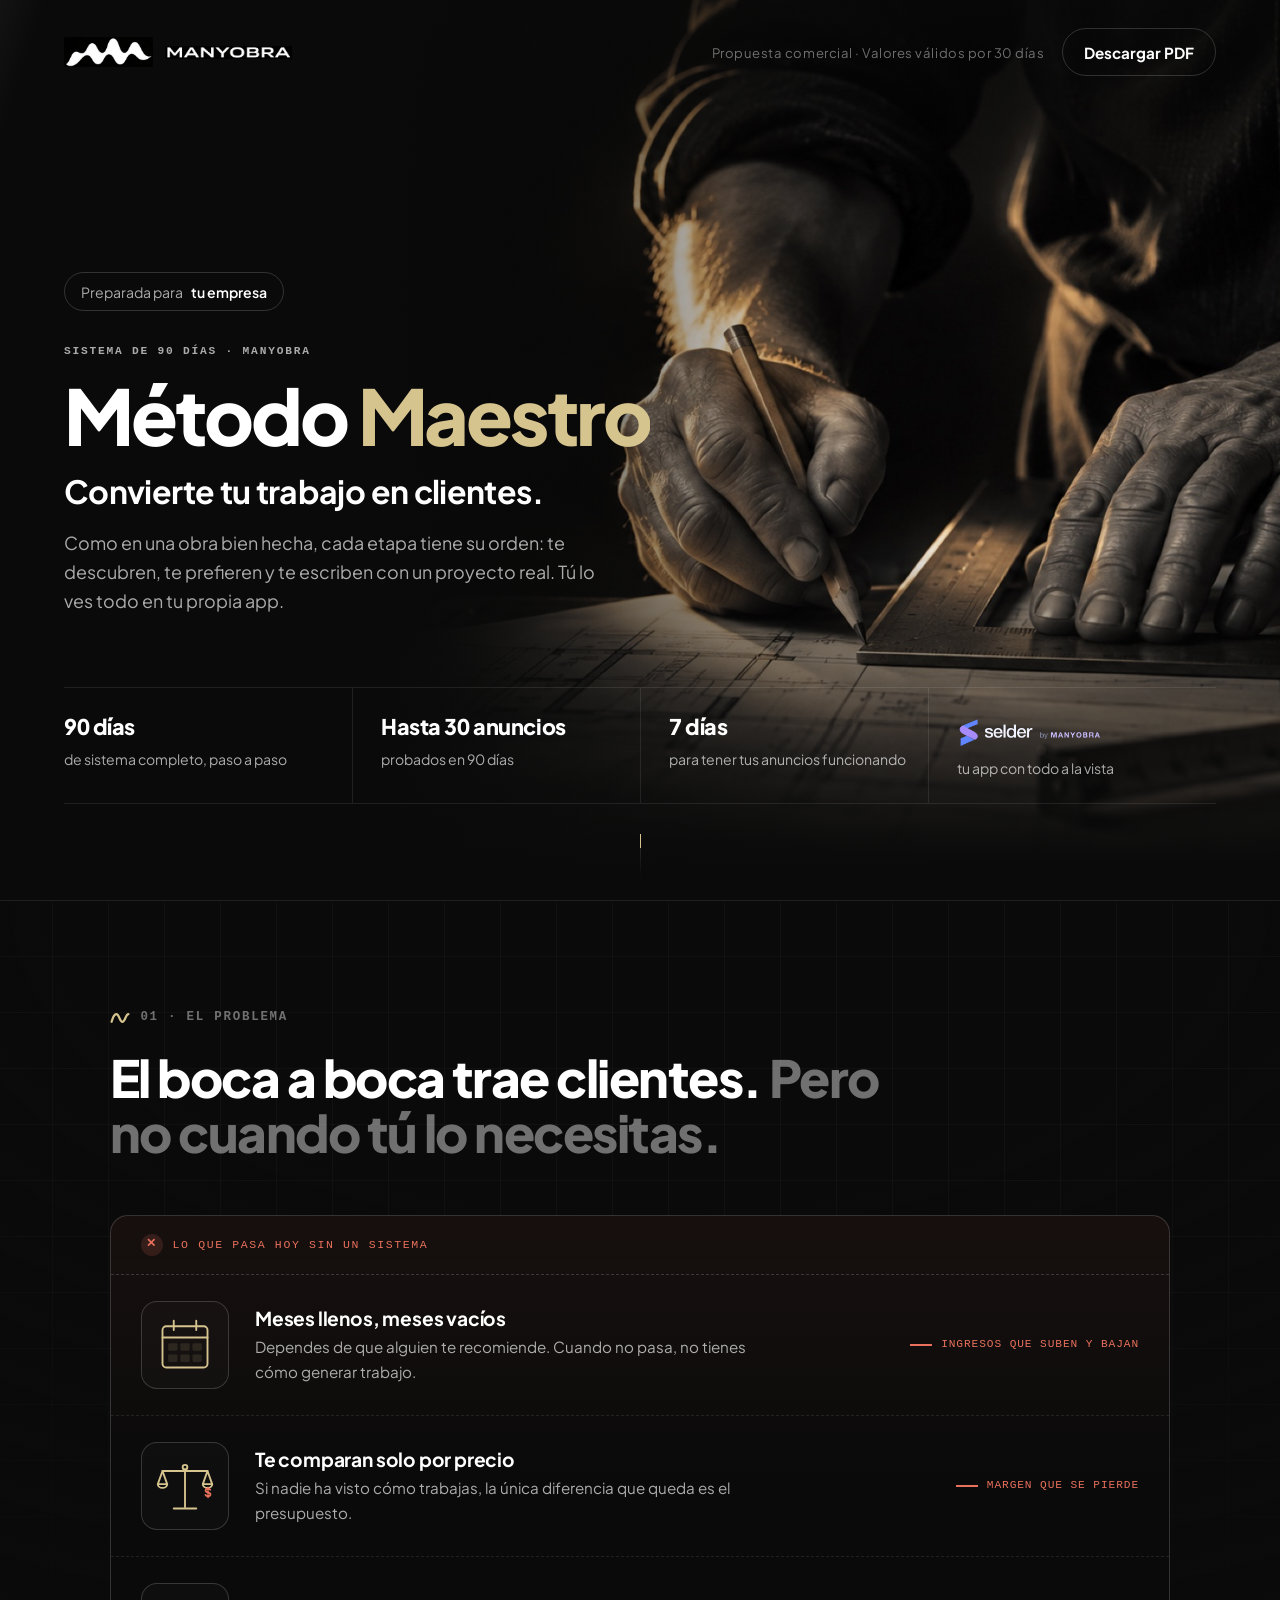
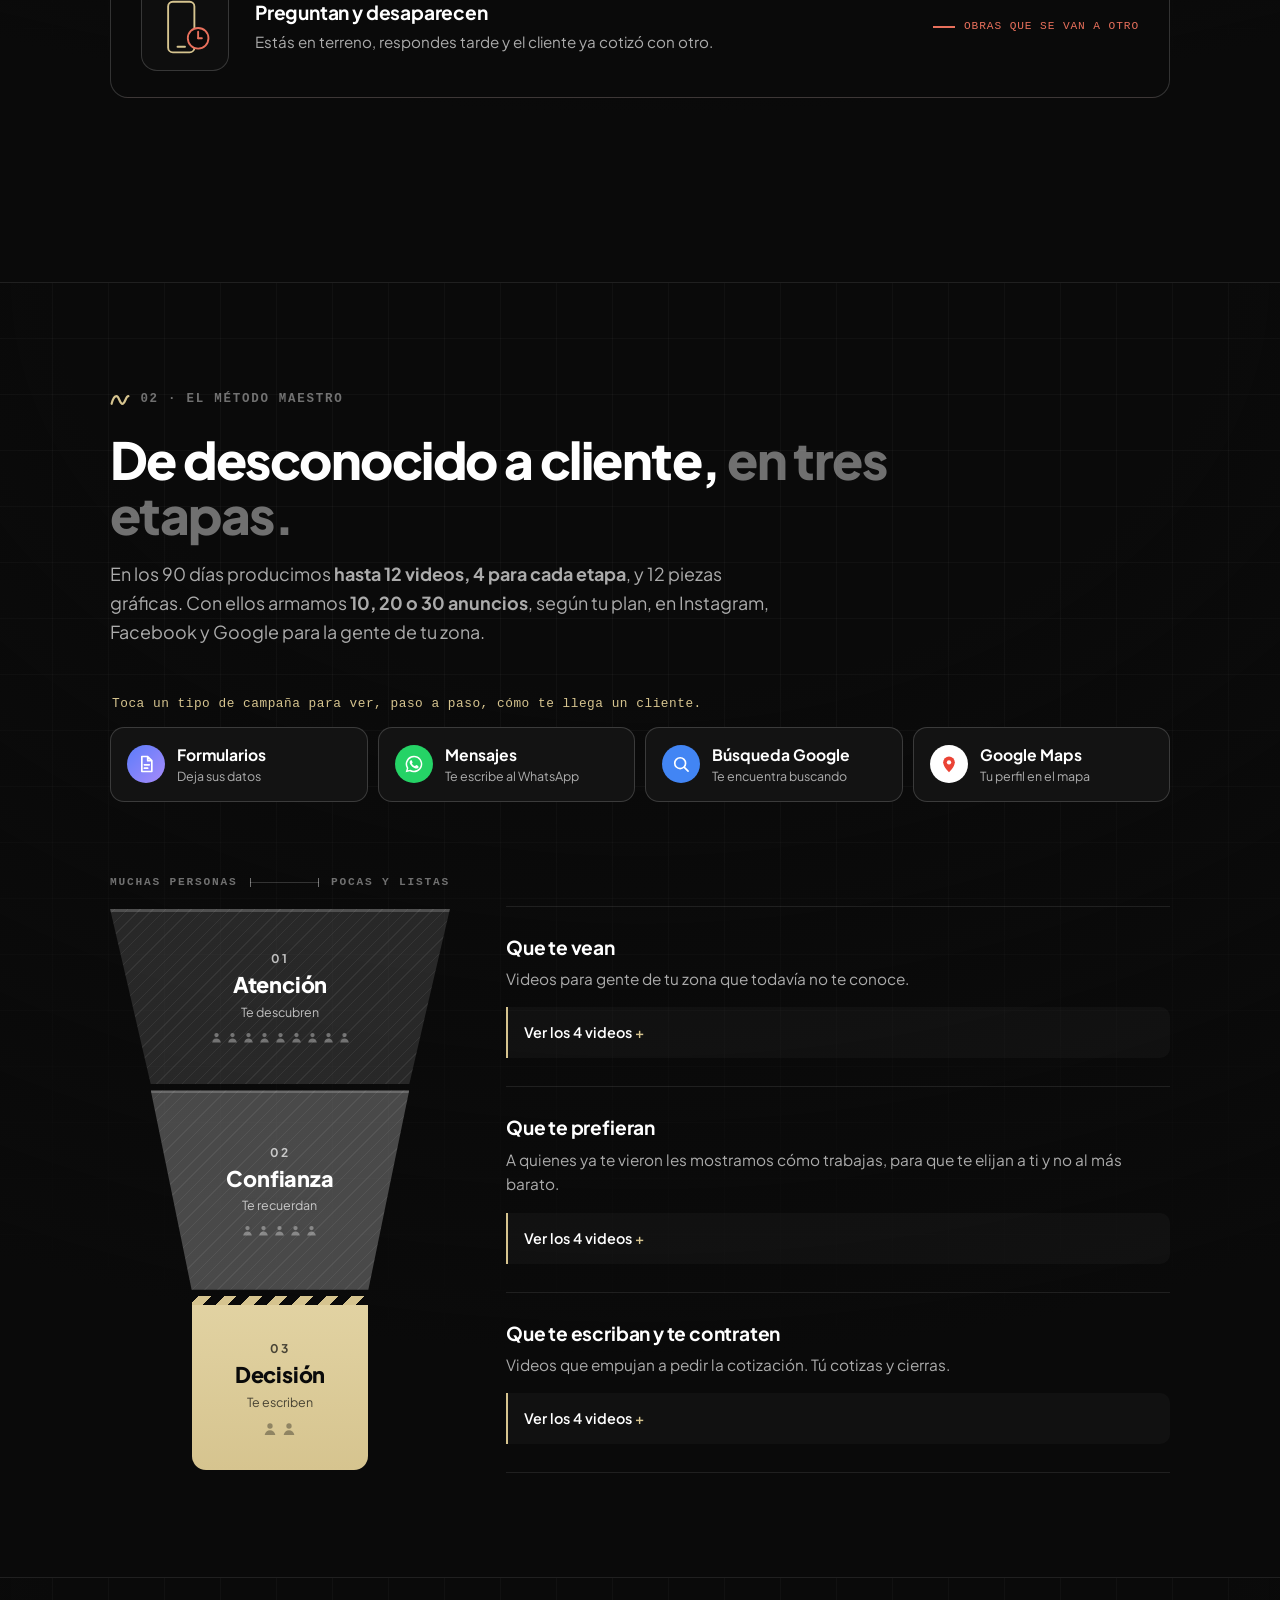
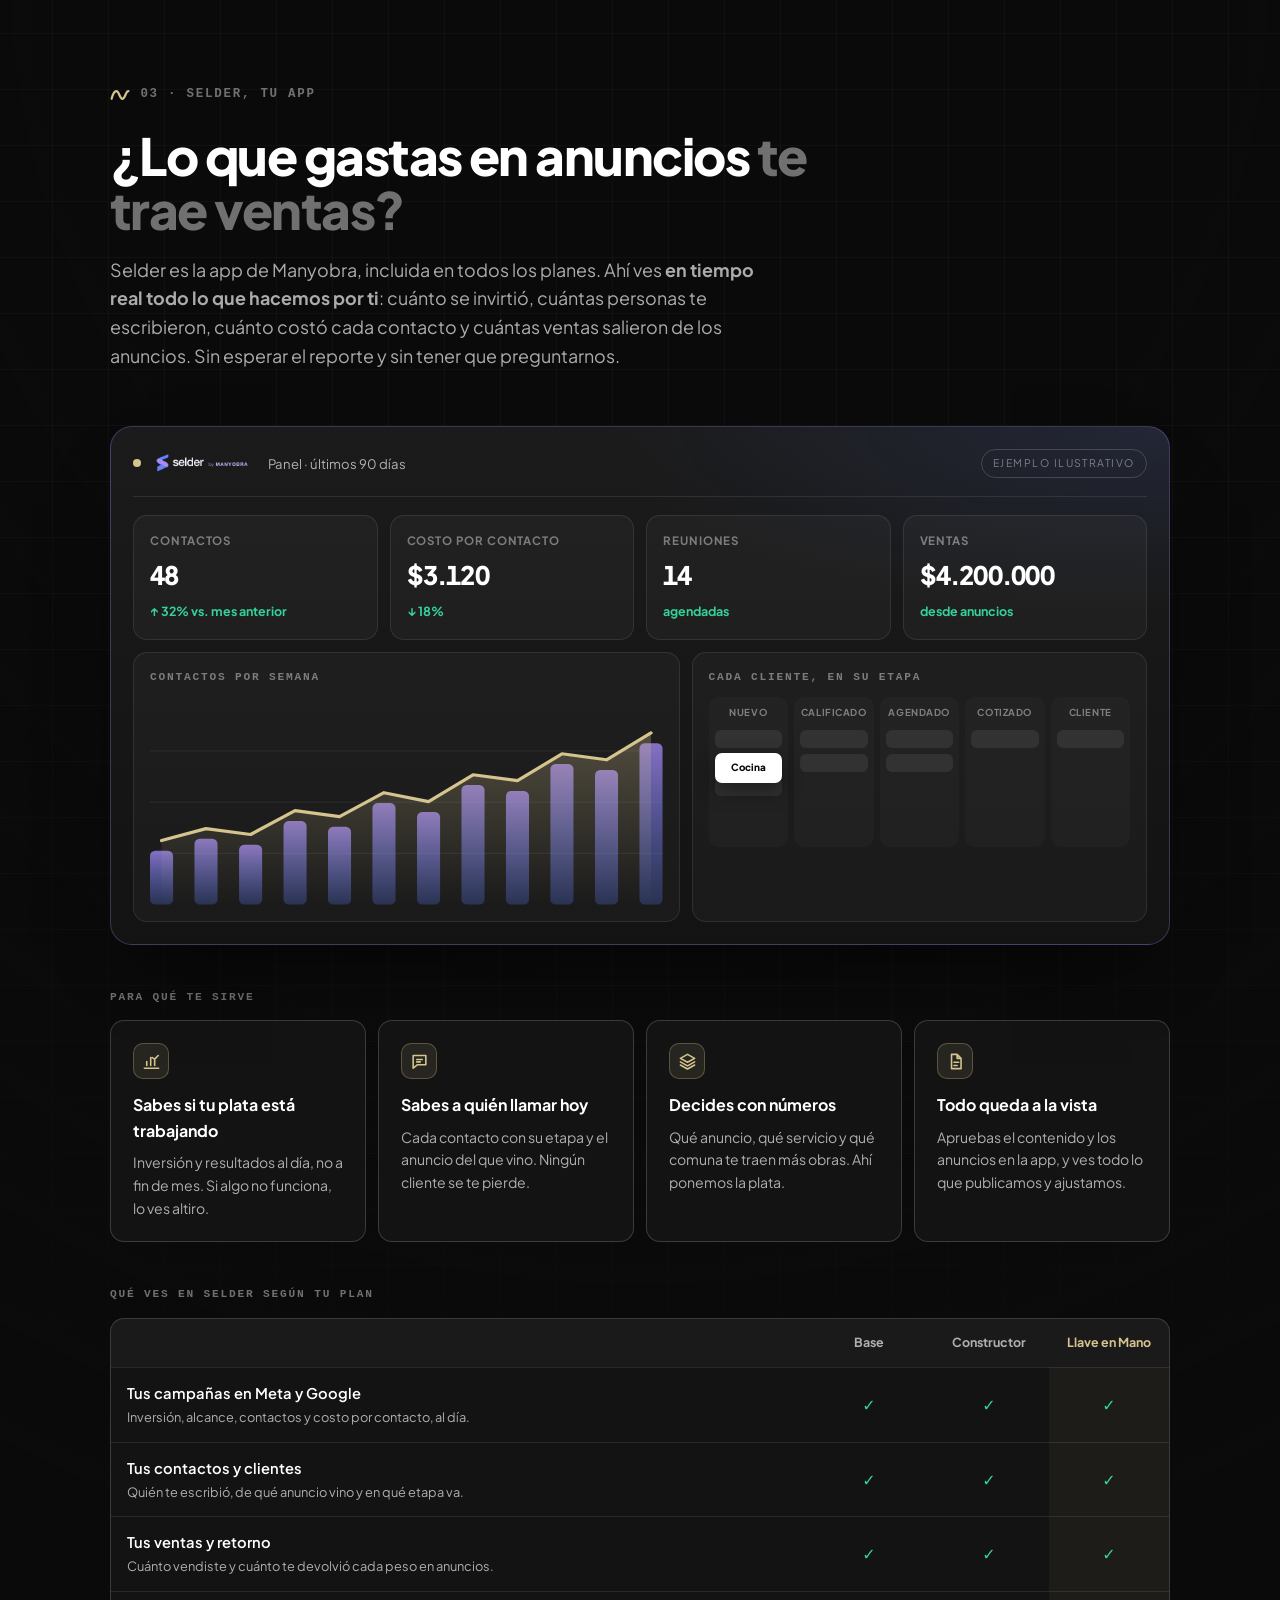
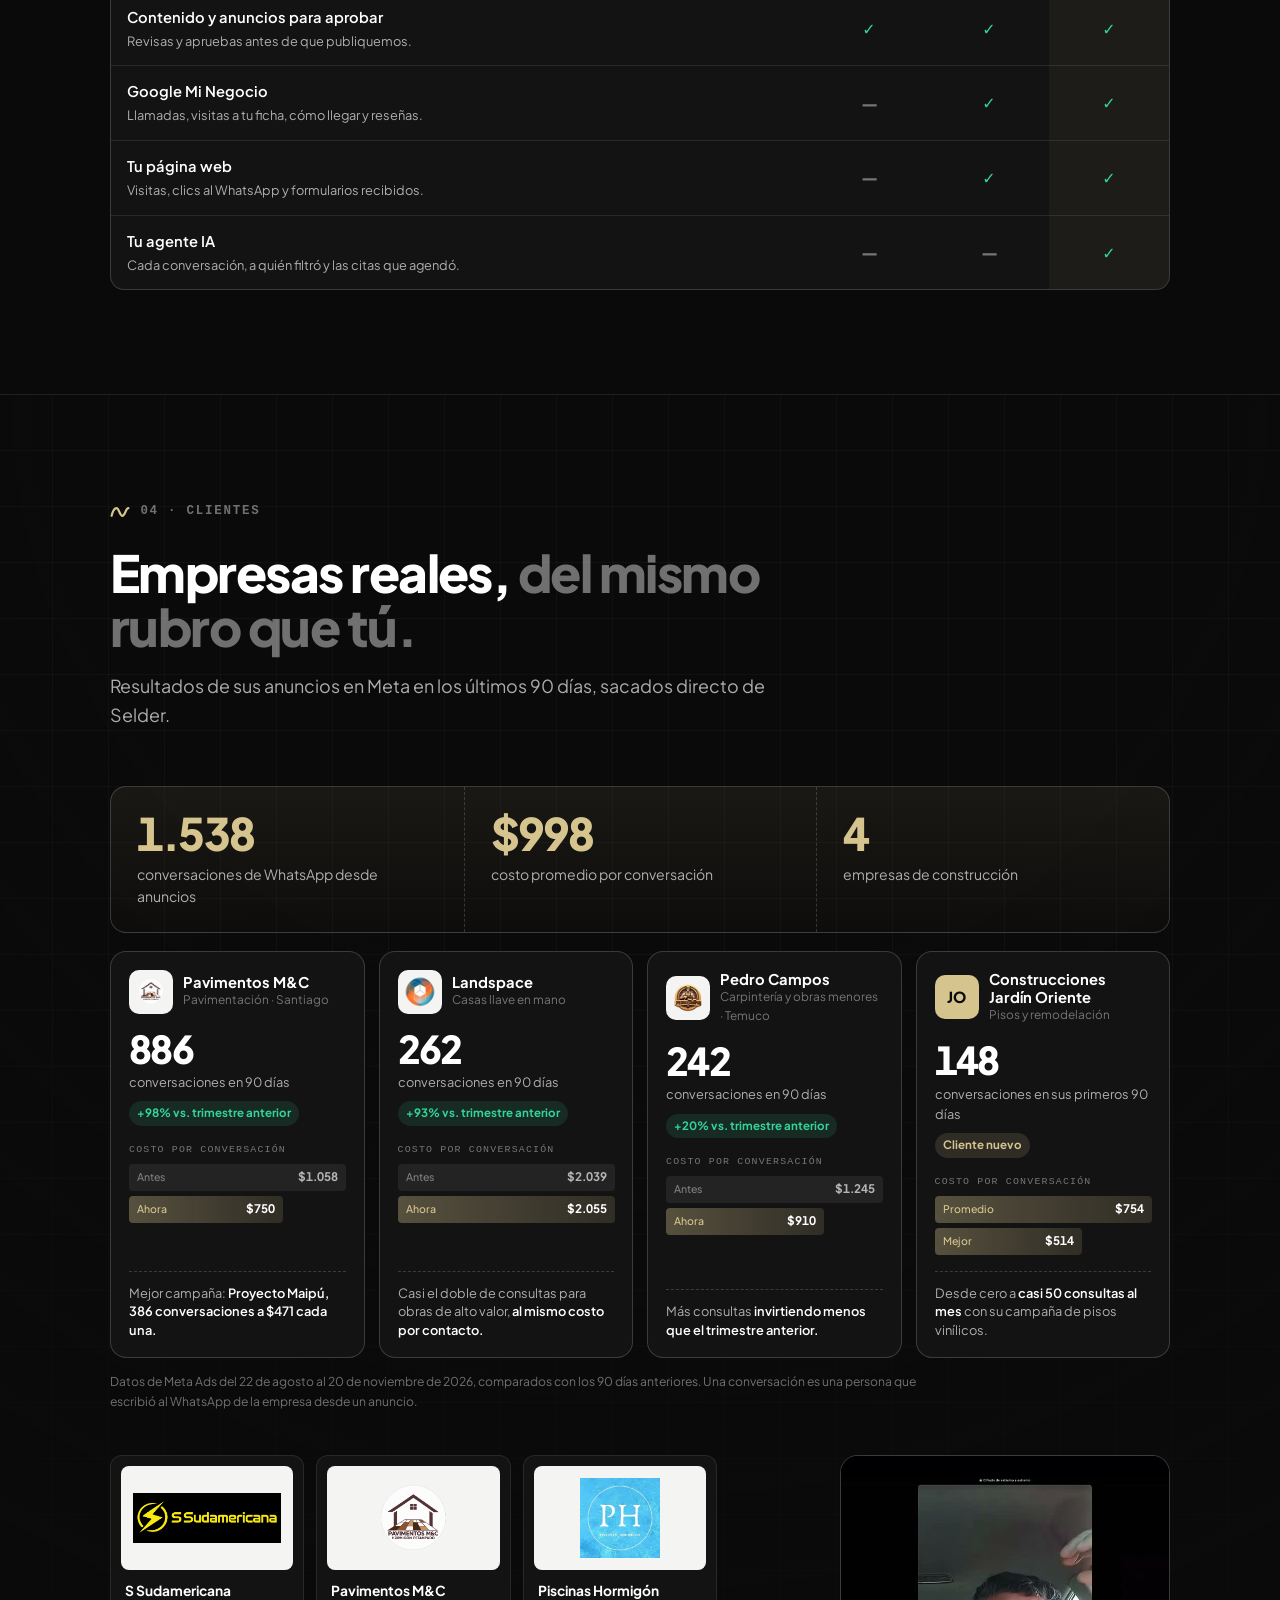
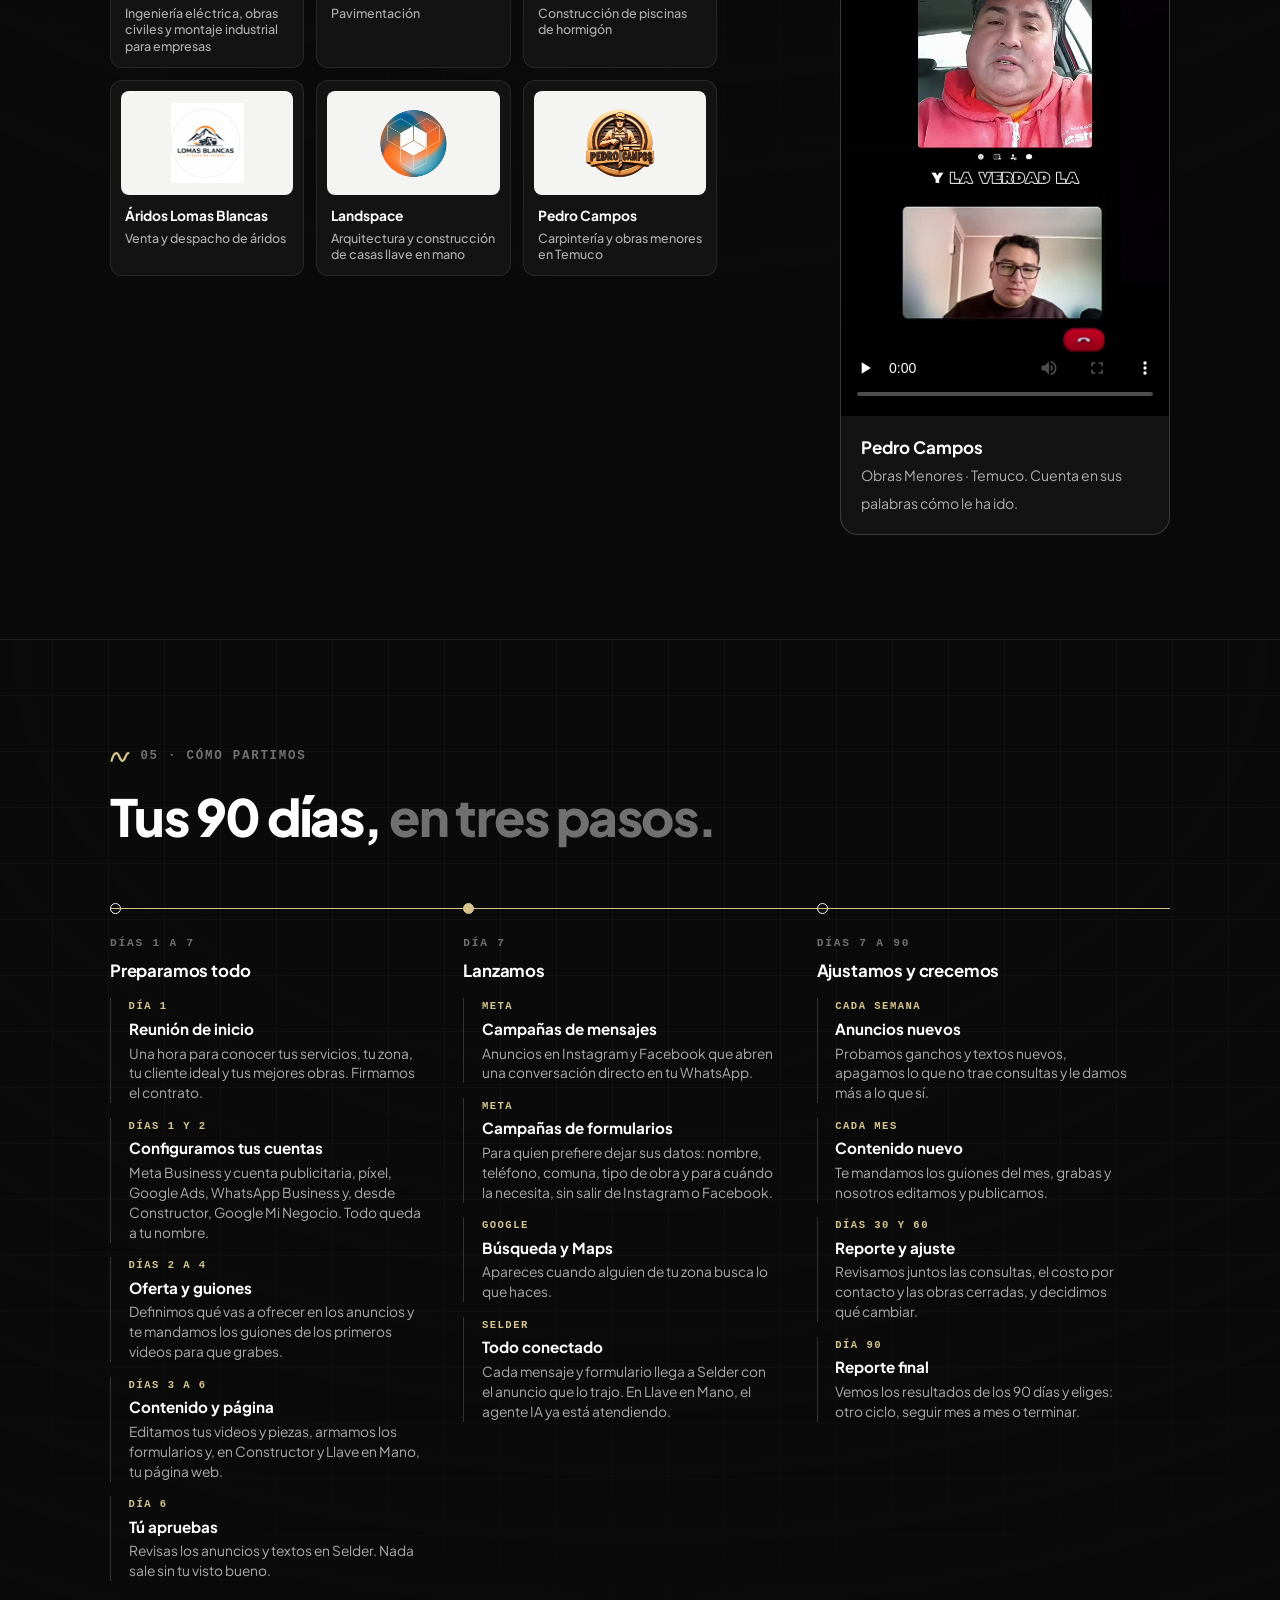
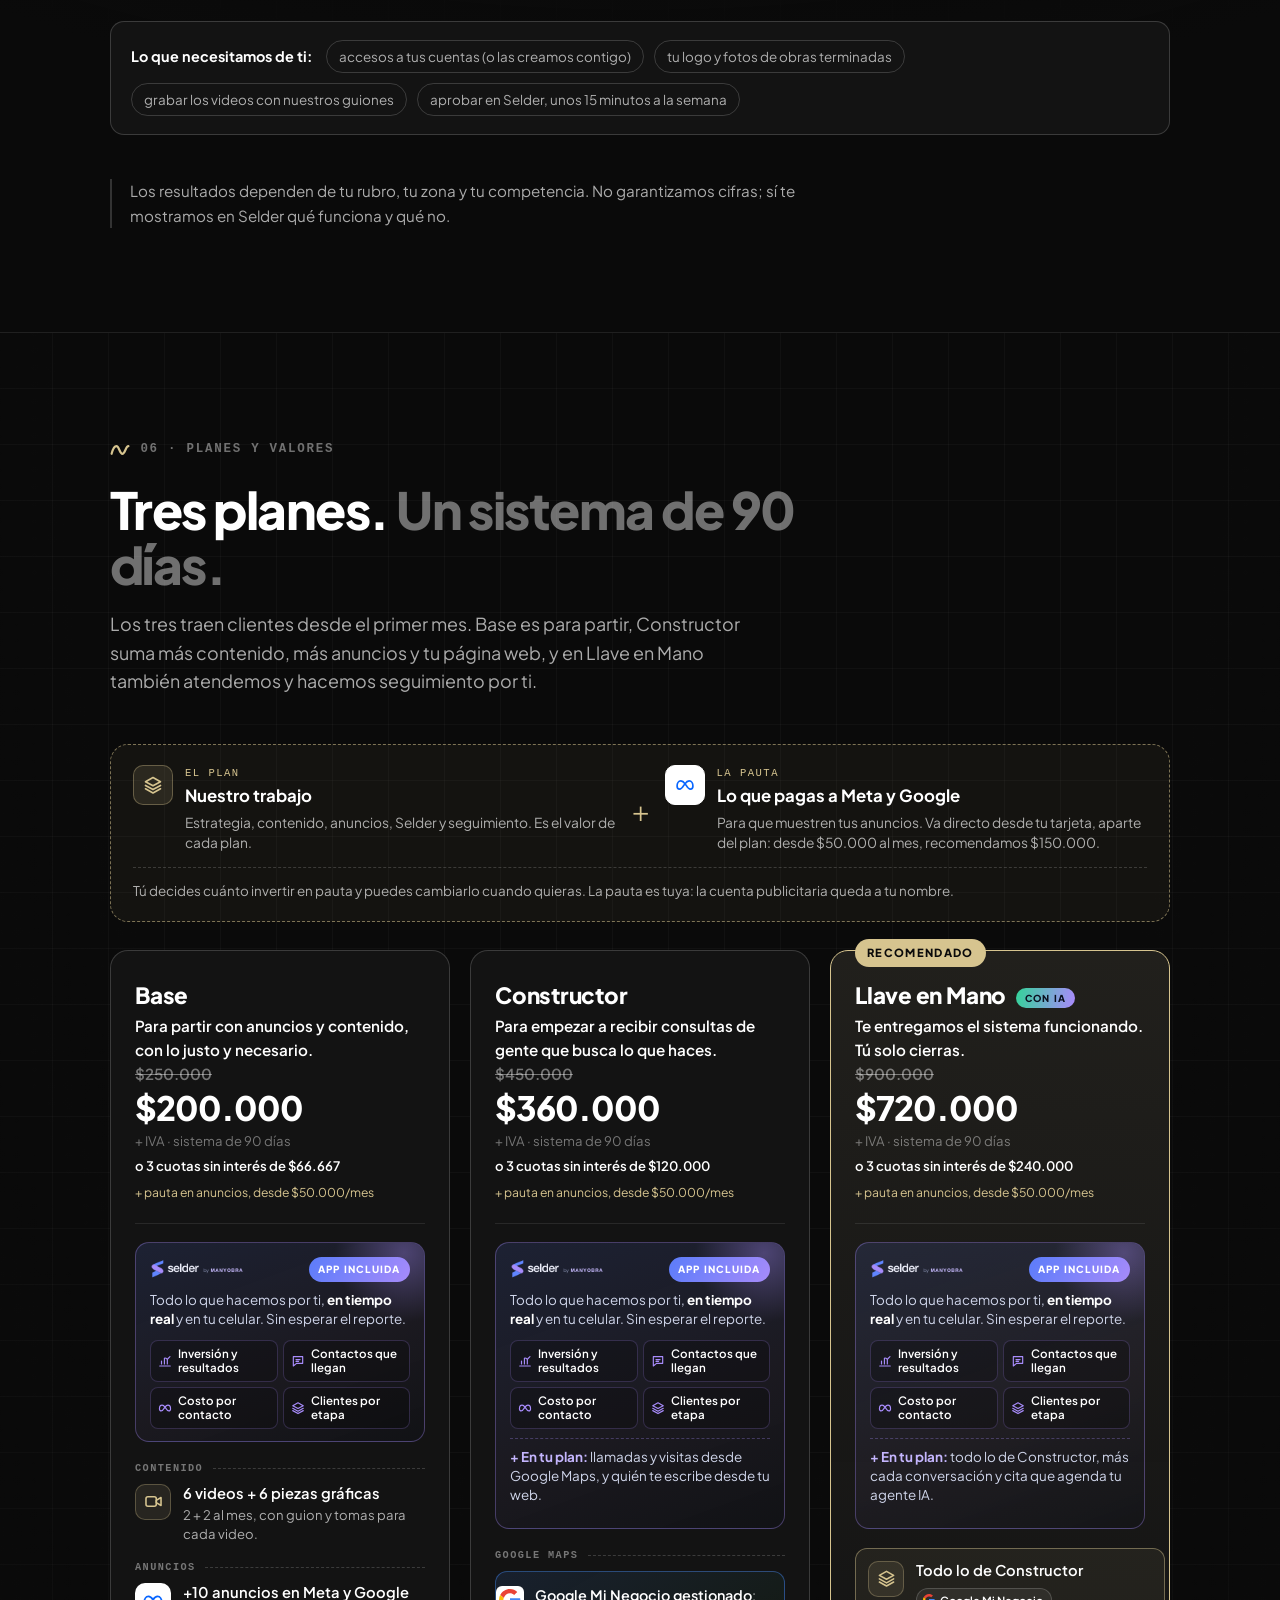
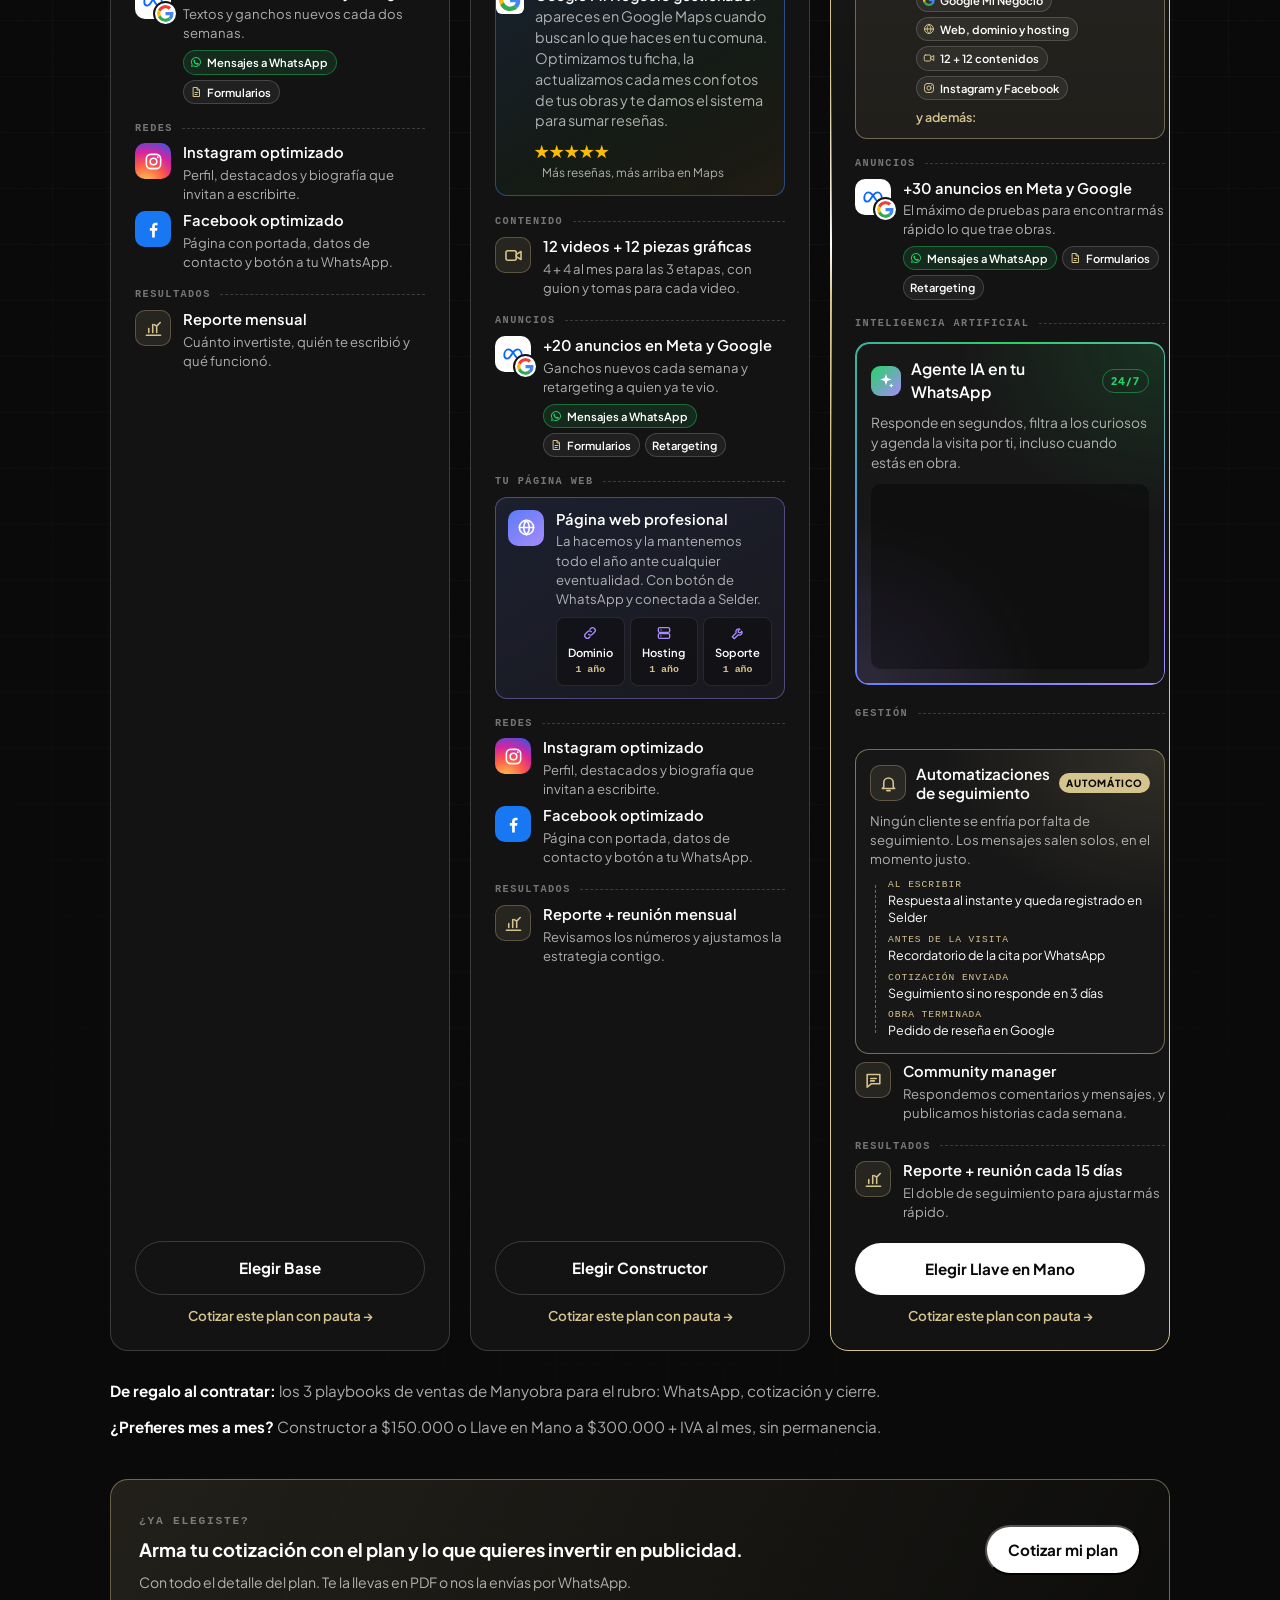
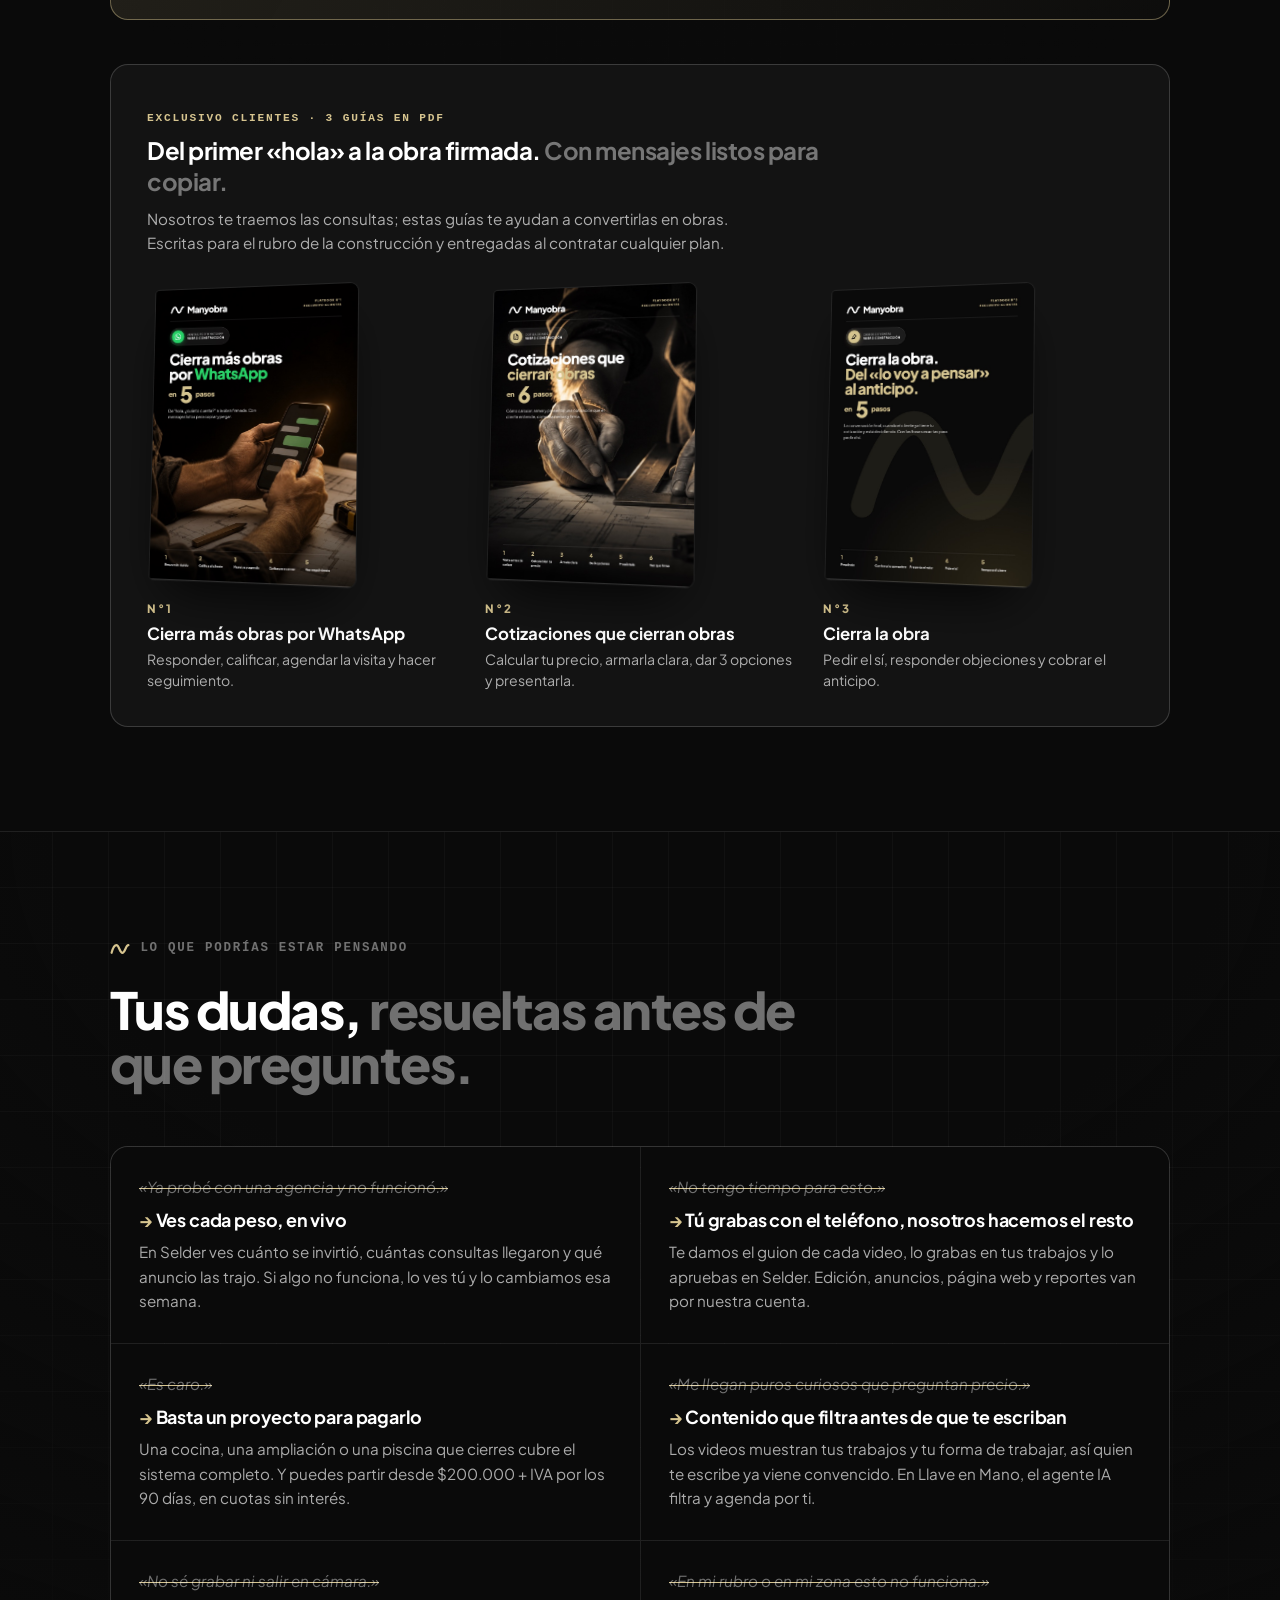
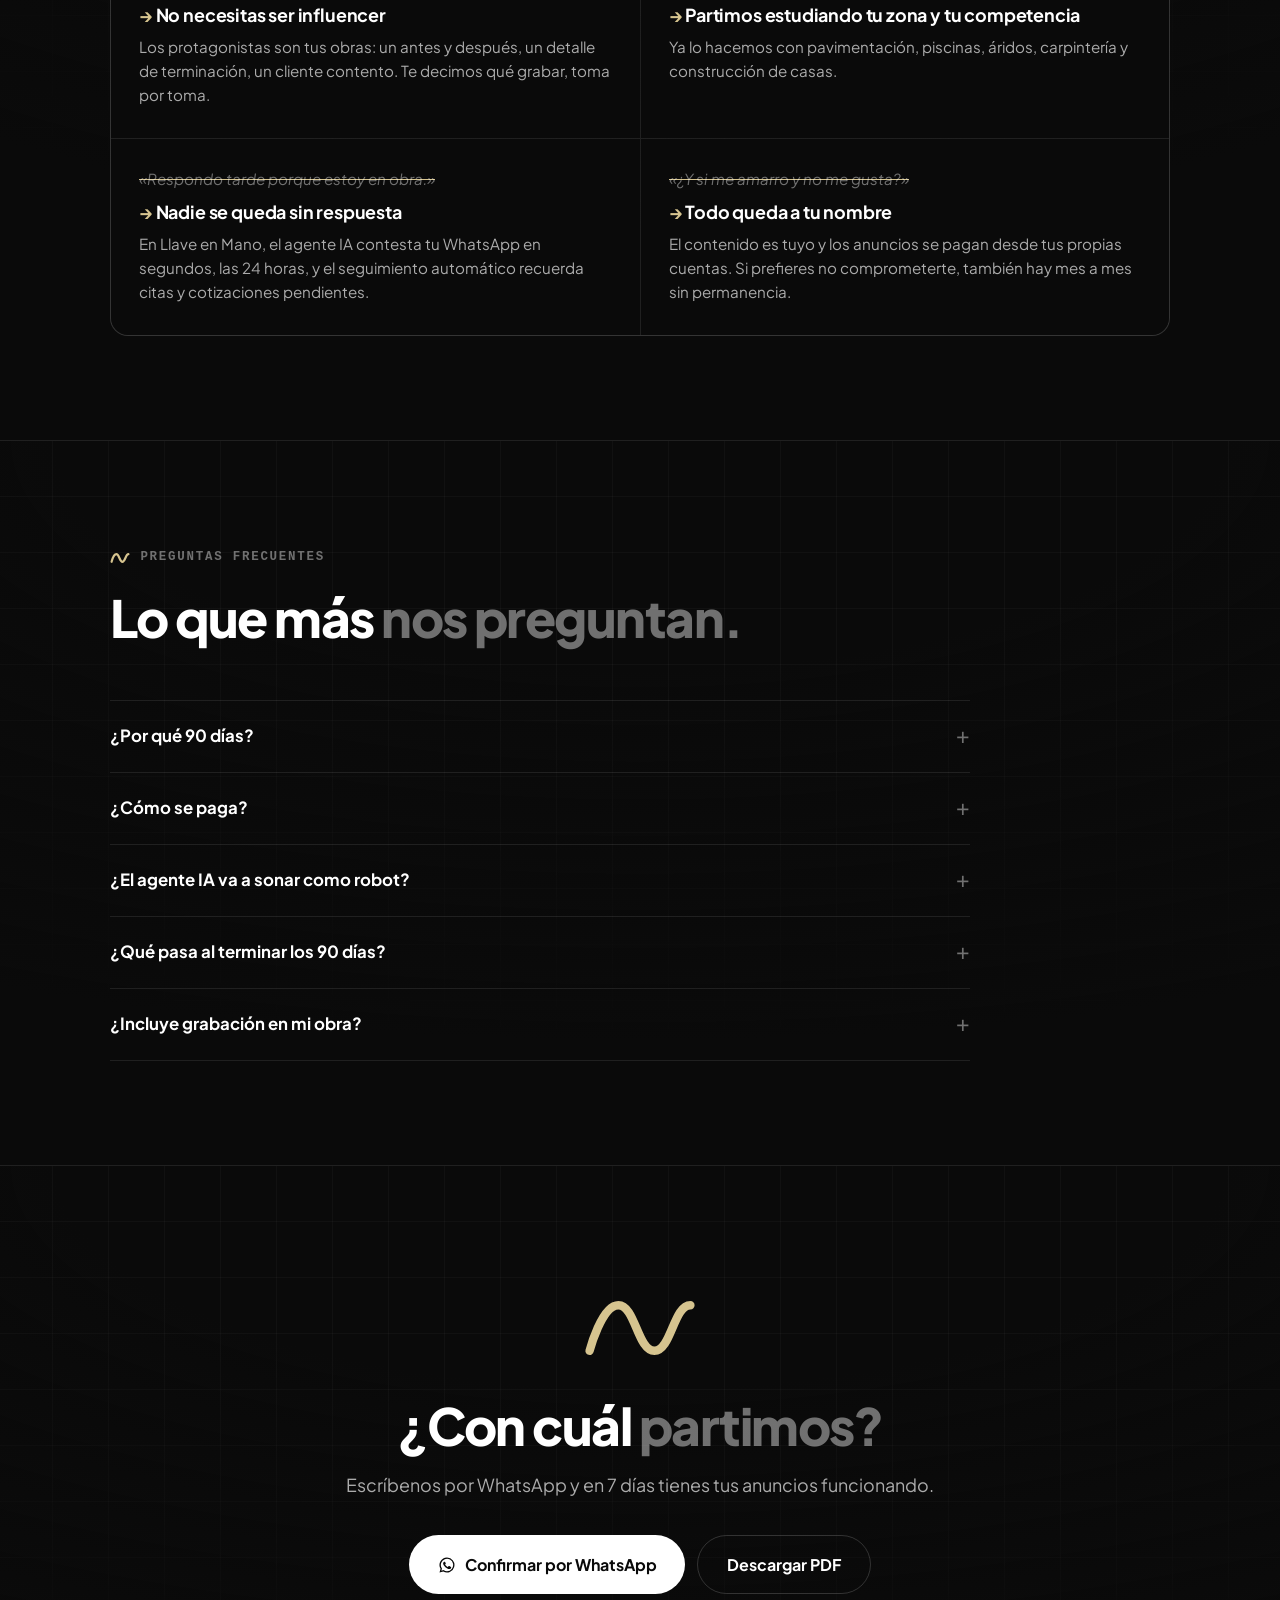
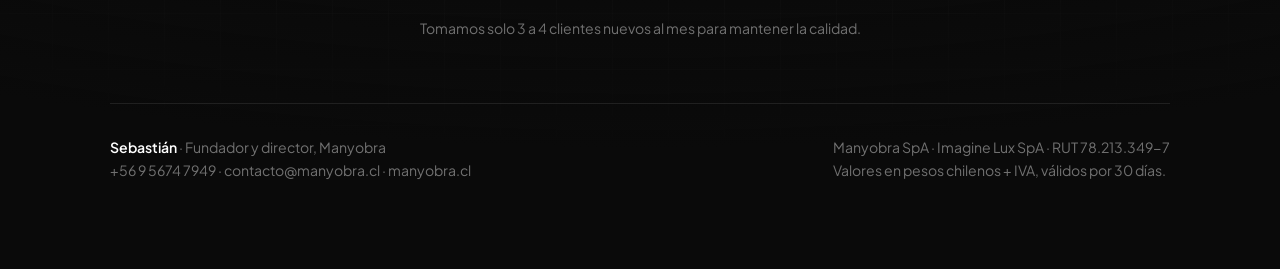
<file: planes.html>
<!DOCTYPE html>
<html lang="es-CL">
<head>
  <meta charset="UTF-8" />
  <meta http-equiv="refresh" content="0; url=/planes/" />
  <link rel="canonical" href="https://manyobra.cl/planes/" />
  <meta name="robots" content="noindex, follow" />
  <title>Redirigiendo… | Manyobra</title>
  <script>location.replace('/planes/');</script>
</head>
<body>
  <p>Esta página se movió a <a href="/planes/">manyobra.cl/planes/</a>.</p>
</body>
</html>
</file>
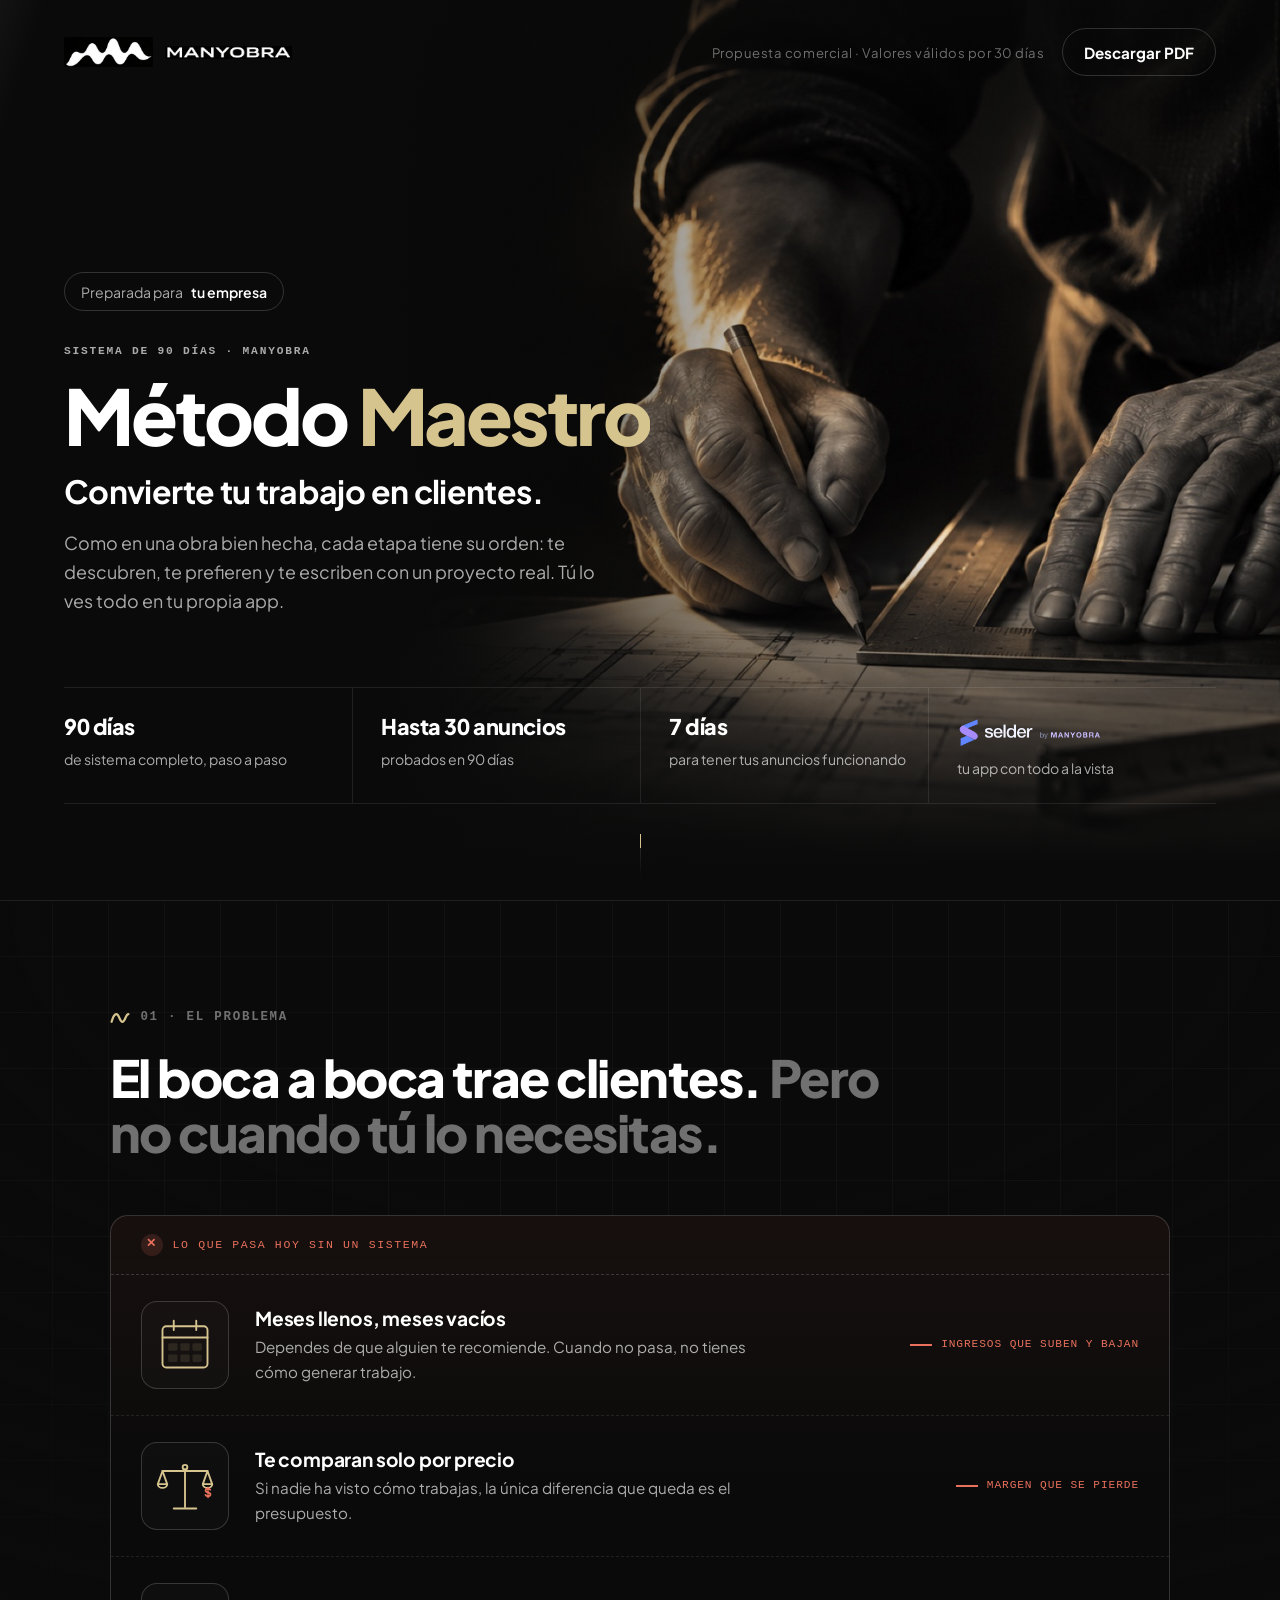
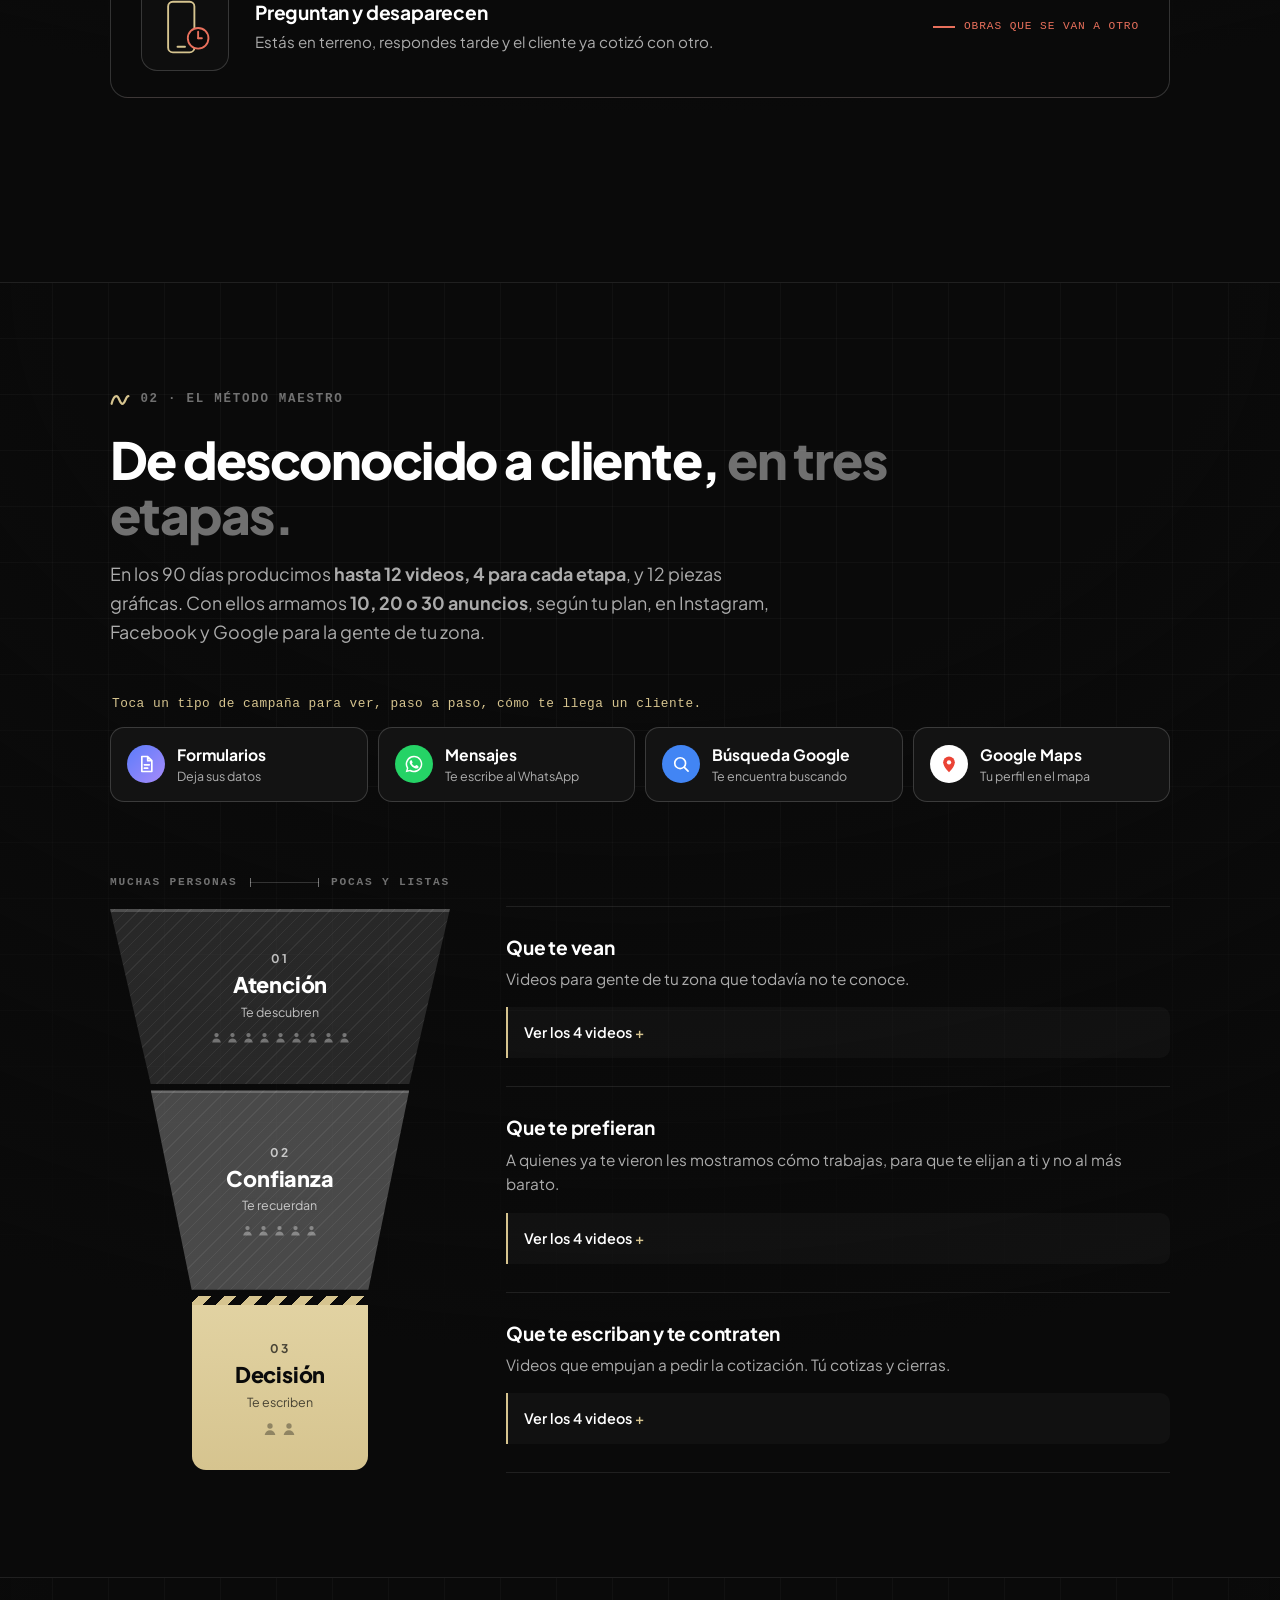
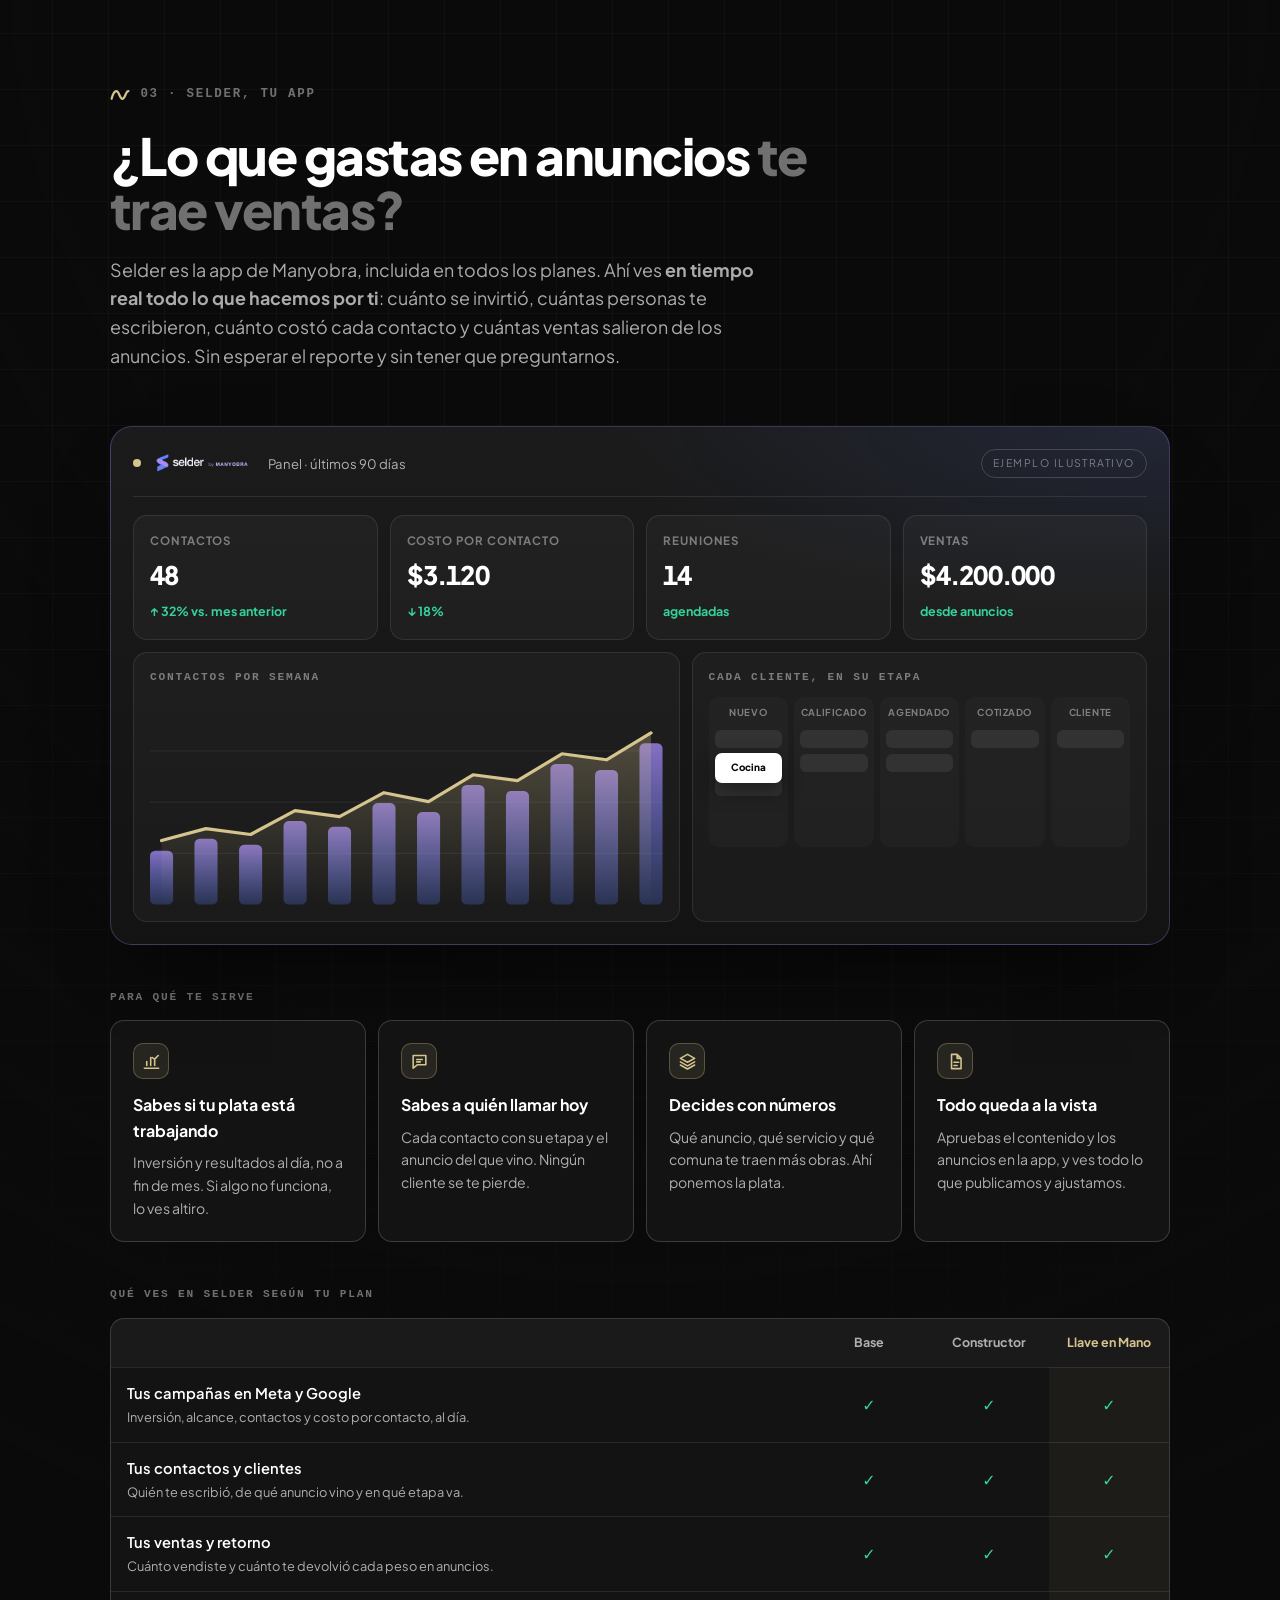
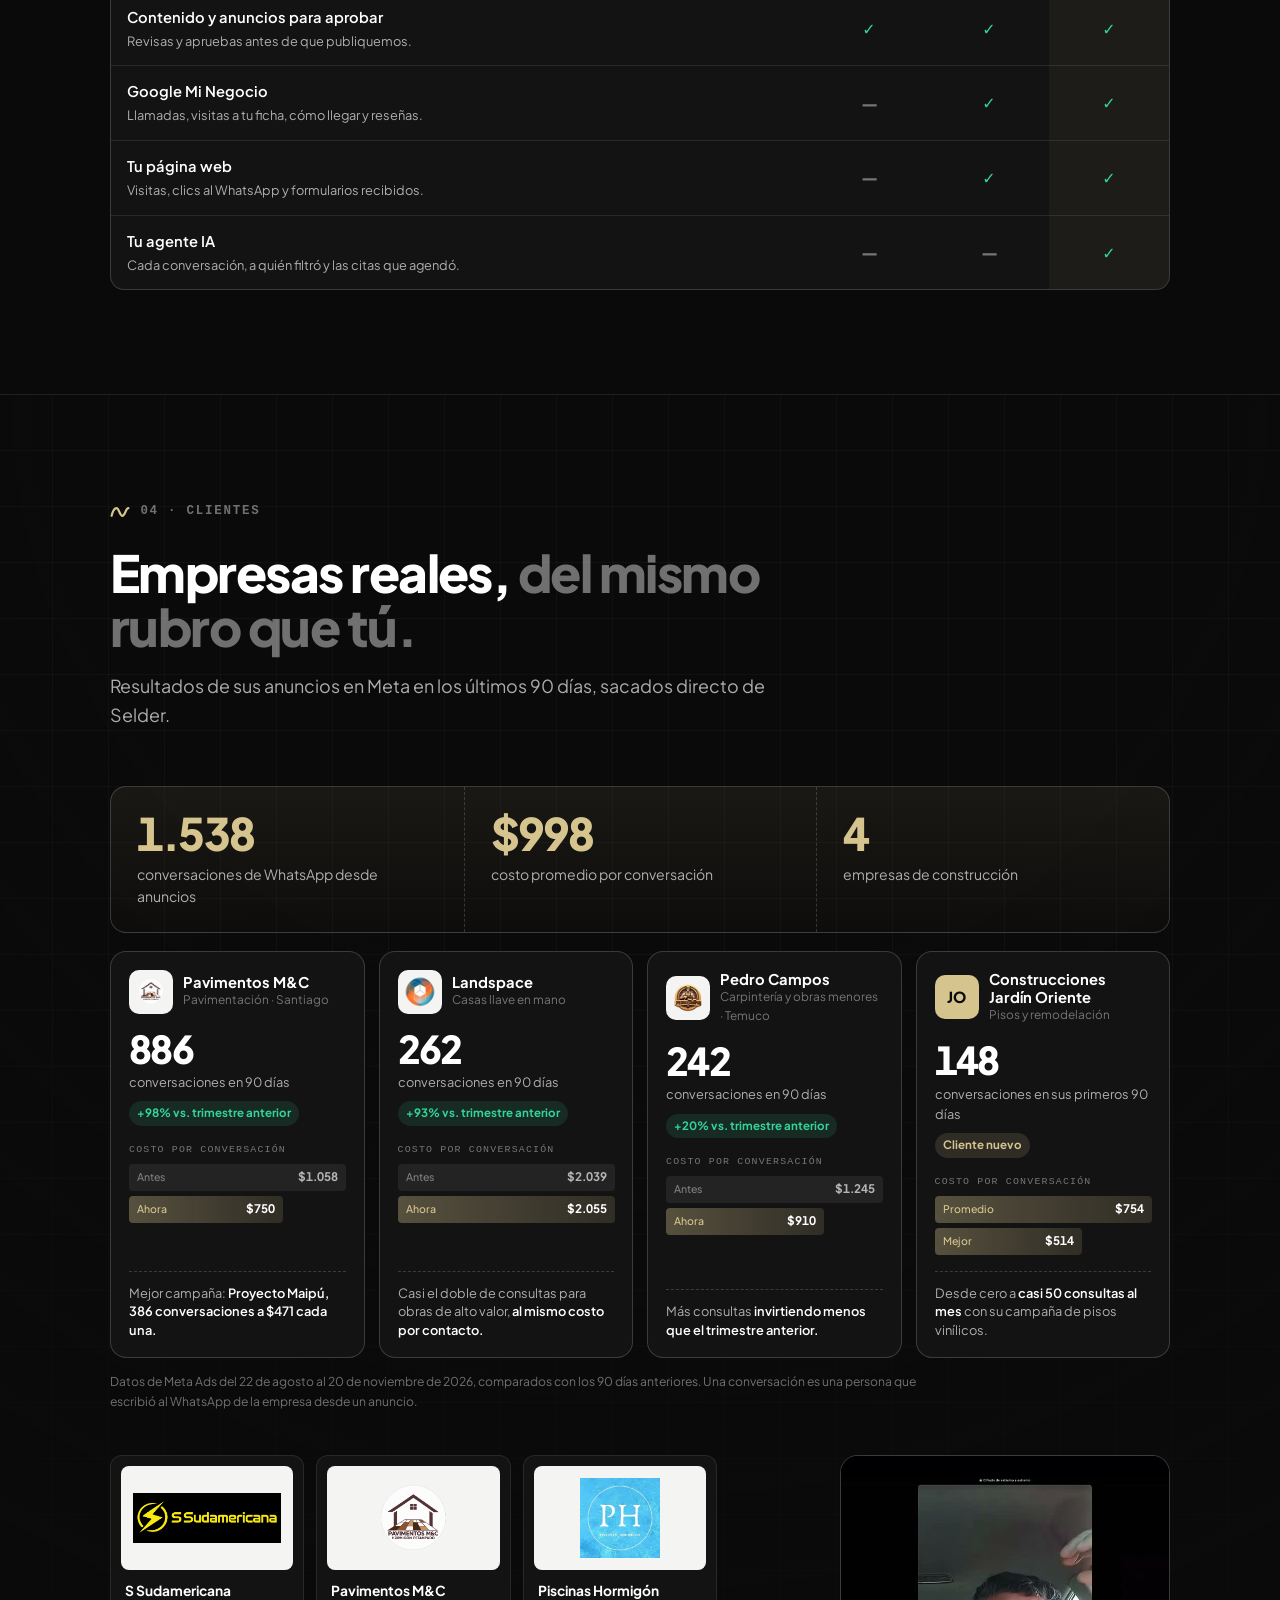
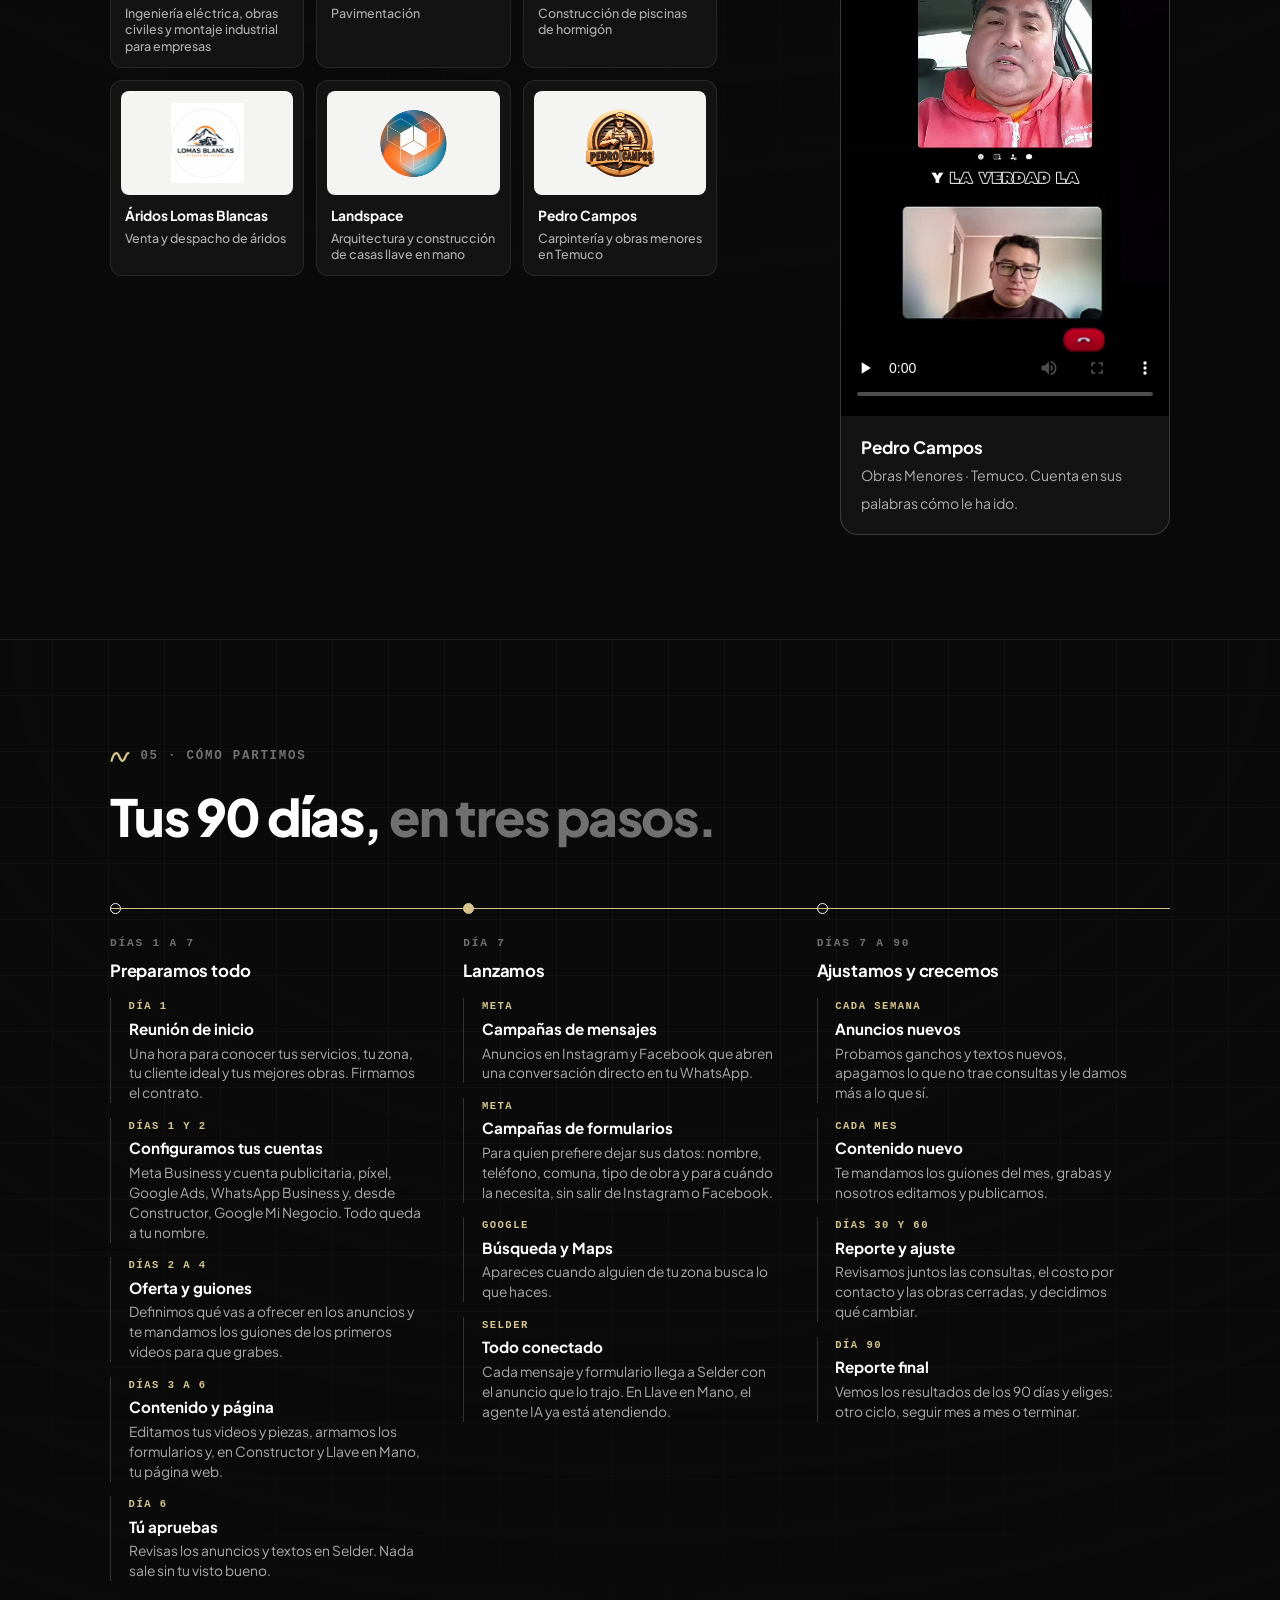
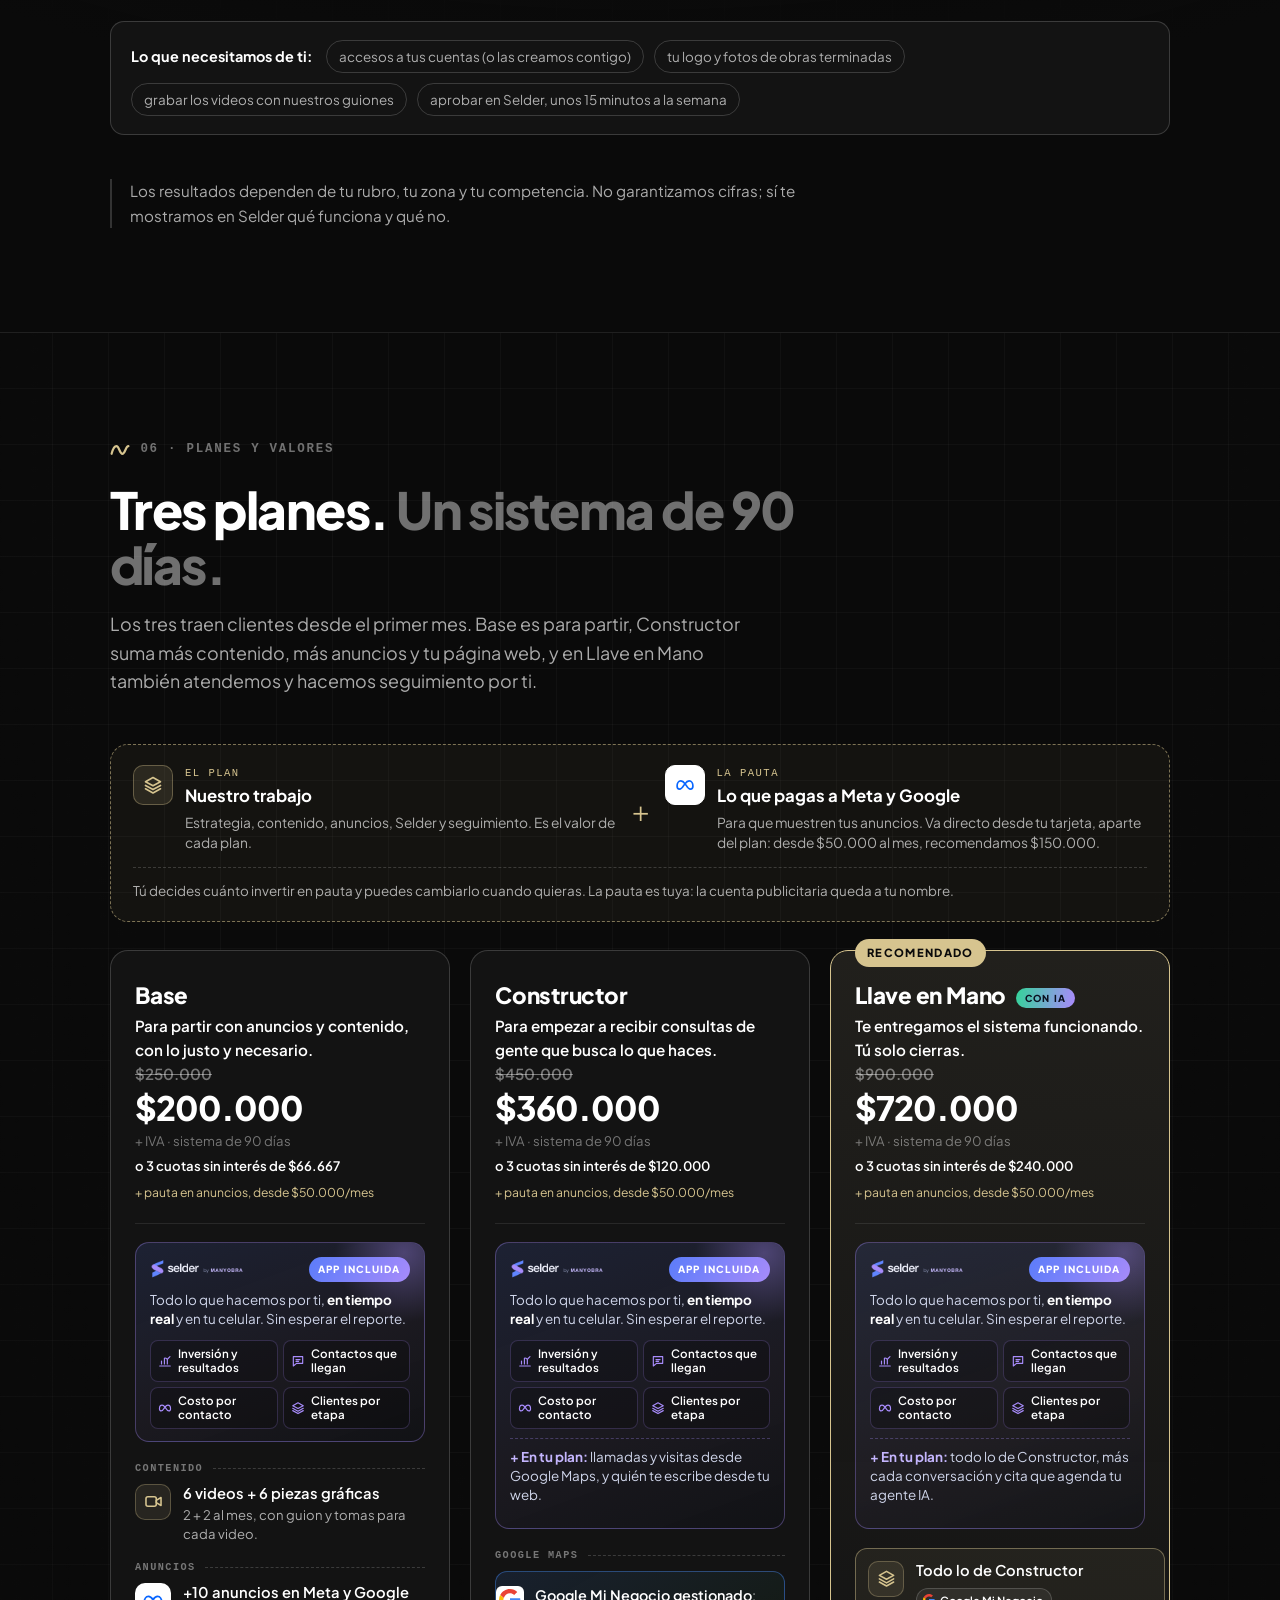
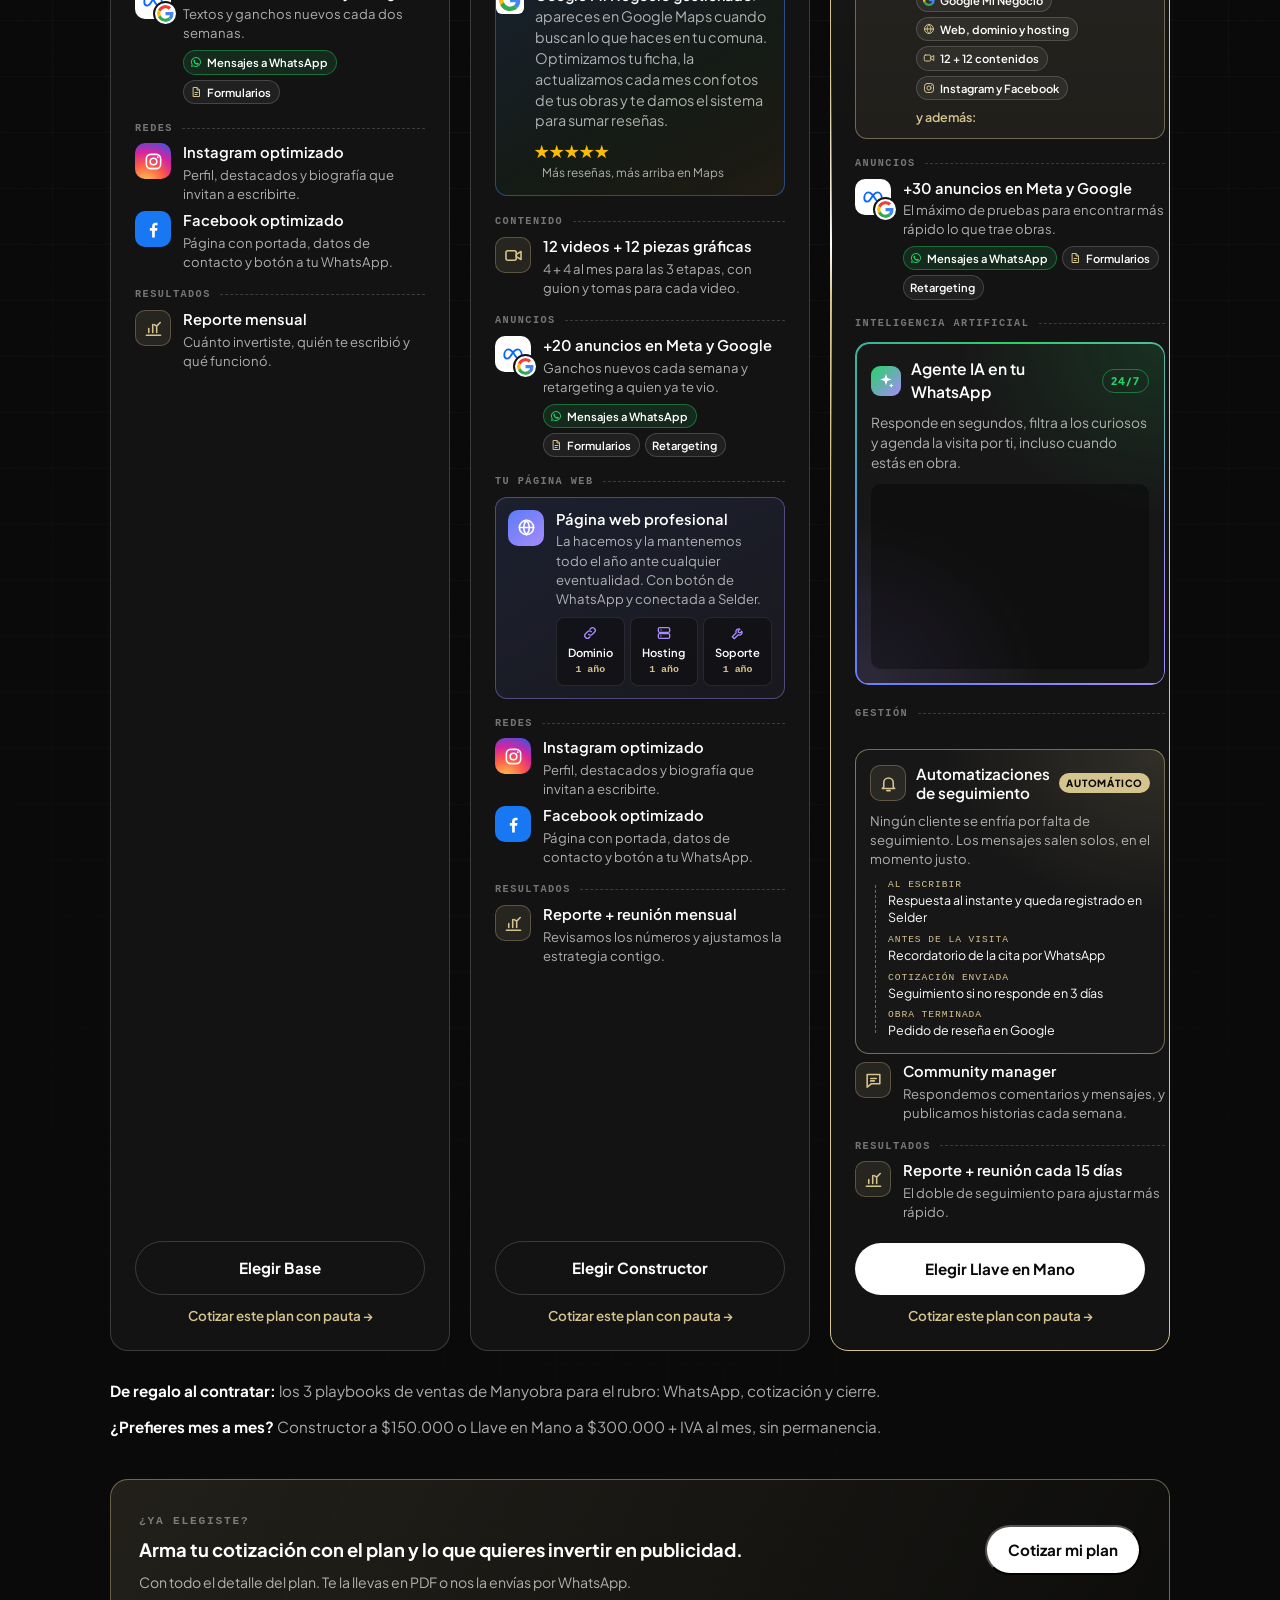
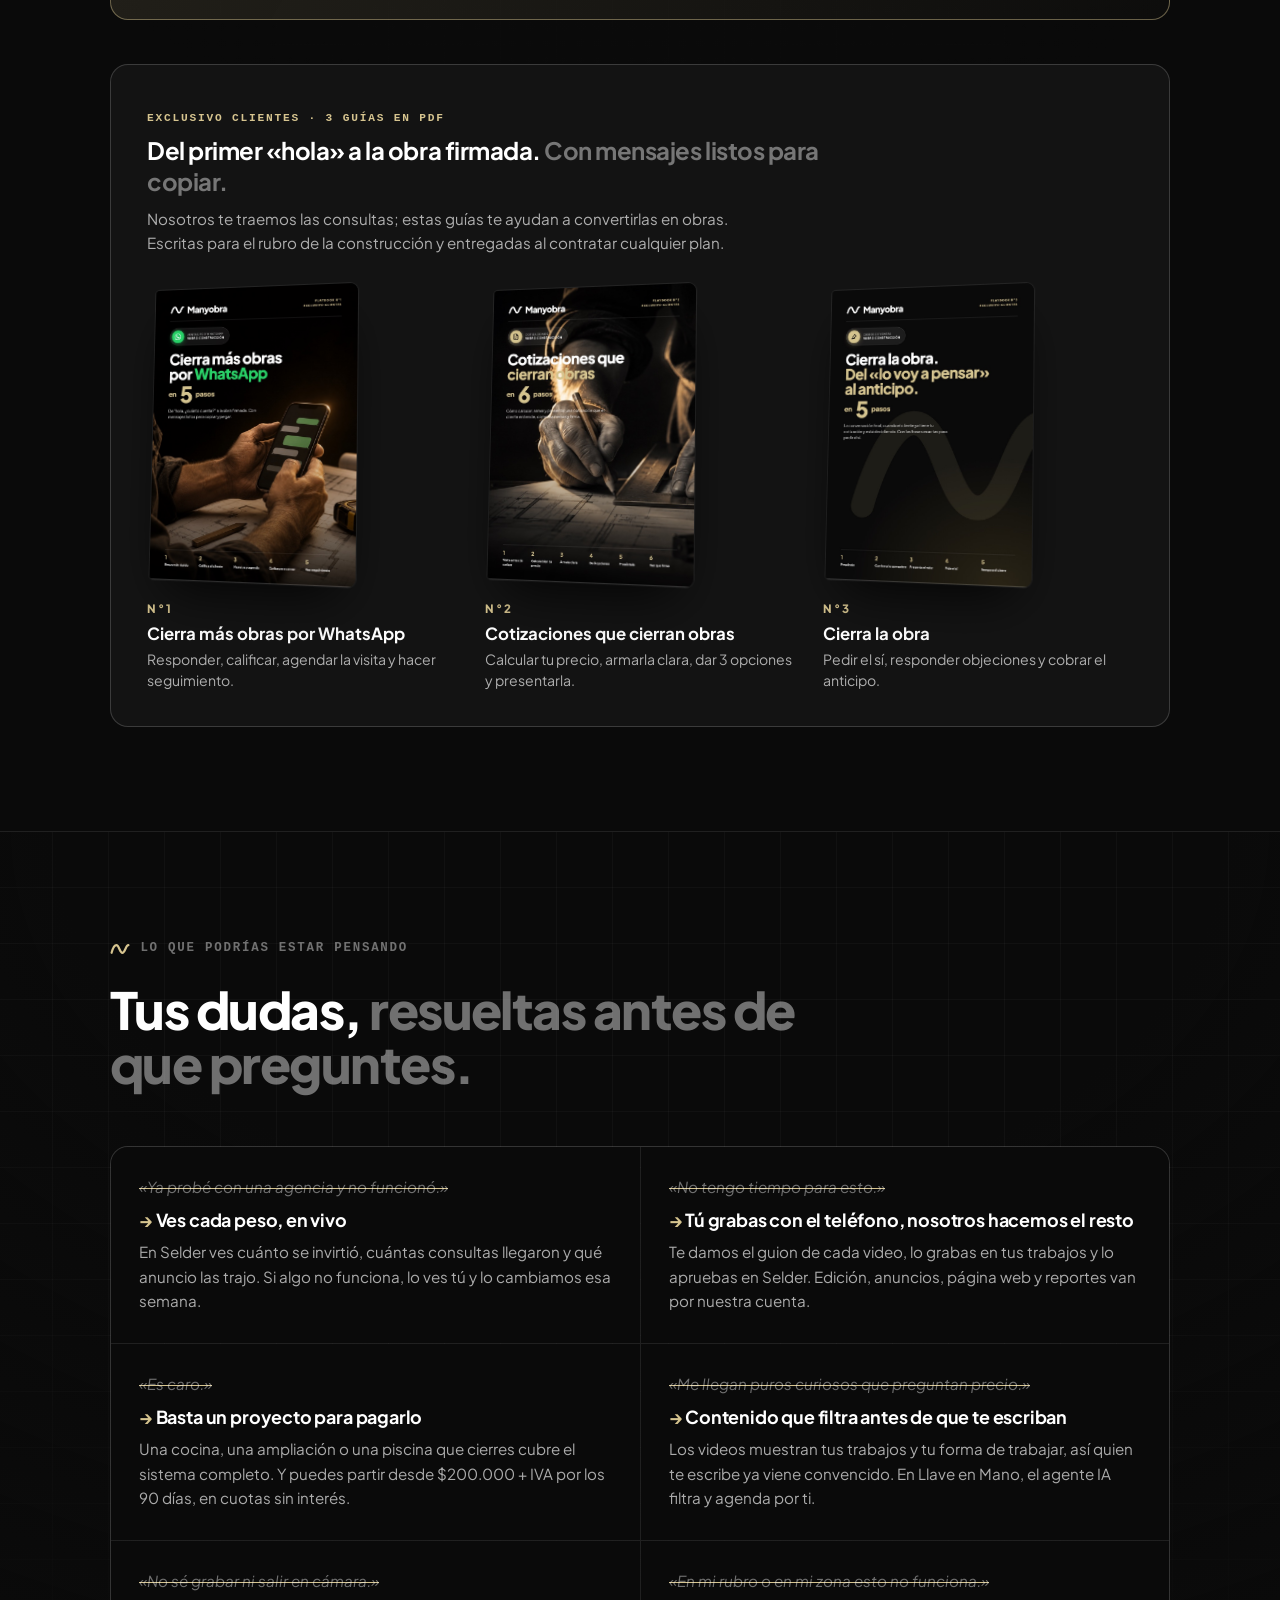
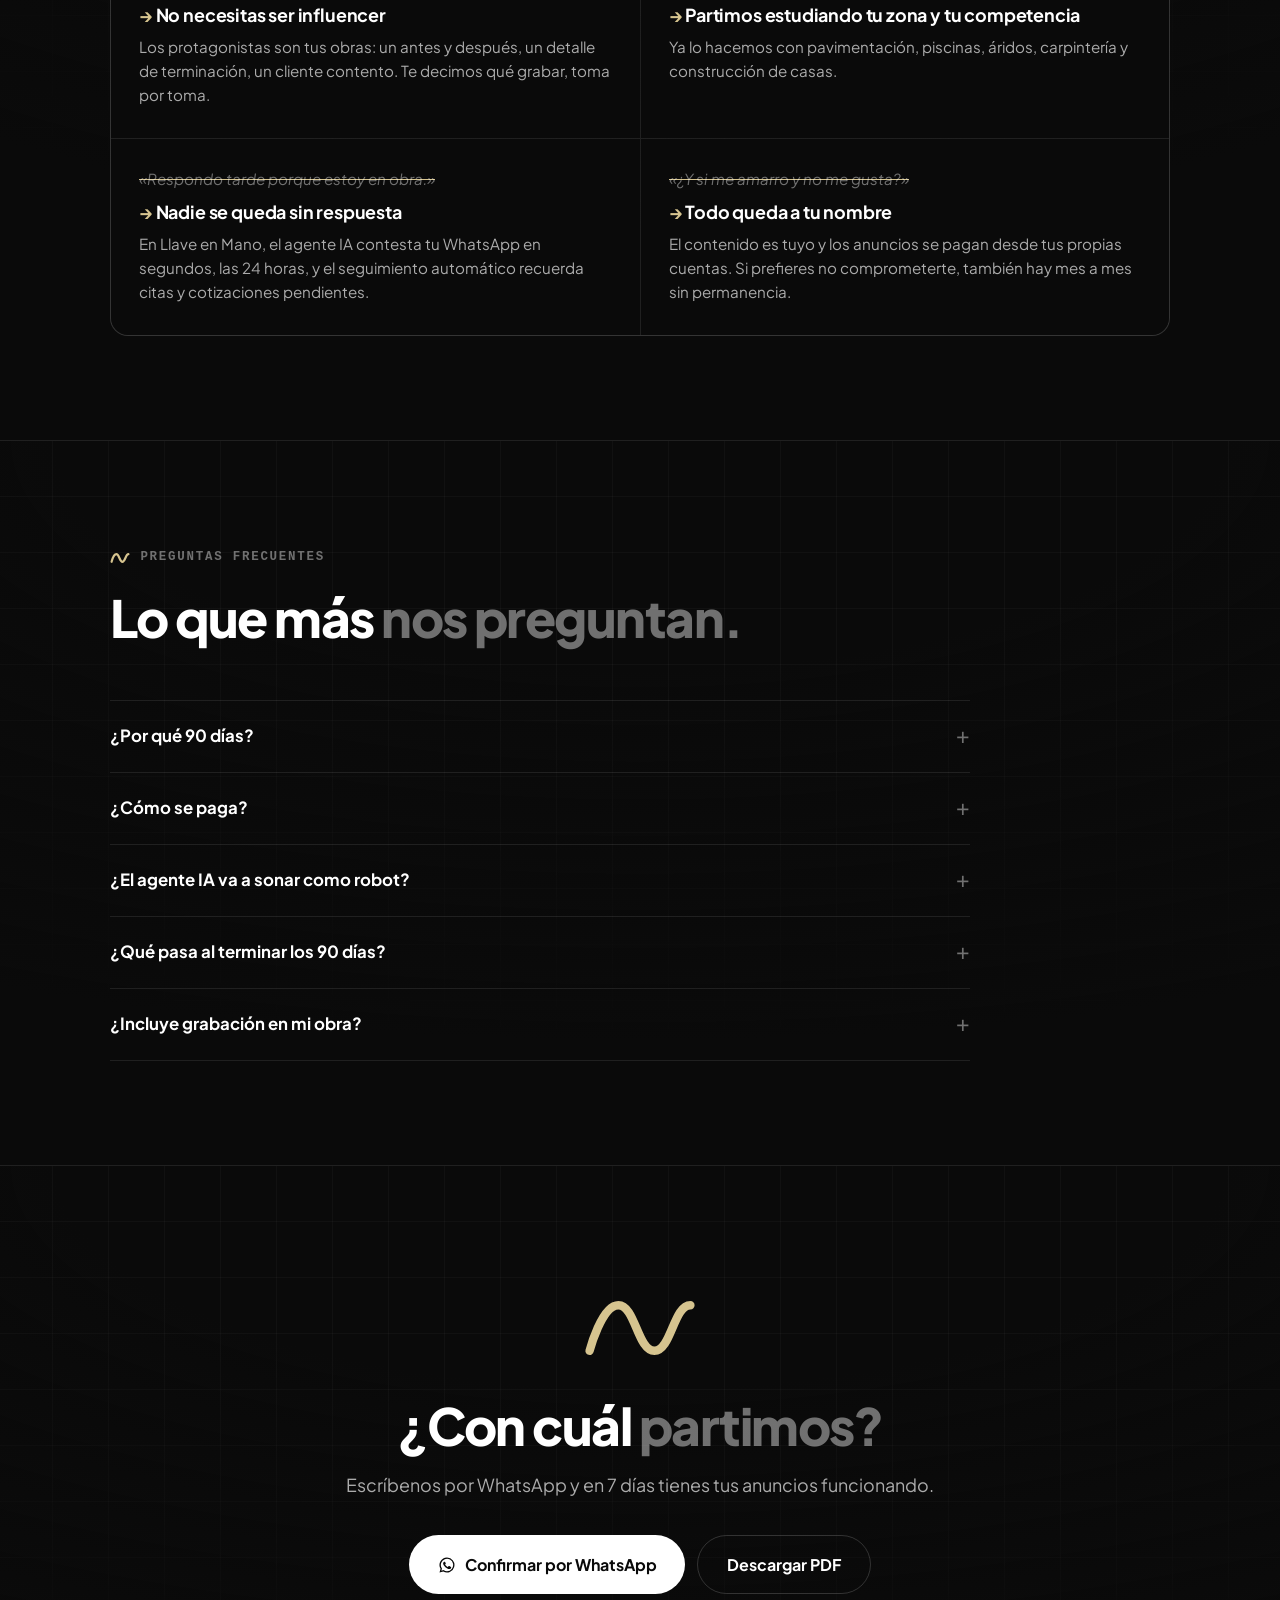
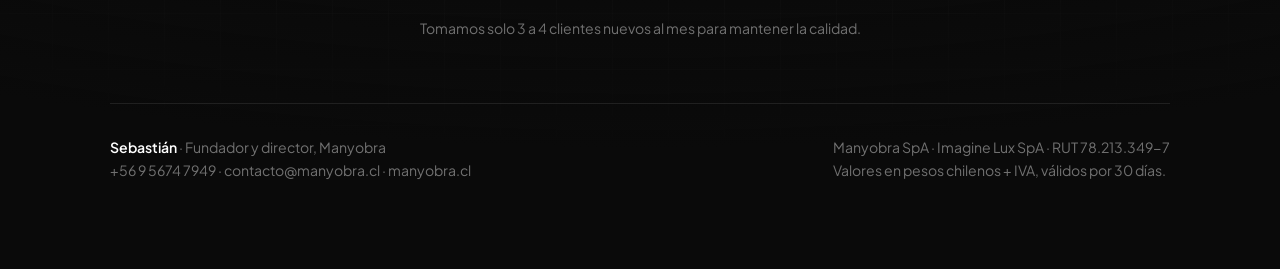
<file: ventas.html>
<!DOCTYPE html>
<html lang="es-CL">
<head>
  <meta charset="UTF-8" />
  <meta http-equiv="refresh" content="0; url=/ventas/" />
  <link rel="canonical" href="https://manyobra.cl/ventas/" />
  <meta name="robots" content="noindex, nofollow" />
  <title>Redirigiendo… | Manyobra</title>
  <script>location.replace('/ventas/');</script>
</head>
<body>
  <p>Esta página se movió a <a href="/ventas/">manyobra.cl/ventas/</a>.</p>
</body>
</html>
</file>
